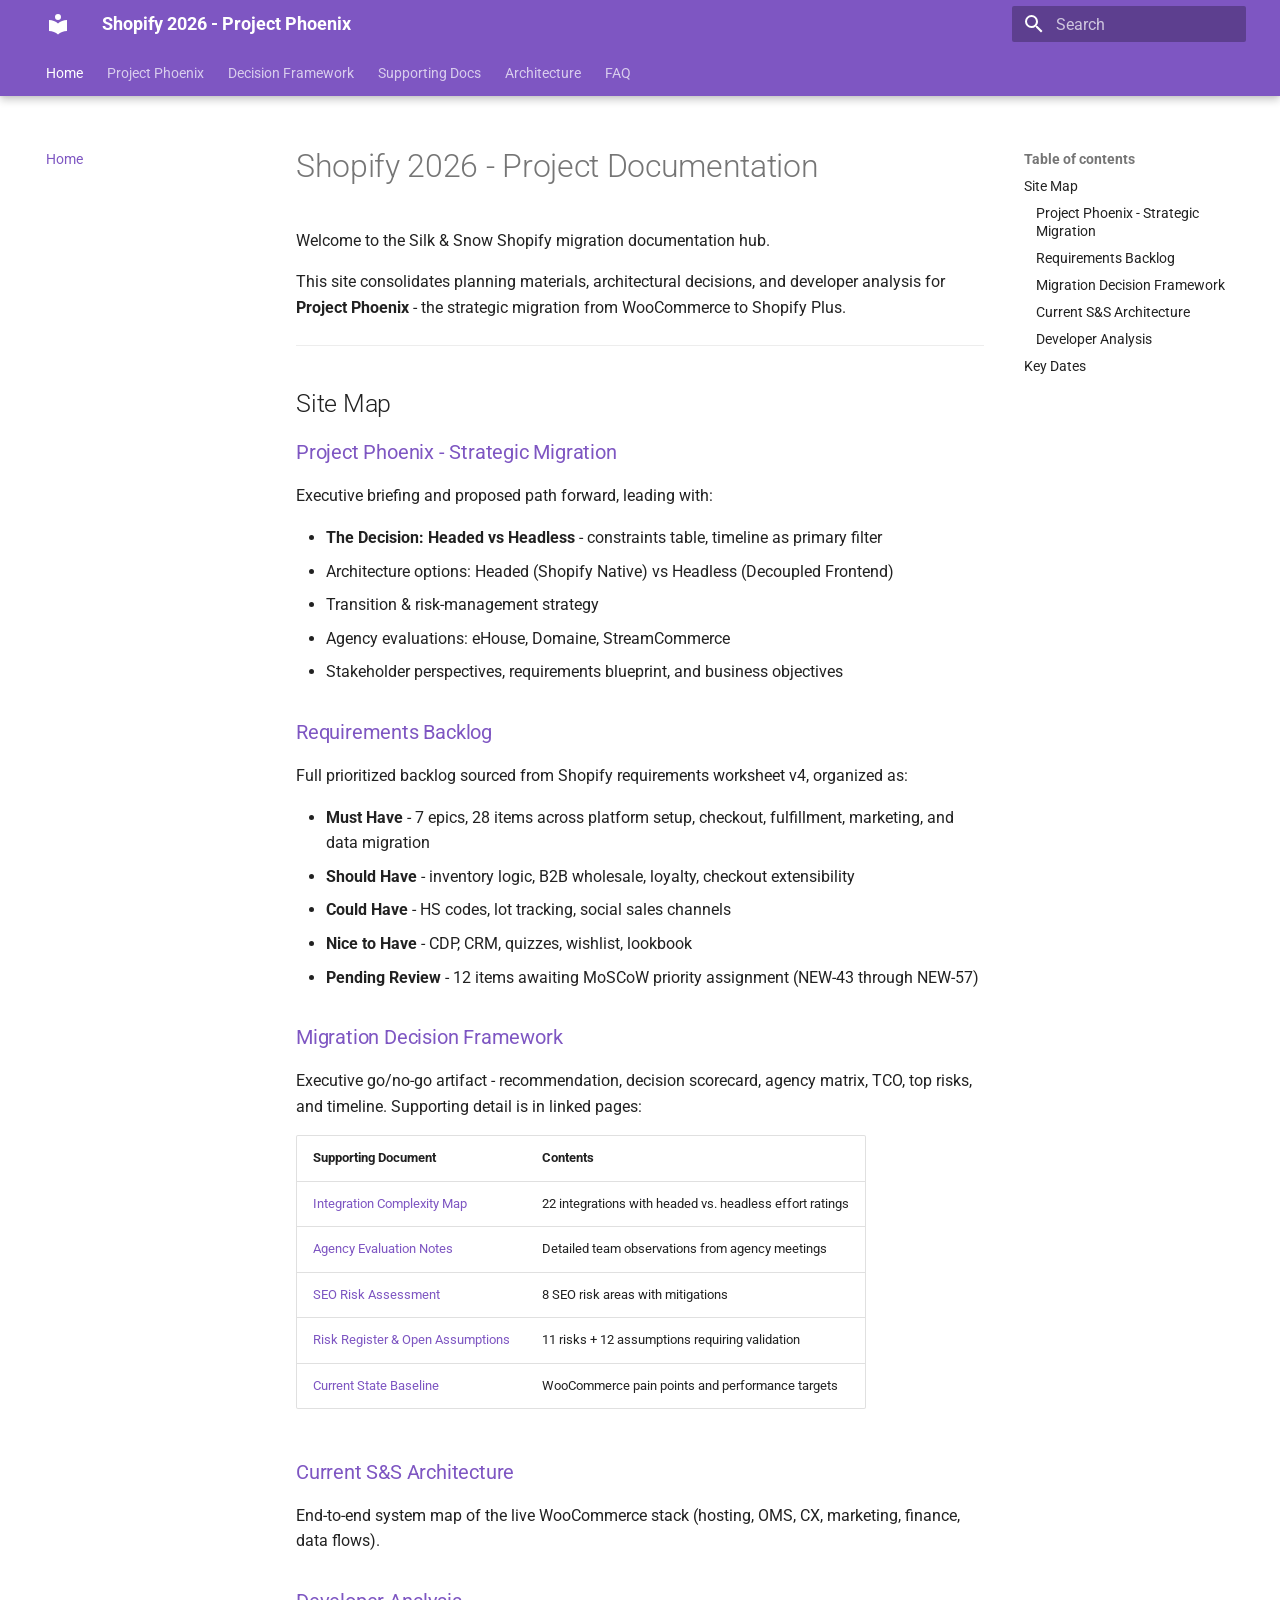
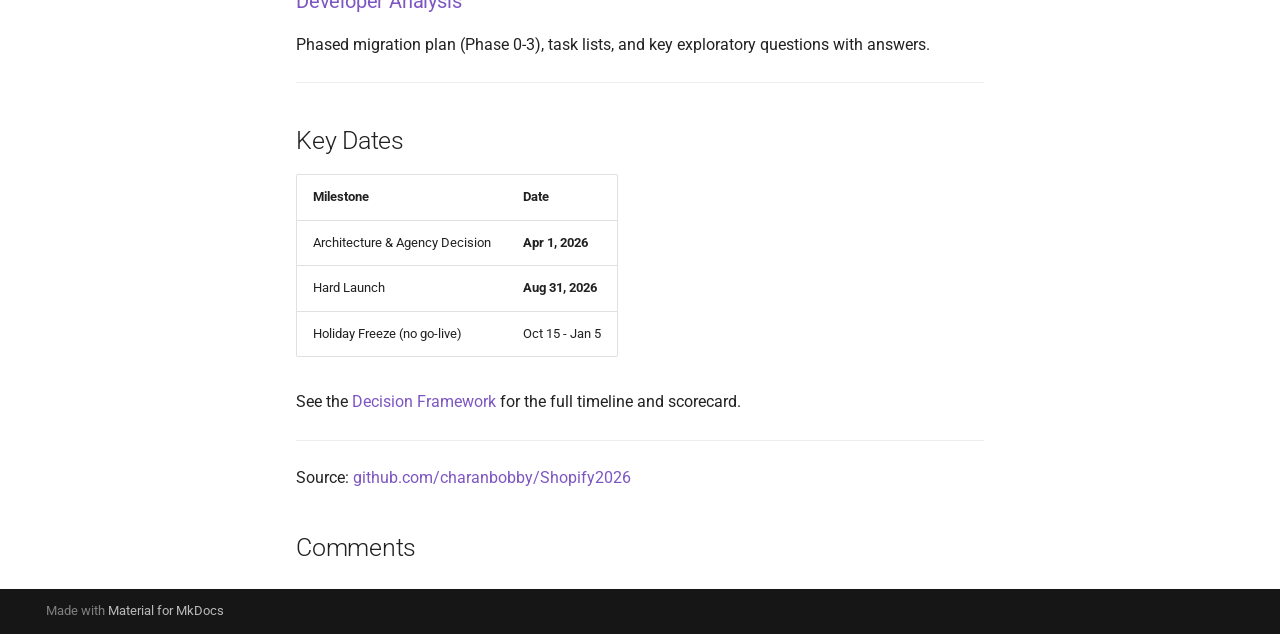
<file: index.html>
<!doctype html>
<html lang="en" class="no-js">
  <head>
    
      <meta charset="utf-8">
      <meta name="viewport" content="width=device-width,initial-scale=1">
      
      
      
        <link rel="canonical" href="https://charanbobby.github.io/Shopify2026/index.html">
      
      
      
        <link rel="next" href="project-phoenix.html">
      
      
        
      
      
      <link rel="icon" href="assets/images/favicon.png">
      <meta name="generator" content="mkdocs-1.6.1, mkdocs-material-9.7.6">
    
    
      
        <title>Shopify 2026 - Project Phoenix</title>
      
    
    
      <link rel="stylesheet" href="assets/stylesheets/main.484c7ddc.min.css">
      
        
        <link rel="stylesheet" href="assets/stylesheets/palette.ab4e12ef.min.css">
      
      


    
    
      
    
    
      
        
        
        <link rel="preconnect" href="https://fonts.gstatic.com" crossorigin>
        <link rel="stylesheet" href="https://fonts.googleapis.com/css?family=Roboto:300,300i,400,400i,700,700i%7CRoboto+Mono:400,400i,700,700i&display=fallback">
        <style>:root{--md-text-font:"Roboto";--md-code-font:"Roboto Mono"}</style>
      
    
    
      <link rel="stylesheet" href="stylesheets/extra.css">
    
    <script>__md_scope=new URL(".",location),__md_hash=e=>[...e].reduce(((e,_)=>(e<<5)-e+_.charCodeAt(0)),0),__md_get=(e,_=localStorage,t=__md_scope)=>JSON.parse(_.getItem(t.pathname+"."+e)),__md_set=(e,_,t=localStorage,a=__md_scope)=>{try{t.setItem(a.pathname+"."+e,JSON.stringify(_))}catch(e){}}</script>
    
      

    
    
  </head>
  
  
    
    
    
    
    
    <body dir="ltr" data-md-color-scheme="default" data-md-color-primary="deep-purple" data-md-color-accent="purple">
  
    
    <input class="md-toggle" data-md-toggle="drawer" type="checkbox" id="__drawer" autocomplete="off">
    <input class="md-toggle" data-md-toggle="search" type="checkbox" id="__search" autocomplete="off">
    <label class="md-overlay" for="__drawer"></label>
    <div data-md-component="skip">
      
        
        <a href="#shopify-2026-project-documentation" class="md-skip">
          Skip to content
        </a>
      
    </div>
    <div data-md-component="announce">
      
    </div>
    
    
      

  

<header class="md-header md-header--shadow md-header--lifted" data-md-component="header">
  <nav class="md-header__inner md-grid" aria-label="Header">
    <a href="index.html" title="Shopify 2026 - Project Phoenix" class="md-header__button md-logo" aria-label="Shopify 2026 - Project Phoenix" data-md-component="logo">
      
  
  <svg xmlns="http://www.w3.org/2000/svg" viewBox="0 0 24 24"><path d="M12 8a3 3 0 0 0 3-3 3 3 0 0 0-3-3 3 3 0 0 0-3 3 3 3 0 0 0 3 3m0 3.54C9.64 9.35 6.5 8 3 8v11c3.5 0 6.64 1.35 9 3.54 2.36-2.19 5.5-3.54 9-3.54V8c-3.5 0-6.64 1.35-9 3.54"/></svg>

    </a>
    <label class="md-header__button md-icon" for="__drawer">
      
      <svg xmlns="http://www.w3.org/2000/svg" viewBox="0 0 24 24"><path d="M3 6h18v2H3zm0 5h18v2H3zm0 5h18v2H3z"/></svg>
    </label>
    <div class="md-header__title" data-md-component="header-title">
      <div class="md-header__ellipsis">
        <div class="md-header__topic">
          <span class="md-ellipsis">
            Shopify 2026 - Project Phoenix
          </span>
        </div>
        <div class="md-header__topic" data-md-component="header-topic">
          <span class="md-ellipsis">
            
              Home
            
          </span>
        </div>
      </div>
    </div>
    
      
    
    
    
    
      
      
        <label class="md-header__button md-icon" for="__search">
          
          <svg xmlns="http://www.w3.org/2000/svg" viewBox="0 0 24 24"><path d="M9.5 3A6.5 6.5 0 0 1 16 9.5c0 1.61-.59 3.09-1.56 4.23l.27.27h.79l5 5-1.5 1.5-5-5v-.79l-.27-.27A6.52 6.52 0 0 1 9.5 16 6.5 6.5 0 0 1 3 9.5 6.5 6.5 0 0 1 9.5 3m0 2C7 5 5 7 5 9.5S7 14 9.5 14 14 12 14 9.5 12 5 9.5 5"/></svg>
        </label>
        <div class="md-search" data-md-component="search" role="dialog">
  <label class="md-search__overlay" for="__search"></label>
  <div class="md-search__inner" role="search">
    <form class="md-search__form" name="search">
      <input type="text" class="md-search__input" name="query" aria-label="Search" placeholder="Search" autocapitalize="off" autocorrect="off" autocomplete="off" spellcheck="false" data-md-component="search-query" required>
      <label class="md-search__icon md-icon" for="__search">
        
        <svg xmlns="http://www.w3.org/2000/svg" viewBox="0 0 24 24"><path d="M9.5 3A6.5 6.5 0 0 1 16 9.5c0 1.61-.59 3.09-1.56 4.23l.27.27h.79l5 5-1.5 1.5-5-5v-.79l-.27-.27A6.52 6.52 0 0 1 9.5 16 6.5 6.5 0 0 1 3 9.5 6.5 6.5 0 0 1 9.5 3m0 2C7 5 5 7 5 9.5S7 14 9.5 14 14 12 14 9.5 12 5 9.5 5"/></svg>
        
        <svg xmlns="http://www.w3.org/2000/svg" viewBox="0 0 24 24"><path d="M20 11v2H8l5.5 5.5-1.42 1.42L4.16 12l7.92-7.92L13.5 5.5 8 11z"/></svg>
      </label>
      <nav class="md-search__options" aria-label="Search">
        
        <button type="reset" class="md-search__icon md-icon" title="Clear" aria-label="Clear" tabindex="-1">
          
          <svg xmlns="http://www.w3.org/2000/svg" viewBox="0 0 24 24"><path d="M19 6.41 17.59 5 12 10.59 6.41 5 5 6.41 10.59 12 5 17.59 6.41 19 12 13.41 17.59 19 19 17.59 13.41 12z"/></svg>
        </button>
      </nav>
      
    </form>
    <div class="md-search__output">
      <div class="md-search__scrollwrap" tabindex="0" data-md-scrollfix>
        <div class="md-search-result" data-md-component="search-result">
          <div class="md-search-result__meta">
            Initializing search
          </div>
          <ol class="md-search-result__list" role="presentation"></ol>
        </div>
      </div>
    </div>
  </div>
</div>
      
    
    
  </nav>
  
    
      
<nav class="md-tabs" aria-label="Tabs" data-md-component="tabs">
  <div class="md-grid">
    <ul class="md-tabs__list">
      
        
  
  
  
    
  
  
    <li class="md-tabs__item md-tabs__item--active">
      <a href="index.html" class="md-tabs__link">
        
  
  
    
  
  Home

      </a>
    </li>
  

      
        
  
  
  
  
    
    
      <li class="md-tabs__item">
        <a href="project-phoenix.html" class="md-tabs__link">
          
  
  
  Project Phoenix

        </a>
      </li>
    
  

      
        
  
  
  
  
    <li class="md-tabs__item">
      <a href="decision-framework.html" class="md-tabs__link">
        
  
  
    
  
  Decision Framework

      </a>
    </li>
  

      
        
  
  
  
  
    
    
      <li class="md-tabs__item">
        <a href="integration-map.html" class="md-tabs__link">
          
  
  
  Supporting Docs

        </a>
      </li>
    
  

      
        
  
  
  
  
    
    
      <li class="md-tabs__item">
        <a href="current-sns-architecture.html" class="md-tabs__link">
          
  
  
  Architecture

        </a>
      </li>
    
  

      
        
  
  
  
  
    <li class="md-tabs__item">
      <a href="faq.html" class="md-tabs__link">
        
  
  
    
  
  FAQ

      </a>
    </li>
  

      
    </ul>
  </div>
</nav>
    
  
</header>
    
    <div class="md-container" data-md-component="container">
      
      
        
      
      <main class="md-main" data-md-component="main">
        <div class="md-main__inner md-grid">
          
            
              
              <div class="md-sidebar md-sidebar--primary" data-md-component="sidebar" data-md-type="navigation" >
                <div class="md-sidebar__scrollwrap">
                  <div class="md-sidebar__inner">
                    


  


<nav class="md-nav md-nav--primary md-nav--lifted" aria-label="Navigation" data-md-level="0">
  <label class="md-nav__title" for="__drawer">
    <a href="index.html" title="Shopify 2026 - Project Phoenix" class="md-nav__button md-logo" aria-label="Shopify 2026 - Project Phoenix" data-md-component="logo">
      
  
  <svg xmlns="http://www.w3.org/2000/svg" viewBox="0 0 24 24"><path d="M12 8a3 3 0 0 0 3-3 3 3 0 0 0-3-3 3 3 0 0 0-3 3 3 3 0 0 0 3 3m0 3.54C9.64 9.35 6.5 8 3 8v11c3.5 0 6.64 1.35 9 3.54 2.36-2.19 5.5-3.54 9-3.54V8c-3.5 0-6.64 1.35-9 3.54"/></svg>

    </a>
    Shopify 2026 - Project Phoenix
  </label>
  
  <ul class="md-nav__list" data-md-scrollfix>
    
      
      
  
  
    
  
  
  
    <li class="md-nav__item md-nav__item--active">
      
      <input class="md-nav__toggle md-toggle" type="checkbox" id="__toc">
      
      
        
      
      
        <label class="md-nav__link md-nav__link--active" for="__toc">
          
  
  
  <span class="md-ellipsis">
    
  
    Home
  

    
  </span>
  
  

          <span class="md-nav__icon md-icon"></span>
        </label>
      
      <a href="index.html" class="md-nav__link md-nav__link--active">
        
  
  
  <span class="md-ellipsis">
    
  
    Home
  

    
  </span>
  
  

      </a>
      
        

<nav class="md-nav md-nav--secondary" aria-label="Table of contents">
  
  
  
    
  
  
    <label class="md-nav__title" for="__toc">
      <span class="md-nav__icon md-icon"></span>
      Table of contents
    </label>
    <ul class="md-nav__list" data-md-component="toc" data-md-scrollfix>
      
        <li class="md-nav__item">
  <a href="#site-map" class="md-nav__link">
    <span class="md-ellipsis">
      
        Site Map
      
    </span>
  </a>
  
    <nav class="md-nav" aria-label="Site Map">
      <ul class="md-nav__list">
        
          <li class="md-nav__item">
  <a href="#project-phoenix-strategic-migration" class="md-nav__link">
    <span class="md-ellipsis">
      
        Project Phoenix - Strategic Migration
      
    </span>
  </a>
  
</li>
        
          <li class="md-nav__item">
  <a href="#requirements-backlog" class="md-nav__link">
    <span class="md-ellipsis">
      
        Requirements Backlog
      
    </span>
  </a>
  
</li>
        
          <li class="md-nav__item">
  <a href="#migration-decision-framework" class="md-nav__link">
    <span class="md-ellipsis">
      
        Migration Decision Framework
      
    </span>
  </a>
  
</li>
        
          <li class="md-nav__item">
  <a href="#current-ss-architecture" class="md-nav__link">
    <span class="md-ellipsis">
      
        Current S&amp;S Architecture
      
    </span>
  </a>
  
</li>
        
          <li class="md-nav__item">
  <a href="#developer-analysis" class="md-nav__link">
    <span class="md-ellipsis">
      
        Developer Analysis
      
    </span>
  </a>
  
</li>
        
      </ul>
    </nav>
  
</li>
      
        <li class="md-nav__item">
  <a href="#key-dates" class="md-nav__link">
    <span class="md-ellipsis">
      
        Key Dates
      
    </span>
  </a>
  
</li>
      
    </ul>
  
</nav>
      
    </li>
  

    
      
      
  
  
  
  
    
    
    
    
      
      
        
      
    
    
    <li class="md-nav__item md-nav__item--nested">
      
        
        
        <input class="md-nav__toggle md-toggle " type="checkbox" id="__nav_2" >
        
          
          <label class="md-nav__link" for="__nav_2" id="__nav_2_label" tabindex="0">
            
  
  
  <span class="md-ellipsis">
    
  
    Project Phoenix
  

    
  </span>
  
  

            <span class="md-nav__icon md-icon"></span>
          </label>
        
        <nav class="md-nav" data-md-level="1" aria-labelledby="__nav_2_label" aria-expanded="false">
          <label class="md-nav__title" for="__nav_2">
            <span class="md-nav__icon md-icon"></span>
            
  
    Project Phoenix
  

          </label>
          <ul class="md-nav__list" data-md-scrollfix>
            
              
                
  
  
  
  
    <li class="md-nav__item">
      <a href="project-phoenix.html" class="md-nav__link">
        
  
  
  <span class="md-ellipsis">
    
  
    Strategic Migration
  

    
  </span>
  
  

      </a>
    </li>
  

              
            
              
                
  
  
  
  
    <li class="md-nav__item">
      <a href="requirements-backlog.html" class="md-nav__link">
        
  
  
  <span class="md-ellipsis">
    
  
    Requirements Backlog
  

    
  </span>
  
  

      </a>
    </li>
  

              
            
          </ul>
        </nav>
      
    </li>
  

    
      
      
  
  
  
  
    <li class="md-nav__item">
      <a href="decision-framework.html" class="md-nav__link">
        
  
  
  <span class="md-ellipsis">
    
  
    Decision Framework
  

    
  </span>
  
  

      </a>
    </li>
  

    
      
      
  
  
  
  
    
    
    
    
      
      
        
      
    
    
    <li class="md-nav__item md-nav__item--nested">
      
        
        
        <input class="md-nav__toggle md-toggle " type="checkbox" id="__nav_4" >
        
          
          <label class="md-nav__link" for="__nav_4" id="__nav_4_label" tabindex="0">
            
  
  
  <span class="md-ellipsis">
    
  
    Supporting Docs
  

    
  </span>
  
  

            <span class="md-nav__icon md-icon"></span>
          </label>
        
        <nav class="md-nav" data-md-level="1" aria-labelledby="__nav_4_label" aria-expanded="false">
          <label class="md-nav__title" for="__nav_4">
            <span class="md-nav__icon md-icon"></span>
            
  
    Supporting Docs
  

          </label>
          <ul class="md-nav__list" data-md-scrollfix>
            
              
                
  
  
  
  
    <li class="md-nav__item">
      <a href="integration-map.html" class="md-nav__link">
        
  
  
  <span class="md-ellipsis">
    
  
    Integration Map
  

    
  </span>
  
  

      </a>
    </li>
  

              
            
              
                
  
  
  
  
    <li class="md-nav__item">
      <a href="agency-notes.html" class="md-nav__link">
        
  
  
  <span class="md-ellipsis">
    
  
    Agency Notes
  

    
  </span>
  
  

      </a>
    </li>
  

              
            
              
                
  
  
  
  
    <li class="md-nav__item">
      <a href="seo-risk-assessment.html" class="md-nav__link">
        
  
  
  <span class="md-ellipsis">
    
  
    SEO Risk Assessment
  

    
  </span>
  
  

      </a>
    </li>
  

              
            
              
                
  
  
  
  
    <li class="md-nav__item">
      <a href="risk-register.html" class="md-nav__link">
        
  
  
  <span class="md-ellipsis">
    
  
    Risk Register
  

    
  </span>
  
  

      </a>
    </li>
  

              
            
              
                
  
  
  
  
    <li class="md-nav__item">
      <a href="current-state-baseline.html" class="md-nav__link">
        
  
  
  <span class="md-ellipsis">
    
  
    Current State Baseline
  

    
  </span>
  
  

      </a>
    </li>
  

              
            
          </ul>
        </nav>
      
    </li>
  

    
      
      
  
  
  
  
    
    
    
    
      
      
        
      
    
    
    <li class="md-nav__item md-nav__item--nested">
      
        
        
        <input class="md-nav__toggle md-toggle " type="checkbox" id="__nav_5" >
        
          
          <label class="md-nav__link" for="__nav_5" id="__nav_5_label" tabindex="0">
            
  
  
  <span class="md-ellipsis">
    
  
    Architecture
  

    
  </span>
  
  

            <span class="md-nav__icon md-icon"></span>
          </label>
        
        <nav class="md-nav" data-md-level="1" aria-labelledby="__nav_5_label" aria-expanded="false">
          <label class="md-nav__title" for="__nav_5">
            <span class="md-nav__icon md-icon"></span>
            
  
    Architecture
  

          </label>
          <ul class="md-nav__list" data-md-scrollfix>
            
              
                
  
  
  
  
    <li class="md-nav__item">
      <a href="current-sns-architecture.html" class="md-nav__link">
        
  
  
  <span class="md-ellipsis">
    
  
    Current S&S Architecture
  

    
  </span>
  
  

      </a>
    </li>
  

              
            
              
                
  
  
  
  
    <li class="md-nav__item">
      <a href="short-term-strategy.html" class="md-nav__link">
        
  
  
  <span class="md-ellipsis">
    
  
    Short-Term Strategy
  

    
  </span>
  
  

      </a>
    </li>
  

              
            
          </ul>
        </nav>
      
    </li>
  

    
      
      
  
  
  
  
    <li class="md-nav__item">
      <a href="faq.html" class="md-nav__link">
        
  
  
  <span class="md-ellipsis">
    
  
    FAQ
  

    
  </span>
  
  

      </a>
    </li>
  

    
  </ul>
</nav>
                  </div>
                </div>
              </div>
            
            
              
              <div class="md-sidebar md-sidebar--secondary" data-md-component="sidebar" data-md-type="toc" >
                <div class="md-sidebar__scrollwrap">
                  <div class="md-sidebar__inner">
                    

<nav class="md-nav md-nav--secondary" aria-label="Table of contents">
  
  
  
    
  
  
    <label class="md-nav__title" for="__toc">
      <span class="md-nav__icon md-icon"></span>
      Table of contents
    </label>
    <ul class="md-nav__list" data-md-component="toc" data-md-scrollfix>
      
        <li class="md-nav__item">
  <a href="#site-map" class="md-nav__link">
    <span class="md-ellipsis">
      
        Site Map
      
    </span>
  </a>
  
    <nav class="md-nav" aria-label="Site Map">
      <ul class="md-nav__list">
        
          <li class="md-nav__item">
  <a href="#project-phoenix-strategic-migration" class="md-nav__link">
    <span class="md-ellipsis">
      
        Project Phoenix - Strategic Migration
      
    </span>
  </a>
  
</li>
        
          <li class="md-nav__item">
  <a href="#requirements-backlog" class="md-nav__link">
    <span class="md-ellipsis">
      
        Requirements Backlog
      
    </span>
  </a>
  
</li>
        
          <li class="md-nav__item">
  <a href="#migration-decision-framework" class="md-nav__link">
    <span class="md-ellipsis">
      
        Migration Decision Framework
      
    </span>
  </a>
  
</li>
        
          <li class="md-nav__item">
  <a href="#current-ss-architecture" class="md-nav__link">
    <span class="md-ellipsis">
      
        Current S&amp;S Architecture
      
    </span>
  </a>
  
</li>
        
          <li class="md-nav__item">
  <a href="#developer-analysis" class="md-nav__link">
    <span class="md-ellipsis">
      
        Developer Analysis
      
    </span>
  </a>
  
</li>
        
      </ul>
    </nav>
  
</li>
      
        <li class="md-nav__item">
  <a href="#key-dates" class="md-nav__link">
    <span class="md-ellipsis">
      
        Key Dates
      
    </span>
  </a>
  
</li>
      
    </ul>
  
</nav>
                  </div>
                </div>
              </div>
            
          
          
            <div class="md-content" data-md-component="content">
              
              <article class="md-content__inner md-typeset">
                
                  



<h1 id="shopify-2026-project-documentation">Shopify 2026 - Project Documentation<a class="headerlink" href="#shopify-2026-project-documentation" title="Permanent link">&para;</a></h1>
<p>Welcome to the Silk &amp; Snow Shopify migration documentation hub.</p>
<p>This site consolidates planning materials, architectural decisions, and developer analysis for <strong>Project Phoenix</strong> - the strategic migration from WooCommerce to Shopify Plus.</p>
<hr />
<h2 id="site-map">Site Map<a class="headerlink" href="#site-map" title="Permanent link">&para;</a></h2>
<h3 id="project-phoenix-strategic-migration"><a href="project-phoenix.html">Project Phoenix - Strategic Migration</a><a class="headerlink" href="#project-phoenix-strategic-migration" title="Permanent link">&para;</a></h3>
<p>Executive briefing and proposed path forward, leading with:</p>
<ul>
<li><strong>The Decision: Headed vs Headless</strong> - constraints table, timeline as primary filter</li>
<li>Architecture options: Headed (Shopify Native) vs Headless (Decoupled Frontend)</li>
<li>Transition &amp; risk-management strategy</li>
<li>Agency evaluations: eHouse, Domaine, StreamCommerce</li>
<li>Stakeholder perspectives, requirements blueprint, and business objectives</li>
</ul>
<h3 id="requirements-backlog"><a href="requirements-backlog.html">Requirements Backlog</a><a class="headerlink" href="#requirements-backlog" title="Permanent link">&para;</a></h3>
<p>Full prioritized backlog sourced from Shopify requirements worksheet v4, organized as:</p>
<ul>
<li><strong>Must Have</strong> - 7 epics, 28 items across platform setup, checkout, fulfillment, marketing, and data migration</li>
<li><strong>Should Have</strong> - inventory logic, B2B wholesale, loyalty, checkout extensibility</li>
<li><strong>Could Have</strong> - HS codes, lot tracking, social sales channels</li>
<li><strong>Nice to Have</strong> - CDP, CRM, quizzes, wishlist, lookbook</li>
<li><strong>Pending Review</strong> - 12 items awaiting MoSCoW priority assignment (NEW-43 through NEW-57)</li>
</ul>
<h3 id="migration-decision-framework"><a href="decision-framework.html">Migration Decision Framework</a><a class="headerlink" href="#migration-decision-framework" title="Permanent link">&para;</a></h3>
<p>Executive go/no-go artifact - recommendation, decision scorecard, agency matrix, TCO, top risks, and timeline. Supporting detail is in linked pages:</p>
<table>
<thead>
<tr>
<th>Supporting Document</th>
<th>Contents</th>
</tr>
</thead>
<tbody>
<tr>
<td><a href="integration-map.html">Integration Complexity Map</a></td>
<td>22 integrations with headed vs. headless effort ratings</td>
</tr>
<tr>
<td><a href="agency-notes.html">Agency Evaluation Notes</a></td>
<td>Detailed team observations from agency meetings</td>
</tr>
<tr>
<td><a href="seo-risk-assessment.html">SEO Risk Assessment</a></td>
<td>8 SEO risk areas with mitigations</td>
</tr>
<tr>
<td><a href="risk-register.html">Risk Register &amp; Open Assumptions</a></td>
<td>11 risks + 12 assumptions requiring validation</td>
</tr>
<tr>
<td><a href="current-state-baseline.html">Current State Baseline</a></td>
<td>WooCommerce pain points and performance targets</td>
</tr>
</tbody>
</table>
<h3 id="current-ss-architecture"><a href="current-sns-architecture.html">Current S&amp;S Architecture</a><a class="headerlink" href="#current-ss-architecture" title="Permanent link">&para;</a></h3>
<p>End-to-end system map of the live WooCommerce stack (hosting, OMS, CX, marketing, finance, data flows).</p>
<h3 id="developer-analysis"><a href="short-term-strategy.html">Developer Analysis</a><a class="headerlink" href="#developer-analysis" title="Permanent link">&para;</a></h3>
<p>Phased migration plan (Phase 0-3), task lists, and key exploratory questions with answers.</p>
<hr />
<h2 id="key-dates">Key Dates<a class="headerlink" href="#key-dates" title="Permanent link">&para;</a></h2>
<table>
<thead>
<tr>
<th>Milestone</th>
<th>Date</th>
</tr>
</thead>
<tbody>
<tr>
<td>Architecture &amp; Agency Decision</td>
<td><strong>Apr 1, 2026</strong></td>
</tr>
<tr>
<td>Hard Launch</td>
<td><strong>Aug 31, 2026</strong></td>
</tr>
<tr>
<td>Holiday Freeze (no go-live)</td>
<td>Oct 15 - Jan 5</td>
</tr>
</tbody>
</table>
<p>See the <a href="decision-framework.html">Decision Framework</a> for the full timeline and scorecard.</p>
<hr />
<p>Source: <a href="https://github.com/charanbobby/Shopify2026">github.com/charanbobby/Shopify2026</a></p>







  
  





<h2 id="__comments">Comments</h2>
<script src="https://giscus.app/client.js"
        data-repo="charanbobby/Shopify2026"
        data-repo-id="R_kgDORkW7oQ"
        data-category="Q&A"
        data-category-id="DIC_kwDORkW7oc4C4LSl"
        data-mapping="pathname"
        data-strict="0"
        data-reactions-enabled="1"
        data-emit-metadata="0"
        data-input-position="bottom"
        data-theme="preferred_color_scheme"
        data-lang="en"
        crossorigin="anonymous"
        async>
</script>
                
              </article>
            </div>
          
          
<script>var target=document.getElementById(location.hash.slice(1));target&&target.name&&(target.checked=target.name.startsWith("__tabbed_"))</script>
        </div>
        
          <button type="button" class="md-top md-icon" data-md-component="top" hidden>
  
  <svg xmlns="http://www.w3.org/2000/svg" viewBox="0 0 24 24"><path d="M13 20h-2V8l-5.5 5.5-1.42-1.42L12 4.16l7.92 7.92-1.42 1.42L13 8z"/></svg>
  Back to top
</button>
        
      </main>
      
        <footer class="md-footer">
  
  <div class="md-footer-meta md-typeset">
    <div class="md-footer-meta__inner md-grid">
      <div class="md-copyright">
  
  
    Made with
    <a href="https://squidfunk.github.io/mkdocs-material/" target="_blank" rel="noopener">
      Material for MkDocs
    </a>
  
</div>
      
    </div>
  </div>
</footer>
      
    </div>
    <div class="md-dialog" data-md-component="dialog">
      <div class="md-dialog__inner md-typeset"></div>
    </div>
    
      <div class="md-progress" data-md-component="progress" role="progressbar"></div>
    
    
    
      
      
      <script id="__config" type="application/json">{"annotate": null, "base": ".", "features": ["navigation.tabs", "navigation.tabs.sticky", "navigation.top", "navigation.sections", "navigation.instant", "navigation.instant.progress", "search.highlight"], "search": "assets/javascripts/workers/search.2c215733.min.js", "tags": null, "translations": {"clipboard.copied": "Copied to clipboard", "clipboard.copy": "Copy to clipboard", "search.result.more.one": "1 more on this page", "search.result.more.other": "# more on this page", "search.result.none": "No matching documents", "search.result.one": "1 matching document", "search.result.other": "# matching documents", "search.result.placeholder": "Type to start searching", "search.result.term.missing": "Missing", "select.version": "Select version"}, "version": null}</script>
    
    
      <script src="assets/javascripts/bundle.79ae519e.min.js"></script>
      
    
  </body>
</html>
</file>
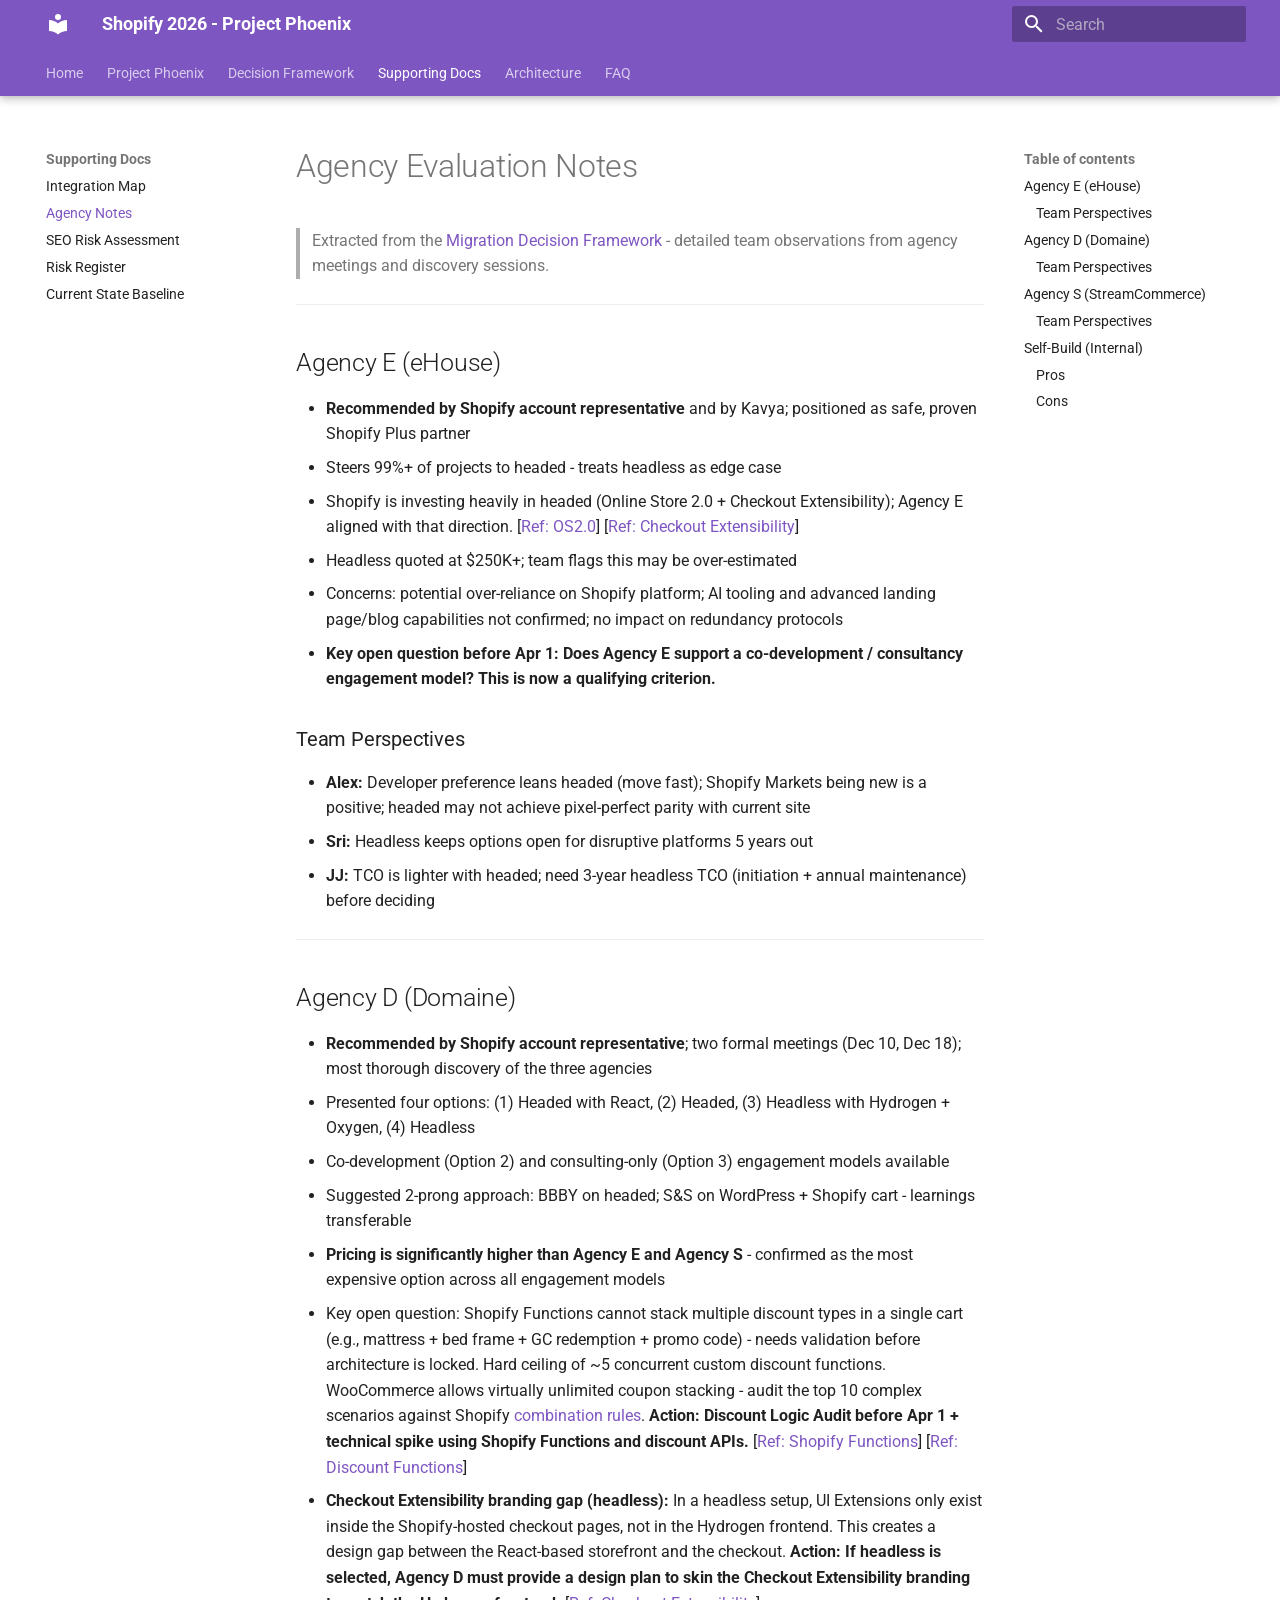
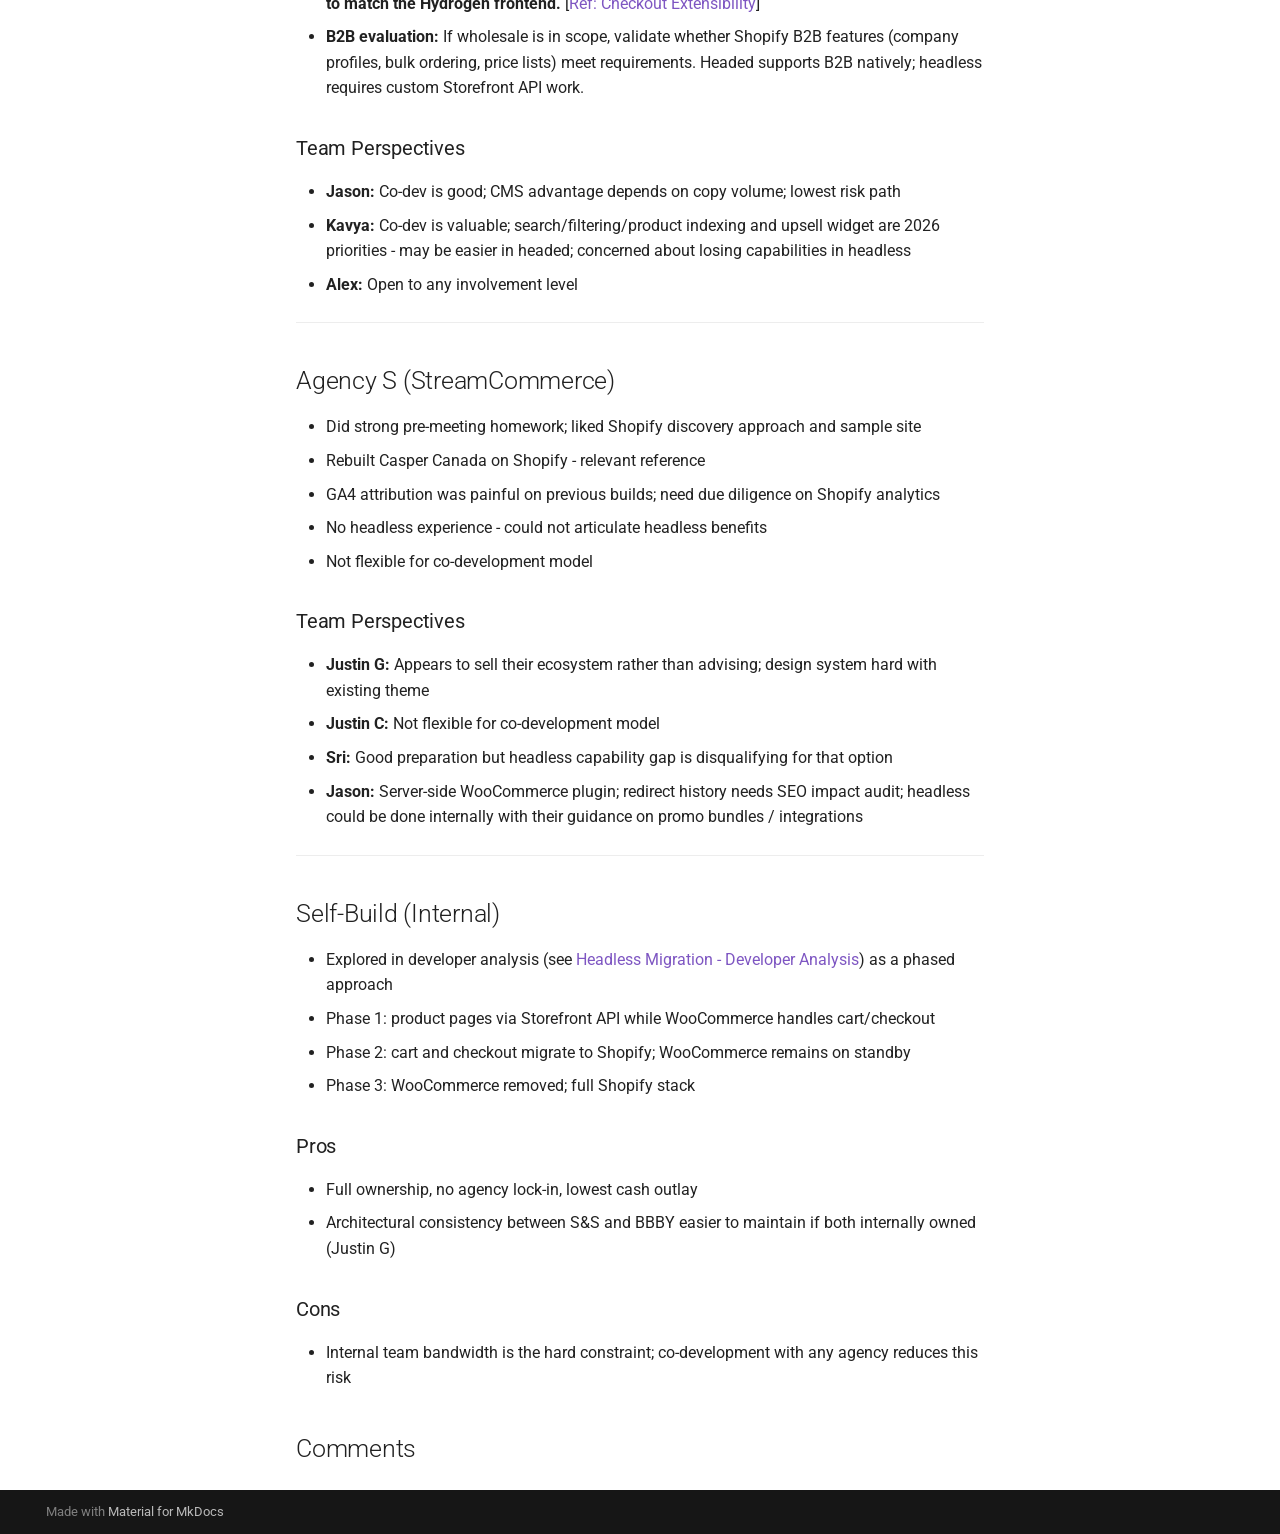
<file: agency-notes.html>
<!doctype html>
<html lang="en" class="no-js">
  <head>
    
      <meta charset="utf-8">
      <meta name="viewport" content="width=device-width,initial-scale=1">
      
      
      
        <link rel="canonical" href="https://charanbobby.github.io/Shopify2026/agency-notes.html">
      
      
        <link rel="prev" href="integration-map.html">
      
      
        <link rel="next" href="seo-risk-assessment.html">
      
      
        
      
      
      <link rel="icon" href="assets/images/favicon.png">
      <meta name="generator" content="mkdocs-1.6.1, mkdocs-material-9.7.6">
    
    
      
        <title>Agency Notes - Shopify 2026 - Project Phoenix</title>
      
    
    
      <link rel="stylesheet" href="assets/stylesheets/main.484c7ddc.min.css">
      
        
        <link rel="stylesheet" href="assets/stylesheets/palette.ab4e12ef.min.css">
      
      


    
    
      
    
    
      
        
        
        <link rel="preconnect" href="https://fonts.gstatic.com" crossorigin>
        <link rel="stylesheet" href="https://fonts.googleapis.com/css?family=Roboto:300,300i,400,400i,700,700i%7CRoboto+Mono:400,400i,700,700i&display=fallback">
        <style>:root{--md-text-font:"Roboto";--md-code-font:"Roboto Mono"}</style>
      
    
    
      <link rel="stylesheet" href="stylesheets/extra.css">
    
    <script>__md_scope=new URL(".",location),__md_hash=e=>[...e].reduce(((e,_)=>(e<<5)-e+_.charCodeAt(0)),0),__md_get=(e,_=localStorage,t=__md_scope)=>JSON.parse(_.getItem(t.pathname+"."+e)),__md_set=(e,_,t=localStorage,a=__md_scope)=>{try{t.setItem(a.pathname+"."+e,JSON.stringify(_))}catch(e){}}</script>
    
      

    
    
  </head>
  
  
    
    
    
    
    
    <body dir="ltr" data-md-color-scheme="default" data-md-color-primary="deep-purple" data-md-color-accent="purple">
  
    
    <input class="md-toggle" data-md-toggle="drawer" type="checkbox" id="__drawer" autocomplete="off">
    <input class="md-toggle" data-md-toggle="search" type="checkbox" id="__search" autocomplete="off">
    <label class="md-overlay" for="__drawer"></label>
    <div data-md-component="skip">
      
        
        <a href="#agency-evaluation-notes" class="md-skip">
          Skip to content
        </a>
      
    </div>
    <div data-md-component="announce">
      
    </div>
    
    
      

  

<header class="md-header md-header--shadow md-header--lifted" data-md-component="header">
  <nav class="md-header__inner md-grid" aria-label="Header">
    <a href="index.html" title="Shopify 2026 - Project Phoenix" class="md-header__button md-logo" aria-label="Shopify 2026 - Project Phoenix" data-md-component="logo">
      
  
  <svg xmlns="http://www.w3.org/2000/svg" viewBox="0 0 24 24"><path d="M12 8a3 3 0 0 0 3-3 3 3 0 0 0-3-3 3 3 0 0 0-3 3 3 3 0 0 0 3 3m0 3.54C9.64 9.35 6.5 8 3 8v11c3.5 0 6.64 1.35 9 3.54 2.36-2.19 5.5-3.54 9-3.54V8c-3.5 0-6.64 1.35-9 3.54"/></svg>

    </a>
    <label class="md-header__button md-icon" for="__drawer">
      
      <svg xmlns="http://www.w3.org/2000/svg" viewBox="0 0 24 24"><path d="M3 6h18v2H3zm0 5h18v2H3zm0 5h18v2H3z"/></svg>
    </label>
    <div class="md-header__title" data-md-component="header-title">
      <div class="md-header__ellipsis">
        <div class="md-header__topic">
          <span class="md-ellipsis">
            Shopify 2026 - Project Phoenix
          </span>
        </div>
        <div class="md-header__topic" data-md-component="header-topic">
          <span class="md-ellipsis">
            
              Agency Notes
            
          </span>
        </div>
      </div>
    </div>
    
      
    
    
    
    
      
      
        <label class="md-header__button md-icon" for="__search">
          
          <svg xmlns="http://www.w3.org/2000/svg" viewBox="0 0 24 24"><path d="M9.5 3A6.5 6.5 0 0 1 16 9.5c0 1.61-.59 3.09-1.56 4.23l.27.27h.79l5 5-1.5 1.5-5-5v-.79l-.27-.27A6.52 6.52 0 0 1 9.5 16 6.5 6.5 0 0 1 3 9.5 6.5 6.5 0 0 1 9.5 3m0 2C7 5 5 7 5 9.5S7 14 9.5 14 14 12 14 9.5 12 5 9.5 5"/></svg>
        </label>
        <div class="md-search" data-md-component="search" role="dialog">
  <label class="md-search__overlay" for="__search"></label>
  <div class="md-search__inner" role="search">
    <form class="md-search__form" name="search">
      <input type="text" class="md-search__input" name="query" aria-label="Search" placeholder="Search" autocapitalize="off" autocorrect="off" autocomplete="off" spellcheck="false" data-md-component="search-query" required>
      <label class="md-search__icon md-icon" for="__search">
        
        <svg xmlns="http://www.w3.org/2000/svg" viewBox="0 0 24 24"><path d="M9.5 3A6.5 6.5 0 0 1 16 9.5c0 1.61-.59 3.09-1.56 4.23l.27.27h.79l5 5-1.5 1.5-5-5v-.79l-.27-.27A6.52 6.52 0 0 1 9.5 16 6.5 6.5 0 0 1 3 9.5 6.5 6.5 0 0 1 9.5 3m0 2C7 5 5 7 5 9.5S7 14 9.5 14 14 12 14 9.5 12 5 9.5 5"/></svg>
        
        <svg xmlns="http://www.w3.org/2000/svg" viewBox="0 0 24 24"><path d="M20 11v2H8l5.5 5.5-1.42 1.42L4.16 12l7.92-7.92L13.5 5.5 8 11z"/></svg>
      </label>
      <nav class="md-search__options" aria-label="Search">
        
        <button type="reset" class="md-search__icon md-icon" title="Clear" aria-label="Clear" tabindex="-1">
          
          <svg xmlns="http://www.w3.org/2000/svg" viewBox="0 0 24 24"><path d="M19 6.41 17.59 5 12 10.59 6.41 5 5 6.41 10.59 12 5 17.59 6.41 19 12 13.41 17.59 19 19 17.59 13.41 12z"/></svg>
        </button>
      </nav>
      
    </form>
    <div class="md-search__output">
      <div class="md-search__scrollwrap" tabindex="0" data-md-scrollfix>
        <div class="md-search-result" data-md-component="search-result">
          <div class="md-search-result__meta">
            Initializing search
          </div>
          <ol class="md-search-result__list" role="presentation"></ol>
        </div>
      </div>
    </div>
  </div>
</div>
      
    
    
  </nav>
  
    
      
<nav class="md-tabs" aria-label="Tabs" data-md-component="tabs">
  <div class="md-grid">
    <ul class="md-tabs__list">
      
        
  
  
  
  
    <li class="md-tabs__item">
      <a href="index.html" class="md-tabs__link">
        
  
  
    
  
  Home

      </a>
    </li>
  

      
        
  
  
  
  
    
    
      <li class="md-tabs__item">
        <a href="project-phoenix.html" class="md-tabs__link">
          
  
  
  Project Phoenix

        </a>
      </li>
    
  

      
        
  
  
  
  
    <li class="md-tabs__item">
      <a href="decision-framework.html" class="md-tabs__link">
        
  
  
    
  
  Decision Framework

      </a>
    </li>
  

      
        
  
  
  
    
  
  
    
    
      <li class="md-tabs__item md-tabs__item--active">
        <a href="integration-map.html" class="md-tabs__link">
          
  
  
  Supporting Docs

        </a>
      </li>
    
  

      
        
  
  
  
  
    
    
      <li class="md-tabs__item">
        <a href="current-sns-architecture.html" class="md-tabs__link">
          
  
  
  Architecture

        </a>
      </li>
    
  

      
        
  
  
  
  
    <li class="md-tabs__item">
      <a href="faq.html" class="md-tabs__link">
        
  
  
    
  
  FAQ

      </a>
    </li>
  

      
    </ul>
  </div>
</nav>
    
  
</header>
    
    <div class="md-container" data-md-component="container">
      
      
        
      
      <main class="md-main" data-md-component="main">
        <div class="md-main__inner md-grid">
          
            
              
              <div class="md-sidebar md-sidebar--primary" data-md-component="sidebar" data-md-type="navigation" >
                <div class="md-sidebar__scrollwrap">
                  <div class="md-sidebar__inner">
                    


  


<nav class="md-nav md-nav--primary md-nav--lifted" aria-label="Navigation" data-md-level="0">
  <label class="md-nav__title" for="__drawer">
    <a href="index.html" title="Shopify 2026 - Project Phoenix" class="md-nav__button md-logo" aria-label="Shopify 2026 - Project Phoenix" data-md-component="logo">
      
  
  <svg xmlns="http://www.w3.org/2000/svg" viewBox="0 0 24 24"><path d="M12 8a3 3 0 0 0 3-3 3 3 0 0 0-3-3 3 3 0 0 0-3 3 3 3 0 0 0 3 3m0 3.54C9.64 9.35 6.5 8 3 8v11c3.5 0 6.64 1.35 9 3.54 2.36-2.19 5.5-3.54 9-3.54V8c-3.5 0-6.64 1.35-9 3.54"/></svg>

    </a>
    Shopify 2026 - Project Phoenix
  </label>
  
  <ul class="md-nav__list" data-md-scrollfix>
    
      
      
  
  
  
  
    <li class="md-nav__item">
      <a href="index.html" class="md-nav__link">
        
  
  
  <span class="md-ellipsis">
    
  
    Home
  

    
  </span>
  
  

      </a>
    </li>
  

    
      
      
  
  
  
  
    
    
    
    
      
      
        
      
    
    
    <li class="md-nav__item md-nav__item--nested">
      
        
        
        <input class="md-nav__toggle md-toggle " type="checkbox" id="__nav_2" >
        
          
          <label class="md-nav__link" for="__nav_2" id="__nav_2_label" tabindex="0">
            
  
  
  <span class="md-ellipsis">
    
  
    Project Phoenix
  

    
  </span>
  
  

            <span class="md-nav__icon md-icon"></span>
          </label>
        
        <nav class="md-nav" data-md-level="1" aria-labelledby="__nav_2_label" aria-expanded="false">
          <label class="md-nav__title" for="__nav_2">
            <span class="md-nav__icon md-icon"></span>
            
  
    Project Phoenix
  

          </label>
          <ul class="md-nav__list" data-md-scrollfix>
            
              
                
  
  
  
  
    <li class="md-nav__item">
      <a href="project-phoenix.html" class="md-nav__link">
        
  
  
  <span class="md-ellipsis">
    
  
    Strategic Migration
  

    
  </span>
  
  

      </a>
    </li>
  

              
            
              
                
  
  
  
  
    <li class="md-nav__item">
      <a href="requirements-backlog.html" class="md-nav__link">
        
  
  
  <span class="md-ellipsis">
    
  
    Requirements Backlog
  

    
  </span>
  
  

      </a>
    </li>
  

              
            
          </ul>
        </nav>
      
    </li>
  

    
      
      
  
  
  
  
    <li class="md-nav__item">
      <a href="decision-framework.html" class="md-nav__link">
        
  
  
  <span class="md-ellipsis">
    
  
    Decision Framework
  

    
  </span>
  
  

      </a>
    </li>
  

    
      
      
  
  
    
  
  
  
    
    
    
    
      
        
        
      
      
        
      
    
    
    <li class="md-nav__item md-nav__item--active md-nav__item--section md-nav__item--nested">
      
        
        
        <input class="md-nav__toggle md-toggle " type="checkbox" id="__nav_4" checked>
        
          
          <label class="md-nav__link" for="__nav_4" id="__nav_4_label" tabindex="">
            
  
  
  <span class="md-ellipsis">
    
  
    Supporting Docs
  

    
  </span>
  
  

            <span class="md-nav__icon md-icon"></span>
          </label>
        
        <nav class="md-nav" data-md-level="1" aria-labelledby="__nav_4_label" aria-expanded="true">
          <label class="md-nav__title" for="__nav_4">
            <span class="md-nav__icon md-icon"></span>
            
  
    Supporting Docs
  

          </label>
          <ul class="md-nav__list" data-md-scrollfix>
            
              
                
  
  
  
  
    <li class="md-nav__item">
      <a href="integration-map.html" class="md-nav__link">
        
  
  
  <span class="md-ellipsis">
    
  
    Integration Map
  

    
  </span>
  
  

      </a>
    </li>
  

              
            
              
                
  
  
    
  
  
  
    <li class="md-nav__item md-nav__item--active">
      
      <input class="md-nav__toggle md-toggle" type="checkbox" id="__toc">
      
      
        
      
      
        <label class="md-nav__link md-nav__link--active" for="__toc">
          
  
  
  <span class="md-ellipsis">
    
  
    Agency Notes
  

    
  </span>
  
  

          <span class="md-nav__icon md-icon"></span>
        </label>
      
      <a href="agency-notes.html" class="md-nav__link md-nav__link--active">
        
  
  
  <span class="md-ellipsis">
    
  
    Agency Notes
  

    
  </span>
  
  

      </a>
      
        

<nav class="md-nav md-nav--secondary" aria-label="Table of contents">
  
  
  
    
  
  
    <label class="md-nav__title" for="__toc">
      <span class="md-nav__icon md-icon"></span>
      Table of contents
    </label>
    <ul class="md-nav__list" data-md-component="toc" data-md-scrollfix>
      
        <li class="md-nav__item">
  <a href="#agency-e-ehouse" class="md-nav__link">
    <span class="md-ellipsis">
      
        Agency E (eHouse)
      
    </span>
  </a>
  
    <nav class="md-nav" aria-label="Agency E (eHouse)">
      <ul class="md-nav__list">
        
          <li class="md-nav__item">
  <a href="#team-perspectives" class="md-nav__link">
    <span class="md-ellipsis">
      
        Team Perspectives
      
    </span>
  </a>
  
</li>
        
      </ul>
    </nav>
  
</li>
      
        <li class="md-nav__item">
  <a href="#agency-d-domaine" class="md-nav__link">
    <span class="md-ellipsis">
      
        Agency D (Domaine)
      
    </span>
  </a>
  
    <nav class="md-nav" aria-label="Agency D (Domaine)">
      <ul class="md-nav__list">
        
          <li class="md-nav__item">
  <a href="#team-perspectives_1" class="md-nav__link">
    <span class="md-ellipsis">
      
        Team Perspectives
      
    </span>
  </a>
  
</li>
        
      </ul>
    </nav>
  
</li>
      
        <li class="md-nav__item">
  <a href="#agency-s-streamcommerce" class="md-nav__link">
    <span class="md-ellipsis">
      
        Agency S (StreamCommerce)
      
    </span>
  </a>
  
    <nav class="md-nav" aria-label="Agency S (StreamCommerce)">
      <ul class="md-nav__list">
        
          <li class="md-nav__item">
  <a href="#team-perspectives_2" class="md-nav__link">
    <span class="md-ellipsis">
      
        Team Perspectives
      
    </span>
  </a>
  
</li>
        
      </ul>
    </nav>
  
</li>
      
        <li class="md-nav__item">
  <a href="#self-build-internal" class="md-nav__link">
    <span class="md-ellipsis">
      
        Self-Build (Internal)
      
    </span>
  </a>
  
    <nav class="md-nav" aria-label="Self-Build (Internal)">
      <ul class="md-nav__list">
        
          <li class="md-nav__item">
  <a href="#pros" class="md-nav__link">
    <span class="md-ellipsis">
      
        Pros
      
    </span>
  </a>
  
</li>
        
          <li class="md-nav__item">
  <a href="#cons" class="md-nav__link">
    <span class="md-ellipsis">
      
        Cons
      
    </span>
  </a>
  
</li>
        
      </ul>
    </nav>
  
</li>
      
    </ul>
  
</nav>
      
    </li>
  

              
            
              
                
  
  
  
  
    <li class="md-nav__item">
      <a href="seo-risk-assessment.html" class="md-nav__link">
        
  
  
  <span class="md-ellipsis">
    
  
    SEO Risk Assessment
  

    
  </span>
  
  

      </a>
    </li>
  

              
            
              
                
  
  
  
  
    <li class="md-nav__item">
      <a href="risk-register.html" class="md-nav__link">
        
  
  
  <span class="md-ellipsis">
    
  
    Risk Register
  

    
  </span>
  
  

      </a>
    </li>
  

              
            
              
                
  
  
  
  
    <li class="md-nav__item">
      <a href="current-state-baseline.html" class="md-nav__link">
        
  
  
  <span class="md-ellipsis">
    
  
    Current State Baseline
  

    
  </span>
  
  

      </a>
    </li>
  

              
            
          </ul>
        </nav>
      
    </li>
  

    
      
      
  
  
  
  
    
    
    
    
      
      
        
      
    
    
    <li class="md-nav__item md-nav__item--nested">
      
        
        
        <input class="md-nav__toggle md-toggle " type="checkbox" id="__nav_5" >
        
          
          <label class="md-nav__link" for="__nav_5" id="__nav_5_label" tabindex="0">
            
  
  
  <span class="md-ellipsis">
    
  
    Architecture
  

    
  </span>
  
  

            <span class="md-nav__icon md-icon"></span>
          </label>
        
        <nav class="md-nav" data-md-level="1" aria-labelledby="__nav_5_label" aria-expanded="false">
          <label class="md-nav__title" for="__nav_5">
            <span class="md-nav__icon md-icon"></span>
            
  
    Architecture
  

          </label>
          <ul class="md-nav__list" data-md-scrollfix>
            
              
                
  
  
  
  
    <li class="md-nav__item">
      <a href="current-sns-architecture.html" class="md-nav__link">
        
  
  
  <span class="md-ellipsis">
    
  
    Current S&S Architecture
  

    
  </span>
  
  

      </a>
    </li>
  

              
            
              
                
  
  
  
  
    <li class="md-nav__item">
      <a href="short-term-strategy.html" class="md-nav__link">
        
  
  
  <span class="md-ellipsis">
    
  
    Short-Term Strategy
  

    
  </span>
  
  

      </a>
    </li>
  

              
            
          </ul>
        </nav>
      
    </li>
  

    
      
      
  
  
  
  
    <li class="md-nav__item">
      <a href="faq.html" class="md-nav__link">
        
  
  
  <span class="md-ellipsis">
    
  
    FAQ
  

    
  </span>
  
  

      </a>
    </li>
  

    
  </ul>
</nav>
                  </div>
                </div>
              </div>
            
            
              
              <div class="md-sidebar md-sidebar--secondary" data-md-component="sidebar" data-md-type="toc" >
                <div class="md-sidebar__scrollwrap">
                  <div class="md-sidebar__inner">
                    

<nav class="md-nav md-nav--secondary" aria-label="Table of contents">
  
  
  
    
  
  
    <label class="md-nav__title" for="__toc">
      <span class="md-nav__icon md-icon"></span>
      Table of contents
    </label>
    <ul class="md-nav__list" data-md-component="toc" data-md-scrollfix>
      
        <li class="md-nav__item">
  <a href="#agency-e-ehouse" class="md-nav__link">
    <span class="md-ellipsis">
      
        Agency E (eHouse)
      
    </span>
  </a>
  
    <nav class="md-nav" aria-label="Agency E (eHouse)">
      <ul class="md-nav__list">
        
          <li class="md-nav__item">
  <a href="#team-perspectives" class="md-nav__link">
    <span class="md-ellipsis">
      
        Team Perspectives
      
    </span>
  </a>
  
</li>
        
      </ul>
    </nav>
  
</li>
      
        <li class="md-nav__item">
  <a href="#agency-d-domaine" class="md-nav__link">
    <span class="md-ellipsis">
      
        Agency D (Domaine)
      
    </span>
  </a>
  
    <nav class="md-nav" aria-label="Agency D (Domaine)">
      <ul class="md-nav__list">
        
          <li class="md-nav__item">
  <a href="#team-perspectives_1" class="md-nav__link">
    <span class="md-ellipsis">
      
        Team Perspectives
      
    </span>
  </a>
  
</li>
        
      </ul>
    </nav>
  
</li>
      
        <li class="md-nav__item">
  <a href="#agency-s-streamcommerce" class="md-nav__link">
    <span class="md-ellipsis">
      
        Agency S (StreamCommerce)
      
    </span>
  </a>
  
    <nav class="md-nav" aria-label="Agency S (StreamCommerce)">
      <ul class="md-nav__list">
        
          <li class="md-nav__item">
  <a href="#team-perspectives_2" class="md-nav__link">
    <span class="md-ellipsis">
      
        Team Perspectives
      
    </span>
  </a>
  
</li>
        
      </ul>
    </nav>
  
</li>
      
        <li class="md-nav__item">
  <a href="#self-build-internal" class="md-nav__link">
    <span class="md-ellipsis">
      
        Self-Build (Internal)
      
    </span>
  </a>
  
    <nav class="md-nav" aria-label="Self-Build (Internal)">
      <ul class="md-nav__list">
        
          <li class="md-nav__item">
  <a href="#pros" class="md-nav__link">
    <span class="md-ellipsis">
      
        Pros
      
    </span>
  </a>
  
</li>
        
          <li class="md-nav__item">
  <a href="#cons" class="md-nav__link">
    <span class="md-ellipsis">
      
        Cons
      
    </span>
  </a>
  
</li>
        
      </ul>
    </nav>
  
</li>
      
    </ul>
  
</nav>
                  </div>
                </div>
              </div>
            
          
          
            <div class="md-content" data-md-component="content">
              
              <article class="md-content__inner md-typeset">
                
                  



<h1 id="agency-evaluation-notes">Agency Evaluation Notes<a class="headerlink" href="#agency-evaluation-notes" title="Permanent link">&para;</a></h1>
<blockquote>
<p>Extracted from the <a href="decision-framework.html">Migration Decision Framework</a> - detailed team observations from agency meetings and discovery sessions.</p>
</blockquote>
<hr />
<h2 id="agency-e-ehouse">Agency E (eHouse)<a class="headerlink" href="#agency-e-ehouse" title="Permanent link">&para;</a></h2>
<ul>
<li><strong>Recommended by Shopify account representative</strong> and by Kavya; positioned as safe, proven Shopify Plus partner</li>
<li>Steers 99%+ of projects to headed - treats headless as edge case</li>
<li>Shopify is investing heavily in headed (Online Store 2.0 + Checkout Extensibility); Agency E aligned with that direction. [<a href="https://shopify.dev/docs/storefronts/themes/os20">Ref: OS2.0</a>] [<a href="https://shopify.dev/docs/apps/build/checkout">Ref: Checkout Extensibility</a>]</li>
<li>Headless quoted at $250K+; team flags this may be over-estimated</li>
<li>Concerns: potential over-reliance on Shopify platform; AI tooling and advanced landing page/blog capabilities not confirmed; no impact on redundancy protocols</li>
<li><strong>Key open question before Apr 1: Does Agency E support a co-development / consultancy engagement model? This is now a qualifying criterion.</strong></li>
</ul>
<h3 id="team-perspectives">Team Perspectives<a class="headerlink" href="#team-perspectives" title="Permanent link">&para;</a></h3>
<ul>
<li><strong>Alex:</strong> Developer preference leans headed (move fast); Shopify Markets being new is a positive; headed may not achieve pixel-perfect parity with current site</li>
<li><strong>Sri:</strong> Headless keeps options open for disruptive platforms 5 years out</li>
<li><strong>JJ:</strong> TCO is lighter with headed; need 3-year headless TCO (initiation + annual maintenance) before deciding</li>
</ul>
<hr />
<h2 id="agency-d-domaine">Agency D (Domaine)<a class="headerlink" href="#agency-d-domaine" title="Permanent link">&para;</a></h2>
<ul>
<li><strong>Recommended by Shopify account representative</strong>; two formal meetings (Dec 10, Dec 18); most thorough discovery of the three agencies</li>
<li>Presented four options: (1) Headed with React, (2) Headed, (3) Headless with Hydrogen + Oxygen, (4) Headless</li>
<li>Co-development (Option 2) and consulting-only (Option 3) engagement models available</li>
<li>Suggested 2-prong approach: BBBY on headed; S&amp;S on WordPress + Shopify cart - learnings transferable</li>
<li><strong>Pricing is significantly higher than Agency E and Agency S</strong> - confirmed as the most expensive option across all engagement models</li>
<li>Key open question: Shopify Functions cannot stack multiple discount types in a single cart (e.g., mattress + bed frame + GC redemption + promo code) - needs validation before architecture is locked. Hard ceiling of ~5 concurrent custom discount functions. WooCommerce allows virtually unlimited coupon stacking - audit the top 10 complex scenarios against Shopify <a href="https://help.shopify.com/en/manual/discounts/combining-discounts">combination rules</a>. <strong>Action: Discount Logic Audit before Apr 1 + technical spike using Shopify Functions and discount APIs.</strong> [<a href="https://shopify.dev/docs/api/functions">Ref: Shopify Functions</a>] [<a href="https://shopify.dev/docs/apps/discounts/functions">Ref: Discount Functions</a>]</li>
<li><strong>Checkout Extensibility branding gap (headless):</strong> In a headless setup, UI Extensions only exist inside the Shopify-hosted checkout pages, not in the Hydrogen frontend. This creates a design gap between the React-based storefront and the checkout. <strong>Action: If headless is selected, Agency D must provide a design plan to skin the Checkout Extensibility branding to match the Hydrogen frontend.</strong> [<a href="https://shopify.dev/docs/apps/build/checkout">Ref: Checkout Extensibility</a>]</li>
<li><strong>B2B evaluation:</strong> If wholesale is in scope, validate whether Shopify B2B features (company profiles, bulk ordering, price lists) meet requirements. Headed supports B2B natively; headless requires custom Storefront API work.</li>
</ul>
<h3 id="team-perspectives_1">Team Perspectives<a class="headerlink" href="#team-perspectives_1" title="Permanent link">&para;</a></h3>
<ul>
<li><strong>Jason:</strong> Co-dev is good; CMS advantage depends on copy volume; lowest risk path</li>
<li><strong>Kavya:</strong> Co-dev is valuable; search/filtering/product indexing and upsell widget are 2026 priorities - may be easier in headed; concerned about losing capabilities in headless</li>
<li><strong>Alex:</strong> Open to any involvement level</li>
</ul>
<hr />
<h2 id="agency-s-streamcommerce">Agency S (StreamCommerce)<a class="headerlink" href="#agency-s-streamcommerce" title="Permanent link">&para;</a></h2>
<ul>
<li>Did strong pre-meeting homework; liked Shopify discovery approach and sample site</li>
<li>Rebuilt Casper Canada on Shopify - relevant reference</li>
<li>GA4 attribution was painful on previous builds; need due diligence on Shopify analytics</li>
<li>No headless experience - could not articulate headless benefits</li>
<li>Not flexible for co-development model</li>
</ul>
<h3 id="team-perspectives_2">Team Perspectives<a class="headerlink" href="#team-perspectives_2" title="Permanent link">&para;</a></h3>
<ul>
<li><strong>Justin G:</strong> Appears to sell their ecosystem rather than advising; design system hard with existing theme</li>
<li><strong>Justin C:</strong> Not flexible for co-development model</li>
<li><strong>Sri:</strong> Good preparation but headless capability gap is disqualifying for that option</li>
<li><strong>Jason:</strong> Server-side WooCommerce plugin; redirect history needs SEO impact audit; headless could be done internally with their guidance on promo bundles / integrations</li>
</ul>
<hr />
<h2 id="self-build-internal">Self-Build (Internal)<a class="headerlink" href="#self-build-internal" title="Permanent link">&para;</a></h2>
<ul>
<li>Explored in developer analysis (see <a href="short-term-strategy.html">Headless Migration - Developer Analysis</a>) as a phased approach</li>
<li>Phase 1: product pages via Storefront API while WooCommerce handles cart/checkout</li>
<li>Phase 2: cart and checkout migrate to Shopify; WooCommerce remains on standby</li>
<li>Phase 3: WooCommerce removed; full Shopify stack</li>
</ul>
<h3 id="pros">Pros<a class="headerlink" href="#pros" title="Permanent link">&para;</a></h3>
<ul>
<li>Full ownership, no agency lock-in, lowest cash outlay</li>
<li>Architectural consistency between S&amp;S and BBBY easier to maintain if both internally owned (Justin G)</li>
</ul>
<h3 id="cons">Cons<a class="headerlink" href="#cons" title="Permanent link">&para;</a></h3>
<ul>
<li>Internal team bandwidth is the hard constraint; co-development with any agency reduces this risk</li>
</ul>







  
  





<h2 id="__comments">Comments</h2>
<script src="https://giscus.app/client.js"
        data-repo="charanbobby/Shopify2026"
        data-repo-id="R_kgDORkW7oQ"
        data-category="Q&A"
        data-category-id="DIC_kwDORkW7oc4C4LSl"
        data-mapping="pathname"
        data-strict="0"
        data-reactions-enabled="1"
        data-emit-metadata="0"
        data-input-position="bottom"
        data-theme="preferred_color_scheme"
        data-lang="en"
        crossorigin="anonymous"
        async>
</script>
                
              </article>
            </div>
          
          
<script>var target=document.getElementById(location.hash.slice(1));target&&target.name&&(target.checked=target.name.startsWith("__tabbed_"))</script>
        </div>
        
          <button type="button" class="md-top md-icon" data-md-component="top" hidden>
  
  <svg xmlns="http://www.w3.org/2000/svg" viewBox="0 0 24 24"><path d="M13 20h-2V8l-5.5 5.5-1.42-1.42L12 4.16l7.92 7.92-1.42 1.42L13 8z"/></svg>
  Back to top
</button>
        
      </main>
      
        <footer class="md-footer">
  
  <div class="md-footer-meta md-typeset">
    <div class="md-footer-meta__inner md-grid">
      <div class="md-copyright">
  
  
    Made with
    <a href="https://squidfunk.github.io/mkdocs-material/" target="_blank" rel="noopener">
      Material for MkDocs
    </a>
  
</div>
      
    </div>
  </div>
</footer>
      
    </div>
    <div class="md-dialog" data-md-component="dialog">
      <div class="md-dialog__inner md-typeset"></div>
    </div>
    
      <div class="md-progress" data-md-component="progress" role="progressbar"></div>
    
    
    
      
      
      <script id="__config" type="application/json">{"annotate": null, "base": ".", "features": ["navigation.tabs", "navigation.tabs.sticky", "navigation.top", "navigation.sections", "navigation.instant", "navigation.instant.progress", "search.highlight"], "search": "assets/javascripts/workers/search.2c215733.min.js", "tags": null, "translations": {"clipboard.copied": "Copied to clipboard", "clipboard.copy": "Copy to clipboard", "search.result.more.one": "1 more on this page", "search.result.more.other": "# more on this page", "search.result.none": "No matching documents", "search.result.one": "1 matching document", "search.result.other": "# matching documents", "search.result.placeholder": "Type to start searching", "search.result.term.missing": "Missing", "select.version": "Select version"}, "version": null}</script>
    
    
      <script src="assets/javascripts/bundle.79ae519e.min.js"></script>
      
    
  </body>
</html>
</file>
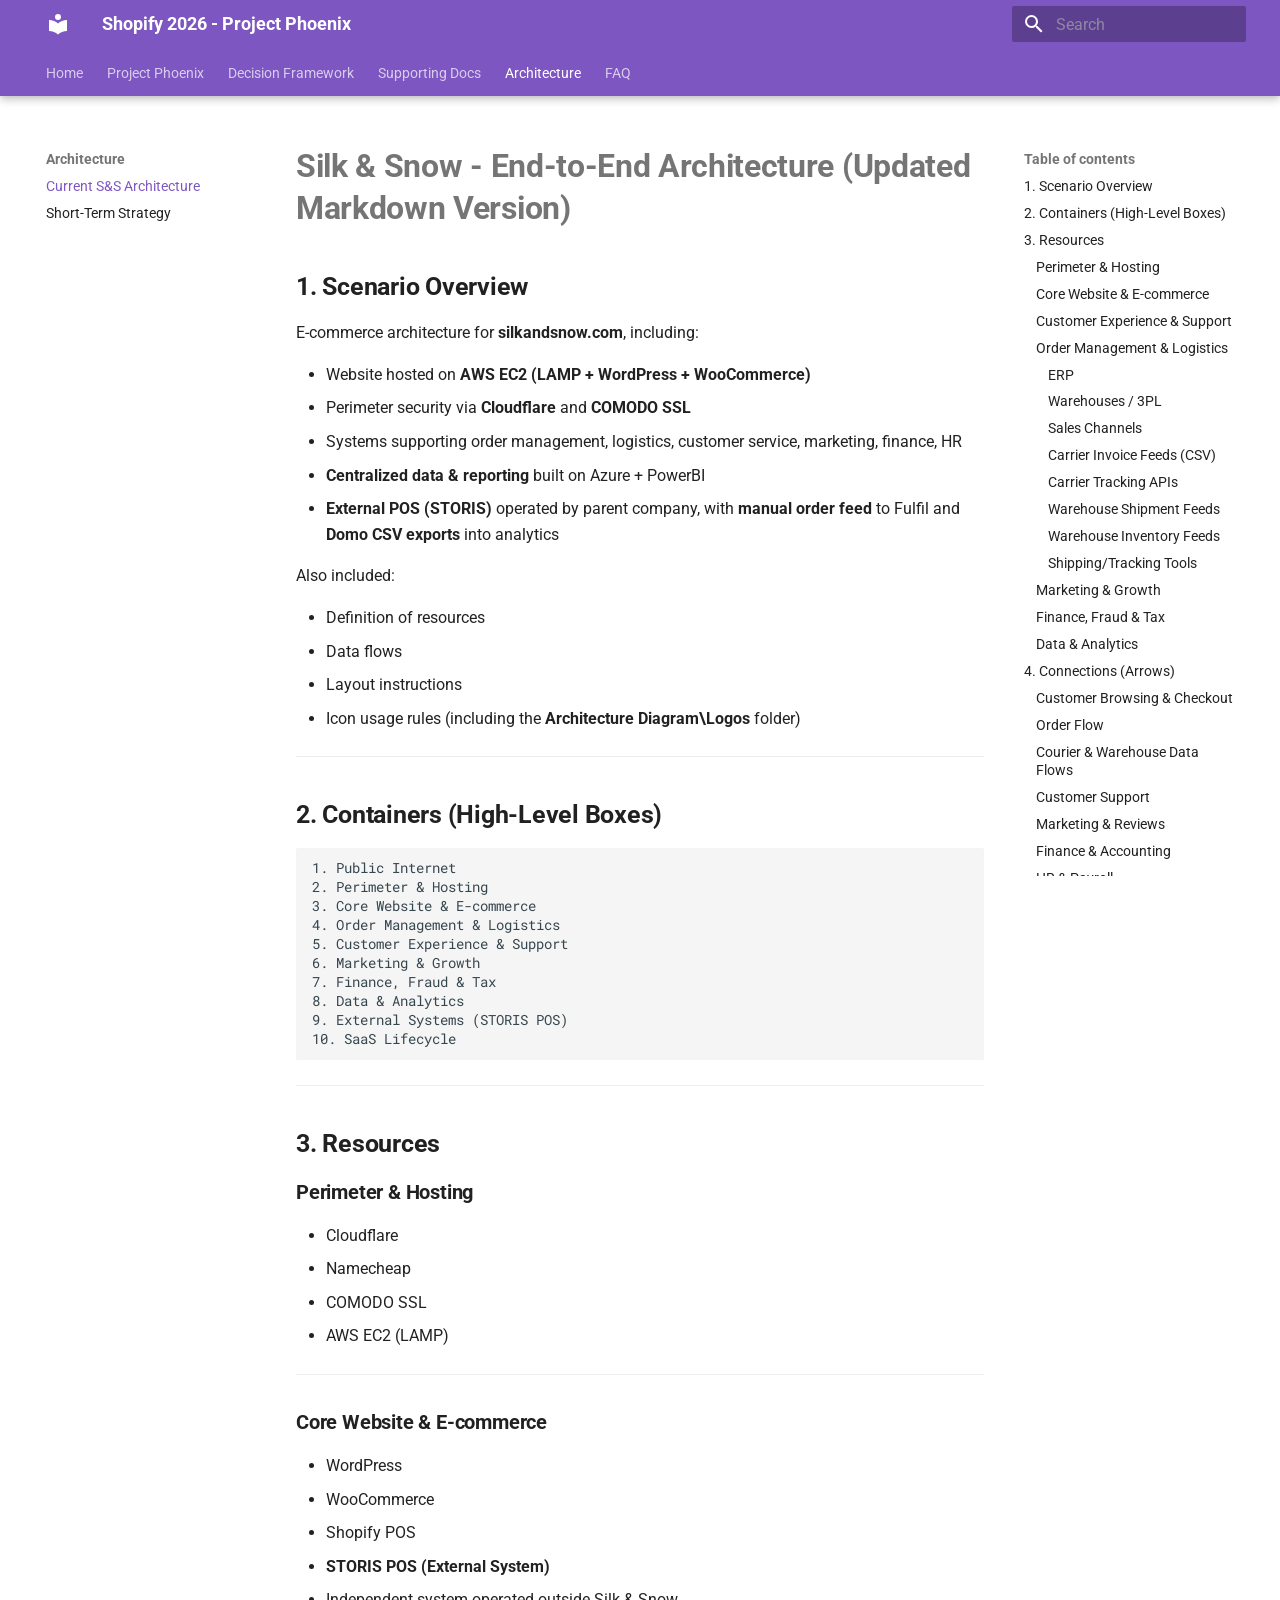
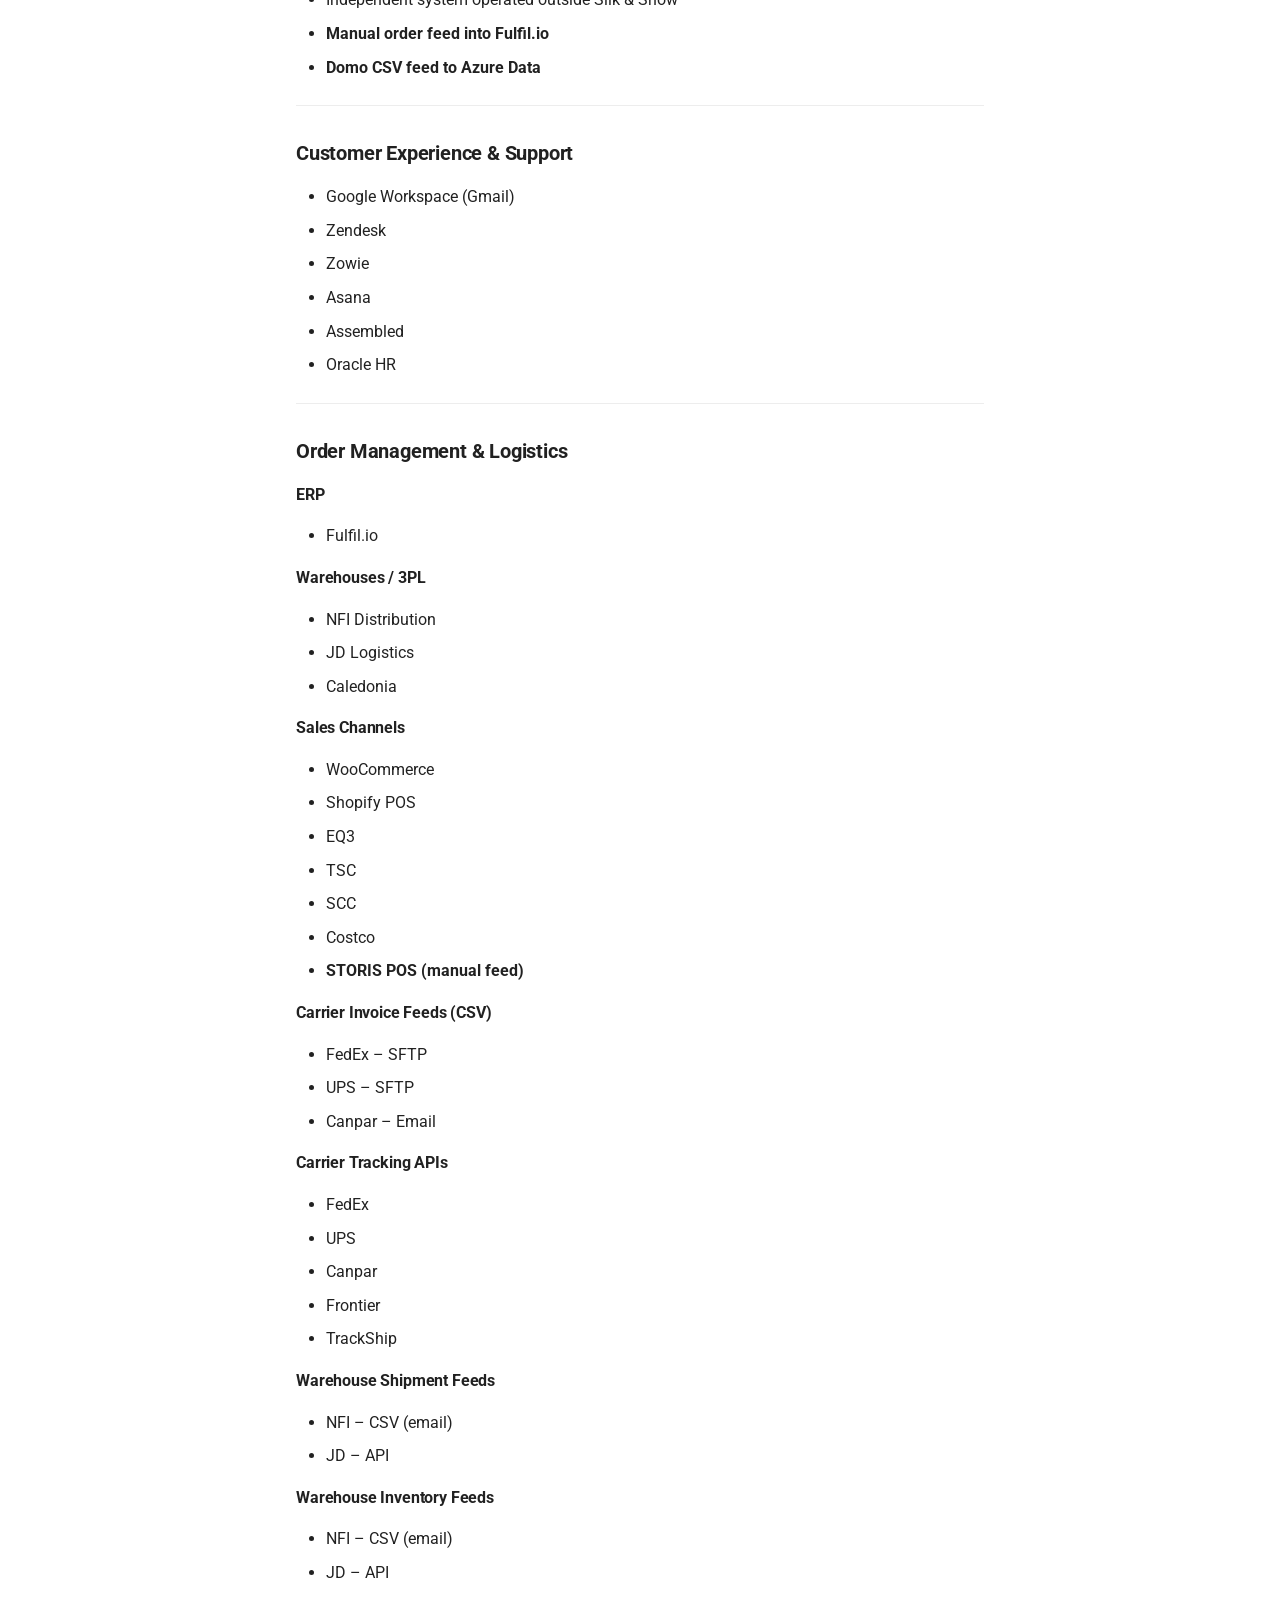
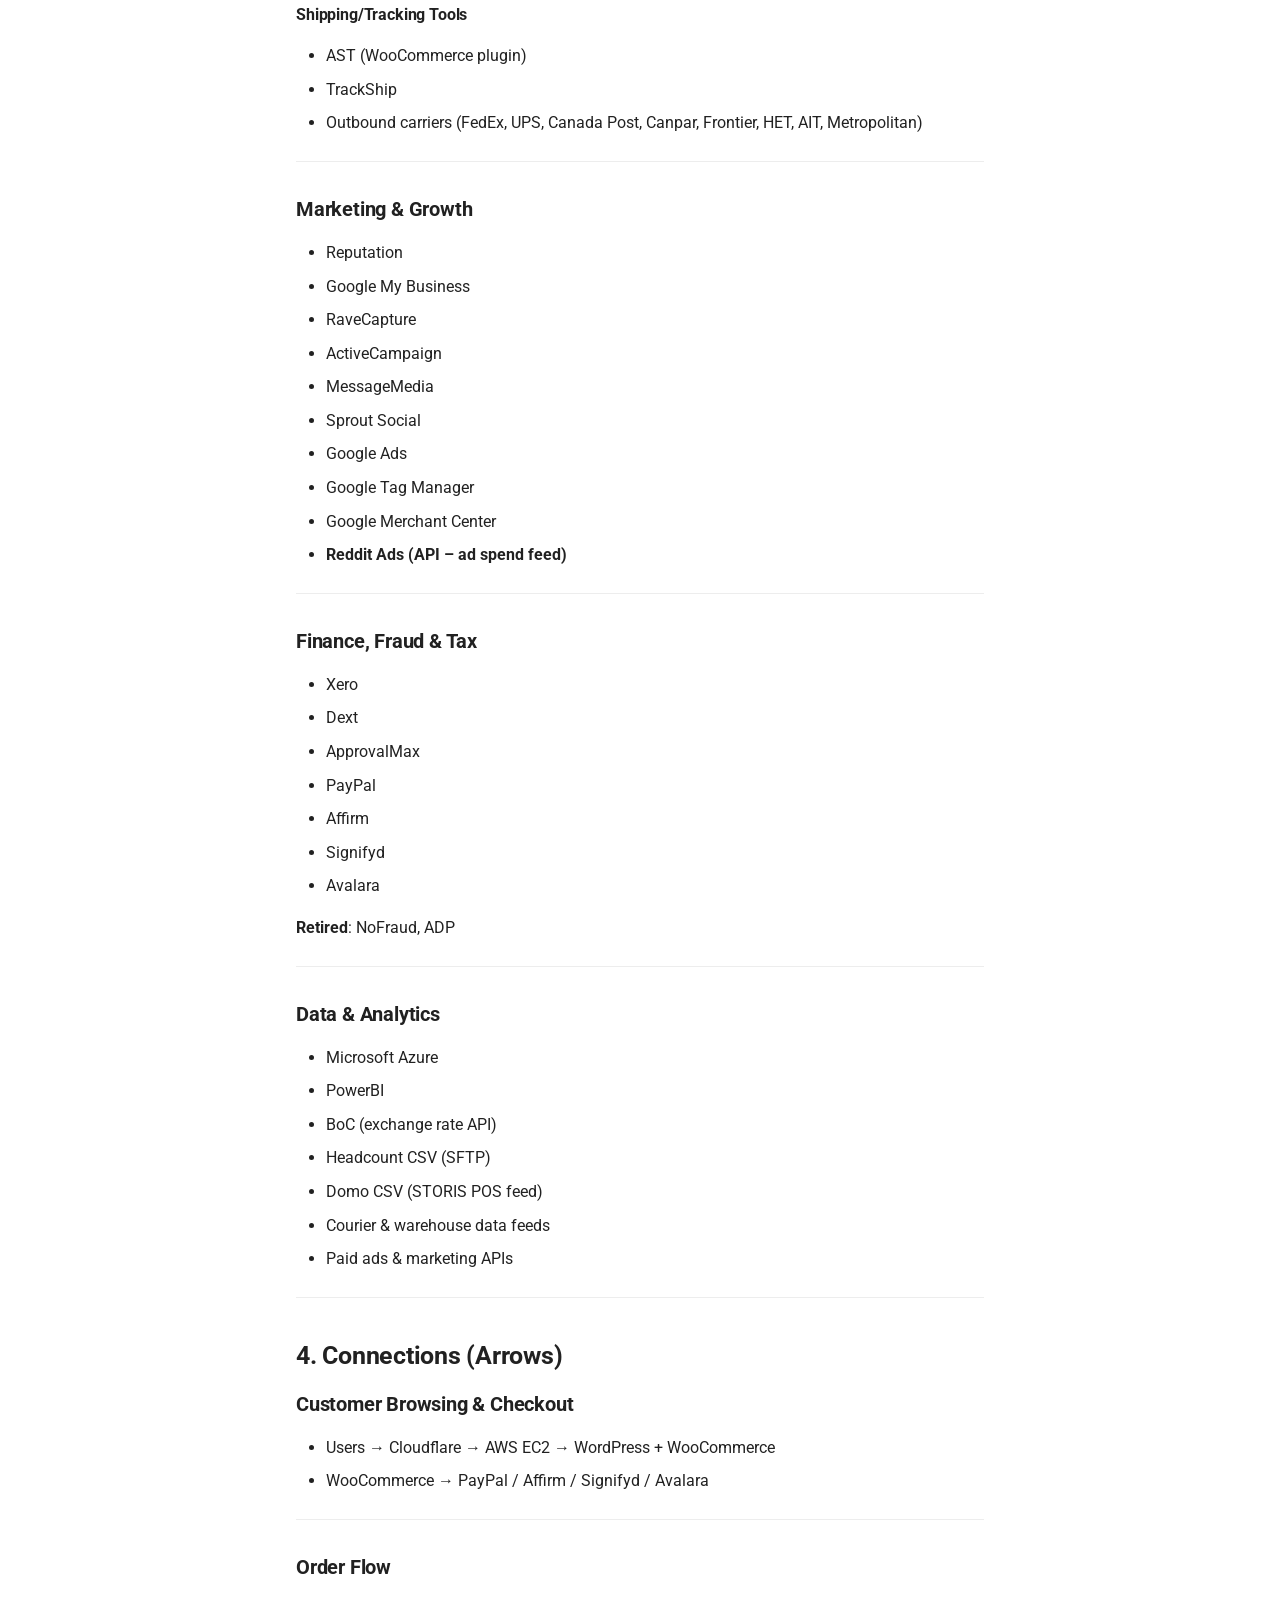
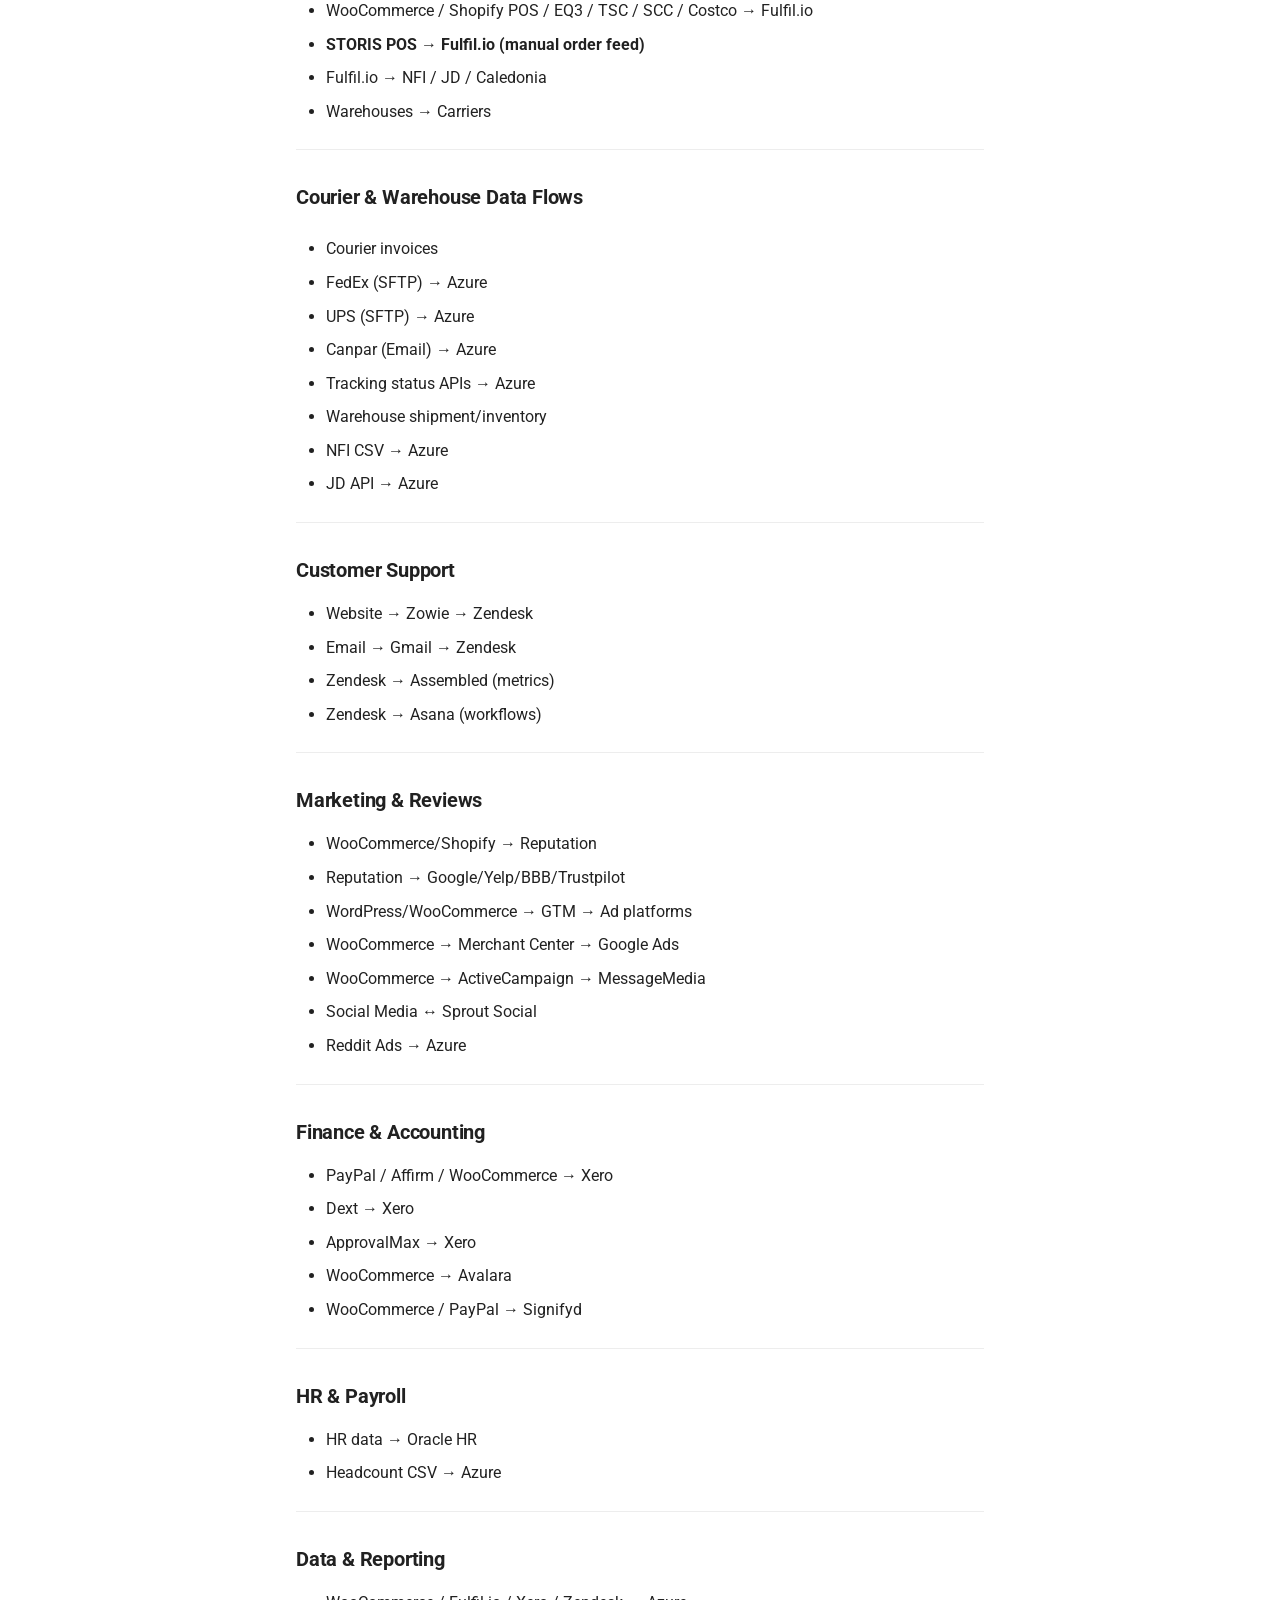
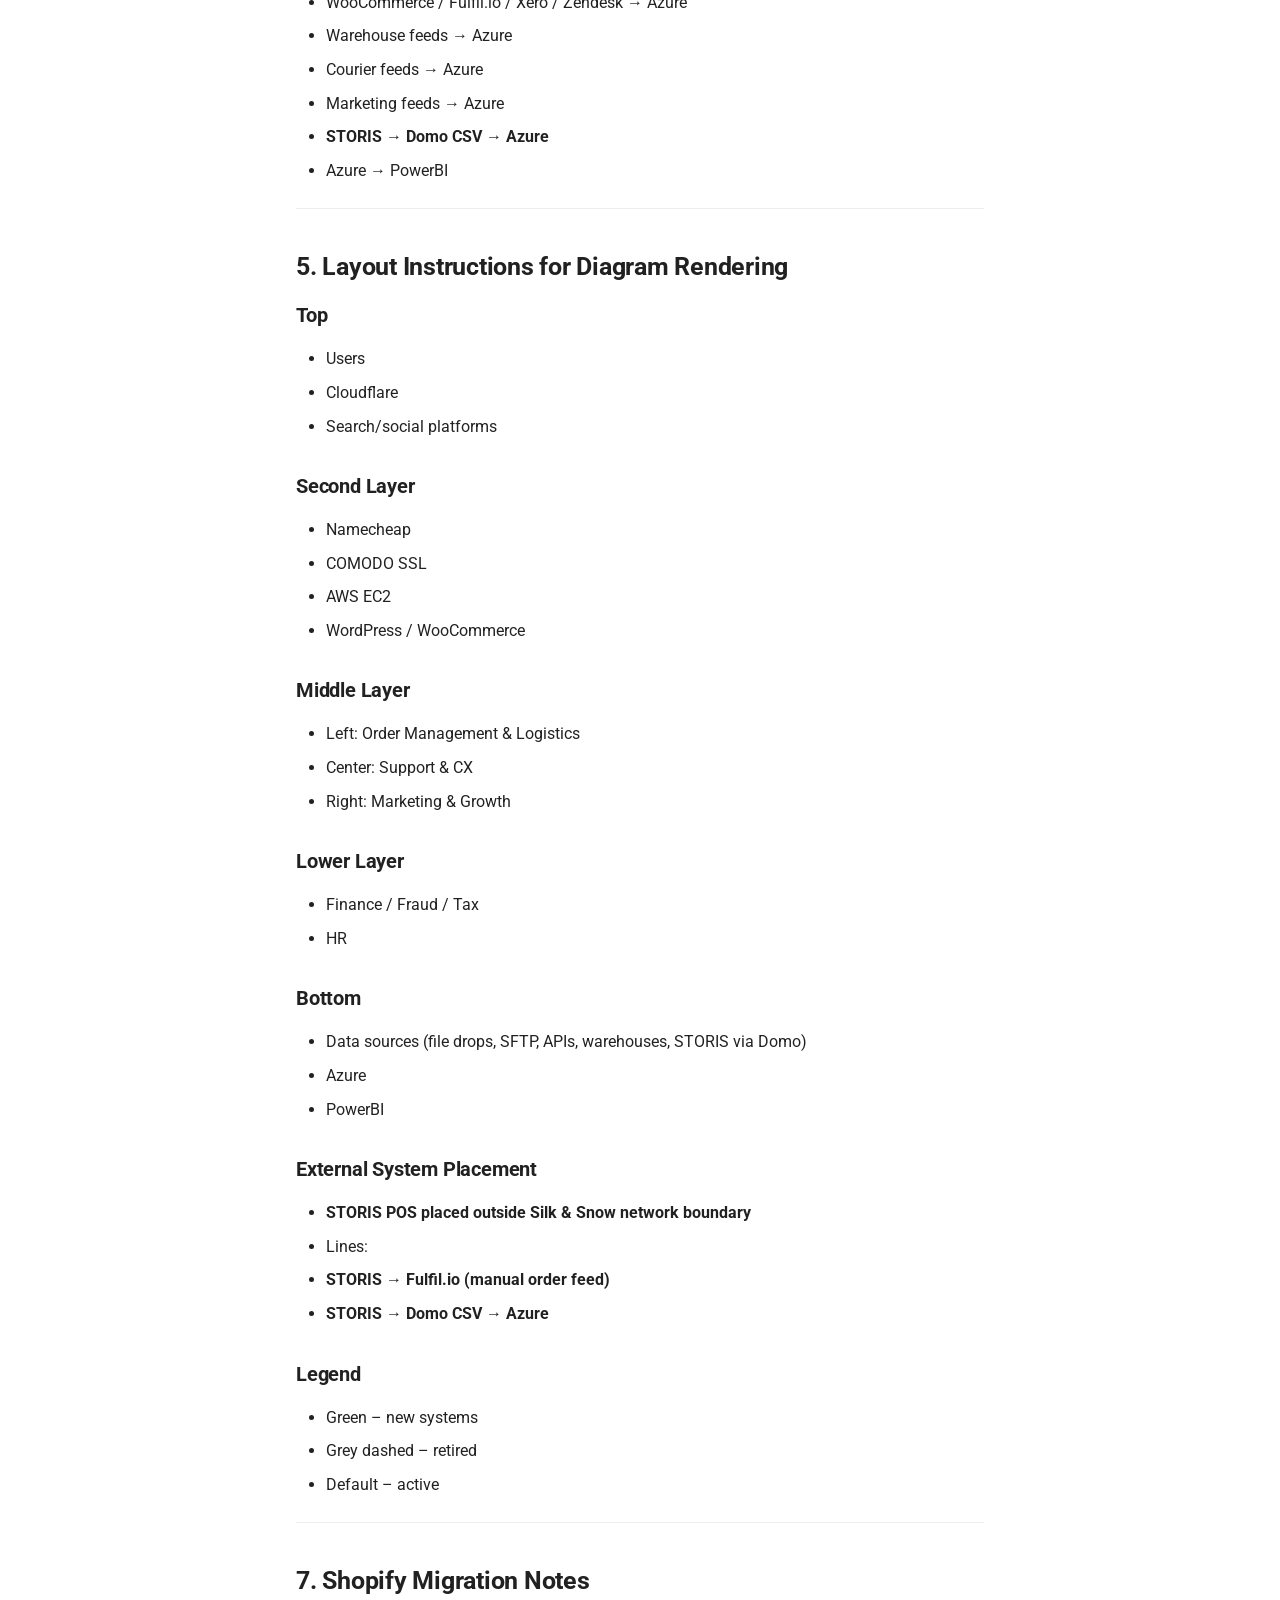
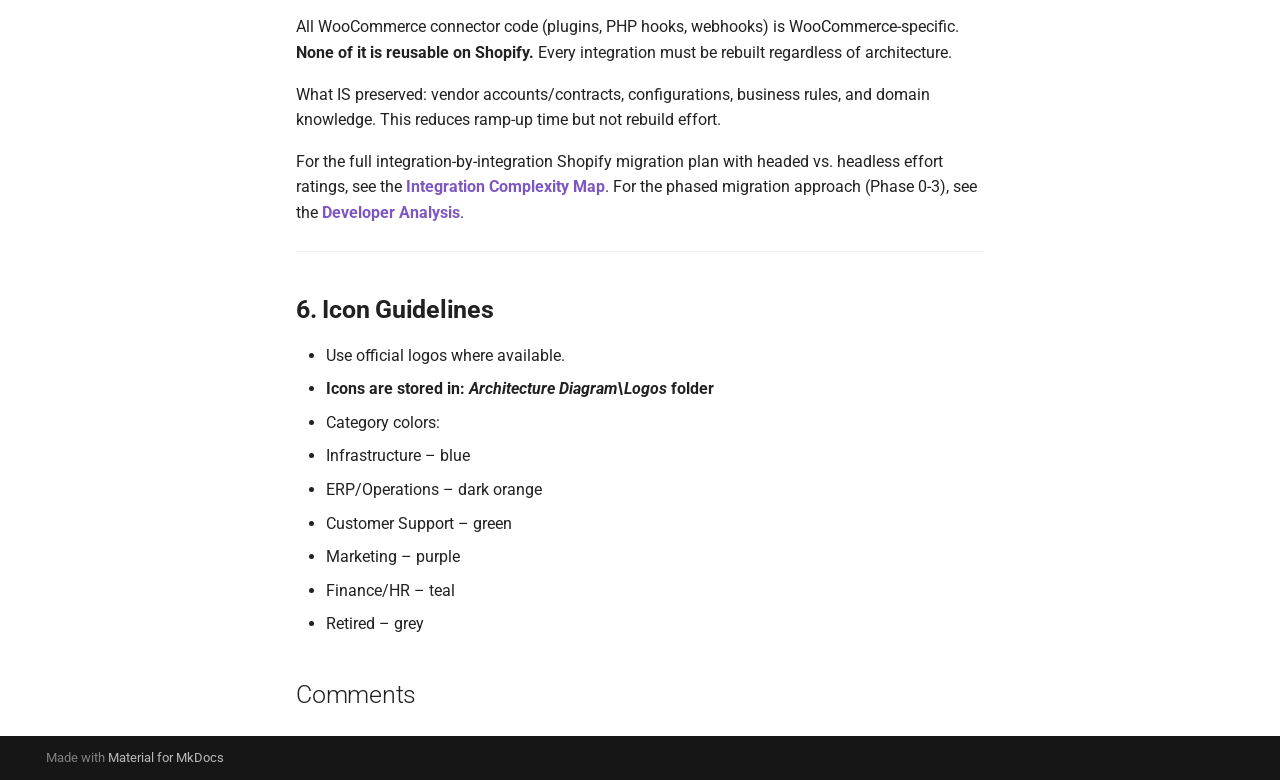
<file: current-sns-architecture.html>
<!doctype html>
<html lang="en" class="no-js">
  <head>
    
      <meta charset="utf-8">
      <meta name="viewport" content="width=device-width,initial-scale=1">
      
      
      
        <link rel="canonical" href="https://charanbobby.github.io/Shopify2026/current-sns-architecture.html">
      
      
        <link rel="prev" href="current-state-baseline.html">
      
      
        <link rel="next" href="short-term-strategy.html">
      
      
        
      
      
      <link rel="icon" href="assets/images/favicon.png">
      <meta name="generator" content="mkdocs-1.6.1, mkdocs-material-9.7.6">
    
    
      
        <title>Current S&S Architecture - Shopify 2026 - Project Phoenix</title>
      
    
    
      <link rel="stylesheet" href="assets/stylesheets/main.484c7ddc.min.css">
      
        
        <link rel="stylesheet" href="assets/stylesheets/palette.ab4e12ef.min.css">
      
      


    
    
      
    
    
      
        
        
        <link rel="preconnect" href="https://fonts.gstatic.com" crossorigin>
        <link rel="stylesheet" href="https://fonts.googleapis.com/css?family=Roboto:300,300i,400,400i,700,700i%7CRoboto+Mono:400,400i,700,700i&display=fallback">
        <style>:root{--md-text-font:"Roboto";--md-code-font:"Roboto Mono"}</style>
      
    
    
      <link rel="stylesheet" href="stylesheets/extra.css">
    
    <script>__md_scope=new URL(".",location),__md_hash=e=>[...e].reduce(((e,_)=>(e<<5)-e+_.charCodeAt(0)),0),__md_get=(e,_=localStorage,t=__md_scope)=>JSON.parse(_.getItem(t.pathname+"."+e)),__md_set=(e,_,t=localStorage,a=__md_scope)=>{try{t.setItem(a.pathname+"."+e,JSON.stringify(_))}catch(e){}}</script>
    
      

    
    
  </head>
  
  
    
    
    
    
    
    <body dir="ltr" data-md-color-scheme="default" data-md-color-primary="deep-purple" data-md-color-accent="purple">
  
    
    <input class="md-toggle" data-md-toggle="drawer" type="checkbox" id="__drawer" autocomplete="off">
    <input class="md-toggle" data-md-toggle="search" type="checkbox" id="__search" autocomplete="off">
    <label class="md-overlay" for="__drawer"></label>
    <div data-md-component="skip">
      
        
        <a href="#silk-snow-end-to-end-architecture-updated-markdown-version" class="md-skip">
          Skip to content
        </a>
      
    </div>
    <div data-md-component="announce">
      
    </div>
    
    
      

  

<header class="md-header md-header--shadow md-header--lifted" data-md-component="header">
  <nav class="md-header__inner md-grid" aria-label="Header">
    <a href="index.html" title="Shopify 2026 - Project Phoenix" class="md-header__button md-logo" aria-label="Shopify 2026 - Project Phoenix" data-md-component="logo">
      
  
  <svg xmlns="http://www.w3.org/2000/svg" viewBox="0 0 24 24"><path d="M12 8a3 3 0 0 0 3-3 3 3 0 0 0-3-3 3 3 0 0 0-3 3 3 3 0 0 0 3 3m0 3.54C9.64 9.35 6.5 8 3 8v11c3.5 0 6.64 1.35 9 3.54 2.36-2.19 5.5-3.54 9-3.54V8c-3.5 0-6.64 1.35-9 3.54"/></svg>

    </a>
    <label class="md-header__button md-icon" for="__drawer">
      
      <svg xmlns="http://www.w3.org/2000/svg" viewBox="0 0 24 24"><path d="M3 6h18v2H3zm0 5h18v2H3zm0 5h18v2H3z"/></svg>
    </label>
    <div class="md-header__title" data-md-component="header-title">
      <div class="md-header__ellipsis">
        <div class="md-header__topic">
          <span class="md-ellipsis">
            Shopify 2026 - Project Phoenix
          </span>
        </div>
        <div class="md-header__topic" data-md-component="header-topic">
          <span class="md-ellipsis">
            
              Current S&S Architecture
            
          </span>
        </div>
      </div>
    </div>
    
      
    
    
    
    
      
      
        <label class="md-header__button md-icon" for="__search">
          
          <svg xmlns="http://www.w3.org/2000/svg" viewBox="0 0 24 24"><path d="M9.5 3A6.5 6.5 0 0 1 16 9.5c0 1.61-.59 3.09-1.56 4.23l.27.27h.79l5 5-1.5 1.5-5-5v-.79l-.27-.27A6.52 6.52 0 0 1 9.5 16 6.5 6.5 0 0 1 3 9.5 6.5 6.5 0 0 1 9.5 3m0 2C7 5 5 7 5 9.5S7 14 9.5 14 14 12 14 9.5 12 5 9.5 5"/></svg>
        </label>
        <div class="md-search" data-md-component="search" role="dialog">
  <label class="md-search__overlay" for="__search"></label>
  <div class="md-search__inner" role="search">
    <form class="md-search__form" name="search">
      <input type="text" class="md-search__input" name="query" aria-label="Search" placeholder="Search" autocapitalize="off" autocorrect="off" autocomplete="off" spellcheck="false" data-md-component="search-query" required>
      <label class="md-search__icon md-icon" for="__search">
        
        <svg xmlns="http://www.w3.org/2000/svg" viewBox="0 0 24 24"><path d="M9.5 3A6.5 6.5 0 0 1 16 9.5c0 1.61-.59 3.09-1.56 4.23l.27.27h.79l5 5-1.5 1.5-5-5v-.79l-.27-.27A6.52 6.52 0 0 1 9.5 16 6.5 6.5 0 0 1 3 9.5 6.5 6.5 0 0 1 9.5 3m0 2C7 5 5 7 5 9.5S7 14 9.5 14 14 12 14 9.5 12 5 9.5 5"/></svg>
        
        <svg xmlns="http://www.w3.org/2000/svg" viewBox="0 0 24 24"><path d="M20 11v2H8l5.5 5.5-1.42 1.42L4.16 12l7.92-7.92L13.5 5.5 8 11z"/></svg>
      </label>
      <nav class="md-search__options" aria-label="Search">
        
        <button type="reset" class="md-search__icon md-icon" title="Clear" aria-label="Clear" tabindex="-1">
          
          <svg xmlns="http://www.w3.org/2000/svg" viewBox="0 0 24 24"><path d="M19 6.41 17.59 5 12 10.59 6.41 5 5 6.41 10.59 12 5 17.59 6.41 19 12 13.41 17.59 19 19 17.59 13.41 12z"/></svg>
        </button>
      </nav>
      
    </form>
    <div class="md-search__output">
      <div class="md-search__scrollwrap" tabindex="0" data-md-scrollfix>
        <div class="md-search-result" data-md-component="search-result">
          <div class="md-search-result__meta">
            Initializing search
          </div>
          <ol class="md-search-result__list" role="presentation"></ol>
        </div>
      </div>
    </div>
  </div>
</div>
      
    
    
  </nav>
  
    
      
<nav class="md-tabs" aria-label="Tabs" data-md-component="tabs">
  <div class="md-grid">
    <ul class="md-tabs__list">
      
        
  
  
  
  
    <li class="md-tabs__item">
      <a href="index.html" class="md-tabs__link">
        
  
  
    
  
  Home

      </a>
    </li>
  

      
        
  
  
  
  
    
    
      <li class="md-tabs__item">
        <a href="project-phoenix.html" class="md-tabs__link">
          
  
  
  Project Phoenix

        </a>
      </li>
    
  

      
        
  
  
  
  
    <li class="md-tabs__item">
      <a href="decision-framework.html" class="md-tabs__link">
        
  
  
    
  
  Decision Framework

      </a>
    </li>
  

      
        
  
  
  
  
    
    
      <li class="md-tabs__item">
        <a href="integration-map.html" class="md-tabs__link">
          
  
  
  Supporting Docs

        </a>
      </li>
    
  

      
        
  
  
  
    
  
  
    
    
      <li class="md-tabs__item md-tabs__item--active">
        <a href="current-sns-architecture.html" class="md-tabs__link">
          
  
  
  Architecture

        </a>
      </li>
    
  

      
        
  
  
  
  
    <li class="md-tabs__item">
      <a href="faq.html" class="md-tabs__link">
        
  
  
    
  
  FAQ

      </a>
    </li>
  

      
    </ul>
  </div>
</nav>
    
  
</header>
    
    <div class="md-container" data-md-component="container">
      
      
        
      
      <main class="md-main" data-md-component="main">
        <div class="md-main__inner md-grid">
          
            
              
              <div class="md-sidebar md-sidebar--primary" data-md-component="sidebar" data-md-type="navigation" >
                <div class="md-sidebar__scrollwrap">
                  <div class="md-sidebar__inner">
                    


  


<nav class="md-nav md-nav--primary md-nav--lifted" aria-label="Navigation" data-md-level="0">
  <label class="md-nav__title" for="__drawer">
    <a href="index.html" title="Shopify 2026 - Project Phoenix" class="md-nav__button md-logo" aria-label="Shopify 2026 - Project Phoenix" data-md-component="logo">
      
  
  <svg xmlns="http://www.w3.org/2000/svg" viewBox="0 0 24 24"><path d="M12 8a3 3 0 0 0 3-3 3 3 0 0 0-3-3 3 3 0 0 0-3 3 3 3 0 0 0 3 3m0 3.54C9.64 9.35 6.5 8 3 8v11c3.5 0 6.64 1.35 9 3.54 2.36-2.19 5.5-3.54 9-3.54V8c-3.5 0-6.64 1.35-9 3.54"/></svg>

    </a>
    Shopify 2026 - Project Phoenix
  </label>
  
  <ul class="md-nav__list" data-md-scrollfix>
    
      
      
  
  
  
  
    <li class="md-nav__item">
      <a href="index.html" class="md-nav__link">
        
  
  
  <span class="md-ellipsis">
    
  
    Home
  

    
  </span>
  
  

      </a>
    </li>
  

    
      
      
  
  
  
  
    
    
    
    
      
      
        
      
    
    
    <li class="md-nav__item md-nav__item--nested">
      
        
        
        <input class="md-nav__toggle md-toggle " type="checkbox" id="__nav_2" >
        
          
          <label class="md-nav__link" for="__nav_2" id="__nav_2_label" tabindex="0">
            
  
  
  <span class="md-ellipsis">
    
  
    Project Phoenix
  

    
  </span>
  
  

            <span class="md-nav__icon md-icon"></span>
          </label>
        
        <nav class="md-nav" data-md-level="1" aria-labelledby="__nav_2_label" aria-expanded="false">
          <label class="md-nav__title" for="__nav_2">
            <span class="md-nav__icon md-icon"></span>
            
  
    Project Phoenix
  

          </label>
          <ul class="md-nav__list" data-md-scrollfix>
            
              
                
  
  
  
  
    <li class="md-nav__item">
      <a href="project-phoenix.html" class="md-nav__link">
        
  
  
  <span class="md-ellipsis">
    
  
    Strategic Migration
  

    
  </span>
  
  

      </a>
    </li>
  

              
            
              
                
  
  
  
  
    <li class="md-nav__item">
      <a href="requirements-backlog.html" class="md-nav__link">
        
  
  
  <span class="md-ellipsis">
    
  
    Requirements Backlog
  

    
  </span>
  
  

      </a>
    </li>
  

              
            
          </ul>
        </nav>
      
    </li>
  

    
      
      
  
  
  
  
    <li class="md-nav__item">
      <a href="decision-framework.html" class="md-nav__link">
        
  
  
  <span class="md-ellipsis">
    
  
    Decision Framework
  

    
  </span>
  
  

      </a>
    </li>
  

    
      
      
  
  
  
  
    
    
    
    
      
      
        
      
    
    
    <li class="md-nav__item md-nav__item--nested">
      
        
        
        <input class="md-nav__toggle md-toggle " type="checkbox" id="__nav_4" >
        
          
          <label class="md-nav__link" for="__nav_4" id="__nav_4_label" tabindex="0">
            
  
  
  <span class="md-ellipsis">
    
  
    Supporting Docs
  

    
  </span>
  
  

            <span class="md-nav__icon md-icon"></span>
          </label>
        
        <nav class="md-nav" data-md-level="1" aria-labelledby="__nav_4_label" aria-expanded="false">
          <label class="md-nav__title" for="__nav_4">
            <span class="md-nav__icon md-icon"></span>
            
  
    Supporting Docs
  

          </label>
          <ul class="md-nav__list" data-md-scrollfix>
            
              
                
  
  
  
  
    <li class="md-nav__item">
      <a href="integration-map.html" class="md-nav__link">
        
  
  
  <span class="md-ellipsis">
    
  
    Integration Map
  

    
  </span>
  
  

      </a>
    </li>
  

              
            
              
                
  
  
  
  
    <li class="md-nav__item">
      <a href="agency-notes.html" class="md-nav__link">
        
  
  
  <span class="md-ellipsis">
    
  
    Agency Notes
  

    
  </span>
  
  

      </a>
    </li>
  

              
            
              
                
  
  
  
  
    <li class="md-nav__item">
      <a href="seo-risk-assessment.html" class="md-nav__link">
        
  
  
  <span class="md-ellipsis">
    
  
    SEO Risk Assessment
  

    
  </span>
  
  

      </a>
    </li>
  

              
            
              
                
  
  
  
  
    <li class="md-nav__item">
      <a href="risk-register.html" class="md-nav__link">
        
  
  
  <span class="md-ellipsis">
    
  
    Risk Register
  

    
  </span>
  
  

      </a>
    </li>
  

              
            
              
                
  
  
  
  
    <li class="md-nav__item">
      <a href="current-state-baseline.html" class="md-nav__link">
        
  
  
  <span class="md-ellipsis">
    
  
    Current State Baseline
  

    
  </span>
  
  

      </a>
    </li>
  

              
            
          </ul>
        </nav>
      
    </li>
  

    
      
      
  
  
    
  
  
  
    
    
    
    
      
        
        
      
      
        
      
    
    
    <li class="md-nav__item md-nav__item--active md-nav__item--section md-nav__item--nested">
      
        
        
        <input class="md-nav__toggle md-toggle " type="checkbox" id="__nav_5" checked>
        
          
          <label class="md-nav__link" for="__nav_5" id="__nav_5_label" tabindex="">
            
  
  
  <span class="md-ellipsis">
    
  
    Architecture
  

    
  </span>
  
  

            <span class="md-nav__icon md-icon"></span>
          </label>
        
        <nav class="md-nav" data-md-level="1" aria-labelledby="__nav_5_label" aria-expanded="true">
          <label class="md-nav__title" for="__nav_5">
            <span class="md-nav__icon md-icon"></span>
            
  
    Architecture
  

          </label>
          <ul class="md-nav__list" data-md-scrollfix>
            
              
                
  
  
    
  
  
  
    <li class="md-nav__item md-nav__item--active">
      
      <input class="md-nav__toggle md-toggle" type="checkbox" id="__toc">
      
      
        
      
      
        <label class="md-nav__link md-nav__link--active" for="__toc">
          
  
  
  <span class="md-ellipsis">
    
  
    Current S&S Architecture
  

    
  </span>
  
  

          <span class="md-nav__icon md-icon"></span>
        </label>
      
      <a href="current-sns-architecture.html" class="md-nav__link md-nav__link--active">
        
  
  
  <span class="md-ellipsis">
    
  
    Current S&S Architecture
  

    
  </span>
  
  

      </a>
      
        

<nav class="md-nav md-nav--secondary" aria-label="Table of contents">
  
  
  
    
  
  
    <label class="md-nav__title" for="__toc">
      <span class="md-nav__icon md-icon"></span>
      Table of contents
    </label>
    <ul class="md-nav__list" data-md-component="toc" data-md-scrollfix>
      
        <li class="md-nav__item">
  <a href="#1-scenario-overview" class="md-nav__link">
    <span class="md-ellipsis">
      
        1. Scenario Overview
      
    </span>
  </a>
  
</li>
      
        <li class="md-nav__item">
  <a href="#2-containers-high-level-boxes" class="md-nav__link">
    <span class="md-ellipsis">
      
        2. Containers (High-Level Boxes)
      
    </span>
  </a>
  
</li>
      
        <li class="md-nav__item">
  <a href="#3-resources" class="md-nav__link">
    <span class="md-ellipsis">
      
        3. Resources
      
    </span>
  </a>
  
    <nav class="md-nav" aria-label="3. Resources">
      <ul class="md-nav__list">
        
          <li class="md-nav__item">
  <a href="#perimeter-hosting" class="md-nav__link">
    <span class="md-ellipsis">
      
        Perimeter &amp; Hosting
      
    </span>
  </a>
  
</li>
        
          <li class="md-nav__item">
  <a href="#core-website-e-commerce" class="md-nav__link">
    <span class="md-ellipsis">
      
        Core Website &amp; E-commerce
      
    </span>
  </a>
  
</li>
        
          <li class="md-nav__item">
  <a href="#customer-experience-support" class="md-nav__link">
    <span class="md-ellipsis">
      
        Customer Experience &amp; Support
      
    </span>
  </a>
  
</li>
        
          <li class="md-nav__item">
  <a href="#order-management-logistics" class="md-nav__link">
    <span class="md-ellipsis">
      
        Order Management &amp; Logistics
      
    </span>
  </a>
  
    <nav class="md-nav" aria-label="Order Management &amp; Logistics">
      <ul class="md-nav__list">
        
          <li class="md-nav__item">
  <a href="#erp" class="md-nav__link">
    <span class="md-ellipsis">
      
        ERP
      
    </span>
  </a>
  
</li>
        
          <li class="md-nav__item">
  <a href="#warehouses-3pl" class="md-nav__link">
    <span class="md-ellipsis">
      
        Warehouses / 3PL
      
    </span>
  </a>
  
</li>
        
          <li class="md-nav__item">
  <a href="#sales-channels" class="md-nav__link">
    <span class="md-ellipsis">
      
        Sales Channels
      
    </span>
  </a>
  
</li>
        
          <li class="md-nav__item">
  <a href="#carrier-invoice-feeds-csv" class="md-nav__link">
    <span class="md-ellipsis">
      
        Carrier Invoice Feeds (CSV)
      
    </span>
  </a>
  
</li>
        
          <li class="md-nav__item">
  <a href="#carrier-tracking-apis" class="md-nav__link">
    <span class="md-ellipsis">
      
        Carrier Tracking APIs
      
    </span>
  </a>
  
</li>
        
          <li class="md-nav__item">
  <a href="#warehouse-shipment-feeds" class="md-nav__link">
    <span class="md-ellipsis">
      
        Warehouse Shipment Feeds
      
    </span>
  </a>
  
</li>
        
          <li class="md-nav__item">
  <a href="#warehouse-inventory-feeds" class="md-nav__link">
    <span class="md-ellipsis">
      
        Warehouse Inventory Feeds
      
    </span>
  </a>
  
</li>
        
          <li class="md-nav__item">
  <a href="#shippingtracking-tools" class="md-nav__link">
    <span class="md-ellipsis">
      
        Shipping/Tracking Tools
      
    </span>
  </a>
  
</li>
        
      </ul>
    </nav>
  
</li>
        
          <li class="md-nav__item">
  <a href="#marketing-growth" class="md-nav__link">
    <span class="md-ellipsis">
      
        Marketing &amp; Growth
      
    </span>
  </a>
  
</li>
        
          <li class="md-nav__item">
  <a href="#finance-fraud-tax" class="md-nav__link">
    <span class="md-ellipsis">
      
        Finance, Fraud &amp; Tax
      
    </span>
  </a>
  
</li>
        
          <li class="md-nav__item">
  <a href="#data-analytics" class="md-nav__link">
    <span class="md-ellipsis">
      
        Data &amp; Analytics
      
    </span>
  </a>
  
</li>
        
      </ul>
    </nav>
  
</li>
      
        <li class="md-nav__item">
  <a href="#4-connections-arrows" class="md-nav__link">
    <span class="md-ellipsis">
      
        4. Connections (Arrows)
      
    </span>
  </a>
  
    <nav class="md-nav" aria-label="4. Connections (Arrows)">
      <ul class="md-nav__list">
        
          <li class="md-nav__item">
  <a href="#customer-browsing-checkout" class="md-nav__link">
    <span class="md-ellipsis">
      
        Customer Browsing &amp; Checkout
      
    </span>
  </a>
  
</li>
        
          <li class="md-nav__item">
  <a href="#order-flow" class="md-nav__link">
    <span class="md-ellipsis">
      
        Order Flow
      
    </span>
  </a>
  
</li>
        
          <li class="md-nav__item">
  <a href="#courier-warehouse-data-flows" class="md-nav__link">
    <span class="md-ellipsis">
      
        Courier &amp; Warehouse Data Flows
      
    </span>
  </a>
  
</li>
        
          <li class="md-nav__item">
  <a href="#customer-support" class="md-nav__link">
    <span class="md-ellipsis">
      
        Customer Support
      
    </span>
  </a>
  
</li>
        
          <li class="md-nav__item">
  <a href="#marketing-reviews" class="md-nav__link">
    <span class="md-ellipsis">
      
        Marketing &amp; Reviews
      
    </span>
  </a>
  
</li>
        
          <li class="md-nav__item">
  <a href="#finance-accounting" class="md-nav__link">
    <span class="md-ellipsis">
      
        Finance &amp; Accounting
      
    </span>
  </a>
  
</li>
        
          <li class="md-nav__item">
  <a href="#hr-payroll" class="md-nav__link">
    <span class="md-ellipsis">
      
        HR &amp; Payroll
      
    </span>
  </a>
  
</li>
        
          <li class="md-nav__item">
  <a href="#data-reporting" class="md-nav__link">
    <span class="md-ellipsis">
      
        Data &amp; Reporting
      
    </span>
  </a>
  
</li>
        
      </ul>
    </nav>
  
</li>
      
        <li class="md-nav__item">
  <a href="#5-layout-instructions-for-diagram-rendering" class="md-nav__link">
    <span class="md-ellipsis">
      
        5. Layout Instructions for Diagram Rendering
      
    </span>
  </a>
  
    <nav class="md-nav" aria-label="5. Layout Instructions for Diagram Rendering">
      <ul class="md-nav__list">
        
          <li class="md-nav__item">
  <a href="#top" class="md-nav__link">
    <span class="md-ellipsis">
      
        Top
      
    </span>
  </a>
  
</li>
        
          <li class="md-nav__item">
  <a href="#second-layer" class="md-nav__link">
    <span class="md-ellipsis">
      
        Second Layer
      
    </span>
  </a>
  
</li>
        
          <li class="md-nav__item">
  <a href="#middle-layer" class="md-nav__link">
    <span class="md-ellipsis">
      
        Middle Layer
      
    </span>
  </a>
  
</li>
        
          <li class="md-nav__item">
  <a href="#lower-layer" class="md-nav__link">
    <span class="md-ellipsis">
      
        Lower Layer
      
    </span>
  </a>
  
</li>
        
          <li class="md-nav__item">
  <a href="#bottom" class="md-nav__link">
    <span class="md-ellipsis">
      
        Bottom
      
    </span>
  </a>
  
</li>
        
          <li class="md-nav__item">
  <a href="#external-system-placement" class="md-nav__link">
    <span class="md-ellipsis">
      
        External System Placement
      
    </span>
  </a>
  
</li>
        
          <li class="md-nav__item">
  <a href="#legend" class="md-nav__link">
    <span class="md-ellipsis">
      
        Legend
      
    </span>
  </a>
  
</li>
        
      </ul>
    </nav>
  
</li>
      
        <li class="md-nav__item">
  <a href="#7-shopify-migration-notes" class="md-nav__link">
    <span class="md-ellipsis">
      
        7. Shopify Migration Notes
      
    </span>
  </a>
  
</li>
      
        <li class="md-nav__item">
  <a href="#6-icon-guidelines" class="md-nav__link">
    <span class="md-ellipsis">
      
        6. Icon Guidelines
      
    </span>
  </a>
  
</li>
      
    </ul>
  
</nav>
      
    </li>
  

              
            
              
                
  
  
  
  
    <li class="md-nav__item">
      <a href="short-term-strategy.html" class="md-nav__link">
        
  
  
  <span class="md-ellipsis">
    
  
    Short-Term Strategy
  

    
  </span>
  
  

      </a>
    </li>
  

              
            
          </ul>
        </nav>
      
    </li>
  

    
      
      
  
  
  
  
    <li class="md-nav__item">
      <a href="faq.html" class="md-nav__link">
        
  
  
  <span class="md-ellipsis">
    
  
    FAQ
  

    
  </span>
  
  

      </a>
    </li>
  

    
  </ul>
</nav>
                  </div>
                </div>
              </div>
            
            
              
              <div class="md-sidebar md-sidebar--secondary" data-md-component="sidebar" data-md-type="toc" >
                <div class="md-sidebar__scrollwrap">
                  <div class="md-sidebar__inner">
                    

<nav class="md-nav md-nav--secondary" aria-label="Table of contents">
  
  
  
    
  
  
    <label class="md-nav__title" for="__toc">
      <span class="md-nav__icon md-icon"></span>
      Table of contents
    </label>
    <ul class="md-nav__list" data-md-component="toc" data-md-scrollfix>
      
        <li class="md-nav__item">
  <a href="#1-scenario-overview" class="md-nav__link">
    <span class="md-ellipsis">
      
        1. Scenario Overview
      
    </span>
  </a>
  
</li>
      
        <li class="md-nav__item">
  <a href="#2-containers-high-level-boxes" class="md-nav__link">
    <span class="md-ellipsis">
      
        2. Containers (High-Level Boxes)
      
    </span>
  </a>
  
</li>
      
        <li class="md-nav__item">
  <a href="#3-resources" class="md-nav__link">
    <span class="md-ellipsis">
      
        3. Resources
      
    </span>
  </a>
  
    <nav class="md-nav" aria-label="3. Resources">
      <ul class="md-nav__list">
        
          <li class="md-nav__item">
  <a href="#perimeter-hosting" class="md-nav__link">
    <span class="md-ellipsis">
      
        Perimeter &amp; Hosting
      
    </span>
  </a>
  
</li>
        
          <li class="md-nav__item">
  <a href="#core-website-e-commerce" class="md-nav__link">
    <span class="md-ellipsis">
      
        Core Website &amp; E-commerce
      
    </span>
  </a>
  
</li>
        
          <li class="md-nav__item">
  <a href="#customer-experience-support" class="md-nav__link">
    <span class="md-ellipsis">
      
        Customer Experience &amp; Support
      
    </span>
  </a>
  
</li>
        
          <li class="md-nav__item">
  <a href="#order-management-logistics" class="md-nav__link">
    <span class="md-ellipsis">
      
        Order Management &amp; Logistics
      
    </span>
  </a>
  
    <nav class="md-nav" aria-label="Order Management &amp; Logistics">
      <ul class="md-nav__list">
        
          <li class="md-nav__item">
  <a href="#erp" class="md-nav__link">
    <span class="md-ellipsis">
      
        ERP
      
    </span>
  </a>
  
</li>
        
          <li class="md-nav__item">
  <a href="#warehouses-3pl" class="md-nav__link">
    <span class="md-ellipsis">
      
        Warehouses / 3PL
      
    </span>
  </a>
  
</li>
        
          <li class="md-nav__item">
  <a href="#sales-channels" class="md-nav__link">
    <span class="md-ellipsis">
      
        Sales Channels
      
    </span>
  </a>
  
</li>
        
          <li class="md-nav__item">
  <a href="#carrier-invoice-feeds-csv" class="md-nav__link">
    <span class="md-ellipsis">
      
        Carrier Invoice Feeds (CSV)
      
    </span>
  </a>
  
</li>
        
          <li class="md-nav__item">
  <a href="#carrier-tracking-apis" class="md-nav__link">
    <span class="md-ellipsis">
      
        Carrier Tracking APIs
      
    </span>
  </a>
  
</li>
        
          <li class="md-nav__item">
  <a href="#warehouse-shipment-feeds" class="md-nav__link">
    <span class="md-ellipsis">
      
        Warehouse Shipment Feeds
      
    </span>
  </a>
  
</li>
        
          <li class="md-nav__item">
  <a href="#warehouse-inventory-feeds" class="md-nav__link">
    <span class="md-ellipsis">
      
        Warehouse Inventory Feeds
      
    </span>
  </a>
  
</li>
        
          <li class="md-nav__item">
  <a href="#shippingtracking-tools" class="md-nav__link">
    <span class="md-ellipsis">
      
        Shipping/Tracking Tools
      
    </span>
  </a>
  
</li>
        
      </ul>
    </nav>
  
</li>
        
          <li class="md-nav__item">
  <a href="#marketing-growth" class="md-nav__link">
    <span class="md-ellipsis">
      
        Marketing &amp; Growth
      
    </span>
  </a>
  
</li>
        
          <li class="md-nav__item">
  <a href="#finance-fraud-tax" class="md-nav__link">
    <span class="md-ellipsis">
      
        Finance, Fraud &amp; Tax
      
    </span>
  </a>
  
</li>
        
          <li class="md-nav__item">
  <a href="#data-analytics" class="md-nav__link">
    <span class="md-ellipsis">
      
        Data &amp; Analytics
      
    </span>
  </a>
  
</li>
        
      </ul>
    </nav>
  
</li>
      
        <li class="md-nav__item">
  <a href="#4-connections-arrows" class="md-nav__link">
    <span class="md-ellipsis">
      
        4. Connections (Arrows)
      
    </span>
  </a>
  
    <nav class="md-nav" aria-label="4. Connections (Arrows)">
      <ul class="md-nav__list">
        
          <li class="md-nav__item">
  <a href="#customer-browsing-checkout" class="md-nav__link">
    <span class="md-ellipsis">
      
        Customer Browsing &amp; Checkout
      
    </span>
  </a>
  
</li>
        
          <li class="md-nav__item">
  <a href="#order-flow" class="md-nav__link">
    <span class="md-ellipsis">
      
        Order Flow
      
    </span>
  </a>
  
</li>
        
          <li class="md-nav__item">
  <a href="#courier-warehouse-data-flows" class="md-nav__link">
    <span class="md-ellipsis">
      
        Courier &amp; Warehouse Data Flows
      
    </span>
  </a>
  
</li>
        
          <li class="md-nav__item">
  <a href="#customer-support" class="md-nav__link">
    <span class="md-ellipsis">
      
        Customer Support
      
    </span>
  </a>
  
</li>
        
          <li class="md-nav__item">
  <a href="#marketing-reviews" class="md-nav__link">
    <span class="md-ellipsis">
      
        Marketing &amp; Reviews
      
    </span>
  </a>
  
</li>
        
          <li class="md-nav__item">
  <a href="#finance-accounting" class="md-nav__link">
    <span class="md-ellipsis">
      
        Finance &amp; Accounting
      
    </span>
  </a>
  
</li>
        
          <li class="md-nav__item">
  <a href="#hr-payroll" class="md-nav__link">
    <span class="md-ellipsis">
      
        HR &amp; Payroll
      
    </span>
  </a>
  
</li>
        
          <li class="md-nav__item">
  <a href="#data-reporting" class="md-nav__link">
    <span class="md-ellipsis">
      
        Data &amp; Reporting
      
    </span>
  </a>
  
</li>
        
      </ul>
    </nav>
  
</li>
      
        <li class="md-nav__item">
  <a href="#5-layout-instructions-for-diagram-rendering" class="md-nav__link">
    <span class="md-ellipsis">
      
        5. Layout Instructions for Diagram Rendering
      
    </span>
  </a>
  
    <nav class="md-nav" aria-label="5. Layout Instructions for Diagram Rendering">
      <ul class="md-nav__list">
        
          <li class="md-nav__item">
  <a href="#top" class="md-nav__link">
    <span class="md-ellipsis">
      
        Top
      
    </span>
  </a>
  
</li>
        
          <li class="md-nav__item">
  <a href="#second-layer" class="md-nav__link">
    <span class="md-ellipsis">
      
        Second Layer
      
    </span>
  </a>
  
</li>
        
          <li class="md-nav__item">
  <a href="#middle-layer" class="md-nav__link">
    <span class="md-ellipsis">
      
        Middle Layer
      
    </span>
  </a>
  
</li>
        
          <li class="md-nav__item">
  <a href="#lower-layer" class="md-nav__link">
    <span class="md-ellipsis">
      
        Lower Layer
      
    </span>
  </a>
  
</li>
        
          <li class="md-nav__item">
  <a href="#bottom" class="md-nav__link">
    <span class="md-ellipsis">
      
        Bottom
      
    </span>
  </a>
  
</li>
        
          <li class="md-nav__item">
  <a href="#external-system-placement" class="md-nav__link">
    <span class="md-ellipsis">
      
        External System Placement
      
    </span>
  </a>
  
</li>
        
          <li class="md-nav__item">
  <a href="#legend" class="md-nav__link">
    <span class="md-ellipsis">
      
        Legend
      
    </span>
  </a>
  
</li>
        
      </ul>
    </nav>
  
</li>
      
        <li class="md-nav__item">
  <a href="#7-shopify-migration-notes" class="md-nav__link">
    <span class="md-ellipsis">
      
        7. Shopify Migration Notes
      
    </span>
  </a>
  
</li>
      
        <li class="md-nav__item">
  <a href="#6-icon-guidelines" class="md-nav__link">
    <span class="md-ellipsis">
      
        6. Icon Guidelines
      
    </span>
  </a>
  
</li>
      
    </ul>
  
</nav>
                  </div>
                </div>
              </div>
            
          
          
            <div class="md-content" data-md-component="content">
              
              <article class="md-content__inner md-typeset">
                
                  



<h1 id="silk-snow-end-to-end-architecture-updated-markdown-version"><strong>Silk &amp; Snow - End-to-End Architecture (Updated Markdown Version)</strong><a class="headerlink" href="#silk-snow-end-to-end-architecture-updated-markdown-version" title="Permanent link">&para;</a></h1>
<h2 id="1-scenario-overview"><strong>1. Scenario Overview</strong><a class="headerlink" href="#1-scenario-overview" title="Permanent link">&para;</a></h2>
<p>E-commerce architecture for <strong>silkandsnow.com</strong>, including:</p>
<ul>
<li>Website hosted on <strong>AWS EC2 (LAMP + WordPress + WooCommerce)</strong></li>
<li>Perimeter security via <strong>Cloudflare</strong> and <strong>COMODO SSL</strong></li>
<li>Systems supporting order management, logistics, customer service, marketing, finance, HR</li>
<li><strong>Centralized data &amp; reporting</strong> built on Azure + PowerBI</li>
<li><strong>External POS (STORIS)</strong> operated by parent company, with <strong>manual order feed</strong> to Fulfil and <strong>Domo CSV exports</strong> into analytics</li>
</ul>
<p>Also included:</p>
<ul>
<li>Definition of resources</li>
<li>Data flows</li>
<li>Layout instructions</li>
<li>Icon usage rules (including the <strong>Architecture Diagram\Logos</strong> folder)</li>
</ul>
<hr />
<h2 id="2-containers-high-level-boxes"><strong>2. Containers (High-Level Boxes)</strong><a class="headerlink" href="#2-containers-high-level-boxes" title="Permanent link">&para;</a></h2>
<div class="highlight"><pre><span></span><code>1. Public Internet
2. Perimeter &amp; Hosting
3. Core Website &amp; E-commerce
4. Order Management &amp; Logistics
5. Customer Experience &amp; Support
6. Marketing &amp; Growth
7. Finance, Fraud &amp; Tax
8. Data &amp; Analytics
9. External Systems (STORIS POS)
10. SaaS Lifecycle
</code></pre></div>
<hr />
<h2 id="3-resources"><strong>3. Resources</strong><a class="headerlink" href="#3-resources" title="Permanent link">&para;</a></h2>
<h3 id="perimeter-hosting"><strong>Perimeter &amp; Hosting</strong><a class="headerlink" href="#perimeter-hosting" title="Permanent link">&para;</a></h3>
<ul>
<li>Cloudflare</li>
<li>Namecheap</li>
<li>COMODO SSL</li>
<li>AWS EC2 (LAMP)</li>
</ul>
<hr />
<h3 id="core-website-e-commerce"><strong>Core Website &amp; E-commerce</strong><a class="headerlink" href="#core-website-e-commerce" title="Permanent link">&para;</a></h3>
<ul>
<li>WordPress</li>
<li>WooCommerce</li>
<li>Shopify POS</li>
<li>
<p><strong>STORIS POS (External System)</strong></p>
</li>
<li>
<p>Independent system operated outside Silk &amp; Snow</p>
</li>
<li><strong>Manual order feed into Fulfil.io</strong></li>
<li><strong>Domo CSV feed to Azure Data</strong></li>
</ul>
<hr />
<h3 id="customer-experience-support"><strong>Customer Experience &amp; Support</strong><a class="headerlink" href="#customer-experience-support" title="Permanent link">&para;</a></h3>
<ul>
<li>Google Workspace (Gmail)</li>
<li>Zendesk</li>
<li>Zowie</li>
<li>Asana</li>
<li>Assembled</li>
<li>Oracle HR</li>
</ul>
<hr />
<h3 id="order-management-logistics"><strong>Order Management &amp; Logistics</strong><a class="headerlink" href="#order-management-logistics" title="Permanent link">&para;</a></h3>
<h4 id="erp">ERP<a class="headerlink" href="#erp" title="Permanent link">&para;</a></h4>
<ul>
<li>Fulfil.io</li>
</ul>
<h4 id="warehouses-3pl">Warehouses / 3PL<a class="headerlink" href="#warehouses-3pl" title="Permanent link">&para;</a></h4>
<ul>
<li>NFI Distribution</li>
<li>JD Logistics</li>
<li>Caledonia</li>
</ul>
<h4 id="sales-channels">Sales Channels<a class="headerlink" href="#sales-channels" title="Permanent link">&para;</a></h4>
<ul>
<li>WooCommerce</li>
<li>Shopify POS</li>
<li>EQ3</li>
<li>TSC</li>
<li>SCC</li>
<li>Costco</li>
<li><strong>STORIS POS (manual feed)</strong></li>
</ul>
<h4 id="carrier-invoice-feeds-csv">Carrier Invoice Feeds (CSV)<a class="headerlink" href="#carrier-invoice-feeds-csv" title="Permanent link">&para;</a></h4>
<ul>
<li>FedEx – SFTP</li>
<li>UPS – SFTP</li>
<li>Canpar – Email</li>
</ul>
<h4 id="carrier-tracking-apis">Carrier Tracking APIs<a class="headerlink" href="#carrier-tracking-apis" title="Permanent link">&para;</a></h4>
<ul>
<li>FedEx</li>
<li>UPS</li>
<li>Canpar</li>
<li>Frontier</li>
<li>TrackShip</li>
</ul>
<h4 id="warehouse-shipment-feeds">Warehouse Shipment Feeds<a class="headerlink" href="#warehouse-shipment-feeds" title="Permanent link">&para;</a></h4>
<ul>
<li>NFI – CSV (email)</li>
<li>JD – API</li>
</ul>
<h4 id="warehouse-inventory-feeds">Warehouse Inventory Feeds<a class="headerlink" href="#warehouse-inventory-feeds" title="Permanent link">&para;</a></h4>
<ul>
<li>NFI – CSV (email)</li>
<li>JD – API</li>
</ul>
<h4 id="shippingtracking-tools">Shipping/Tracking Tools<a class="headerlink" href="#shippingtracking-tools" title="Permanent link">&para;</a></h4>
<ul>
<li>AST (WooCommerce plugin)</li>
<li>TrackShip</li>
<li>Outbound carriers (FedEx, UPS, Canada Post, Canpar, Frontier, HET, AIT, Metropolitan)</li>
</ul>
<hr />
<h3 id="marketing-growth"><strong>Marketing &amp; Growth</strong><a class="headerlink" href="#marketing-growth" title="Permanent link">&para;</a></h3>
<ul>
<li>Reputation</li>
<li>Google My Business</li>
<li>RaveCapture</li>
<li>ActiveCampaign</li>
<li>MessageMedia</li>
<li>Sprout Social</li>
<li>Google Ads</li>
<li>Google Tag Manager</li>
<li>Google Merchant Center</li>
<li><strong>Reddit Ads (API – ad spend feed)</strong></li>
</ul>
<hr />
<h3 id="finance-fraud-tax"><strong>Finance, Fraud &amp; Tax</strong><a class="headerlink" href="#finance-fraud-tax" title="Permanent link">&para;</a></h3>
<ul>
<li>Xero</li>
<li>Dext</li>
<li>ApprovalMax</li>
<li>PayPal</li>
<li>Affirm</li>
<li>Signifyd</li>
<li>Avalara</li>
</ul>
<p><strong>Retired</strong>: NoFraud, ADP</p>
<hr />
<h3 id="data-analytics"><strong>Data &amp; Analytics</strong><a class="headerlink" href="#data-analytics" title="Permanent link">&para;</a></h3>
<ul>
<li>Microsoft Azure</li>
<li>PowerBI</li>
<li>BoC (exchange rate API)</li>
<li>Headcount CSV (SFTP)</li>
<li>Domo CSV (STORIS POS feed)</li>
<li>Courier &amp; warehouse data feeds</li>
<li>Paid ads &amp; marketing APIs</li>
</ul>
<hr />
<h2 id="4-connections-arrows"><strong>4. Connections (Arrows)</strong><a class="headerlink" href="#4-connections-arrows" title="Permanent link">&para;</a></h2>
<h3 id="customer-browsing-checkout"><strong>Customer Browsing &amp; Checkout</strong><a class="headerlink" href="#customer-browsing-checkout" title="Permanent link">&para;</a></h3>
<ul>
<li>Users → Cloudflare → AWS EC2 → WordPress + WooCommerce</li>
<li>WooCommerce → PayPal / Affirm / Signifyd / Avalara</li>
</ul>
<hr />
<h3 id="order-flow"><strong>Order Flow</strong><a class="headerlink" href="#order-flow" title="Permanent link">&para;</a></h3>
<ul>
<li>WooCommerce / Shopify POS / EQ3 / TSC / SCC / Costco → Fulfil.io</li>
<li><strong>STORIS POS → Fulfil.io (manual order feed)</strong></li>
<li>Fulfil.io → NFI / JD / Caledonia</li>
<li>Warehouses → Carriers</li>
</ul>
<hr />
<h3 id="courier-warehouse-data-flows"><strong>Courier &amp; Warehouse Data Flows</strong><a class="headerlink" href="#courier-warehouse-data-flows" title="Permanent link">&para;</a></h3>
<ul>
<li>
<p>Courier invoices</p>
</li>
<li>
<p>FedEx (SFTP) → Azure</p>
</li>
<li>UPS (SFTP) → Azure</li>
<li>Canpar (Email) → Azure</li>
<li>Tracking status APIs → Azure</li>
<li>
<p>Warehouse shipment/inventory</p>
</li>
<li>
<p>NFI CSV → Azure</p>
</li>
<li>JD API → Azure</li>
</ul>
<hr />
<h3 id="customer-support"><strong>Customer Support</strong><a class="headerlink" href="#customer-support" title="Permanent link">&para;</a></h3>
<ul>
<li>Website → Zowie → Zendesk</li>
<li>Email → Gmail → Zendesk</li>
<li>Zendesk → Assembled (metrics)</li>
<li>Zendesk → Asana (workflows)</li>
</ul>
<hr />
<h3 id="marketing-reviews"><strong>Marketing &amp; Reviews</strong><a class="headerlink" href="#marketing-reviews" title="Permanent link">&para;</a></h3>
<ul>
<li>WooCommerce/Shopify → Reputation</li>
<li>Reputation → Google/Yelp/BBB/Trustpilot</li>
<li>WordPress/WooCommerce → GTM → Ad platforms</li>
<li>WooCommerce → Merchant Center → Google Ads</li>
<li>WooCommerce → ActiveCampaign → MessageMedia</li>
<li>Social Media ↔ Sprout Social</li>
<li>Reddit Ads → Azure</li>
</ul>
<hr />
<h3 id="finance-accounting"><strong>Finance &amp; Accounting</strong><a class="headerlink" href="#finance-accounting" title="Permanent link">&para;</a></h3>
<ul>
<li>PayPal / Affirm / WooCommerce → Xero</li>
<li>Dext → Xero</li>
<li>ApprovalMax → Xero</li>
<li>WooCommerce → Avalara</li>
<li>WooCommerce / PayPal → Signifyd</li>
</ul>
<hr />
<h3 id="hr-payroll"><strong>HR &amp; Payroll</strong><a class="headerlink" href="#hr-payroll" title="Permanent link">&para;</a></h3>
<ul>
<li>HR data → Oracle HR</li>
<li>Headcount CSV → Azure</li>
</ul>
<hr />
<h3 id="data-reporting"><strong>Data &amp; Reporting</strong><a class="headerlink" href="#data-reporting" title="Permanent link">&para;</a></h3>
<ul>
<li>WooCommerce / Fulfil.io / Xero / Zendesk → Azure</li>
<li>Warehouse feeds → Azure</li>
<li>Courier feeds → Azure</li>
<li>Marketing feeds → Azure</li>
<li><strong>STORIS → Domo CSV → Azure</strong></li>
<li>Azure → PowerBI</li>
</ul>
<hr />
<h2 id="5-layout-instructions-for-diagram-rendering"><strong>5. Layout Instructions for Diagram Rendering</strong><a class="headerlink" href="#5-layout-instructions-for-diagram-rendering" title="Permanent link">&para;</a></h2>
<h3 id="top"><strong>Top</strong><a class="headerlink" href="#top" title="Permanent link">&para;</a></h3>
<ul>
<li>Users</li>
<li>Cloudflare</li>
<li>Search/social platforms</li>
</ul>
<h3 id="second-layer"><strong>Second Layer</strong><a class="headerlink" href="#second-layer" title="Permanent link">&para;</a></h3>
<ul>
<li>Namecheap</li>
<li>COMODO SSL</li>
<li>AWS EC2</li>
<li>WordPress / WooCommerce</li>
</ul>
<h3 id="middle-layer"><strong>Middle Layer</strong><a class="headerlink" href="#middle-layer" title="Permanent link">&para;</a></h3>
<ul>
<li>Left: Order Management &amp; Logistics</li>
<li>Center: Support &amp; CX</li>
<li>Right: Marketing &amp; Growth</li>
</ul>
<h3 id="lower-layer"><strong>Lower Layer</strong><a class="headerlink" href="#lower-layer" title="Permanent link">&para;</a></h3>
<ul>
<li>Finance / Fraud / Tax</li>
<li>HR</li>
</ul>
<h3 id="bottom"><strong>Bottom</strong><a class="headerlink" href="#bottom" title="Permanent link">&para;</a></h3>
<ul>
<li>Data sources (file drops, SFTP, APIs, warehouses, STORIS via Domo)</li>
<li>Azure</li>
<li>PowerBI</li>
</ul>
<h3 id="external-system-placement"><strong>External System Placement</strong><a class="headerlink" href="#external-system-placement" title="Permanent link">&para;</a></h3>
<ul>
<li><strong>STORIS POS placed outside Silk &amp; Snow network boundary</strong></li>
<li>
<p>Lines:</p>
</li>
<li>
<p><strong>STORIS → Fulfil.io (manual order feed)</strong></p>
</li>
<li><strong>STORIS → Domo CSV → Azure</strong></li>
</ul>
<h3 id="legend"><strong>Legend</strong><a class="headerlink" href="#legend" title="Permanent link">&para;</a></h3>
<ul>
<li>Green – new systems</li>
<li>Grey dashed – retired</li>
<li>Default – active</li>
</ul>
<hr />
<h2 id="7-shopify-migration-notes"><strong>7. Shopify Migration Notes</strong><a class="headerlink" href="#7-shopify-migration-notes" title="Permanent link">&para;</a></h2>
<p>All WooCommerce connector code (plugins, PHP hooks, webhooks) is WooCommerce-specific. <strong>None of it is reusable on Shopify.</strong> Every integration must be rebuilt regardless of architecture.</p>
<p>What IS preserved: vendor accounts/contracts, configurations, business rules, and domain knowledge. This reduces ramp-up time but not rebuild effort.</p>
<p>For the full integration-by-integration Shopify migration plan with headed vs. headless effort ratings, see the <strong><a href="integration-map.html">Integration Complexity Map</a></strong>. For the phased migration approach (Phase 0-3), see the <strong><a href="short-term-strategy.html">Developer Analysis</a></strong>.</p>
<hr />
<h2 id="6-icon-guidelines"><strong>6. Icon Guidelines</strong><a class="headerlink" href="#6-icon-guidelines" title="Permanent link">&para;</a></h2>
<ul>
<li>Use official logos where available.</li>
<li><strong>Icons are stored in: <em>Architecture Diagram\Logos</em> folder</strong></li>
<li>
<p>Category colors:</p>
</li>
<li>
<p>Infrastructure – blue</p>
</li>
<li>ERP/Operations – dark orange</li>
<li>Customer Support – green</li>
<li>Marketing – purple</li>
<li>Finance/HR – teal</li>
<li>Retired – grey</li>
</ul>







  
  





<h2 id="__comments">Comments</h2>
<script src="https://giscus.app/client.js"
        data-repo="charanbobby/Shopify2026"
        data-repo-id="R_kgDORkW7oQ"
        data-category="Q&A"
        data-category-id="DIC_kwDORkW7oc4C4LSl"
        data-mapping="pathname"
        data-strict="0"
        data-reactions-enabled="1"
        data-emit-metadata="0"
        data-input-position="bottom"
        data-theme="preferred_color_scheme"
        data-lang="en"
        crossorigin="anonymous"
        async>
</script>
                
              </article>
            </div>
          
          
<script>var target=document.getElementById(location.hash.slice(1));target&&target.name&&(target.checked=target.name.startsWith("__tabbed_"))</script>
        </div>
        
          <button type="button" class="md-top md-icon" data-md-component="top" hidden>
  
  <svg xmlns="http://www.w3.org/2000/svg" viewBox="0 0 24 24"><path d="M13 20h-2V8l-5.5 5.5-1.42-1.42L12 4.16l7.92 7.92-1.42 1.42L13 8z"/></svg>
  Back to top
</button>
        
      </main>
      
        <footer class="md-footer">
  
  <div class="md-footer-meta md-typeset">
    <div class="md-footer-meta__inner md-grid">
      <div class="md-copyright">
  
  
    Made with
    <a href="https://squidfunk.github.io/mkdocs-material/" target="_blank" rel="noopener">
      Material for MkDocs
    </a>
  
</div>
      
    </div>
  </div>
</footer>
      
    </div>
    <div class="md-dialog" data-md-component="dialog">
      <div class="md-dialog__inner md-typeset"></div>
    </div>
    
      <div class="md-progress" data-md-component="progress" role="progressbar"></div>
    
    
    
      
      
      <script id="__config" type="application/json">{"annotate": null, "base": ".", "features": ["navigation.tabs", "navigation.tabs.sticky", "navigation.top", "navigation.sections", "navigation.instant", "navigation.instant.progress", "search.highlight"], "search": "assets/javascripts/workers/search.2c215733.min.js", "tags": null, "translations": {"clipboard.copied": "Copied to clipboard", "clipboard.copy": "Copy to clipboard", "search.result.more.one": "1 more on this page", "search.result.more.other": "# more on this page", "search.result.none": "No matching documents", "search.result.one": "1 matching document", "search.result.other": "# matching documents", "search.result.placeholder": "Type to start searching", "search.result.term.missing": "Missing", "select.version": "Select version"}, "version": null}</script>
    
    
      <script src="assets/javascripts/bundle.79ae519e.min.js"></script>
      
    
  </body>
</html>
</file>
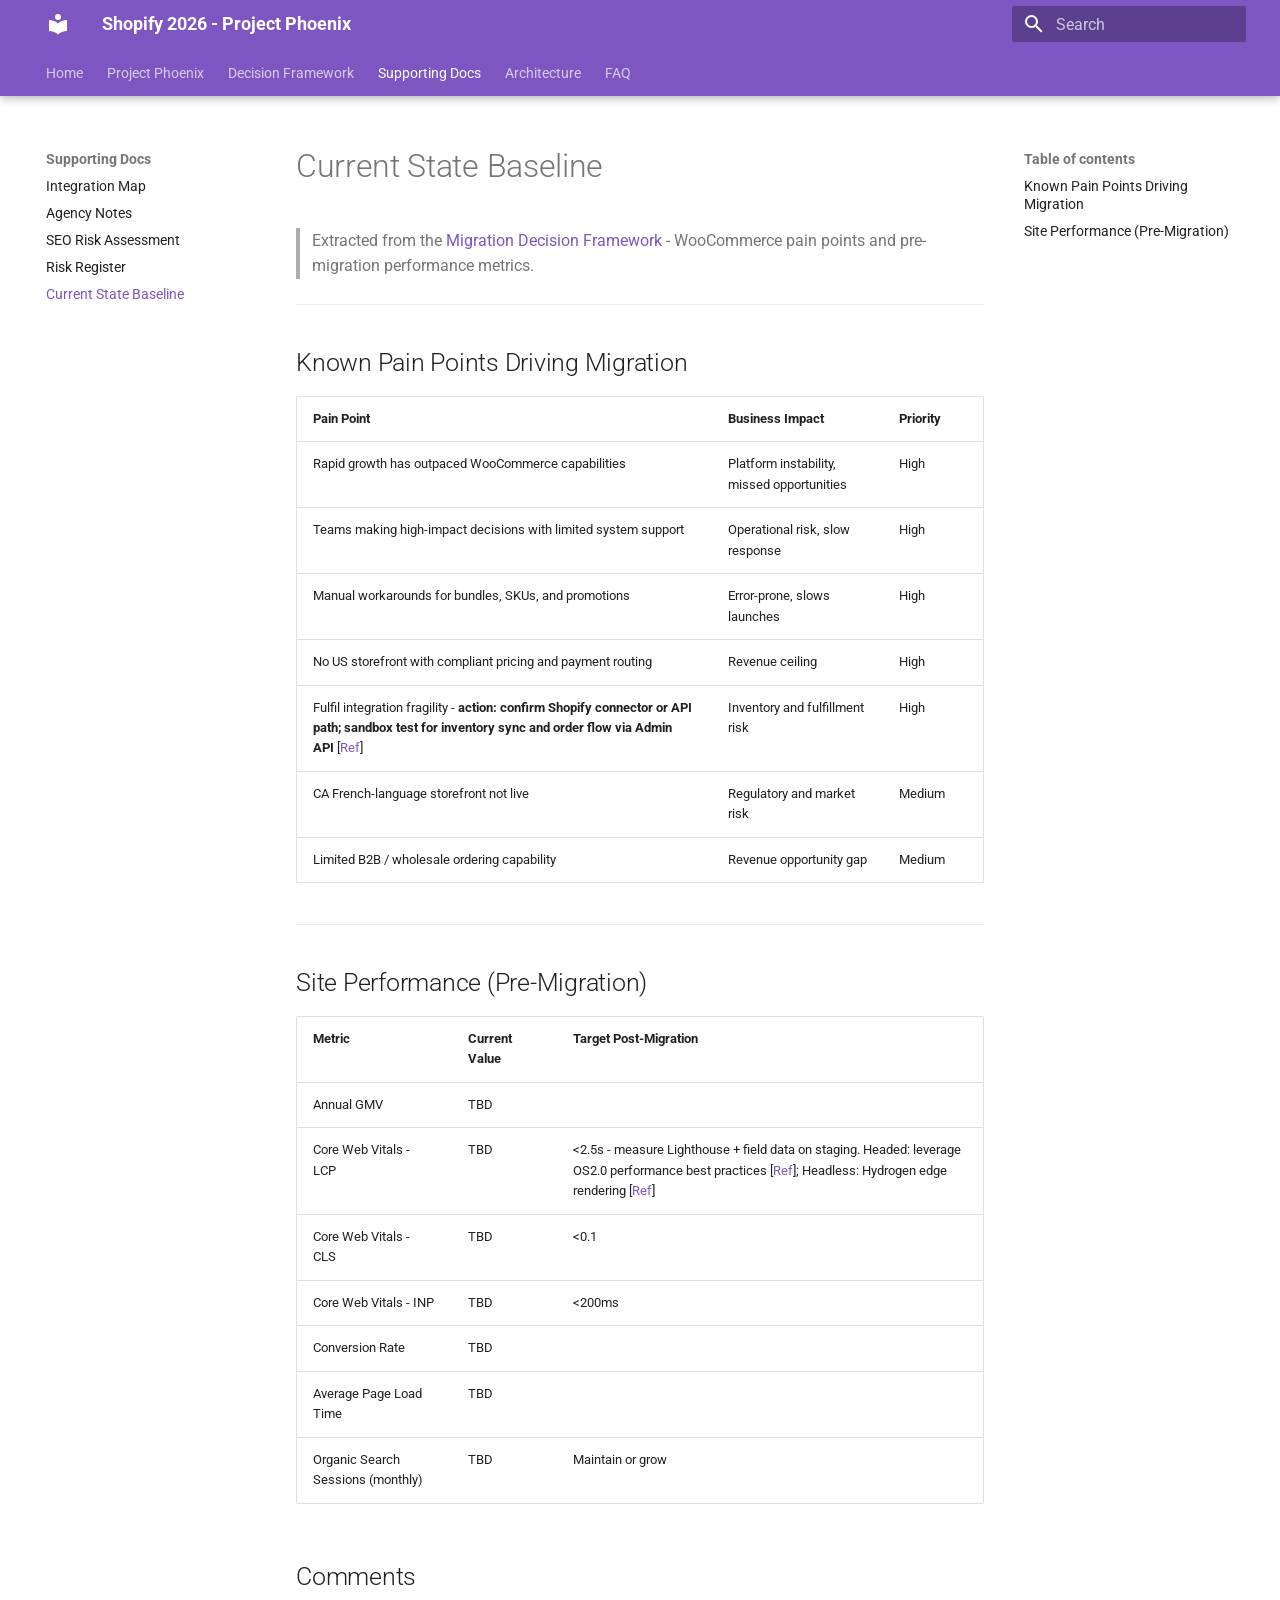
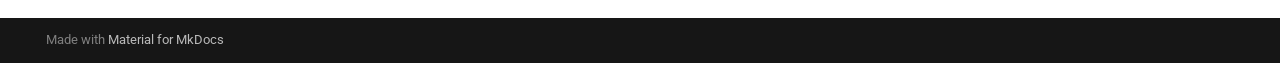
<file: current-state-baseline.html>
<!doctype html>
<html lang="en" class="no-js">
  <head>
    
      <meta charset="utf-8">
      <meta name="viewport" content="width=device-width,initial-scale=1">
      
      
      
        <link rel="canonical" href="https://charanbobby.github.io/Shopify2026/current-state-baseline.html">
      
      
        <link rel="prev" href="risk-register.html">
      
      
        <link rel="next" href="current-sns-architecture.html">
      
      
        
      
      
      <link rel="icon" href="assets/images/favicon.png">
      <meta name="generator" content="mkdocs-1.6.1, mkdocs-material-9.7.6">
    
    
      
        <title>Current State Baseline - Shopify 2026 - Project Phoenix</title>
      
    
    
      <link rel="stylesheet" href="assets/stylesheets/main.484c7ddc.min.css">
      
        
        <link rel="stylesheet" href="assets/stylesheets/palette.ab4e12ef.min.css">
      
      


    
    
      
    
    
      
        
        
        <link rel="preconnect" href="https://fonts.gstatic.com" crossorigin>
        <link rel="stylesheet" href="https://fonts.googleapis.com/css?family=Roboto:300,300i,400,400i,700,700i%7CRoboto+Mono:400,400i,700,700i&display=fallback">
        <style>:root{--md-text-font:"Roboto";--md-code-font:"Roboto Mono"}</style>
      
    
    
      <link rel="stylesheet" href="stylesheets/extra.css">
    
    <script>__md_scope=new URL(".",location),__md_hash=e=>[...e].reduce(((e,_)=>(e<<5)-e+_.charCodeAt(0)),0),__md_get=(e,_=localStorage,t=__md_scope)=>JSON.parse(_.getItem(t.pathname+"."+e)),__md_set=(e,_,t=localStorage,a=__md_scope)=>{try{t.setItem(a.pathname+"."+e,JSON.stringify(_))}catch(e){}}</script>
    
      

    
    
  </head>
  
  
    
    
    
    
    
    <body dir="ltr" data-md-color-scheme="default" data-md-color-primary="deep-purple" data-md-color-accent="purple">
  
    
    <input class="md-toggle" data-md-toggle="drawer" type="checkbox" id="__drawer" autocomplete="off">
    <input class="md-toggle" data-md-toggle="search" type="checkbox" id="__search" autocomplete="off">
    <label class="md-overlay" for="__drawer"></label>
    <div data-md-component="skip">
      
        
        <a href="#current-state-baseline" class="md-skip">
          Skip to content
        </a>
      
    </div>
    <div data-md-component="announce">
      
    </div>
    
    
      

  

<header class="md-header md-header--shadow md-header--lifted" data-md-component="header">
  <nav class="md-header__inner md-grid" aria-label="Header">
    <a href="index.html" title="Shopify 2026 - Project Phoenix" class="md-header__button md-logo" aria-label="Shopify 2026 - Project Phoenix" data-md-component="logo">
      
  
  <svg xmlns="http://www.w3.org/2000/svg" viewBox="0 0 24 24"><path d="M12 8a3 3 0 0 0 3-3 3 3 0 0 0-3-3 3 3 0 0 0-3 3 3 3 0 0 0 3 3m0 3.54C9.64 9.35 6.5 8 3 8v11c3.5 0 6.64 1.35 9 3.54 2.36-2.19 5.5-3.54 9-3.54V8c-3.5 0-6.64 1.35-9 3.54"/></svg>

    </a>
    <label class="md-header__button md-icon" for="__drawer">
      
      <svg xmlns="http://www.w3.org/2000/svg" viewBox="0 0 24 24"><path d="M3 6h18v2H3zm0 5h18v2H3zm0 5h18v2H3z"/></svg>
    </label>
    <div class="md-header__title" data-md-component="header-title">
      <div class="md-header__ellipsis">
        <div class="md-header__topic">
          <span class="md-ellipsis">
            Shopify 2026 - Project Phoenix
          </span>
        </div>
        <div class="md-header__topic" data-md-component="header-topic">
          <span class="md-ellipsis">
            
              Current State Baseline
            
          </span>
        </div>
      </div>
    </div>
    
      
    
    
    
    
      
      
        <label class="md-header__button md-icon" for="__search">
          
          <svg xmlns="http://www.w3.org/2000/svg" viewBox="0 0 24 24"><path d="M9.5 3A6.5 6.5 0 0 1 16 9.5c0 1.61-.59 3.09-1.56 4.23l.27.27h.79l5 5-1.5 1.5-5-5v-.79l-.27-.27A6.52 6.52 0 0 1 9.5 16 6.5 6.5 0 0 1 3 9.5 6.5 6.5 0 0 1 9.5 3m0 2C7 5 5 7 5 9.5S7 14 9.5 14 14 12 14 9.5 12 5 9.5 5"/></svg>
        </label>
        <div class="md-search" data-md-component="search" role="dialog">
  <label class="md-search__overlay" for="__search"></label>
  <div class="md-search__inner" role="search">
    <form class="md-search__form" name="search">
      <input type="text" class="md-search__input" name="query" aria-label="Search" placeholder="Search" autocapitalize="off" autocorrect="off" autocomplete="off" spellcheck="false" data-md-component="search-query" required>
      <label class="md-search__icon md-icon" for="__search">
        
        <svg xmlns="http://www.w3.org/2000/svg" viewBox="0 0 24 24"><path d="M9.5 3A6.5 6.5 0 0 1 16 9.5c0 1.61-.59 3.09-1.56 4.23l.27.27h.79l5 5-1.5 1.5-5-5v-.79l-.27-.27A6.52 6.52 0 0 1 9.5 16 6.5 6.5 0 0 1 3 9.5 6.5 6.5 0 0 1 9.5 3m0 2C7 5 5 7 5 9.5S7 14 9.5 14 14 12 14 9.5 12 5 9.5 5"/></svg>
        
        <svg xmlns="http://www.w3.org/2000/svg" viewBox="0 0 24 24"><path d="M20 11v2H8l5.5 5.5-1.42 1.42L4.16 12l7.92-7.92L13.5 5.5 8 11z"/></svg>
      </label>
      <nav class="md-search__options" aria-label="Search">
        
        <button type="reset" class="md-search__icon md-icon" title="Clear" aria-label="Clear" tabindex="-1">
          
          <svg xmlns="http://www.w3.org/2000/svg" viewBox="0 0 24 24"><path d="M19 6.41 17.59 5 12 10.59 6.41 5 5 6.41 10.59 12 5 17.59 6.41 19 12 13.41 17.59 19 19 17.59 13.41 12z"/></svg>
        </button>
      </nav>
      
    </form>
    <div class="md-search__output">
      <div class="md-search__scrollwrap" tabindex="0" data-md-scrollfix>
        <div class="md-search-result" data-md-component="search-result">
          <div class="md-search-result__meta">
            Initializing search
          </div>
          <ol class="md-search-result__list" role="presentation"></ol>
        </div>
      </div>
    </div>
  </div>
</div>
      
    
    
  </nav>
  
    
      
<nav class="md-tabs" aria-label="Tabs" data-md-component="tabs">
  <div class="md-grid">
    <ul class="md-tabs__list">
      
        
  
  
  
  
    <li class="md-tabs__item">
      <a href="index.html" class="md-tabs__link">
        
  
  
    
  
  Home

      </a>
    </li>
  

      
        
  
  
  
  
    
    
      <li class="md-tabs__item">
        <a href="project-phoenix.html" class="md-tabs__link">
          
  
  
  Project Phoenix

        </a>
      </li>
    
  

      
        
  
  
  
  
    <li class="md-tabs__item">
      <a href="decision-framework.html" class="md-tabs__link">
        
  
  
    
  
  Decision Framework

      </a>
    </li>
  

      
        
  
  
  
    
  
  
    
    
      <li class="md-tabs__item md-tabs__item--active">
        <a href="integration-map.html" class="md-tabs__link">
          
  
  
  Supporting Docs

        </a>
      </li>
    
  

      
        
  
  
  
  
    
    
      <li class="md-tabs__item">
        <a href="current-sns-architecture.html" class="md-tabs__link">
          
  
  
  Architecture

        </a>
      </li>
    
  

      
        
  
  
  
  
    <li class="md-tabs__item">
      <a href="faq.html" class="md-tabs__link">
        
  
  
    
  
  FAQ

      </a>
    </li>
  

      
    </ul>
  </div>
</nav>
    
  
</header>
    
    <div class="md-container" data-md-component="container">
      
      
        
      
      <main class="md-main" data-md-component="main">
        <div class="md-main__inner md-grid">
          
            
              
              <div class="md-sidebar md-sidebar--primary" data-md-component="sidebar" data-md-type="navigation" >
                <div class="md-sidebar__scrollwrap">
                  <div class="md-sidebar__inner">
                    


  


<nav class="md-nav md-nav--primary md-nav--lifted" aria-label="Navigation" data-md-level="0">
  <label class="md-nav__title" for="__drawer">
    <a href="index.html" title="Shopify 2026 - Project Phoenix" class="md-nav__button md-logo" aria-label="Shopify 2026 - Project Phoenix" data-md-component="logo">
      
  
  <svg xmlns="http://www.w3.org/2000/svg" viewBox="0 0 24 24"><path d="M12 8a3 3 0 0 0 3-3 3 3 0 0 0-3-3 3 3 0 0 0-3 3 3 3 0 0 0 3 3m0 3.54C9.64 9.35 6.5 8 3 8v11c3.5 0 6.64 1.35 9 3.54 2.36-2.19 5.5-3.54 9-3.54V8c-3.5 0-6.64 1.35-9 3.54"/></svg>

    </a>
    Shopify 2026 - Project Phoenix
  </label>
  
  <ul class="md-nav__list" data-md-scrollfix>
    
      
      
  
  
  
  
    <li class="md-nav__item">
      <a href="index.html" class="md-nav__link">
        
  
  
  <span class="md-ellipsis">
    
  
    Home
  

    
  </span>
  
  

      </a>
    </li>
  

    
      
      
  
  
  
  
    
    
    
    
      
      
        
      
    
    
    <li class="md-nav__item md-nav__item--nested">
      
        
        
        <input class="md-nav__toggle md-toggle " type="checkbox" id="__nav_2" >
        
          
          <label class="md-nav__link" for="__nav_2" id="__nav_2_label" tabindex="0">
            
  
  
  <span class="md-ellipsis">
    
  
    Project Phoenix
  

    
  </span>
  
  

            <span class="md-nav__icon md-icon"></span>
          </label>
        
        <nav class="md-nav" data-md-level="1" aria-labelledby="__nav_2_label" aria-expanded="false">
          <label class="md-nav__title" for="__nav_2">
            <span class="md-nav__icon md-icon"></span>
            
  
    Project Phoenix
  

          </label>
          <ul class="md-nav__list" data-md-scrollfix>
            
              
                
  
  
  
  
    <li class="md-nav__item">
      <a href="project-phoenix.html" class="md-nav__link">
        
  
  
  <span class="md-ellipsis">
    
  
    Strategic Migration
  

    
  </span>
  
  

      </a>
    </li>
  

              
            
              
                
  
  
  
  
    <li class="md-nav__item">
      <a href="requirements-backlog.html" class="md-nav__link">
        
  
  
  <span class="md-ellipsis">
    
  
    Requirements Backlog
  

    
  </span>
  
  

      </a>
    </li>
  

              
            
          </ul>
        </nav>
      
    </li>
  

    
      
      
  
  
  
  
    <li class="md-nav__item">
      <a href="decision-framework.html" class="md-nav__link">
        
  
  
  <span class="md-ellipsis">
    
  
    Decision Framework
  

    
  </span>
  
  

      </a>
    </li>
  

    
      
      
  
  
    
  
  
  
    
    
    
    
      
        
        
      
      
        
      
    
    
    <li class="md-nav__item md-nav__item--active md-nav__item--section md-nav__item--nested">
      
        
        
        <input class="md-nav__toggle md-toggle " type="checkbox" id="__nav_4" checked>
        
          
          <label class="md-nav__link" for="__nav_4" id="__nav_4_label" tabindex="">
            
  
  
  <span class="md-ellipsis">
    
  
    Supporting Docs
  

    
  </span>
  
  

            <span class="md-nav__icon md-icon"></span>
          </label>
        
        <nav class="md-nav" data-md-level="1" aria-labelledby="__nav_4_label" aria-expanded="true">
          <label class="md-nav__title" for="__nav_4">
            <span class="md-nav__icon md-icon"></span>
            
  
    Supporting Docs
  

          </label>
          <ul class="md-nav__list" data-md-scrollfix>
            
              
                
  
  
  
  
    <li class="md-nav__item">
      <a href="integration-map.html" class="md-nav__link">
        
  
  
  <span class="md-ellipsis">
    
  
    Integration Map
  

    
  </span>
  
  

      </a>
    </li>
  

              
            
              
                
  
  
  
  
    <li class="md-nav__item">
      <a href="agency-notes.html" class="md-nav__link">
        
  
  
  <span class="md-ellipsis">
    
  
    Agency Notes
  

    
  </span>
  
  

      </a>
    </li>
  

              
            
              
                
  
  
  
  
    <li class="md-nav__item">
      <a href="seo-risk-assessment.html" class="md-nav__link">
        
  
  
  <span class="md-ellipsis">
    
  
    SEO Risk Assessment
  

    
  </span>
  
  

      </a>
    </li>
  

              
            
              
                
  
  
  
  
    <li class="md-nav__item">
      <a href="risk-register.html" class="md-nav__link">
        
  
  
  <span class="md-ellipsis">
    
  
    Risk Register
  

    
  </span>
  
  

      </a>
    </li>
  

              
            
              
                
  
  
    
  
  
  
    <li class="md-nav__item md-nav__item--active">
      
      <input class="md-nav__toggle md-toggle" type="checkbox" id="__toc">
      
      
        
      
      
        <label class="md-nav__link md-nav__link--active" for="__toc">
          
  
  
  <span class="md-ellipsis">
    
  
    Current State Baseline
  

    
  </span>
  
  

          <span class="md-nav__icon md-icon"></span>
        </label>
      
      <a href="current-state-baseline.html" class="md-nav__link md-nav__link--active">
        
  
  
  <span class="md-ellipsis">
    
  
    Current State Baseline
  

    
  </span>
  
  

      </a>
      
        

<nav class="md-nav md-nav--secondary" aria-label="Table of contents">
  
  
  
    
  
  
    <label class="md-nav__title" for="__toc">
      <span class="md-nav__icon md-icon"></span>
      Table of contents
    </label>
    <ul class="md-nav__list" data-md-component="toc" data-md-scrollfix>
      
        <li class="md-nav__item">
  <a href="#known-pain-points-driving-migration" class="md-nav__link">
    <span class="md-ellipsis">
      
        Known Pain Points Driving Migration
      
    </span>
  </a>
  
</li>
      
        <li class="md-nav__item">
  <a href="#site-performance-pre-migration" class="md-nav__link">
    <span class="md-ellipsis">
      
        Site Performance (Pre-Migration)
      
    </span>
  </a>
  
</li>
      
    </ul>
  
</nav>
      
    </li>
  

              
            
          </ul>
        </nav>
      
    </li>
  

    
      
      
  
  
  
  
    
    
    
    
      
      
        
      
    
    
    <li class="md-nav__item md-nav__item--nested">
      
        
        
        <input class="md-nav__toggle md-toggle " type="checkbox" id="__nav_5" >
        
          
          <label class="md-nav__link" for="__nav_5" id="__nav_5_label" tabindex="0">
            
  
  
  <span class="md-ellipsis">
    
  
    Architecture
  

    
  </span>
  
  

            <span class="md-nav__icon md-icon"></span>
          </label>
        
        <nav class="md-nav" data-md-level="1" aria-labelledby="__nav_5_label" aria-expanded="false">
          <label class="md-nav__title" for="__nav_5">
            <span class="md-nav__icon md-icon"></span>
            
  
    Architecture
  

          </label>
          <ul class="md-nav__list" data-md-scrollfix>
            
              
                
  
  
  
  
    <li class="md-nav__item">
      <a href="current-sns-architecture.html" class="md-nav__link">
        
  
  
  <span class="md-ellipsis">
    
  
    Current S&S Architecture
  

    
  </span>
  
  

      </a>
    </li>
  

              
            
              
                
  
  
  
  
    <li class="md-nav__item">
      <a href="short-term-strategy.html" class="md-nav__link">
        
  
  
  <span class="md-ellipsis">
    
  
    Short-Term Strategy
  

    
  </span>
  
  

      </a>
    </li>
  

              
            
          </ul>
        </nav>
      
    </li>
  

    
      
      
  
  
  
  
    <li class="md-nav__item">
      <a href="faq.html" class="md-nav__link">
        
  
  
  <span class="md-ellipsis">
    
  
    FAQ
  

    
  </span>
  
  

      </a>
    </li>
  

    
  </ul>
</nav>
                  </div>
                </div>
              </div>
            
            
              
              <div class="md-sidebar md-sidebar--secondary" data-md-component="sidebar" data-md-type="toc" >
                <div class="md-sidebar__scrollwrap">
                  <div class="md-sidebar__inner">
                    

<nav class="md-nav md-nav--secondary" aria-label="Table of contents">
  
  
  
    
  
  
    <label class="md-nav__title" for="__toc">
      <span class="md-nav__icon md-icon"></span>
      Table of contents
    </label>
    <ul class="md-nav__list" data-md-component="toc" data-md-scrollfix>
      
        <li class="md-nav__item">
  <a href="#known-pain-points-driving-migration" class="md-nav__link">
    <span class="md-ellipsis">
      
        Known Pain Points Driving Migration
      
    </span>
  </a>
  
</li>
      
        <li class="md-nav__item">
  <a href="#site-performance-pre-migration" class="md-nav__link">
    <span class="md-ellipsis">
      
        Site Performance (Pre-Migration)
      
    </span>
  </a>
  
</li>
      
    </ul>
  
</nav>
                  </div>
                </div>
              </div>
            
          
          
            <div class="md-content" data-md-component="content">
              
              <article class="md-content__inner md-typeset">
                
                  



<h1 id="current-state-baseline">Current State Baseline<a class="headerlink" href="#current-state-baseline" title="Permanent link">&para;</a></h1>
<blockquote>
<p>Extracted from the <a href="decision-framework.html">Migration Decision Framework</a> - WooCommerce pain points and pre-migration performance metrics.</p>
</blockquote>
<hr />
<h2 id="known-pain-points-driving-migration">Known Pain Points Driving Migration<a class="headerlink" href="#known-pain-points-driving-migration" title="Permanent link">&para;</a></h2>
<table>
<thead>
<tr>
<th>Pain Point</th>
<th>Business Impact</th>
<th>Priority</th>
</tr>
</thead>
<tbody>
<tr>
<td>Rapid growth has outpaced WooCommerce capabilities</td>
<td>Platform instability, missed opportunities</td>
<td>High</td>
</tr>
<tr>
<td>Teams making high-impact decisions with limited system support</td>
<td>Operational risk, slow response</td>
<td>High</td>
</tr>
<tr>
<td>Manual workarounds for bundles, SKUs, and promotions</td>
<td>Error-prone, slows launches</td>
<td>High</td>
</tr>
<tr>
<td>No US storefront with compliant pricing and payment routing</td>
<td>Revenue ceiling</td>
<td>High</td>
</tr>
<tr>
<td>Fulfil integration fragility - <strong>action: confirm Shopify connector or API path; sandbox test for inventory sync and order flow via Admin API</strong> [<a href="https://shopify.dev/docs/admin-api">Ref</a>]</td>
<td>Inventory and fulfillment risk</td>
<td>High</td>
</tr>
<tr>
<td>CA French-language storefront not live</td>
<td>Regulatory and market risk</td>
<td>Medium</td>
</tr>
<tr>
<td>Limited B2B / wholesale ordering capability</td>
<td>Revenue opportunity gap</td>
<td>Medium</td>
</tr>
</tbody>
</table>
<hr />
<h2 id="site-performance-pre-migration">Site Performance (Pre-Migration)<a class="headerlink" href="#site-performance-pre-migration" title="Permanent link">&para;</a></h2>
<table>
<thead>
<tr>
<th>Metric</th>
<th>Current Value</th>
<th>Target Post-Migration</th>
</tr>
</thead>
<tbody>
<tr>
<td>Annual GMV</td>
<td>TBD</td>
<td></td>
</tr>
<tr>
<td>Core Web Vitals - LCP</td>
<td>TBD</td>
<td>&lt;2.5s - measure Lighthouse + field data on staging. Headed: leverage OS2.0 performance best practices [<a href="https://shopify.dev/docs/storefronts/themes/os20">Ref</a>]; Headless: Hydrogen edge rendering [<a href="https://shopify.dev/docs/storefronts/headless/hydrogen/migrate">Ref</a>]</td>
</tr>
<tr>
<td>Core Web Vitals - CLS</td>
<td>TBD</td>
<td>&lt;0.1</td>
</tr>
<tr>
<td>Core Web Vitals - INP</td>
<td>TBD</td>
<td>&lt;200ms</td>
</tr>
<tr>
<td>Conversion Rate</td>
<td>TBD</td>
<td></td>
</tr>
<tr>
<td>Average Page Load Time</td>
<td>TBD</td>
<td></td>
</tr>
<tr>
<td>Organic Search Sessions (monthly)</td>
<td>TBD</td>
<td>Maintain or grow</td>
</tr>
</tbody>
</table>







  
  





<h2 id="__comments">Comments</h2>
<script src="https://giscus.app/client.js"
        data-repo="charanbobby/Shopify2026"
        data-repo-id="R_kgDORkW7oQ"
        data-category="Q&A"
        data-category-id="DIC_kwDORkW7oc4C4LSl"
        data-mapping="pathname"
        data-strict="0"
        data-reactions-enabled="1"
        data-emit-metadata="0"
        data-input-position="bottom"
        data-theme="preferred_color_scheme"
        data-lang="en"
        crossorigin="anonymous"
        async>
</script>
                
              </article>
            </div>
          
          
<script>var target=document.getElementById(location.hash.slice(1));target&&target.name&&(target.checked=target.name.startsWith("__tabbed_"))</script>
        </div>
        
          <button type="button" class="md-top md-icon" data-md-component="top" hidden>
  
  <svg xmlns="http://www.w3.org/2000/svg" viewBox="0 0 24 24"><path d="M13 20h-2V8l-5.5 5.5-1.42-1.42L12 4.16l7.92 7.92-1.42 1.42L13 8z"/></svg>
  Back to top
</button>
        
      </main>
      
        <footer class="md-footer">
  
  <div class="md-footer-meta md-typeset">
    <div class="md-footer-meta__inner md-grid">
      <div class="md-copyright">
  
  
    Made with
    <a href="https://squidfunk.github.io/mkdocs-material/" target="_blank" rel="noopener">
      Material for MkDocs
    </a>
  
</div>
      
    </div>
  </div>
</footer>
      
    </div>
    <div class="md-dialog" data-md-component="dialog">
      <div class="md-dialog__inner md-typeset"></div>
    </div>
    
      <div class="md-progress" data-md-component="progress" role="progressbar"></div>
    
    
    
      
      
      <script id="__config" type="application/json">{"annotate": null, "base": ".", "features": ["navigation.tabs", "navigation.tabs.sticky", "navigation.top", "navigation.sections", "navigation.instant", "navigation.instant.progress", "search.highlight"], "search": "assets/javascripts/workers/search.2c215733.min.js", "tags": null, "translations": {"clipboard.copied": "Copied to clipboard", "clipboard.copy": "Copy to clipboard", "search.result.more.one": "1 more on this page", "search.result.more.other": "# more on this page", "search.result.none": "No matching documents", "search.result.one": "1 matching document", "search.result.other": "# matching documents", "search.result.placeholder": "Type to start searching", "search.result.term.missing": "Missing", "select.version": "Select version"}, "version": null}</script>
    
    
      <script src="assets/javascripts/bundle.79ae519e.min.js"></script>
      
    
  </body>
</html>
</file>
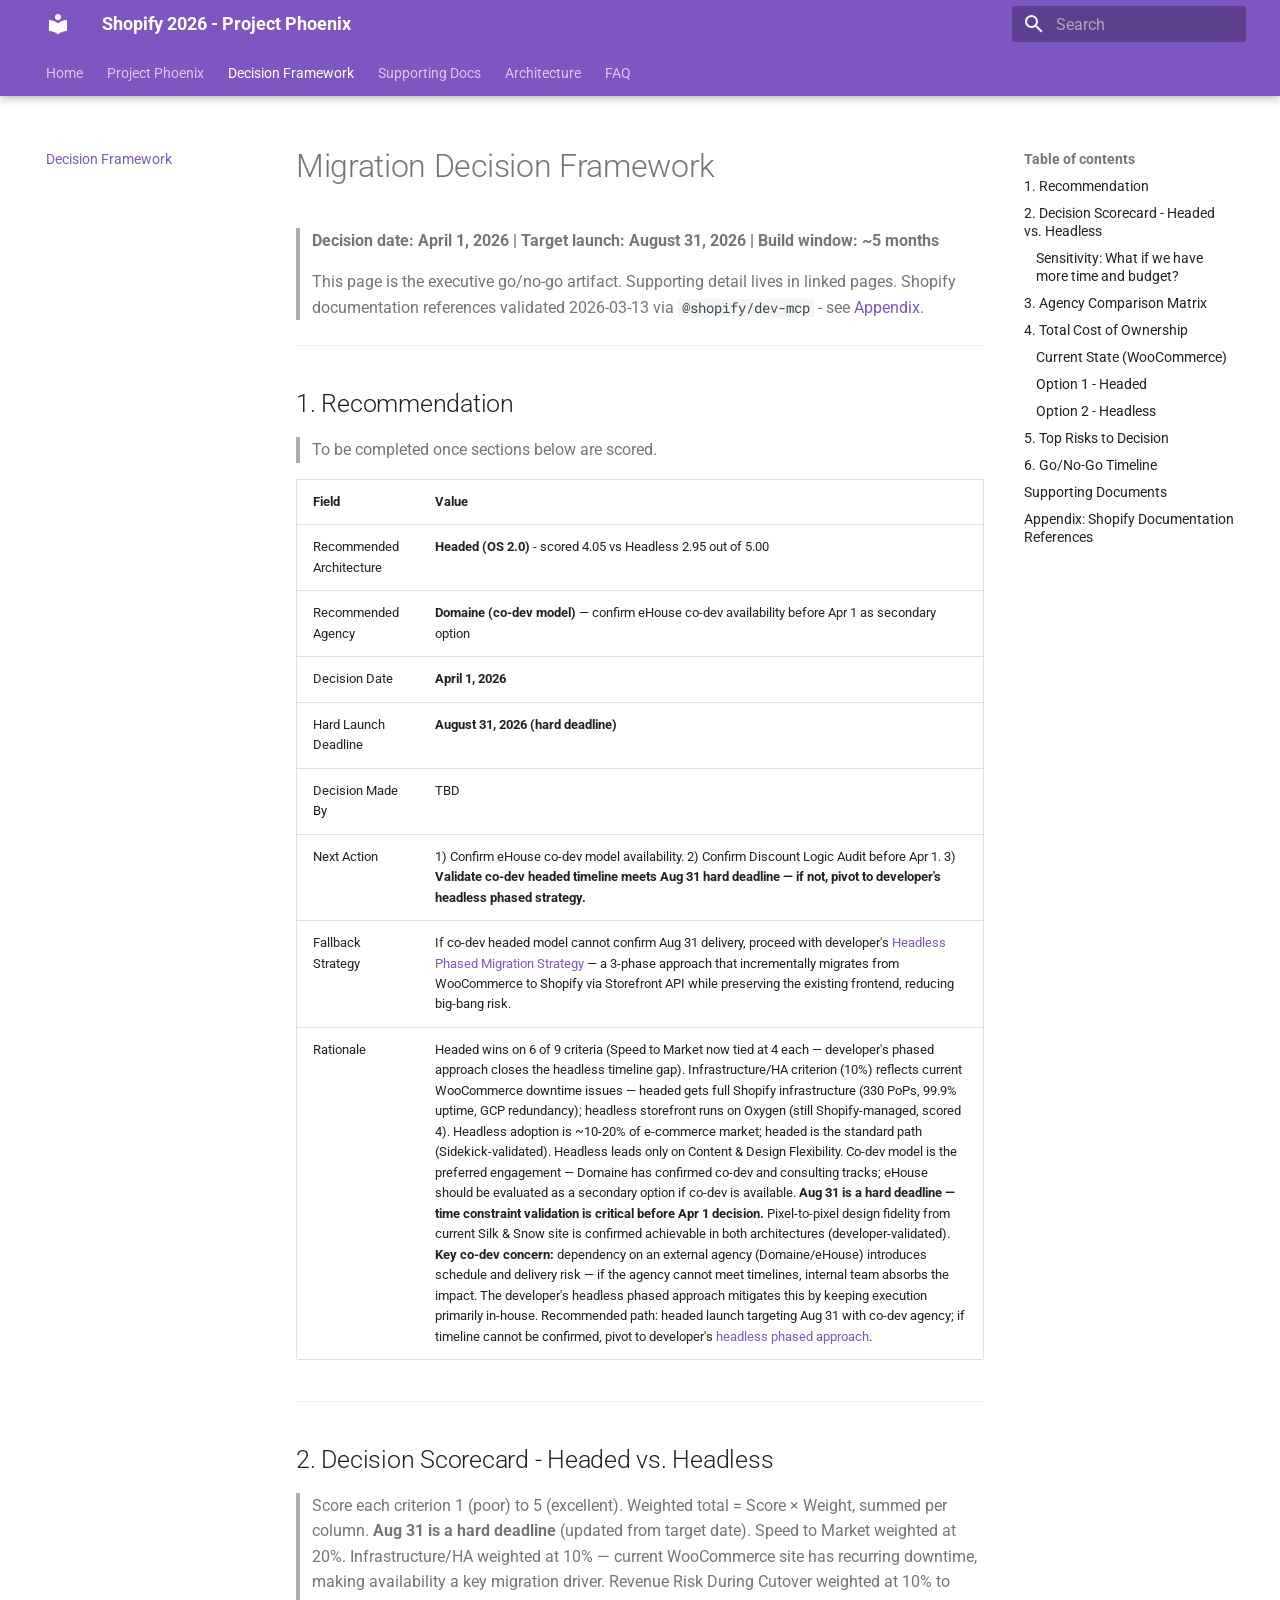
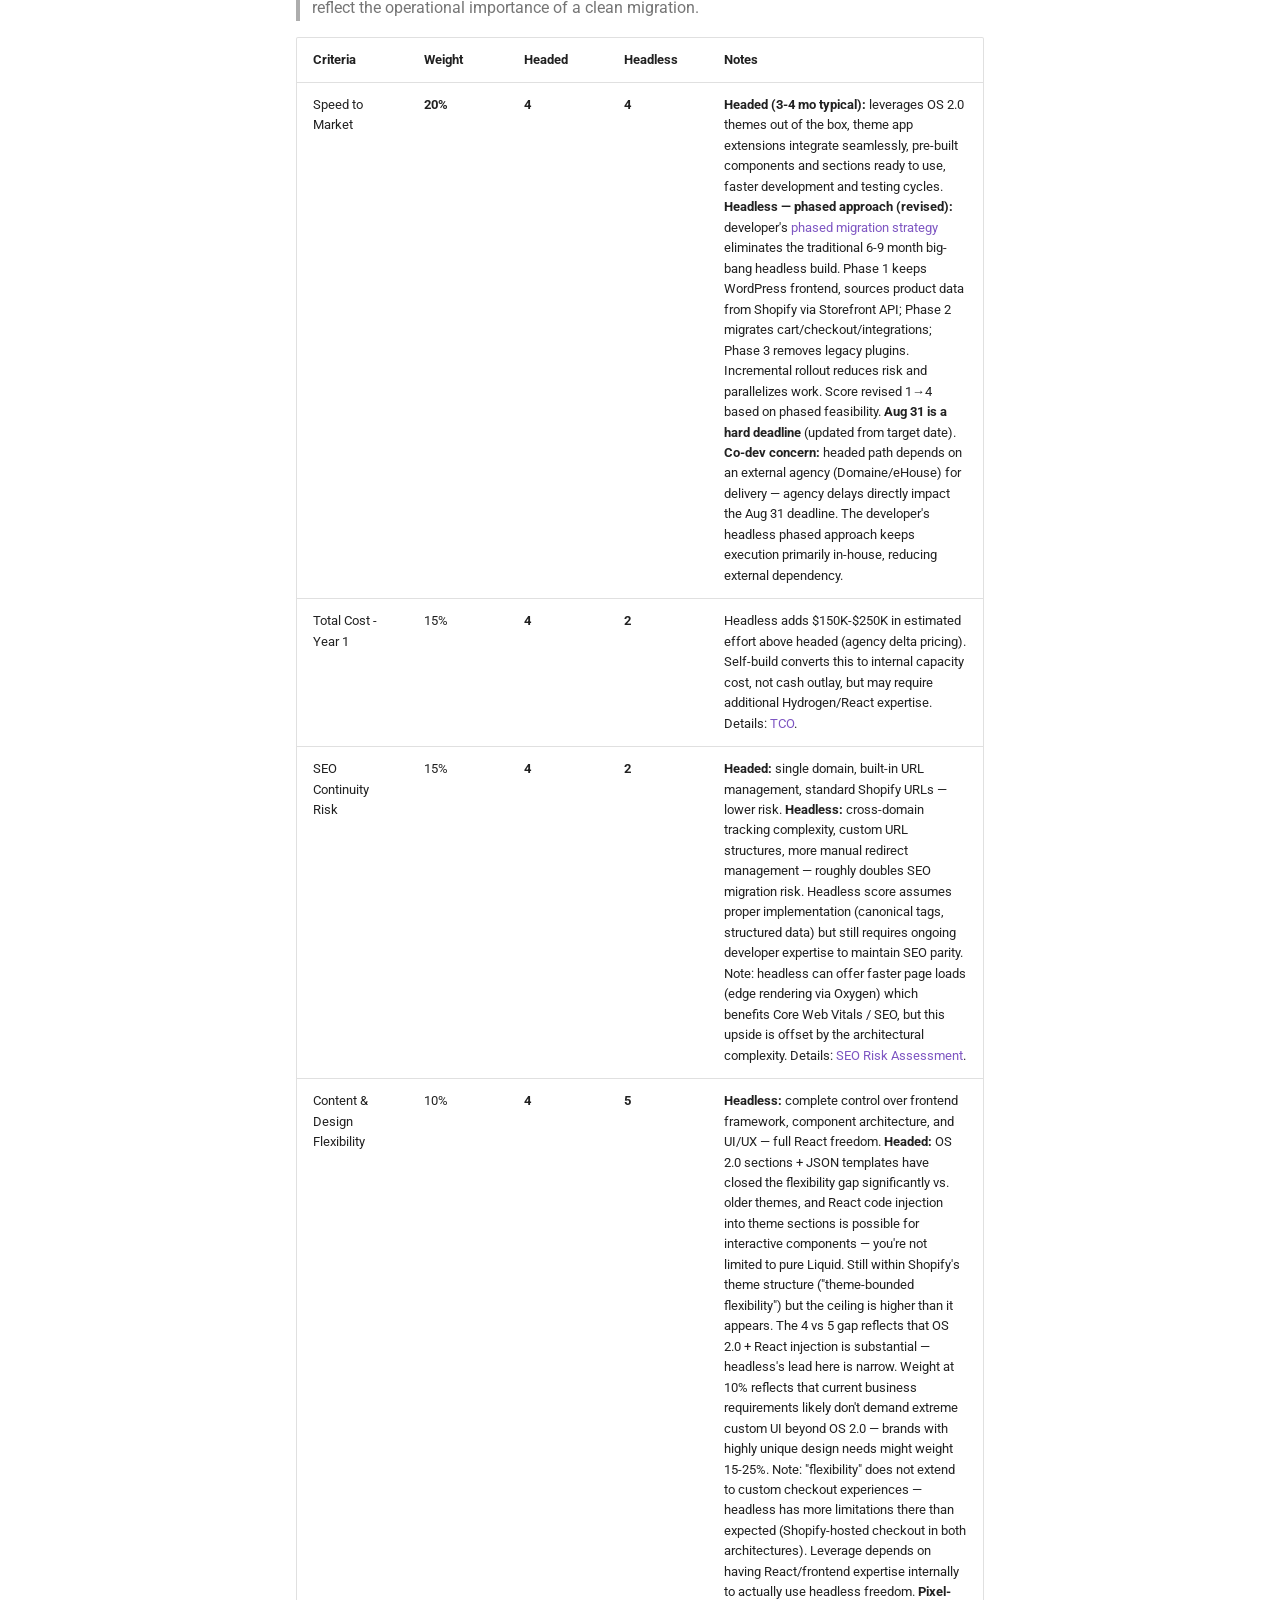
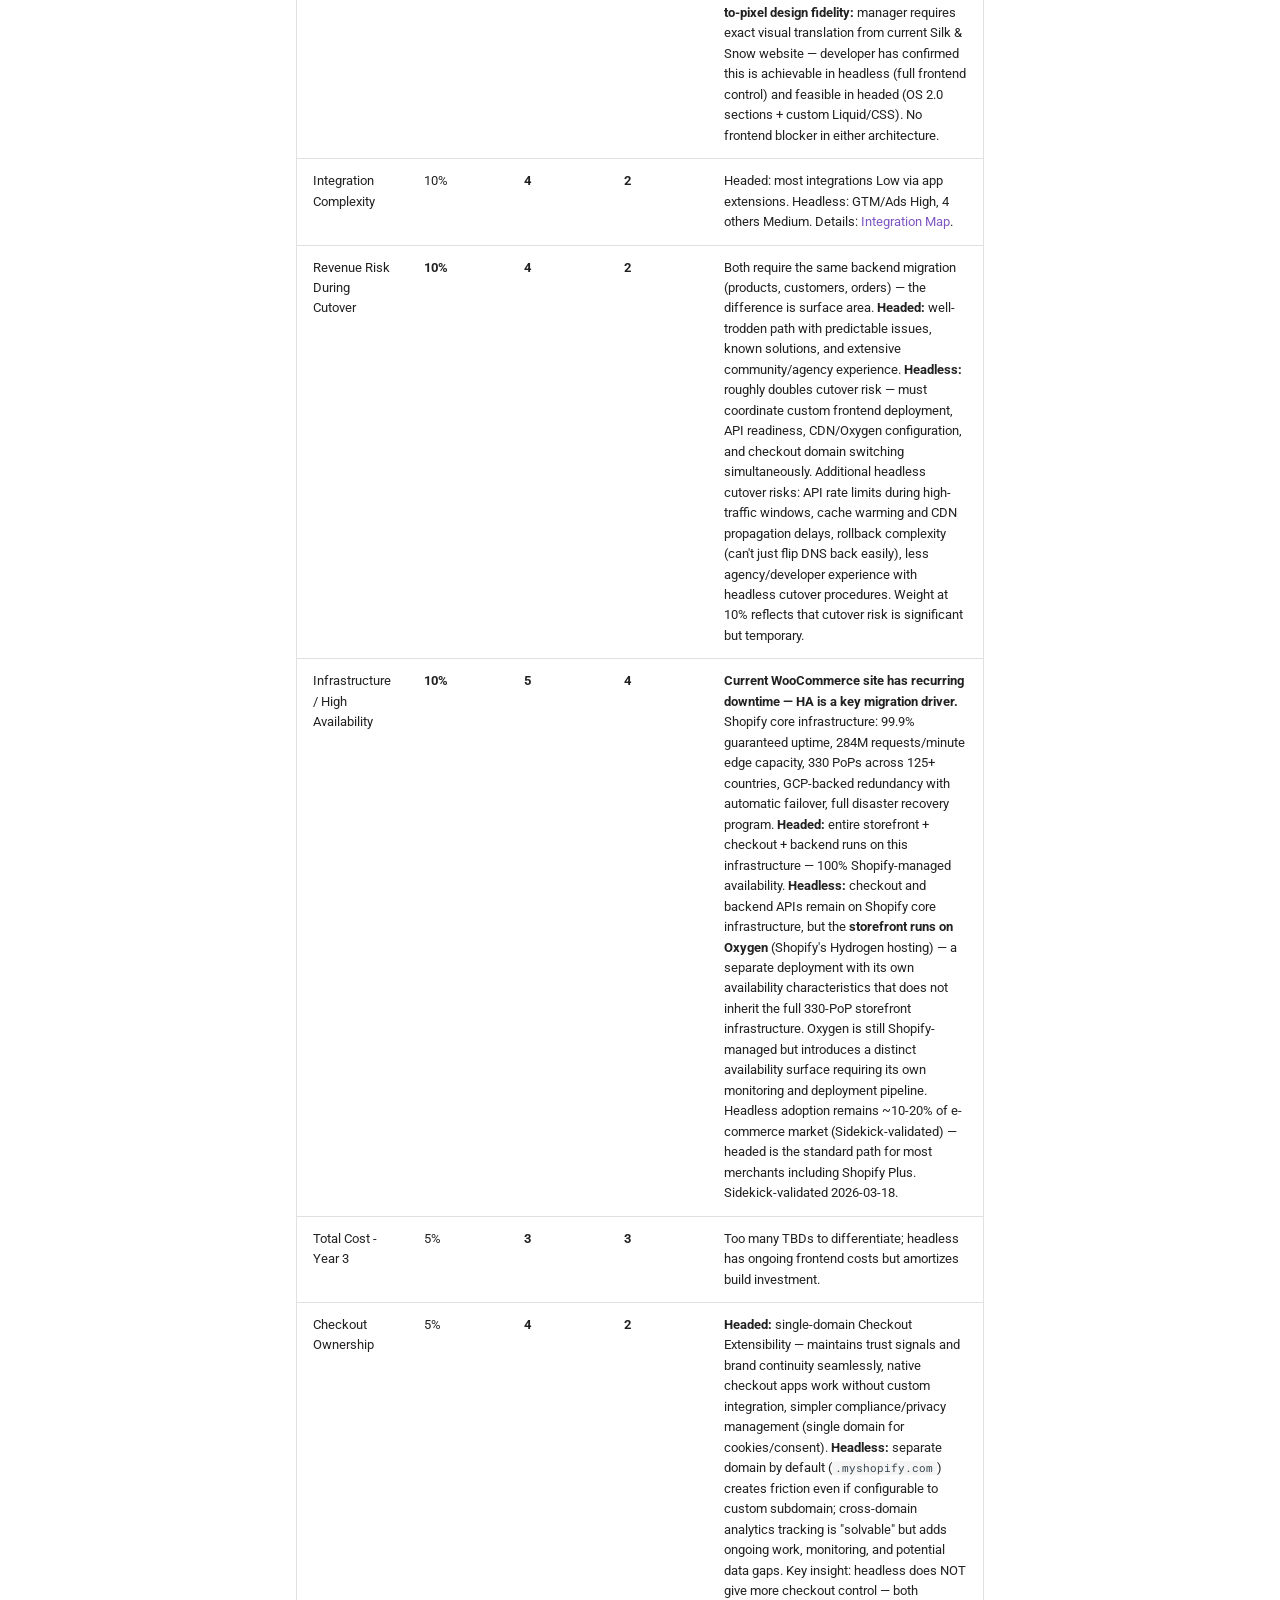
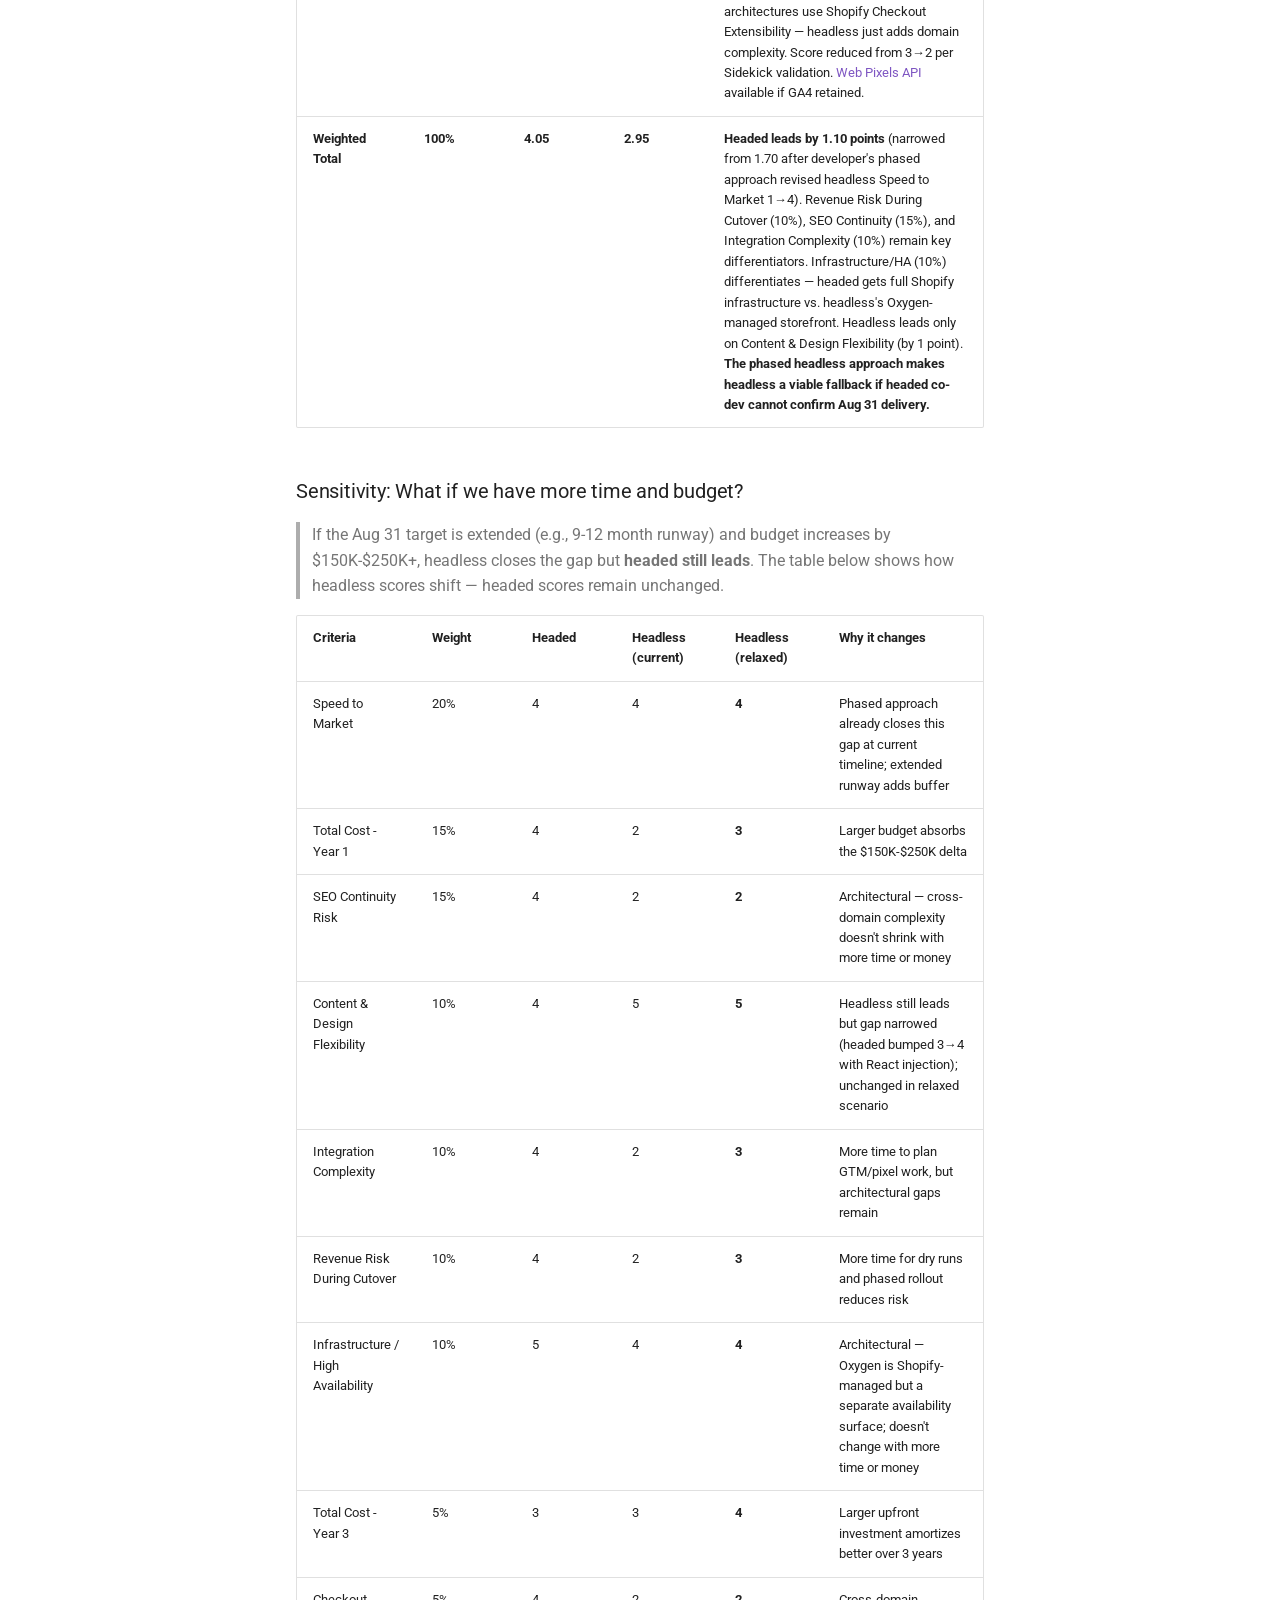
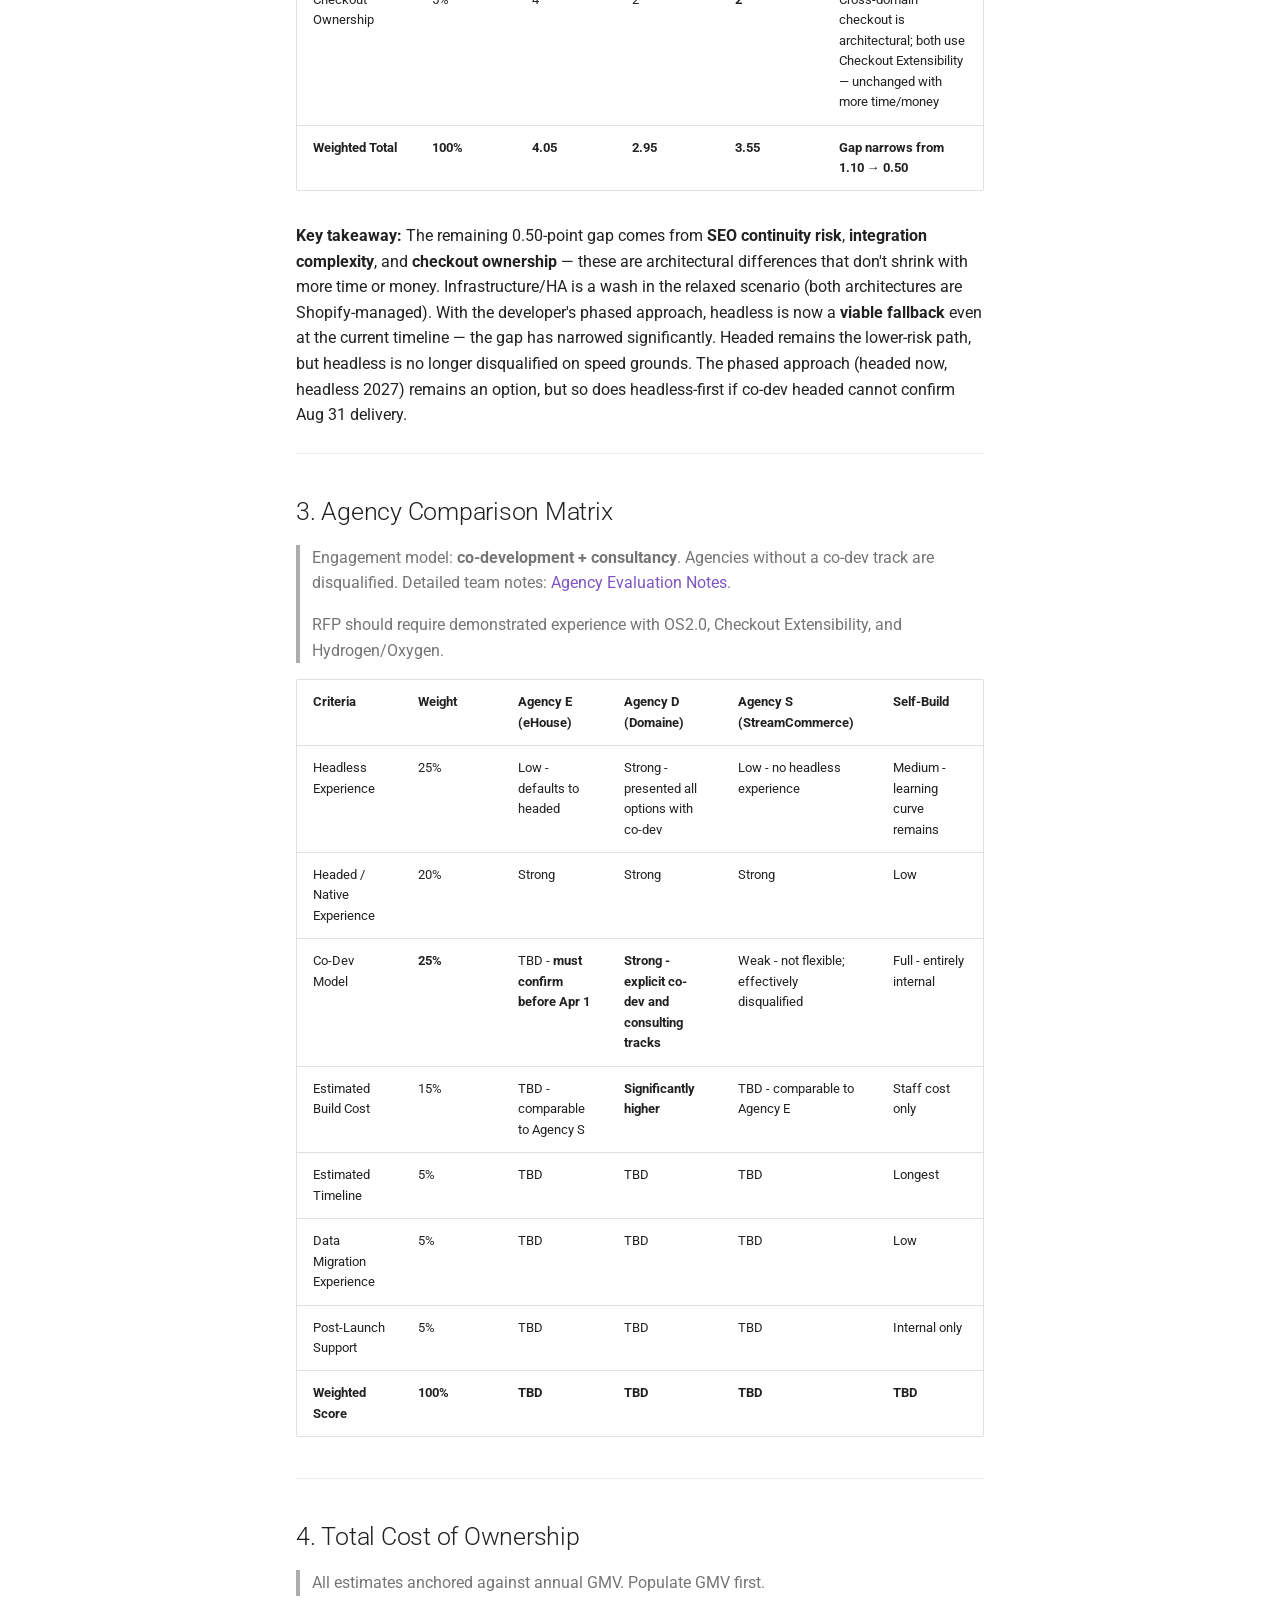
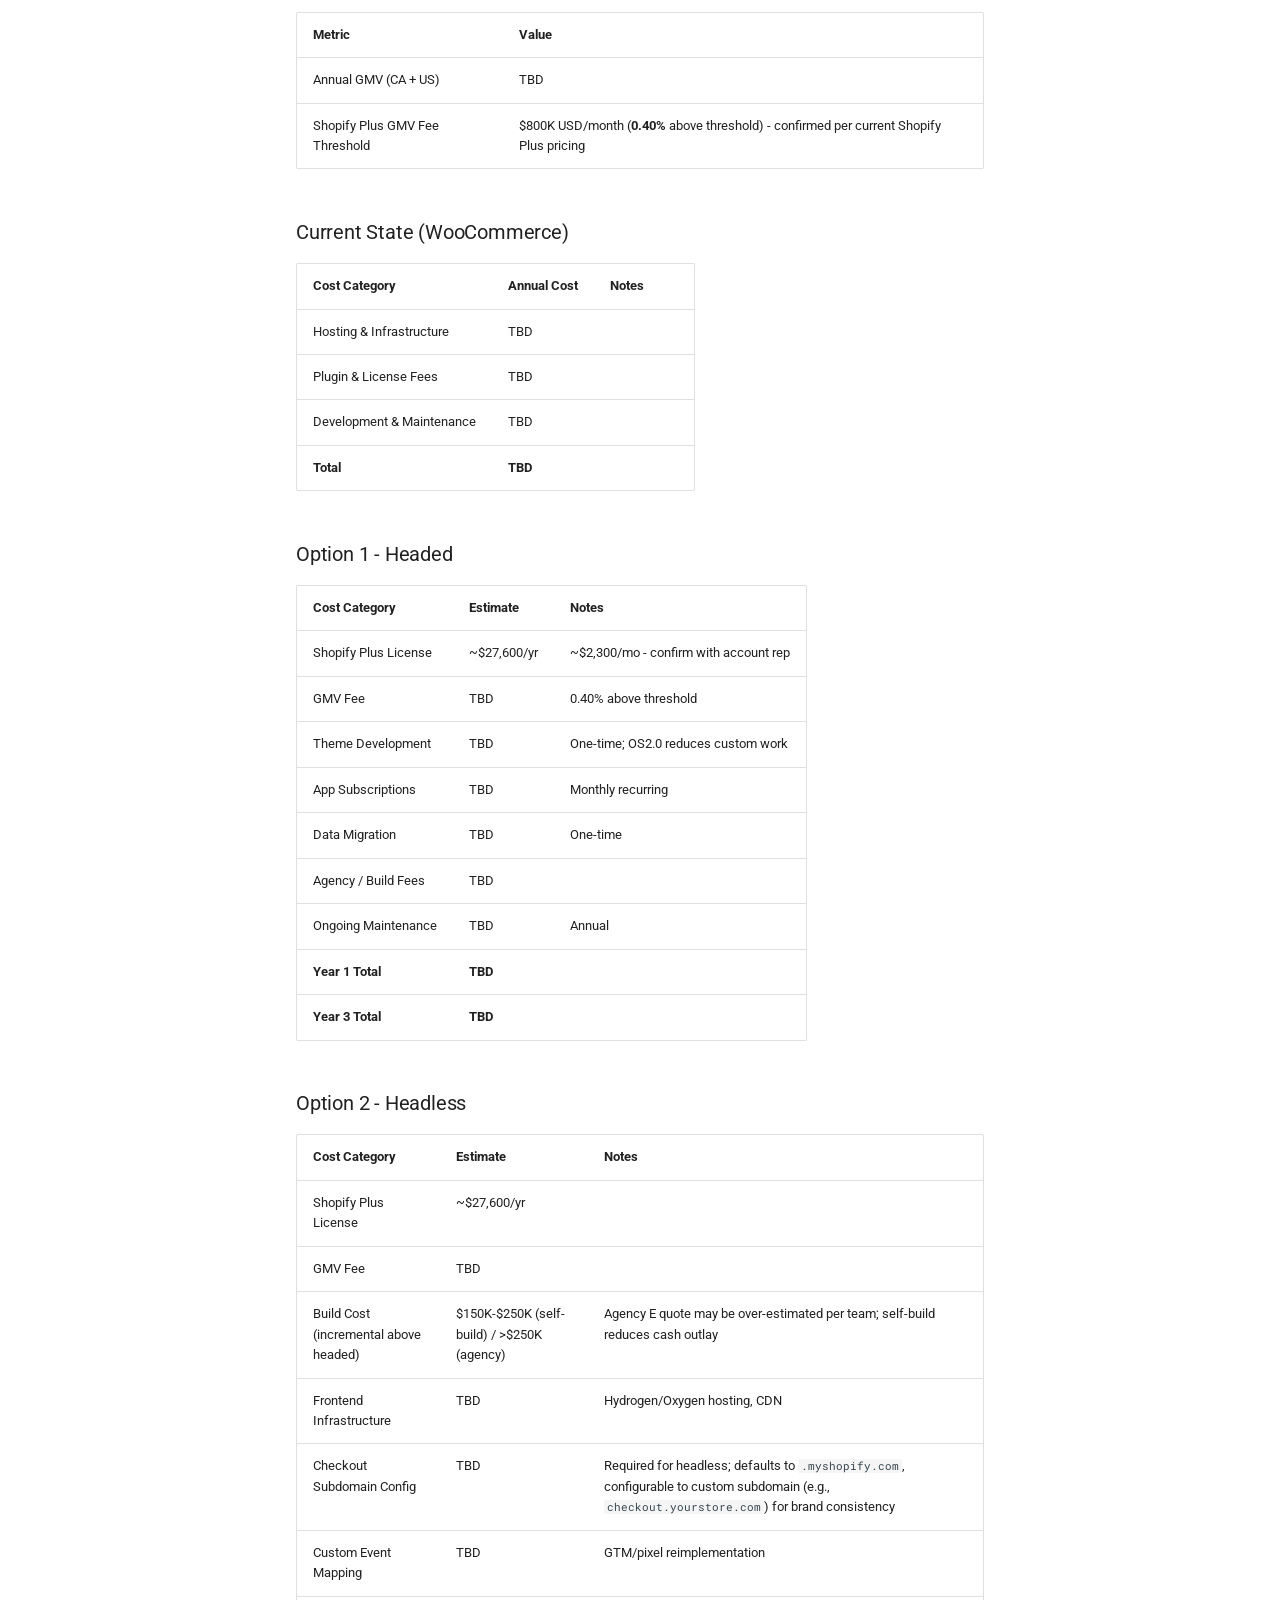
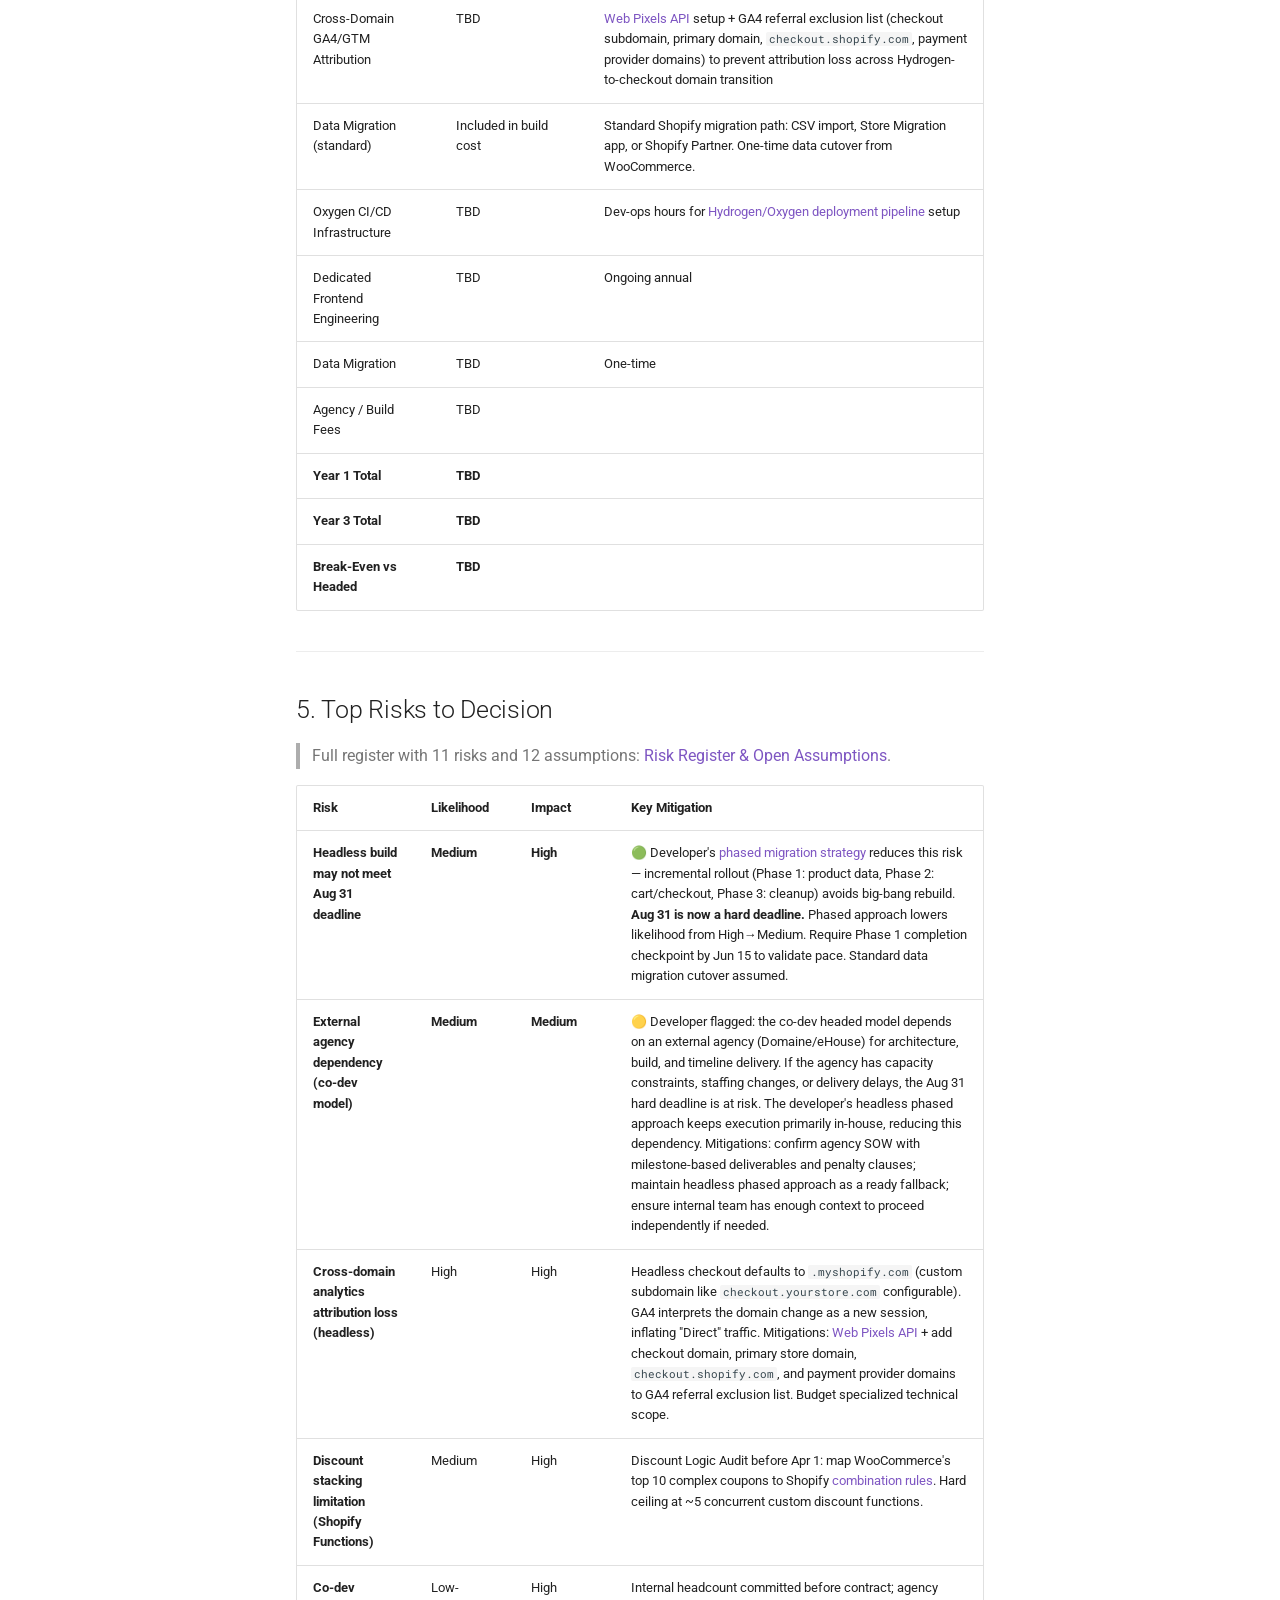
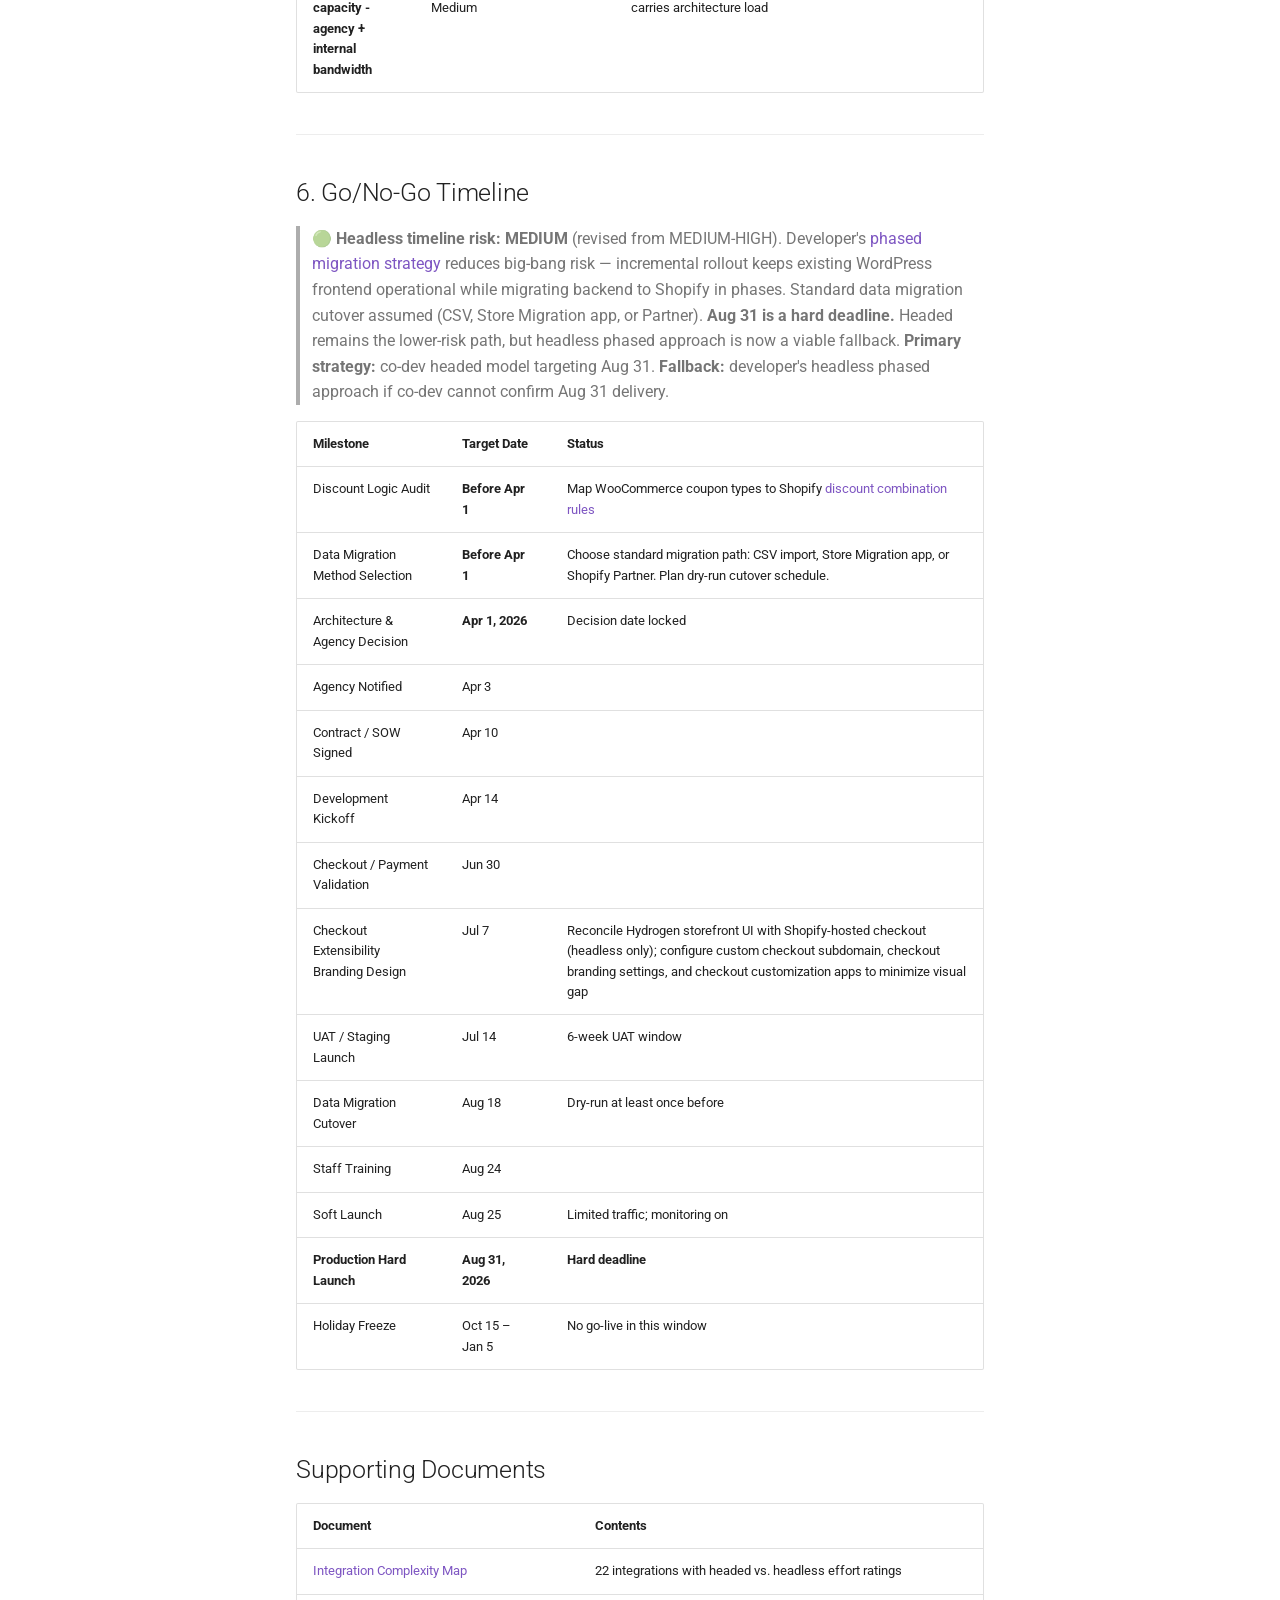
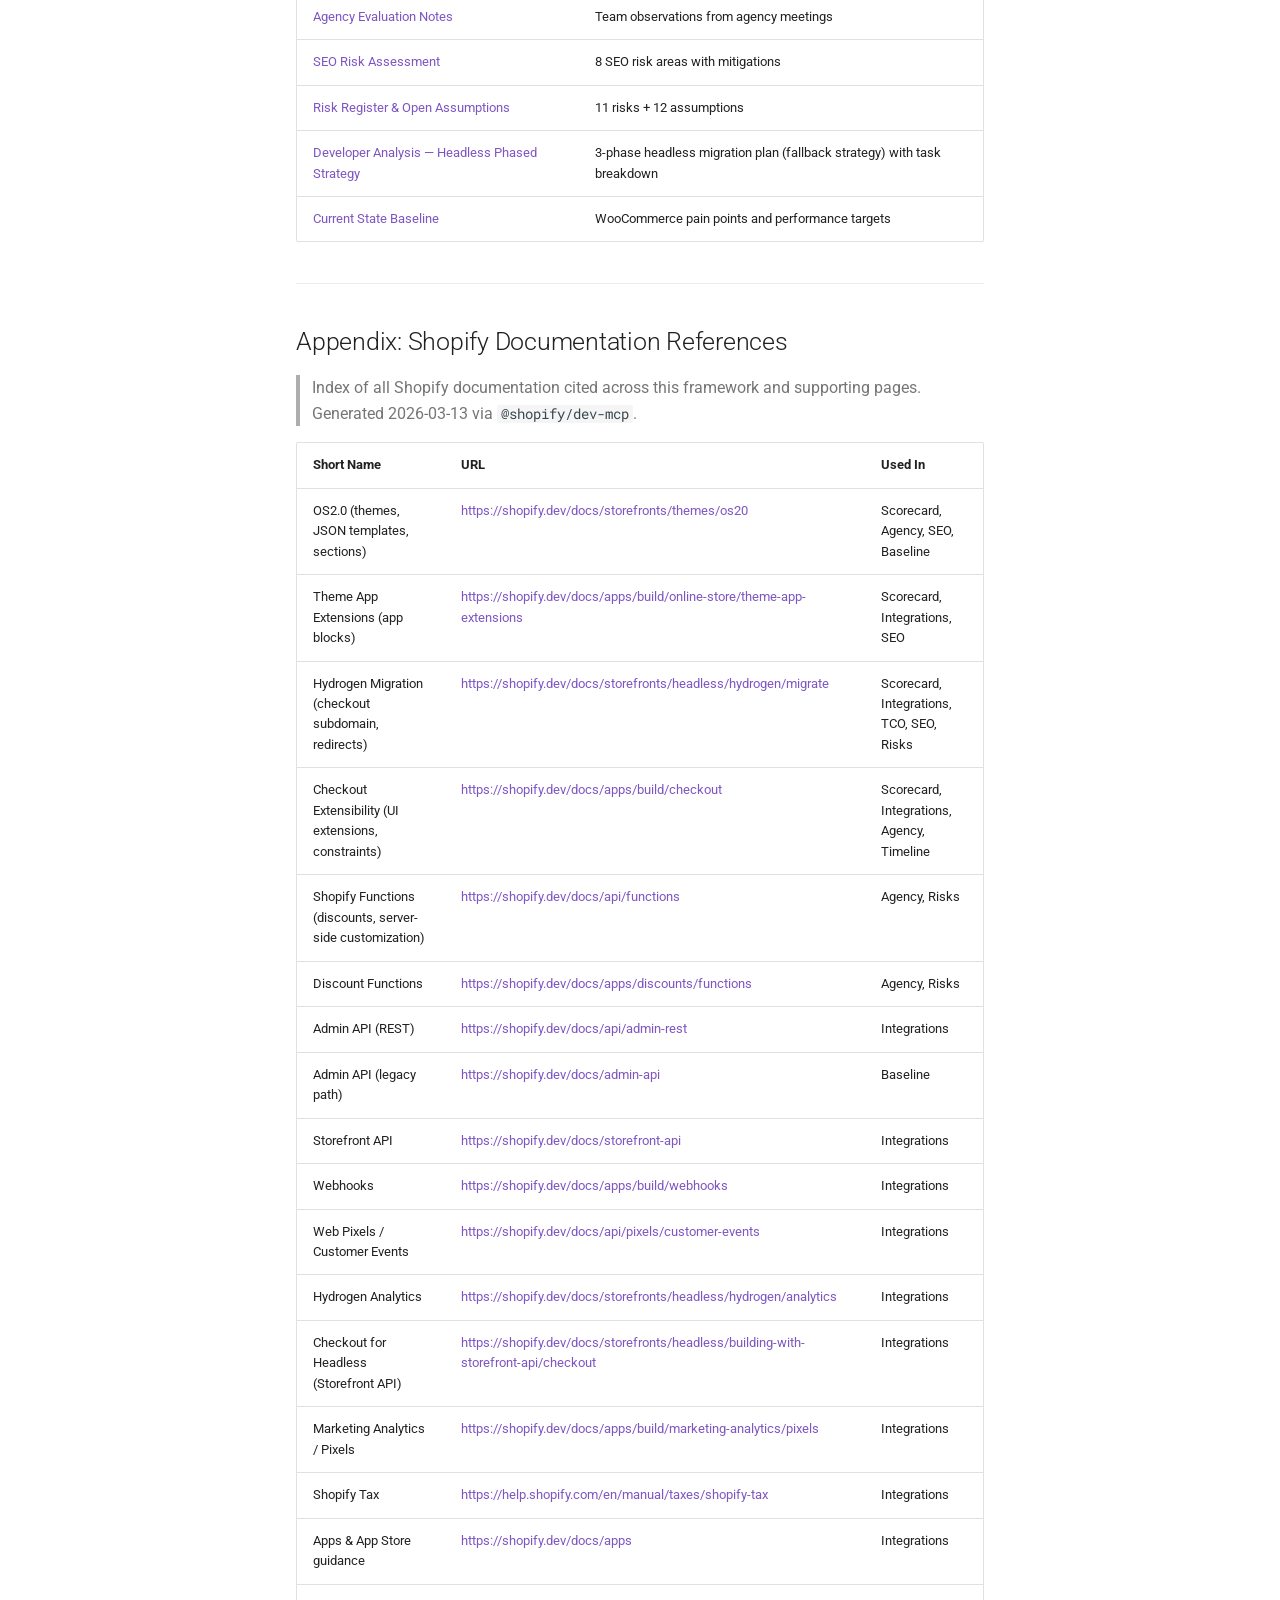
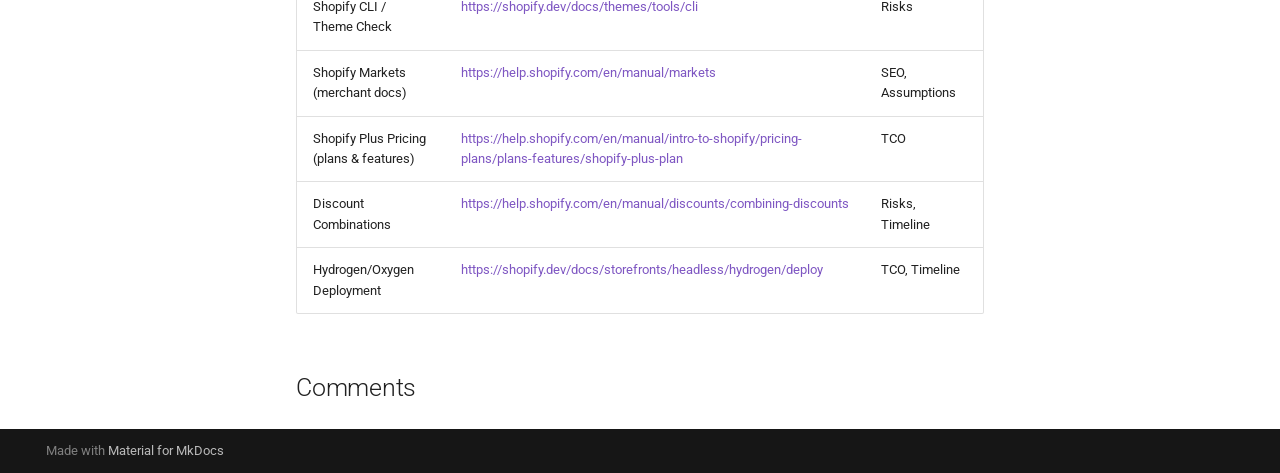
<file: decision-framework.html>
<!doctype html>
<html lang="en" class="no-js">
  <head>
    
      <meta charset="utf-8">
      <meta name="viewport" content="width=device-width,initial-scale=1">
      
      
      
        <link rel="canonical" href="https://charanbobby.github.io/Shopify2026/decision-framework.html">
      
      
        <link rel="prev" href="requirements-backlog.html">
      
      
        <link rel="next" href="integration-map.html">
      
      
        
      
      
      <link rel="icon" href="assets/images/favicon.png">
      <meta name="generator" content="mkdocs-1.6.1, mkdocs-material-9.7.6">
    
    
      
        <title>Decision Framework - Shopify 2026 - Project Phoenix</title>
      
    
    
      <link rel="stylesheet" href="assets/stylesheets/main.484c7ddc.min.css">
      
        
        <link rel="stylesheet" href="assets/stylesheets/palette.ab4e12ef.min.css">
      
      


    
    
      
    
    
      
        
        
        <link rel="preconnect" href="https://fonts.gstatic.com" crossorigin>
        <link rel="stylesheet" href="https://fonts.googleapis.com/css?family=Roboto:300,300i,400,400i,700,700i%7CRoboto+Mono:400,400i,700,700i&display=fallback">
        <style>:root{--md-text-font:"Roboto";--md-code-font:"Roboto Mono"}</style>
      
    
    
      <link rel="stylesheet" href="stylesheets/extra.css">
    
    <script>__md_scope=new URL(".",location),__md_hash=e=>[...e].reduce(((e,_)=>(e<<5)-e+_.charCodeAt(0)),0),__md_get=(e,_=localStorage,t=__md_scope)=>JSON.parse(_.getItem(t.pathname+"."+e)),__md_set=(e,_,t=localStorage,a=__md_scope)=>{try{t.setItem(a.pathname+"."+e,JSON.stringify(_))}catch(e){}}</script>
    
      

    
    
  </head>
  
  
    
    
    
    
    
    <body dir="ltr" data-md-color-scheme="default" data-md-color-primary="deep-purple" data-md-color-accent="purple">
  
    
    <input class="md-toggle" data-md-toggle="drawer" type="checkbox" id="__drawer" autocomplete="off">
    <input class="md-toggle" data-md-toggle="search" type="checkbox" id="__search" autocomplete="off">
    <label class="md-overlay" for="__drawer"></label>
    <div data-md-component="skip">
      
        
        <a href="#migration-decision-framework" class="md-skip">
          Skip to content
        </a>
      
    </div>
    <div data-md-component="announce">
      
    </div>
    
    
      

  

<header class="md-header md-header--shadow md-header--lifted" data-md-component="header">
  <nav class="md-header__inner md-grid" aria-label="Header">
    <a href="index.html" title="Shopify 2026 - Project Phoenix" class="md-header__button md-logo" aria-label="Shopify 2026 - Project Phoenix" data-md-component="logo">
      
  
  <svg xmlns="http://www.w3.org/2000/svg" viewBox="0 0 24 24"><path d="M12 8a3 3 0 0 0 3-3 3 3 0 0 0-3-3 3 3 0 0 0-3 3 3 3 0 0 0 3 3m0 3.54C9.64 9.35 6.5 8 3 8v11c3.5 0 6.64 1.35 9 3.54 2.36-2.19 5.5-3.54 9-3.54V8c-3.5 0-6.64 1.35-9 3.54"/></svg>

    </a>
    <label class="md-header__button md-icon" for="__drawer">
      
      <svg xmlns="http://www.w3.org/2000/svg" viewBox="0 0 24 24"><path d="M3 6h18v2H3zm0 5h18v2H3zm0 5h18v2H3z"/></svg>
    </label>
    <div class="md-header__title" data-md-component="header-title">
      <div class="md-header__ellipsis">
        <div class="md-header__topic">
          <span class="md-ellipsis">
            Shopify 2026 - Project Phoenix
          </span>
        </div>
        <div class="md-header__topic" data-md-component="header-topic">
          <span class="md-ellipsis">
            
              Decision Framework
            
          </span>
        </div>
      </div>
    </div>
    
      
    
    
    
    
      
      
        <label class="md-header__button md-icon" for="__search">
          
          <svg xmlns="http://www.w3.org/2000/svg" viewBox="0 0 24 24"><path d="M9.5 3A6.5 6.5 0 0 1 16 9.5c0 1.61-.59 3.09-1.56 4.23l.27.27h.79l5 5-1.5 1.5-5-5v-.79l-.27-.27A6.52 6.52 0 0 1 9.5 16 6.5 6.5 0 0 1 3 9.5 6.5 6.5 0 0 1 9.5 3m0 2C7 5 5 7 5 9.5S7 14 9.5 14 14 12 14 9.5 12 5 9.5 5"/></svg>
        </label>
        <div class="md-search" data-md-component="search" role="dialog">
  <label class="md-search__overlay" for="__search"></label>
  <div class="md-search__inner" role="search">
    <form class="md-search__form" name="search">
      <input type="text" class="md-search__input" name="query" aria-label="Search" placeholder="Search" autocapitalize="off" autocorrect="off" autocomplete="off" spellcheck="false" data-md-component="search-query" required>
      <label class="md-search__icon md-icon" for="__search">
        
        <svg xmlns="http://www.w3.org/2000/svg" viewBox="0 0 24 24"><path d="M9.5 3A6.5 6.5 0 0 1 16 9.5c0 1.61-.59 3.09-1.56 4.23l.27.27h.79l5 5-1.5 1.5-5-5v-.79l-.27-.27A6.52 6.52 0 0 1 9.5 16 6.5 6.5 0 0 1 3 9.5 6.5 6.5 0 0 1 9.5 3m0 2C7 5 5 7 5 9.5S7 14 9.5 14 14 12 14 9.5 12 5 9.5 5"/></svg>
        
        <svg xmlns="http://www.w3.org/2000/svg" viewBox="0 0 24 24"><path d="M20 11v2H8l5.5 5.5-1.42 1.42L4.16 12l7.92-7.92L13.5 5.5 8 11z"/></svg>
      </label>
      <nav class="md-search__options" aria-label="Search">
        
        <button type="reset" class="md-search__icon md-icon" title="Clear" aria-label="Clear" tabindex="-1">
          
          <svg xmlns="http://www.w3.org/2000/svg" viewBox="0 0 24 24"><path d="M19 6.41 17.59 5 12 10.59 6.41 5 5 6.41 10.59 12 5 17.59 6.41 19 12 13.41 17.59 19 19 17.59 13.41 12z"/></svg>
        </button>
      </nav>
      
    </form>
    <div class="md-search__output">
      <div class="md-search__scrollwrap" tabindex="0" data-md-scrollfix>
        <div class="md-search-result" data-md-component="search-result">
          <div class="md-search-result__meta">
            Initializing search
          </div>
          <ol class="md-search-result__list" role="presentation"></ol>
        </div>
      </div>
    </div>
  </div>
</div>
      
    
    
  </nav>
  
    
      
<nav class="md-tabs" aria-label="Tabs" data-md-component="tabs">
  <div class="md-grid">
    <ul class="md-tabs__list">
      
        
  
  
  
  
    <li class="md-tabs__item">
      <a href="index.html" class="md-tabs__link">
        
  
  
    
  
  Home

      </a>
    </li>
  

      
        
  
  
  
  
    
    
      <li class="md-tabs__item">
        <a href="project-phoenix.html" class="md-tabs__link">
          
  
  
  Project Phoenix

        </a>
      </li>
    
  

      
        
  
  
  
    
  
  
    <li class="md-tabs__item md-tabs__item--active">
      <a href="decision-framework.html" class="md-tabs__link">
        
  
  
    
  
  Decision Framework

      </a>
    </li>
  

      
        
  
  
  
  
    
    
      <li class="md-tabs__item">
        <a href="integration-map.html" class="md-tabs__link">
          
  
  
  Supporting Docs

        </a>
      </li>
    
  

      
        
  
  
  
  
    
    
      <li class="md-tabs__item">
        <a href="current-sns-architecture.html" class="md-tabs__link">
          
  
  
  Architecture

        </a>
      </li>
    
  

      
        
  
  
  
  
    <li class="md-tabs__item">
      <a href="faq.html" class="md-tabs__link">
        
  
  
    
  
  FAQ

      </a>
    </li>
  

      
    </ul>
  </div>
</nav>
    
  
</header>
    
    <div class="md-container" data-md-component="container">
      
      
        
      
      <main class="md-main" data-md-component="main">
        <div class="md-main__inner md-grid">
          
            
              
              <div class="md-sidebar md-sidebar--primary" data-md-component="sidebar" data-md-type="navigation" >
                <div class="md-sidebar__scrollwrap">
                  <div class="md-sidebar__inner">
                    


  


<nav class="md-nav md-nav--primary md-nav--lifted" aria-label="Navigation" data-md-level="0">
  <label class="md-nav__title" for="__drawer">
    <a href="index.html" title="Shopify 2026 - Project Phoenix" class="md-nav__button md-logo" aria-label="Shopify 2026 - Project Phoenix" data-md-component="logo">
      
  
  <svg xmlns="http://www.w3.org/2000/svg" viewBox="0 0 24 24"><path d="M12 8a3 3 0 0 0 3-3 3 3 0 0 0-3-3 3 3 0 0 0-3 3 3 3 0 0 0 3 3m0 3.54C9.64 9.35 6.5 8 3 8v11c3.5 0 6.64 1.35 9 3.54 2.36-2.19 5.5-3.54 9-3.54V8c-3.5 0-6.64 1.35-9 3.54"/></svg>

    </a>
    Shopify 2026 - Project Phoenix
  </label>
  
  <ul class="md-nav__list" data-md-scrollfix>
    
      
      
  
  
  
  
    <li class="md-nav__item">
      <a href="index.html" class="md-nav__link">
        
  
  
  <span class="md-ellipsis">
    
  
    Home
  

    
  </span>
  
  

      </a>
    </li>
  

    
      
      
  
  
  
  
    
    
    
    
      
      
        
      
    
    
    <li class="md-nav__item md-nav__item--nested">
      
        
        
        <input class="md-nav__toggle md-toggle " type="checkbox" id="__nav_2" >
        
          
          <label class="md-nav__link" for="__nav_2" id="__nav_2_label" tabindex="0">
            
  
  
  <span class="md-ellipsis">
    
  
    Project Phoenix
  

    
  </span>
  
  

            <span class="md-nav__icon md-icon"></span>
          </label>
        
        <nav class="md-nav" data-md-level="1" aria-labelledby="__nav_2_label" aria-expanded="false">
          <label class="md-nav__title" for="__nav_2">
            <span class="md-nav__icon md-icon"></span>
            
  
    Project Phoenix
  

          </label>
          <ul class="md-nav__list" data-md-scrollfix>
            
              
                
  
  
  
  
    <li class="md-nav__item">
      <a href="project-phoenix.html" class="md-nav__link">
        
  
  
  <span class="md-ellipsis">
    
  
    Strategic Migration
  

    
  </span>
  
  

      </a>
    </li>
  

              
            
              
                
  
  
  
  
    <li class="md-nav__item">
      <a href="requirements-backlog.html" class="md-nav__link">
        
  
  
  <span class="md-ellipsis">
    
  
    Requirements Backlog
  

    
  </span>
  
  

      </a>
    </li>
  

              
            
          </ul>
        </nav>
      
    </li>
  

    
      
      
  
  
    
  
  
  
    <li class="md-nav__item md-nav__item--active">
      
      <input class="md-nav__toggle md-toggle" type="checkbox" id="__toc">
      
      
        
      
      
        <label class="md-nav__link md-nav__link--active" for="__toc">
          
  
  
  <span class="md-ellipsis">
    
  
    Decision Framework
  

    
  </span>
  
  

          <span class="md-nav__icon md-icon"></span>
        </label>
      
      <a href="decision-framework.html" class="md-nav__link md-nav__link--active">
        
  
  
  <span class="md-ellipsis">
    
  
    Decision Framework
  

    
  </span>
  
  

      </a>
      
        

<nav class="md-nav md-nav--secondary" aria-label="Table of contents">
  
  
  
    
  
  
    <label class="md-nav__title" for="__toc">
      <span class="md-nav__icon md-icon"></span>
      Table of contents
    </label>
    <ul class="md-nav__list" data-md-component="toc" data-md-scrollfix>
      
        <li class="md-nav__item">
  <a href="#1-recommendation" class="md-nav__link">
    <span class="md-ellipsis">
      
        1. Recommendation
      
    </span>
  </a>
  
</li>
      
        <li class="md-nav__item">
  <a href="#2-decision-scorecard-headed-vs-headless" class="md-nav__link">
    <span class="md-ellipsis">
      
        2. Decision Scorecard - Headed vs. Headless
      
    </span>
  </a>
  
    <nav class="md-nav" aria-label="2. Decision Scorecard - Headed vs. Headless">
      <ul class="md-nav__list">
        
          <li class="md-nav__item">
  <a href="#sensitivity-what-if-we-have-more-time-and-budget" class="md-nav__link">
    <span class="md-ellipsis">
      
        Sensitivity: What if we have more time and budget?
      
    </span>
  </a>
  
</li>
        
      </ul>
    </nav>
  
</li>
      
        <li class="md-nav__item">
  <a href="#3-agency-comparison-matrix" class="md-nav__link">
    <span class="md-ellipsis">
      
        3. Agency Comparison Matrix
      
    </span>
  </a>
  
</li>
      
        <li class="md-nav__item">
  <a href="#4-total-cost-of-ownership" class="md-nav__link">
    <span class="md-ellipsis">
      
        4. Total Cost of Ownership
      
    </span>
  </a>
  
    <nav class="md-nav" aria-label="4. Total Cost of Ownership">
      <ul class="md-nav__list">
        
          <li class="md-nav__item">
  <a href="#current-state-woocommerce" class="md-nav__link">
    <span class="md-ellipsis">
      
        Current State (WooCommerce)
      
    </span>
  </a>
  
</li>
        
          <li class="md-nav__item">
  <a href="#option-1-headed" class="md-nav__link">
    <span class="md-ellipsis">
      
        Option 1 - Headed
      
    </span>
  </a>
  
</li>
        
          <li class="md-nav__item">
  <a href="#option-2-headless" class="md-nav__link">
    <span class="md-ellipsis">
      
        Option 2 - Headless
      
    </span>
  </a>
  
</li>
        
      </ul>
    </nav>
  
</li>
      
        <li class="md-nav__item">
  <a href="#5-top-risks-to-decision" class="md-nav__link">
    <span class="md-ellipsis">
      
        5. Top Risks to Decision
      
    </span>
  </a>
  
</li>
      
        <li class="md-nav__item">
  <a href="#6-gono-go-timeline" class="md-nav__link">
    <span class="md-ellipsis">
      
        6. Go/No-Go Timeline
      
    </span>
  </a>
  
</li>
      
        <li class="md-nav__item">
  <a href="#supporting-documents" class="md-nav__link">
    <span class="md-ellipsis">
      
        Supporting Documents
      
    </span>
  </a>
  
</li>
      
        <li class="md-nav__item">
  <a href="#appendix-shopify-documentation-references" class="md-nav__link">
    <span class="md-ellipsis">
      
        Appendix: Shopify Documentation References
      
    </span>
  </a>
  
</li>
      
    </ul>
  
</nav>
      
    </li>
  

    
      
      
  
  
  
  
    
    
    
    
      
      
        
      
    
    
    <li class="md-nav__item md-nav__item--nested">
      
        
        
        <input class="md-nav__toggle md-toggle " type="checkbox" id="__nav_4" >
        
          
          <label class="md-nav__link" for="__nav_4" id="__nav_4_label" tabindex="0">
            
  
  
  <span class="md-ellipsis">
    
  
    Supporting Docs
  

    
  </span>
  
  

            <span class="md-nav__icon md-icon"></span>
          </label>
        
        <nav class="md-nav" data-md-level="1" aria-labelledby="__nav_4_label" aria-expanded="false">
          <label class="md-nav__title" for="__nav_4">
            <span class="md-nav__icon md-icon"></span>
            
  
    Supporting Docs
  

          </label>
          <ul class="md-nav__list" data-md-scrollfix>
            
              
                
  
  
  
  
    <li class="md-nav__item">
      <a href="integration-map.html" class="md-nav__link">
        
  
  
  <span class="md-ellipsis">
    
  
    Integration Map
  

    
  </span>
  
  

      </a>
    </li>
  

              
            
              
                
  
  
  
  
    <li class="md-nav__item">
      <a href="agency-notes.html" class="md-nav__link">
        
  
  
  <span class="md-ellipsis">
    
  
    Agency Notes
  

    
  </span>
  
  

      </a>
    </li>
  

              
            
              
                
  
  
  
  
    <li class="md-nav__item">
      <a href="seo-risk-assessment.html" class="md-nav__link">
        
  
  
  <span class="md-ellipsis">
    
  
    SEO Risk Assessment
  

    
  </span>
  
  

      </a>
    </li>
  

              
            
              
                
  
  
  
  
    <li class="md-nav__item">
      <a href="risk-register.html" class="md-nav__link">
        
  
  
  <span class="md-ellipsis">
    
  
    Risk Register
  

    
  </span>
  
  

      </a>
    </li>
  

              
            
              
                
  
  
  
  
    <li class="md-nav__item">
      <a href="current-state-baseline.html" class="md-nav__link">
        
  
  
  <span class="md-ellipsis">
    
  
    Current State Baseline
  

    
  </span>
  
  

      </a>
    </li>
  

              
            
          </ul>
        </nav>
      
    </li>
  

    
      
      
  
  
  
  
    
    
    
    
      
      
        
      
    
    
    <li class="md-nav__item md-nav__item--nested">
      
        
        
        <input class="md-nav__toggle md-toggle " type="checkbox" id="__nav_5" >
        
          
          <label class="md-nav__link" for="__nav_5" id="__nav_5_label" tabindex="0">
            
  
  
  <span class="md-ellipsis">
    
  
    Architecture
  

    
  </span>
  
  

            <span class="md-nav__icon md-icon"></span>
          </label>
        
        <nav class="md-nav" data-md-level="1" aria-labelledby="__nav_5_label" aria-expanded="false">
          <label class="md-nav__title" for="__nav_5">
            <span class="md-nav__icon md-icon"></span>
            
  
    Architecture
  

          </label>
          <ul class="md-nav__list" data-md-scrollfix>
            
              
                
  
  
  
  
    <li class="md-nav__item">
      <a href="current-sns-architecture.html" class="md-nav__link">
        
  
  
  <span class="md-ellipsis">
    
  
    Current S&S Architecture
  

    
  </span>
  
  

      </a>
    </li>
  

              
            
              
                
  
  
  
  
    <li class="md-nav__item">
      <a href="short-term-strategy.html" class="md-nav__link">
        
  
  
  <span class="md-ellipsis">
    
  
    Short-Term Strategy
  

    
  </span>
  
  

      </a>
    </li>
  

              
            
          </ul>
        </nav>
      
    </li>
  

    
      
      
  
  
  
  
    <li class="md-nav__item">
      <a href="faq.html" class="md-nav__link">
        
  
  
  <span class="md-ellipsis">
    
  
    FAQ
  

    
  </span>
  
  

      </a>
    </li>
  

    
  </ul>
</nav>
                  </div>
                </div>
              </div>
            
            
              
              <div class="md-sidebar md-sidebar--secondary" data-md-component="sidebar" data-md-type="toc" >
                <div class="md-sidebar__scrollwrap">
                  <div class="md-sidebar__inner">
                    

<nav class="md-nav md-nav--secondary" aria-label="Table of contents">
  
  
  
    
  
  
    <label class="md-nav__title" for="__toc">
      <span class="md-nav__icon md-icon"></span>
      Table of contents
    </label>
    <ul class="md-nav__list" data-md-component="toc" data-md-scrollfix>
      
        <li class="md-nav__item">
  <a href="#1-recommendation" class="md-nav__link">
    <span class="md-ellipsis">
      
        1. Recommendation
      
    </span>
  </a>
  
</li>
      
        <li class="md-nav__item">
  <a href="#2-decision-scorecard-headed-vs-headless" class="md-nav__link">
    <span class="md-ellipsis">
      
        2. Decision Scorecard - Headed vs. Headless
      
    </span>
  </a>
  
    <nav class="md-nav" aria-label="2. Decision Scorecard - Headed vs. Headless">
      <ul class="md-nav__list">
        
          <li class="md-nav__item">
  <a href="#sensitivity-what-if-we-have-more-time-and-budget" class="md-nav__link">
    <span class="md-ellipsis">
      
        Sensitivity: What if we have more time and budget?
      
    </span>
  </a>
  
</li>
        
      </ul>
    </nav>
  
</li>
      
        <li class="md-nav__item">
  <a href="#3-agency-comparison-matrix" class="md-nav__link">
    <span class="md-ellipsis">
      
        3. Agency Comparison Matrix
      
    </span>
  </a>
  
</li>
      
        <li class="md-nav__item">
  <a href="#4-total-cost-of-ownership" class="md-nav__link">
    <span class="md-ellipsis">
      
        4. Total Cost of Ownership
      
    </span>
  </a>
  
    <nav class="md-nav" aria-label="4. Total Cost of Ownership">
      <ul class="md-nav__list">
        
          <li class="md-nav__item">
  <a href="#current-state-woocommerce" class="md-nav__link">
    <span class="md-ellipsis">
      
        Current State (WooCommerce)
      
    </span>
  </a>
  
</li>
        
          <li class="md-nav__item">
  <a href="#option-1-headed" class="md-nav__link">
    <span class="md-ellipsis">
      
        Option 1 - Headed
      
    </span>
  </a>
  
</li>
        
          <li class="md-nav__item">
  <a href="#option-2-headless" class="md-nav__link">
    <span class="md-ellipsis">
      
        Option 2 - Headless
      
    </span>
  </a>
  
</li>
        
      </ul>
    </nav>
  
</li>
      
        <li class="md-nav__item">
  <a href="#5-top-risks-to-decision" class="md-nav__link">
    <span class="md-ellipsis">
      
        5. Top Risks to Decision
      
    </span>
  </a>
  
</li>
      
        <li class="md-nav__item">
  <a href="#6-gono-go-timeline" class="md-nav__link">
    <span class="md-ellipsis">
      
        6. Go/No-Go Timeline
      
    </span>
  </a>
  
</li>
      
        <li class="md-nav__item">
  <a href="#supporting-documents" class="md-nav__link">
    <span class="md-ellipsis">
      
        Supporting Documents
      
    </span>
  </a>
  
</li>
      
        <li class="md-nav__item">
  <a href="#appendix-shopify-documentation-references" class="md-nav__link">
    <span class="md-ellipsis">
      
        Appendix: Shopify Documentation References
      
    </span>
  </a>
  
</li>
      
    </ul>
  
</nav>
                  </div>
                </div>
              </div>
            
          
          
            <div class="md-content" data-md-component="content">
              
              <article class="md-content__inner md-typeset">
                
                  



<h1 id="migration-decision-framework">Migration Decision Framework<a class="headerlink" href="#migration-decision-framework" title="Permanent link">&para;</a></h1>
<blockquote>
<p><strong>Decision date: April 1, 2026 | Target launch: August 31, 2026 | Build window: ~5 months</strong></p>
<p>This page is the executive go/no-go artifact. Supporting detail lives in linked pages. Shopify documentation references validated 2026-03-13 via <code>@shopify/dev-mcp</code> - see <a href="#appendix-shopify-documentation-references">Appendix</a>.</p>
</blockquote>
<hr />
<h2 id="1-recommendation">1. Recommendation<a class="headerlink" href="#1-recommendation" title="Permanent link">&para;</a></h2>
<blockquote>
<p>To be completed once sections below are scored.</p>
</blockquote>
<table>
<thead>
<tr>
<th>Field</th>
<th>Value</th>
</tr>
</thead>
<tbody>
<tr>
<td>Recommended Architecture</td>
<td><strong>Headed (OS 2.0)</strong> - scored 4.05 vs Headless 2.95 out of 5.00</td>
</tr>
<tr>
<td>Recommended Agency</td>
<td><strong>Domaine (co-dev model)</strong> — confirm eHouse co-dev availability before Apr 1 as secondary option</td>
</tr>
<tr>
<td>Decision Date</td>
<td><strong>April 1, 2026</strong></td>
</tr>
<tr>
<td>Hard Launch Deadline</td>
<td><strong>August 31, 2026 (hard deadline)</strong></td>
</tr>
<tr>
<td>Decision Made By</td>
<td>TBD</td>
</tr>
<tr>
<td>Next Action</td>
<td>1) Confirm eHouse co-dev model availability. 2) Confirm Discount Logic Audit before Apr 1. 3) <strong>Validate co-dev headed timeline meets Aug 31 hard deadline — if not, pivot to developer's headless phased strategy.</strong></td>
</tr>
<tr>
<td>Fallback Strategy</td>
<td>If co-dev headed model cannot confirm Aug 31 delivery, proceed with developer's <a href="short-term-strategy.html">Headless Phased Migration Strategy</a> — a 3-phase approach that incrementally migrates from WooCommerce to Shopify via Storefront API while preserving the existing frontend, reducing big-bang risk.</td>
</tr>
<tr>
<td>Rationale</td>
<td>Headed wins on 6 of 9 criteria (Speed to Market now tied at 4 each — developer's phased approach closes the headless timeline gap). Infrastructure/HA criterion (10%) reflects current WooCommerce downtime issues — headed gets full Shopify infrastructure (330 PoPs, 99.9% uptime, GCP redundancy); headless storefront runs on Oxygen (still Shopify-managed, scored 4). Headless adoption is ~10-20% of e-commerce market; headed is the standard path (Sidekick-validated). Headless leads only on Content &amp; Design Flexibility. Co-dev model is the preferred engagement — Domaine has confirmed co-dev and consulting tracks; eHouse should be evaluated as a secondary option if co-dev is available. <strong>Aug 31 is a hard deadline — time constraint validation is critical before Apr 1 decision.</strong> Pixel-to-pixel design fidelity from current Silk &amp; Snow site is confirmed achievable in both architectures (developer-validated). <strong>Key co-dev concern:</strong> dependency on an external agency (Domaine/eHouse) introduces schedule and delivery risk — if the agency cannot meet timelines, internal team absorbs the impact. The developer's headless phased approach mitigates this by keeping execution primarily in-house. Recommended path: headed launch targeting Aug 31 with co-dev agency; if timeline cannot be confirmed, pivot to developer's <a href="short-term-strategy.html">headless phased approach</a>.</td>
</tr>
</tbody>
</table>
<hr />
<h2 id="2-decision-scorecard-headed-vs-headless">2. Decision Scorecard - Headed vs. Headless<a class="headerlink" href="#2-decision-scorecard-headed-vs-headless" title="Permanent link">&para;</a></h2>
<blockquote>
<p>Score each criterion 1 (poor) to 5 (excellent). Weighted total = Score × Weight, summed per column. <strong>Aug 31 is a hard deadline</strong> (updated from target date). Speed to Market weighted at 20%. Infrastructure/HA weighted at 10% — current WooCommerce site has recurring downtime, making availability a key migration driver. Revenue Risk During Cutover weighted at 10% to reflect the operational importance of a clean migration.</p>
</blockquote>
<table>
<thead>
<tr>
<th>Criteria</th>
<th>Weight</th>
<th>Headed</th>
<th>Headless</th>
<th>Notes</th>
</tr>
</thead>
<tbody>
<tr>
<td>Speed to Market</td>
<td><strong>20%</strong></td>
<td><strong>4</strong></td>
<td><strong>4</strong></td>
<td><strong>Headed (3-4 mo typical):</strong> leverages OS 2.0 themes out of the box, theme app extensions integrate seamlessly, pre-built components and sections ready to use, faster development and testing cycles. <strong>Headless — phased approach (revised):</strong> developer's <a href="short-term-strategy.html">phased migration strategy</a> eliminates the traditional 6-9 month big-bang headless build. Phase 1 keeps WordPress frontend, sources product data from Shopify via Storefront API; Phase 2 migrates cart/checkout/integrations; Phase 3 removes legacy plugins. Incremental rollout reduces risk and parallelizes work. Score revised 1→4 based on phased feasibility. <strong>Aug 31 is a hard deadline</strong> (updated from target date). <strong>Co-dev concern:</strong> headed path depends on an external agency (Domaine/eHouse) for delivery — agency delays directly impact the Aug 31 deadline. The developer's headless phased approach keeps execution primarily in-house, reducing external dependency.</td>
</tr>
<tr>
<td>Total Cost - Year 1</td>
<td>15%</td>
<td><strong>4</strong></td>
<td><strong>2</strong></td>
<td>Headless adds $150K-$250K in estimated effort above headed (agency delta pricing). Self-build converts this to internal capacity cost, not cash outlay, but may require additional Hydrogen/React expertise. Details: <a href="#4-total-cost-of-ownership">TCO</a>.</td>
</tr>
<tr>
<td>SEO Continuity Risk</td>
<td>15%</td>
<td><strong>4</strong></td>
<td><strong>2</strong></td>
<td><strong>Headed:</strong> single domain, built-in URL management, standard Shopify URLs — lower risk. <strong>Headless:</strong> cross-domain tracking complexity, custom URL structures, more manual redirect management — roughly doubles SEO migration risk. Headless score assumes proper implementation (canonical tags, structured data) but still requires ongoing developer expertise to maintain SEO parity. Note: headless can offer faster page loads (edge rendering via Oxygen) which benefits Core Web Vitals / SEO, but this upside is offset by the architectural complexity. Details: <a href="seo-risk-assessment.html">SEO Risk Assessment</a>.</td>
</tr>
<tr>
<td>Content &amp; Design Flexibility</td>
<td>10%</td>
<td><strong>4</strong></td>
<td><strong>5</strong></td>
<td><strong>Headless:</strong> complete control over frontend framework, component architecture, and UI/UX — full React freedom. <strong>Headed:</strong> OS 2.0 sections + JSON templates have closed the flexibility gap significantly vs. older themes, and React code injection into theme sections is possible for interactive components — you're not limited to pure Liquid. Still within Shopify's theme structure ("theme-bounded flexibility") but the ceiling is higher than it appears. The 4 vs 5 gap reflects that OS 2.0 + React injection is substantial — headless's lead here is narrow. Weight at 10% reflects that current business requirements likely don't demand extreme custom UI beyond OS 2.0 — brands with highly unique design needs might weight 15-25%. Note: "flexibility" does not extend to custom checkout experiences — headless has more limitations there than expected (Shopify-hosted checkout in both architectures). Leverage depends on having React/frontend expertise internally to actually use headless freedom. <strong>Pixel-to-pixel design fidelity:</strong> manager requires exact visual translation from current Silk &amp; Snow website — developer has confirmed this is achievable in headless (full frontend control) and feasible in headed (OS 2.0 sections + custom Liquid/CSS). No frontend blocker in either architecture.</td>
</tr>
<tr>
<td>Integration Complexity</td>
<td>10%</td>
<td><strong>4</strong></td>
<td><strong>2</strong></td>
<td>Headed: most integrations Low via app extensions. Headless: GTM/Ads High, 4 others Medium. Details: <a href="integration-map.html">Integration Map</a>.</td>
</tr>
<tr>
<td>Revenue Risk During Cutover</td>
<td><strong>10%</strong></td>
<td><strong>4</strong></td>
<td><strong>2</strong></td>
<td>Both require the same backend migration (products, customers, orders) — the difference is surface area. <strong>Headed:</strong> well-trodden path with predictable issues, known solutions, and extensive community/agency experience. <strong>Headless:</strong> roughly doubles cutover risk — must coordinate custom frontend deployment, API readiness, CDN/Oxygen configuration, and checkout domain switching simultaneously. Additional headless cutover risks: API rate limits during high-traffic windows, cache warming and CDN propagation delays, rollback complexity (can't just flip DNS back easily), less agency/developer experience with headless cutover procedures. Weight at 10% reflects that cutover risk is significant but temporary.</td>
</tr>
<tr>
<td>Infrastructure / High Availability</td>
<td><strong>10%</strong></td>
<td><strong>5</strong></td>
<td><strong>4</strong></td>
<td><strong>Current WooCommerce site has recurring downtime — HA is a key migration driver.</strong> Shopify core infrastructure: 99.9% guaranteed uptime, 284M requests/minute edge capacity, 330 PoPs across 125+ countries, GCP-backed redundancy with automatic failover, full disaster recovery program. <strong>Headed:</strong> entire storefront + checkout + backend runs on this infrastructure — 100% Shopify-managed availability. <strong>Headless:</strong> checkout and backend APIs remain on Shopify core infrastructure, but the <strong>storefront runs on Oxygen</strong> (Shopify's Hydrogen hosting) — a separate deployment with its own availability characteristics that does not inherit the full 330-PoP storefront infrastructure. Oxygen is still Shopify-managed but introduces a distinct availability surface requiring its own monitoring and deployment pipeline. Headless adoption remains ~10-20% of e-commerce market (Sidekick-validated) — headed is the standard path for most merchants including Shopify Plus. Sidekick-validated 2026-03-18.</td>
</tr>
<tr>
<td>Total Cost - Year 3</td>
<td>5%</td>
<td><strong>3</strong></td>
<td><strong>3</strong></td>
<td>Too many TBDs to differentiate; headless has ongoing frontend costs but amortizes build investment.</td>
</tr>
<tr>
<td>Checkout Ownership</td>
<td>5%</td>
<td><strong>4</strong></td>
<td><strong>2</strong></td>
<td><strong>Headed:</strong> single-domain Checkout Extensibility — maintains trust signals and brand continuity seamlessly, native checkout apps work without custom integration, simpler compliance/privacy management (single domain for cookies/consent). <strong>Headless:</strong> separate domain by default (<code>.myshopify.com</code>) creates friction even if configurable to custom subdomain; cross-domain analytics tracking is "solvable" but adds ongoing work, monitoring, and potential data gaps. Key insight: headless does NOT give more checkout control — both architectures use Shopify Checkout Extensibility — headless just adds domain complexity. Score reduced from 3→2 per Sidekick validation. <a href="https://shopify.dev/docs/api/pixels/customer-events">Web Pixels API</a> available if GA4 retained.</td>
</tr>
<tr>
<td><strong>Weighted Total</strong></td>
<td><strong>100%</strong></td>
<td><strong>4.05</strong></td>
<td><strong>2.95</strong></td>
<td><strong>Headed leads by 1.10 points</strong> (narrowed from 1.70 after developer's phased approach revised headless Speed to Market 1→4). Revenue Risk During Cutover (10%), SEO Continuity (15%), and Integration Complexity (10%) remain key differentiators. Infrastructure/HA (10%) differentiates — headed gets full Shopify infrastructure vs. headless's Oxygen-managed storefront. Headless leads only on Content &amp; Design Flexibility (by 1 point). <strong>The phased headless approach makes headless a viable fallback if headed co-dev cannot confirm Aug 31 delivery.</strong></td>
</tr>
</tbody>
</table>
<h3 id="sensitivity-what-if-we-have-more-time-and-budget">Sensitivity: What if we have more time and budget?<a class="headerlink" href="#sensitivity-what-if-we-have-more-time-and-budget" title="Permanent link">&para;</a></h3>
<blockquote>
<p>If the Aug 31 target is extended (e.g., 9-12 month runway) and budget increases by $150K-$250K+, headless closes the gap but <strong>headed still leads</strong>. The table below shows how headless scores shift — headed scores remain unchanged.</p>
</blockquote>
<table>
<thead>
<tr>
<th>Criteria</th>
<th>Weight</th>
<th>Headed</th>
<th>Headless (current)</th>
<th>Headless (relaxed)</th>
<th>Why it changes</th>
</tr>
</thead>
<tbody>
<tr>
<td>Speed to Market</td>
<td>20%</td>
<td>4</td>
<td>4</td>
<td><strong>4</strong></td>
<td>Phased approach already closes this gap at current timeline; extended runway adds buffer</td>
</tr>
<tr>
<td>Total Cost - Year 1</td>
<td>15%</td>
<td>4</td>
<td>2</td>
<td><strong>3</strong></td>
<td>Larger budget absorbs the $150K-$250K delta</td>
</tr>
<tr>
<td>SEO Continuity Risk</td>
<td>15%</td>
<td>4</td>
<td>2</td>
<td><strong>2</strong></td>
<td>Architectural — cross-domain complexity doesn't shrink with more time or money</td>
</tr>
<tr>
<td>Content &amp; Design Flexibility</td>
<td>10%</td>
<td>4</td>
<td>5</td>
<td><strong>5</strong></td>
<td>Headless still leads but gap narrowed (headed bumped 3→4 with React injection); unchanged in relaxed scenario</td>
</tr>
<tr>
<td>Integration Complexity</td>
<td>10%</td>
<td>4</td>
<td>2</td>
<td><strong>3</strong></td>
<td>More time to plan GTM/pixel work, but architectural gaps remain</td>
</tr>
<tr>
<td>Revenue Risk During Cutover</td>
<td>10%</td>
<td>4</td>
<td>2</td>
<td><strong>3</strong></td>
<td>More time for dry runs and phased rollout reduces risk</td>
</tr>
<tr>
<td>Infrastructure / High Availability</td>
<td>10%</td>
<td>5</td>
<td>4</td>
<td><strong>4</strong></td>
<td>Architectural — Oxygen is Shopify-managed but a separate availability surface; doesn't change with more time or money</td>
</tr>
<tr>
<td>Total Cost - Year 3</td>
<td>5%</td>
<td>3</td>
<td>3</td>
<td><strong>4</strong></td>
<td>Larger upfront investment amortizes better over 3 years</td>
</tr>
<tr>
<td>Checkout Ownership</td>
<td>5%</td>
<td>4</td>
<td>2</td>
<td><strong>2</strong></td>
<td>Cross-domain checkout is architectural; both use Checkout Extensibility — unchanged with more time/money</td>
</tr>
<tr>
<td><strong>Weighted Total</strong></td>
<td><strong>100%</strong></td>
<td><strong>4.05</strong></td>
<td><strong>2.95</strong></td>
<td><strong>3.55</strong></td>
<td><strong>Gap narrows from 1.10 → 0.50</strong></td>
</tr>
</tbody>
</table>
<p><strong>Key takeaway:</strong> The remaining 0.50-point gap comes from <strong>SEO continuity risk</strong>, <strong>integration complexity</strong>, and <strong>checkout ownership</strong> — these are architectural differences that don't shrink with more time or money. Infrastructure/HA is a wash in the relaxed scenario (both architectures are Shopify-managed). With the developer's phased approach, headless is now a <strong>viable fallback</strong> even at the current timeline — the gap has narrowed significantly. Headed remains the lower-risk path, but headless is no longer disqualified on speed grounds. The phased approach (headed now, headless 2027) remains an option, but so does headless-first if co-dev headed cannot confirm Aug 31 delivery.</p>
<hr />
<h2 id="3-agency-comparison-matrix">3. Agency Comparison Matrix<a class="headerlink" href="#3-agency-comparison-matrix" title="Permanent link">&para;</a></h2>
<blockquote>
<p>Engagement model: <strong>co-development + consultancy</strong>. Agencies without a co-dev track are disqualified. Detailed team notes: <a href="agency-notes.html">Agency Evaluation Notes</a>.</p>
<p>RFP should require demonstrated experience with OS2.0, Checkout Extensibility, and Hydrogen/Oxygen.</p>
</blockquote>
<table>
<thead>
<tr>
<th>Criteria</th>
<th>Weight</th>
<th>Agency E (eHouse)</th>
<th>Agency D (Domaine)</th>
<th>Agency S (StreamCommerce)</th>
<th>Self-Build</th>
</tr>
</thead>
<tbody>
<tr>
<td>Headless Experience</td>
<td>25%</td>
<td>Low - defaults to headed</td>
<td>Strong - presented all options with co-dev</td>
<td>Low - no headless experience</td>
<td>Medium - learning curve remains</td>
</tr>
<tr>
<td>Headed / Native Experience</td>
<td>20%</td>
<td>Strong</td>
<td>Strong</td>
<td>Strong</td>
<td>Low</td>
</tr>
<tr>
<td>Co-Dev Model</td>
<td><strong>25%</strong></td>
<td>TBD - <strong>must confirm before Apr 1</strong></td>
<td><strong>Strong - explicit co-dev and consulting tracks</strong></td>
<td>Weak - not flexible; effectively disqualified</td>
<td>Full - entirely internal</td>
</tr>
<tr>
<td>Estimated Build Cost</td>
<td>15%</td>
<td>TBD - comparable to Agency S</td>
<td><strong>Significantly higher</strong></td>
<td>TBD - comparable to Agency E</td>
<td>Staff cost only</td>
</tr>
<tr>
<td>Estimated Timeline</td>
<td>5%</td>
<td>TBD</td>
<td>TBD</td>
<td>TBD</td>
<td>Longest</td>
</tr>
<tr>
<td>Data Migration Experience</td>
<td>5%</td>
<td>TBD</td>
<td>TBD</td>
<td>TBD</td>
<td>Low</td>
</tr>
<tr>
<td>Post-Launch Support</td>
<td>5%</td>
<td>TBD</td>
<td>TBD</td>
<td>TBD</td>
<td>Internal only</td>
</tr>
<tr>
<td><strong>Weighted Score</strong></td>
<td><strong>100%</strong></td>
<td><strong>TBD</strong></td>
<td><strong>TBD</strong></td>
<td><strong>TBD</strong></td>
<td><strong>TBD</strong></td>
</tr>
</tbody>
</table>
<hr />
<h2 id="4-total-cost-of-ownership">4. Total Cost of Ownership<a class="headerlink" href="#4-total-cost-of-ownership" title="Permanent link">&para;</a></h2>
<blockquote>
<p>All estimates anchored against annual GMV. Populate GMV first.</p>
</blockquote>
<table>
<thead>
<tr>
<th>Metric</th>
<th>Value</th>
</tr>
</thead>
<tbody>
<tr>
<td>Annual GMV (CA + US)</td>
<td>TBD</td>
</tr>
<tr>
<td>Shopify Plus GMV Fee Threshold</td>
<td>$800K USD/month (<strong>0.40%</strong> above threshold) - confirmed per current Shopify Plus pricing</td>
</tr>
</tbody>
</table>
<h3 id="current-state-woocommerce">Current State (WooCommerce)<a class="headerlink" href="#current-state-woocommerce" title="Permanent link">&para;</a></h3>
<table>
<thead>
<tr>
<th>Cost Category</th>
<th>Annual Cost</th>
<th>Notes</th>
</tr>
</thead>
<tbody>
<tr>
<td>Hosting &amp; Infrastructure</td>
<td>TBD</td>
<td></td>
</tr>
<tr>
<td>Plugin &amp; License Fees</td>
<td>TBD</td>
<td></td>
</tr>
<tr>
<td>Development &amp; Maintenance</td>
<td>TBD</td>
<td></td>
</tr>
<tr>
<td><strong>Total</strong></td>
<td><strong>TBD</strong></td>
<td></td>
</tr>
</tbody>
</table>
<h3 id="option-1-headed">Option 1 - Headed<a class="headerlink" href="#option-1-headed" title="Permanent link">&para;</a></h3>
<table>
<thead>
<tr>
<th>Cost Category</th>
<th>Estimate</th>
<th>Notes</th>
</tr>
</thead>
<tbody>
<tr>
<td>Shopify Plus License</td>
<td>~$27,600/yr</td>
<td>~$2,300/mo - confirm with account rep</td>
</tr>
<tr>
<td>GMV Fee</td>
<td>TBD</td>
<td>0.40% above threshold</td>
</tr>
<tr>
<td>Theme Development</td>
<td>TBD</td>
<td>One-time; OS2.0 reduces custom work</td>
</tr>
<tr>
<td>App Subscriptions</td>
<td>TBD</td>
<td>Monthly recurring</td>
</tr>
<tr>
<td>Data Migration</td>
<td>TBD</td>
<td>One-time</td>
</tr>
<tr>
<td>Agency / Build Fees</td>
<td>TBD</td>
<td></td>
</tr>
<tr>
<td>Ongoing Maintenance</td>
<td>TBD</td>
<td>Annual</td>
</tr>
<tr>
<td><strong>Year 1 Total</strong></td>
<td><strong>TBD</strong></td>
<td></td>
</tr>
<tr>
<td><strong>Year 3 Total</strong></td>
<td><strong>TBD</strong></td>
<td></td>
</tr>
</tbody>
</table>
<h3 id="option-2-headless">Option 2 - Headless<a class="headerlink" href="#option-2-headless" title="Permanent link">&para;</a></h3>
<table>
<thead>
<tr>
<th>Cost Category</th>
<th>Estimate</th>
<th>Notes</th>
</tr>
</thead>
<tbody>
<tr>
<td>Shopify Plus License</td>
<td>~$27,600/yr</td>
<td></td>
</tr>
<tr>
<td>GMV Fee</td>
<td>TBD</td>
<td></td>
</tr>
<tr>
<td>Build Cost (incremental above headed)</td>
<td>$150K-$250K (self-build) / &gt;$250K (agency)</td>
<td>Agency E quote may be over-estimated per team; self-build reduces cash outlay</td>
</tr>
<tr>
<td>Frontend Infrastructure</td>
<td>TBD</td>
<td>Hydrogen/Oxygen hosting, CDN</td>
</tr>
<tr>
<td>Checkout Subdomain Config</td>
<td>TBD</td>
<td>Required for headless; defaults to <code>.myshopify.com</code>, configurable to custom subdomain (e.g., <code>checkout.yourstore.com</code>) for brand consistency</td>
</tr>
<tr>
<td>Custom Event Mapping</td>
<td>TBD</td>
<td>GTM/pixel reimplementation</td>
</tr>
<tr>
<td>Cross-Domain GA4/GTM Attribution</td>
<td>TBD</td>
<td><a href="https://shopify.dev/docs/api/pixels/customer-events">Web Pixels API</a> setup + GA4 referral exclusion list (checkout subdomain, primary domain, <code>checkout.shopify.com</code>, payment provider domains) to prevent attribution loss across Hydrogen-to-checkout domain transition</td>
</tr>
<tr>
<td>Data Migration (standard)</td>
<td>Included in build cost</td>
<td>Standard Shopify migration path: CSV import, Store Migration app, or Shopify Partner. One-time data cutover from WooCommerce.</td>
</tr>
<tr>
<td>Oxygen CI/CD Infrastructure</td>
<td>TBD</td>
<td>Dev-ops hours for <a href="https://shopify.dev/docs/storefronts/headless/hydrogen/deploy">Hydrogen/Oxygen deployment pipeline</a> setup</td>
</tr>
<tr>
<td>Dedicated Frontend Engineering</td>
<td>TBD</td>
<td>Ongoing annual</td>
</tr>
<tr>
<td>Data Migration</td>
<td>TBD</td>
<td>One-time</td>
</tr>
<tr>
<td>Agency / Build Fees</td>
<td>TBD</td>
<td></td>
</tr>
<tr>
<td><strong>Year 1 Total</strong></td>
<td><strong>TBD</strong></td>
<td></td>
</tr>
<tr>
<td><strong>Year 3 Total</strong></td>
<td><strong>TBD</strong></td>
<td></td>
</tr>
<tr>
<td><strong>Break-Even vs Headed</strong></td>
<td><strong>TBD</strong></td>
<td></td>
</tr>
</tbody>
</table>
<hr />
<h2 id="5-top-risks-to-decision">5. Top Risks to Decision<a class="headerlink" href="#5-top-risks-to-decision" title="Permanent link">&para;</a></h2>
<blockquote>
<p>Full register with 11 risks and 12 assumptions: <a href="risk-register.html">Risk Register &amp; Open Assumptions</a>.</p>
</blockquote>
<table>
<thead>
<tr>
<th>Risk</th>
<th>Likelihood</th>
<th>Impact</th>
<th>Key Mitigation</th>
</tr>
</thead>
<tbody>
<tr>
<td><strong>Headless build may not meet Aug 31 deadline</strong></td>
<td><strong>Medium</strong></td>
<td><strong>High</strong></td>
<td>🟢 Developer's <a href="short-term-strategy.html">phased migration strategy</a> reduces this risk — incremental rollout (Phase 1: product data, Phase 2: cart/checkout, Phase 3: cleanup) avoids big-bang rebuild. <strong>Aug 31 is now a hard deadline.</strong> Phased approach lowers likelihood from High→Medium. Require Phase 1 completion checkpoint by Jun 15 to validate pace. Standard data migration cutover assumed.</td>
</tr>
<tr>
<td><strong>External agency dependency (co-dev model)</strong></td>
<td><strong>Medium</strong></td>
<td><strong>Medium</strong></td>
<td>🟡 Developer flagged: the co-dev headed model depends on an external agency (Domaine/eHouse) for architecture, build, and timeline delivery. If the agency has capacity constraints, staffing changes, or delivery delays, the Aug 31 hard deadline is at risk. The developer's headless phased approach keeps execution primarily in-house, reducing this dependency. Mitigations: confirm agency SOW with milestone-based deliverables and penalty clauses; maintain headless phased approach as a ready fallback; ensure internal team has enough context to proceed independently if needed.</td>
</tr>
<tr>
<td><strong>Cross-domain analytics attribution loss (headless)</strong></td>
<td>High</td>
<td>High</td>
<td>Headless checkout defaults to <code>.myshopify.com</code> (custom subdomain like <code>checkout.yourstore.com</code> configurable). GA4 interprets the domain change as a new session, inflating "Direct" traffic. Mitigations: <a href="https://shopify.dev/docs/api/pixels/customer-events">Web Pixels API</a> + add checkout domain, primary store domain, <code>checkout.shopify.com</code>, and payment provider domains to GA4 referral exclusion list. Budget specialized technical scope.</td>
</tr>
<tr>
<td><strong>Discount stacking limitation (Shopify Functions)</strong></td>
<td>Medium</td>
<td>High</td>
<td>Discount Logic Audit before Apr 1: map WooCommerce's top 10 complex coupons to Shopify <a href="https://help.shopify.com/en/manual/discounts/combining-discounts">combination rules</a>. Hard ceiling at ~5 concurrent custom discount functions.</td>
</tr>
<tr>
<td><strong>Co-dev capacity - agency + internal bandwidth</strong></td>
<td>Low-Medium</td>
<td>High</td>
<td>Internal headcount committed before contract; agency carries architecture load</td>
</tr>
</tbody>
</table>
<hr />
<h2 id="6-gono-go-timeline">6. Go/No-Go Timeline<a class="headerlink" href="#6-gono-go-timeline" title="Permanent link">&para;</a></h2>
<blockquote>
<p>🟢 <strong>Headless timeline risk: MEDIUM</strong> (revised from MEDIUM-HIGH). Developer's <a href="short-term-strategy.html">phased migration strategy</a> reduces big-bang risk — incremental rollout keeps existing WordPress frontend operational while migrating backend to Shopify in phases. Standard data migration cutover assumed (CSV, Store Migration app, or Partner). <strong>Aug 31 is a hard deadline.</strong> Headed remains the lower-risk path, but headless phased approach is now a viable fallback. <strong>Primary strategy:</strong> co-dev headed model targeting Aug 31. <strong>Fallback:</strong> developer's headless phased approach if co-dev cannot confirm Aug 31 delivery.</p>
</blockquote>
<table>
<thead>
<tr>
<th>Milestone</th>
<th>Target Date</th>
<th>Status</th>
</tr>
</thead>
<tbody>
<tr>
<td>Discount Logic Audit</td>
<td><strong>Before Apr 1</strong></td>
<td>Map WooCommerce coupon types to Shopify <a href="https://help.shopify.com/en/manual/discounts/combining-discounts">discount combination rules</a></td>
</tr>
<tr>
<td>Data Migration Method Selection</td>
<td><strong>Before Apr 1</strong></td>
<td>Choose standard migration path: CSV import, Store Migration app, or Shopify Partner. Plan dry-run cutover schedule.</td>
</tr>
<tr>
<td>Architecture &amp; Agency Decision</td>
<td><strong>Apr 1, 2026</strong></td>
<td>Decision date locked</td>
</tr>
<tr>
<td>Agency Notified</td>
<td>Apr 3</td>
<td></td>
</tr>
<tr>
<td>Contract / SOW Signed</td>
<td>Apr 10</td>
<td></td>
</tr>
<tr>
<td>Development Kickoff</td>
<td>Apr 14</td>
<td></td>
</tr>
<tr>
<td>Checkout / Payment Validation</td>
<td>Jun 30</td>
<td></td>
</tr>
<tr>
<td>Checkout Extensibility Branding Design</td>
<td>Jul 7</td>
<td>Reconcile Hydrogen storefront UI with Shopify-hosted checkout (headless only); configure custom checkout subdomain, checkout branding settings, and checkout customization apps to minimize visual gap</td>
</tr>
<tr>
<td>UAT / Staging Launch</td>
<td>Jul 14</td>
<td>6-week UAT window</td>
</tr>
<tr>
<td>Data Migration Cutover</td>
<td>Aug 18</td>
<td>Dry-run at least once before</td>
</tr>
<tr>
<td>Staff Training</td>
<td>Aug 24</td>
<td></td>
</tr>
<tr>
<td>Soft Launch</td>
<td>Aug 25</td>
<td>Limited traffic; monitoring on</td>
</tr>
<tr>
<td><strong>Production Hard Launch</strong></td>
<td><strong>Aug 31, 2026</strong></td>
<td><strong>Hard deadline</strong></td>
</tr>
<tr>
<td>Holiday Freeze</td>
<td>Oct 15 – Jan 5</td>
<td>No go-live in this window</td>
</tr>
</tbody>
</table>
<hr />
<h2 id="supporting-documents">Supporting Documents<a class="headerlink" href="#supporting-documents" title="Permanent link">&para;</a></h2>
<table>
<thead>
<tr>
<th>Document</th>
<th>Contents</th>
</tr>
</thead>
<tbody>
<tr>
<td><a href="integration-map.html">Integration Complexity Map</a></td>
<td>22 integrations with headed vs. headless effort ratings</td>
</tr>
<tr>
<td><a href="agency-notes.html">Agency Evaluation Notes</a></td>
<td>Team observations from agency meetings</td>
</tr>
<tr>
<td><a href="seo-risk-assessment.html">SEO Risk Assessment</a></td>
<td>8 SEO risk areas with mitigations</td>
</tr>
<tr>
<td><a href="risk-register.html">Risk Register &amp; Open Assumptions</a></td>
<td>11 risks + 12 assumptions</td>
</tr>
<tr>
<td><a href="short-term-strategy.html">Developer Analysis — Headless Phased Strategy</a></td>
<td>3-phase headless migration plan (fallback strategy) with task breakdown</td>
</tr>
<tr>
<td><a href="current-state-baseline.html">Current State Baseline</a></td>
<td>WooCommerce pain points and performance targets</td>
</tr>
</tbody>
</table>
<hr />
<h2 id="appendix-shopify-documentation-references">Appendix: Shopify Documentation References<a class="headerlink" href="#appendix-shopify-documentation-references" title="Permanent link">&para;</a></h2>
<blockquote>
<p>Index of all Shopify documentation cited across this framework and supporting pages. Generated 2026-03-13 via <code>@shopify/dev-mcp</code>.</p>
</blockquote>
<table>
<thead>
<tr>
<th>Short Name</th>
<th>URL</th>
<th>Used In</th>
</tr>
</thead>
<tbody>
<tr>
<td>OS2.0 (themes, JSON templates, sections)</td>
<td><a href="https://shopify.dev/docs/storefronts/themes/os20">https://shopify.dev/docs/storefronts/themes/os20</a></td>
<td>Scorecard, Agency, SEO, Baseline</td>
</tr>
<tr>
<td>Theme App Extensions (app blocks)</td>
<td><a href="https://shopify.dev/docs/apps/build/online-store/theme-app-extensions">https://shopify.dev/docs/apps/build/online-store/theme-app-extensions</a></td>
<td>Scorecard, Integrations, SEO</td>
</tr>
<tr>
<td>Hydrogen Migration (checkout subdomain, redirects)</td>
<td><a href="https://shopify.dev/docs/storefronts/headless/hydrogen/migrate">https://shopify.dev/docs/storefronts/headless/hydrogen/migrate</a></td>
<td>Scorecard, Integrations, TCO, SEO, Risks</td>
</tr>
<tr>
<td>Checkout Extensibility (UI extensions, constraints)</td>
<td><a href="https://shopify.dev/docs/apps/build/checkout">https://shopify.dev/docs/apps/build/checkout</a></td>
<td>Scorecard, Integrations, Agency, Timeline</td>
</tr>
<tr>
<td>Shopify Functions (discounts, server-side customization)</td>
<td><a href="https://shopify.dev/docs/api/functions">https://shopify.dev/docs/api/functions</a></td>
<td>Agency, Risks</td>
</tr>
<tr>
<td>Discount Functions</td>
<td><a href="https://shopify.dev/docs/apps/discounts/functions">https://shopify.dev/docs/apps/discounts/functions</a></td>
<td>Agency, Risks</td>
</tr>
<tr>
<td>Admin API (REST)</td>
<td><a href="https://shopify.dev/docs/api/admin-rest">https://shopify.dev/docs/api/admin-rest</a></td>
<td>Integrations</td>
</tr>
<tr>
<td>Admin API (legacy path)</td>
<td><a href="https://shopify.dev/docs/admin-api">https://shopify.dev/docs/admin-api</a></td>
<td>Baseline</td>
</tr>
<tr>
<td>Storefront API</td>
<td><a href="https://shopify.dev/docs/storefront-api">https://shopify.dev/docs/storefront-api</a></td>
<td>Integrations</td>
</tr>
<tr>
<td>Webhooks</td>
<td><a href="https://shopify.dev/docs/apps/build/webhooks">https://shopify.dev/docs/apps/build/webhooks</a></td>
<td>Integrations</td>
</tr>
<tr>
<td>Web Pixels / Customer Events</td>
<td><a href="https://shopify.dev/docs/api/pixels/customer-events">https://shopify.dev/docs/api/pixels/customer-events</a></td>
<td>Integrations</td>
</tr>
<tr>
<td>Hydrogen Analytics</td>
<td><a href="https://shopify.dev/docs/storefronts/headless/hydrogen/analytics">https://shopify.dev/docs/storefronts/headless/hydrogen/analytics</a></td>
<td>Integrations</td>
</tr>
<tr>
<td>Checkout for Headless (Storefront API)</td>
<td><a href="https://shopify.dev/docs/storefronts/headless/building-with-storefront-api/checkout">https://shopify.dev/docs/storefronts/headless/building-with-storefront-api/checkout</a></td>
<td>Integrations</td>
</tr>
<tr>
<td>Marketing Analytics / Pixels</td>
<td><a href="https://shopify.dev/docs/apps/build/marketing-analytics/pixels">https://shopify.dev/docs/apps/build/marketing-analytics/pixels</a></td>
<td>Integrations</td>
</tr>
<tr>
<td>Shopify Tax</td>
<td><a href="https://help.shopify.com/en/manual/taxes/shopify-tax">https://help.shopify.com/en/manual/taxes/shopify-tax</a></td>
<td>Integrations</td>
</tr>
<tr>
<td>Apps &amp; App Store guidance</td>
<td><a href="https://shopify.dev/docs/apps">https://shopify.dev/docs/apps</a></td>
<td>Integrations</td>
</tr>
<tr>
<td>Shopify CLI / Theme Check</td>
<td><a href="https://shopify.dev/docs/themes/tools/cli">https://shopify.dev/docs/themes/tools/cli</a></td>
<td>Risks</td>
</tr>
<tr>
<td>Shopify Markets (merchant docs)</td>
<td><a href="https://help.shopify.com/en/manual/markets">https://help.shopify.com/en/manual/markets</a></td>
<td>SEO, Assumptions</td>
</tr>
<tr>
<td>Shopify Plus Pricing (plans &amp; features)</td>
<td><a href="https://help.shopify.com/en/manual/intro-to-shopify/pricing-plans/plans-features/shopify-plus-plan">https://help.shopify.com/en/manual/intro-to-shopify/pricing-plans/plans-features/shopify-plus-plan</a></td>
<td>TCO</td>
</tr>
<tr>
<td>Discount Combinations</td>
<td><a href="https://help.shopify.com/en/manual/discounts/combining-discounts">https://help.shopify.com/en/manual/discounts/combining-discounts</a></td>
<td>Risks, Timeline</td>
</tr>
<tr>
<td>Hydrogen/Oxygen Deployment</td>
<td><a href="https://shopify.dev/docs/storefronts/headless/hydrogen/deploy">https://shopify.dev/docs/storefronts/headless/hydrogen/deploy</a></td>
<td>TCO, Timeline</td>
</tr>
</tbody>
</table>







  
  





<h2 id="__comments">Comments</h2>
<script src="https://giscus.app/client.js"
        data-repo="charanbobby/Shopify2026"
        data-repo-id="R_kgDORkW7oQ"
        data-category="Q&A"
        data-category-id="DIC_kwDORkW7oc4C4LSl"
        data-mapping="pathname"
        data-strict="0"
        data-reactions-enabled="1"
        data-emit-metadata="0"
        data-input-position="bottom"
        data-theme="preferred_color_scheme"
        data-lang="en"
        crossorigin="anonymous"
        async>
</script>
                
              </article>
            </div>
          
          
<script>var target=document.getElementById(location.hash.slice(1));target&&target.name&&(target.checked=target.name.startsWith("__tabbed_"))</script>
        </div>
        
          <button type="button" class="md-top md-icon" data-md-component="top" hidden>
  
  <svg xmlns="http://www.w3.org/2000/svg" viewBox="0 0 24 24"><path d="M13 20h-2V8l-5.5 5.5-1.42-1.42L12 4.16l7.92 7.92-1.42 1.42L13 8z"/></svg>
  Back to top
</button>
        
      </main>
      
        <footer class="md-footer">
  
  <div class="md-footer-meta md-typeset">
    <div class="md-footer-meta__inner md-grid">
      <div class="md-copyright">
  
  
    Made with
    <a href="https://squidfunk.github.io/mkdocs-material/" target="_blank" rel="noopener">
      Material for MkDocs
    </a>
  
</div>
      
    </div>
  </div>
</footer>
      
    </div>
    <div class="md-dialog" data-md-component="dialog">
      <div class="md-dialog__inner md-typeset"></div>
    </div>
    
      <div class="md-progress" data-md-component="progress" role="progressbar"></div>
    
    
    
      
      
      <script id="__config" type="application/json">{"annotate": null, "base": ".", "features": ["navigation.tabs", "navigation.tabs.sticky", "navigation.top", "navigation.sections", "navigation.instant", "navigation.instant.progress", "search.highlight"], "search": "assets/javascripts/workers/search.2c215733.min.js", "tags": null, "translations": {"clipboard.copied": "Copied to clipboard", "clipboard.copy": "Copy to clipboard", "search.result.more.one": "1 more on this page", "search.result.more.other": "# more on this page", "search.result.none": "No matching documents", "search.result.one": "1 matching document", "search.result.other": "# matching documents", "search.result.placeholder": "Type to start searching", "search.result.term.missing": "Missing", "select.version": "Select version"}, "version": null}</script>
    
    
      <script src="assets/javascripts/bundle.79ae519e.min.js"></script>
      
    
  </body>
</html>
</file>
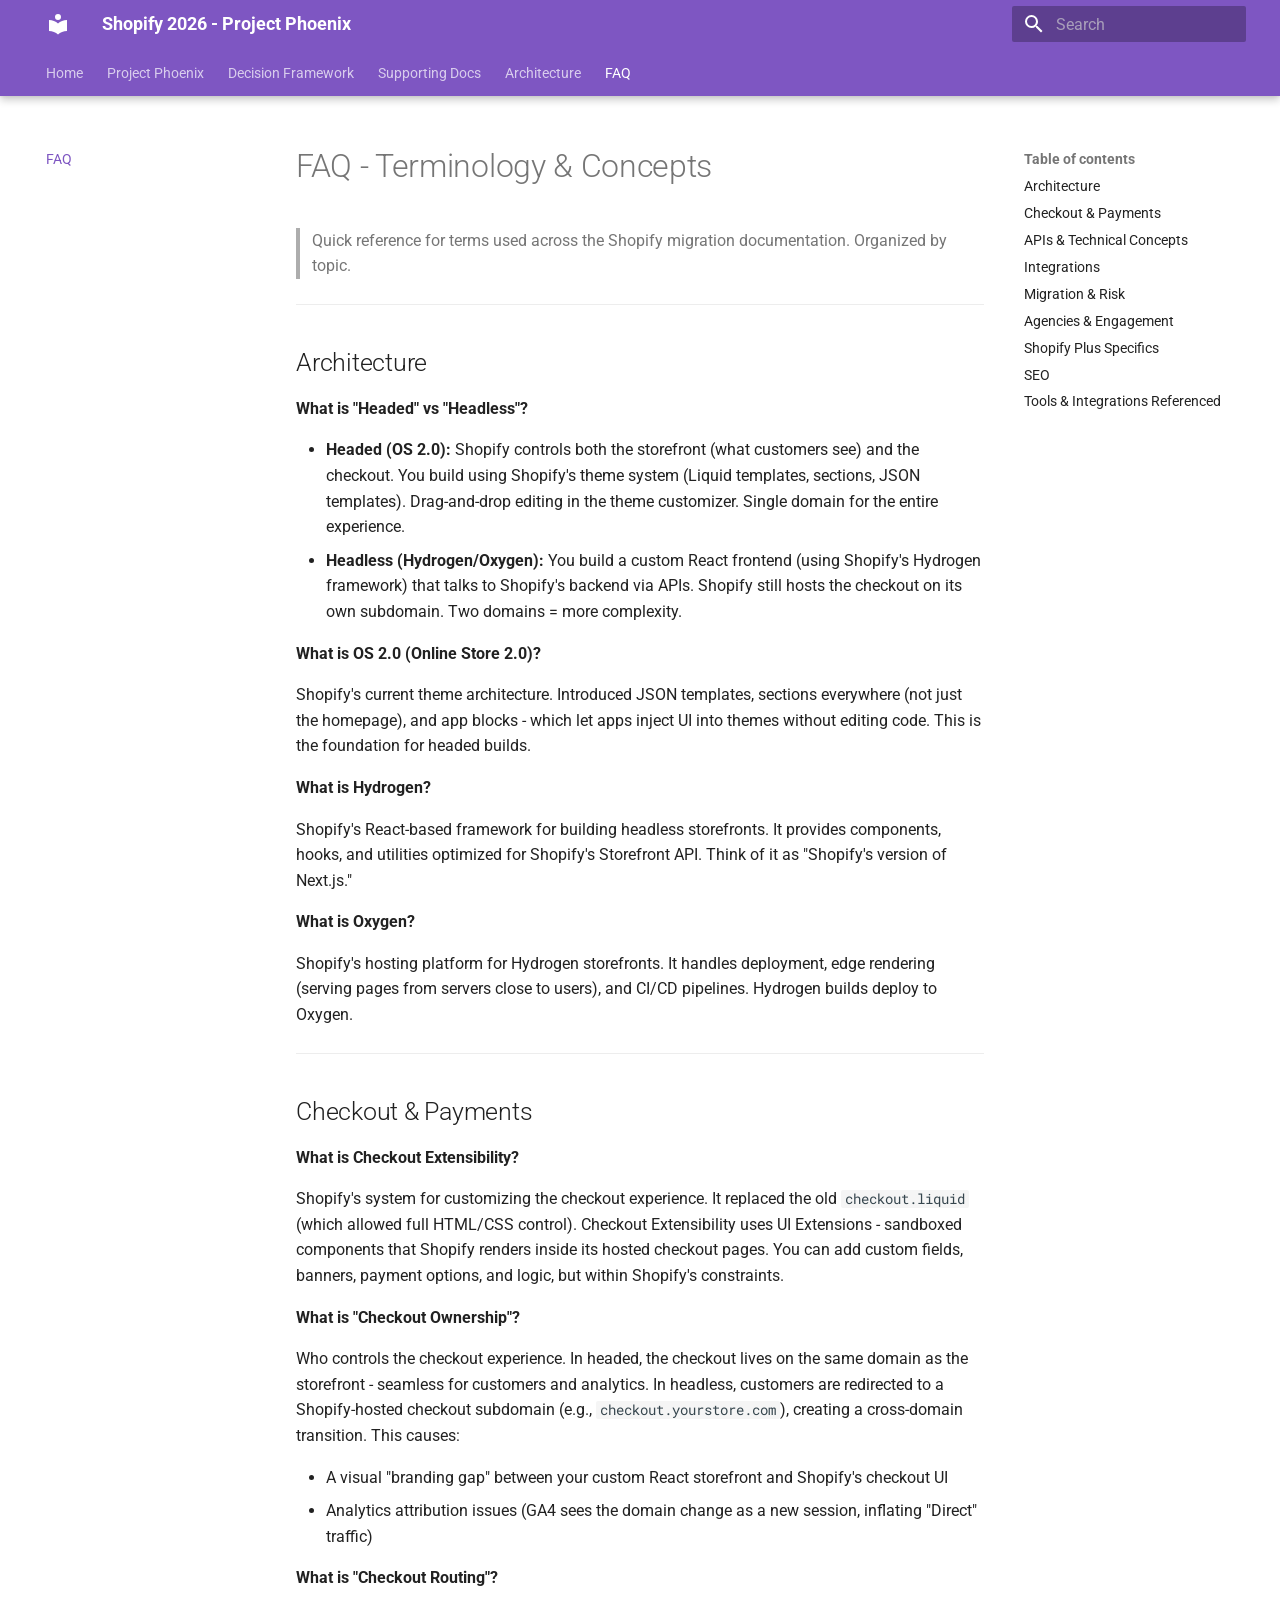
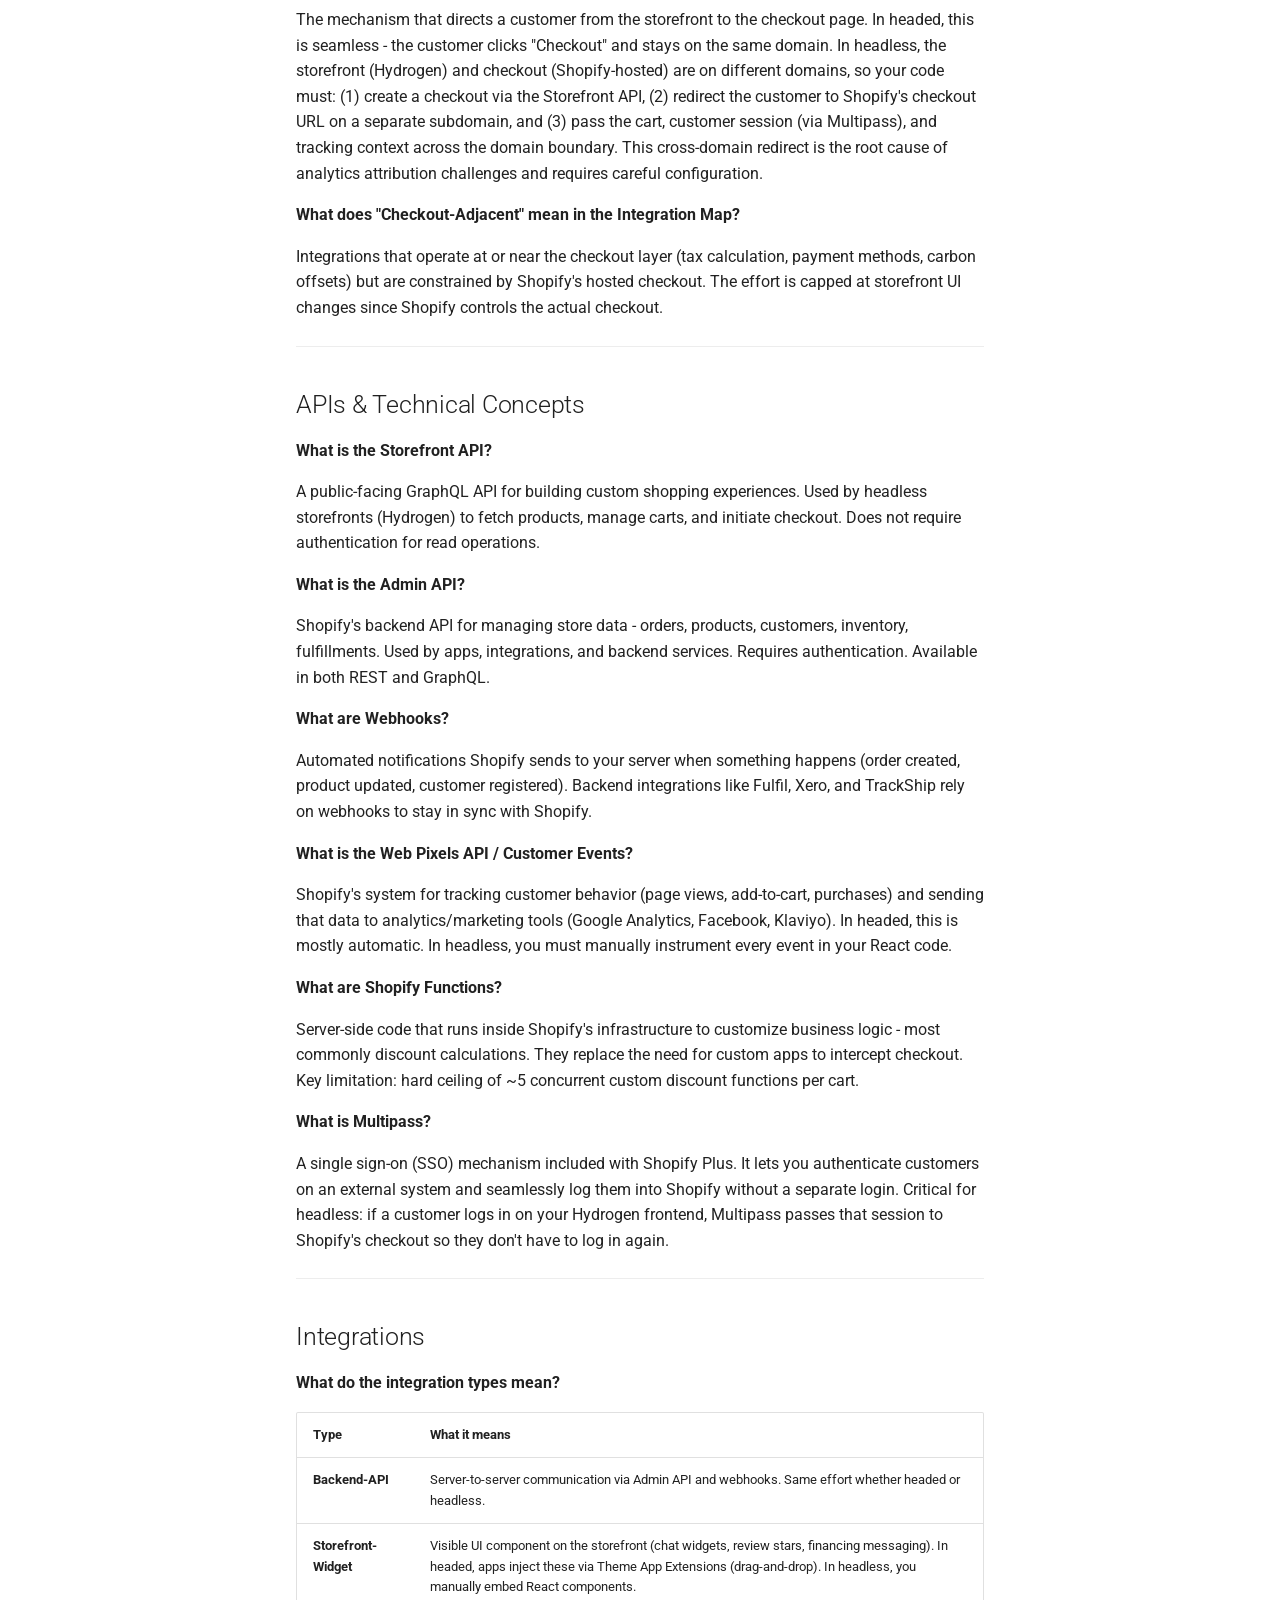
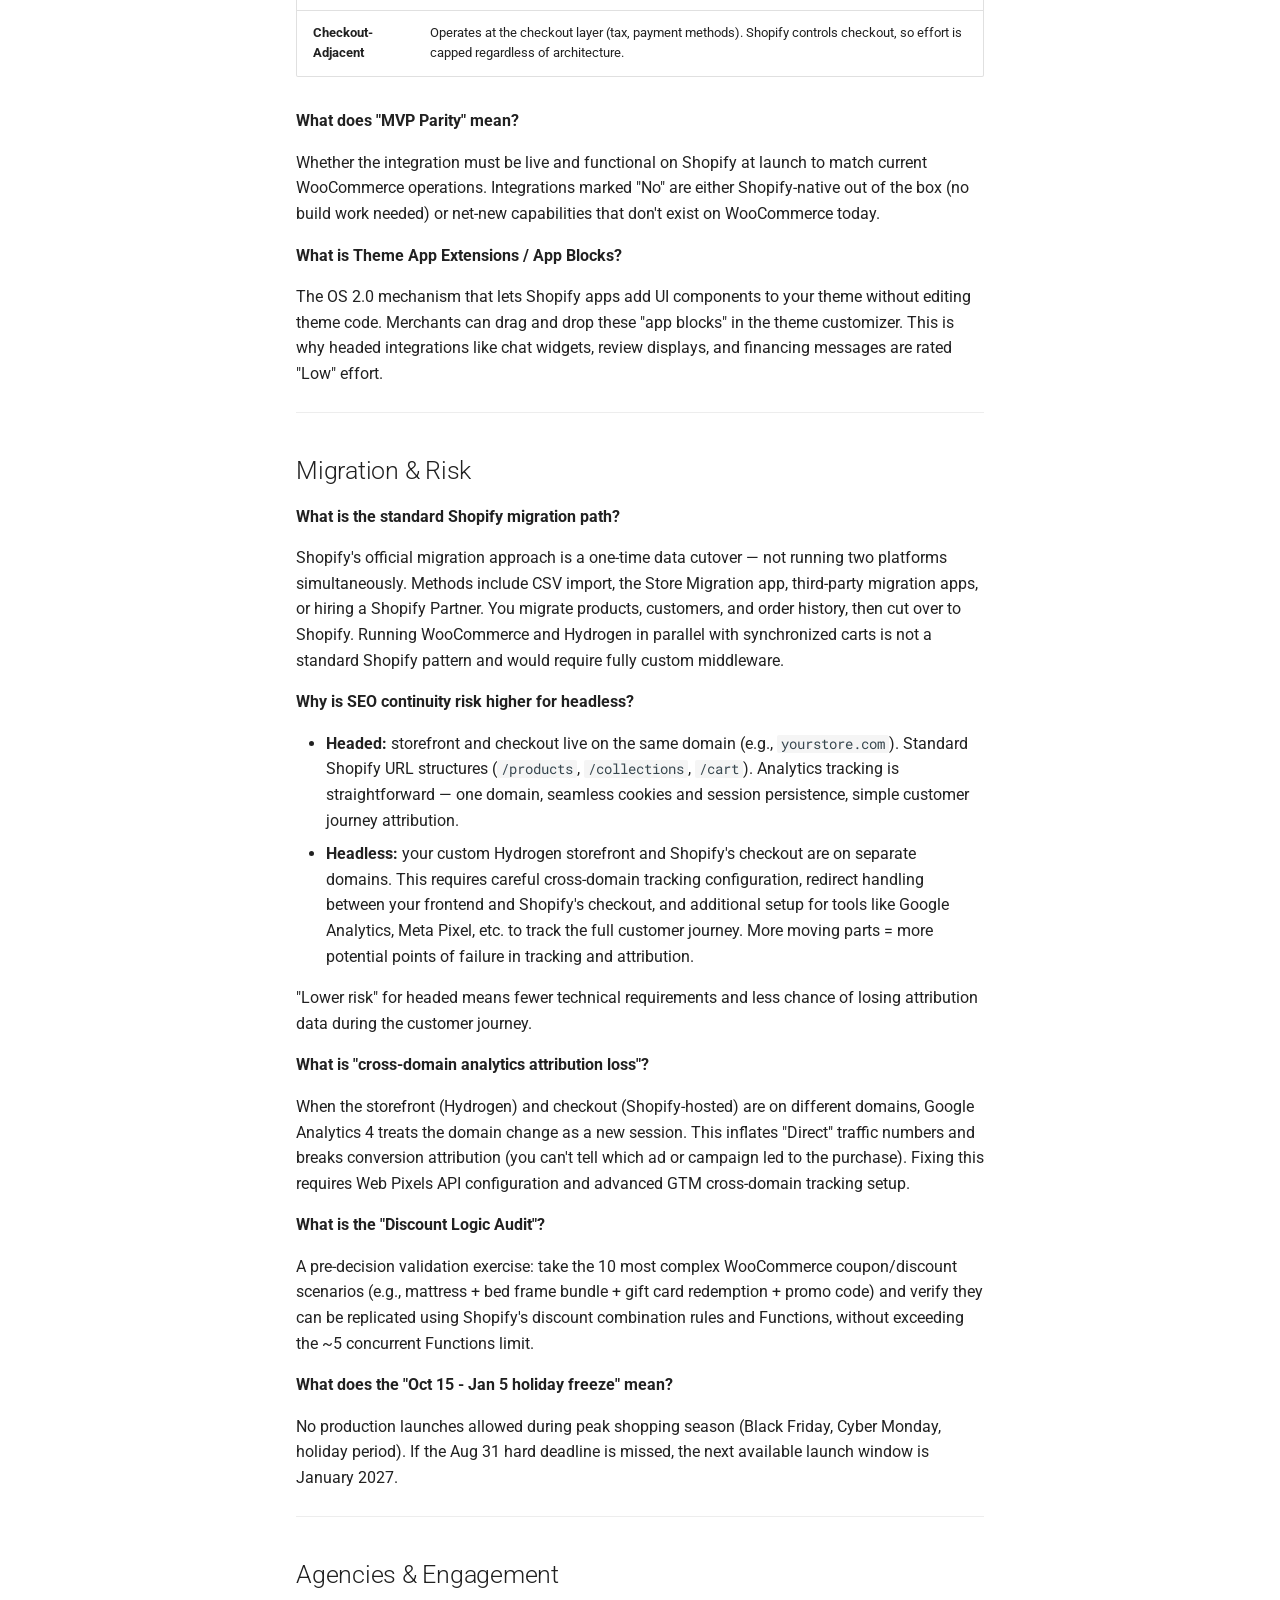
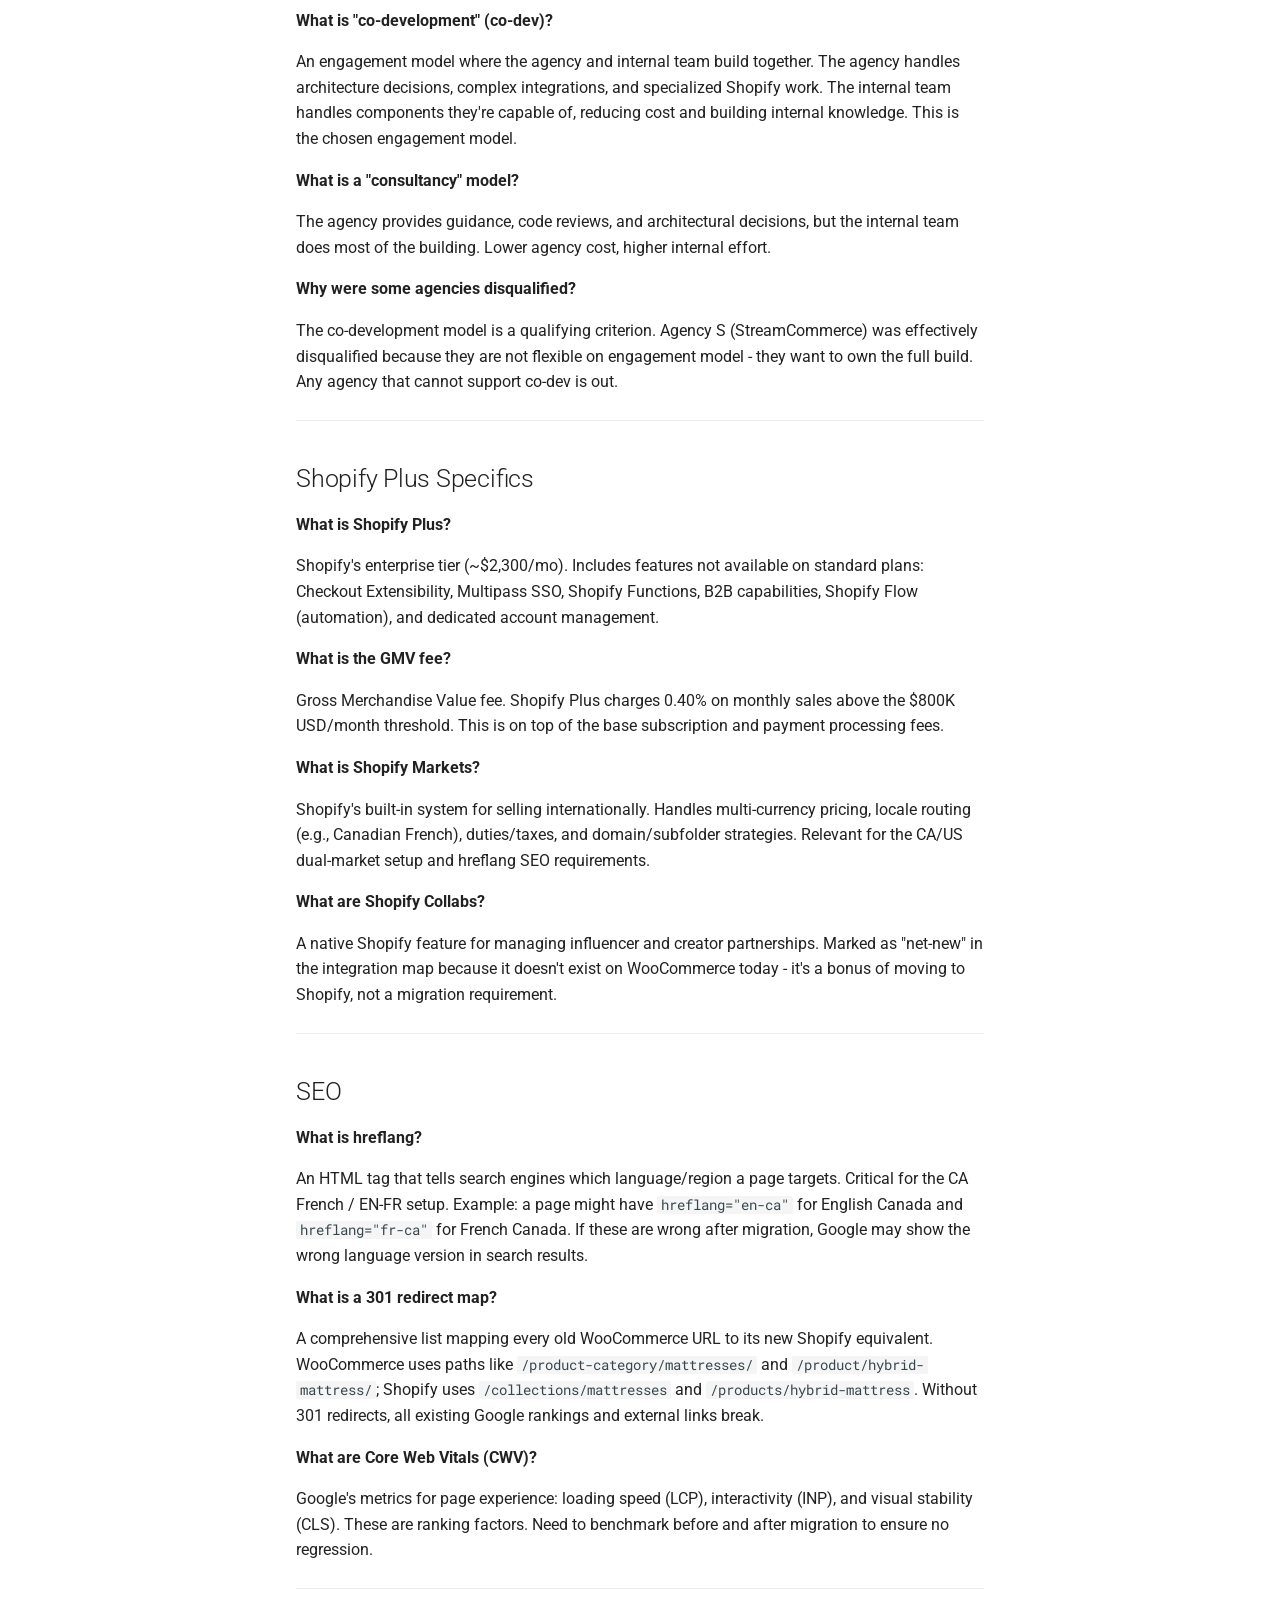
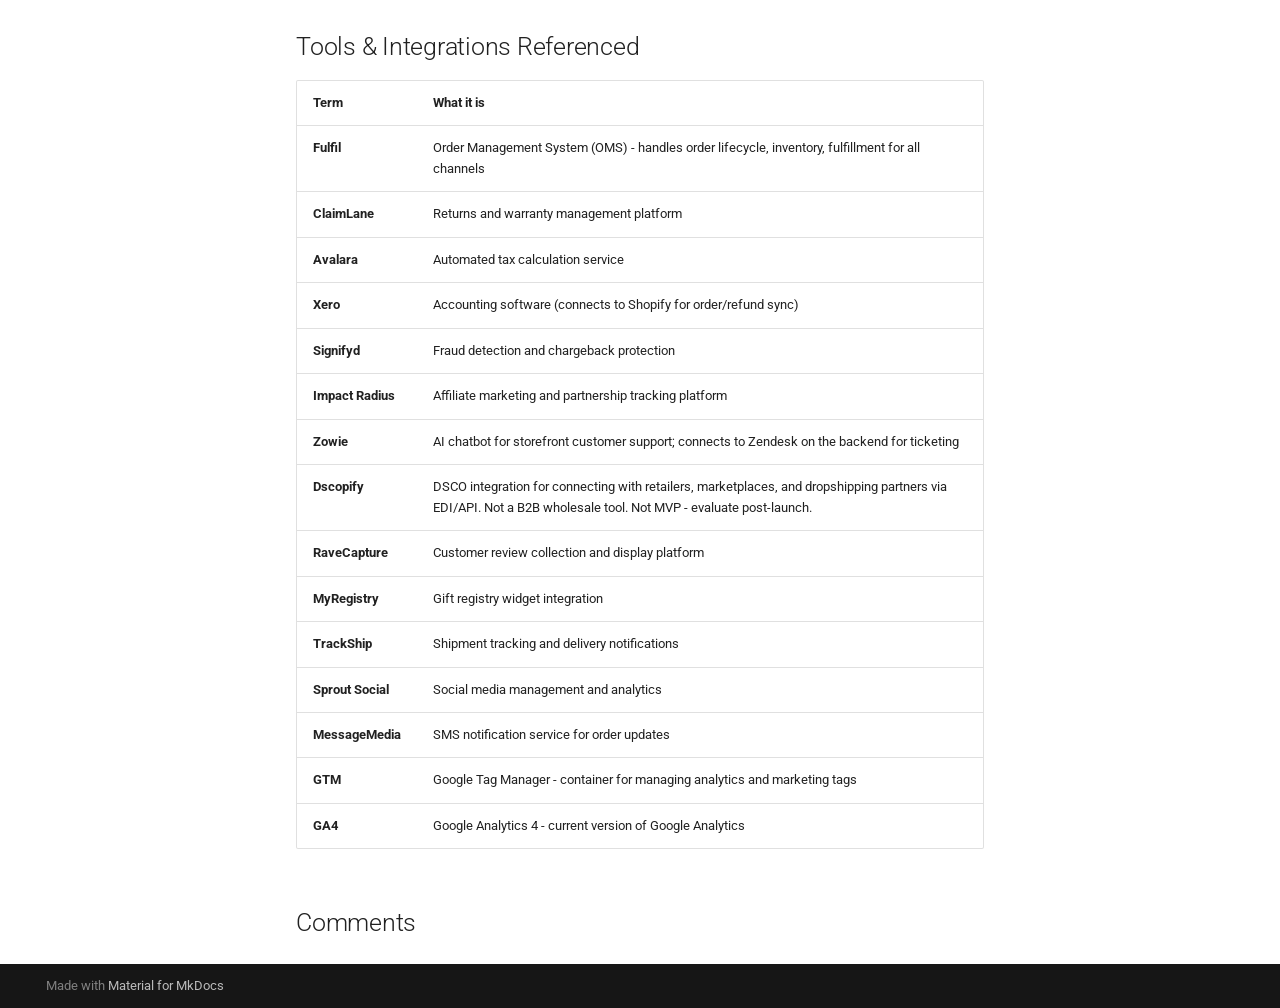
<file: faq.html>
<!doctype html>
<html lang="en" class="no-js">
  <head>
    
      <meta charset="utf-8">
      <meta name="viewport" content="width=device-width,initial-scale=1">
      
      
      
        <link rel="canonical" href="https://charanbobby.github.io/Shopify2026/faq.html">
      
      
        <link rel="prev" href="short-term-strategy.html">
      
      
      
        
      
      
      <link rel="icon" href="assets/images/favicon.png">
      <meta name="generator" content="mkdocs-1.6.1, mkdocs-material-9.7.6">
    
    
      
        <title>FAQ - Shopify 2026 - Project Phoenix</title>
      
    
    
      <link rel="stylesheet" href="assets/stylesheets/main.484c7ddc.min.css">
      
        
        <link rel="stylesheet" href="assets/stylesheets/palette.ab4e12ef.min.css">
      
      


    
    
      
    
    
      
        
        
        <link rel="preconnect" href="https://fonts.gstatic.com" crossorigin>
        <link rel="stylesheet" href="https://fonts.googleapis.com/css?family=Roboto:300,300i,400,400i,700,700i%7CRoboto+Mono:400,400i,700,700i&display=fallback">
        <style>:root{--md-text-font:"Roboto";--md-code-font:"Roboto Mono"}</style>
      
    
    
      <link rel="stylesheet" href="stylesheets/extra.css">
    
    <script>__md_scope=new URL(".",location),__md_hash=e=>[...e].reduce(((e,_)=>(e<<5)-e+_.charCodeAt(0)),0),__md_get=(e,_=localStorage,t=__md_scope)=>JSON.parse(_.getItem(t.pathname+"."+e)),__md_set=(e,_,t=localStorage,a=__md_scope)=>{try{t.setItem(a.pathname+"."+e,JSON.stringify(_))}catch(e){}}</script>
    
      

    
    
  </head>
  
  
    
    
    
    
    
    <body dir="ltr" data-md-color-scheme="default" data-md-color-primary="deep-purple" data-md-color-accent="purple">
  
    
    <input class="md-toggle" data-md-toggle="drawer" type="checkbox" id="__drawer" autocomplete="off">
    <input class="md-toggle" data-md-toggle="search" type="checkbox" id="__search" autocomplete="off">
    <label class="md-overlay" for="__drawer"></label>
    <div data-md-component="skip">
      
        
        <a href="#faq-terminology-concepts" class="md-skip">
          Skip to content
        </a>
      
    </div>
    <div data-md-component="announce">
      
    </div>
    
    
      

  

<header class="md-header md-header--shadow md-header--lifted" data-md-component="header">
  <nav class="md-header__inner md-grid" aria-label="Header">
    <a href="index.html" title="Shopify 2026 - Project Phoenix" class="md-header__button md-logo" aria-label="Shopify 2026 - Project Phoenix" data-md-component="logo">
      
  
  <svg xmlns="http://www.w3.org/2000/svg" viewBox="0 0 24 24"><path d="M12 8a3 3 0 0 0 3-3 3 3 0 0 0-3-3 3 3 0 0 0-3 3 3 3 0 0 0 3 3m0 3.54C9.64 9.35 6.5 8 3 8v11c3.5 0 6.64 1.35 9 3.54 2.36-2.19 5.5-3.54 9-3.54V8c-3.5 0-6.64 1.35-9 3.54"/></svg>

    </a>
    <label class="md-header__button md-icon" for="__drawer">
      
      <svg xmlns="http://www.w3.org/2000/svg" viewBox="0 0 24 24"><path d="M3 6h18v2H3zm0 5h18v2H3zm0 5h18v2H3z"/></svg>
    </label>
    <div class="md-header__title" data-md-component="header-title">
      <div class="md-header__ellipsis">
        <div class="md-header__topic">
          <span class="md-ellipsis">
            Shopify 2026 - Project Phoenix
          </span>
        </div>
        <div class="md-header__topic" data-md-component="header-topic">
          <span class="md-ellipsis">
            
              FAQ
            
          </span>
        </div>
      </div>
    </div>
    
      
    
    
    
    
      
      
        <label class="md-header__button md-icon" for="__search">
          
          <svg xmlns="http://www.w3.org/2000/svg" viewBox="0 0 24 24"><path d="M9.5 3A6.5 6.5 0 0 1 16 9.5c0 1.61-.59 3.09-1.56 4.23l.27.27h.79l5 5-1.5 1.5-5-5v-.79l-.27-.27A6.52 6.52 0 0 1 9.5 16 6.5 6.5 0 0 1 3 9.5 6.5 6.5 0 0 1 9.5 3m0 2C7 5 5 7 5 9.5S7 14 9.5 14 14 12 14 9.5 12 5 9.5 5"/></svg>
        </label>
        <div class="md-search" data-md-component="search" role="dialog">
  <label class="md-search__overlay" for="__search"></label>
  <div class="md-search__inner" role="search">
    <form class="md-search__form" name="search">
      <input type="text" class="md-search__input" name="query" aria-label="Search" placeholder="Search" autocapitalize="off" autocorrect="off" autocomplete="off" spellcheck="false" data-md-component="search-query" required>
      <label class="md-search__icon md-icon" for="__search">
        
        <svg xmlns="http://www.w3.org/2000/svg" viewBox="0 0 24 24"><path d="M9.5 3A6.5 6.5 0 0 1 16 9.5c0 1.61-.59 3.09-1.56 4.23l.27.27h.79l5 5-1.5 1.5-5-5v-.79l-.27-.27A6.52 6.52 0 0 1 9.5 16 6.5 6.5 0 0 1 3 9.5 6.5 6.5 0 0 1 9.5 3m0 2C7 5 5 7 5 9.5S7 14 9.5 14 14 12 14 9.5 12 5 9.5 5"/></svg>
        
        <svg xmlns="http://www.w3.org/2000/svg" viewBox="0 0 24 24"><path d="M20 11v2H8l5.5 5.5-1.42 1.42L4.16 12l7.92-7.92L13.5 5.5 8 11z"/></svg>
      </label>
      <nav class="md-search__options" aria-label="Search">
        
        <button type="reset" class="md-search__icon md-icon" title="Clear" aria-label="Clear" tabindex="-1">
          
          <svg xmlns="http://www.w3.org/2000/svg" viewBox="0 0 24 24"><path d="M19 6.41 17.59 5 12 10.59 6.41 5 5 6.41 10.59 12 5 17.59 6.41 19 12 13.41 17.59 19 19 17.59 13.41 12z"/></svg>
        </button>
      </nav>
      
    </form>
    <div class="md-search__output">
      <div class="md-search__scrollwrap" tabindex="0" data-md-scrollfix>
        <div class="md-search-result" data-md-component="search-result">
          <div class="md-search-result__meta">
            Initializing search
          </div>
          <ol class="md-search-result__list" role="presentation"></ol>
        </div>
      </div>
    </div>
  </div>
</div>
      
    
    
  </nav>
  
    
      
<nav class="md-tabs" aria-label="Tabs" data-md-component="tabs">
  <div class="md-grid">
    <ul class="md-tabs__list">
      
        
  
  
  
  
    <li class="md-tabs__item">
      <a href="index.html" class="md-tabs__link">
        
  
  
    
  
  Home

      </a>
    </li>
  

      
        
  
  
  
  
    
    
      <li class="md-tabs__item">
        <a href="project-phoenix.html" class="md-tabs__link">
          
  
  
  Project Phoenix

        </a>
      </li>
    
  

      
        
  
  
  
  
    <li class="md-tabs__item">
      <a href="decision-framework.html" class="md-tabs__link">
        
  
  
    
  
  Decision Framework

      </a>
    </li>
  

      
        
  
  
  
  
    
    
      <li class="md-tabs__item">
        <a href="integration-map.html" class="md-tabs__link">
          
  
  
  Supporting Docs

        </a>
      </li>
    
  

      
        
  
  
  
  
    
    
      <li class="md-tabs__item">
        <a href="current-sns-architecture.html" class="md-tabs__link">
          
  
  
  Architecture

        </a>
      </li>
    
  

      
        
  
  
  
    
  
  
    <li class="md-tabs__item md-tabs__item--active">
      <a href="faq.html" class="md-tabs__link">
        
  
  
    
  
  FAQ

      </a>
    </li>
  

      
    </ul>
  </div>
</nav>
    
  
</header>
    
    <div class="md-container" data-md-component="container">
      
      
        
      
      <main class="md-main" data-md-component="main">
        <div class="md-main__inner md-grid">
          
            
              
              <div class="md-sidebar md-sidebar--primary" data-md-component="sidebar" data-md-type="navigation" >
                <div class="md-sidebar__scrollwrap">
                  <div class="md-sidebar__inner">
                    


  


<nav class="md-nav md-nav--primary md-nav--lifted" aria-label="Navigation" data-md-level="0">
  <label class="md-nav__title" for="__drawer">
    <a href="index.html" title="Shopify 2026 - Project Phoenix" class="md-nav__button md-logo" aria-label="Shopify 2026 - Project Phoenix" data-md-component="logo">
      
  
  <svg xmlns="http://www.w3.org/2000/svg" viewBox="0 0 24 24"><path d="M12 8a3 3 0 0 0 3-3 3 3 0 0 0-3-3 3 3 0 0 0-3 3 3 3 0 0 0 3 3m0 3.54C9.64 9.35 6.5 8 3 8v11c3.5 0 6.64 1.35 9 3.54 2.36-2.19 5.5-3.54 9-3.54V8c-3.5 0-6.64 1.35-9 3.54"/></svg>

    </a>
    Shopify 2026 - Project Phoenix
  </label>
  
  <ul class="md-nav__list" data-md-scrollfix>
    
      
      
  
  
  
  
    <li class="md-nav__item">
      <a href="index.html" class="md-nav__link">
        
  
  
  <span class="md-ellipsis">
    
  
    Home
  

    
  </span>
  
  

      </a>
    </li>
  

    
      
      
  
  
  
  
    
    
    
    
      
      
        
      
    
    
    <li class="md-nav__item md-nav__item--nested">
      
        
        
        <input class="md-nav__toggle md-toggle " type="checkbox" id="__nav_2" >
        
          
          <label class="md-nav__link" for="__nav_2" id="__nav_2_label" tabindex="0">
            
  
  
  <span class="md-ellipsis">
    
  
    Project Phoenix
  

    
  </span>
  
  

            <span class="md-nav__icon md-icon"></span>
          </label>
        
        <nav class="md-nav" data-md-level="1" aria-labelledby="__nav_2_label" aria-expanded="false">
          <label class="md-nav__title" for="__nav_2">
            <span class="md-nav__icon md-icon"></span>
            
  
    Project Phoenix
  

          </label>
          <ul class="md-nav__list" data-md-scrollfix>
            
              
                
  
  
  
  
    <li class="md-nav__item">
      <a href="project-phoenix.html" class="md-nav__link">
        
  
  
  <span class="md-ellipsis">
    
  
    Strategic Migration
  

    
  </span>
  
  

      </a>
    </li>
  

              
            
              
                
  
  
  
  
    <li class="md-nav__item">
      <a href="requirements-backlog.html" class="md-nav__link">
        
  
  
  <span class="md-ellipsis">
    
  
    Requirements Backlog
  

    
  </span>
  
  

      </a>
    </li>
  

              
            
          </ul>
        </nav>
      
    </li>
  

    
      
      
  
  
  
  
    <li class="md-nav__item">
      <a href="decision-framework.html" class="md-nav__link">
        
  
  
  <span class="md-ellipsis">
    
  
    Decision Framework
  

    
  </span>
  
  

      </a>
    </li>
  

    
      
      
  
  
  
  
    
    
    
    
      
      
        
      
    
    
    <li class="md-nav__item md-nav__item--nested">
      
        
        
        <input class="md-nav__toggle md-toggle " type="checkbox" id="__nav_4" >
        
          
          <label class="md-nav__link" for="__nav_4" id="__nav_4_label" tabindex="0">
            
  
  
  <span class="md-ellipsis">
    
  
    Supporting Docs
  

    
  </span>
  
  

            <span class="md-nav__icon md-icon"></span>
          </label>
        
        <nav class="md-nav" data-md-level="1" aria-labelledby="__nav_4_label" aria-expanded="false">
          <label class="md-nav__title" for="__nav_4">
            <span class="md-nav__icon md-icon"></span>
            
  
    Supporting Docs
  

          </label>
          <ul class="md-nav__list" data-md-scrollfix>
            
              
                
  
  
  
  
    <li class="md-nav__item">
      <a href="integration-map.html" class="md-nav__link">
        
  
  
  <span class="md-ellipsis">
    
  
    Integration Map
  

    
  </span>
  
  

      </a>
    </li>
  

              
            
              
                
  
  
  
  
    <li class="md-nav__item">
      <a href="agency-notes.html" class="md-nav__link">
        
  
  
  <span class="md-ellipsis">
    
  
    Agency Notes
  

    
  </span>
  
  

      </a>
    </li>
  

              
            
              
                
  
  
  
  
    <li class="md-nav__item">
      <a href="seo-risk-assessment.html" class="md-nav__link">
        
  
  
  <span class="md-ellipsis">
    
  
    SEO Risk Assessment
  

    
  </span>
  
  

      </a>
    </li>
  

              
            
              
                
  
  
  
  
    <li class="md-nav__item">
      <a href="risk-register.html" class="md-nav__link">
        
  
  
  <span class="md-ellipsis">
    
  
    Risk Register
  

    
  </span>
  
  

      </a>
    </li>
  

              
            
              
                
  
  
  
  
    <li class="md-nav__item">
      <a href="current-state-baseline.html" class="md-nav__link">
        
  
  
  <span class="md-ellipsis">
    
  
    Current State Baseline
  

    
  </span>
  
  

      </a>
    </li>
  

              
            
          </ul>
        </nav>
      
    </li>
  

    
      
      
  
  
  
  
    
    
    
    
      
      
        
      
    
    
    <li class="md-nav__item md-nav__item--nested">
      
        
        
        <input class="md-nav__toggle md-toggle " type="checkbox" id="__nav_5" >
        
          
          <label class="md-nav__link" for="__nav_5" id="__nav_5_label" tabindex="0">
            
  
  
  <span class="md-ellipsis">
    
  
    Architecture
  

    
  </span>
  
  

            <span class="md-nav__icon md-icon"></span>
          </label>
        
        <nav class="md-nav" data-md-level="1" aria-labelledby="__nav_5_label" aria-expanded="false">
          <label class="md-nav__title" for="__nav_5">
            <span class="md-nav__icon md-icon"></span>
            
  
    Architecture
  

          </label>
          <ul class="md-nav__list" data-md-scrollfix>
            
              
                
  
  
  
  
    <li class="md-nav__item">
      <a href="current-sns-architecture.html" class="md-nav__link">
        
  
  
  <span class="md-ellipsis">
    
  
    Current S&S Architecture
  

    
  </span>
  
  

      </a>
    </li>
  

              
            
              
                
  
  
  
  
    <li class="md-nav__item">
      <a href="short-term-strategy.html" class="md-nav__link">
        
  
  
  <span class="md-ellipsis">
    
  
    Short-Term Strategy
  

    
  </span>
  
  

      </a>
    </li>
  

              
            
          </ul>
        </nav>
      
    </li>
  

    
      
      
  
  
    
  
  
  
    <li class="md-nav__item md-nav__item--active">
      
      <input class="md-nav__toggle md-toggle" type="checkbox" id="__toc">
      
      
        
      
      
        <label class="md-nav__link md-nav__link--active" for="__toc">
          
  
  
  <span class="md-ellipsis">
    
  
    FAQ
  

    
  </span>
  
  

          <span class="md-nav__icon md-icon"></span>
        </label>
      
      <a href="faq.html" class="md-nav__link md-nav__link--active">
        
  
  
  <span class="md-ellipsis">
    
  
    FAQ
  

    
  </span>
  
  

      </a>
      
        

<nav class="md-nav md-nav--secondary" aria-label="Table of contents">
  
  
  
    
  
  
    <label class="md-nav__title" for="__toc">
      <span class="md-nav__icon md-icon"></span>
      Table of contents
    </label>
    <ul class="md-nav__list" data-md-component="toc" data-md-scrollfix>
      
        <li class="md-nav__item">
  <a href="#architecture" class="md-nav__link">
    <span class="md-ellipsis">
      
        Architecture
      
    </span>
  </a>
  
</li>
      
        <li class="md-nav__item">
  <a href="#checkout-payments" class="md-nav__link">
    <span class="md-ellipsis">
      
        Checkout &amp; Payments
      
    </span>
  </a>
  
</li>
      
        <li class="md-nav__item">
  <a href="#apis-technical-concepts" class="md-nav__link">
    <span class="md-ellipsis">
      
        APIs &amp; Technical Concepts
      
    </span>
  </a>
  
</li>
      
        <li class="md-nav__item">
  <a href="#integrations" class="md-nav__link">
    <span class="md-ellipsis">
      
        Integrations
      
    </span>
  </a>
  
</li>
      
        <li class="md-nav__item">
  <a href="#migration-risk" class="md-nav__link">
    <span class="md-ellipsis">
      
        Migration &amp; Risk
      
    </span>
  </a>
  
</li>
      
        <li class="md-nav__item">
  <a href="#agencies-engagement" class="md-nav__link">
    <span class="md-ellipsis">
      
        Agencies &amp; Engagement
      
    </span>
  </a>
  
</li>
      
        <li class="md-nav__item">
  <a href="#shopify-plus-specifics" class="md-nav__link">
    <span class="md-ellipsis">
      
        Shopify Plus Specifics
      
    </span>
  </a>
  
</li>
      
        <li class="md-nav__item">
  <a href="#seo" class="md-nav__link">
    <span class="md-ellipsis">
      
        SEO
      
    </span>
  </a>
  
</li>
      
        <li class="md-nav__item">
  <a href="#tools-integrations-referenced" class="md-nav__link">
    <span class="md-ellipsis">
      
        Tools &amp; Integrations Referenced
      
    </span>
  </a>
  
</li>
      
    </ul>
  
</nav>
      
    </li>
  

    
  </ul>
</nav>
                  </div>
                </div>
              </div>
            
            
              
              <div class="md-sidebar md-sidebar--secondary" data-md-component="sidebar" data-md-type="toc" >
                <div class="md-sidebar__scrollwrap">
                  <div class="md-sidebar__inner">
                    

<nav class="md-nav md-nav--secondary" aria-label="Table of contents">
  
  
  
    
  
  
    <label class="md-nav__title" for="__toc">
      <span class="md-nav__icon md-icon"></span>
      Table of contents
    </label>
    <ul class="md-nav__list" data-md-component="toc" data-md-scrollfix>
      
        <li class="md-nav__item">
  <a href="#architecture" class="md-nav__link">
    <span class="md-ellipsis">
      
        Architecture
      
    </span>
  </a>
  
</li>
      
        <li class="md-nav__item">
  <a href="#checkout-payments" class="md-nav__link">
    <span class="md-ellipsis">
      
        Checkout &amp; Payments
      
    </span>
  </a>
  
</li>
      
        <li class="md-nav__item">
  <a href="#apis-technical-concepts" class="md-nav__link">
    <span class="md-ellipsis">
      
        APIs &amp; Technical Concepts
      
    </span>
  </a>
  
</li>
      
        <li class="md-nav__item">
  <a href="#integrations" class="md-nav__link">
    <span class="md-ellipsis">
      
        Integrations
      
    </span>
  </a>
  
</li>
      
        <li class="md-nav__item">
  <a href="#migration-risk" class="md-nav__link">
    <span class="md-ellipsis">
      
        Migration &amp; Risk
      
    </span>
  </a>
  
</li>
      
        <li class="md-nav__item">
  <a href="#agencies-engagement" class="md-nav__link">
    <span class="md-ellipsis">
      
        Agencies &amp; Engagement
      
    </span>
  </a>
  
</li>
      
        <li class="md-nav__item">
  <a href="#shopify-plus-specifics" class="md-nav__link">
    <span class="md-ellipsis">
      
        Shopify Plus Specifics
      
    </span>
  </a>
  
</li>
      
        <li class="md-nav__item">
  <a href="#seo" class="md-nav__link">
    <span class="md-ellipsis">
      
        SEO
      
    </span>
  </a>
  
</li>
      
        <li class="md-nav__item">
  <a href="#tools-integrations-referenced" class="md-nav__link">
    <span class="md-ellipsis">
      
        Tools &amp; Integrations Referenced
      
    </span>
  </a>
  
</li>
      
    </ul>
  
</nav>
                  </div>
                </div>
              </div>
            
          
          
            <div class="md-content" data-md-component="content">
              
              <article class="md-content__inner md-typeset">
                
                  



<h1 id="faq-terminology-concepts">FAQ - Terminology &amp; Concepts<a class="headerlink" href="#faq-terminology-concepts" title="Permanent link">&para;</a></h1>
<blockquote>
<p>Quick reference for terms used across the Shopify migration documentation. Organized by topic.</p>
</blockquote>
<hr />
<h2 id="architecture">Architecture<a class="headerlink" href="#architecture" title="Permanent link">&para;</a></h2>
<p><strong>What is "Headed" vs "Headless"?</strong></p>
<ul>
<li><strong>Headed (OS 2.0):</strong> Shopify controls both the storefront (what customers see) and the checkout. You build using Shopify's theme system (Liquid templates, sections, JSON templates). Drag-and-drop editing in the theme customizer. Single domain for the entire experience.</li>
<li><strong>Headless (Hydrogen/Oxygen):</strong> You build a custom React frontend (using Shopify's Hydrogen framework) that talks to Shopify's backend via APIs. Shopify still hosts the checkout on its own subdomain. Two domains = more complexity.</li>
</ul>
<p><strong>What is OS 2.0 (Online Store 2.0)?</strong></p>
<p>Shopify's current theme architecture. Introduced JSON templates, sections everywhere (not just the homepage), and app blocks - which let apps inject UI into themes without editing code. This is the foundation for headed builds.</p>
<p><strong>What is Hydrogen?</strong></p>
<p>Shopify's React-based framework for building headless storefronts. It provides components, hooks, and utilities optimized for Shopify's Storefront API. Think of it as "Shopify's version of Next.js."</p>
<p><strong>What is Oxygen?</strong></p>
<p>Shopify's hosting platform for Hydrogen storefronts. It handles deployment, edge rendering (serving pages from servers close to users), and CI/CD pipelines. Hydrogen builds deploy to Oxygen.</p>
<hr />
<h2 id="checkout-payments">Checkout &amp; Payments<a class="headerlink" href="#checkout-payments" title="Permanent link">&para;</a></h2>
<p><strong>What is Checkout Extensibility?</strong></p>
<p>Shopify's system for customizing the checkout experience. It replaced the old <code>checkout.liquid</code> (which allowed full HTML/CSS control). Checkout Extensibility uses UI Extensions - sandboxed components that Shopify renders inside its hosted checkout pages. You can add custom fields, banners, payment options, and logic, but within Shopify's constraints.</p>
<p><strong>What is "Checkout Ownership"?</strong></p>
<p>Who controls the checkout experience. In headed, the checkout lives on the same domain as the storefront - seamless for customers and analytics. In headless, customers are redirected to a Shopify-hosted checkout subdomain (e.g., <code>checkout.yourstore.com</code>), creating a cross-domain transition. This causes:</p>
<ul>
<li>A visual "branding gap" between your custom React storefront and Shopify's checkout UI</li>
<li>Analytics attribution issues (GA4 sees the domain change as a new session, inflating "Direct" traffic)</li>
</ul>
<p><strong>What is "Checkout Routing"?</strong></p>
<p>The mechanism that directs a customer from the storefront to the checkout page. In headed, this is seamless - the customer clicks "Checkout" and stays on the same domain. In headless, the storefront (Hydrogen) and checkout (Shopify-hosted) are on different domains, so your code must: (1) create a checkout via the Storefront API, (2) redirect the customer to Shopify's checkout URL on a separate subdomain, and (3) pass the cart, customer session (via Multipass), and tracking context across the domain boundary. This cross-domain redirect is the root cause of analytics attribution challenges and requires careful configuration.</p>
<p><strong>What does "Checkout-Adjacent" mean in the Integration Map?</strong></p>
<p>Integrations that operate at or near the checkout layer (tax calculation, payment methods, carbon offsets) but are constrained by Shopify's hosted checkout. The effort is capped at storefront UI changes since Shopify controls the actual checkout.</p>
<hr />
<h2 id="apis-technical-concepts">APIs &amp; Technical Concepts<a class="headerlink" href="#apis-technical-concepts" title="Permanent link">&para;</a></h2>
<p><strong>What is the Storefront API?</strong></p>
<p>A public-facing GraphQL API for building custom shopping experiences. Used by headless storefronts (Hydrogen) to fetch products, manage carts, and initiate checkout. Does not require authentication for read operations.</p>
<p><strong>What is the Admin API?</strong></p>
<p>Shopify's backend API for managing store data - orders, products, customers, inventory, fulfillments. Used by apps, integrations, and backend services. Requires authentication. Available in both REST and GraphQL.</p>
<p><strong>What are Webhooks?</strong></p>
<p>Automated notifications Shopify sends to your server when something happens (order created, product updated, customer registered). Backend integrations like Fulfil, Xero, and TrackShip rely on webhooks to stay in sync with Shopify.</p>
<p><strong>What is the Web Pixels API / Customer Events?</strong></p>
<p>Shopify's system for tracking customer behavior (page views, add-to-cart, purchases) and sending that data to analytics/marketing tools (Google Analytics, Facebook, Klaviyo). In headed, this is mostly automatic. In headless, you must manually instrument every event in your React code.</p>
<p><strong>What are Shopify Functions?</strong></p>
<p>Server-side code that runs inside Shopify's infrastructure to customize business logic - most commonly discount calculations. They replace the need for custom apps to intercept checkout. Key limitation: hard ceiling of ~5 concurrent custom discount functions per cart.</p>
<p><strong>What is Multipass?</strong></p>
<p>A single sign-on (SSO) mechanism included with Shopify Plus. It lets you authenticate customers on an external system and seamlessly log them into Shopify without a separate login. Critical for headless: if a customer logs in on your Hydrogen frontend, Multipass passes that session to Shopify's checkout so they don't have to log in again.</p>
<hr />
<h2 id="integrations">Integrations<a class="headerlink" href="#integrations" title="Permanent link">&para;</a></h2>
<p><strong>What do the integration types mean?</strong></p>
<table>
<thead>
<tr>
<th>Type</th>
<th>What it means</th>
</tr>
</thead>
<tbody>
<tr>
<td><strong>Backend-API</strong></td>
<td>Server-to-server communication via Admin API and webhooks. Same effort whether headed or headless.</td>
</tr>
<tr>
<td><strong>Storefront-Widget</strong></td>
<td>Visible UI component on the storefront (chat widgets, review stars, financing messaging). In headed, apps inject these via Theme App Extensions (drag-and-drop). In headless, you manually embed React components.</td>
</tr>
<tr>
<td><strong>Checkout-Adjacent</strong></td>
<td>Operates at the checkout layer (tax, payment methods). Shopify controls checkout, so effort is capped regardless of architecture.</td>
</tr>
</tbody>
</table>
<p><strong>What does "MVP Parity" mean?</strong></p>
<p>Whether the integration must be live and functional on Shopify at launch to match current WooCommerce operations. Integrations marked "No" are either Shopify-native out of the box (no build work needed) or net-new capabilities that don't exist on WooCommerce today.</p>
<p><strong>What is Theme App Extensions / App Blocks?</strong></p>
<p>The OS 2.0 mechanism that lets Shopify apps add UI components to your theme without editing theme code. Merchants can drag and drop these "app blocks" in the theme customizer. This is why headed integrations like chat widgets, review displays, and financing messages are rated "Low" effort.</p>
<hr />
<h2 id="migration-risk">Migration &amp; Risk<a class="headerlink" href="#migration-risk" title="Permanent link">&para;</a></h2>
<p><strong>What is the standard Shopify migration path?</strong></p>
<p>Shopify's official migration approach is a one-time data cutover — not running two platforms simultaneously. Methods include CSV import, the Store Migration app, third-party migration apps, or hiring a Shopify Partner. You migrate products, customers, and order history, then cut over to Shopify. Running WooCommerce and Hydrogen in parallel with synchronized carts is not a standard Shopify pattern and would require fully custom middleware.</p>
<p><strong>Why is SEO continuity risk higher for headless?</strong></p>
<ul>
<li><strong>Headed:</strong> storefront and checkout live on the same domain (e.g., <code>yourstore.com</code>). Standard Shopify URL structures (<code>/products</code>, <code>/collections</code>, <code>/cart</code>). Analytics tracking is straightforward — one domain, seamless cookies and session persistence, simple customer journey attribution.</li>
<li><strong>Headless:</strong> your custom Hydrogen storefront and Shopify's checkout are on separate domains. This requires careful cross-domain tracking configuration, redirect handling between your frontend and Shopify's checkout, and additional setup for tools like Google Analytics, Meta Pixel, etc. to track the full customer journey. More moving parts = more potential points of failure in tracking and attribution.</li>
</ul>
<p>"Lower risk" for headed means fewer technical requirements and less chance of losing attribution data during the customer journey.</p>
<p><strong>What is "cross-domain analytics attribution loss"?</strong></p>
<p>When the storefront (Hydrogen) and checkout (Shopify-hosted) are on different domains, Google Analytics 4 treats the domain change as a new session. This inflates "Direct" traffic numbers and breaks conversion attribution (you can't tell which ad or campaign led to the purchase). Fixing this requires Web Pixels API configuration and advanced GTM cross-domain tracking setup.</p>
<p><strong>What is the "Discount Logic Audit"?</strong></p>
<p>A pre-decision validation exercise: take the 10 most complex WooCommerce coupon/discount scenarios (e.g., mattress + bed frame bundle + gift card redemption + promo code) and verify they can be replicated using Shopify's discount combination rules and Functions, without exceeding the ~5 concurrent Functions limit.</p>
<p><strong>What does the "Oct 15 - Jan 5 holiday freeze" mean?</strong></p>
<p>No production launches allowed during peak shopping season (Black Friday, Cyber Monday, holiday period). If the Aug 31 hard deadline is missed, the next available launch window is January 2027.</p>
<hr />
<h2 id="agencies-engagement">Agencies &amp; Engagement<a class="headerlink" href="#agencies-engagement" title="Permanent link">&para;</a></h2>
<p><strong>What is "co-development" (co-dev)?</strong></p>
<p>An engagement model where the agency and internal team build together. The agency handles architecture decisions, complex integrations, and specialized Shopify work. The internal team handles components they're capable of, reducing cost and building internal knowledge. This is the chosen engagement model.</p>
<p><strong>What is a "consultancy" model?</strong></p>
<p>The agency provides guidance, code reviews, and architectural decisions, but the internal team does most of the building. Lower agency cost, higher internal effort.</p>
<p><strong>Why were some agencies disqualified?</strong></p>
<p>The co-development model is a qualifying criterion. Agency S (StreamCommerce) was effectively disqualified because they are not flexible on engagement model - they want to own the full build. Any agency that cannot support co-dev is out.</p>
<hr />
<h2 id="shopify-plus-specifics">Shopify Plus Specifics<a class="headerlink" href="#shopify-plus-specifics" title="Permanent link">&para;</a></h2>
<p><strong>What is Shopify Plus?</strong></p>
<p>Shopify's enterprise tier (~$2,300/mo). Includes features not available on standard plans: Checkout Extensibility, Multipass SSO, Shopify Functions, B2B capabilities, Shopify Flow (automation), and dedicated account management.</p>
<p><strong>What is the GMV fee?</strong></p>
<p>Gross Merchandise Value fee. Shopify Plus charges 0.40% on monthly sales above the $800K USD/month threshold. This is on top of the base subscription and payment processing fees.</p>
<p><strong>What is Shopify Markets?</strong></p>
<p>Shopify's built-in system for selling internationally. Handles multi-currency pricing, locale routing (e.g., Canadian French), duties/taxes, and domain/subfolder strategies. Relevant for the CA/US dual-market setup and hreflang SEO requirements.</p>
<p><strong>What are Shopify Collabs?</strong></p>
<p>A native Shopify feature for managing influencer and creator partnerships. Marked as "net-new" in the integration map because it doesn't exist on WooCommerce today - it's a bonus of moving to Shopify, not a migration requirement.</p>
<hr />
<h2 id="seo">SEO<a class="headerlink" href="#seo" title="Permanent link">&para;</a></h2>
<p><strong>What is hreflang?</strong></p>
<p>An HTML tag that tells search engines which language/region a page targets. Critical for the CA French / EN-FR setup. Example: a page might have <code>hreflang="en-ca"</code> for English Canada and <code>hreflang="fr-ca"</code> for French Canada. If these are wrong after migration, Google may show the wrong language version in search results.</p>
<p><strong>What is a 301 redirect map?</strong></p>
<p>A comprehensive list mapping every old WooCommerce URL to its new Shopify equivalent. WooCommerce uses paths like <code>/product-category/mattresses/</code> and <code>/product/hybrid-mattress/</code>; Shopify uses <code>/collections/mattresses</code> and <code>/products/hybrid-mattress</code>. Without 301 redirects, all existing Google rankings and external links break.</p>
<p><strong>What are Core Web Vitals (CWV)?</strong></p>
<p>Google's metrics for page experience: loading speed (LCP), interactivity (INP), and visual stability (CLS). These are ranking factors. Need to benchmark before and after migration to ensure no regression.</p>
<hr />
<h2 id="tools-integrations-referenced">Tools &amp; Integrations Referenced<a class="headerlink" href="#tools-integrations-referenced" title="Permanent link">&para;</a></h2>
<table>
<thead>
<tr>
<th>Term</th>
<th>What it is</th>
</tr>
</thead>
<tbody>
<tr>
<td><strong>Fulfil</strong></td>
<td>Order Management System (OMS) - handles order lifecycle, inventory, fulfillment for all channels</td>
</tr>
<tr>
<td><strong>ClaimLane</strong></td>
<td>Returns and warranty management platform</td>
</tr>
<tr>
<td><strong>Avalara</strong></td>
<td>Automated tax calculation service</td>
</tr>
<tr>
<td><strong>Xero</strong></td>
<td>Accounting software (connects to Shopify for order/refund sync)</td>
</tr>
<tr>
<td><strong>Signifyd</strong></td>
<td>Fraud detection and chargeback protection</td>
</tr>
<tr>
<td><strong>Impact Radius</strong></td>
<td>Affiliate marketing and partnership tracking platform</td>
</tr>
<tr>
<td><strong>Zowie</strong></td>
<td>AI chatbot for storefront customer support; connects to Zendesk on the backend for ticketing</td>
</tr>
<tr>
<td><strong>Dscopify</strong></td>
<td>DSCO integration for connecting with retailers, marketplaces, and dropshipping partners via EDI/API. Not a B2B wholesale tool. Not MVP - evaluate post-launch.</td>
</tr>
<tr>
<td><strong>RaveCapture</strong></td>
<td>Customer review collection and display platform</td>
</tr>
<tr>
<td><strong>MyRegistry</strong></td>
<td>Gift registry widget integration</td>
</tr>
<tr>
<td><strong>TrackShip</strong></td>
<td>Shipment tracking and delivery notifications</td>
</tr>
<tr>
<td><strong>Sprout Social</strong></td>
<td>Social media management and analytics</td>
</tr>
<tr>
<td><strong>MessageMedia</strong></td>
<td>SMS notification service for order updates</td>
</tr>
<tr>
<td><strong>GTM</strong></td>
<td>Google Tag Manager - container for managing analytics and marketing tags</td>
</tr>
<tr>
<td><strong>GA4</strong></td>
<td>Google Analytics 4 - current version of Google Analytics</td>
</tr>
</tbody>
</table>







  
  





<h2 id="__comments">Comments</h2>
<script src="https://giscus.app/client.js"
        data-repo="charanbobby/Shopify2026"
        data-repo-id="R_kgDORkW7oQ"
        data-category="Q&A"
        data-category-id="DIC_kwDORkW7oc4C4LSl"
        data-mapping="pathname"
        data-strict="0"
        data-reactions-enabled="1"
        data-emit-metadata="0"
        data-input-position="bottom"
        data-theme="preferred_color_scheme"
        data-lang="en"
        crossorigin="anonymous"
        async>
</script>
                
              </article>
            </div>
          
          
<script>var target=document.getElementById(location.hash.slice(1));target&&target.name&&(target.checked=target.name.startsWith("__tabbed_"))</script>
        </div>
        
          <button type="button" class="md-top md-icon" data-md-component="top" hidden>
  
  <svg xmlns="http://www.w3.org/2000/svg" viewBox="0 0 24 24"><path d="M13 20h-2V8l-5.5 5.5-1.42-1.42L12 4.16l7.92 7.92-1.42 1.42L13 8z"/></svg>
  Back to top
</button>
        
      </main>
      
        <footer class="md-footer">
  
  <div class="md-footer-meta md-typeset">
    <div class="md-footer-meta__inner md-grid">
      <div class="md-copyright">
  
  
    Made with
    <a href="https://squidfunk.github.io/mkdocs-material/" target="_blank" rel="noopener">
      Material for MkDocs
    </a>
  
</div>
      
    </div>
  </div>
</footer>
      
    </div>
    <div class="md-dialog" data-md-component="dialog">
      <div class="md-dialog__inner md-typeset"></div>
    </div>
    
      <div class="md-progress" data-md-component="progress" role="progressbar"></div>
    
    
    
      
      
      <script id="__config" type="application/json">{"annotate": null, "base": ".", "features": ["navigation.tabs", "navigation.tabs.sticky", "navigation.top", "navigation.sections", "navigation.instant", "navigation.instant.progress", "search.highlight"], "search": "assets/javascripts/workers/search.2c215733.min.js", "tags": null, "translations": {"clipboard.copied": "Copied to clipboard", "clipboard.copy": "Copy to clipboard", "search.result.more.one": "1 more on this page", "search.result.more.other": "# more on this page", "search.result.none": "No matching documents", "search.result.one": "1 matching document", "search.result.other": "# matching documents", "search.result.placeholder": "Type to start searching", "search.result.term.missing": "Missing", "select.version": "Select version"}, "version": null}</script>
    
    
      <script src="assets/javascripts/bundle.79ae519e.min.js"></script>
      
    
  </body>
</html>
</file>
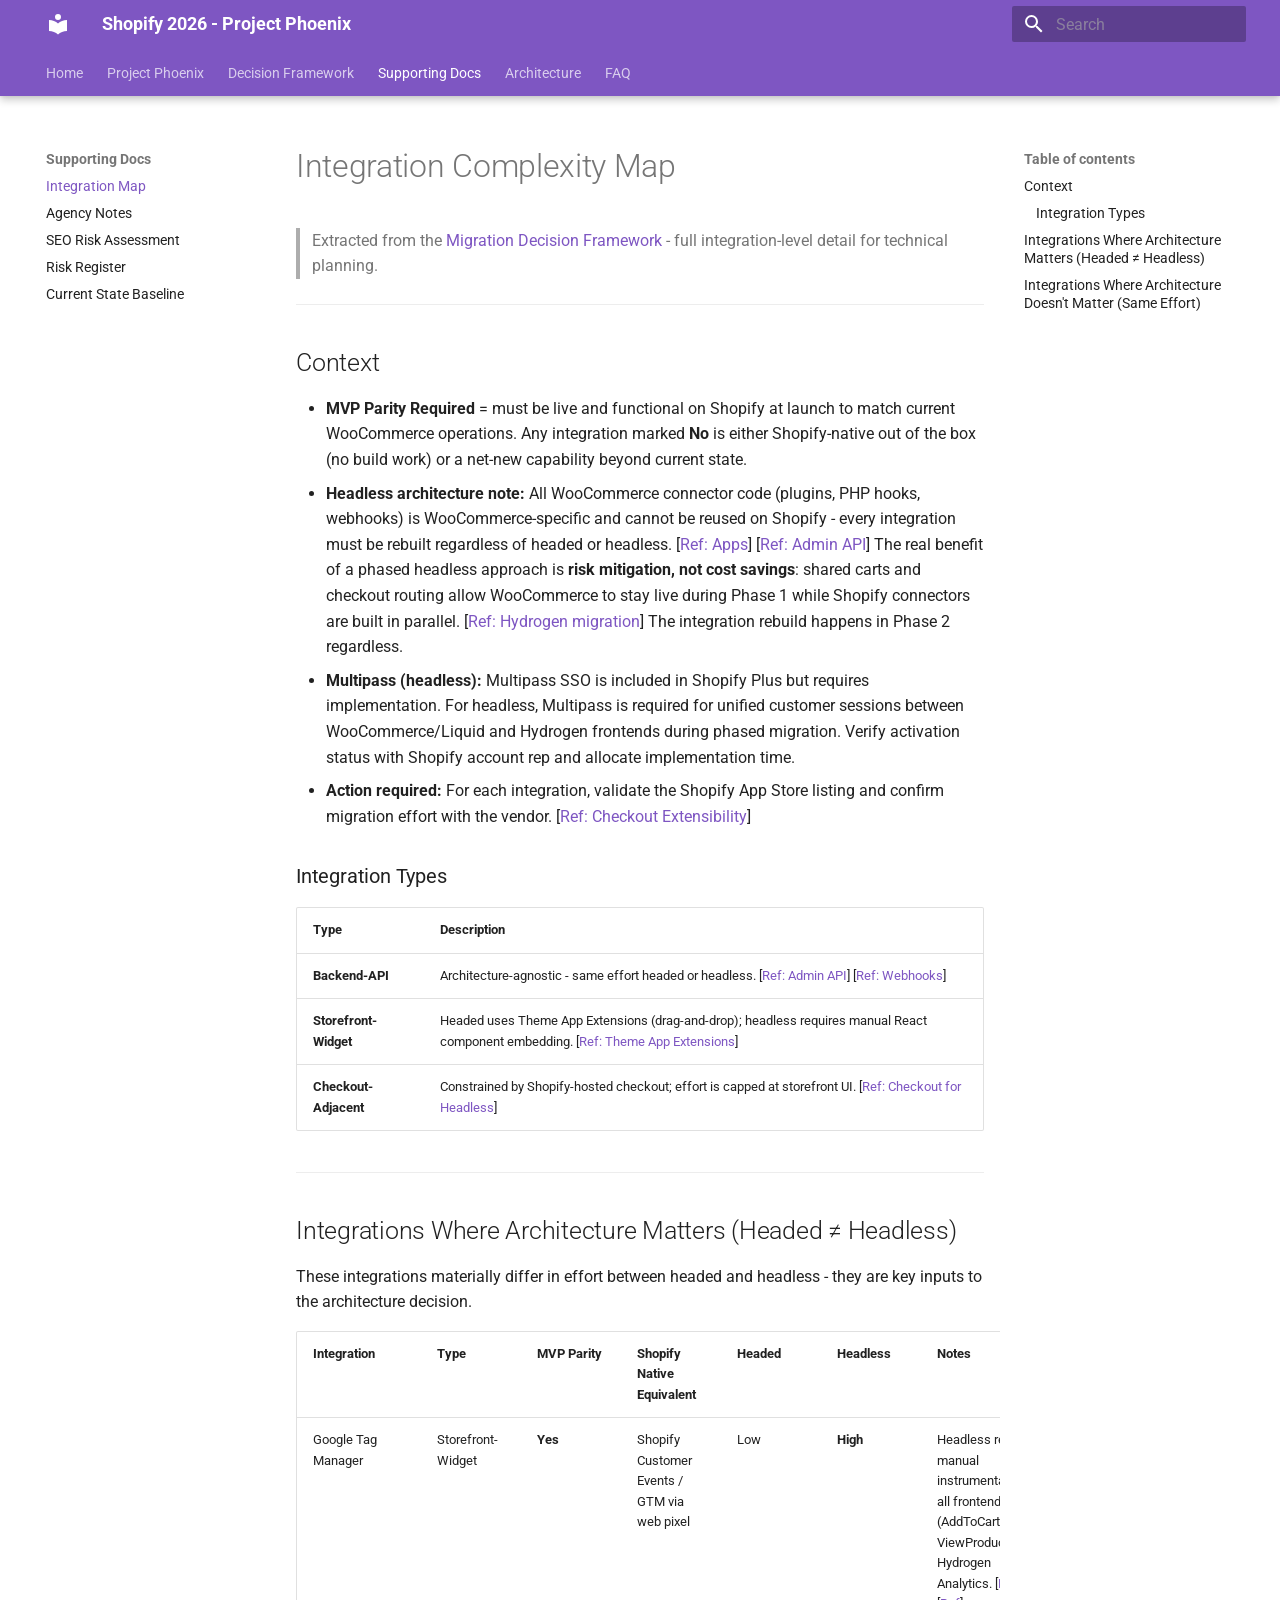
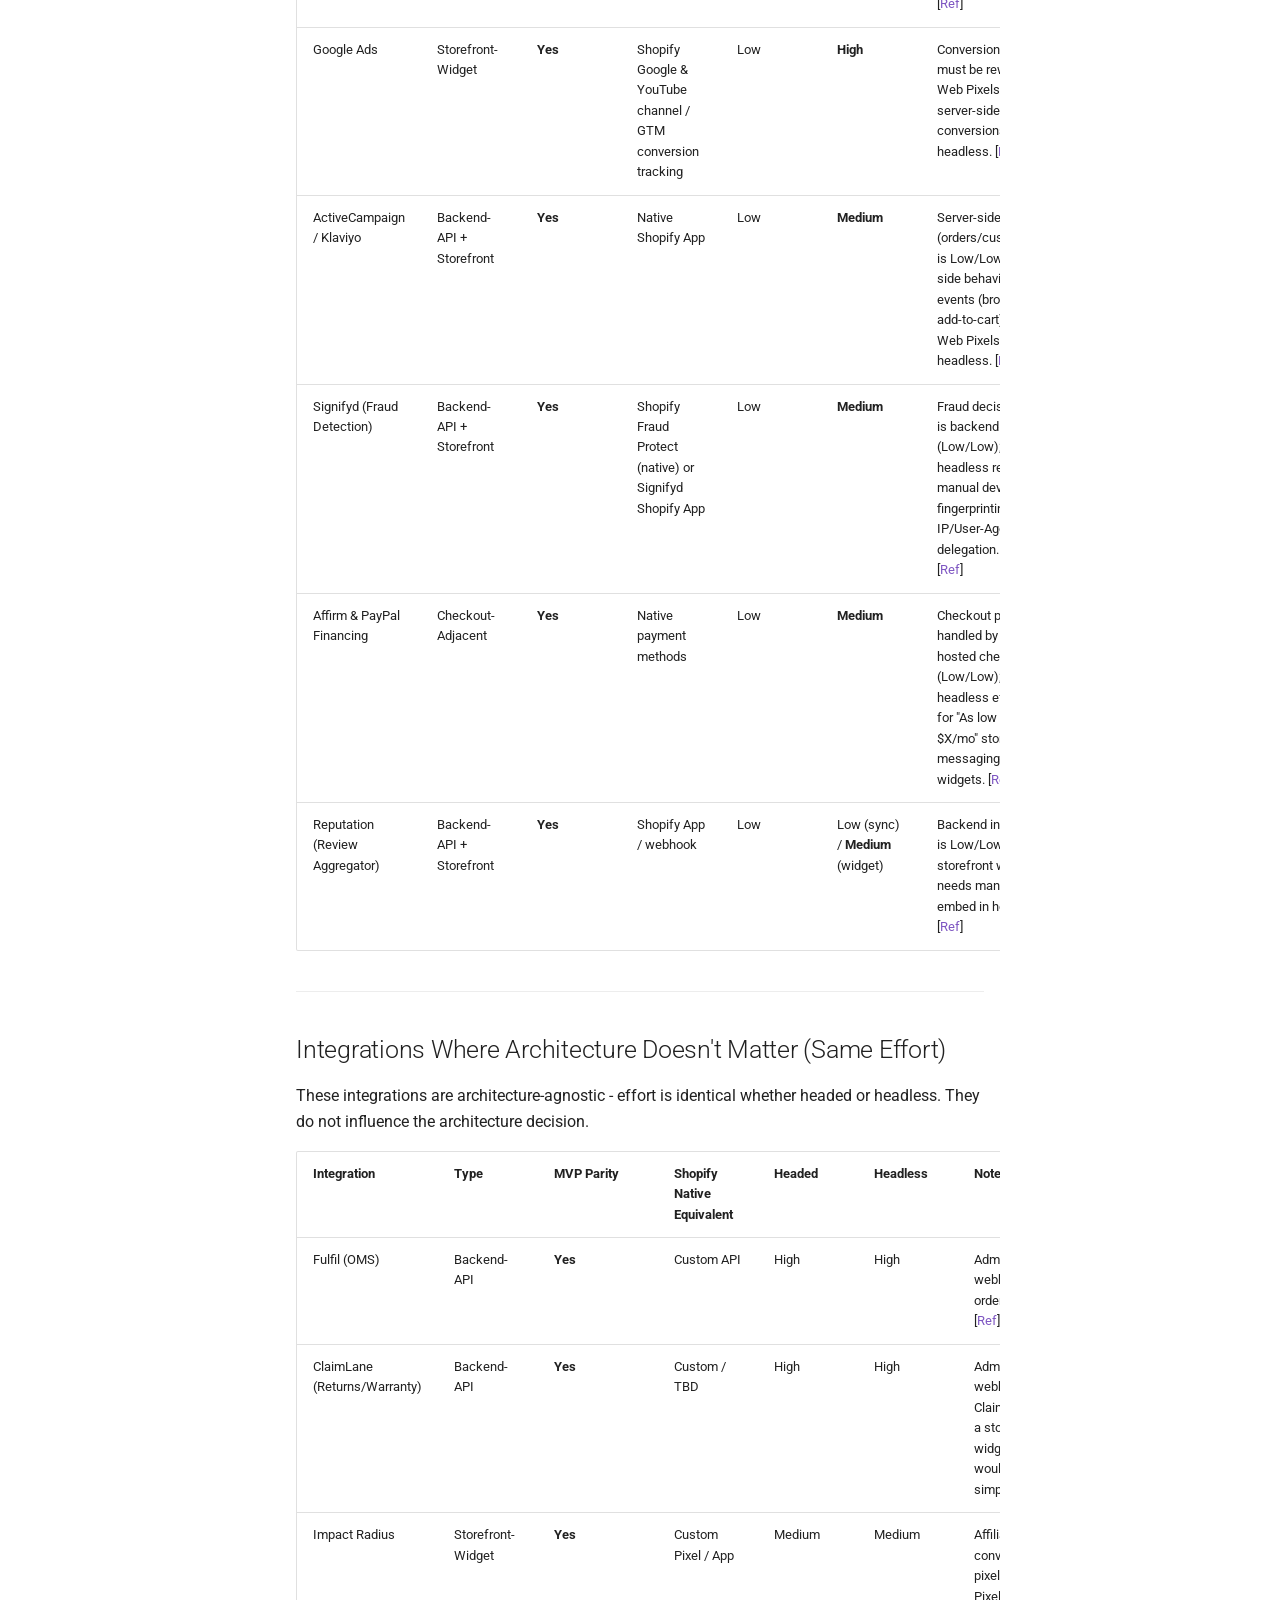
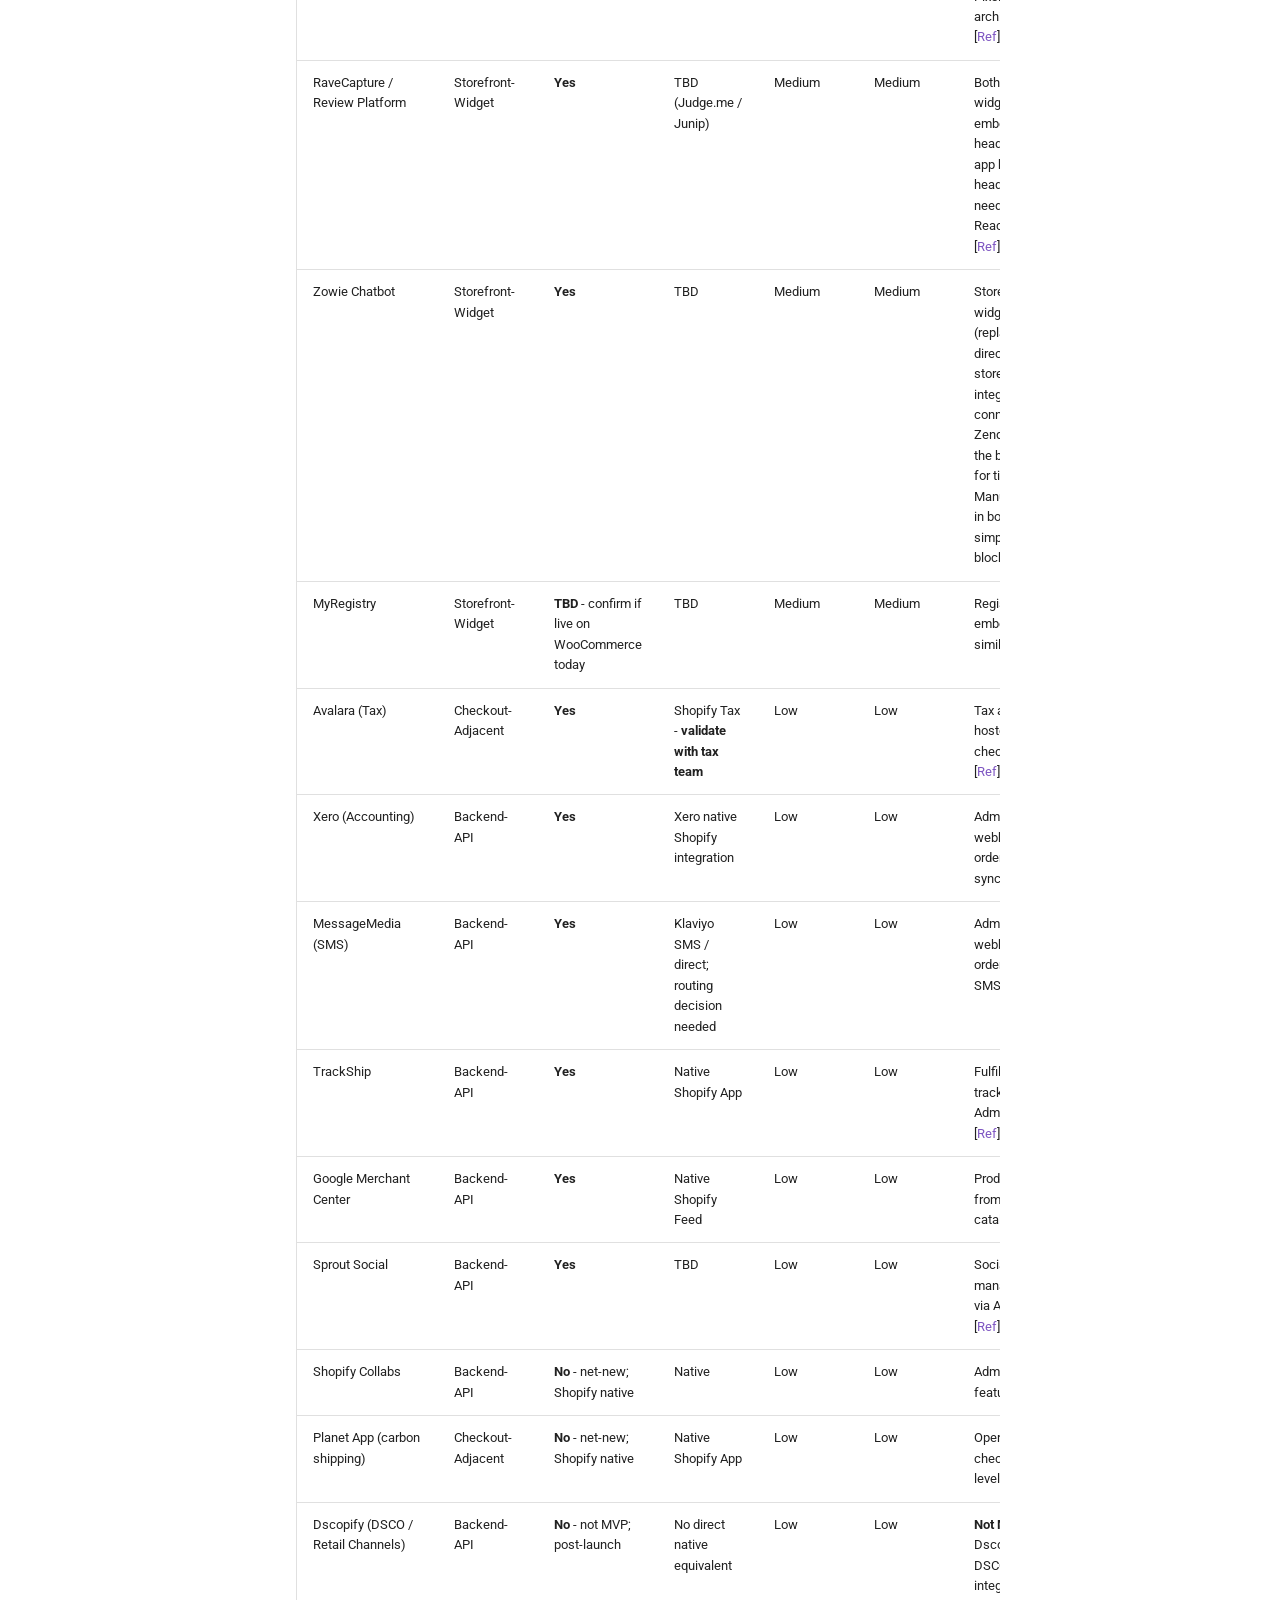
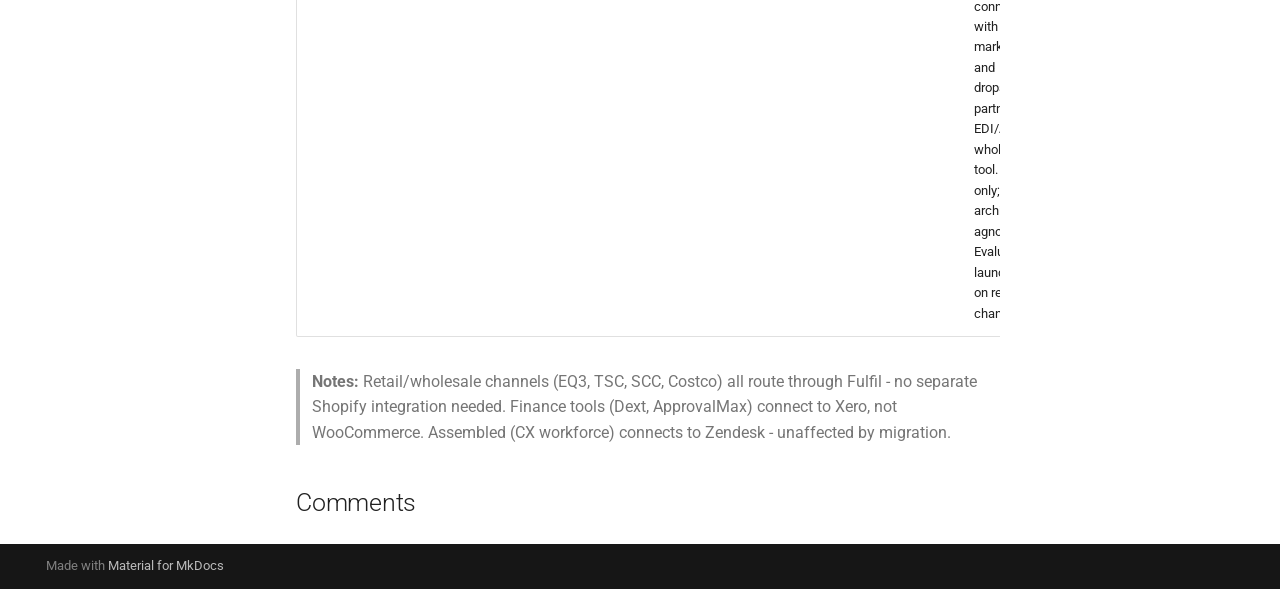
<file: integration-map.html>
<!doctype html>
<html lang="en" class="no-js">
  <head>
    
      <meta charset="utf-8">
      <meta name="viewport" content="width=device-width,initial-scale=1">
      
      
      
        <link rel="canonical" href="https://charanbobby.github.io/Shopify2026/integration-map.html">
      
      
        <link rel="prev" href="decision-framework.html">
      
      
        <link rel="next" href="agency-notes.html">
      
      
        
      
      
      <link rel="icon" href="assets/images/favicon.png">
      <meta name="generator" content="mkdocs-1.6.1, mkdocs-material-9.7.6">
    
    
      
        <title>Integration Map - Shopify 2026 - Project Phoenix</title>
      
    
    
      <link rel="stylesheet" href="assets/stylesheets/main.484c7ddc.min.css">
      
        
        <link rel="stylesheet" href="assets/stylesheets/palette.ab4e12ef.min.css">
      
      


    
    
      
    
    
      
        
        
        <link rel="preconnect" href="https://fonts.gstatic.com" crossorigin>
        <link rel="stylesheet" href="https://fonts.googleapis.com/css?family=Roboto:300,300i,400,400i,700,700i%7CRoboto+Mono:400,400i,700,700i&display=fallback">
        <style>:root{--md-text-font:"Roboto";--md-code-font:"Roboto Mono"}</style>
      
    
    
      <link rel="stylesheet" href="stylesheets/extra.css">
    
    <script>__md_scope=new URL(".",location),__md_hash=e=>[...e].reduce(((e,_)=>(e<<5)-e+_.charCodeAt(0)),0),__md_get=(e,_=localStorage,t=__md_scope)=>JSON.parse(_.getItem(t.pathname+"."+e)),__md_set=(e,_,t=localStorage,a=__md_scope)=>{try{t.setItem(a.pathname+"."+e,JSON.stringify(_))}catch(e){}}</script>
    
      

    
    
  </head>
  
  
    
    
    
    
    
    <body dir="ltr" data-md-color-scheme="default" data-md-color-primary="deep-purple" data-md-color-accent="purple">
  
    
    <input class="md-toggle" data-md-toggle="drawer" type="checkbox" id="__drawer" autocomplete="off">
    <input class="md-toggle" data-md-toggle="search" type="checkbox" id="__search" autocomplete="off">
    <label class="md-overlay" for="__drawer"></label>
    <div data-md-component="skip">
      
        
        <a href="#integration-complexity-map" class="md-skip">
          Skip to content
        </a>
      
    </div>
    <div data-md-component="announce">
      
    </div>
    
    
      

  

<header class="md-header md-header--shadow md-header--lifted" data-md-component="header">
  <nav class="md-header__inner md-grid" aria-label="Header">
    <a href="index.html" title="Shopify 2026 - Project Phoenix" class="md-header__button md-logo" aria-label="Shopify 2026 - Project Phoenix" data-md-component="logo">
      
  
  <svg xmlns="http://www.w3.org/2000/svg" viewBox="0 0 24 24"><path d="M12 8a3 3 0 0 0 3-3 3 3 0 0 0-3-3 3 3 0 0 0-3 3 3 3 0 0 0 3 3m0 3.54C9.64 9.35 6.5 8 3 8v11c3.5 0 6.64 1.35 9 3.54 2.36-2.19 5.5-3.54 9-3.54V8c-3.5 0-6.64 1.35-9 3.54"/></svg>

    </a>
    <label class="md-header__button md-icon" for="__drawer">
      
      <svg xmlns="http://www.w3.org/2000/svg" viewBox="0 0 24 24"><path d="M3 6h18v2H3zm0 5h18v2H3zm0 5h18v2H3z"/></svg>
    </label>
    <div class="md-header__title" data-md-component="header-title">
      <div class="md-header__ellipsis">
        <div class="md-header__topic">
          <span class="md-ellipsis">
            Shopify 2026 - Project Phoenix
          </span>
        </div>
        <div class="md-header__topic" data-md-component="header-topic">
          <span class="md-ellipsis">
            
              Integration Map
            
          </span>
        </div>
      </div>
    </div>
    
      
    
    
    
    
      
      
        <label class="md-header__button md-icon" for="__search">
          
          <svg xmlns="http://www.w3.org/2000/svg" viewBox="0 0 24 24"><path d="M9.5 3A6.5 6.5 0 0 1 16 9.5c0 1.61-.59 3.09-1.56 4.23l.27.27h.79l5 5-1.5 1.5-5-5v-.79l-.27-.27A6.52 6.52 0 0 1 9.5 16 6.5 6.5 0 0 1 3 9.5 6.5 6.5 0 0 1 9.5 3m0 2C7 5 5 7 5 9.5S7 14 9.5 14 14 12 14 9.5 12 5 9.5 5"/></svg>
        </label>
        <div class="md-search" data-md-component="search" role="dialog">
  <label class="md-search__overlay" for="__search"></label>
  <div class="md-search__inner" role="search">
    <form class="md-search__form" name="search">
      <input type="text" class="md-search__input" name="query" aria-label="Search" placeholder="Search" autocapitalize="off" autocorrect="off" autocomplete="off" spellcheck="false" data-md-component="search-query" required>
      <label class="md-search__icon md-icon" for="__search">
        
        <svg xmlns="http://www.w3.org/2000/svg" viewBox="0 0 24 24"><path d="M9.5 3A6.5 6.5 0 0 1 16 9.5c0 1.61-.59 3.09-1.56 4.23l.27.27h.79l5 5-1.5 1.5-5-5v-.79l-.27-.27A6.52 6.52 0 0 1 9.5 16 6.5 6.5 0 0 1 3 9.5 6.5 6.5 0 0 1 9.5 3m0 2C7 5 5 7 5 9.5S7 14 9.5 14 14 12 14 9.5 12 5 9.5 5"/></svg>
        
        <svg xmlns="http://www.w3.org/2000/svg" viewBox="0 0 24 24"><path d="M20 11v2H8l5.5 5.5-1.42 1.42L4.16 12l7.92-7.92L13.5 5.5 8 11z"/></svg>
      </label>
      <nav class="md-search__options" aria-label="Search">
        
        <button type="reset" class="md-search__icon md-icon" title="Clear" aria-label="Clear" tabindex="-1">
          
          <svg xmlns="http://www.w3.org/2000/svg" viewBox="0 0 24 24"><path d="M19 6.41 17.59 5 12 10.59 6.41 5 5 6.41 10.59 12 5 17.59 6.41 19 12 13.41 17.59 19 19 17.59 13.41 12z"/></svg>
        </button>
      </nav>
      
    </form>
    <div class="md-search__output">
      <div class="md-search__scrollwrap" tabindex="0" data-md-scrollfix>
        <div class="md-search-result" data-md-component="search-result">
          <div class="md-search-result__meta">
            Initializing search
          </div>
          <ol class="md-search-result__list" role="presentation"></ol>
        </div>
      </div>
    </div>
  </div>
</div>
      
    
    
  </nav>
  
    
      
<nav class="md-tabs" aria-label="Tabs" data-md-component="tabs">
  <div class="md-grid">
    <ul class="md-tabs__list">
      
        
  
  
  
  
    <li class="md-tabs__item">
      <a href="index.html" class="md-tabs__link">
        
  
  
    
  
  Home

      </a>
    </li>
  

      
        
  
  
  
  
    
    
      <li class="md-tabs__item">
        <a href="project-phoenix.html" class="md-tabs__link">
          
  
  
  Project Phoenix

        </a>
      </li>
    
  

      
        
  
  
  
  
    <li class="md-tabs__item">
      <a href="decision-framework.html" class="md-tabs__link">
        
  
  
    
  
  Decision Framework

      </a>
    </li>
  

      
        
  
  
  
    
  
  
    
    
      <li class="md-tabs__item md-tabs__item--active">
        <a href="integration-map.html" class="md-tabs__link">
          
  
  
  Supporting Docs

        </a>
      </li>
    
  

      
        
  
  
  
  
    
    
      <li class="md-tabs__item">
        <a href="current-sns-architecture.html" class="md-tabs__link">
          
  
  
  Architecture

        </a>
      </li>
    
  

      
        
  
  
  
  
    <li class="md-tabs__item">
      <a href="faq.html" class="md-tabs__link">
        
  
  
    
  
  FAQ

      </a>
    </li>
  

      
    </ul>
  </div>
</nav>
    
  
</header>
    
    <div class="md-container" data-md-component="container">
      
      
        
      
      <main class="md-main" data-md-component="main">
        <div class="md-main__inner md-grid">
          
            
              
              <div class="md-sidebar md-sidebar--primary" data-md-component="sidebar" data-md-type="navigation" >
                <div class="md-sidebar__scrollwrap">
                  <div class="md-sidebar__inner">
                    


  


<nav class="md-nav md-nav--primary md-nav--lifted" aria-label="Navigation" data-md-level="0">
  <label class="md-nav__title" for="__drawer">
    <a href="index.html" title="Shopify 2026 - Project Phoenix" class="md-nav__button md-logo" aria-label="Shopify 2026 - Project Phoenix" data-md-component="logo">
      
  
  <svg xmlns="http://www.w3.org/2000/svg" viewBox="0 0 24 24"><path d="M12 8a3 3 0 0 0 3-3 3 3 0 0 0-3-3 3 3 0 0 0-3 3 3 3 0 0 0 3 3m0 3.54C9.64 9.35 6.5 8 3 8v11c3.5 0 6.64 1.35 9 3.54 2.36-2.19 5.5-3.54 9-3.54V8c-3.5 0-6.64 1.35-9 3.54"/></svg>

    </a>
    Shopify 2026 - Project Phoenix
  </label>
  
  <ul class="md-nav__list" data-md-scrollfix>
    
      
      
  
  
  
  
    <li class="md-nav__item">
      <a href="index.html" class="md-nav__link">
        
  
  
  <span class="md-ellipsis">
    
  
    Home
  

    
  </span>
  
  

      </a>
    </li>
  

    
      
      
  
  
  
  
    
    
    
    
      
      
        
      
    
    
    <li class="md-nav__item md-nav__item--nested">
      
        
        
        <input class="md-nav__toggle md-toggle " type="checkbox" id="__nav_2" >
        
          
          <label class="md-nav__link" for="__nav_2" id="__nav_2_label" tabindex="0">
            
  
  
  <span class="md-ellipsis">
    
  
    Project Phoenix
  

    
  </span>
  
  

            <span class="md-nav__icon md-icon"></span>
          </label>
        
        <nav class="md-nav" data-md-level="1" aria-labelledby="__nav_2_label" aria-expanded="false">
          <label class="md-nav__title" for="__nav_2">
            <span class="md-nav__icon md-icon"></span>
            
  
    Project Phoenix
  

          </label>
          <ul class="md-nav__list" data-md-scrollfix>
            
              
                
  
  
  
  
    <li class="md-nav__item">
      <a href="project-phoenix.html" class="md-nav__link">
        
  
  
  <span class="md-ellipsis">
    
  
    Strategic Migration
  

    
  </span>
  
  

      </a>
    </li>
  

              
            
              
                
  
  
  
  
    <li class="md-nav__item">
      <a href="requirements-backlog.html" class="md-nav__link">
        
  
  
  <span class="md-ellipsis">
    
  
    Requirements Backlog
  

    
  </span>
  
  

      </a>
    </li>
  

              
            
          </ul>
        </nav>
      
    </li>
  

    
      
      
  
  
  
  
    <li class="md-nav__item">
      <a href="decision-framework.html" class="md-nav__link">
        
  
  
  <span class="md-ellipsis">
    
  
    Decision Framework
  

    
  </span>
  
  

      </a>
    </li>
  

    
      
      
  
  
    
  
  
  
    
    
    
    
      
        
        
      
      
        
      
    
    
    <li class="md-nav__item md-nav__item--active md-nav__item--section md-nav__item--nested">
      
        
        
        <input class="md-nav__toggle md-toggle " type="checkbox" id="__nav_4" checked>
        
          
          <label class="md-nav__link" for="__nav_4" id="__nav_4_label" tabindex="">
            
  
  
  <span class="md-ellipsis">
    
  
    Supporting Docs
  

    
  </span>
  
  

            <span class="md-nav__icon md-icon"></span>
          </label>
        
        <nav class="md-nav" data-md-level="1" aria-labelledby="__nav_4_label" aria-expanded="true">
          <label class="md-nav__title" for="__nav_4">
            <span class="md-nav__icon md-icon"></span>
            
  
    Supporting Docs
  

          </label>
          <ul class="md-nav__list" data-md-scrollfix>
            
              
                
  
  
    
  
  
  
    <li class="md-nav__item md-nav__item--active">
      
      <input class="md-nav__toggle md-toggle" type="checkbox" id="__toc">
      
      
        
      
      
        <label class="md-nav__link md-nav__link--active" for="__toc">
          
  
  
  <span class="md-ellipsis">
    
  
    Integration Map
  

    
  </span>
  
  

          <span class="md-nav__icon md-icon"></span>
        </label>
      
      <a href="integration-map.html" class="md-nav__link md-nav__link--active">
        
  
  
  <span class="md-ellipsis">
    
  
    Integration Map
  

    
  </span>
  
  

      </a>
      
        

<nav class="md-nav md-nav--secondary" aria-label="Table of contents">
  
  
  
    
  
  
    <label class="md-nav__title" for="__toc">
      <span class="md-nav__icon md-icon"></span>
      Table of contents
    </label>
    <ul class="md-nav__list" data-md-component="toc" data-md-scrollfix>
      
        <li class="md-nav__item">
  <a href="#context" class="md-nav__link">
    <span class="md-ellipsis">
      
        Context
      
    </span>
  </a>
  
    <nav class="md-nav" aria-label="Context">
      <ul class="md-nav__list">
        
          <li class="md-nav__item">
  <a href="#integration-types" class="md-nav__link">
    <span class="md-ellipsis">
      
        Integration Types
      
    </span>
  </a>
  
</li>
        
      </ul>
    </nav>
  
</li>
      
        <li class="md-nav__item">
  <a href="#integrations-where-architecture-matters-headed-headless" class="md-nav__link">
    <span class="md-ellipsis">
      
        Integrations Where Architecture Matters (Headed ≠ Headless)
      
    </span>
  </a>
  
</li>
      
        <li class="md-nav__item">
  <a href="#integrations-where-architecture-doesnt-matter-same-effort" class="md-nav__link">
    <span class="md-ellipsis">
      
        Integrations Where Architecture Doesn't Matter (Same Effort)
      
    </span>
  </a>
  
</li>
      
    </ul>
  
</nav>
      
    </li>
  

              
            
              
                
  
  
  
  
    <li class="md-nav__item">
      <a href="agency-notes.html" class="md-nav__link">
        
  
  
  <span class="md-ellipsis">
    
  
    Agency Notes
  

    
  </span>
  
  

      </a>
    </li>
  

              
            
              
                
  
  
  
  
    <li class="md-nav__item">
      <a href="seo-risk-assessment.html" class="md-nav__link">
        
  
  
  <span class="md-ellipsis">
    
  
    SEO Risk Assessment
  

    
  </span>
  
  

      </a>
    </li>
  

              
            
              
                
  
  
  
  
    <li class="md-nav__item">
      <a href="risk-register.html" class="md-nav__link">
        
  
  
  <span class="md-ellipsis">
    
  
    Risk Register
  

    
  </span>
  
  

      </a>
    </li>
  

              
            
              
                
  
  
  
  
    <li class="md-nav__item">
      <a href="current-state-baseline.html" class="md-nav__link">
        
  
  
  <span class="md-ellipsis">
    
  
    Current State Baseline
  

    
  </span>
  
  

      </a>
    </li>
  

              
            
          </ul>
        </nav>
      
    </li>
  

    
      
      
  
  
  
  
    
    
    
    
      
      
        
      
    
    
    <li class="md-nav__item md-nav__item--nested">
      
        
        
        <input class="md-nav__toggle md-toggle " type="checkbox" id="__nav_5" >
        
          
          <label class="md-nav__link" for="__nav_5" id="__nav_5_label" tabindex="0">
            
  
  
  <span class="md-ellipsis">
    
  
    Architecture
  

    
  </span>
  
  

            <span class="md-nav__icon md-icon"></span>
          </label>
        
        <nav class="md-nav" data-md-level="1" aria-labelledby="__nav_5_label" aria-expanded="false">
          <label class="md-nav__title" for="__nav_5">
            <span class="md-nav__icon md-icon"></span>
            
  
    Architecture
  

          </label>
          <ul class="md-nav__list" data-md-scrollfix>
            
              
                
  
  
  
  
    <li class="md-nav__item">
      <a href="current-sns-architecture.html" class="md-nav__link">
        
  
  
  <span class="md-ellipsis">
    
  
    Current S&S Architecture
  

    
  </span>
  
  

      </a>
    </li>
  

              
            
              
                
  
  
  
  
    <li class="md-nav__item">
      <a href="short-term-strategy.html" class="md-nav__link">
        
  
  
  <span class="md-ellipsis">
    
  
    Short-Term Strategy
  

    
  </span>
  
  

      </a>
    </li>
  

              
            
          </ul>
        </nav>
      
    </li>
  

    
      
      
  
  
  
  
    <li class="md-nav__item">
      <a href="faq.html" class="md-nav__link">
        
  
  
  <span class="md-ellipsis">
    
  
    FAQ
  

    
  </span>
  
  

      </a>
    </li>
  

    
  </ul>
</nav>
                  </div>
                </div>
              </div>
            
            
              
              <div class="md-sidebar md-sidebar--secondary" data-md-component="sidebar" data-md-type="toc" >
                <div class="md-sidebar__scrollwrap">
                  <div class="md-sidebar__inner">
                    

<nav class="md-nav md-nav--secondary" aria-label="Table of contents">
  
  
  
    
  
  
    <label class="md-nav__title" for="__toc">
      <span class="md-nav__icon md-icon"></span>
      Table of contents
    </label>
    <ul class="md-nav__list" data-md-component="toc" data-md-scrollfix>
      
        <li class="md-nav__item">
  <a href="#context" class="md-nav__link">
    <span class="md-ellipsis">
      
        Context
      
    </span>
  </a>
  
    <nav class="md-nav" aria-label="Context">
      <ul class="md-nav__list">
        
          <li class="md-nav__item">
  <a href="#integration-types" class="md-nav__link">
    <span class="md-ellipsis">
      
        Integration Types
      
    </span>
  </a>
  
</li>
        
      </ul>
    </nav>
  
</li>
      
        <li class="md-nav__item">
  <a href="#integrations-where-architecture-matters-headed-headless" class="md-nav__link">
    <span class="md-ellipsis">
      
        Integrations Where Architecture Matters (Headed ≠ Headless)
      
    </span>
  </a>
  
</li>
      
        <li class="md-nav__item">
  <a href="#integrations-where-architecture-doesnt-matter-same-effort" class="md-nav__link">
    <span class="md-ellipsis">
      
        Integrations Where Architecture Doesn't Matter (Same Effort)
      
    </span>
  </a>
  
</li>
      
    </ul>
  
</nav>
                  </div>
                </div>
              </div>
            
          
          
            <div class="md-content" data-md-component="content">
              
              <article class="md-content__inner md-typeset">
                
                  



<h1 id="integration-complexity-map">Integration Complexity Map<a class="headerlink" href="#integration-complexity-map" title="Permanent link">&para;</a></h1>
<blockquote>
<p>Extracted from the <a href="decision-framework.html">Migration Decision Framework</a> - full integration-level detail for technical planning.</p>
</blockquote>
<hr />
<h2 id="context">Context<a class="headerlink" href="#context" title="Permanent link">&para;</a></h2>
<ul>
<li><strong>MVP Parity Required</strong> = must be live and functional on Shopify at launch to match current WooCommerce operations. Any integration marked <strong>No</strong> is either Shopify-native out of the box (no build work) or a net-new capability beyond current state.</li>
<li><strong>Headless architecture note:</strong> All WooCommerce connector code (plugins, PHP hooks, webhooks) is WooCommerce-specific and cannot be reused on Shopify - every integration must be rebuilt regardless of headed or headless. [<a href="https://shopify.dev/docs/apps">Ref: Apps</a>] [<a href="https://shopify.dev/docs/admin-api">Ref: Admin API</a>] The real benefit of a phased headless approach is <strong>risk mitigation, not cost savings</strong>: shared carts and checkout routing allow WooCommerce to stay live during Phase 1 while Shopify connectors are built in parallel. [<a href="https://shopify.dev/docs/storefronts/headless/hydrogen/migrate">Ref: Hydrogen migration</a>] The integration rebuild happens in Phase 2 regardless.</li>
<li><strong>Multipass (headless):</strong> Multipass SSO is included in Shopify Plus but requires implementation. For headless, Multipass is required for unified customer sessions between WooCommerce/Liquid and Hydrogen frontends during phased migration. Verify activation status with Shopify account rep and allocate implementation time.</li>
<li><strong>Action required:</strong> For each integration, validate the Shopify App Store listing and confirm migration effort with the vendor. [<a href="https://shopify.dev/docs/apps/build/checkout">Ref: Checkout Extensibility</a>]</li>
</ul>
<h3 id="integration-types">Integration Types<a class="headerlink" href="#integration-types" title="Permanent link">&para;</a></h3>
<table>
<thead>
<tr>
<th>Type</th>
<th>Description</th>
</tr>
</thead>
<tbody>
<tr>
<td><strong>Backend-API</strong></td>
<td>Architecture-agnostic - same effort headed or headless. [<a href="https://shopify.dev/docs/api/admin-rest">Ref: Admin API</a>] [<a href="https://shopify.dev/docs/apps/build/webhooks">Ref: Webhooks</a>]</td>
</tr>
<tr>
<td><strong>Storefront-Widget</strong></td>
<td>Headed uses Theme App Extensions (drag-and-drop); headless requires manual React component embedding. [<a href="https://shopify.dev/docs/apps/build/online-store/theme-app-extensions">Ref: Theme App Extensions</a>]</td>
</tr>
<tr>
<td><strong>Checkout-Adjacent</strong></td>
<td>Constrained by Shopify-hosted checkout; effort is capped at storefront UI. [<a href="https://shopify.dev/docs/storefronts/headless/building-with-storefront-api/checkout">Ref: Checkout for Headless</a>]</td>
</tr>
</tbody>
</table>
<hr />
<h2 id="integrations-where-architecture-matters-headed-headless">Integrations Where Architecture Matters (Headed ≠ Headless)<a class="headerlink" href="#integrations-where-architecture-matters-headed-headless" title="Permanent link">&para;</a></h2>
<p>These integrations materially differ in effort between headed and headless - they are key inputs to the architecture decision.</p>
<table>
<thead>
<tr>
<th>Integration</th>
<th>Type</th>
<th>MVP Parity</th>
<th>Shopify Native Equivalent</th>
<th>Headed</th>
<th>Headless</th>
<th>Notes</th>
</tr>
</thead>
<tbody>
<tr>
<td>Google Tag Manager</td>
<td>Storefront-Widget</td>
<td><strong>Yes</strong></td>
<td>Shopify Customer Events / GTM via web pixel</td>
<td>Low</td>
<td><strong>High</strong></td>
<td>Headless requires manual instrumentation of all frontend triggers (AddToCart, ViewProduct) via Hydrogen Analytics. [<a href="https://shopify.dev/docs/api/pixels/customer-events">Ref</a>] [<a href="https://shopify.dev/docs/storefronts/headless/hydrogen/analytics">Ref</a>]</td>
</tr>
<tr>
<td>Google Ads</td>
<td>Storefront-Widget</td>
<td><strong>Yes</strong></td>
<td>Shopify Google &amp; YouTube channel / GTM conversion tracking</td>
<td>Low</td>
<td><strong>High</strong></td>
<td>Conversion pixels must be rewired via Web Pixels API or server-side conversions for headless. [<a href="https://shopify.dev/docs/api/pixels/customer-events">Ref</a>]</td>
</tr>
<tr>
<td>ActiveCampaign / Klaviyo</td>
<td>Backend-API + Storefront</td>
<td><strong>Yes</strong></td>
<td>Native Shopify App</td>
<td>Low</td>
<td><strong>Medium</strong></td>
<td>Server-side sync (orders/customers) is Low/Low; client-side behavioral events (browse, add-to-cart) require Web Pixels API in headless. [<a href="https://shopify.dev/docs/api/pixels/customer-events">Ref</a>]</td>
</tr>
<tr>
<td>Signifyd (Fraud Detection)</td>
<td>Backend-API + Storefront</td>
<td><strong>Yes</strong></td>
<td>Shopify Fraud Protect (native) or Signifyd Shopify App</td>
<td>Low</td>
<td><strong>Medium</strong></td>
<td>Fraud decisioning is backend (Low/Low); headless requires manual device fingerprinting + IP/User-Agent delegation. [<a href="https://shopify.dev/docs/api/storefront">Ref</a>] [<a href="https://shopify.dev/docs/apps/build/checkout">Ref</a>]</td>
</tr>
<tr>
<td>Affirm &amp; PayPal Financing</td>
<td>Checkout-Adjacent</td>
<td><strong>Yes</strong></td>
<td>Native payment methods</td>
<td>Low</td>
<td><strong>Medium</strong></td>
<td>Checkout payment handled by Shopify-hosted checkout (Low/Low); headless effort is for "As low as $X/mo" storefront messaging widgets. [<a href="https://shopify.dev/docs/storefronts/headless/building-with-storefront-api/checkout">Ref</a>] [<a href="https://shopify.dev/docs/apps/build/checkout">Ref</a>]</td>
</tr>
<tr>
<td>Reputation (Review Aggregator)</td>
<td>Backend-API + Storefront</td>
<td><strong>Yes</strong></td>
<td>Shopify App / webhook</td>
<td>Low</td>
<td>Low (sync) / <strong>Medium</strong> (widget)</td>
<td>Backend ingestion is Low/Low; storefront widget needs manual embed in headless. [<a href="https://shopify.dev/docs/apps/build/webhooks">Ref</a>]</td>
</tr>
</tbody>
</table>
<hr />
<h2 id="integrations-where-architecture-doesnt-matter-same-effort">Integrations Where Architecture Doesn't Matter (Same Effort)<a class="headerlink" href="#integrations-where-architecture-doesnt-matter-same-effort" title="Permanent link">&para;</a></h2>
<p>These integrations are architecture-agnostic - effort is identical whether headed or headless. They do not influence the architecture decision.</p>
<table>
<thead>
<tr>
<th>Integration</th>
<th>Type</th>
<th>MVP Parity</th>
<th>Shopify Native Equivalent</th>
<th>Headed</th>
<th>Headless</th>
<th>Notes</th>
</tr>
</thead>
<tbody>
<tr>
<td>Fulfil (OMS)</td>
<td>Backend-API</td>
<td><strong>Yes</strong></td>
<td>Custom API</td>
<td>High</td>
<td>High</td>
<td>Admin API + webhooks for order lifecycle. [<a href="https://shopify.dev/docs/api/admin-rest">Ref</a>]</td>
</tr>
<tr>
<td>ClaimLane (Returns/Warranty)</td>
<td>Backend-API</td>
<td><strong>Yes</strong></td>
<td>Custom / TBD</td>
<td>High</td>
<td>High</td>
<td>Admin API + webhooks. If ClaimLane has a storefront widget, headed would be simpler.</td>
</tr>
<tr>
<td>Impact Radius</td>
<td>Storefront-Widget</td>
<td><strong>Yes</strong></td>
<td>Custom Pixel / App</td>
<td>Medium</td>
<td>Medium</td>
<td>Affiliate conversion pixels via Web Pixels in both architectures. [<a href="https://shopify.dev/docs/apps/build/marketing-analytics/pixels">Ref</a>]</td>
</tr>
<tr>
<td>RaveCapture / Review Platform</td>
<td>Storefront-Widget</td>
<td><strong>Yes</strong></td>
<td>TBD (Judge.me / Junip)</td>
<td>Medium</td>
<td>Medium</td>
<td>Both need widget embedding; headed uses app blocks, headless needs React/API. [<a href="https://shopify.dev/docs/apps/build/online-store/theme-app-extensions">Ref</a>]</td>
</tr>
<tr>
<td>Zowie Chatbot</td>
<td>Storefront-Widget</td>
<td><strong>Yes</strong></td>
<td>TBD</td>
<td>Medium</td>
<td>Medium</td>
<td>Storefront chat widget (replaces direct Zendesk storefront integration); connects to Zendesk on the backend for ticketing. Manual embed in both; headed simpler via app blocks. [<a href="https://shopify.dev/docs/apps/build/online-store/theme-app-extensions">Ref</a>]</td>
</tr>
<tr>
<td>MyRegistry</td>
<td>Storefront-Widget</td>
<td><strong>TBD</strong> - confirm if live on WooCommerce today</td>
<td>TBD</td>
<td>Medium</td>
<td>Medium</td>
<td>Registry widget embedding similar in both.</td>
</tr>
<tr>
<td>Avalara (Tax)</td>
<td>Checkout-Adjacent</td>
<td><strong>Yes</strong></td>
<td>Shopify Tax - <strong>validate with tax team</strong></td>
<td>Low</td>
<td>Low</td>
<td>Tax at Shopify-hosted checkout layer. [<a href="https://help.shopify.com/en/manual/taxes/shopify-tax">Ref</a>]</td>
</tr>
<tr>
<td>Xero (Accounting)</td>
<td>Backend-API</td>
<td><strong>Yes</strong></td>
<td>Xero native Shopify integration</td>
<td>Low</td>
<td>Low</td>
<td>Admin API + webhooks for order/refund sync. [<a href="https://shopify.dev/docs/api/admin-rest">Ref</a>]</td>
</tr>
<tr>
<td>MessageMedia (SMS)</td>
<td>Backend-API</td>
<td><strong>Yes</strong></td>
<td>Klaviyo SMS / direct; routing decision needed</td>
<td>Low</td>
<td>Low</td>
<td>Admin API + webhooks for order-triggered SMS. [<a href="https://shopify.dev/docs/api/admin-rest">Ref</a>]</td>
</tr>
<tr>
<td>TrackShip</td>
<td>Backend-API</td>
<td><strong>Yes</strong></td>
<td>Native Shopify App</td>
<td>Low</td>
<td>Low</td>
<td>Fulfillment tracking via Admin API. [<a href="https://shopify.dev/docs/api/admin-rest">Ref</a>]</td>
</tr>
<tr>
<td>Google Merchant Center</td>
<td>Backend-API</td>
<td><strong>Yes</strong></td>
<td>Native Shopify Feed</td>
<td>Low</td>
<td>Low</td>
<td>Product feed from Admin catalog. [<a href="https://shopify.dev/docs/api/admin-rest">Ref</a>]</td>
</tr>
<tr>
<td>Sprout Social</td>
<td>Backend-API</td>
<td><strong>Yes</strong></td>
<td>TBD</td>
<td>Low</td>
<td>Low</td>
<td>Social management via API sync. [<a href="https://shopify.dev/docs/api/admin-rest">Ref</a>]</td>
</tr>
<tr>
<td>Shopify Collabs</td>
<td>Backend-API</td>
<td><strong>No</strong> - net-new; Shopify native</td>
<td>Native</td>
<td>Low</td>
<td>Low</td>
<td>Admin/channel feature.</td>
</tr>
<tr>
<td>Planet App (carbon shipping)</td>
<td>Checkout-Adjacent</td>
<td><strong>No</strong> - net-new; Shopify native</td>
<td>Native Shopify App</td>
<td>Low</td>
<td>Low</td>
<td>Operates at checkout/order level. [<a href="https://shopify.dev/docs/apps/build/checkout">Ref</a>]</td>
</tr>
<tr>
<td>Dscopify (DSCO / Retail Channels)</td>
<td>Backend-API</td>
<td><strong>No</strong> - not MVP; post-launch</td>
<td>No direct native equivalent</td>
<td>Low</td>
<td>Low</td>
<td><strong>Not MVP.</strong> Dscopify is a DSCO integration for connecting with retailers, marketplaces, and dropshipping partners via EDI/API - not a wholesale B2B tool. Backend-only; architecture-agnostic. Evaluate post-launch based on retail channel needs.</td>
</tr>
</tbody>
</table>
<blockquote>
<p><strong>Notes:</strong> Retail/wholesale channels (EQ3, TSC, SCC, Costco) all route through Fulfil - no separate Shopify integration needed. Finance tools (Dext, ApprovalMax) connect to Xero, not WooCommerce. Assembled (CX workforce) connects to Zendesk - unaffected by migration.</p>
</blockquote>







  
  





<h2 id="__comments">Comments</h2>
<script src="https://giscus.app/client.js"
        data-repo="charanbobby/Shopify2026"
        data-repo-id="R_kgDORkW7oQ"
        data-category="Q&A"
        data-category-id="DIC_kwDORkW7oc4C4LSl"
        data-mapping="pathname"
        data-strict="0"
        data-reactions-enabled="1"
        data-emit-metadata="0"
        data-input-position="bottom"
        data-theme="preferred_color_scheme"
        data-lang="en"
        crossorigin="anonymous"
        async>
</script>
                
              </article>
            </div>
          
          
<script>var target=document.getElementById(location.hash.slice(1));target&&target.name&&(target.checked=target.name.startsWith("__tabbed_"))</script>
        </div>
        
          <button type="button" class="md-top md-icon" data-md-component="top" hidden>
  
  <svg xmlns="http://www.w3.org/2000/svg" viewBox="0 0 24 24"><path d="M13 20h-2V8l-5.5 5.5-1.42-1.42L12 4.16l7.92 7.92-1.42 1.42L13 8z"/></svg>
  Back to top
</button>
        
      </main>
      
        <footer class="md-footer">
  
  <div class="md-footer-meta md-typeset">
    <div class="md-footer-meta__inner md-grid">
      <div class="md-copyright">
  
  
    Made with
    <a href="https://squidfunk.github.io/mkdocs-material/" target="_blank" rel="noopener">
      Material for MkDocs
    </a>
  
</div>
      
    </div>
  </div>
</footer>
      
    </div>
    <div class="md-dialog" data-md-component="dialog">
      <div class="md-dialog__inner md-typeset"></div>
    </div>
    
      <div class="md-progress" data-md-component="progress" role="progressbar"></div>
    
    
    
      
      
      <script id="__config" type="application/json">{"annotate": null, "base": ".", "features": ["navigation.tabs", "navigation.tabs.sticky", "navigation.top", "navigation.sections", "navigation.instant", "navigation.instant.progress", "search.highlight"], "search": "assets/javascripts/workers/search.2c215733.min.js", "tags": null, "translations": {"clipboard.copied": "Copied to clipboard", "clipboard.copy": "Copy to clipboard", "search.result.more.one": "1 more on this page", "search.result.more.other": "# more on this page", "search.result.none": "No matching documents", "search.result.one": "1 matching document", "search.result.other": "# matching documents", "search.result.placeholder": "Type to start searching", "search.result.term.missing": "Missing", "select.version": "Select version"}, "version": null}</script>
    
    
      <script src="assets/javascripts/bundle.79ae519e.min.js"></script>
      
    
  </body>
</html>
</file>
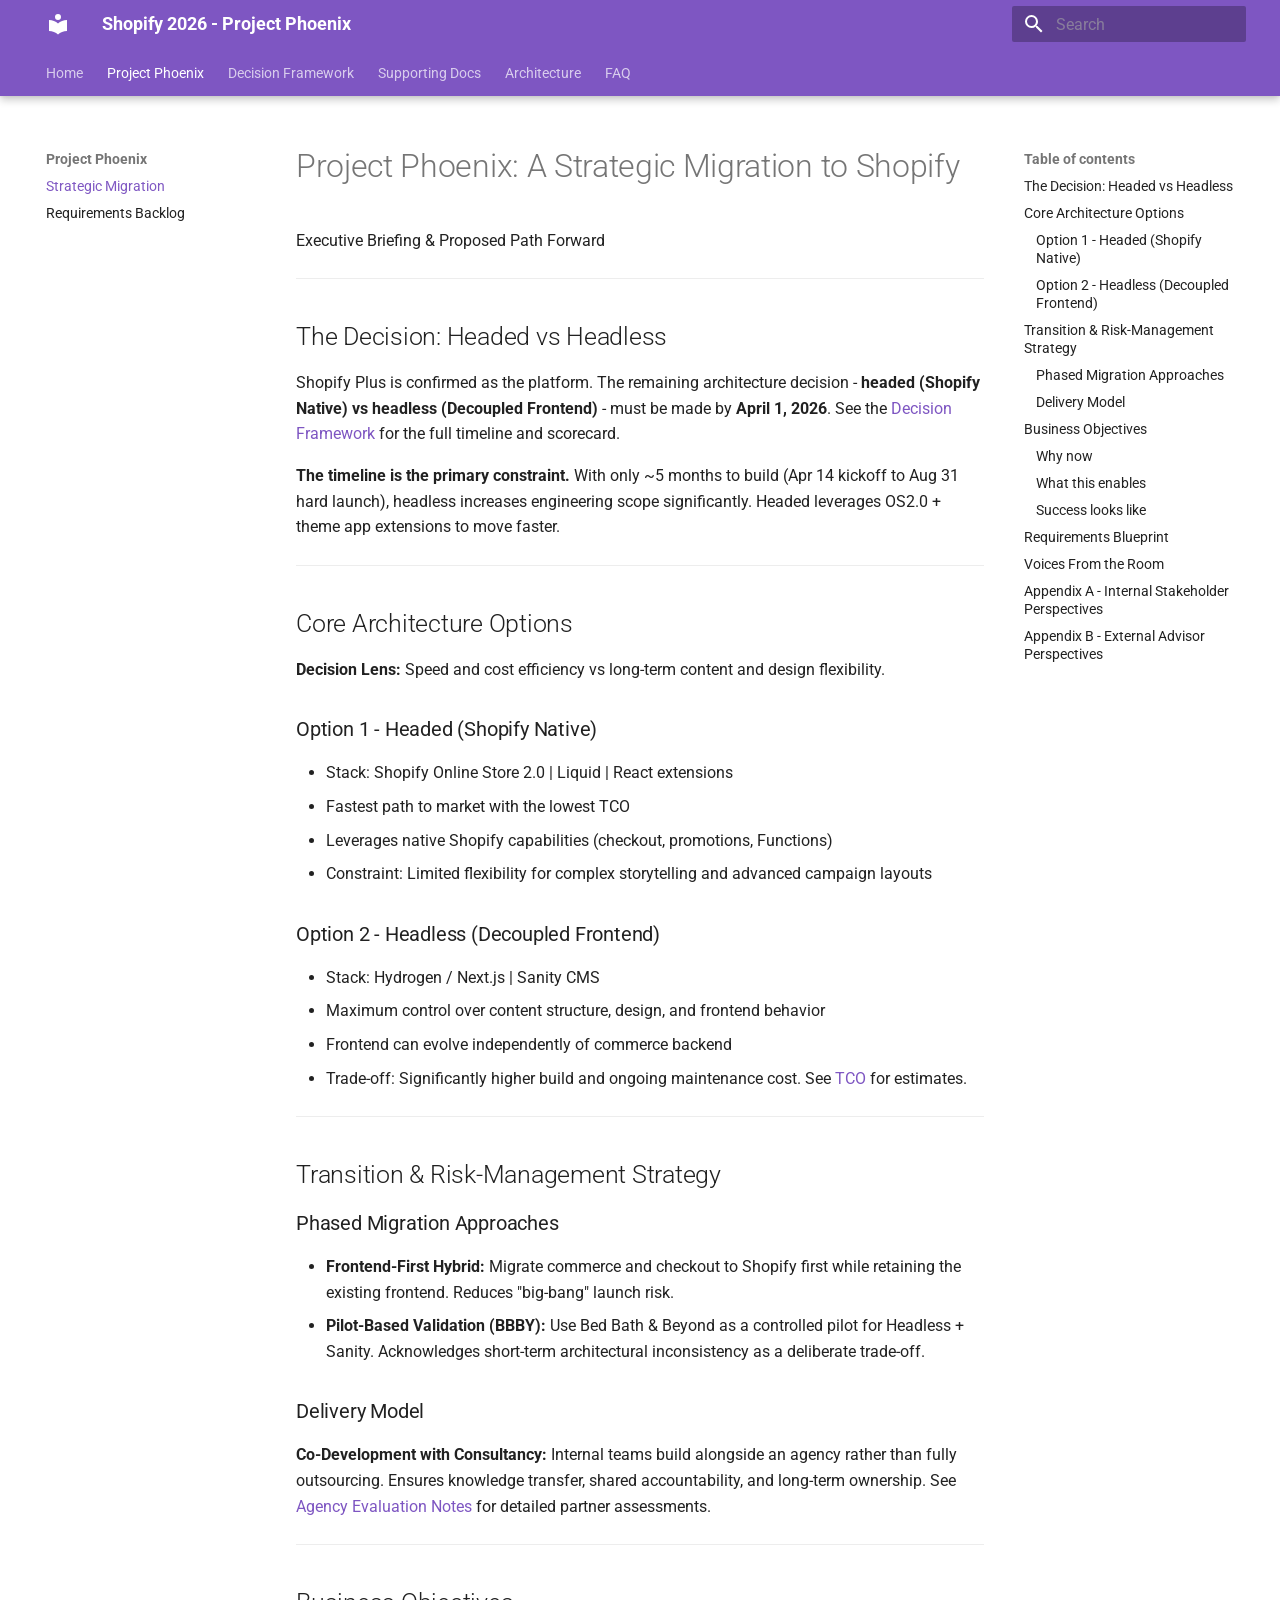
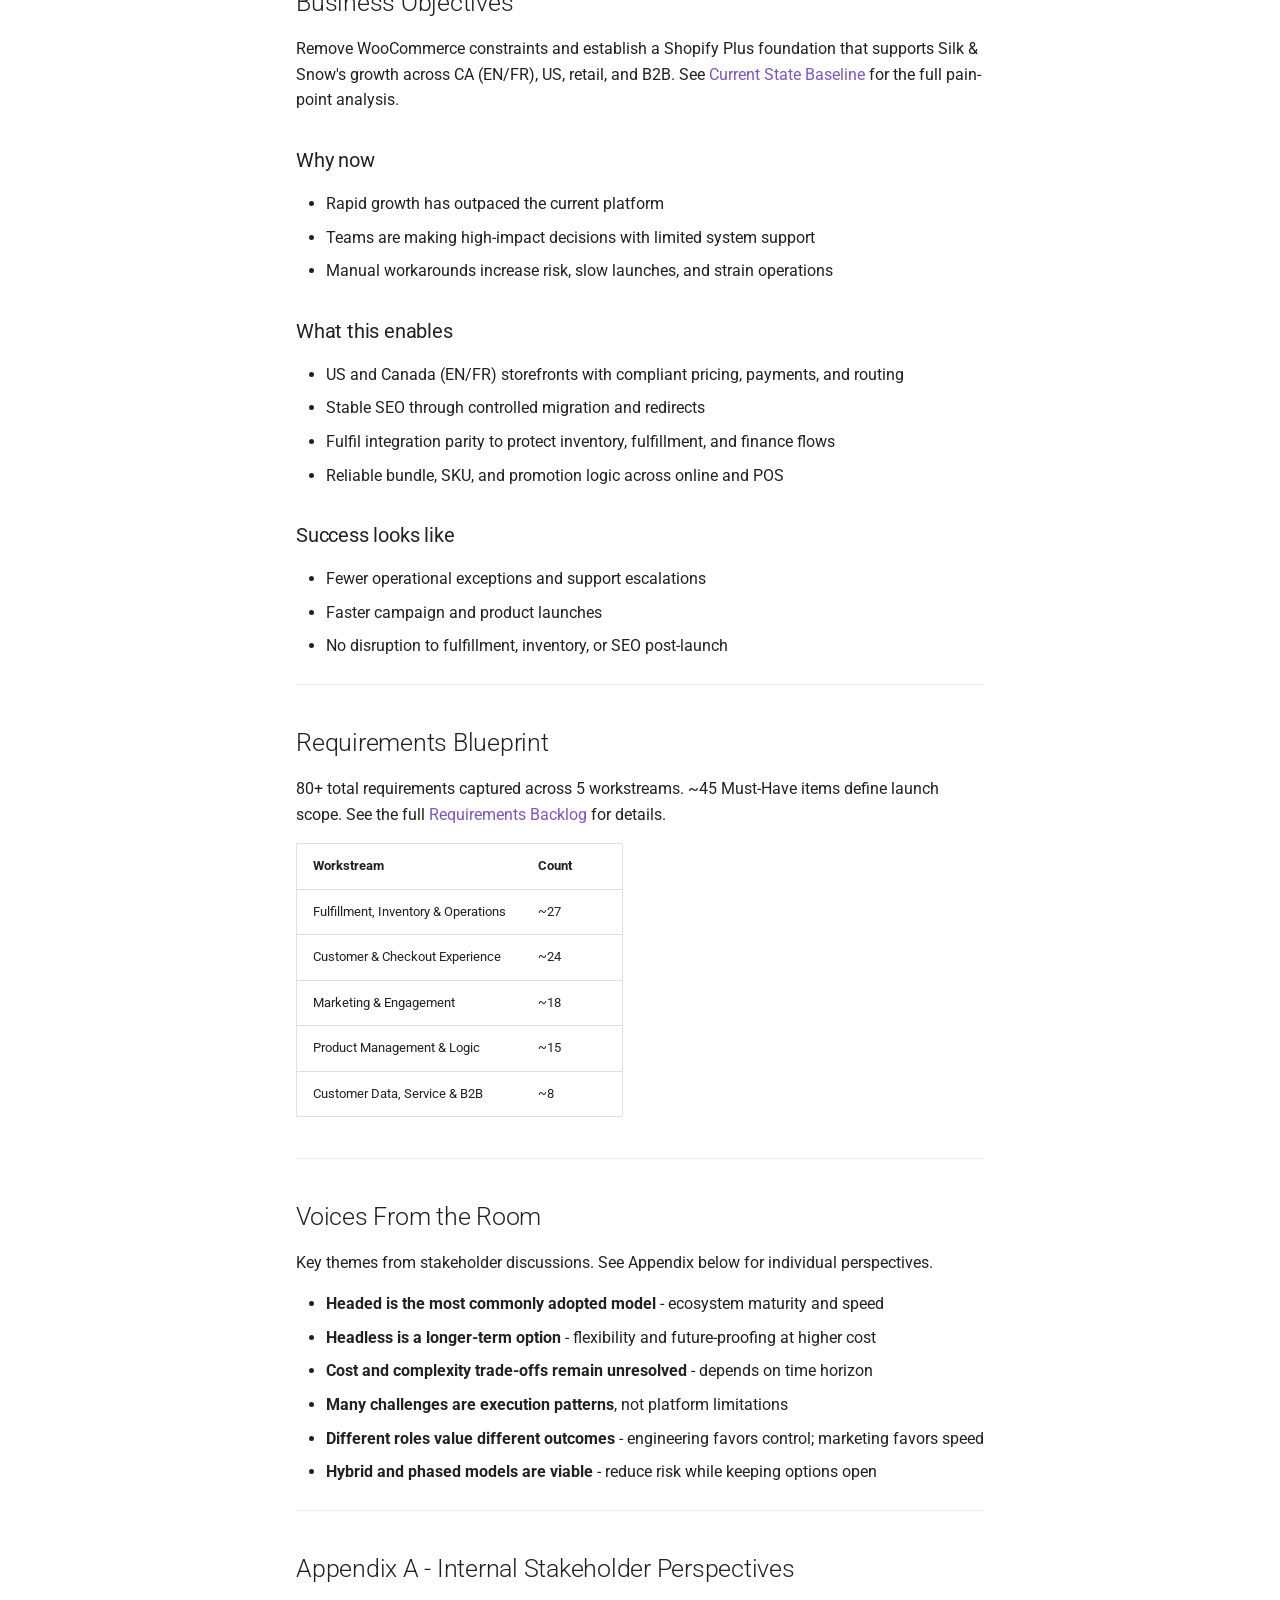
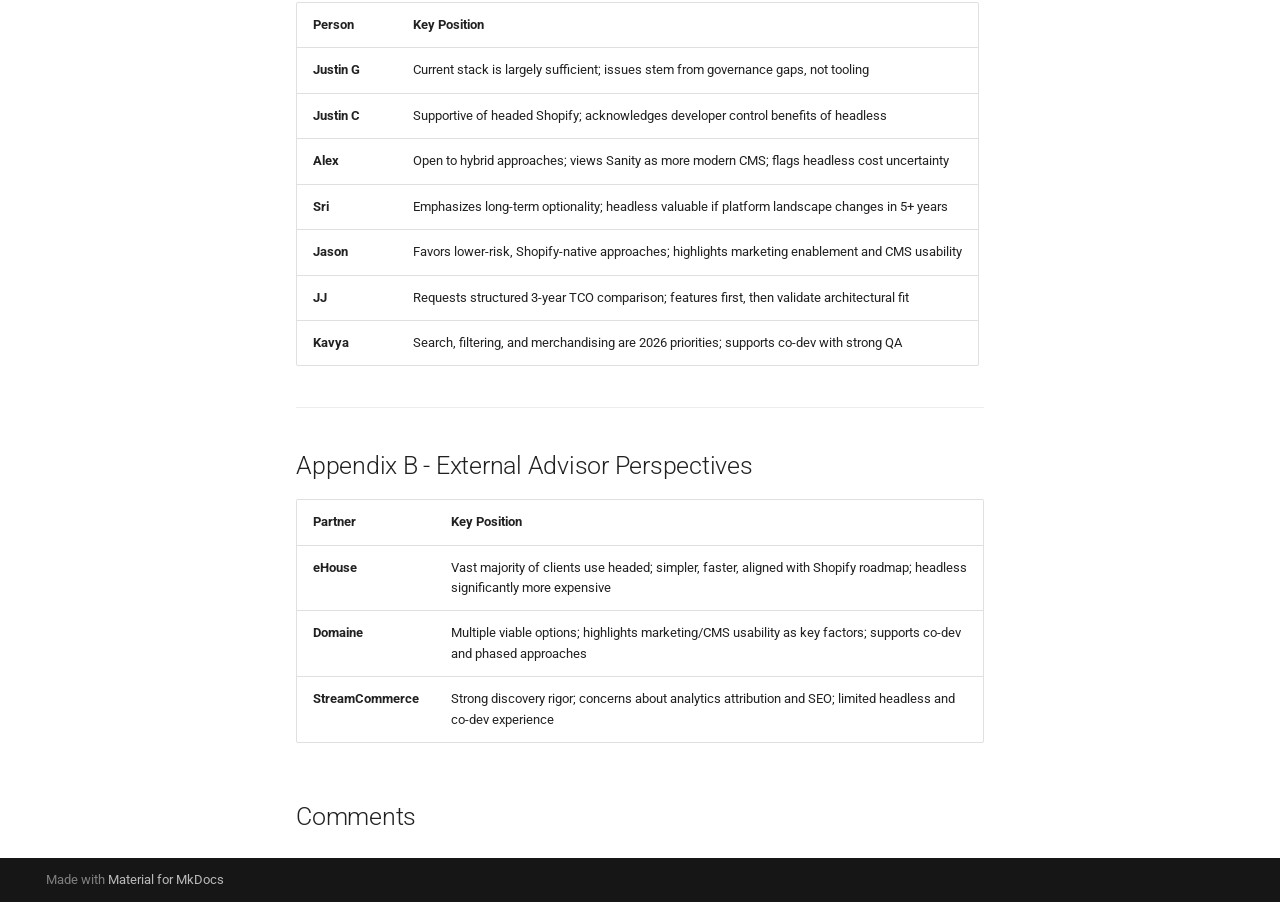
<file: project-phoenix.html>
<!doctype html>
<html lang="en" class="no-js">
  <head>
    
      <meta charset="utf-8">
      <meta name="viewport" content="width=device-width,initial-scale=1">
      
      
      
        <link rel="canonical" href="https://charanbobby.github.io/Shopify2026/project-phoenix.html">
      
      
        <link rel="prev" href="index.html">
      
      
        <link rel="next" href="requirements-backlog.html">
      
      
        
      
      
      <link rel="icon" href="assets/images/favicon.png">
      <meta name="generator" content="mkdocs-1.6.1, mkdocs-material-9.7.6">
    
    
      
        <title>Strategic Migration - Shopify 2026 - Project Phoenix</title>
      
    
    
      <link rel="stylesheet" href="assets/stylesheets/main.484c7ddc.min.css">
      
        
        <link rel="stylesheet" href="assets/stylesheets/palette.ab4e12ef.min.css">
      
      


    
    
      
    
    
      
        
        
        <link rel="preconnect" href="https://fonts.gstatic.com" crossorigin>
        <link rel="stylesheet" href="https://fonts.googleapis.com/css?family=Roboto:300,300i,400,400i,700,700i%7CRoboto+Mono:400,400i,700,700i&display=fallback">
        <style>:root{--md-text-font:"Roboto";--md-code-font:"Roboto Mono"}</style>
      
    
    
      <link rel="stylesheet" href="stylesheets/extra.css">
    
    <script>__md_scope=new URL(".",location),__md_hash=e=>[...e].reduce(((e,_)=>(e<<5)-e+_.charCodeAt(0)),0),__md_get=(e,_=localStorage,t=__md_scope)=>JSON.parse(_.getItem(t.pathname+"."+e)),__md_set=(e,_,t=localStorage,a=__md_scope)=>{try{t.setItem(a.pathname+"."+e,JSON.stringify(_))}catch(e){}}</script>
    
      

    
    
  </head>
  
  
    
    
    
    
    
    <body dir="ltr" data-md-color-scheme="default" data-md-color-primary="deep-purple" data-md-color-accent="purple">
  
    
    <input class="md-toggle" data-md-toggle="drawer" type="checkbox" id="__drawer" autocomplete="off">
    <input class="md-toggle" data-md-toggle="search" type="checkbox" id="__search" autocomplete="off">
    <label class="md-overlay" for="__drawer"></label>
    <div data-md-component="skip">
      
        
        <a href="#project-phoenix-a-strategic-migration-to-shopify" class="md-skip">
          Skip to content
        </a>
      
    </div>
    <div data-md-component="announce">
      
    </div>
    
    
      

  

<header class="md-header md-header--shadow md-header--lifted" data-md-component="header">
  <nav class="md-header__inner md-grid" aria-label="Header">
    <a href="index.html" title="Shopify 2026 - Project Phoenix" class="md-header__button md-logo" aria-label="Shopify 2026 - Project Phoenix" data-md-component="logo">
      
  
  <svg xmlns="http://www.w3.org/2000/svg" viewBox="0 0 24 24"><path d="M12 8a3 3 0 0 0 3-3 3 3 0 0 0-3-3 3 3 0 0 0-3 3 3 3 0 0 0 3 3m0 3.54C9.64 9.35 6.5 8 3 8v11c3.5 0 6.64 1.35 9 3.54 2.36-2.19 5.5-3.54 9-3.54V8c-3.5 0-6.64 1.35-9 3.54"/></svg>

    </a>
    <label class="md-header__button md-icon" for="__drawer">
      
      <svg xmlns="http://www.w3.org/2000/svg" viewBox="0 0 24 24"><path d="M3 6h18v2H3zm0 5h18v2H3zm0 5h18v2H3z"/></svg>
    </label>
    <div class="md-header__title" data-md-component="header-title">
      <div class="md-header__ellipsis">
        <div class="md-header__topic">
          <span class="md-ellipsis">
            Shopify 2026 - Project Phoenix
          </span>
        </div>
        <div class="md-header__topic" data-md-component="header-topic">
          <span class="md-ellipsis">
            
              Strategic Migration
            
          </span>
        </div>
      </div>
    </div>
    
      
    
    
    
    
      
      
        <label class="md-header__button md-icon" for="__search">
          
          <svg xmlns="http://www.w3.org/2000/svg" viewBox="0 0 24 24"><path d="M9.5 3A6.5 6.5 0 0 1 16 9.5c0 1.61-.59 3.09-1.56 4.23l.27.27h.79l5 5-1.5 1.5-5-5v-.79l-.27-.27A6.52 6.52 0 0 1 9.5 16 6.5 6.5 0 0 1 3 9.5 6.5 6.5 0 0 1 9.5 3m0 2C7 5 5 7 5 9.5S7 14 9.5 14 14 12 14 9.5 12 5 9.5 5"/></svg>
        </label>
        <div class="md-search" data-md-component="search" role="dialog">
  <label class="md-search__overlay" for="__search"></label>
  <div class="md-search__inner" role="search">
    <form class="md-search__form" name="search">
      <input type="text" class="md-search__input" name="query" aria-label="Search" placeholder="Search" autocapitalize="off" autocorrect="off" autocomplete="off" spellcheck="false" data-md-component="search-query" required>
      <label class="md-search__icon md-icon" for="__search">
        
        <svg xmlns="http://www.w3.org/2000/svg" viewBox="0 0 24 24"><path d="M9.5 3A6.5 6.5 0 0 1 16 9.5c0 1.61-.59 3.09-1.56 4.23l.27.27h.79l5 5-1.5 1.5-5-5v-.79l-.27-.27A6.52 6.52 0 0 1 9.5 16 6.5 6.5 0 0 1 3 9.5 6.5 6.5 0 0 1 9.5 3m0 2C7 5 5 7 5 9.5S7 14 9.5 14 14 12 14 9.5 12 5 9.5 5"/></svg>
        
        <svg xmlns="http://www.w3.org/2000/svg" viewBox="0 0 24 24"><path d="M20 11v2H8l5.5 5.5-1.42 1.42L4.16 12l7.92-7.92L13.5 5.5 8 11z"/></svg>
      </label>
      <nav class="md-search__options" aria-label="Search">
        
        <button type="reset" class="md-search__icon md-icon" title="Clear" aria-label="Clear" tabindex="-1">
          
          <svg xmlns="http://www.w3.org/2000/svg" viewBox="0 0 24 24"><path d="M19 6.41 17.59 5 12 10.59 6.41 5 5 6.41 10.59 12 5 17.59 6.41 19 12 13.41 17.59 19 19 17.59 13.41 12z"/></svg>
        </button>
      </nav>
      
    </form>
    <div class="md-search__output">
      <div class="md-search__scrollwrap" tabindex="0" data-md-scrollfix>
        <div class="md-search-result" data-md-component="search-result">
          <div class="md-search-result__meta">
            Initializing search
          </div>
          <ol class="md-search-result__list" role="presentation"></ol>
        </div>
      </div>
    </div>
  </div>
</div>
      
    
    
  </nav>
  
    
      
<nav class="md-tabs" aria-label="Tabs" data-md-component="tabs">
  <div class="md-grid">
    <ul class="md-tabs__list">
      
        
  
  
  
  
    <li class="md-tabs__item">
      <a href="index.html" class="md-tabs__link">
        
  
  
    
  
  Home

      </a>
    </li>
  

      
        
  
  
  
    
  
  
    
    
      <li class="md-tabs__item md-tabs__item--active">
        <a href="project-phoenix.html" class="md-tabs__link">
          
  
  
  Project Phoenix

        </a>
      </li>
    
  

      
        
  
  
  
  
    <li class="md-tabs__item">
      <a href="decision-framework.html" class="md-tabs__link">
        
  
  
    
  
  Decision Framework

      </a>
    </li>
  

      
        
  
  
  
  
    
    
      <li class="md-tabs__item">
        <a href="integration-map.html" class="md-tabs__link">
          
  
  
  Supporting Docs

        </a>
      </li>
    
  

      
        
  
  
  
  
    
    
      <li class="md-tabs__item">
        <a href="current-sns-architecture.html" class="md-tabs__link">
          
  
  
  Architecture

        </a>
      </li>
    
  

      
        
  
  
  
  
    <li class="md-tabs__item">
      <a href="faq.html" class="md-tabs__link">
        
  
  
    
  
  FAQ

      </a>
    </li>
  

      
    </ul>
  </div>
</nav>
    
  
</header>
    
    <div class="md-container" data-md-component="container">
      
      
        
      
      <main class="md-main" data-md-component="main">
        <div class="md-main__inner md-grid">
          
            
              
              <div class="md-sidebar md-sidebar--primary" data-md-component="sidebar" data-md-type="navigation" >
                <div class="md-sidebar__scrollwrap">
                  <div class="md-sidebar__inner">
                    


  


<nav class="md-nav md-nav--primary md-nav--lifted" aria-label="Navigation" data-md-level="0">
  <label class="md-nav__title" for="__drawer">
    <a href="index.html" title="Shopify 2026 - Project Phoenix" class="md-nav__button md-logo" aria-label="Shopify 2026 - Project Phoenix" data-md-component="logo">
      
  
  <svg xmlns="http://www.w3.org/2000/svg" viewBox="0 0 24 24"><path d="M12 8a3 3 0 0 0 3-3 3 3 0 0 0-3-3 3 3 0 0 0-3 3 3 3 0 0 0 3 3m0 3.54C9.64 9.35 6.5 8 3 8v11c3.5 0 6.64 1.35 9 3.54 2.36-2.19 5.5-3.54 9-3.54V8c-3.5 0-6.64 1.35-9 3.54"/></svg>

    </a>
    Shopify 2026 - Project Phoenix
  </label>
  
  <ul class="md-nav__list" data-md-scrollfix>
    
      
      
  
  
  
  
    <li class="md-nav__item">
      <a href="index.html" class="md-nav__link">
        
  
  
  <span class="md-ellipsis">
    
  
    Home
  

    
  </span>
  
  

      </a>
    </li>
  

    
      
      
  
  
    
  
  
  
    
    
    
    
      
        
        
      
      
        
      
    
    
    <li class="md-nav__item md-nav__item--active md-nav__item--section md-nav__item--nested">
      
        
        
        <input class="md-nav__toggle md-toggle " type="checkbox" id="__nav_2" checked>
        
          
          <label class="md-nav__link" for="__nav_2" id="__nav_2_label" tabindex="">
            
  
  
  <span class="md-ellipsis">
    
  
    Project Phoenix
  

    
  </span>
  
  

            <span class="md-nav__icon md-icon"></span>
          </label>
        
        <nav class="md-nav" data-md-level="1" aria-labelledby="__nav_2_label" aria-expanded="true">
          <label class="md-nav__title" for="__nav_2">
            <span class="md-nav__icon md-icon"></span>
            
  
    Project Phoenix
  

          </label>
          <ul class="md-nav__list" data-md-scrollfix>
            
              
                
  
  
    
  
  
  
    <li class="md-nav__item md-nav__item--active">
      
      <input class="md-nav__toggle md-toggle" type="checkbox" id="__toc">
      
      
        
      
      
        <label class="md-nav__link md-nav__link--active" for="__toc">
          
  
  
  <span class="md-ellipsis">
    
  
    Strategic Migration
  

    
  </span>
  
  

          <span class="md-nav__icon md-icon"></span>
        </label>
      
      <a href="project-phoenix.html" class="md-nav__link md-nav__link--active">
        
  
  
  <span class="md-ellipsis">
    
  
    Strategic Migration
  

    
  </span>
  
  

      </a>
      
        

<nav class="md-nav md-nav--secondary" aria-label="Table of contents">
  
  
  
    
  
  
    <label class="md-nav__title" for="__toc">
      <span class="md-nav__icon md-icon"></span>
      Table of contents
    </label>
    <ul class="md-nav__list" data-md-component="toc" data-md-scrollfix>
      
        <li class="md-nav__item">
  <a href="#the-decision-headed-vs-headless" class="md-nav__link">
    <span class="md-ellipsis">
      
        The Decision: Headed vs Headless
      
    </span>
  </a>
  
</li>
      
        <li class="md-nav__item">
  <a href="#core-architecture-options" class="md-nav__link">
    <span class="md-ellipsis">
      
        Core Architecture Options
      
    </span>
  </a>
  
    <nav class="md-nav" aria-label="Core Architecture Options">
      <ul class="md-nav__list">
        
          <li class="md-nav__item">
  <a href="#option-1-headed-shopify-native" class="md-nav__link">
    <span class="md-ellipsis">
      
        Option 1 - Headed (Shopify Native)
      
    </span>
  </a>
  
</li>
        
          <li class="md-nav__item">
  <a href="#option-2-headless-decoupled-frontend" class="md-nav__link">
    <span class="md-ellipsis">
      
        Option 2 - Headless (Decoupled Frontend)
      
    </span>
  </a>
  
</li>
        
      </ul>
    </nav>
  
</li>
      
        <li class="md-nav__item">
  <a href="#transition-risk-management-strategy" class="md-nav__link">
    <span class="md-ellipsis">
      
        Transition &amp; Risk-Management Strategy
      
    </span>
  </a>
  
    <nav class="md-nav" aria-label="Transition &amp; Risk-Management Strategy">
      <ul class="md-nav__list">
        
          <li class="md-nav__item">
  <a href="#phased-migration-approaches" class="md-nav__link">
    <span class="md-ellipsis">
      
        Phased Migration Approaches
      
    </span>
  </a>
  
</li>
        
          <li class="md-nav__item">
  <a href="#delivery-model" class="md-nav__link">
    <span class="md-ellipsis">
      
        Delivery Model
      
    </span>
  </a>
  
</li>
        
      </ul>
    </nav>
  
</li>
      
        <li class="md-nav__item">
  <a href="#business-objectives" class="md-nav__link">
    <span class="md-ellipsis">
      
        Business Objectives
      
    </span>
  </a>
  
    <nav class="md-nav" aria-label="Business Objectives">
      <ul class="md-nav__list">
        
          <li class="md-nav__item">
  <a href="#why-now" class="md-nav__link">
    <span class="md-ellipsis">
      
        Why now
      
    </span>
  </a>
  
</li>
        
          <li class="md-nav__item">
  <a href="#what-this-enables" class="md-nav__link">
    <span class="md-ellipsis">
      
        What this enables
      
    </span>
  </a>
  
</li>
        
          <li class="md-nav__item">
  <a href="#success-looks-like" class="md-nav__link">
    <span class="md-ellipsis">
      
        Success looks like
      
    </span>
  </a>
  
</li>
        
      </ul>
    </nav>
  
</li>
      
        <li class="md-nav__item">
  <a href="#requirements-blueprint" class="md-nav__link">
    <span class="md-ellipsis">
      
        Requirements Blueprint
      
    </span>
  </a>
  
</li>
      
        <li class="md-nav__item">
  <a href="#voices-from-the-room" class="md-nav__link">
    <span class="md-ellipsis">
      
        Voices From the Room
      
    </span>
  </a>
  
</li>
      
        <li class="md-nav__item">
  <a href="#appendix-a-internal-stakeholder-perspectives" class="md-nav__link">
    <span class="md-ellipsis">
      
        Appendix A - Internal Stakeholder Perspectives
      
    </span>
  </a>
  
</li>
      
        <li class="md-nav__item">
  <a href="#appendix-b-external-advisor-perspectives" class="md-nav__link">
    <span class="md-ellipsis">
      
        Appendix B - External Advisor Perspectives
      
    </span>
  </a>
  
</li>
      
    </ul>
  
</nav>
      
    </li>
  

              
            
              
                
  
  
  
  
    <li class="md-nav__item">
      <a href="requirements-backlog.html" class="md-nav__link">
        
  
  
  <span class="md-ellipsis">
    
  
    Requirements Backlog
  

    
  </span>
  
  

      </a>
    </li>
  

              
            
          </ul>
        </nav>
      
    </li>
  

    
      
      
  
  
  
  
    <li class="md-nav__item">
      <a href="decision-framework.html" class="md-nav__link">
        
  
  
  <span class="md-ellipsis">
    
  
    Decision Framework
  

    
  </span>
  
  

      </a>
    </li>
  

    
      
      
  
  
  
  
    
    
    
    
      
      
        
      
    
    
    <li class="md-nav__item md-nav__item--nested">
      
        
        
        <input class="md-nav__toggle md-toggle " type="checkbox" id="__nav_4" >
        
          
          <label class="md-nav__link" for="__nav_4" id="__nav_4_label" tabindex="0">
            
  
  
  <span class="md-ellipsis">
    
  
    Supporting Docs
  

    
  </span>
  
  

            <span class="md-nav__icon md-icon"></span>
          </label>
        
        <nav class="md-nav" data-md-level="1" aria-labelledby="__nav_4_label" aria-expanded="false">
          <label class="md-nav__title" for="__nav_4">
            <span class="md-nav__icon md-icon"></span>
            
  
    Supporting Docs
  

          </label>
          <ul class="md-nav__list" data-md-scrollfix>
            
              
                
  
  
  
  
    <li class="md-nav__item">
      <a href="integration-map.html" class="md-nav__link">
        
  
  
  <span class="md-ellipsis">
    
  
    Integration Map
  

    
  </span>
  
  

      </a>
    </li>
  

              
            
              
                
  
  
  
  
    <li class="md-nav__item">
      <a href="agency-notes.html" class="md-nav__link">
        
  
  
  <span class="md-ellipsis">
    
  
    Agency Notes
  

    
  </span>
  
  

      </a>
    </li>
  

              
            
              
                
  
  
  
  
    <li class="md-nav__item">
      <a href="seo-risk-assessment.html" class="md-nav__link">
        
  
  
  <span class="md-ellipsis">
    
  
    SEO Risk Assessment
  

    
  </span>
  
  

      </a>
    </li>
  

              
            
              
                
  
  
  
  
    <li class="md-nav__item">
      <a href="risk-register.html" class="md-nav__link">
        
  
  
  <span class="md-ellipsis">
    
  
    Risk Register
  

    
  </span>
  
  

      </a>
    </li>
  

              
            
              
                
  
  
  
  
    <li class="md-nav__item">
      <a href="current-state-baseline.html" class="md-nav__link">
        
  
  
  <span class="md-ellipsis">
    
  
    Current State Baseline
  

    
  </span>
  
  

      </a>
    </li>
  

              
            
          </ul>
        </nav>
      
    </li>
  

    
      
      
  
  
  
  
    
    
    
    
      
      
        
      
    
    
    <li class="md-nav__item md-nav__item--nested">
      
        
        
        <input class="md-nav__toggle md-toggle " type="checkbox" id="__nav_5" >
        
          
          <label class="md-nav__link" for="__nav_5" id="__nav_5_label" tabindex="0">
            
  
  
  <span class="md-ellipsis">
    
  
    Architecture
  

    
  </span>
  
  

            <span class="md-nav__icon md-icon"></span>
          </label>
        
        <nav class="md-nav" data-md-level="1" aria-labelledby="__nav_5_label" aria-expanded="false">
          <label class="md-nav__title" for="__nav_5">
            <span class="md-nav__icon md-icon"></span>
            
  
    Architecture
  

          </label>
          <ul class="md-nav__list" data-md-scrollfix>
            
              
                
  
  
  
  
    <li class="md-nav__item">
      <a href="current-sns-architecture.html" class="md-nav__link">
        
  
  
  <span class="md-ellipsis">
    
  
    Current S&S Architecture
  

    
  </span>
  
  

      </a>
    </li>
  

              
            
              
                
  
  
  
  
    <li class="md-nav__item">
      <a href="short-term-strategy.html" class="md-nav__link">
        
  
  
  <span class="md-ellipsis">
    
  
    Short-Term Strategy
  

    
  </span>
  
  

      </a>
    </li>
  

              
            
          </ul>
        </nav>
      
    </li>
  

    
      
      
  
  
  
  
    <li class="md-nav__item">
      <a href="faq.html" class="md-nav__link">
        
  
  
  <span class="md-ellipsis">
    
  
    FAQ
  

    
  </span>
  
  

      </a>
    </li>
  

    
  </ul>
</nav>
                  </div>
                </div>
              </div>
            
            
              
              <div class="md-sidebar md-sidebar--secondary" data-md-component="sidebar" data-md-type="toc" >
                <div class="md-sidebar__scrollwrap">
                  <div class="md-sidebar__inner">
                    

<nav class="md-nav md-nav--secondary" aria-label="Table of contents">
  
  
  
    
  
  
    <label class="md-nav__title" for="__toc">
      <span class="md-nav__icon md-icon"></span>
      Table of contents
    </label>
    <ul class="md-nav__list" data-md-component="toc" data-md-scrollfix>
      
        <li class="md-nav__item">
  <a href="#the-decision-headed-vs-headless" class="md-nav__link">
    <span class="md-ellipsis">
      
        The Decision: Headed vs Headless
      
    </span>
  </a>
  
</li>
      
        <li class="md-nav__item">
  <a href="#core-architecture-options" class="md-nav__link">
    <span class="md-ellipsis">
      
        Core Architecture Options
      
    </span>
  </a>
  
    <nav class="md-nav" aria-label="Core Architecture Options">
      <ul class="md-nav__list">
        
          <li class="md-nav__item">
  <a href="#option-1-headed-shopify-native" class="md-nav__link">
    <span class="md-ellipsis">
      
        Option 1 - Headed (Shopify Native)
      
    </span>
  </a>
  
</li>
        
          <li class="md-nav__item">
  <a href="#option-2-headless-decoupled-frontend" class="md-nav__link">
    <span class="md-ellipsis">
      
        Option 2 - Headless (Decoupled Frontend)
      
    </span>
  </a>
  
</li>
        
      </ul>
    </nav>
  
</li>
      
        <li class="md-nav__item">
  <a href="#transition-risk-management-strategy" class="md-nav__link">
    <span class="md-ellipsis">
      
        Transition &amp; Risk-Management Strategy
      
    </span>
  </a>
  
    <nav class="md-nav" aria-label="Transition &amp; Risk-Management Strategy">
      <ul class="md-nav__list">
        
          <li class="md-nav__item">
  <a href="#phased-migration-approaches" class="md-nav__link">
    <span class="md-ellipsis">
      
        Phased Migration Approaches
      
    </span>
  </a>
  
</li>
        
          <li class="md-nav__item">
  <a href="#delivery-model" class="md-nav__link">
    <span class="md-ellipsis">
      
        Delivery Model
      
    </span>
  </a>
  
</li>
        
      </ul>
    </nav>
  
</li>
      
        <li class="md-nav__item">
  <a href="#business-objectives" class="md-nav__link">
    <span class="md-ellipsis">
      
        Business Objectives
      
    </span>
  </a>
  
    <nav class="md-nav" aria-label="Business Objectives">
      <ul class="md-nav__list">
        
          <li class="md-nav__item">
  <a href="#why-now" class="md-nav__link">
    <span class="md-ellipsis">
      
        Why now
      
    </span>
  </a>
  
</li>
        
          <li class="md-nav__item">
  <a href="#what-this-enables" class="md-nav__link">
    <span class="md-ellipsis">
      
        What this enables
      
    </span>
  </a>
  
</li>
        
          <li class="md-nav__item">
  <a href="#success-looks-like" class="md-nav__link">
    <span class="md-ellipsis">
      
        Success looks like
      
    </span>
  </a>
  
</li>
        
      </ul>
    </nav>
  
</li>
      
        <li class="md-nav__item">
  <a href="#requirements-blueprint" class="md-nav__link">
    <span class="md-ellipsis">
      
        Requirements Blueprint
      
    </span>
  </a>
  
</li>
      
        <li class="md-nav__item">
  <a href="#voices-from-the-room" class="md-nav__link">
    <span class="md-ellipsis">
      
        Voices From the Room
      
    </span>
  </a>
  
</li>
      
        <li class="md-nav__item">
  <a href="#appendix-a-internal-stakeholder-perspectives" class="md-nav__link">
    <span class="md-ellipsis">
      
        Appendix A - Internal Stakeholder Perspectives
      
    </span>
  </a>
  
</li>
      
        <li class="md-nav__item">
  <a href="#appendix-b-external-advisor-perspectives" class="md-nav__link">
    <span class="md-ellipsis">
      
        Appendix B - External Advisor Perspectives
      
    </span>
  </a>
  
</li>
      
    </ul>
  
</nav>
                  </div>
                </div>
              </div>
            
          
          
            <div class="md-content" data-md-component="content">
              
              <article class="md-content__inner md-typeset">
                
                  



<h1 id="project-phoenix-a-strategic-migration-to-shopify">Project Phoenix: A Strategic Migration to Shopify<a class="headerlink" href="#project-phoenix-a-strategic-migration-to-shopify" title="Permanent link">&para;</a></h1>
<p>Executive Briefing &amp; Proposed Path Forward</p>
<hr />
<h2 id="the-decision-headed-vs-headless">The Decision: Headed vs Headless<a class="headerlink" href="#the-decision-headed-vs-headless" title="Permanent link">&para;</a></h2>
<p>Shopify Plus is confirmed as the platform. The remaining architecture decision - <strong>headed (Shopify Native) vs headless (Decoupled Frontend)</strong> - must be made by <strong>April 1, 2026</strong>. See the <a href="decision-framework.html">Decision Framework</a> for the full timeline and scorecard.</p>
<p><strong>The timeline is the primary constraint.</strong> With only ~5 months to build (Apr 14 kickoff to Aug 31 hard launch), headless increases engineering scope significantly. Headed leverages OS2.0 + theme app extensions to move faster.</p>
<hr />
<h2 id="core-architecture-options">Core Architecture Options<a class="headerlink" href="#core-architecture-options" title="Permanent link">&para;</a></h2>
<p><strong>Decision Lens:</strong> Speed and cost efficiency vs long-term content and design flexibility.</p>
<h3 id="option-1-headed-shopify-native">Option 1 - Headed (Shopify Native)<a class="headerlink" href="#option-1-headed-shopify-native" title="Permanent link">&para;</a></h3>
<ul>
<li>Stack: Shopify Online Store 2.0 | Liquid | React extensions</li>
<li>Fastest path to market with the lowest TCO</li>
<li>Leverages native Shopify capabilities (checkout, promotions, Functions)</li>
<li>Constraint: Limited flexibility for complex storytelling and advanced campaign layouts</li>
</ul>
<h3 id="option-2-headless-decoupled-frontend">Option 2 - Headless (Decoupled Frontend)<a class="headerlink" href="#option-2-headless-decoupled-frontend" title="Permanent link">&para;</a></h3>
<ul>
<li>Stack: Hydrogen / Next.js | Sanity CMS</li>
<li>Maximum control over content structure, design, and frontend behavior</li>
<li>Frontend can evolve independently of commerce backend</li>
<li>Trade-off: Significantly higher build and ongoing maintenance cost. See <a href="decision-framework.html#4-total-cost-of-ownership">TCO</a> for estimates.</li>
</ul>
<hr />
<h2 id="transition-risk-management-strategy">Transition &amp; Risk-Management Strategy<a class="headerlink" href="#transition-risk-management-strategy" title="Permanent link">&para;</a></h2>
<h3 id="phased-migration-approaches">Phased Migration Approaches<a class="headerlink" href="#phased-migration-approaches" title="Permanent link">&para;</a></h3>
<ul>
<li><strong>Frontend-First Hybrid:</strong> Migrate commerce and checkout to Shopify first while retaining the existing frontend. Reduces "big-bang" launch risk.</li>
<li><strong>Pilot-Based Validation (BBBY):</strong> Use Bed Bath &amp; Beyond as a controlled pilot for Headless + Sanity. Acknowledges short-term architectural inconsistency as a deliberate trade-off.</li>
</ul>
<h3 id="delivery-model">Delivery Model<a class="headerlink" href="#delivery-model" title="Permanent link">&para;</a></h3>
<p><strong>Co-Development with Consultancy:</strong> Internal teams build alongside an agency rather than fully outsourcing. Ensures knowledge transfer, shared accountability, and long-term ownership. See <a href="agency-notes.html">Agency Evaluation Notes</a> for detailed partner assessments.</p>
<hr />
<h2 id="business-objectives">Business Objectives<a class="headerlink" href="#business-objectives" title="Permanent link">&para;</a></h2>
<p>Remove WooCommerce constraints and establish a Shopify Plus foundation that supports Silk &amp; Snow's growth across CA (EN/FR), US, retail, and B2B. See <a href="current-state-baseline.html">Current State Baseline</a> for the full pain-point analysis.</p>
<h3 id="why-now">Why now<a class="headerlink" href="#why-now" title="Permanent link">&para;</a></h3>
<ul>
<li>Rapid growth has outpaced the current platform</li>
<li>Teams are making high-impact decisions with limited system support</li>
<li>Manual workarounds increase risk, slow launches, and strain operations</li>
</ul>
<h3 id="what-this-enables">What this enables<a class="headerlink" href="#what-this-enables" title="Permanent link">&para;</a></h3>
<ul>
<li>US and Canada (EN/FR) storefronts with compliant pricing, payments, and routing</li>
<li>Stable SEO through controlled migration and redirects</li>
<li>Fulfil integration parity to protect inventory, fulfillment, and finance flows</li>
<li>Reliable bundle, SKU, and promotion logic across online and POS</li>
</ul>
<h3 id="success-looks-like">Success looks like<a class="headerlink" href="#success-looks-like" title="Permanent link">&para;</a></h3>
<ul>
<li>Fewer operational exceptions and support escalations</li>
<li>Faster campaign and product launches</li>
<li>No disruption to fulfillment, inventory, or SEO post-launch</li>
</ul>
<hr />
<h2 id="requirements-blueprint">Requirements Blueprint<a class="headerlink" href="#requirements-blueprint" title="Permanent link">&para;</a></h2>
<p>80+ total requirements captured across 5 workstreams. ~45 Must-Have items define launch scope. See the full <a href="requirements-backlog.html">Requirements Backlog</a> for details.</p>
<table>
<thead>
<tr>
<th>Workstream</th>
<th>Count</th>
</tr>
</thead>
<tbody>
<tr>
<td>Fulfillment, Inventory &amp; Operations</td>
<td>~27</td>
</tr>
<tr>
<td>Customer &amp; Checkout Experience</td>
<td>~24</td>
</tr>
<tr>
<td>Marketing &amp; Engagement</td>
<td>~18</td>
</tr>
<tr>
<td>Product Management &amp; Logic</td>
<td>~15</td>
</tr>
<tr>
<td>Customer Data, Service &amp; B2B</td>
<td>~8</td>
</tr>
</tbody>
</table>
<hr />
<h2 id="voices-from-the-room">Voices From the Room<a class="headerlink" href="#voices-from-the-room" title="Permanent link">&para;</a></h2>
<p>Key themes from stakeholder discussions. See Appendix below for individual perspectives.</p>
<ul>
<li><strong>Headed is the most commonly adopted model</strong> - ecosystem maturity and speed</li>
<li><strong>Headless is a longer-term option</strong> - flexibility and future-proofing at higher cost</li>
<li><strong>Cost and complexity trade-offs remain unresolved</strong> - depends on time horizon</li>
<li><strong>Many challenges are execution patterns</strong>, not platform limitations</li>
<li><strong>Different roles value different outcomes</strong> - engineering favors control; marketing favors speed</li>
<li><strong>Hybrid and phased models are viable</strong> - reduce risk while keeping options open</li>
</ul>
<hr />
<h2 id="appendix-a-internal-stakeholder-perspectives">Appendix A - Internal Stakeholder Perspectives<a class="headerlink" href="#appendix-a-internal-stakeholder-perspectives" title="Permanent link">&para;</a></h2>
<table>
<thead>
<tr>
<th>Person</th>
<th>Key Position</th>
</tr>
</thead>
<tbody>
<tr>
<td><strong>Justin G</strong></td>
<td>Current stack is largely sufficient; issues stem from governance gaps, not tooling</td>
</tr>
<tr>
<td><strong>Justin C</strong></td>
<td>Supportive of headed Shopify; acknowledges developer control benefits of headless</td>
</tr>
<tr>
<td><strong>Alex</strong></td>
<td>Open to hybrid approaches; views Sanity as more modern CMS; flags headless cost uncertainty</td>
</tr>
<tr>
<td><strong>Sri</strong></td>
<td>Emphasizes long-term optionality; headless valuable if platform landscape changes in 5+ years</td>
</tr>
<tr>
<td><strong>Jason</strong></td>
<td>Favors lower-risk, Shopify-native approaches; highlights marketing enablement and CMS usability</td>
</tr>
<tr>
<td><strong>JJ</strong></td>
<td>Requests structured 3-year TCO comparison; features first, then validate architectural fit</td>
</tr>
<tr>
<td><strong>Kavya</strong></td>
<td>Search, filtering, and merchandising are 2026 priorities; supports co-dev with strong QA</td>
</tr>
</tbody>
</table>
<hr />
<h2 id="appendix-b-external-advisor-perspectives">Appendix B - External Advisor Perspectives<a class="headerlink" href="#appendix-b-external-advisor-perspectives" title="Permanent link">&para;</a></h2>
<table>
<thead>
<tr>
<th>Partner</th>
<th>Key Position</th>
</tr>
</thead>
<tbody>
<tr>
<td><strong>eHouse</strong></td>
<td>Vast majority of clients use headed; simpler, faster, aligned with Shopify roadmap; headless significantly more expensive</td>
</tr>
<tr>
<td><strong>Domaine</strong></td>
<td>Multiple viable options; highlights marketing/CMS usability as key factors; supports co-dev and phased approaches</td>
</tr>
<tr>
<td><strong>StreamCommerce</strong></td>
<td>Strong discovery rigor; concerns about analytics attribution and SEO; limited headless and co-dev experience</td>
</tr>
</tbody>
</table>







  
  





<h2 id="__comments">Comments</h2>
<script src="https://giscus.app/client.js"
        data-repo="charanbobby/Shopify2026"
        data-repo-id="R_kgDORkW7oQ"
        data-category="Q&A"
        data-category-id="DIC_kwDORkW7oc4C4LSl"
        data-mapping="pathname"
        data-strict="0"
        data-reactions-enabled="1"
        data-emit-metadata="0"
        data-input-position="bottom"
        data-theme="preferred_color_scheme"
        data-lang="en"
        crossorigin="anonymous"
        async>
</script>
                
              </article>
            </div>
          
          
<script>var target=document.getElementById(location.hash.slice(1));target&&target.name&&(target.checked=target.name.startsWith("__tabbed_"))</script>
        </div>
        
          <button type="button" class="md-top md-icon" data-md-component="top" hidden>
  
  <svg xmlns="http://www.w3.org/2000/svg" viewBox="0 0 24 24"><path d="M13 20h-2V8l-5.5 5.5-1.42-1.42L12 4.16l7.92 7.92-1.42 1.42L13 8z"/></svg>
  Back to top
</button>
        
      </main>
      
        <footer class="md-footer">
  
  <div class="md-footer-meta md-typeset">
    <div class="md-footer-meta__inner md-grid">
      <div class="md-copyright">
  
  
    Made with
    <a href="https://squidfunk.github.io/mkdocs-material/" target="_blank" rel="noopener">
      Material for MkDocs
    </a>
  
</div>
      
    </div>
  </div>
</footer>
      
    </div>
    <div class="md-dialog" data-md-component="dialog">
      <div class="md-dialog__inner md-typeset"></div>
    </div>
    
      <div class="md-progress" data-md-component="progress" role="progressbar"></div>
    
    
    
      
      
      <script id="__config" type="application/json">{"annotate": null, "base": ".", "features": ["navigation.tabs", "navigation.tabs.sticky", "navigation.top", "navigation.sections", "navigation.instant", "navigation.instant.progress", "search.highlight"], "search": "assets/javascripts/workers/search.2c215733.min.js", "tags": null, "translations": {"clipboard.copied": "Copied to clipboard", "clipboard.copy": "Copy to clipboard", "search.result.more.one": "1 more on this page", "search.result.more.other": "# more on this page", "search.result.none": "No matching documents", "search.result.one": "1 matching document", "search.result.other": "# matching documents", "search.result.placeholder": "Type to start searching", "search.result.term.missing": "Missing", "select.version": "Select version"}, "version": null}</script>
    
    
      <script src="assets/javascripts/bundle.79ae519e.min.js"></script>
      
    
  </body>
</html>
</file>
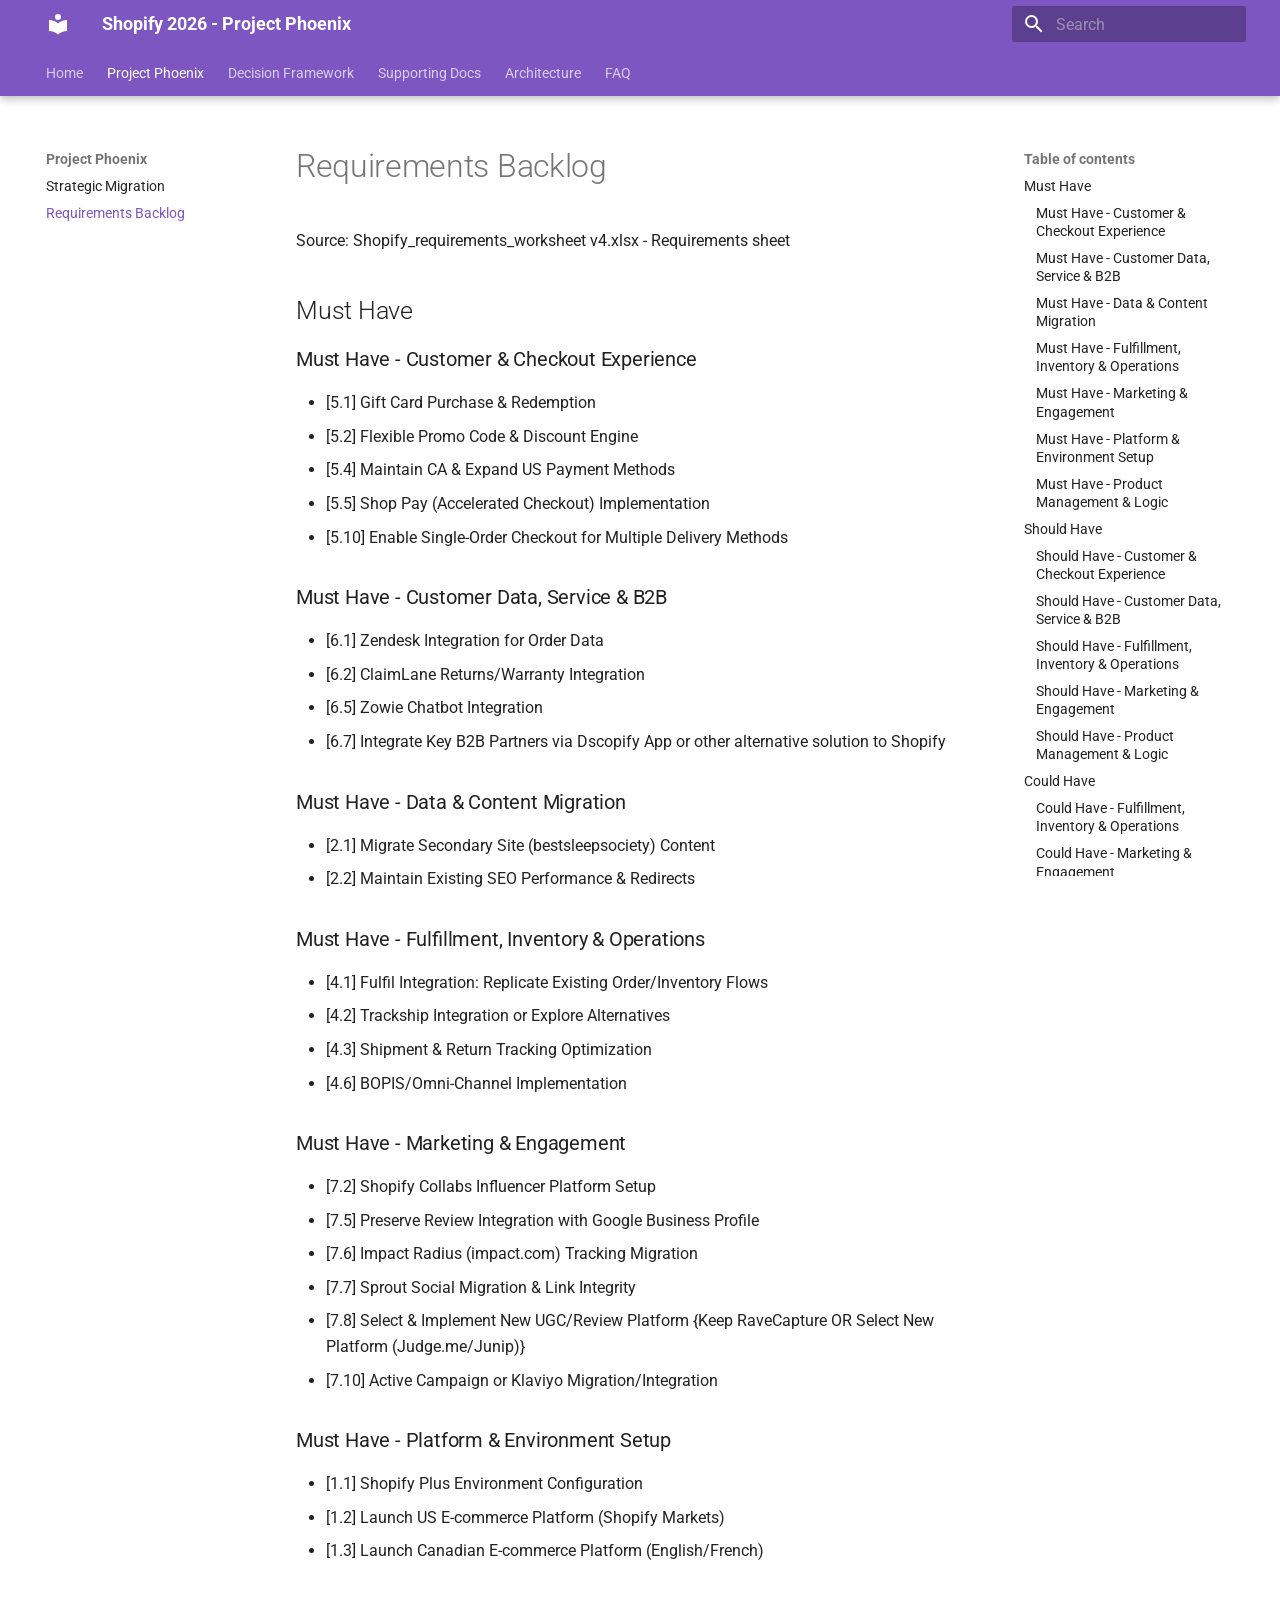
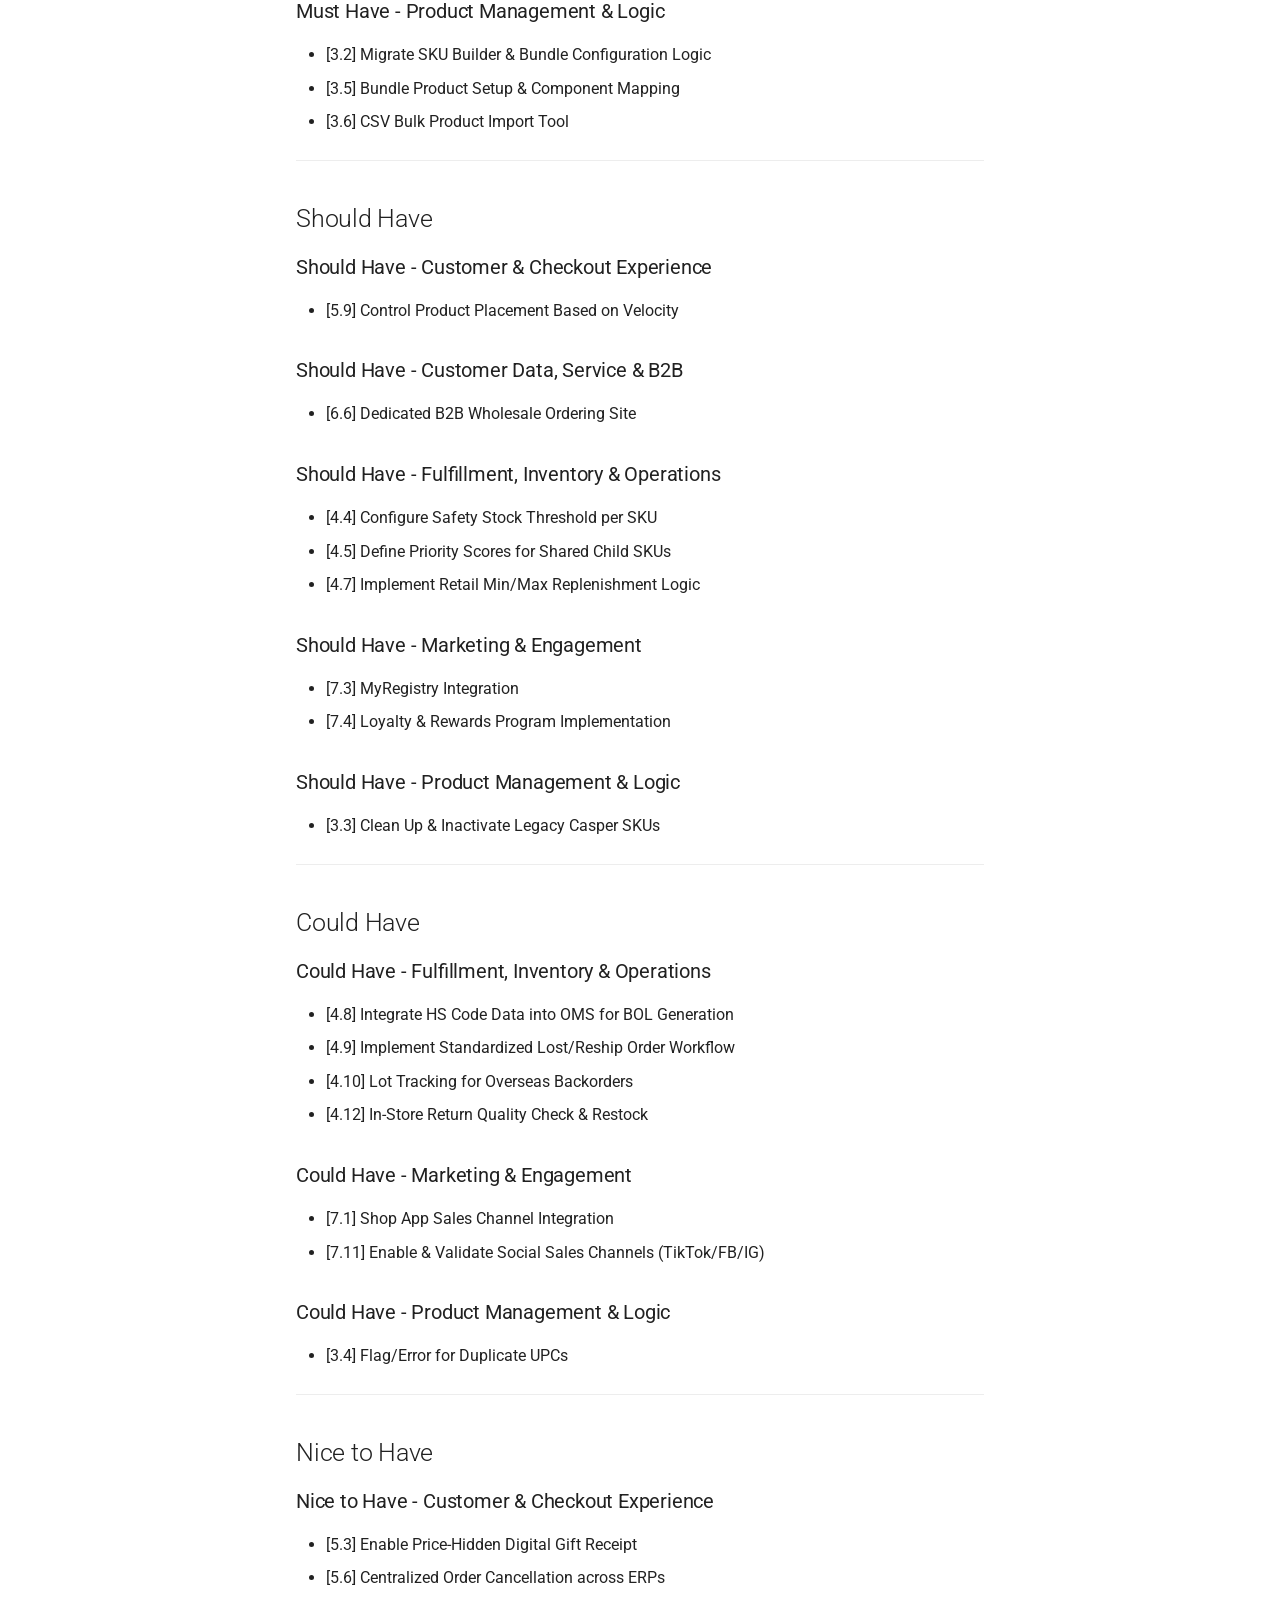
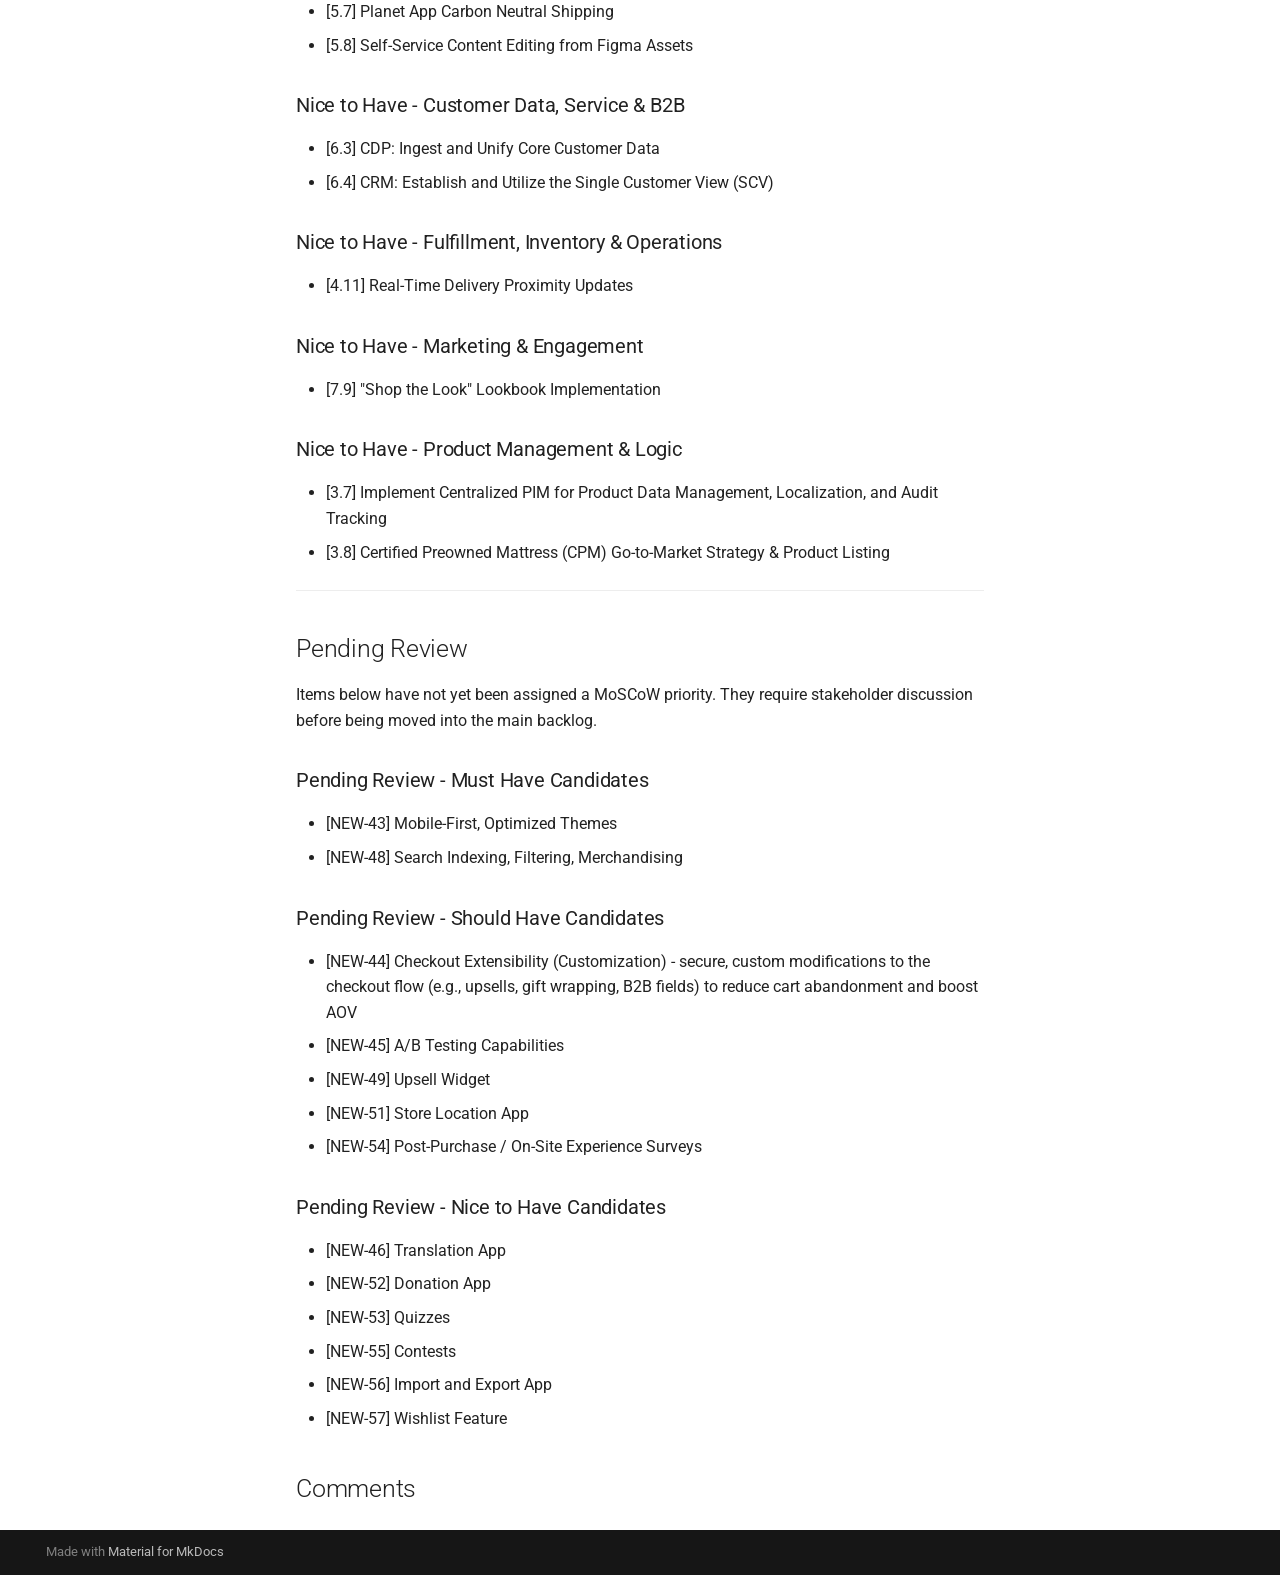
<file: requirements-backlog.html>
<!doctype html>
<html lang="en" class="no-js">
  <head>
    
      <meta charset="utf-8">
      <meta name="viewport" content="width=device-width,initial-scale=1">
      
      
      
        <link rel="canonical" href="https://charanbobby.github.io/Shopify2026/requirements-backlog.html">
      
      
        <link rel="prev" href="project-phoenix.html">
      
      
        <link rel="next" href="decision-framework.html">
      
      
        
      
      
      <link rel="icon" href="assets/images/favicon.png">
      <meta name="generator" content="mkdocs-1.6.1, mkdocs-material-9.7.6">
    
    
      
        <title>Requirements Backlog - Shopify 2026 - Project Phoenix</title>
      
    
    
      <link rel="stylesheet" href="assets/stylesheets/main.484c7ddc.min.css">
      
        
        <link rel="stylesheet" href="assets/stylesheets/palette.ab4e12ef.min.css">
      
      


    
    
      
    
    
      
        
        
        <link rel="preconnect" href="https://fonts.gstatic.com" crossorigin>
        <link rel="stylesheet" href="https://fonts.googleapis.com/css?family=Roboto:300,300i,400,400i,700,700i%7CRoboto+Mono:400,400i,700,700i&display=fallback">
        <style>:root{--md-text-font:"Roboto";--md-code-font:"Roboto Mono"}</style>
      
    
    
      <link rel="stylesheet" href="stylesheets/extra.css">
    
    <script>__md_scope=new URL(".",location),__md_hash=e=>[...e].reduce(((e,_)=>(e<<5)-e+_.charCodeAt(0)),0),__md_get=(e,_=localStorage,t=__md_scope)=>JSON.parse(_.getItem(t.pathname+"."+e)),__md_set=(e,_,t=localStorage,a=__md_scope)=>{try{t.setItem(a.pathname+"."+e,JSON.stringify(_))}catch(e){}}</script>
    
      

    
    
  </head>
  
  
    
    
    
    
    
    <body dir="ltr" data-md-color-scheme="default" data-md-color-primary="deep-purple" data-md-color-accent="purple">
  
    
    <input class="md-toggle" data-md-toggle="drawer" type="checkbox" id="__drawer" autocomplete="off">
    <input class="md-toggle" data-md-toggle="search" type="checkbox" id="__search" autocomplete="off">
    <label class="md-overlay" for="__drawer"></label>
    <div data-md-component="skip">
      
        
        <a href="#requirements-backlog" class="md-skip">
          Skip to content
        </a>
      
    </div>
    <div data-md-component="announce">
      
    </div>
    
    
      

  

<header class="md-header md-header--shadow md-header--lifted" data-md-component="header">
  <nav class="md-header__inner md-grid" aria-label="Header">
    <a href="index.html" title="Shopify 2026 - Project Phoenix" class="md-header__button md-logo" aria-label="Shopify 2026 - Project Phoenix" data-md-component="logo">
      
  
  <svg xmlns="http://www.w3.org/2000/svg" viewBox="0 0 24 24"><path d="M12 8a3 3 0 0 0 3-3 3 3 0 0 0-3-3 3 3 0 0 0-3 3 3 3 0 0 0 3 3m0 3.54C9.64 9.35 6.5 8 3 8v11c3.5 0 6.64 1.35 9 3.54 2.36-2.19 5.5-3.54 9-3.54V8c-3.5 0-6.64 1.35-9 3.54"/></svg>

    </a>
    <label class="md-header__button md-icon" for="__drawer">
      
      <svg xmlns="http://www.w3.org/2000/svg" viewBox="0 0 24 24"><path d="M3 6h18v2H3zm0 5h18v2H3zm0 5h18v2H3z"/></svg>
    </label>
    <div class="md-header__title" data-md-component="header-title">
      <div class="md-header__ellipsis">
        <div class="md-header__topic">
          <span class="md-ellipsis">
            Shopify 2026 - Project Phoenix
          </span>
        </div>
        <div class="md-header__topic" data-md-component="header-topic">
          <span class="md-ellipsis">
            
              Requirements Backlog
            
          </span>
        </div>
      </div>
    </div>
    
      
    
    
    
    
      
      
        <label class="md-header__button md-icon" for="__search">
          
          <svg xmlns="http://www.w3.org/2000/svg" viewBox="0 0 24 24"><path d="M9.5 3A6.5 6.5 0 0 1 16 9.5c0 1.61-.59 3.09-1.56 4.23l.27.27h.79l5 5-1.5 1.5-5-5v-.79l-.27-.27A6.52 6.52 0 0 1 9.5 16 6.5 6.5 0 0 1 3 9.5 6.5 6.5 0 0 1 9.5 3m0 2C7 5 5 7 5 9.5S7 14 9.5 14 14 12 14 9.5 12 5 9.5 5"/></svg>
        </label>
        <div class="md-search" data-md-component="search" role="dialog">
  <label class="md-search__overlay" for="__search"></label>
  <div class="md-search__inner" role="search">
    <form class="md-search__form" name="search">
      <input type="text" class="md-search__input" name="query" aria-label="Search" placeholder="Search" autocapitalize="off" autocorrect="off" autocomplete="off" spellcheck="false" data-md-component="search-query" required>
      <label class="md-search__icon md-icon" for="__search">
        
        <svg xmlns="http://www.w3.org/2000/svg" viewBox="0 0 24 24"><path d="M9.5 3A6.5 6.5 0 0 1 16 9.5c0 1.61-.59 3.09-1.56 4.23l.27.27h.79l5 5-1.5 1.5-5-5v-.79l-.27-.27A6.52 6.52 0 0 1 9.5 16 6.5 6.5 0 0 1 3 9.5 6.5 6.5 0 0 1 9.5 3m0 2C7 5 5 7 5 9.5S7 14 9.5 14 14 12 14 9.5 12 5 9.5 5"/></svg>
        
        <svg xmlns="http://www.w3.org/2000/svg" viewBox="0 0 24 24"><path d="M20 11v2H8l5.5 5.5-1.42 1.42L4.16 12l7.92-7.92L13.5 5.5 8 11z"/></svg>
      </label>
      <nav class="md-search__options" aria-label="Search">
        
        <button type="reset" class="md-search__icon md-icon" title="Clear" aria-label="Clear" tabindex="-1">
          
          <svg xmlns="http://www.w3.org/2000/svg" viewBox="0 0 24 24"><path d="M19 6.41 17.59 5 12 10.59 6.41 5 5 6.41 10.59 12 5 17.59 6.41 19 12 13.41 17.59 19 19 17.59 13.41 12z"/></svg>
        </button>
      </nav>
      
    </form>
    <div class="md-search__output">
      <div class="md-search__scrollwrap" tabindex="0" data-md-scrollfix>
        <div class="md-search-result" data-md-component="search-result">
          <div class="md-search-result__meta">
            Initializing search
          </div>
          <ol class="md-search-result__list" role="presentation"></ol>
        </div>
      </div>
    </div>
  </div>
</div>
      
    
    
  </nav>
  
    
      
<nav class="md-tabs" aria-label="Tabs" data-md-component="tabs">
  <div class="md-grid">
    <ul class="md-tabs__list">
      
        
  
  
  
  
    <li class="md-tabs__item">
      <a href="index.html" class="md-tabs__link">
        
  
  
    
  
  Home

      </a>
    </li>
  

      
        
  
  
  
    
  
  
    
    
      <li class="md-tabs__item md-tabs__item--active">
        <a href="project-phoenix.html" class="md-tabs__link">
          
  
  
  Project Phoenix

        </a>
      </li>
    
  

      
        
  
  
  
  
    <li class="md-tabs__item">
      <a href="decision-framework.html" class="md-tabs__link">
        
  
  
    
  
  Decision Framework

      </a>
    </li>
  

      
        
  
  
  
  
    
    
      <li class="md-tabs__item">
        <a href="integration-map.html" class="md-tabs__link">
          
  
  
  Supporting Docs

        </a>
      </li>
    
  

      
        
  
  
  
  
    
    
      <li class="md-tabs__item">
        <a href="current-sns-architecture.html" class="md-tabs__link">
          
  
  
  Architecture

        </a>
      </li>
    
  

      
        
  
  
  
  
    <li class="md-tabs__item">
      <a href="faq.html" class="md-tabs__link">
        
  
  
    
  
  FAQ

      </a>
    </li>
  

      
    </ul>
  </div>
</nav>
    
  
</header>
    
    <div class="md-container" data-md-component="container">
      
      
        
      
      <main class="md-main" data-md-component="main">
        <div class="md-main__inner md-grid">
          
            
              
              <div class="md-sidebar md-sidebar--primary" data-md-component="sidebar" data-md-type="navigation" >
                <div class="md-sidebar__scrollwrap">
                  <div class="md-sidebar__inner">
                    


  


<nav class="md-nav md-nav--primary md-nav--lifted" aria-label="Navigation" data-md-level="0">
  <label class="md-nav__title" for="__drawer">
    <a href="index.html" title="Shopify 2026 - Project Phoenix" class="md-nav__button md-logo" aria-label="Shopify 2026 - Project Phoenix" data-md-component="logo">
      
  
  <svg xmlns="http://www.w3.org/2000/svg" viewBox="0 0 24 24"><path d="M12 8a3 3 0 0 0 3-3 3 3 0 0 0-3-3 3 3 0 0 0-3 3 3 3 0 0 0 3 3m0 3.54C9.64 9.35 6.5 8 3 8v11c3.5 0 6.64 1.35 9 3.54 2.36-2.19 5.5-3.54 9-3.54V8c-3.5 0-6.64 1.35-9 3.54"/></svg>

    </a>
    Shopify 2026 - Project Phoenix
  </label>
  
  <ul class="md-nav__list" data-md-scrollfix>
    
      
      
  
  
  
  
    <li class="md-nav__item">
      <a href="index.html" class="md-nav__link">
        
  
  
  <span class="md-ellipsis">
    
  
    Home
  

    
  </span>
  
  

      </a>
    </li>
  

    
      
      
  
  
    
  
  
  
    
    
    
    
      
        
        
      
      
        
      
    
    
    <li class="md-nav__item md-nav__item--active md-nav__item--section md-nav__item--nested">
      
        
        
        <input class="md-nav__toggle md-toggle " type="checkbox" id="__nav_2" checked>
        
          
          <label class="md-nav__link" for="__nav_2" id="__nav_2_label" tabindex="">
            
  
  
  <span class="md-ellipsis">
    
  
    Project Phoenix
  

    
  </span>
  
  

            <span class="md-nav__icon md-icon"></span>
          </label>
        
        <nav class="md-nav" data-md-level="1" aria-labelledby="__nav_2_label" aria-expanded="true">
          <label class="md-nav__title" for="__nav_2">
            <span class="md-nav__icon md-icon"></span>
            
  
    Project Phoenix
  

          </label>
          <ul class="md-nav__list" data-md-scrollfix>
            
              
                
  
  
  
  
    <li class="md-nav__item">
      <a href="project-phoenix.html" class="md-nav__link">
        
  
  
  <span class="md-ellipsis">
    
  
    Strategic Migration
  

    
  </span>
  
  

      </a>
    </li>
  

              
            
              
                
  
  
    
  
  
  
    <li class="md-nav__item md-nav__item--active">
      
      <input class="md-nav__toggle md-toggle" type="checkbox" id="__toc">
      
      
        
      
      
        <label class="md-nav__link md-nav__link--active" for="__toc">
          
  
  
  <span class="md-ellipsis">
    
  
    Requirements Backlog
  

    
  </span>
  
  

          <span class="md-nav__icon md-icon"></span>
        </label>
      
      <a href="requirements-backlog.html" class="md-nav__link md-nav__link--active">
        
  
  
  <span class="md-ellipsis">
    
  
    Requirements Backlog
  

    
  </span>
  
  

      </a>
      
        

<nav class="md-nav md-nav--secondary" aria-label="Table of contents">
  
  
  
    
  
  
    <label class="md-nav__title" for="__toc">
      <span class="md-nav__icon md-icon"></span>
      Table of contents
    </label>
    <ul class="md-nav__list" data-md-component="toc" data-md-scrollfix>
      
        <li class="md-nav__item">
  <a href="#must-have" class="md-nav__link">
    <span class="md-ellipsis">
      
        Must Have
      
    </span>
  </a>
  
    <nav class="md-nav" aria-label="Must Have">
      <ul class="md-nav__list">
        
          <li class="md-nav__item">
  <a href="#must-have-customer-checkout-experience" class="md-nav__link">
    <span class="md-ellipsis">
      
        Must Have - Customer &amp; Checkout Experience
      
    </span>
  </a>
  
</li>
        
          <li class="md-nav__item">
  <a href="#must-have-customer-data-service-b2b" class="md-nav__link">
    <span class="md-ellipsis">
      
        Must Have - Customer Data, Service &amp; B2B
      
    </span>
  </a>
  
</li>
        
          <li class="md-nav__item">
  <a href="#must-have-data-content-migration" class="md-nav__link">
    <span class="md-ellipsis">
      
        Must Have - Data &amp; Content Migration
      
    </span>
  </a>
  
</li>
        
          <li class="md-nav__item">
  <a href="#must-have-fulfillment-inventory-operations" class="md-nav__link">
    <span class="md-ellipsis">
      
        Must Have - Fulfillment, Inventory &amp; Operations
      
    </span>
  </a>
  
</li>
        
          <li class="md-nav__item">
  <a href="#must-have-marketing-engagement" class="md-nav__link">
    <span class="md-ellipsis">
      
        Must Have - Marketing &amp; Engagement
      
    </span>
  </a>
  
</li>
        
          <li class="md-nav__item">
  <a href="#must-have-platform-environment-setup" class="md-nav__link">
    <span class="md-ellipsis">
      
        Must Have - Platform &amp; Environment Setup
      
    </span>
  </a>
  
</li>
        
          <li class="md-nav__item">
  <a href="#must-have-product-management-logic" class="md-nav__link">
    <span class="md-ellipsis">
      
        Must Have - Product Management &amp; Logic
      
    </span>
  </a>
  
</li>
        
      </ul>
    </nav>
  
</li>
      
        <li class="md-nav__item">
  <a href="#should-have" class="md-nav__link">
    <span class="md-ellipsis">
      
        Should Have
      
    </span>
  </a>
  
    <nav class="md-nav" aria-label="Should Have">
      <ul class="md-nav__list">
        
          <li class="md-nav__item">
  <a href="#should-have-customer-checkout-experience" class="md-nav__link">
    <span class="md-ellipsis">
      
        Should Have - Customer &amp; Checkout Experience
      
    </span>
  </a>
  
</li>
        
          <li class="md-nav__item">
  <a href="#should-have-customer-data-service-b2b" class="md-nav__link">
    <span class="md-ellipsis">
      
        Should Have - Customer Data, Service &amp; B2B
      
    </span>
  </a>
  
</li>
        
          <li class="md-nav__item">
  <a href="#should-have-fulfillment-inventory-operations" class="md-nav__link">
    <span class="md-ellipsis">
      
        Should Have - Fulfillment, Inventory &amp; Operations
      
    </span>
  </a>
  
</li>
        
          <li class="md-nav__item">
  <a href="#should-have-marketing-engagement" class="md-nav__link">
    <span class="md-ellipsis">
      
        Should Have - Marketing &amp; Engagement
      
    </span>
  </a>
  
</li>
        
          <li class="md-nav__item">
  <a href="#should-have-product-management-logic" class="md-nav__link">
    <span class="md-ellipsis">
      
        Should Have - Product Management &amp; Logic
      
    </span>
  </a>
  
</li>
        
      </ul>
    </nav>
  
</li>
      
        <li class="md-nav__item">
  <a href="#could-have" class="md-nav__link">
    <span class="md-ellipsis">
      
        Could Have
      
    </span>
  </a>
  
    <nav class="md-nav" aria-label="Could Have">
      <ul class="md-nav__list">
        
          <li class="md-nav__item">
  <a href="#could-have-fulfillment-inventory-operations" class="md-nav__link">
    <span class="md-ellipsis">
      
        Could Have - Fulfillment, Inventory &amp; Operations
      
    </span>
  </a>
  
</li>
        
          <li class="md-nav__item">
  <a href="#could-have-marketing-engagement" class="md-nav__link">
    <span class="md-ellipsis">
      
        Could Have - Marketing &amp; Engagement
      
    </span>
  </a>
  
</li>
        
          <li class="md-nav__item">
  <a href="#could-have-product-management-logic" class="md-nav__link">
    <span class="md-ellipsis">
      
        Could Have - Product Management &amp; Logic
      
    </span>
  </a>
  
</li>
        
      </ul>
    </nav>
  
</li>
      
        <li class="md-nav__item">
  <a href="#nice-to-have" class="md-nav__link">
    <span class="md-ellipsis">
      
        Nice to Have
      
    </span>
  </a>
  
    <nav class="md-nav" aria-label="Nice to Have">
      <ul class="md-nav__list">
        
          <li class="md-nav__item">
  <a href="#nice-to-have-customer-checkout-experience" class="md-nav__link">
    <span class="md-ellipsis">
      
        Nice to Have - Customer &amp; Checkout Experience
      
    </span>
  </a>
  
</li>
        
          <li class="md-nav__item">
  <a href="#nice-to-have-customer-data-service-b2b" class="md-nav__link">
    <span class="md-ellipsis">
      
        Nice to Have - Customer Data, Service &amp; B2B
      
    </span>
  </a>
  
</li>
        
          <li class="md-nav__item">
  <a href="#nice-to-have-fulfillment-inventory-operations" class="md-nav__link">
    <span class="md-ellipsis">
      
        Nice to Have - Fulfillment, Inventory &amp; Operations
      
    </span>
  </a>
  
</li>
        
          <li class="md-nav__item">
  <a href="#nice-to-have-marketing-engagement" class="md-nav__link">
    <span class="md-ellipsis">
      
        Nice to Have - Marketing &amp; Engagement
      
    </span>
  </a>
  
</li>
        
          <li class="md-nav__item">
  <a href="#nice-to-have-product-management-logic" class="md-nav__link">
    <span class="md-ellipsis">
      
        Nice to Have - Product Management &amp; Logic
      
    </span>
  </a>
  
</li>
        
      </ul>
    </nav>
  
</li>
      
        <li class="md-nav__item">
  <a href="#pending-review" class="md-nav__link">
    <span class="md-ellipsis">
      
        Pending Review
      
    </span>
  </a>
  
    <nav class="md-nav" aria-label="Pending Review">
      <ul class="md-nav__list">
        
          <li class="md-nav__item">
  <a href="#pending-review-must-have-candidates" class="md-nav__link">
    <span class="md-ellipsis">
      
        Pending Review - Must Have Candidates
      
    </span>
  </a>
  
</li>
        
          <li class="md-nav__item">
  <a href="#pending-review-should-have-candidates" class="md-nav__link">
    <span class="md-ellipsis">
      
        Pending Review - Should Have Candidates
      
    </span>
  </a>
  
</li>
        
          <li class="md-nav__item">
  <a href="#pending-review-nice-to-have-candidates" class="md-nav__link">
    <span class="md-ellipsis">
      
        Pending Review - Nice to Have Candidates
      
    </span>
  </a>
  
</li>
        
      </ul>
    </nav>
  
</li>
      
    </ul>
  
</nav>
      
    </li>
  

              
            
          </ul>
        </nav>
      
    </li>
  

    
      
      
  
  
  
  
    <li class="md-nav__item">
      <a href="decision-framework.html" class="md-nav__link">
        
  
  
  <span class="md-ellipsis">
    
  
    Decision Framework
  

    
  </span>
  
  

      </a>
    </li>
  

    
      
      
  
  
  
  
    
    
    
    
      
      
        
      
    
    
    <li class="md-nav__item md-nav__item--nested">
      
        
        
        <input class="md-nav__toggle md-toggle " type="checkbox" id="__nav_4" >
        
          
          <label class="md-nav__link" for="__nav_4" id="__nav_4_label" tabindex="0">
            
  
  
  <span class="md-ellipsis">
    
  
    Supporting Docs
  

    
  </span>
  
  

            <span class="md-nav__icon md-icon"></span>
          </label>
        
        <nav class="md-nav" data-md-level="1" aria-labelledby="__nav_4_label" aria-expanded="false">
          <label class="md-nav__title" for="__nav_4">
            <span class="md-nav__icon md-icon"></span>
            
  
    Supporting Docs
  

          </label>
          <ul class="md-nav__list" data-md-scrollfix>
            
              
                
  
  
  
  
    <li class="md-nav__item">
      <a href="integration-map.html" class="md-nav__link">
        
  
  
  <span class="md-ellipsis">
    
  
    Integration Map
  

    
  </span>
  
  

      </a>
    </li>
  

              
            
              
                
  
  
  
  
    <li class="md-nav__item">
      <a href="agency-notes.html" class="md-nav__link">
        
  
  
  <span class="md-ellipsis">
    
  
    Agency Notes
  

    
  </span>
  
  

      </a>
    </li>
  

              
            
              
                
  
  
  
  
    <li class="md-nav__item">
      <a href="seo-risk-assessment.html" class="md-nav__link">
        
  
  
  <span class="md-ellipsis">
    
  
    SEO Risk Assessment
  

    
  </span>
  
  

      </a>
    </li>
  

              
            
              
                
  
  
  
  
    <li class="md-nav__item">
      <a href="risk-register.html" class="md-nav__link">
        
  
  
  <span class="md-ellipsis">
    
  
    Risk Register
  

    
  </span>
  
  

      </a>
    </li>
  

              
            
              
                
  
  
  
  
    <li class="md-nav__item">
      <a href="current-state-baseline.html" class="md-nav__link">
        
  
  
  <span class="md-ellipsis">
    
  
    Current State Baseline
  

    
  </span>
  
  

      </a>
    </li>
  

              
            
          </ul>
        </nav>
      
    </li>
  

    
      
      
  
  
  
  
    
    
    
    
      
      
        
      
    
    
    <li class="md-nav__item md-nav__item--nested">
      
        
        
        <input class="md-nav__toggle md-toggle " type="checkbox" id="__nav_5" >
        
          
          <label class="md-nav__link" for="__nav_5" id="__nav_5_label" tabindex="0">
            
  
  
  <span class="md-ellipsis">
    
  
    Architecture
  

    
  </span>
  
  

            <span class="md-nav__icon md-icon"></span>
          </label>
        
        <nav class="md-nav" data-md-level="1" aria-labelledby="__nav_5_label" aria-expanded="false">
          <label class="md-nav__title" for="__nav_5">
            <span class="md-nav__icon md-icon"></span>
            
  
    Architecture
  

          </label>
          <ul class="md-nav__list" data-md-scrollfix>
            
              
                
  
  
  
  
    <li class="md-nav__item">
      <a href="current-sns-architecture.html" class="md-nav__link">
        
  
  
  <span class="md-ellipsis">
    
  
    Current S&S Architecture
  

    
  </span>
  
  

      </a>
    </li>
  

              
            
              
                
  
  
  
  
    <li class="md-nav__item">
      <a href="short-term-strategy.html" class="md-nav__link">
        
  
  
  <span class="md-ellipsis">
    
  
    Short-Term Strategy
  

    
  </span>
  
  

      </a>
    </li>
  

              
            
          </ul>
        </nav>
      
    </li>
  

    
      
      
  
  
  
  
    <li class="md-nav__item">
      <a href="faq.html" class="md-nav__link">
        
  
  
  <span class="md-ellipsis">
    
  
    FAQ
  

    
  </span>
  
  

      </a>
    </li>
  

    
  </ul>
</nav>
                  </div>
                </div>
              </div>
            
            
              
              <div class="md-sidebar md-sidebar--secondary" data-md-component="sidebar" data-md-type="toc" >
                <div class="md-sidebar__scrollwrap">
                  <div class="md-sidebar__inner">
                    

<nav class="md-nav md-nav--secondary" aria-label="Table of contents">
  
  
  
    
  
  
    <label class="md-nav__title" for="__toc">
      <span class="md-nav__icon md-icon"></span>
      Table of contents
    </label>
    <ul class="md-nav__list" data-md-component="toc" data-md-scrollfix>
      
        <li class="md-nav__item">
  <a href="#must-have" class="md-nav__link">
    <span class="md-ellipsis">
      
        Must Have
      
    </span>
  </a>
  
    <nav class="md-nav" aria-label="Must Have">
      <ul class="md-nav__list">
        
          <li class="md-nav__item">
  <a href="#must-have-customer-checkout-experience" class="md-nav__link">
    <span class="md-ellipsis">
      
        Must Have - Customer &amp; Checkout Experience
      
    </span>
  </a>
  
</li>
        
          <li class="md-nav__item">
  <a href="#must-have-customer-data-service-b2b" class="md-nav__link">
    <span class="md-ellipsis">
      
        Must Have - Customer Data, Service &amp; B2B
      
    </span>
  </a>
  
</li>
        
          <li class="md-nav__item">
  <a href="#must-have-data-content-migration" class="md-nav__link">
    <span class="md-ellipsis">
      
        Must Have - Data &amp; Content Migration
      
    </span>
  </a>
  
</li>
        
          <li class="md-nav__item">
  <a href="#must-have-fulfillment-inventory-operations" class="md-nav__link">
    <span class="md-ellipsis">
      
        Must Have - Fulfillment, Inventory &amp; Operations
      
    </span>
  </a>
  
</li>
        
          <li class="md-nav__item">
  <a href="#must-have-marketing-engagement" class="md-nav__link">
    <span class="md-ellipsis">
      
        Must Have - Marketing &amp; Engagement
      
    </span>
  </a>
  
</li>
        
          <li class="md-nav__item">
  <a href="#must-have-platform-environment-setup" class="md-nav__link">
    <span class="md-ellipsis">
      
        Must Have - Platform &amp; Environment Setup
      
    </span>
  </a>
  
</li>
        
          <li class="md-nav__item">
  <a href="#must-have-product-management-logic" class="md-nav__link">
    <span class="md-ellipsis">
      
        Must Have - Product Management &amp; Logic
      
    </span>
  </a>
  
</li>
        
      </ul>
    </nav>
  
</li>
      
        <li class="md-nav__item">
  <a href="#should-have" class="md-nav__link">
    <span class="md-ellipsis">
      
        Should Have
      
    </span>
  </a>
  
    <nav class="md-nav" aria-label="Should Have">
      <ul class="md-nav__list">
        
          <li class="md-nav__item">
  <a href="#should-have-customer-checkout-experience" class="md-nav__link">
    <span class="md-ellipsis">
      
        Should Have - Customer &amp; Checkout Experience
      
    </span>
  </a>
  
</li>
        
          <li class="md-nav__item">
  <a href="#should-have-customer-data-service-b2b" class="md-nav__link">
    <span class="md-ellipsis">
      
        Should Have - Customer Data, Service &amp; B2B
      
    </span>
  </a>
  
</li>
        
          <li class="md-nav__item">
  <a href="#should-have-fulfillment-inventory-operations" class="md-nav__link">
    <span class="md-ellipsis">
      
        Should Have - Fulfillment, Inventory &amp; Operations
      
    </span>
  </a>
  
</li>
        
          <li class="md-nav__item">
  <a href="#should-have-marketing-engagement" class="md-nav__link">
    <span class="md-ellipsis">
      
        Should Have - Marketing &amp; Engagement
      
    </span>
  </a>
  
</li>
        
          <li class="md-nav__item">
  <a href="#should-have-product-management-logic" class="md-nav__link">
    <span class="md-ellipsis">
      
        Should Have - Product Management &amp; Logic
      
    </span>
  </a>
  
</li>
        
      </ul>
    </nav>
  
</li>
      
        <li class="md-nav__item">
  <a href="#could-have" class="md-nav__link">
    <span class="md-ellipsis">
      
        Could Have
      
    </span>
  </a>
  
    <nav class="md-nav" aria-label="Could Have">
      <ul class="md-nav__list">
        
          <li class="md-nav__item">
  <a href="#could-have-fulfillment-inventory-operations" class="md-nav__link">
    <span class="md-ellipsis">
      
        Could Have - Fulfillment, Inventory &amp; Operations
      
    </span>
  </a>
  
</li>
        
          <li class="md-nav__item">
  <a href="#could-have-marketing-engagement" class="md-nav__link">
    <span class="md-ellipsis">
      
        Could Have - Marketing &amp; Engagement
      
    </span>
  </a>
  
</li>
        
          <li class="md-nav__item">
  <a href="#could-have-product-management-logic" class="md-nav__link">
    <span class="md-ellipsis">
      
        Could Have - Product Management &amp; Logic
      
    </span>
  </a>
  
</li>
        
      </ul>
    </nav>
  
</li>
      
        <li class="md-nav__item">
  <a href="#nice-to-have" class="md-nav__link">
    <span class="md-ellipsis">
      
        Nice to Have
      
    </span>
  </a>
  
    <nav class="md-nav" aria-label="Nice to Have">
      <ul class="md-nav__list">
        
          <li class="md-nav__item">
  <a href="#nice-to-have-customer-checkout-experience" class="md-nav__link">
    <span class="md-ellipsis">
      
        Nice to Have - Customer &amp; Checkout Experience
      
    </span>
  </a>
  
</li>
        
          <li class="md-nav__item">
  <a href="#nice-to-have-customer-data-service-b2b" class="md-nav__link">
    <span class="md-ellipsis">
      
        Nice to Have - Customer Data, Service &amp; B2B
      
    </span>
  </a>
  
</li>
        
          <li class="md-nav__item">
  <a href="#nice-to-have-fulfillment-inventory-operations" class="md-nav__link">
    <span class="md-ellipsis">
      
        Nice to Have - Fulfillment, Inventory &amp; Operations
      
    </span>
  </a>
  
</li>
        
          <li class="md-nav__item">
  <a href="#nice-to-have-marketing-engagement" class="md-nav__link">
    <span class="md-ellipsis">
      
        Nice to Have - Marketing &amp; Engagement
      
    </span>
  </a>
  
</li>
        
          <li class="md-nav__item">
  <a href="#nice-to-have-product-management-logic" class="md-nav__link">
    <span class="md-ellipsis">
      
        Nice to Have - Product Management &amp; Logic
      
    </span>
  </a>
  
</li>
        
      </ul>
    </nav>
  
</li>
      
        <li class="md-nav__item">
  <a href="#pending-review" class="md-nav__link">
    <span class="md-ellipsis">
      
        Pending Review
      
    </span>
  </a>
  
    <nav class="md-nav" aria-label="Pending Review">
      <ul class="md-nav__list">
        
          <li class="md-nav__item">
  <a href="#pending-review-must-have-candidates" class="md-nav__link">
    <span class="md-ellipsis">
      
        Pending Review - Must Have Candidates
      
    </span>
  </a>
  
</li>
        
          <li class="md-nav__item">
  <a href="#pending-review-should-have-candidates" class="md-nav__link">
    <span class="md-ellipsis">
      
        Pending Review - Should Have Candidates
      
    </span>
  </a>
  
</li>
        
          <li class="md-nav__item">
  <a href="#pending-review-nice-to-have-candidates" class="md-nav__link">
    <span class="md-ellipsis">
      
        Pending Review - Nice to Have Candidates
      
    </span>
  </a>
  
</li>
        
      </ul>
    </nav>
  
</li>
      
    </ul>
  
</nav>
                  </div>
                </div>
              </div>
            
          
          
            <div class="md-content" data-md-component="content">
              
              <article class="md-content__inner md-typeset">
                
                  



<h1 id="requirements-backlog">Requirements Backlog<a class="headerlink" href="#requirements-backlog" title="Permanent link">&para;</a></h1>
<p>Source: Shopify_requirements_worksheet v4.xlsx - Requirements sheet</p>
<h2 id="must-have">Must Have<a class="headerlink" href="#must-have" title="Permanent link">&para;</a></h2>
<h3 id="must-have-customer-checkout-experience">Must Have - Customer &amp; Checkout Experience<a class="headerlink" href="#must-have-customer-checkout-experience" title="Permanent link">&para;</a></h3>
<ul>
<li>[5.1] Gift Card Purchase &amp; Redemption</li>
<li>[5.2] Flexible Promo Code &amp; Discount Engine</li>
<li>[5.4] Maintain CA &amp; Expand US Payment Methods</li>
<li>[5.5] Shop Pay (Accelerated Checkout) Implementation</li>
<li>[5.10] Enable Single-Order Checkout for Multiple Delivery Methods</li>
</ul>
<h3 id="must-have-customer-data-service-b2b">Must Have - Customer Data, Service &amp; B2B<a class="headerlink" href="#must-have-customer-data-service-b2b" title="Permanent link">&para;</a></h3>
<ul>
<li>[6.1] Zendesk Integration for Order Data</li>
<li>[6.2] ClaimLane Returns/Warranty Integration</li>
<li>[6.5] Zowie Chatbot Integration</li>
<li>[6.7] Integrate Key B2B Partners via Dscopify App or other alternative solution to Shopify</li>
</ul>
<h3 id="must-have-data-content-migration">Must Have - Data &amp; Content Migration<a class="headerlink" href="#must-have-data-content-migration" title="Permanent link">&para;</a></h3>
<ul>
<li>[2.1] Migrate Secondary Site (bestsleepsociety) Content</li>
<li>[2.2] Maintain Existing SEO Performance &amp; Redirects</li>
</ul>
<h3 id="must-have-fulfillment-inventory-operations">Must Have - Fulfillment, Inventory &amp; Operations<a class="headerlink" href="#must-have-fulfillment-inventory-operations" title="Permanent link">&para;</a></h3>
<ul>
<li>[4.1] Fulfil Integration: Replicate Existing Order/Inventory Flows</li>
<li>[4.2] Trackship Integration or Explore Alternatives</li>
<li>[4.3] Shipment &amp; Return Tracking Optimization</li>
<li>[4.6] BOPIS/Omni-Channel Implementation</li>
</ul>
<h3 id="must-have-marketing-engagement">Must Have - Marketing &amp; Engagement<a class="headerlink" href="#must-have-marketing-engagement" title="Permanent link">&para;</a></h3>
<ul>
<li>[7.2] Shopify Collabs Influencer Platform Setup</li>
<li>[7.5] Preserve Review Integration with Google Business Profile</li>
<li>[7.6] Impact Radius (impact.com) Tracking Migration</li>
<li>[7.7] Sprout Social Migration &amp; Link Integrity</li>
<li>[7.8] Select &amp; Implement New UGC/Review Platform {Keep RaveCapture OR Select New Platform (Judge.me/Junip)}</li>
<li>[7.10] Active Campaign or Klaviyo Migration/Integration</li>
</ul>
<h3 id="must-have-platform-environment-setup">Must Have - Platform &amp; Environment Setup<a class="headerlink" href="#must-have-platform-environment-setup" title="Permanent link">&para;</a></h3>
<ul>
<li>[1.1] Shopify Plus Environment Configuration</li>
<li>[1.2] Launch US E-commerce Platform (Shopify Markets)</li>
<li>[1.3] Launch Canadian E-commerce Platform (English/French)</li>
</ul>
<h3 id="must-have-product-management-logic">Must Have - Product Management &amp; Logic<a class="headerlink" href="#must-have-product-management-logic" title="Permanent link">&para;</a></h3>
<ul>
<li>[3.2] Migrate SKU Builder &amp; Bundle Configuration Logic</li>
<li>[3.5] Bundle Product Setup &amp; Component Mapping</li>
<li>[3.6] CSV Bulk Product Import Tool</li>
</ul>
<hr />
<h2 id="should-have">Should Have<a class="headerlink" href="#should-have" title="Permanent link">&para;</a></h2>
<h3 id="should-have-customer-checkout-experience">Should Have - Customer &amp; Checkout Experience<a class="headerlink" href="#should-have-customer-checkout-experience" title="Permanent link">&para;</a></h3>
<ul>
<li>[5.9] Control Product Placement Based on Velocity</li>
</ul>
<h3 id="should-have-customer-data-service-b2b">Should Have - Customer Data, Service &amp; B2B<a class="headerlink" href="#should-have-customer-data-service-b2b" title="Permanent link">&para;</a></h3>
<ul>
<li>[6.6] Dedicated B2B Wholesale Ordering Site</li>
</ul>
<h3 id="should-have-fulfillment-inventory-operations">Should Have - Fulfillment, Inventory &amp; Operations<a class="headerlink" href="#should-have-fulfillment-inventory-operations" title="Permanent link">&para;</a></h3>
<ul>
<li>[4.4] Configure Safety Stock Threshold per SKU</li>
<li>[4.5] Define Priority Scores for Shared Child SKUs</li>
<li>[4.7] Implement Retail Min/Max Replenishment Logic</li>
</ul>
<h3 id="should-have-marketing-engagement">Should Have - Marketing &amp; Engagement<a class="headerlink" href="#should-have-marketing-engagement" title="Permanent link">&para;</a></h3>
<ul>
<li>[7.3] MyRegistry Integration</li>
<li>[7.4] Loyalty &amp; Rewards Program Implementation</li>
</ul>
<h3 id="should-have-product-management-logic">Should Have - Product Management &amp; Logic<a class="headerlink" href="#should-have-product-management-logic" title="Permanent link">&para;</a></h3>
<ul>
<li>[3.3] Clean Up &amp; Inactivate Legacy Casper SKUs</li>
</ul>
<hr />
<h2 id="could-have">Could Have<a class="headerlink" href="#could-have" title="Permanent link">&para;</a></h2>
<h3 id="could-have-fulfillment-inventory-operations">Could Have - Fulfillment, Inventory &amp; Operations<a class="headerlink" href="#could-have-fulfillment-inventory-operations" title="Permanent link">&para;</a></h3>
<ul>
<li>[4.8] Integrate HS Code Data into OMS for BOL Generation</li>
<li>[4.9] Implement Standardized Lost/Reship Order Workflow</li>
<li>[4.10] Lot Tracking for Overseas Backorders</li>
<li>[4.12] In-Store Return Quality Check &amp; Restock</li>
</ul>
<h3 id="could-have-marketing-engagement">Could Have - Marketing &amp; Engagement<a class="headerlink" href="#could-have-marketing-engagement" title="Permanent link">&para;</a></h3>
<ul>
<li>[7.1] Shop App Sales Channel Integration</li>
<li>[7.11] Enable &amp; Validate Social Sales Channels (TikTok/FB/IG)</li>
</ul>
<h3 id="could-have-product-management-logic">Could Have - Product Management &amp; Logic<a class="headerlink" href="#could-have-product-management-logic" title="Permanent link">&para;</a></h3>
<ul>
<li>[3.4] Flag/Error for Duplicate UPCs</li>
</ul>
<hr />
<h2 id="nice-to-have">Nice to Have<a class="headerlink" href="#nice-to-have" title="Permanent link">&para;</a></h2>
<h3 id="nice-to-have-customer-checkout-experience">Nice to Have - Customer &amp; Checkout Experience<a class="headerlink" href="#nice-to-have-customer-checkout-experience" title="Permanent link">&para;</a></h3>
<ul>
<li>[5.3] Enable Price-Hidden Digital Gift Receipt</li>
<li>[5.6] Centralized Order Cancellation across ERPs</li>
<li>[5.7] Planet App Carbon Neutral Shipping</li>
<li>[5.8] Self-Service Content Editing from Figma Assets</li>
</ul>
<h3 id="nice-to-have-customer-data-service-b2b">Nice to Have - Customer Data, Service &amp; B2B<a class="headerlink" href="#nice-to-have-customer-data-service-b2b" title="Permanent link">&para;</a></h3>
<ul>
<li>[6.3] CDP: Ingest and Unify Core Customer Data</li>
<li>[6.4] CRM: Establish and Utilize the Single Customer View (SCV)</li>
</ul>
<h3 id="nice-to-have-fulfillment-inventory-operations">Nice to Have - Fulfillment, Inventory &amp; Operations<a class="headerlink" href="#nice-to-have-fulfillment-inventory-operations" title="Permanent link">&para;</a></h3>
<ul>
<li>[4.11] Real-Time Delivery Proximity Updates</li>
</ul>
<h3 id="nice-to-have-marketing-engagement">Nice to Have - Marketing &amp; Engagement<a class="headerlink" href="#nice-to-have-marketing-engagement" title="Permanent link">&para;</a></h3>
<ul>
<li>[7.9] "Shop the Look" Lookbook Implementation</li>
</ul>
<h3 id="nice-to-have-product-management-logic">Nice to Have - Product Management &amp; Logic<a class="headerlink" href="#nice-to-have-product-management-logic" title="Permanent link">&para;</a></h3>
<ul>
<li>[3.7] Implement Centralized PIM for Product Data Management, Localization, and Audit Tracking</li>
<li>[3.8] Certified Preowned Mattress (CPM) Go-to-Market Strategy &amp; Product Listing</li>
</ul>
<hr />
<h2 id="pending-review">Pending Review<a class="headerlink" href="#pending-review" title="Permanent link">&para;</a></h2>
<p>Items below have not yet been assigned a MoSCoW priority. They require stakeholder discussion before being moved into the main backlog.</p>
<h3 id="pending-review-must-have-candidates">Pending Review - Must Have Candidates<a class="headerlink" href="#pending-review-must-have-candidates" title="Permanent link">&para;</a></h3>
<ul>
<li>[NEW-43] Mobile-First, Optimized Themes</li>
<li>[NEW-48] Search Indexing, Filtering, Merchandising</li>
</ul>
<h3 id="pending-review-should-have-candidates">Pending Review - Should Have Candidates<a class="headerlink" href="#pending-review-should-have-candidates" title="Permanent link">&para;</a></h3>
<ul>
<li>[NEW-44] Checkout Extensibility (Customization) - secure, custom modifications to the checkout flow (e.g., upsells, gift wrapping, B2B fields) to reduce cart abandonment and boost AOV</li>
<li>[NEW-45] A/B Testing Capabilities</li>
<li>[NEW-49] Upsell Widget</li>
<li>[NEW-51] Store Location App</li>
<li>[NEW-54] Post-Purchase / On-Site Experience Surveys</li>
</ul>
<h3 id="pending-review-nice-to-have-candidates">Pending Review - Nice to Have Candidates<a class="headerlink" href="#pending-review-nice-to-have-candidates" title="Permanent link">&para;</a></h3>
<ul>
<li>[NEW-46] Translation App</li>
<li>[NEW-52] Donation App</li>
<li>[NEW-53] Quizzes</li>
<li>[NEW-55] Contests</li>
<li>[NEW-56] Import and Export App</li>
<li>[NEW-57] Wishlist Feature</li>
</ul>







  
  





<h2 id="__comments">Comments</h2>
<script src="https://giscus.app/client.js"
        data-repo="charanbobby/Shopify2026"
        data-repo-id="R_kgDORkW7oQ"
        data-category="Q&A"
        data-category-id="DIC_kwDORkW7oc4C4LSl"
        data-mapping="pathname"
        data-strict="0"
        data-reactions-enabled="1"
        data-emit-metadata="0"
        data-input-position="bottom"
        data-theme="preferred_color_scheme"
        data-lang="en"
        crossorigin="anonymous"
        async>
</script>
                
              </article>
            </div>
          
          
<script>var target=document.getElementById(location.hash.slice(1));target&&target.name&&(target.checked=target.name.startsWith("__tabbed_"))</script>
        </div>
        
          <button type="button" class="md-top md-icon" data-md-component="top" hidden>
  
  <svg xmlns="http://www.w3.org/2000/svg" viewBox="0 0 24 24"><path d="M13 20h-2V8l-5.5 5.5-1.42-1.42L12 4.16l7.92 7.92-1.42 1.42L13 8z"/></svg>
  Back to top
</button>
        
      </main>
      
        <footer class="md-footer">
  
  <div class="md-footer-meta md-typeset">
    <div class="md-footer-meta__inner md-grid">
      <div class="md-copyright">
  
  
    Made with
    <a href="https://squidfunk.github.io/mkdocs-material/" target="_blank" rel="noopener">
      Material for MkDocs
    </a>
  
</div>
      
    </div>
  </div>
</footer>
      
    </div>
    <div class="md-dialog" data-md-component="dialog">
      <div class="md-dialog__inner md-typeset"></div>
    </div>
    
      <div class="md-progress" data-md-component="progress" role="progressbar"></div>
    
    
    
      
      
      <script id="__config" type="application/json">{"annotate": null, "base": ".", "features": ["navigation.tabs", "navigation.tabs.sticky", "navigation.top", "navigation.sections", "navigation.instant", "navigation.instant.progress", "search.highlight"], "search": "assets/javascripts/workers/search.2c215733.min.js", "tags": null, "translations": {"clipboard.copied": "Copied to clipboard", "clipboard.copy": "Copy to clipboard", "search.result.more.one": "1 more on this page", "search.result.more.other": "# more on this page", "search.result.none": "No matching documents", "search.result.one": "1 matching document", "search.result.other": "# matching documents", "search.result.placeholder": "Type to start searching", "search.result.term.missing": "Missing", "select.version": "Select version"}, "version": null}</script>
    
    
      <script src="assets/javascripts/bundle.79ae519e.min.js"></script>
      
    
  </body>
</html>
</file>
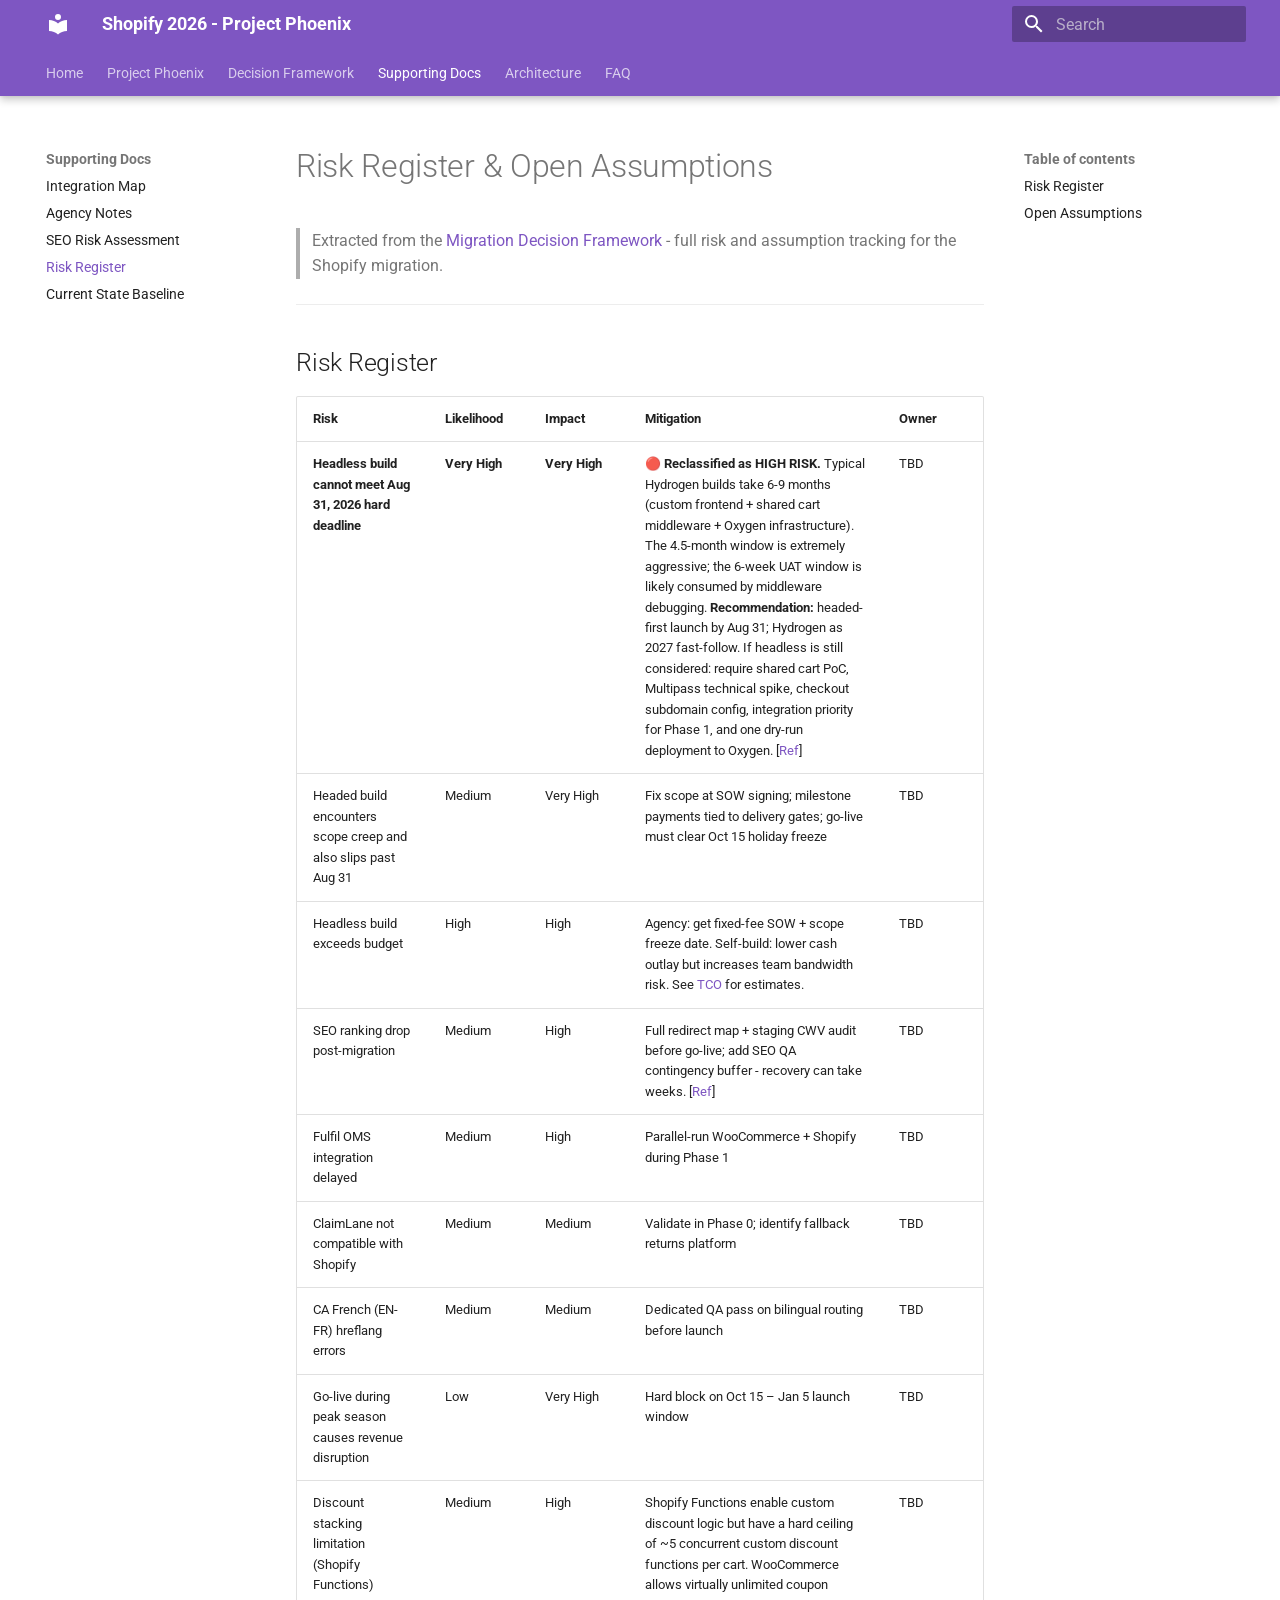
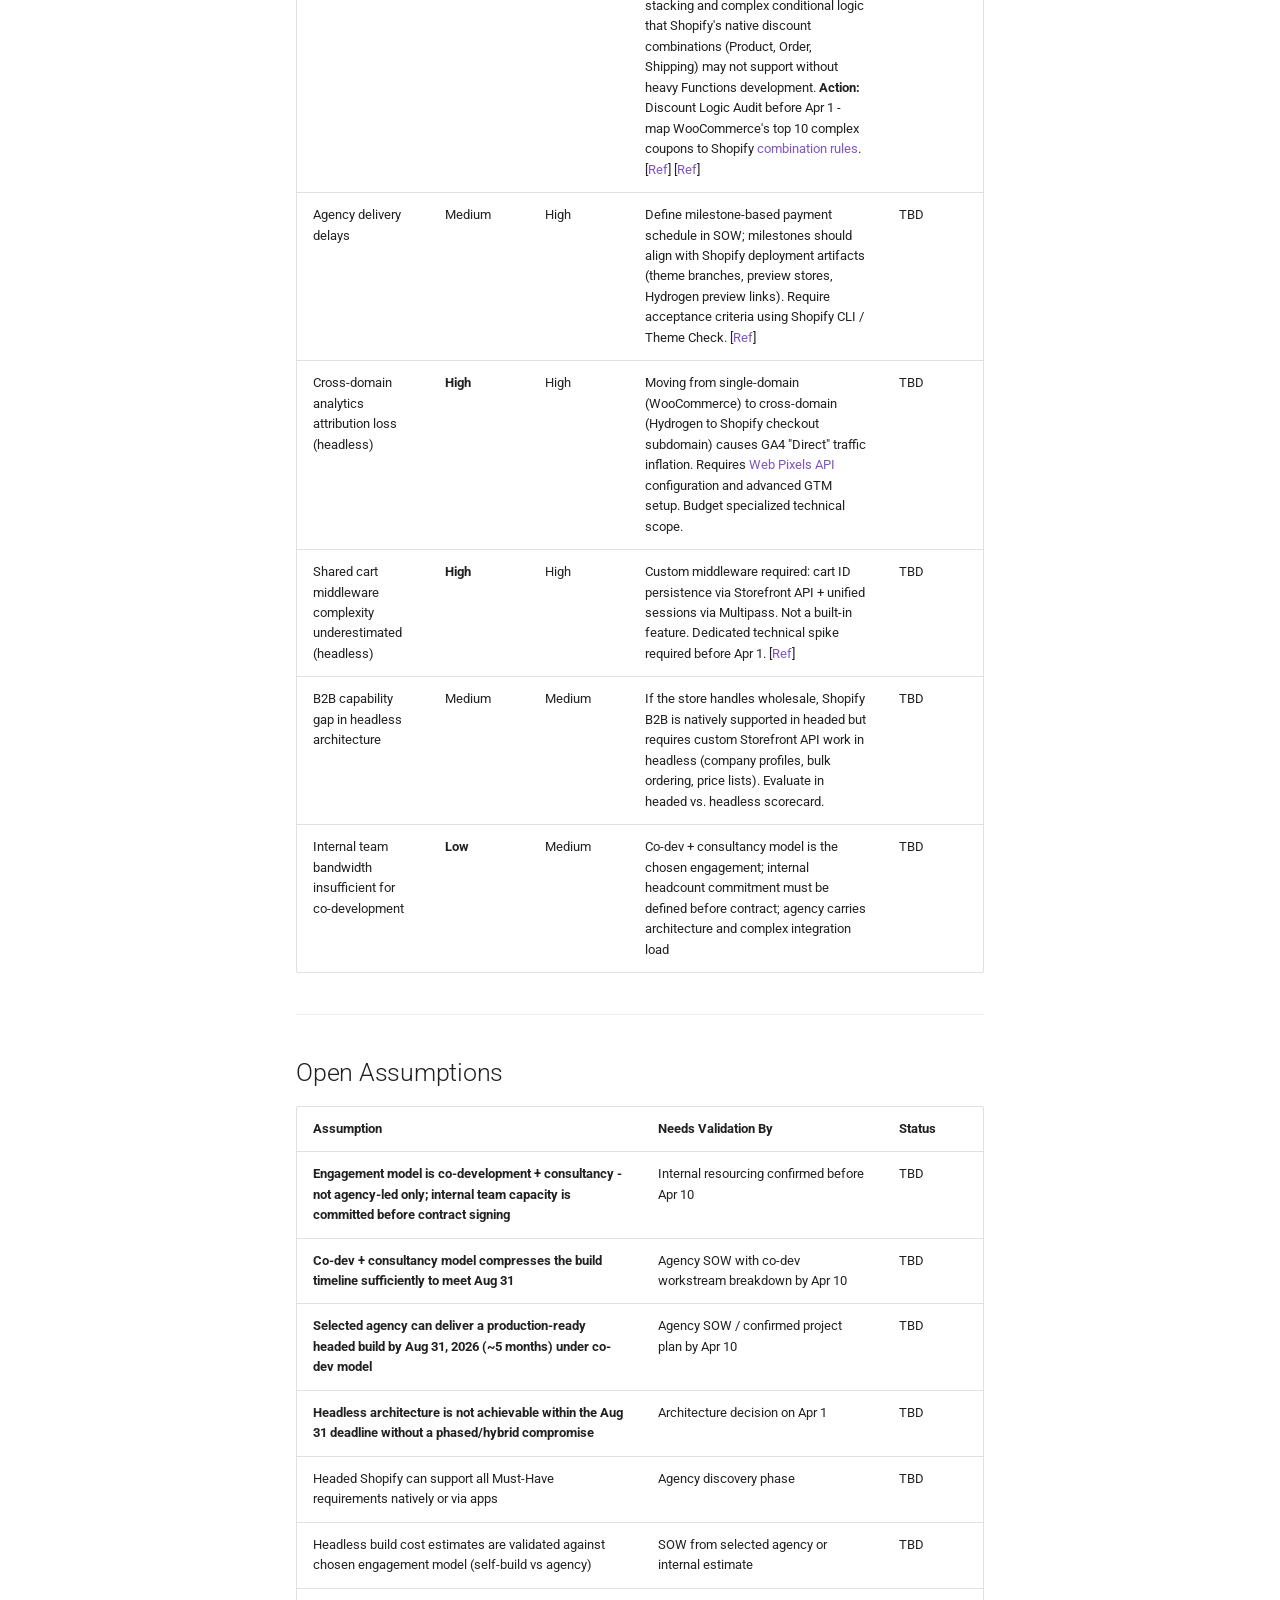
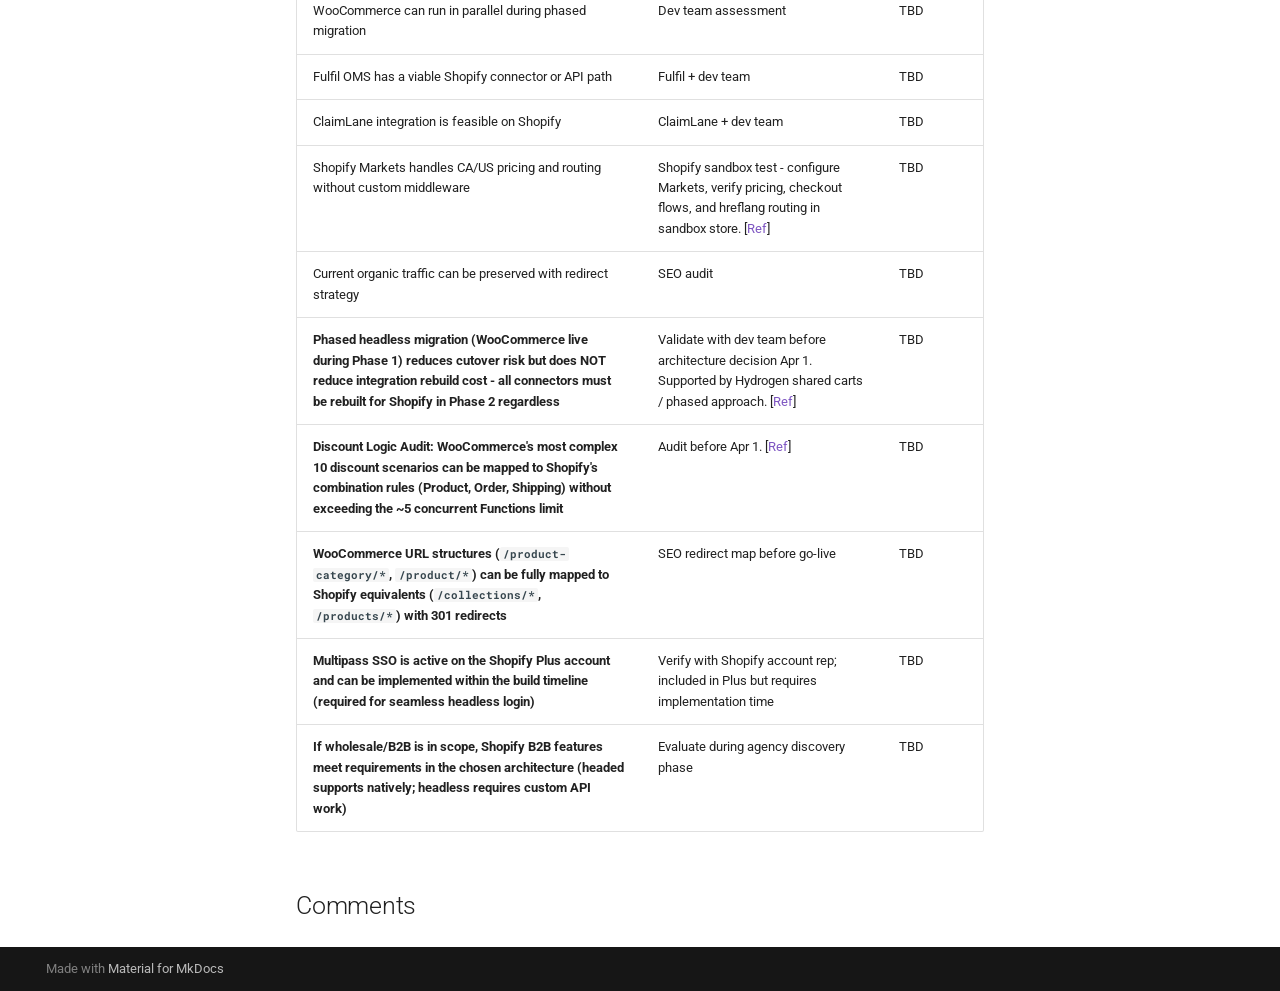
<file: risk-register.html>
<!doctype html>
<html lang="en" class="no-js">
  <head>
    
      <meta charset="utf-8">
      <meta name="viewport" content="width=device-width,initial-scale=1">
      
      
      
        <link rel="canonical" href="https://charanbobby.github.io/Shopify2026/risk-register.html">
      
      
        <link rel="prev" href="seo-risk-assessment.html">
      
      
        <link rel="next" href="current-state-baseline.html">
      
      
        
      
      
      <link rel="icon" href="assets/images/favicon.png">
      <meta name="generator" content="mkdocs-1.6.1, mkdocs-material-9.7.6">
    
    
      
        <title>Risk Register - Shopify 2026 - Project Phoenix</title>
      
    
    
      <link rel="stylesheet" href="assets/stylesheets/main.484c7ddc.min.css">
      
        
        <link rel="stylesheet" href="assets/stylesheets/palette.ab4e12ef.min.css">
      
      


    
    
      
    
    
      
        
        
        <link rel="preconnect" href="https://fonts.gstatic.com" crossorigin>
        <link rel="stylesheet" href="https://fonts.googleapis.com/css?family=Roboto:300,300i,400,400i,700,700i%7CRoboto+Mono:400,400i,700,700i&display=fallback">
        <style>:root{--md-text-font:"Roboto";--md-code-font:"Roboto Mono"}</style>
      
    
    
      <link rel="stylesheet" href="stylesheets/extra.css">
    
    <script>__md_scope=new URL(".",location),__md_hash=e=>[...e].reduce(((e,_)=>(e<<5)-e+_.charCodeAt(0)),0),__md_get=(e,_=localStorage,t=__md_scope)=>JSON.parse(_.getItem(t.pathname+"."+e)),__md_set=(e,_,t=localStorage,a=__md_scope)=>{try{t.setItem(a.pathname+"."+e,JSON.stringify(_))}catch(e){}}</script>
    
      

    
    
  </head>
  
  
    
    
    
    
    
    <body dir="ltr" data-md-color-scheme="default" data-md-color-primary="deep-purple" data-md-color-accent="purple">
  
    
    <input class="md-toggle" data-md-toggle="drawer" type="checkbox" id="__drawer" autocomplete="off">
    <input class="md-toggle" data-md-toggle="search" type="checkbox" id="__search" autocomplete="off">
    <label class="md-overlay" for="__drawer"></label>
    <div data-md-component="skip">
      
        
        <a href="#risk-register-open-assumptions" class="md-skip">
          Skip to content
        </a>
      
    </div>
    <div data-md-component="announce">
      
    </div>
    
    
      

  

<header class="md-header md-header--shadow md-header--lifted" data-md-component="header">
  <nav class="md-header__inner md-grid" aria-label="Header">
    <a href="index.html" title="Shopify 2026 - Project Phoenix" class="md-header__button md-logo" aria-label="Shopify 2026 - Project Phoenix" data-md-component="logo">
      
  
  <svg xmlns="http://www.w3.org/2000/svg" viewBox="0 0 24 24"><path d="M12 8a3 3 0 0 0 3-3 3 3 0 0 0-3-3 3 3 0 0 0-3 3 3 3 0 0 0 3 3m0 3.54C9.64 9.35 6.5 8 3 8v11c3.5 0 6.64 1.35 9 3.54 2.36-2.19 5.5-3.54 9-3.54V8c-3.5 0-6.64 1.35-9 3.54"/></svg>

    </a>
    <label class="md-header__button md-icon" for="__drawer">
      
      <svg xmlns="http://www.w3.org/2000/svg" viewBox="0 0 24 24"><path d="M3 6h18v2H3zm0 5h18v2H3zm0 5h18v2H3z"/></svg>
    </label>
    <div class="md-header__title" data-md-component="header-title">
      <div class="md-header__ellipsis">
        <div class="md-header__topic">
          <span class="md-ellipsis">
            Shopify 2026 - Project Phoenix
          </span>
        </div>
        <div class="md-header__topic" data-md-component="header-topic">
          <span class="md-ellipsis">
            
              Risk Register
            
          </span>
        </div>
      </div>
    </div>
    
      
    
    
    
    
      
      
        <label class="md-header__button md-icon" for="__search">
          
          <svg xmlns="http://www.w3.org/2000/svg" viewBox="0 0 24 24"><path d="M9.5 3A6.5 6.5 0 0 1 16 9.5c0 1.61-.59 3.09-1.56 4.23l.27.27h.79l5 5-1.5 1.5-5-5v-.79l-.27-.27A6.52 6.52 0 0 1 9.5 16 6.5 6.5 0 0 1 3 9.5 6.5 6.5 0 0 1 9.5 3m0 2C7 5 5 7 5 9.5S7 14 9.5 14 14 12 14 9.5 12 5 9.5 5"/></svg>
        </label>
        <div class="md-search" data-md-component="search" role="dialog">
  <label class="md-search__overlay" for="__search"></label>
  <div class="md-search__inner" role="search">
    <form class="md-search__form" name="search">
      <input type="text" class="md-search__input" name="query" aria-label="Search" placeholder="Search" autocapitalize="off" autocorrect="off" autocomplete="off" spellcheck="false" data-md-component="search-query" required>
      <label class="md-search__icon md-icon" for="__search">
        
        <svg xmlns="http://www.w3.org/2000/svg" viewBox="0 0 24 24"><path d="M9.5 3A6.5 6.5 0 0 1 16 9.5c0 1.61-.59 3.09-1.56 4.23l.27.27h.79l5 5-1.5 1.5-5-5v-.79l-.27-.27A6.52 6.52 0 0 1 9.5 16 6.5 6.5 0 0 1 3 9.5 6.5 6.5 0 0 1 9.5 3m0 2C7 5 5 7 5 9.5S7 14 9.5 14 14 12 14 9.5 12 5 9.5 5"/></svg>
        
        <svg xmlns="http://www.w3.org/2000/svg" viewBox="0 0 24 24"><path d="M20 11v2H8l5.5 5.5-1.42 1.42L4.16 12l7.92-7.92L13.5 5.5 8 11z"/></svg>
      </label>
      <nav class="md-search__options" aria-label="Search">
        
        <button type="reset" class="md-search__icon md-icon" title="Clear" aria-label="Clear" tabindex="-1">
          
          <svg xmlns="http://www.w3.org/2000/svg" viewBox="0 0 24 24"><path d="M19 6.41 17.59 5 12 10.59 6.41 5 5 6.41 10.59 12 5 17.59 6.41 19 12 13.41 17.59 19 19 17.59 13.41 12z"/></svg>
        </button>
      </nav>
      
    </form>
    <div class="md-search__output">
      <div class="md-search__scrollwrap" tabindex="0" data-md-scrollfix>
        <div class="md-search-result" data-md-component="search-result">
          <div class="md-search-result__meta">
            Initializing search
          </div>
          <ol class="md-search-result__list" role="presentation"></ol>
        </div>
      </div>
    </div>
  </div>
</div>
      
    
    
  </nav>
  
    
      
<nav class="md-tabs" aria-label="Tabs" data-md-component="tabs">
  <div class="md-grid">
    <ul class="md-tabs__list">
      
        
  
  
  
  
    <li class="md-tabs__item">
      <a href="index.html" class="md-tabs__link">
        
  
  
    
  
  Home

      </a>
    </li>
  

      
        
  
  
  
  
    
    
      <li class="md-tabs__item">
        <a href="project-phoenix.html" class="md-tabs__link">
          
  
  
  Project Phoenix

        </a>
      </li>
    
  

      
        
  
  
  
  
    <li class="md-tabs__item">
      <a href="decision-framework.html" class="md-tabs__link">
        
  
  
    
  
  Decision Framework

      </a>
    </li>
  

      
        
  
  
  
    
  
  
    
    
      <li class="md-tabs__item md-tabs__item--active">
        <a href="integration-map.html" class="md-tabs__link">
          
  
  
  Supporting Docs

        </a>
      </li>
    
  

      
        
  
  
  
  
    
    
      <li class="md-tabs__item">
        <a href="current-sns-architecture.html" class="md-tabs__link">
          
  
  
  Architecture

        </a>
      </li>
    
  

      
        
  
  
  
  
    <li class="md-tabs__item">
      <a href="faq.html" class="md-tabs__link">
        
  
  
    
  
  FAQ

      </a>
    </li>
  

      
    </ul>
  </div>
</nav>
    
  
</header>
    
    <div class="md-container" data-md-component="container">
      
      
        
      
      <main class="md-main" data-md-component="main">
        <div class="md-main__inner md-grid">
          
            
              
              <div class="md-sidebar md-sidebar--primary" data-md-component="sidebar" data-md-type="navigation" >
                <div class="md-sidebar__scrollwrap">
                  <div class="md-sidebar__inner">
                    


  


<nav class="md-nav md-nav--primary md-nav--lifted" aria-label="Navigation" data-md-level="0">
  <label class="md-nav__title" for="__drawer">
    <a href="index.html" title="Shopify 2026 - Project Phoenix" class="md-nav__button md-logo" aria-label="Shopify 2026 - Project Phoenix" data-md-component="logo">
      
  
  <svg xmlns="http://www.w3.org/2000/svg" viewBox="0 0 24 24"><path d="M12 8a3 3 0 0 0 3-3 3 3 0 0 0-3-3 3 3 0 0 0-3 3 3 3 0 0 0 3 3m0 3.54C9.64 9.35 6.5 8 3 8v11c3.5 0 6.64 1.35 9 3.54 2.36-2.19 5.5-3.54 9-3.54V8c-3.5 0-6.64 1.35-9 3.54"/></svg>

    </a>
    Shopify 2026 - Project Phoenix
  </label>
  
  <ul class="md-nav__list" data-md-scrollfix>
    
      
      
  
  
  
  
    <li class="md-nav__item">
      <a href="index.html" class="md-nav__link">
        
  
  
  <span class="md-ellipsis">
    
  
    Home
  

    
  </span>
  
  

      </a>
    </li>
  

    
      
      
  
  
  
  
    
    
    
    
      
      
        
      
    
    
    <li class="md-nav__item md-nav__item--nested">
      
        
        
        <input class="md-nav__toggle md-toggle " type="checkbox" id="__nav_2" >
        
          
          <label class="md-nav__link" for="__nav_2" id="__nav_2_label" tabindex="0">
            
  
  
  <span class="md-ellipsis">
    
  
    Project Phoenix
  

    
  </span>
  
  

            <span class="md-nav__icon md-icon"></span>
          </label>
        
        <nav class="md-nav" data-md-level="1" aria-labelledby="__nav_2_label" aria-expanded="false">
          <label class="md-nav__title" for="__nav_2">
            <span class="md-nav__icon md-icon"></span>
            
  
    Project Phoenix
  

          </label>
          <ul class="md-nav__list" data-md-scrollfix>
            
              
                
  
  
  
  
    <li class="md-nav__item">
      <a href="project-phoenix.html" class="md-nav__link">
        
  
  
  <span class="md-ellipsis">
    
  
    Strategic Migration
  

    
  </span>
  
  

      </a>
    </li>
  

              
            
              
                
  
  
  
  
    <li class="md-nav__item">
      <a href="requirements-backlog.html" class="md-nav__link">
        
  
  
  <span class="md-ellipsis">
    
  
    Requirements Backlog
  

    
  </span>
  
  

      </a>
    </li>
  

              
            
          </ul>
        </nav>
      
    </li>
  

    
      
      
  
  
  
  
    <li class="md-nav__item">
      <a href="decision-framework.html" class="md-nav__link">
        
  
  
  <span class="md-ellipsis">
    
  
    Decision Framework
  

    
  </span>
  
  

      </a>
    </li>
  

    
      
      
  
  
    
  
  
  
    
    
    
    
      
        
        
      
      
        
      
    
    
    <li class="md-nav__item md-nav__item--active md-nav__item--section md-nav__item--nested">
      
        
        
        <input class="md-nav__toggle md-toggle " type="checkbox" id="__nav_4" checked>
        
          
          <label class="md-nav__link" for="__nav_4" id="__nav_4_label" tabindex="">
            
  
  
  <span class="md-ellipsis">
    
  
    Supporting Docs
  

    
  </span>
  
  

            <span class="md-nav__icon md-icon"></span>
          </label>
        
        <nav class="md-nav" data-md-level="1" aria-labelledby="__nav_4_label" aria-expanded="true">
          <label class="md-nav__title" for="__nav_4">
            <span class="md-nav__icon md-icon"></span>
            
  
    Supporting Docs
  

          </label>
          <ul class="md-nav__list" data-md-scrollfix>
            
              
                
  
  
  
  
    <li class="md-nav__item">
      <a href="integration-map.html" class="md-nav__link">
        
  
  
  <span class="md-ellipsis">
    
  
    Integration Map
  

    
  </span>
  
  

      </a>
    </li>
  

              
            
              
                
  
  
  
  
    <li class="md-nav__item">
      <a href="agency-notes.html" class="md-nav__link">
        
  
  
  <span class="md-ellipsis">
    
  
    Agency Notes
  

    
  </span>
  
  

      </a>
    </li>
  

              
            
              
                
  
  
  
  
    <li class="md-nav__item">
      <a href="seo-risk-assessment.html" class="md-nav__link">
        
  
  
  <span class="md-ellipsis">
    
  
    SEO Risk Assessment
  

    
  </span>
  
  

      </a>
    </li>
  

              
            
              
                
  
  
    
  
  
  
    <li class="md-nav__item md-nav__item--active">
      
      <input class="md-nav__toggle md-toggle" type="checkbox" id="__toc">
      
      
        
      
      
        <label class="md-nav__link md-nav__link--active" for="__toc">
          
  
  
  <span class="md-ellipsis">
    
  
    Risk Register
  

    
  </span>
  
  

          <span class="md-nav__icon md-icon"></span>
        </label>
      
      <a href="risk-register.html" class="md-nav__link md-nav__link--active">
        
  
  
  <span class="md-ellipsis">
    
  
    Risk Register
  

    
  </span>
  
  

      </a>
      
        

<nav class="md-nav md-nav--secondary" aria-label="Table of contents">
  
  
  
    
  
  
    <label class="md-nav__title" for="__toc">
      <span class="md-nav__icon md-icon"></span>
      Table of contents
    </label>
    <ul class="md-nav__list" data-md-component="toc" data-md-scrollfix>
      
        <li class="md-nav__item">
  <a href="#risk-register" class="md-nav__link">
    <span class="md-ellipsis">
      
        Risk Register
      
    </span>
  </a>
  
</li>
      
        <li class="md-nav__item">
  <a href="#open-assumptions" class="md-nav__link">
    <span class="md-ellipsis">
      
        Open Assumptions
      
    </span>
  </a>
  
</li>
      
    </ul>
  
</nav>
      
    </li>
  

              
            
              
                
  
  
  
  
    <li class="md-nav__item">
      <a href="current-state-baseline.html" class="md-nav__link">
        
  
  
  <span class="md-ellipsis">
    
  
    Current State Baseline
  

    
  </span>
  
  

      </a>
    </li>
  

              
            
          </ul>
        </nav>
      
    </li>
  

    
      
      
  
  
  
  
    
    
    
    
      
      
        
      
    
    
    <li class="md-nav__item md-nav__item--nested">
      
        
        
        <input class="md-nav__toggle md-toggle " type="checkbox" id="__nav_5" >
        
          
          <label class="md-nav__link" for="__nav_5" id="__nav_5_label" tabindex="0">
            
  
  
  <span class="md-ellipsis">
    
  
    Architecture
  

    
  </span>
  
  

            <span class="md-nav__icon md-icon"></span>
          </label>
        
        <nav class="md-nav" data-md-level="1" aria-labelledby="__nav_5_label" aria-expanded="false">
          <label class="md-nav__title" for="__nav_5">
            <span class="md-nav__icon md-icon"></span>
            
  
    Architecture
  

          </label>
          <ul class="md-nav__list" data-md-scrollfix>
            
              
                
  
  
  
  
    <li class="md-nav__item">
      <a href="current-sns-architecture.html" class="md-nav__link">
        
  
  
  <span class="md-ellipsis">
    
  
    Current S&S Architecture
  

    
  </span>
  
  

      </a>
    </li>
  

              
            
              
                
  
  
  
  
    <li class="md-nav__item">
      <a href="short-term-strategy.html" class="md-nav__link">
        
  
  
  <span class="md-ellipsis">
    
  
    Short-Term Strategy
  

    
  </span>
  
  

      </a>
    </li>
  

              
            
          </ul>
        </nav>
      
    </li>
  

    
      
      
  
  
  
  
    <li class="md-nav__item">
      <a href="faq.html" class="md-nav__link">
        
  
  
  <span class="md-ellipsis">
    
  
    FAQ
  

    
  </span>
  
  

      </a>
    </li>
  

    
  </ul>
</nav>
                  </div>
                </div>
              </div>
            
            
              
              <div class="md-sidebar md-sidebar--secondary" data-md-component="sidebar" data-md-type="toc" >
                <div class="md-sidebar__scrollwrap">
                  <div class="md-sidebar__inner">
                    

<nav class="md-nav md-nav--secondary" aria-label="Table of contents">
  
  
  
    
  
  
    <label class="md-nav__title" for="__toc">
      <span class="md-nav__icon md-icon"></span>
      Table of contents
    </label>
    <ul class="md-nav__list" data-md-component="toc" data-md-scrollfix>
      
        <li class="md-nav__item">
  <a href="#risk-register" class="md-nav__link">
    <span class="md-ellipsis">
      
        Risk Register
      
    </span>
  </a>
  
</li>
      
        <li class="md-nav__item">
  <a href="#open-assumptions" class="md-nav__link">
    <span class="md-ellipsis">
      
        Open Assumptions
      
    </span>
  </a>
  
</li>
      
    </ul>
  
</nav>
                  </div>
                </div>
              </div>
            
          
          
            <div class="md-content" data-md-component="content">
              
              <article class="md-content__inner md-typeset">
                
                  



<h1 id="risk-register-open-assumptions">Risk Register &amp; Open Assumptions<a class="headerlink" href="#risk-register-open-assumptions" title="Permanent link">&para;</a></h1>
<blockquote>
<p>Extracted from the <a href="decision-framework.html">Migration Decision Framework</a> - full risk and assumption tracking for the Shopify migration.</p>
</blockquote>
<hr />
<h2 id="risk-register">Risk Register<a class="headerlink" href="#risk-register" title="Permanent link">&para;</a></h2>
<table>
<thead>
<tr>
<th>Risk</th>
<th>Likelihood</th>
<th>Impact</th>
<th>Mitigation</th>
<th>Owner</th>
</tr>
</thead>
<tbody>
<tr>
<td><strong>Headless build cannot meet Aug 31, 2026 hard deadline</strong></td>
<td><strong>Very High</strong></td>
<td><strong>Very High</strong></td>
<td>🔴 <strong>Reclassified as HIGH RISK.</strong> Typical Hydrogen builds take 6-9 months (custom frontend + shared cart middleware + Oxygen infrastructure). The 4.5-month window is extremely aggressive; the 6-week UAT window is likely consumed by middleware debugging. <strong>Recommendation:</strong> headed-first launch by Aug 31; Hydrogen as 2027 fast-follow. If headless is still considered: require shared cart PoC, Multipass technical spike, checkout subdomain config, integration priority for Phase 1, and one dry-run deployment to Oxygen. [<a href="https://shopify.dev/docs/storefronts/headless/hydrogen/migrate">Ref</a>]</td>
<td>TBD</td>
</tr>
<tr>
<td>Headed build encounters scope creep and also slips past Aug 31</td>
<td>Medium</td>
<td>Very High</td>
<td>Fix scope at SOW signing; milestone payments tied to delivery gates; go-live must clear Oct 15 holiday freeze</td>
<td>TBD</td>
</tr>
<tr>
<td>Headless build exceeds budget</td>
<td>High</td>
<td>High</td>
<td>Agency: get fixed-fee SOW + scope freeze date. Self-build: lower cash outlay but increases team bandwidth risk. See <a href="decision-framework.html#4-total-cost-of-ownership">TCO</a> for estimates.</td>
<td>TBD</td>
</tr>
<tr>
<td>SEO ranking drop post-migration</td>
<td>Medium</td>
<td>High</td>
<td>Full redirect map + staging CWV audit before go-live; add SEO QA contingency buffer - recovery can take weeks. [<a href="https://shopify.dev/docs/storefronts/headless/hydrogen/migrate">Ref</a>]</td>
<td>TBD</td>
</tr>
<tr>
<td>Fulfil OMS integration delayed</td>
<td>Medium</td>
<td>High</td>
<td>Parallel-run WooCommerce + Shopify during Phase 1</td>
<td>TBD</td>
</tr>
<tr>
<td>ClaimLane not compatible with Shopify</td>
<td>Medium</td>
<td>Medium</td>
<td>Validate in Phase 0; identify fallback returns platform</td>
<td>TBD</td>
</tr>
<tr>
<td>CA French (EN-FR) hreflang errors</td>
<td>Medium</td>
<td>Medium</td>
<td>Dedicated QA pass on bilingual routing before launch</td>
<td>TBD</td>
</tr>
<tr>
<td>Go-live during peak season causes revenue disruption</td>
<td>Low</td>
<td>Very High</td>
<td>Hard block on Oct 15 – Jan 5 launch window</td>
<td>TBD</td>
</tr>
<tr>
<td>Discount stacking limitation (Shopify Functions)</td>
<td>Medium</td>
<td>High</td>
<td>Shopify Functions enable custom discount logic but have a hard ceiling of ~5 concurrent custom discount functions per cart. WooCommerce allows virtually unlimited coupon stacking and complex conditional logic that Shopify's native discount combinations (Product, Order, Shipping) may not support without heavy Functions development. <strong>Action:</strong> Discount Logic Audit before Apr 1 - map WooCommerce's top 10 complex coupons to Shopify <a href="https://help.shopify.com/en/manual/discounts/combining-discounts">combination rules</a>. [<a href="https://shopify.dev/docs/api/functions">Ref</a>] [<a href="https://shopify.dev/docs/apps/discounts/functions">Ref</a>]</td>
<td>TBD</td>
</tr>
<tr>
<td>Agency delivery delays</td>
<td>Medium</td>
<td>High</td>
<td>Define milestone-based payment schedule in SOW; milestones should align with Shopify deployment artifacts (theme branches, preview stores, Hydrogen preview links). Require acceptance criteria using Shopify CLI / Theme Check. [<a href="https://shopify.dev/docs/themes/tools/cli">Ref</a>]</td>
<td>TBD</td>
</tr>
<tr>
<td>Cross-domain analytics attribution loss (headless)</td>
<td><strong>High</strong></td>
<td>High</td>
<td>Moving from single-domain (WooCommerce) to cross-domain (Hydrogen to Shopify checkout subdomain) causes GA4 "Direct" traffic inflation. Requires <a href="https://shopify.dev/docs/api/pixels/customer-events">Web Pixels API</a> configuration and advanced GTM setup. Budget specialized technical scope.</td>
<td>TBD</td>
</tr>
<tr>
<td>Shared cart middleware complexity underestimated (headless)</td>
<td><strong>High</strong></td>
<td>High</td>
<td>Custom middleware required: cart ID persistence via Storefront API + unified sessions via Multipass. Not a built-in feature. Dedicated technical spike required before Apr 1. [<a href="https://shopify.dev/docs/storefronts/headless/hydrogen/migrate">Ref</a>]</td>
<td>TBD</td>
</tr>
<tr>
<td>B2B capability gap in headless architecture</td>
<td>Medium</td>
<td>Medium</td>
<td>If the store handles wholesale, Shopify B2B is natively supported in headed but requires custom Storefront API work in headless (company profiles, bulk ordering, price lists). Evaluate in headed vs. headless scorecard.</td>
<td>TBD</td>
</tr>
<tr>
<td>Internal team bandwidth insufficient for co-development</td>
<td><strong>Low</strong></td>
<td>Medium</td>
<td>Co-dev + consultancy model is the chosen engagement; internal headcount commitment must be defined before contract; agency carries architecture and complex integration load</td>
<td>TBD</td>
</tr>
</tbody>
</table>
<hr />
<h2 id="open-assumptions">Open Assumptions<a class="headerlink" href="#open-assumptions" title="Permanent link">&para;</a></h2>
<table>
<thead>
<tr>
<th>Assumption</th>
<th>Needs Validation By</th>
<th>Status</th>
</tr>
</thead>
<tbody>
<tr>
<td><strong>Engagement model is co-development + consultancy - not agency-led only; internal team capacity is committed before contract signing</strong></td>
<td>Internal resourcing confirmed before Apr 10</td>
<td>TBD</td>
</tr>
<tr>
<td><strong>Co-dev + consultancy model compresses the build timeline sufficiently to meet Aug 31</strong></td>
<td>Agency SOW with co-dev workstream breakdown by Apr 10</td>
<td>TBD</td>
</tr>
<tr>
<td><strong>Selected agency can deliver a production-ready headed build by Aug 31, 2026 (~5 months) under co-dev model</strong></td>
<td>Agency SOW / confirmed project plan by Apr 10</td>
<td>TBD</td>
</tr>
<tr>
<td><strong>Headless architecture is not achievable within the Aug 31 deadline without a phased/hybrid compromise</strong></td>
<td>Architecture decision on Apr 1</td>
<td>TBD</td>
</tr>
<tr>
<td>Headed Shopify can support all Must-Have requirements natively or via apps</td>
<td>Agency discovery phase</td>
<td>TBD</td>
</tr>
<tr>
<td>Headless build cost estimates are validated against chosen engagement model (self-build vs agency)</td>
<td>SOW from selected agency or internal estimate</td>
<td>TBD</td>
</tr>
<tr>
<td>WooCommerce can run in parallel during phased migration</td>
<td>Dev team assessment</td>
<td>TBD</td>
</tr>
<tr>
<td>Fulfil OMS has a viable Shopify connector or API path</td>
<td>Fulfil + dev team</td>
<td>TBD</td>
</tr>
<tr>
<td>ClaimLane integration is feasible on Shopify</td>
<td>ClaimLane + dev team</td>
<td>TBD</td>
</tr>
<tr>
<td>Shopify Markets handles CA/US pricing and routing without custom middleware</td>
<td>Shopify sandbox test - configure Markets, verify pricing, checkout flows, and hreflang routing in sandbox store. [<a href="https://help.shopify.com/en/manual/markets">Ref</a>]</td>
<td>TBD</td>
</tr>
<tr>
<td>Current organic traffic can be preserved with redirect strategy</td>
<td>SEO audit</td>
<td>TBD</td>
</tr>
<tr>
<td><strong>Phased headless migration (WooCommerce live during Phase 1) reduces cutover risk but does NOT reduce integration rebuild cost - all connectors must be rebuilt for Shopify in Phase 2 regardless</strong></td>
<td>Validate with dev team before architecture decision Apr 1. Supported by Hydrogen shared carts / phased approach. [<a href="https://shopify.dev/docs/storefronts/headless/hydrogen/migrate">Ref</a>]</td>
<td>TBD</td>
</tr>
<tr>
<td><strong>Discount Logic Audit: WooCommerce's most complex 10 discount scenarios can be mapped to Shopify's combination rules (Product, Order, Shipping) without exceeding the ~5 concurrent Functions limit</strong></td>
<td>Audit before Apr 1. [<a href="https://help.shopify.com/en/manual/discounts/combining-discounts">Ref</a>]</td>
<td>TBD</td>
</tr>
<tr>
<td><strong>WooCommerce URL structures (<code>/product-category/*</code>, <code>/product/*</code>) can be fully mapped to Shopify equivalents (<code>/collections/*</code>, <code>/products/*</code>) with 301 redirects</strong></td>
<td>SEO redirect map before go-live</td>
<td>TBD</td>
</tr>
<tr>
<td><strong>Multipass SSO is active on the Shopify Plus account and can be implemented within the build timeline (required for seamless headless login)</strong></td>
<td>Verify with Shopify account rep; included in Plus but requires implementation time</td>
<td>TBD</td>
</tr>
<tr>
<td><strong>If wholesale/B2B is in scope, Shopify B2B features meet requirements in the chosen architecture (headed supports natively; headless requires custom API work)</strong></td>
<td>Evaluate during agency discovery phase</td>
<td>TBD</td>
</tr>
</tbody>
</table>







  
  





<h2 id="__comments">Comments</h2>
<script src="https://giscus.app/client.js"
        data-repo="charanbobby/Shopify2026"
        data-repo-id="R_kgDORkW7oQ"
        data-category="Q&A"
        data-category-id="DIC_kwDORkW7oc4C4LSl"
        data-mapping="pathname"
        data-strict="0"
        data-reactions-enabled="1"
        data-emit-metadata="0"
        data-input-position="bottom"
        data-theme="preferred_color_scheme"
        data-lang="en"
        crossorigin="anonymous"
        async>
</script>
                
              </article>
            </div>
          
          
<script>var target=document.getElementById(location.hash.slice(1));target&&target.name&&(target.checked=target.name.startsWith("__tabbed_"))</script>
        </div>
        
          <button type="button" class="md-top md-icon" data-md-component="top" hidden>
  
  <svg xmlns="http://www.w3.org/2000/svg" viewBox="0 0 24 24"><path d="M13 20h-2V8l-5.5 5.5-1.42-1.42L12 4.16l7.92 7.92-1.42 1.42L13 8z"/></svg>
  Back to top
</button>
        
      </main>
      
        <footer class="md-footer">
  
  <div class="md-footer-meta md-typeset">
    <div class="md-footer-meta__inner md-grid">
      <div class="md-copyright">
  
  
    Made with
    <a href="https://squidfunk.github.io/mkdocs-material/" target="_blank" rel="noopener">
      Material for MkDocs
    </a>
  
</div>
      
    </div>
  </div>
</footer>
      
    </div>
    <div class="md-dialog" data-md-component="dialog">
      <div class="md-dialog__inner md-typeset"></div>
    </div>
    
      <div class="md-progress" data-md-component="progress" role="progressbar"></div>
    
    
    
      
      
      <script id="__config" type="application/json">{"annotate": null, "base": ".", "features": ["navigation.tabs", "navigation.tabs.sticky", "navigation.top", "navigation.sections", "navigation.instant", "navigation.instant.progress", "search.highlight"], "search": "assets/javascripts/workers/search.2c215733.min.js", "tags": null, "translations": {"clipboard.copied": "Copied to clipboard", "clipboard.copy": "Copy to clipboard", "search.result.more.one": "1 more on this page", "search.result.more.other": "# more on this page", "search.result.none": "No matching documents", "search.result.one": "1 matching document", "search.result.other": "# matching documents", "search.result.placeholder": "Type to start searching", "search.result.term.missing": "Missing", "select.version": "Select version"}, "version": null}</script>
    
    
      <script src="assets/javascripts/bundle.79ae519e.min.js"></script>
      
    
  </body>
</html>
</file>
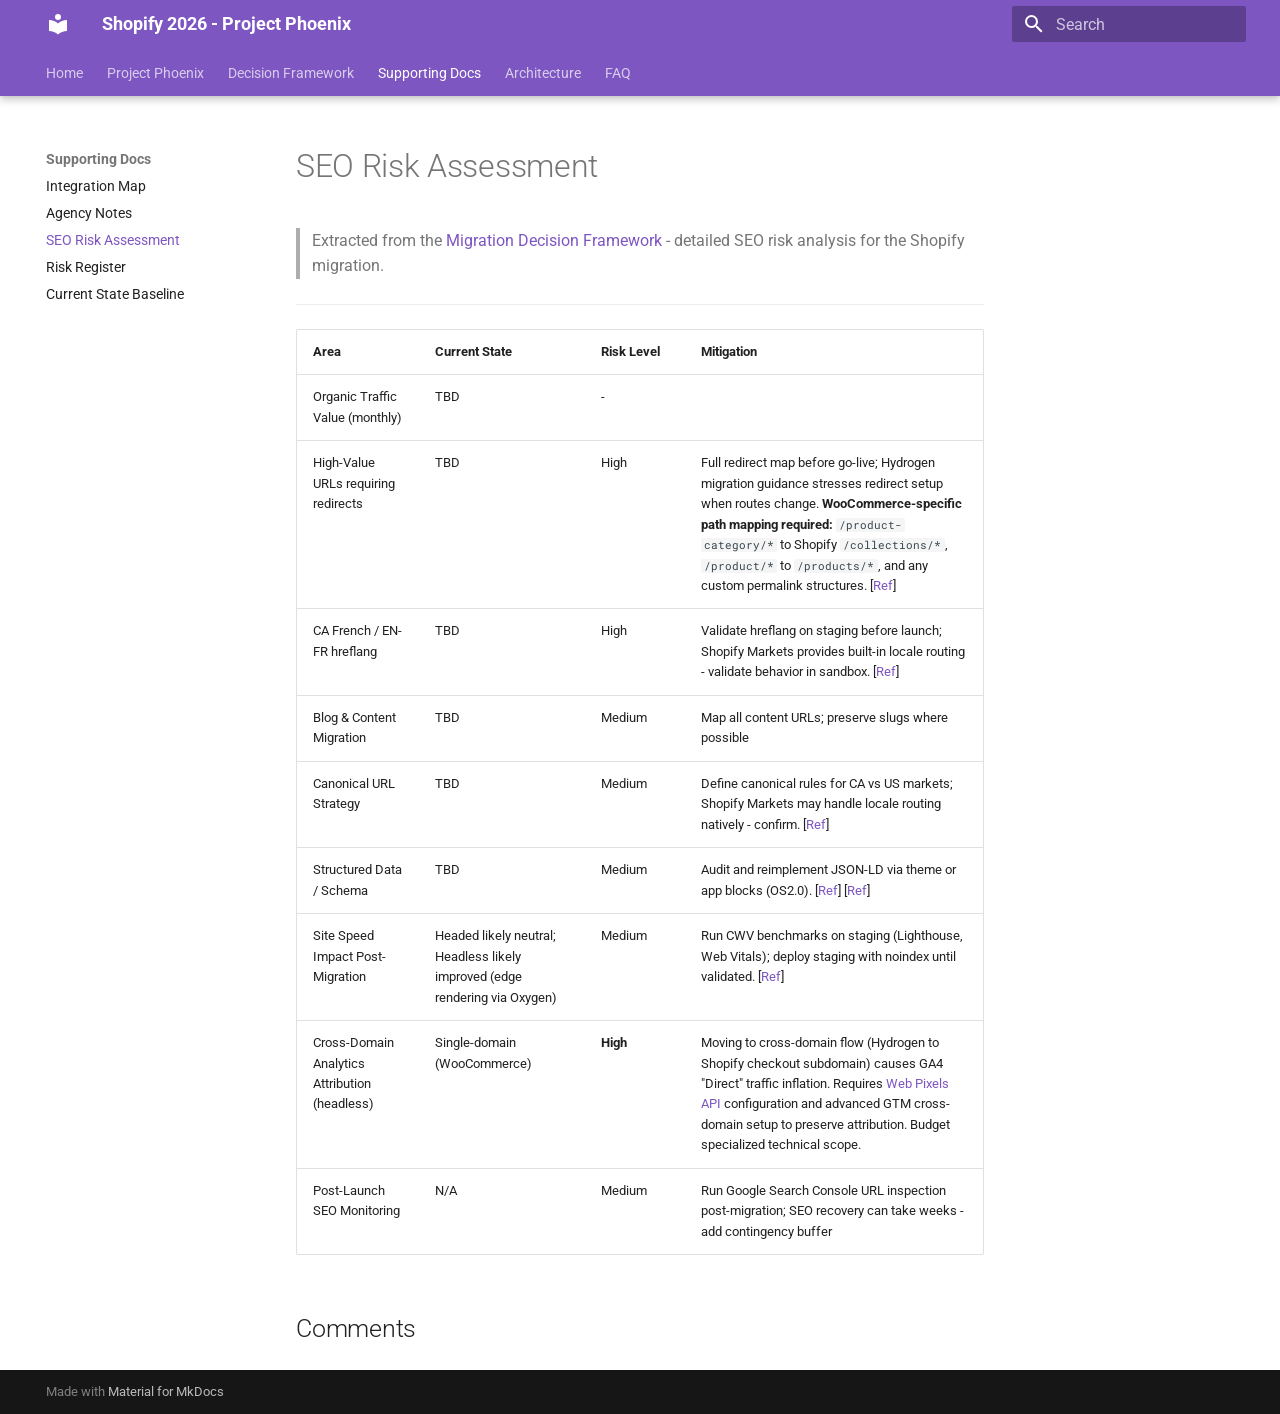
<file: seo-risk-assessment.html>
<!doctype html>
<html lang="en" class="no-js">
  <head>
    
      <meta charset="utf-8">
      <meta name="viewport" content="width=device-width,initial-scale=1">
      
      
      
        <link rel="canonical" href="https://charanbobby.github.io/Shopify2026/seo-risk-assessment.html">
      
      
        <link rel="prev" href="agency-notes.html">
      
      
        <link rel="next" href="risk-register.html">
      
      
        
      
      
      <link rel="icon" href="assets/images/favicon.png">
      <meta name="generator" content="mkdocs-1.6.1, mkdocs-material-9.7.6">
    
    
      
        <title>SEO Risk Assessment - Shopify 2026 - Project Phoenix</title>
      
    
    
      <link rel="stylesheet" href="assets/stylesheets/main.484c7ddc.min.css">
      
        
        <link rel="stylesheet" href="assets/stylesheets/palette.ab4e12ef.min.css">
      
      


    
    
      
    
    
      
        
        
        <link rel="preconnect" href="https://fonts.gstatic.com" crossorigin>
        <link rel="stylesheet" href="https://fonts.googleapis.com/css?family=Roboto:300,300i,400,400i,700,700i%7CRoboto+Mono:400,400i,700,700i&display=fallback">
        <style>:root{--md-text-font:"Roboto";--md-code-font:"Roboto Mono"}</style>
      
    
    
      <link rel="stylesheet" href="stylesheets/extra.css">
    
    <script>__md_scope=new URL(".",location),__md_hash=e=>[...e].reduce(((e,_)=>(e<<5)-e+_.charCodeAt(0)),0),__md_get=(e,_=localStorage,t=__md_scope)=>JSON.parse(_.getItem(t.pathname+"."+e)),__md_set=(e,_,t=localStorage,a=__md_scope)=>{try{t.setItem(a.pathname+"."+e,JSON.stringify(_))}catch(e){}}</script>
    
      

    
    
  </head>
  
  
    
    
    
    
    
    <body dir="ltr" data-md-color-scheme="default" data-md-color-primary="deep-purple" data-md-color-accent="purple">
  
    
    <input class="md-toggle" data-md-toggle="drawer" type="checkbox" id="__drawer" autocomplete="off">
    <input class="md-toggle" data-md-toggle="search" type="checkbox" id="__search" autocomplete="off">
    <label class="md-overlay" for="__drawer"></label>
    <div data-md-component="skip">
      
        
        <a href="#seo-risk-assessment" class="md-skip">
          Skip to content
        </a>
      
    </div>
    <div data-md-component="announce">
      
    </div>
    
    
      

  

<header class="md-header md-header--shadow md-header--lifted" data-md-component="header">
  <nav class="md-header__inner md-grid" aria-label="Header">
    <a href="index.html" title="Shopify 2026 - Project Phoenix" class="md-header__button md-logo" aria-label="Shopify 2026 - Project Phoenix" data-md-component="logo">
      
  
  <svg xmlns="http://www.w3.org/2000/svg" viewBox="0 0 24 24"><path d="M12 8a3 3 0 0 0 3-3 3 3 0 0 0-3-3 3 3 0 0 0-3 3 3 3 0 0 0 3 3m0 3.54C9.64 9.35 6.5 8 3 8v11c3.5 0 6.64 1.35 9 3.54 2.36-2.19 5.5-3.54 9-3.54V8c-3.5 0-6.64 1.35-9 3.54"/></svg>

    </a>
    <label class="md-header__button md-icon" for="__drawer">
      
      <svg xmlns="http://www.w3.org/2000/svg" viewBox="0 0 24 24"><path d="M3 6h18v2H3zm0 5h18v2H3zm0 5h18v2H3z"/></svg>
    </label>
    <div class="md-header__title" data-md-component="header-title">
      <div class="md-header__ellipsis">
        <div class="md-header__topic">
          <span class="md-ellipsis">
            Shopify 2026 - Project Phoenix
          </span>
        </div>
        <div class="md-header__topic" data-md-component="header-topic">
          <span class="md-ellipsis">
            
              SEO Risk Assessment
            
          </span>
        </div>
      </div>
    </div>
    
      
    
    
    
    
      
      
        <label class="md-header__button md-icon" for="__search">
          
          <svg xmlns="http://www.w3.org/2000/svg" viewBox="0 0 24 24"><path d="M9.5 3A6.5 6.5 0 0 1 16 9.5c0 1.61-.59 3.09-1.56 4.23l.27.27h.79l5 5-1.5 1.5-5-5v-.79l-.27-.27A6.52 6.52 0 0 1 9.5 16 6.5 6.5 0 0 1 3 9.5 6.5 6.5 0 0 1 9.5 3m0 2C7 5 5 7 5 9.5S7 14 9.5 14 14 12 14 9.5 12 5 9.5 5"/></svg>
        </label>
        <div class="md-search" data-md-component="search" role="dialog">
  <label class="md-search__overlay" for="__search"></label>
  <div class="md-search__inner" role="search">
    <form class="md-search__form" name="search">
      <input type="text" class="md-search__input" name="query" aria-label="Search" placeholder="Search" autocapitalize="off" autocorrect="off" autocomplete="off" spellcheck="false" data-md-component="search-query" required>
      <label class="md-search__icon md-icon" for="__search">
        
        <svg xmlns="http://www.w3.org/2000/svg" viewBox="0 0 24 24"><path d="M9.5 3A6.5 6.5 0 0 1 16 9.5c0 1.61-.59 3.09-1.56 4.23l.27.27h.79l5 5-1.5 1.5-5-5v-.79l-.27-.27A6.52 6.52 0 0 1 9.5 16 6.5 6.5 0 0 1 3 9.5 6.5 6.5 0 0 1 9.5 3m0 2C7 5 5 7 5 9.5S7 14 9.5 14 14 12 14 9.5 12 5 9.5 5"/></svg>
        
        <svg xmlns="http://www.w3.org/2000/svg" viewBox="0 0 24 24"><path d="M20 11v2H8l5.5 5.5-1.42 1.42L4.16 12l7.92-7.92L13.5 5.5 8 11z"/></svg>
      </label>
      <nav class="md-search__options" aria-label="Search">
        
        <button type="reset" class="md-search__icon md-icon" title="Clear" aria-label="Clear" tabindex="-1">
          
          <svg xmlns="http://www.w3.org/2000/svg" viewBox="0 0 24 24"><path d="M19 6.41 17.59 5 12 10.59 6.41 5 5 6.41 10.59 12 5 17.59 6.41 19 12 13.41 17.59 19 19 17.59 13.41 12z"/></svg>
        </button>
      </nav>
      
    </form>
    <div class="md-search__output">
      <div class="md-search__scrollwrap" tabindex="0" data-md-scrollfix>
        <div class="md-search-result" data-md-component="search-result">
          <div class="md-search-result__meta">
            Initializing search
          </div>
          <ol class="md-search-result__list" role="presentation"></ol>
        </div>
      </div>
    </div>
  </div>
</div>
      
    
    
  </nav>
  
    
      
<nav class="md-tabs" aria-label="Tabs" data-md-component="tabs">
  <div class="md-grid">
    <ul class="md-tabs__list">
      
        
  
  
  
  
    <li class="md-tabs__item">
      <a href="index.html" class="md-tabs__link">
        
  
  
    
  
  Home

      </a>
    </li>
  

      
        
  
  
  
  
    
    
      <li class="md-tabs__item">
        <a href="project-phoenix.html" class="md-tabs__link">
          
  
  
  Project Phoenix

        </a>
      </li>
    
  

      
        
  
  
  
  
    <li class="md-tabs__item">
      <a href="decision-framework.html" class="md-tabs__link">
        
  
  
    
  
  Decision Framework

      </a>
    </li>
  

      
        
  
  
  
    
  
  
    
    
      <li class="md-tabs__item md-tabs__item--active">
        <a href="integration-map.html" class="md-tabs__link">
          
  
  
  Supporting Docs

        </a>
      </li>
    
  

      
        
  
  
  
  
    
    
      <li class="md-tabs__item">
        <a href="current-sns-architecture.html" class="md-tabs__link">
          
  
  
  Architecture

        </a>
      </li>
    
  

      
        
  
  
  
  
    <li class="md-tabs__item">
      <a href="faq.html" class="md-tabs__link">
        
  
  
    
  
  FAQ

      </a>
    </li>
  

      
    </ul>
  </div>
</nav>
    
  
</header>
    
    <div class="md-container" data-md-component="container">
      
      
        
      
      <main class="md-main" data-md-component="main">
        <div class="md-main__inner md-grid">
          
            
              
              <div class="md-sidebar md-sidebar--primary" data-md-component="sidebar" data-md-type="navigation" >
                <div class="md-sidebar__scrollwrap">
                  <div class="md-sidebar__inner">
                    


  


<nav class="md-nav md-nav--primary md-nav--lifted" aria-label="Navigation" data-md-level="0">
  <label class="md-nav__title" for="__drawer">
    <a href="index.html" title="Shopify 2026 - Project Phoenix" class="md-nav__button md-logo" aria-label="Shopify 2026 - Project Phoenix" data-md-component="logo">
      
  
  <svg xmlns="http://www.w3.org/2000/svg" viewBox="0 0 24 24"><path d="M12 8a3 3 0 0 0 3-3 3 3 0 0 0-3-3 3 3 0 0 0-3 3 3 3 0 0 0 3 3m0 3.54C9.64 9.35 6.5 8 3 8v11c3.5 0 6.64 1.35 9 3.54 2.36-2.19 5.5-3.54 9-3.54V8c-3.5 0-6.64 1.35-9 3.54"/></svg>

    </a>
    Shopify 2026 - Project Phoenix
  </label>
  
  <ul class="md-nav__list" data-md-scrollfix>
    
      
      
  
  
  
  
    <li class="md-nav__item">
      <a href="index.html" class="md-nav__link">
        
  
  
  <span class="md-ellipsis">
    
  
    Home
  

    
  </span>
  
  

      </a>
    </li>
  

    
      
      
  
  
  
  
    
    
    
    
      
      
        
      
    
    
    <li class="md-nav__item md-nav__item--nested">
      
        
        
        <input class="md-nav__toggle md-toggle " type="checkbox" id="__nav_2" >
        
          
          <label class="md-nav__link" for="__nav_2" id="__nav_2_label" tabindex="0">
            
  
  
  <span class="md-ellipsis">
    
  
    Project Phoenix
  

    
  </span>
  
  

            <span class="md-nav__icon md-icon"></span>
          </label>
        
        <nav class="md-nav" data-md-level="1" aria-labelledby="__nav_2_label" aria-expanded="false">
          <label class="md-nav__title" for="__nav_2">
            <span class="md-nav__icon md-icon"></span>
            
  
    Project Phoenix
  

          </label>
          <ul class="md-nav__list" data-md-scrollfix>
            
              
                
  
  
  
  
    <li class="md-nav__item">
      <a href="project-phoenix.html" class="md-nav__link">
        
  
  
  <span class="md-ellipsis">
    
  
    Strategic Migration
  

    
  </span>
  
  

      </a>
    </li>
  

              
            
              
                
  
  
  
  
    <li class="md-nav__item">
      <a href="requirements-backlog.html" class="md-nav__link">
        
  
  
  <span class="md-ellipsis">
    
  
    Requirements Backlog
  

    
  </span>
  
  

      </a>
    </li>
  

              
            
          </ul>
        </nav>
      
    </li>
  

    
      
      
  
  
  
  
    <li class="md-nav__item">
      <a href="decision-framework.html" class="md-nav__link">
        
  
  
  <span class="md-ellipsis">
    
  
    Decision Framework
  

    
  </span>
  
  

      </a>
    </li>
  

    
      
      
  
  
    
  
  
  
    
    
    
    
      
        
        
      
      
        
      
    
    
    <li class="md-nav__item md-nav__item--active md-nav__item--section md-nav__item--nested">
      
        
        
        <input class="md-nav__toggle md-toggle " type="checkbox" id="__nav_4" checked>
        
          
          <label class="md-nav__link" for="__nav_4" id="__nav_4_label" tabindex="">
            
  
  
  <span class="md-ellipsis">
    
  
    Supporting Docs
  

    
  </span>
  
  

            <span class="md-nav__icon md-icon"></span>
          </label>
        
        <nav class="md-nav" data-md-level="1" aria-labelledby="__nav_4_label" aria-expanded="true">
          <label class="md-nav__title" for="__nav_4">
            <span class="md-nav__icon md-icon"></span>
            
  
    Supporting Docs
  

          </label>
          <ul class="md-nav__list" data-md-scrollfix>
            
              
                
  
  
  
  
    <li class="md-nav__item">
      <a href="integration-map.html" class="md-nav__link">
        
  
  
  <span class="md-ellipsis">
    
  
    Integration Map
  

    
  </span>
  
  

      </a>
    </li>
  

              
            
              
                
  
  
  
  
    <li class="md-nav__item">
      <a href="agency-notes.html" class="md-nav__link">
        
  
  
  <span class="md-ellipsis">
    
  
    Agency Notes
  

    
  </span>
  
  

      </a>
    </li>
  

              
            
              
                
  
  
    
  
  
  
    <li class="md-nav__item md-nav__item--active">
      
      <input class="md-nav__toggle md-toggle" type="checkbox" id="__toc">
      
      
        
      
      
      <a href="seo-risk-assessment.html" class="md-nav__link md-nav__link--active">
        
  
  
  <span class="md-ellipsis">
    
  
    SEO Risk Assessment
  

    
  </span>
  
  

      </a>
      
    </li>
  

              
            
              
                
  
  
  
  
    <li class="md-nav__item">
      <a href="risk-register.html" class="md-nav__link">
        
  
  
  <span class="md-ellipsis">
    
  
    Risk Register
  

    
  </span>
  
  

      </a>
    </li>
  

              
            
              
                
  
  
  
  
    <li class="md-nav__item">
      <a href="current-state-baseline.html" class="md-nav__link">
        
  
  
  <span class="md-ellipsis">
    
  
    Current State Baseline
  

    
  </span>
  
  

      </a>
    </li>
  

              
            
          </ul>
        </nav>
      
    </li>
  

    
      
      
  
  
  
  
    
    
    
    
      
      
        
      
    
    
    <li class="md-nav__item md-nav__item--nested">
      
        
        
        <input class="md-nav__toggle md-toggle " type="checkbox" id="__nav_5" >
        
          
          <label class="md-nav__link" for="__nav_5" id="__nav_5_label" tabindex="0">
            
  
  
  <span class="md-ellipsis">
    
  
    Architecture
  

    
  </span>
  
  

            <span class="md-nav__icon md-icon"></span>
          </label>
        
        <nav class="md-nav" data-md-level="1" aria-labelledby="__nav_5_label" aria-expanded="false">
          <label class="md-nav__title" for="__nav_5">
            <span class="md-nav__icon md-icon"></span>
            
  
    Architecture
  

          </label>
          <ul class="md-nav__list" data-md-scrollfix>
            
              
                
  
  
  
  
    <li class="md-nav__item">
      <a href="current-sns-architecture.html" class="md-nav__link">
        
  
  
  <span class="md-ellipsis">
    
  
    Current S&S Architecture
  

    
  </span>
  
  

      </a>
    </li>
  

              
            
              
                
  
  
  
  
    <li class="md-nav__item">
      <a href="short-term-strategy.html" class="md-nav__link">
        
  
  
  <span class="md-ellipsis">
    
  
    Short-Term Strategy
  

    
  </span>
  
  

      </a>
    </li>
  

              
            
          </ul>
        </nav>
      
    </li>
  

    
      
      
  
  
  
  
    <li class="md-nav__item">
      <a href="faq.html" class="md-nav__link">
        
  
  
  <span class="md-ellipsis">
    
  
    FAQ
  

    
  </span>
  
  

      </a>
    </li>
  

    
  </ul>
</nav>
                  </div>
                </div>
              </div>
            
            
              
              <div class="md-sidebar md-sidebar--secondary" data-md-component="sidebar" data-md-type="toc" >
                <div class="md-sidebar__scrollwrap">
                  <div class="md-sidebar__inner">
                    

<nav class="md-nav md-nav--secondary" aria-label="Table of contents">
  
  
  
    
  
  
</nav>
                  </div>
                </div>
              </div>
            
          
          
            <div class="md-content" data-md-component="content">
              
              <article class="md-content__inner md-typeset">
                
                  



<h1 id="seo-risk-assessment">SEO Risk Assessment<a class="headerlink" href="#seo-risk-assessment" title="Permanent link">&para;</a></h1>
<blockquote>
<p>Extracted from the <a href="decision-framework.html">Migration Decision Framework</a> - detailed SEO risk analysis for the Shopify migration.</p>
</blockquote>
<hr />
<table>
<thead>
<tr>
<th>Area</th>
<th>Current State</th>
<th>Risk Level</th>
<th>Mitigation</th>
</tr>
</thead>
<tbody>
<tr>
<td>Organic Traffic Value (monthly)</td>
<td>TBD</td>
<td>-</td>
<td></td>
</tr>
<tr>
<td>High-Value URLs requiring redirects</td>
<td>TBD</td>
<td>High</td>
<td>Full redirect map before go-live; Hydrogen migration guidance stresses redirect setup when routes change. <strong>WooCommerce-specific path mapping required:</strong> <code>/product-category/*</code> to Shopify <code>/collections/*</code>, <code>/product/*</code> to <code>/products/*</code>, and any custom permalink structures. [<a href="https://shopify.dev/docs/storefronts/headless/hydrogen/migrate">Ref</a>]</td>
</tr>
<tr>
<td>CA French / EN-FR hreflang</td>
<td>TBD</td>
<td>High</td>
<td>Validate hreflang on staging before launch; Shopify Markets provides built-in locale routing - validate behavior in sandbox. [<a href="https://help.shopify.com/en/manual/markets">Ref</a>]</td>
</tr>
<tr>
<td>Blog &amp; Content Migration</td>
<td>TBD</td>
<td>Medium</td>
<td>Map all content URLs; preserve slugs where possible</td>
</tr>
<tr>
<td>Canonical URL Strategy</td>
<td>TBD</td>
<td>Medium</td>
<td>Define canonical rules for CA vs US markets; Shopify Markets may handle locale routing natively - confirm. [<a href="https://help.shopify.com/en/manual/markets">Ref</a>]</td>
</tr>
<tr>
<td>Structured Data / Schema</td>
<td>TBD</td>
<td>Medium</td>
<td>Audit and reimplement JSON-LD via theme or app blocks (OS2.0). [<a href="https://shopify.dev/docs/storefronts/themes/os20">Ref</a>] [<a href="https://shopify.dev/docs/apps/build/online-store/theme-app-extensions">Ref</a>]</td>
</tr>
<tr>
<td>Site Speed Impact Post-Migration</td>
<td>Headed likely neutral; Headless likely improved (edge rendering via Oxygen)</td>
<td>Medium</td>
<td>Run CWV benchmarks on staging (Lighthouse, Web Vitals); deploy staging with noindex until validated. [<a href="https://shopify.dev/docs/storefronts/headless/hydrogen/migrate">Ref</a>]</td>
</tr>
<tr>
<td>Cross-Domain Analytics Attribution (headless)</td>
<td>Single-domain (WooCommerce)</td>
<td><strong>High</strong></td>
<td>Moving to cross-domain flow (Hydrogen to Shopify checkout subdomain) causes GA4 "Direct" traffic inflation. Requires <a href="https://shopify.dev/docs/api/pixels/customer-events">Web Pixels API</a> configuration and advanced GTM cross-domain setup to preserve attribution. Budget specialized technical scope.</td>
</tr>
<tr>
<td>Post-Launch SEO Monitoring</td>
<td>N/A</td>
<td>Medium</td>
<td>Run Google Search Console URL inspection post-migration; SEO recovery can take weeks - add contingency buffer</td>
</tr>
</tbody>
</table>







  
  





<h2 id="__comments">Comments</h2>
<script src="https://giscus.app/client.js"
        data-repo="charanbobby/Shopify2026"
        data-repo-id="R_kgDORkW7oQ"
        data-category="Q&A"
        data-category-id="DIC_kwDORkW7oc4C4LSl"
        data-mapping="pathname"
        data-strict="0"
        data-reactions-enabled="1"
        data-emit-metadata="0"
        data-input-position="bottom"
        data-theme="preferred_color_scheme"
        data-lang="en"
        crossorigin="anonymous"
        async>
</script>
                
              </article>
            </div>
          
          
<script>var target=document.getElementById(location.hash.slice(1));target&&target.name&&(target.checked=target.name.startsWith("__tabbed_"))</script>
        </div>
        
          <button type="button" class="md-top md-icon" data-md-component="top" hidden>
  
  <svg xmlns="http://www.w3.org/2000/svg" viewBox="0 0 24 24"><path d="M13 20h-2V8l-5.5 5.5-1.42-1.42L12 4.16l7.92 7.92-1.42 1.42L13 8z"/></svg>
  Back to top
</button>
        
      </main>
      
        <footer class="md-footer">
  
  <div class="md-footer-meta md-typeset">
    <div class="md-footer-meta__inner md-grid">
      <div class="md-copyright">
  
  
    Made with
    <a href="https://squidfunk.github.io/mkdocs-material/" target="_blank" rel="noopener">
      Material for MkDocs
    </a>
  
</div>
      
    </div>
  </div>
</footer>
      
    </div>
    <div class="md-dialog" data-md-component="dialog">
      <div class="md-dialog__inner md-typeset"></div>
    </div>
    
      <div class="md-progress" data-md-component="progress" role="progressbar"></div>
    
    
    
      
      
      <script id="__config" type="application/json">{"annotate": null, "base": ".", "features": ["navigation.tabs", "navigation.tabs.sticky", "navigation.top", "navigation.sections", "navigation.instant", "navigation.instant.progress", "search.highlight"], "search": "assets/javascripts/workers/search.2c215733.min.js", "tags": null, "translations": {"clipboard.copied": "Copied to clipboard", "clipboard.copy": "Copy to clipboard", "search.result.more.one": "1 more on this page", "search.result.more.other": "# more on this page", "search.result.none": "No matching documents", "search.result.one": "1 matching document", "search.result.other": "# matching documents", "search.result.placeholder": "Type to start searching", "search.result.term.missing": "Missing", "select.version": "Select version"}, "version": null}</script>
    
    
      <script src="assets/javascripts/bundle.79ae519e.min.js"></script>
      
    
  </body>
</html>
</file>
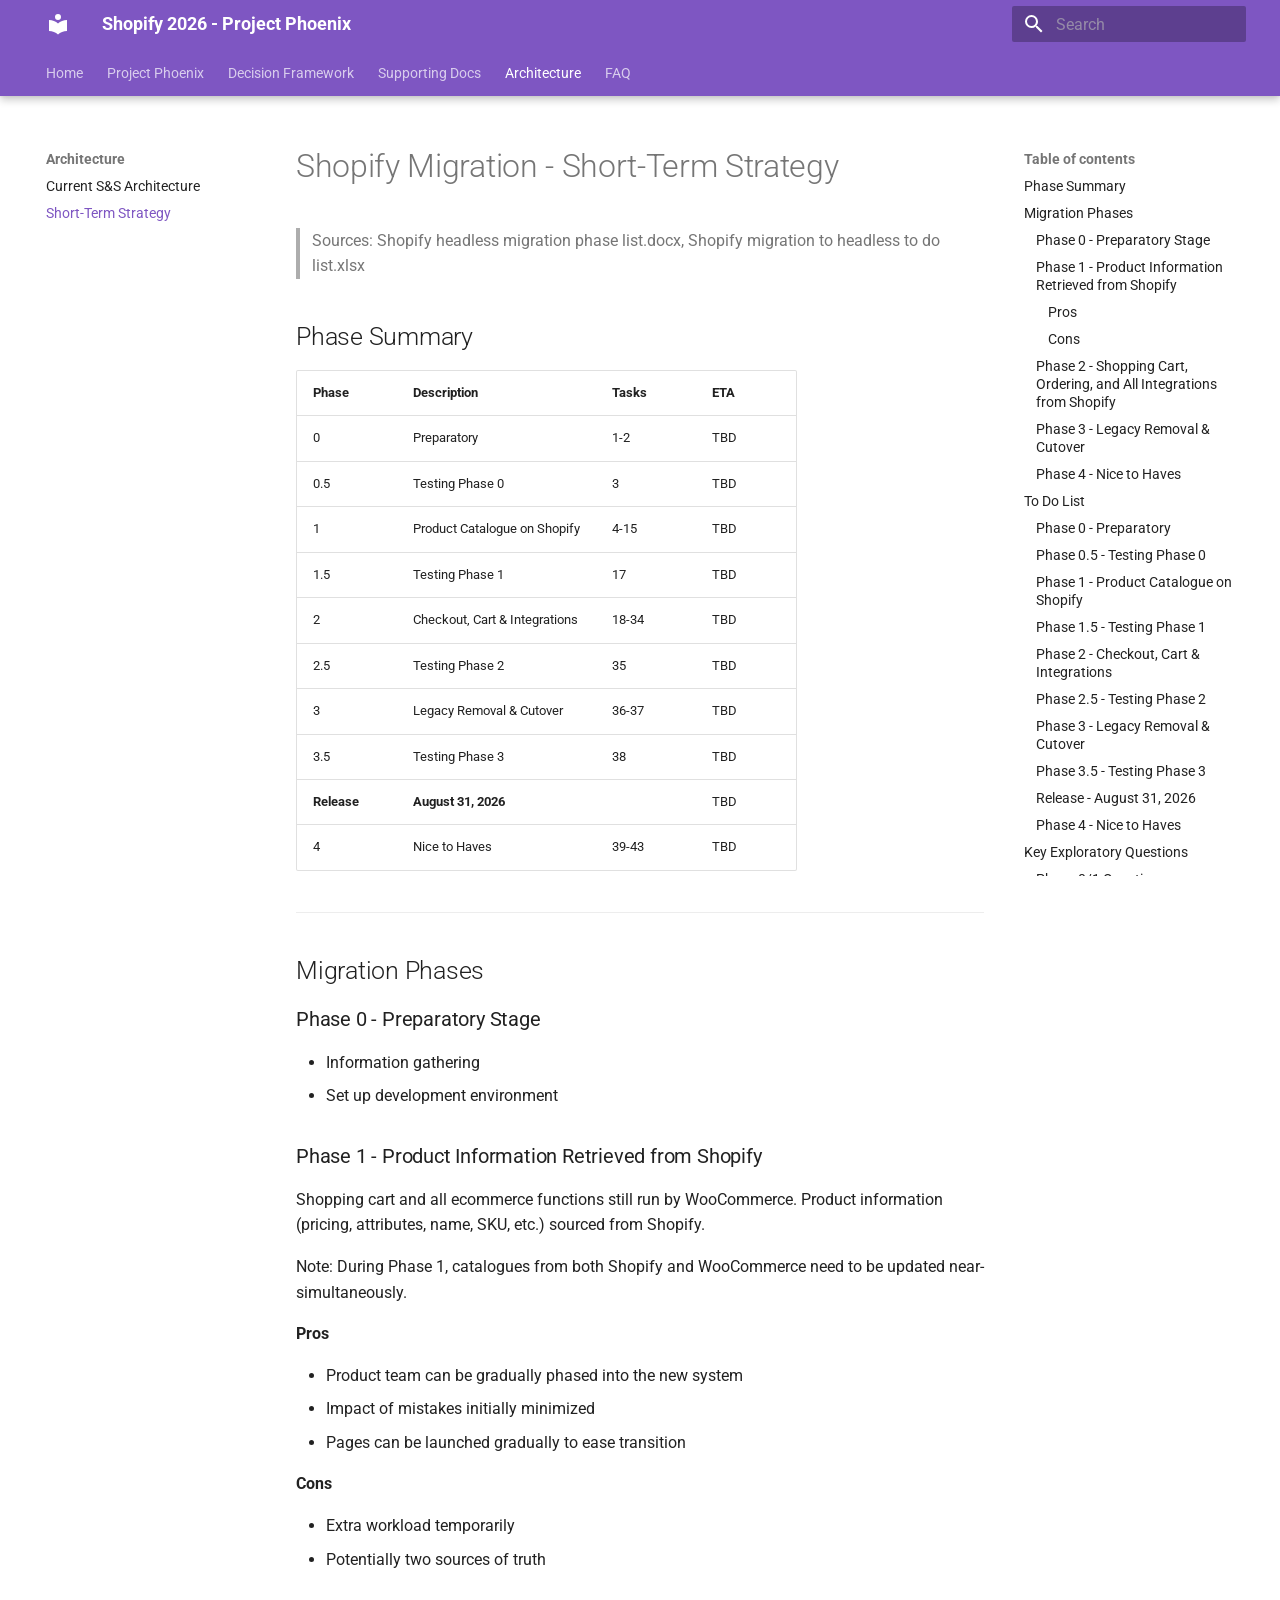
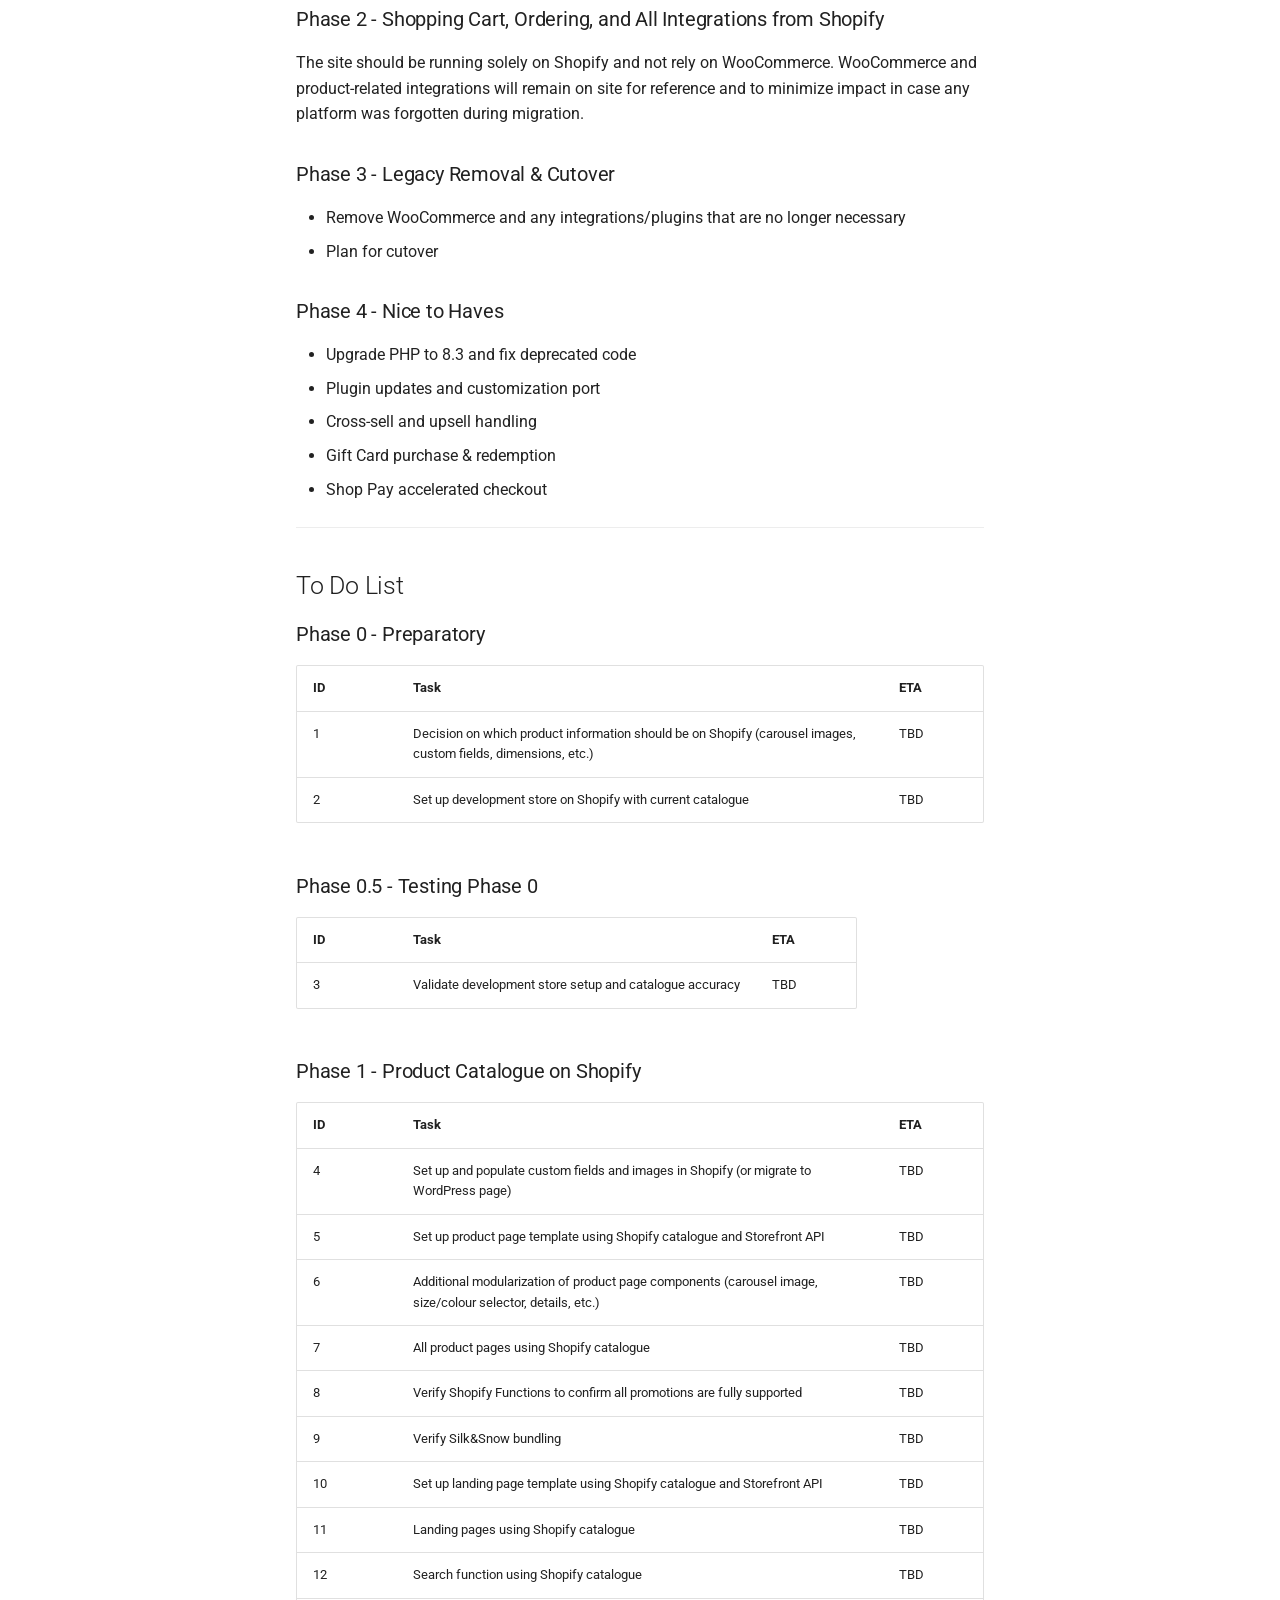
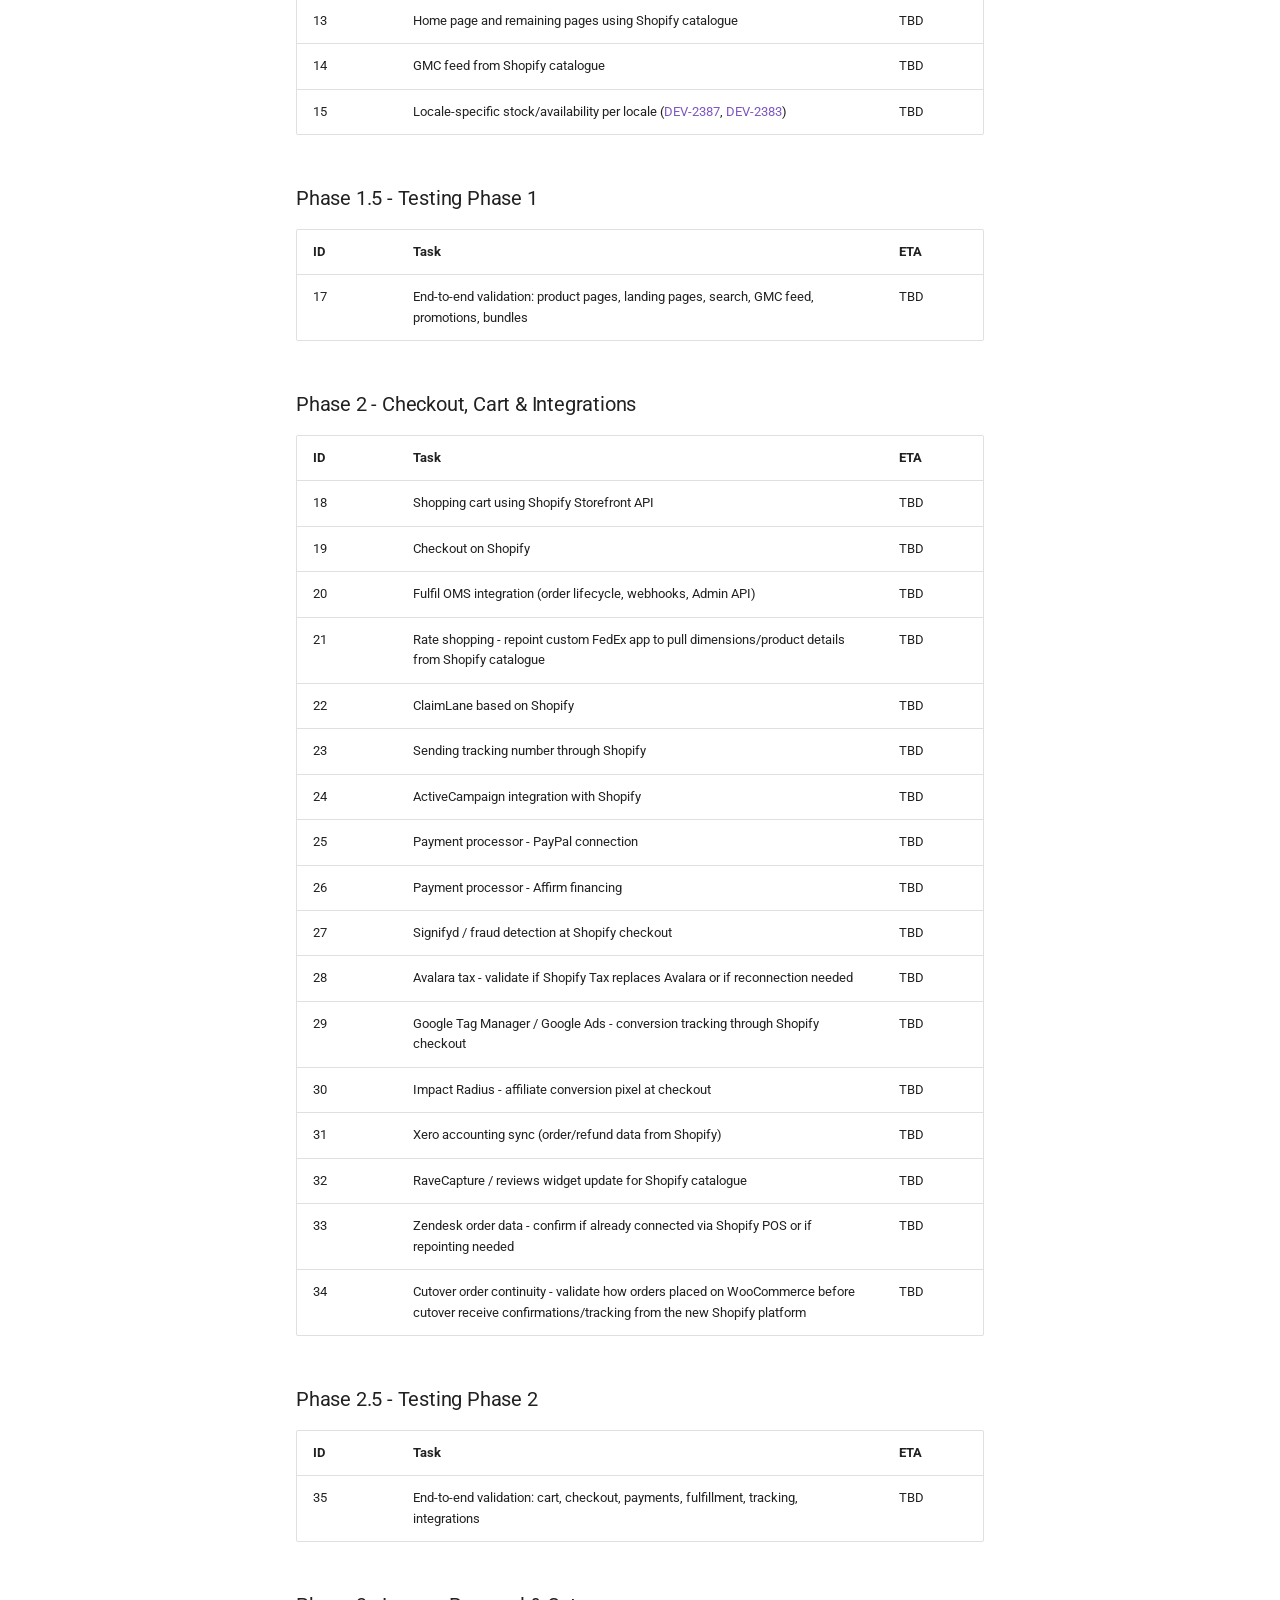
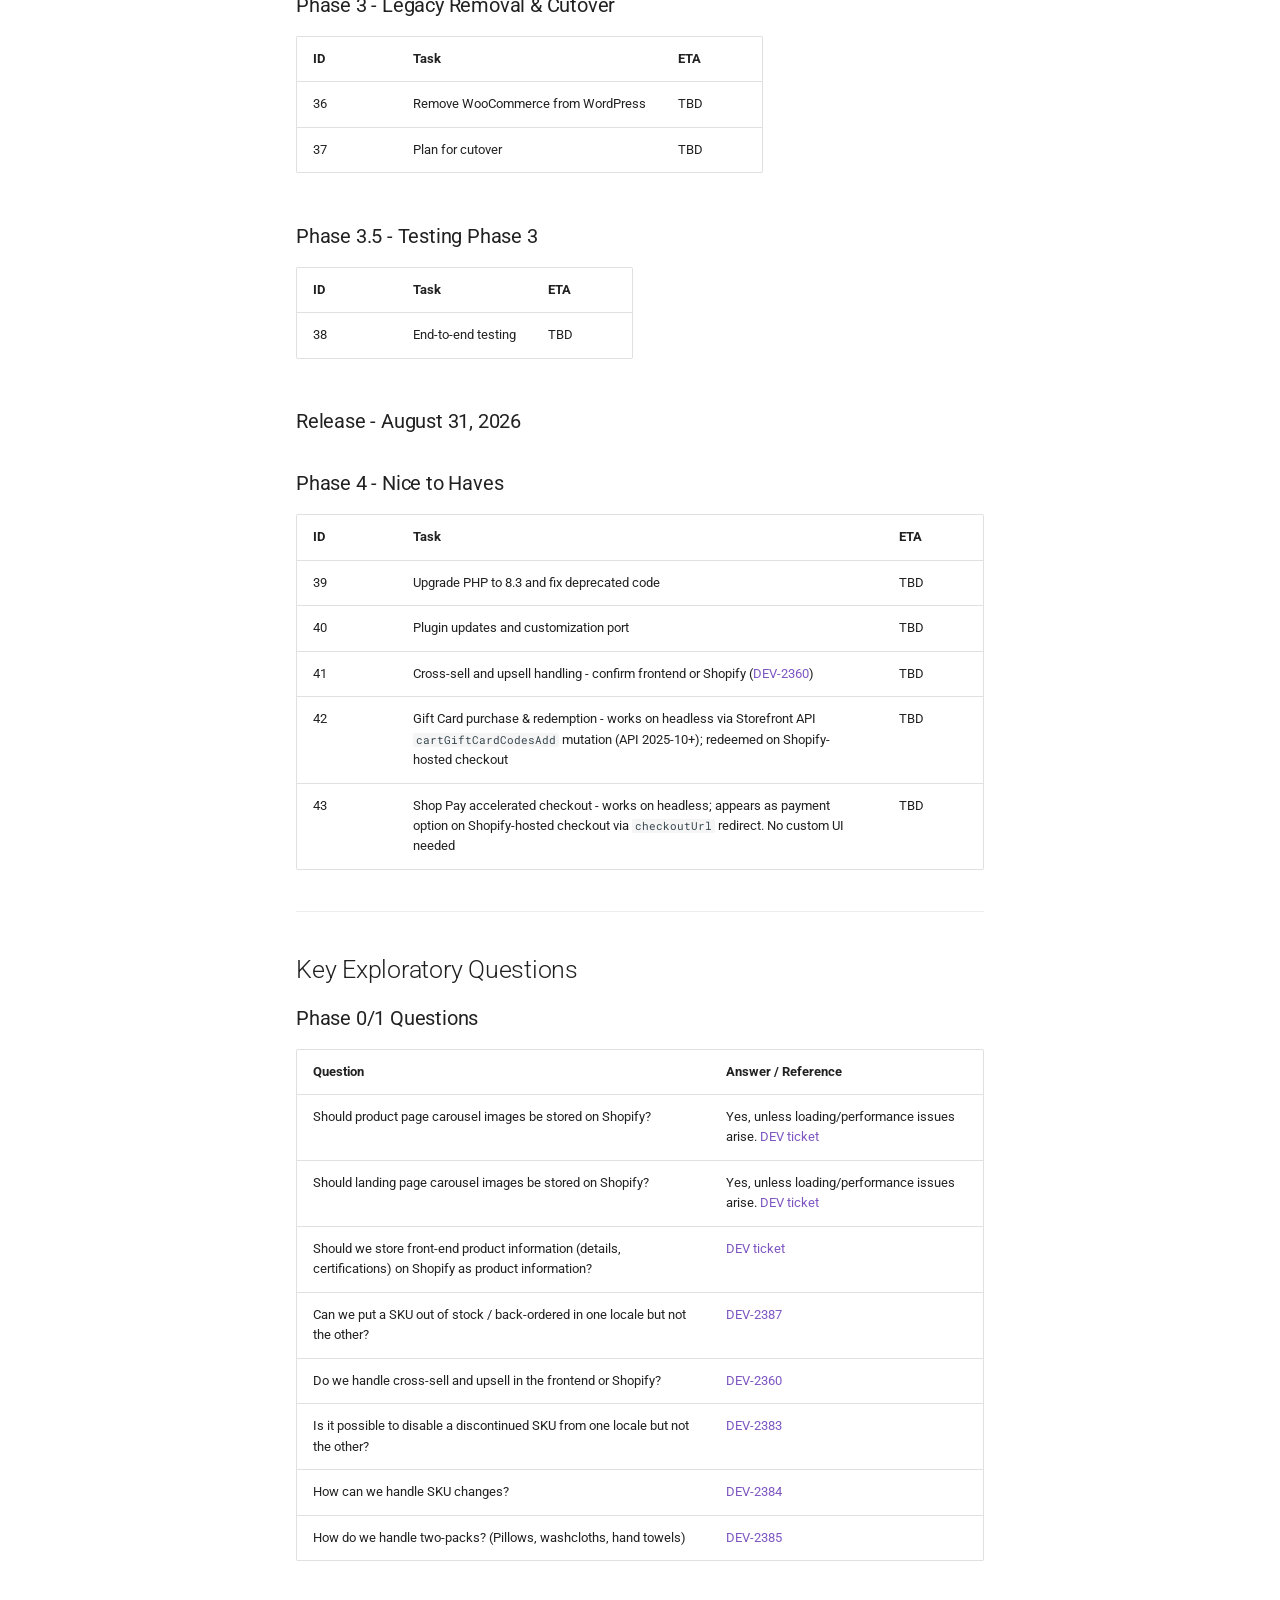
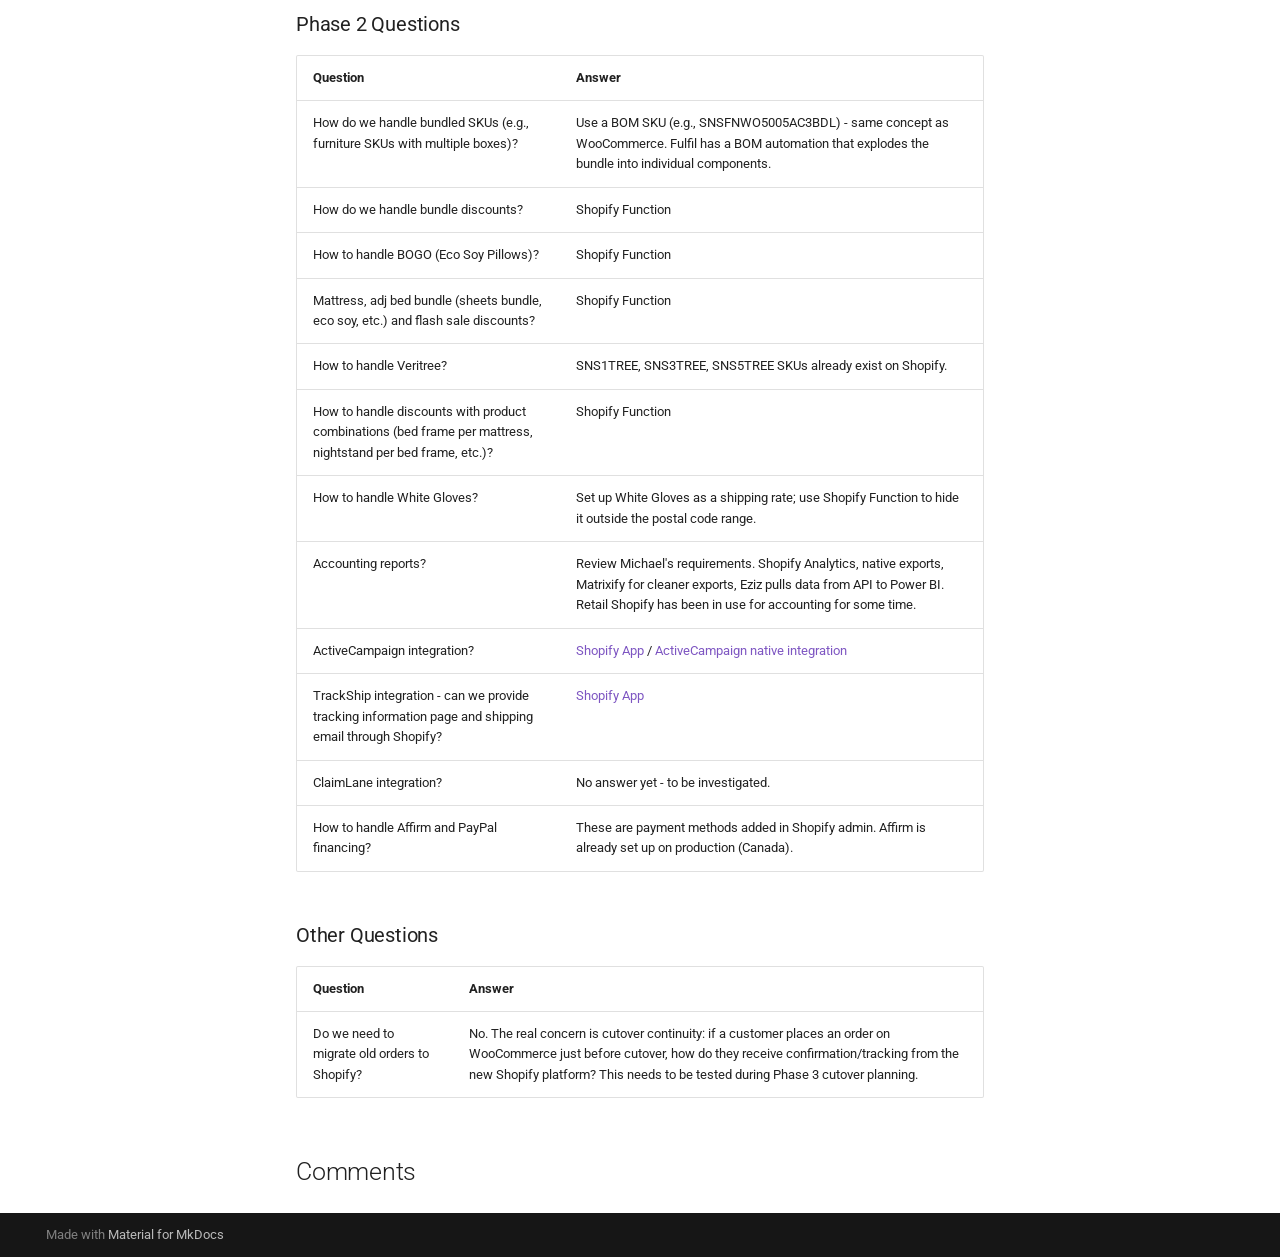
<file: short-term-strategy.html>
<!doctype html>
<html lang="en" class="no-js">
  <head>
    
      <meta charset="utf-8">
      <meta name="viewport" content="width=device-width,initial-scale=1">
      
      
      
        <link rel="canonical" href="https://charanbobby.github.io/Shopify2026/short-term-strategy.html">
      
      
        <link rel="prev" href="current-sns-architecture.html">
      
      
        <link rel="next" href="faq.html">
      
      
        
      
      
      <link rel="icon" href="assets/images/favicon.png">
      <meta name="generator" content="mkdocs-1.6.1, mkdocs-material-9.7.6">
    
    
      
        <title>Short-Term Strategy - Shopify 2026 - Project Phoenix</title>
      
    
    
      <link rel="stylesheet" href="assets/stylesheets/main.484c7ddc.min.css">
      
        
        <link rel="stylesheet" href="assets/stylesheets/palette.ab4e12ef.min.css">
      
      


    
    
      
    
    
      
        
        
        <link rel="preconnect" href="https://fonts.gstatic.com" crossorigin>
        <link rel="stylesheet" href="https://fonts.googleapis.com/css?family=Roboto:300,300i,400,400i,700,700i%7CRoboto+Mono:400,400i,700,700i&display=fallback">
        <style>:root{--md-text-font:"Roboto";--md-code-font:"Roboto Mono"}</style>
      
    
    
      <link rel="stylesheet" href="stylesheets/extra.css">
    
    <script>__md_scope=new URL(".",location),__md_hash=e=>[...e].reduce(((e,_)=>(e<<5)-e+_.charCodeAt(0)),0),__md_get=(e,_=localStorage,t=__md_scope)=>JSON.parse(_.getItem(t.pathname+"."+e)),__md_set=(e,_,t=localStorage,a=__md_scope)=>{try{t.setItem(a.pathname+"."+e,JSON.stringify(_))}catch(e){}}</script>
    
      

    
    
  </head>
  
  
    
    
    
    
    
    <body dir="ltr" data-md-color-scheme="default" data-md-color-primary="deep-purple" data-md-color-accent="purple">
  
    
    <input class="md-toggle" data-md-toggle="drawer" type="checkbox" id="__drawer" autocomplete="off">
    <input class="md-toggle" data-md-toggle="search" type="checkbox" id="__search" autocomplete="off">
    <label class="md-overlay" for="__drawer"></label>
    <div data-md-component="skip">
      
        
        <a href="#shopify-migration-short-term-strategy" class="md-skip">
          Skip to content
        </a>
      
    </div>
    <div data-md-component="announce">
      
    </div>
    
    
      

  

<header class="md-header md-header--shadow md-header--lifted" data-md-component="header">
  <nav class="md-header__inner md-grid" aria-label="Header">
    <a href="index.html" title="Shopify 2026 - Project Phoenix" class="md-header__button md-logo" aria-label="Shopify 2026 - Project Phoenix" data-md-component="logo">
      
  
  <svg xmlns="http://www.w3.org/2000/svg" viewBox="0 0 24 24"><path d="M12 8a3 3 0 0 0 3-3 3 3 0 0 0-3-3 3 3 0 0 0-3 3 3 3 0 0 0 3 3m0 3.54C9.64 9.35 6.5 8 3 8v11c3.5 0 6.64 1.35 9 3.54 2.36-2.19 5.5-3.54 9-3.54V8c-3.5 0-6.64 1.35-9 3.54"/></svg>

    </a>
    <label class="md-header__button md-icon" for="__drawer">
      
      <svg xmlns="http://www.w3.org/2000/svg" viewBox="0 0 24 24"><path d="M3 6h18v2H3zm0 5h18v2H3zm0 5h18v2H3z"/></svg>
    </label>
    <div class="md-header__title" data-md-component="header-title">
      <div class="md-header__ellipsis">
        <div class="md-header__topic">
          <span class="md-ellipsis">
            Shopify 2026 - Project Phoenix
          </span>
        </div>
        <div class="md-header__topic" data-md-component="header-topic">
          <span class="md-ellipsis">
            
              Short-Term Strategy
            
          </span>
        </div>
      </div>
    </div>
    
      
    
    
    
    
      
      
        <label class="md-header__button md-icon" for="__search">
          
          <svg xmlns="http://www.w3.org/2000/svg" viewBox="0 0 24 24"><path d="M9.5 3A6.5 6.5 0 0 1 16 9.5c0 1.61-.59 3.09-1.56 4.23l.27.27h.79l5 5-1.5 1.5-5-5v-.79l-.27-.27A6.52 6.52 0 0 1 9.5 16 6.5 6.5 0 0 1 3 9.5 6.5 6.5 0 0 1 9.5 3m0 2C7 5 5 7 5 9.5S7 14 9.5 14 14 12 14 9.5 12 5 9.5 5"/></svg>
        </label>
        <div class="md-search" data-md-component="search" role="dialog">
  <label class="md-search__overlay" for="__search"></label>
  <div class="md-search__inner" role="search">
    <form class="md-search__form" name="search">
      <input type="text" class="md-search__input" name="query" aria-label="Search" placeholder="Search" autocapitalize="off" autocorrect="off" autocomplete="off" spellcheck="false" data-md-component="search-query" required>
      <label class="md-search__icon md-icon" for="__search">
        
        <svg xmlns="http://www.w3.org/2000/svg" viewBox="0 0 24 24"><path d="M9.5 3A6.5 6.5 0 0 1 16 9.5c0 1.61-.59 3.09-1.56 4.23l.27.27h.79l5 5-1.5 1.5-5-5v-.79l-.27-.27A6.52 6.52 0 0 1 9.5 16 6.5 6.5 0 0 1 3 9.5 6.5 6.5 0 0 1 9.5 3m0 2C7 5 5 7 5 9.5S7 14 9.5 14 14 12 14 9.5 12 5 9.5 5"/></svg>
        
        <svg xmlns="http://www.w3.org/2000/svg" viewBox="0 0 24 24"><path d="M20 11v2H8l5.5 5.5-1.42 1.42L4.16 12l7.92-7.92L13.5 5.5 8 11z"/></svg>
      </label>
      <nav class="md-search__options" aria-label="Search">
        
        <button type="reset" class="md-search__icon md-icon" title="Clear" aria-label="Clear" tabindex="-1">
          
          <svg xmlns="http://www.w3.org/2000/svg" viewBox="0 0 24 24"><path d="M19 6.41 17.59 5 12 10.59 6.41 5 5 6.41 10.59 12 5 17.59 6.41 19 12 13.41 17.59 19 19 17.59 13.41 12z"/></svg>
        </button>
      </nav>
      
    </form>
    <div class="md-search__output">
      <div class="md-search__scrollwrap" tabindex="0" data-md-scrollfix>
        <div class="md-search-result" data-md-component="search-result">
          <div class="md-search-result__meta">
            Initializing search
          </div>
          <ol class="md-search-result__list" role="presentation"></ol>
        </div>
      </div>
    </div>
  </div>
</div>
      
    
    
  </nav>
  
    
      
<nav class="md-tabs" aria-label="Tabs" data-md-component="tabs">
  <div class="md-grid">
    <ul class="md-tabs__list">
      
        
  
  
  
  
    <li class="md-tabs__item">
      <a href="index.html" class="md-tabs__link">
        
  
  
    
  
  Home

      </a>
    </li>
  

      
        
  
  
  
  
    
    
      <li class="md-tabs__item">
        <a href="project-phoenix.html" class="md-tabs__link">
          
  
  
  Project Phoenix

        </a>
      </li>
    
  

      
        
  
  
  
  
    <li class="md-tabs__item">
      <a href="decision-framework.html" class="md-tabs__link">
        
  
  
    
  
  Decision Framework

      </a>
    </li>
  

      
        
  
  
  
  
    
    
      <li class="md-tabs__item">
        <a href="integration-map.html" class="md-tabs__link">
          
  
  
  Supporting Docs

        </a>
      </li>
    
  

      
        
  
  
  
    
  
  
    
    
      <li class="md-tabs__item md-tabs__item--active">
        <a href="current-sns-architecture.html" class="md-tabs__link">
          
  
  
  Architecture

        </a>
      </li>
    
  

      
        
  
  
  
  
    <li class="md-tabs__item">
      <a href="faq.html" class="md-tabs__link">
        
  
  
    
  
  FAQ

      </a>
    </li>
  

      
    </ul>
  </div>
</nav>
    
  
</header>
    
    <div class="md-container" data-md-component="container">
      
      
        
      
      <main class="md-main" data-md-component="main">
        <div class="md-main__inner md-grid">
          
            
              
              <div class="md-sidebar md-sidebar--primary" data-md-component="sidebar" data-md-type="navigation" >
                <div class="md-sidebar__scrollwrap">
                  <div class="md-sidebar__inner">
                    


  


<nav class="md-nav md-nav--primary md-nav--lifted" aria-label="Navigation" data-md-level="0">
  <label class="md-nav__title" for="__drawer">
    <a href="index.html" title="Shopify 2026 - Project Phoenix" class="md-nav__button md-logo" aria-label="Shopify 2026 - Project Phoenix" data-md-component="logo">
      
  
  <svg xmlns="http://www.w3.org/2000/svg" viewBox="0 0 24 24"><path d="M12 8a3 3 0 0 0 3-3 3 3 0 0 0-3-3 3 3 0 0 0-3 3 3 3 0 0 0 3 3m0 3.54C9.64 9.35 6.5 8 3 8v11c3.5 0 6.64 1.35 9 3.54 2.36-2.19 5.5-3.54 9-3.54V8c-3.5 0-6.64 1.35-9 3.54"/></svg>

    </a>
    Shopify 2026 - Project Phoenix
  </label>
  
  <ul class="md-nav__list" data-md-scrollfix>
    
      
      
  
  
  
  
    <li class="md-nav__item">
      <a href="index.html" class="md-nav__link">
        
  
  
  <span class="md-ellipsis">
    
  
    Home
  

    
  </span>
  
  

      </a>
    </li>
  

    
      
      
  
  
  
  
    
    
    
    
      
      
        
      
    
    
    <li class="md-nav__item md-nav__item--nested">
      
        
        
        <input class="md-nav__toggle md-toggle " type="checkbox" id="__nav_2" >
        
          
          <label class="md-nav__link" for="__nav_2" id="__nav_2_label" tabindex="0">
            
  
  
  <span class="md-ellipsis">
    
  
    Project Phoenix
  

    
  </span>
  
  

            <span class="md-nav__icon md-icon"></span>
          </label>
        
        <nav class="md-nav" data-md-level="1" aria-labelledby="__nav_2_label" aria-expanded="false">
          <label class="md-nav__title" for="__nav_2">
            <span class="md-nav__icon md-icon"></span>
            
  
    Project Phoenix
  

          </label>
          <ul class="md-nav__list" data-md-scrollfix>
            
              
                
  
  
  
  
    <li class="md-nav__item">
      <a href="project-phoenix.html" class="md-nav__link">
        
  
  
  <span class="md-ellipsis">
    
  
    Strategic Migration
  

    
  </span>
  
  

      </a>
    </li>
  

              
            
              
                
  
  
  
  
    <li class="md-nav__item">
      <a href="requirements-backlog.html" class="md-nav__link">
        
  
  
  <span class="md-ellipsis">
    
  
    Requirements Backlog
  

    
  </span>
  
  

      </a>
    </li>
  

              
            
          </ul>
        </nav>
      
    </li>
  

    
      
      
  
  
  
  
    <li class="md-nav__item">
      <a href="decision-framework.html" class="md-nav__link">
        
  
  
  <span class="md-ellipsis">
    
  
    Decision Framework
  

    
  </span>
  
  

      </a>
    </li>
  

    
      
      
  
  
  
  
    
    
    
    
      
      
        
      
    
    
    <li class="md-nav__item md-nav__item--nested">
      
        
        
        <input class="md-nav__toggle md-toggle " type="checkbox" id="__nav_4" >
        
          
          <label class="md-nav__link" for="__nav_4" id="__nav_4_label" tabindex="0">
            
  
  
  <span class="md-ellipsis">
    
  
    Supporting Docs
  

    
  </span>
  
  

            <span class="md-nav__icon md-icon"></span>
          </label>
        
        <nav class="md-nav" data-md-level="1" aria-labelledby="__nav_4_label" aria-expanded="false">
          <label class="md-nav__title" for="__nav_4">
            <span class="md-nav__icon md-icon"></span>
            
  
    Supporting Docs
  

          </label>
          <ul class="md-nav__list" data-md-scrollfix>
            
              
                
  
  
  
  
    <li class="md-nav__item">
      <a href="integration-map.html" class="md-nav__link">
        
  
  
  <span class="md-ellipsis">
    
  
    Integration Map
  

    
  </span>
  
  

      </a>
    </li>
  

              
            
              
                
  
  
  
  
    <li class="md-nav__item">
      <a href="agency-notes.html" class="md-nav__link">
        
  
  
  <span class="md-ellipsis">
    
  
    Agency Notes
  

    
  </span>
  
  

      </a>
    </li>
  

              
            
              
                
  
  
  
  
    <li class="md-nav__item">
      <a href="seo-risk-assessment.html" class="md-nav__link">
        
  
  
  <span class="md-ellipsis">
    
  
    SEO Risk Assessment
  

    
  </span>
  
  

      </a>
    </li>
  

              
            
              
                
  
  
  
  
    <li class="md-nav__item">
      <a href="risk-register.html" class="md-nav__link">
        
  
  
  <span class="md-ellipsis">
    
  
    Risk Register
  

    
  </span>
  
  

      </a>
    </li>
  

              
            
              
                
  
  
  
  
    <li class="md-nav__item">
      <a href="current-state-baseline.html" class="md-nav__link">
        
  
  
  <span class="md-ellipsis">
    
  
    Current State Baseline
  

    
  </span>
  
  

      </a>
    </li>
  

              
            
          </ul>
        </nav>
      
    </li>
  

    
      
      
  
  
    
  
  
  
    
    
    
    
      
        
        
      
      
        
      
    
    
    <li class="md-nav__item md-nav__item--active md-nav__item--section md-nav__item--nested">
      
        
        
        <input class="md-nav__toggle md-toggle " type="checkbox" id="__nav_5" checked>
        
          
          <label class="md-nav__link" for="__nav_5" id="__nav_5_label" tabindex="">
            
  
  
  <span class="md-ellipsis">
    
  
    Architecture
  

    
  </span>
  
  

            <span class="md-nav__icon md-icon"></span>
          </label>
        
        <nav class="md-nav" data-md-level="1" aria-labelledby="__nav_5_label" aria-expanded="true">
          <label class="md-nav__title" for="__nav_5">
            <span class="md-nav__icon md-icon"></span>
            
  
    Architecture
  

          </label>
          <ul class="md-nav__list" data-md-scrollfix>
            
              
                
  
  
  
  
    <li class="md-nav__item">
      <a href="current-sns-architecture.html" class="md-nav__link">
        
  
  
  <span class="md-ellipsis">
    
  
    Current S&S Architecture
  

    
  </span>
  
  

      </a>
    </li>
  

              
            
              
                
  
  
    
  
  
  
    <li class="md-nav__item md-nav__item--active">
      
      <input class="md-nav__toggle md-toggle" type="checkbox" id="__toc">
      
      
        
      
      
        <label class="md-nav__link md-nav__link--active" for="__toc">
          
  
  
  <span class="md-ellipsis">
    
  
    Short-Term Strategy
  

    
  </span>
  
  

          <span class="md-nav__icon md-icon"></span>
        </label>
      
      <a href="short-term-strategy.html" class="md-nav__link md-nav__link--active">
        
  
  
  <span class="md-ellipsis">
    
  
    Short-Term Strategy
  

    
  </span>
  
  

      </a>
      
        

<nav class="md-nav md-nav--secondary" aria-label="Table of contents">
  
  
  
    
  
  
    <label class="md-nav__title" for="__toc">
      <span class="md-nav__icon md-icon"></span>
      Table of contents
    </label>
    <ul class="md-nav__list" data-md-component="toc" data-md-scrollfix>
      
        <li class="md-nav__item">
  <a href="#phase-summary" class="md-nav__link">
    <span class="md-ellipsis">
      
        Phase Summary
      
    </span>
  </a>
  
</li>
      
        <li class="md-nav__item">
  <a href="#migration-phases" class="md-nav__link">
    <span class="md-ellipsis">
      
        Migration Phases
      
    </span>
  </a>
  
    <nav class="md-nav" aria-label="Migration Phases">
      <ul class="md-nav__list">
        
          <li class="md-nav__item">
  <a href="#phase-0-preparatory-stage" class="md-nav__link">
    <span class="md-ellipsis">
      
        Phase 0 - Preparatory Stage
      
    </span>
  </a>
  
</li>
        
          <li class="md-nav__item">
  <a href="#phase-1-product-information-retrieved-from-shopify" class="md-nav__link">
    <span class="md-ellipsis">
      
        Phase 1 - Product Information Retrieved from Shopify
      
    </span>
  </a>
  
    <nav class="md-nav" aria-label="Phase 1 - Product Information Retrieved from Shopify">
      <ul class="md-nav__list">
        
          <li class="md-nav__item">
  <a href="#pros" class="md-nav__link">
    <span class="md-ellipsis">
      
        Pros
      
    </span>
  </a>
  
</li>
        
          <li class="md-nav__item">
  <a href="#cons" class="md-nav__link">
    <span class="md-ellipsis">
      
        Cons
      
    </span>
  </a>
  
</li>
        
      </ul>
    </nav>
  
</li>
        
          <li class="md-nav__item">
  <a href="#phase-2-shopping-cart-ordering-and-all-integrations-from-shopify" class="md-nav__link">
    <span class="md-ellipsis">
      
        Phase 2 - Shopping Cart, Ordering, and All Integrations from Shopify
      
    </span>
  </a>
  
</li>
        
          <li class="md-nav__item">
  <a href="#phase-3-legacy-removal-cutover" class="md-nav__link">
    <span class="md-ellipsis">
      
        Phase 3 - Legacy Removal &amp; Cutover
      
    </span>
  </a>
  
</li>
        
          <li class="md-nav__item">
  <a href="#phase-4-nice-to-haves" class="md-nav__link">
    <span class="md-ellipsis">
      
        Phase 4 - Nice to Haves
      
    </span>
  </a>
  
</li>
        
      </ul>
    </nav>
  
</li>
      
        <li class="md-nav__item">
  <a href="#to-do-list" class="md-nav__link">
    <span class="md-ellipsis">
      
        To Do List
      
    </span>
  </a>
  
    <nav class="md-nav" aria-label="To Do List">
      <ul class="md-nav__list">
        
          <li class="md-nav__item">
  <a href="#phase-0-preparatory" class="md-nav__link">
    <span class="md-ellipsis">
      
        Phase 0 - Preparatory
      
    </span>
  </a>
  
</li>
        
          <li class="md-nav__item">
  <a href="#phase-05-testing-phase-0" class="md-nav__link">
    <span class="md-ellipsis">
      
        Phase 0.5 - Testing Phase 0
      
    </span>
  </a>
  
</li>
        
          <li class="md-nav__item">
  <a href="#phase-1-product-catalogue-on-shopify" class="md-nav__link">
    <span class="md-ellipsis">
      
        Phase 1 - Product Catalogue on Shopify
      
    </span>
  </a>
  
</li>
        
          <li class="md-nav__item">
  <a href="#phase-15-testing-phase-1" class="md-nav__link">
    <span class="md-ellipsis">
      
        Phase 1.5 - Testing Phase 1
      
    </span>
  </a>
  
</li>
        
          <li class="md-nav__item">
  <a href="#phase-2-checkout-cart-integrations" class="md-nav__link">
    <span class="md-ellipsis">
      
        Phase 2 - Checkout, Cart &amp; Integrations
      
    </span>
  </a>
  
</li>
        
          <li class="md-nav__item">
  <a href="#phase-25-testing-phase-2" class="md-nav__link">
    <span class="md-ellipsis">
      
        Phase 2.5 - Testing Phase 2
      
    </span>
  </a>
  
</li>
        
          <li class="md-nav__item">
  <a href="#phase-3-legacy-removal-cutover_1" class="md-nav__link">
    <span class="md-ellipsis">
      
        Phase 3 - Legacy Removal &amp; Cutover
      
    </span>
  </a>
  
</li>
        
          <li class="md-nav__item">
  <a href="#phase-35-testing-phase-3" class="md-nav__link">
    <span class="md-ellipsis">
      
        Phase 3.5 - Testing Phase 3
      
    </span>
  </a>
  
</li>
        
          <li class="md-nav__item">
  <a href="#release-august-31-2026" class="md-nav__link">
    <span class="md-ellipsis">
      
        Release - August 31, 2026
      
    </span>
  </a>
  
</li>
        
          <li class="md-nav__item">
  <a href="#phase-4-nice-to-haves_1" class="md-nav__link">
    <span class="md-ellipsis">
      
        Phase 4 - Nice to Haves
      
    </span>
  </a>
  
</li>
        
      </ul>
    </nav>
  
</li>
      
        <li class="md-nav__item">
  <a href="#key-exploratory-questions" class="md-nav__link">
    <span class="md-ellipsis">
      
        Key Exploratory Questions
      
    </span>
  </a>
  
    <nav class="md-nav" aria-label="Key Exploratory Questions">
      <ul class="md-nav__list">
        
          <li class="md-nav__item">
  <a href="#phase-01-questions" class="md-nav__link">
    <span class="md-ellipsis">
      
        Phase 0/1 Questions
      
    </span>
  </a>
  
</li>
        
          <li class="md-nav__item">
  <a href="#phase-2-questions" class="md-nav__link">
    <span class="md-ellipsis">
      
        Phase 2 Questions
      
    </span>
  </a>
  
</li>
        
          <li class="md-nav__item">
  <a href="#other-questions" class="md-nav__link">
    <span class="md-ellipsis">
      
        Other Questions
      
    </span>
  </a>
  
</li>
        
      </ul>
    </nav>
  
</li>
      
    </ul>
  
</nav>
      
    </li>
  

              
            
          </ul>
        </nav>
      
    </li>
  

    
      
      
  
  
  
  
    <li class="md-nav__item">
      <a href="faq.html" class="md-nav__link">
        
  
  
  <span class="md-ellipsis">
    
  
    FAQ
  

    
  </span>
  
  

      </a>
    </li>
  

    
  </ul>
</nav>
                  </div>
                </div>
              </div>
            
            
              
              <div class="md-sidebar md-sidebar--secondary" data-md-component="sidebar" data-md-type="toc" >
                <div class="md-sidebar__scrollwrap">
                  <div class="md-sidebar__inner">
                    

<nav class="md-nav md-nav--secondary" aria-label="Table of contents">
  
  
  
    
  
  
    <label class="md-nav__title" for="__toc">
      <span class="md-nav__icon md-icon"></span>
      Table of contents
    </label>
    <ul class="md-nav__list" data-md-component="toc" data-md-scrollfix>
      
        <li class="md-nav__item">
  <a href="#phase-summary" class="md-nav__link">
    <span class="md-ellipsis">
      
        Phase Summary
      
    </span>
  </a>
  
</li>
      
        <li class="md-nav__item">
  <a href="#migration-phases" class="md-nav__link">
    <span class="md-ellipsis">
      
        Migration Phases
      
    </span>
  </a>
  
    <nav class="md-nav" aria-label="Migration Phases">
      <ul class="md-nav__list">
        
          <li class="md-nav__item">
  <a href="#phase-0-preparatory-stage" class="md-nav__link">
    <span class="md-ellipsis">
      
        Phase 0 - Preparatory Stage
      
    </span>
  </a>
  
</li>
        
          <li class="md-nav__item">
  <a href="#phase-1-product-information-retrieved-from-shopify" class="md-nav__link">
    <span class="md-ellipsis">
      
        Phase 1 - Product Information Retrieved from Shopify
      
    </span>
  </a>
  
    <nav class="md-nav" aria-label="Phase 1 - Product Information Retrieved from Shopify">
      <ul class="md-nav__list">
        
          <li class="md-nav__item">
  <a href="#pros" class="md-nav__link">
    <span class="md-ellipsis">
      
        Pros
      
    </span>
  </a>
  
</li>
        
          <li class="md-nav__item">
  <a href="#cons" class="md-nav__link">
    <span class="md-ellipsis">
      
        Cons
      
    </span>
  </a>
  
</li>
        
      </ul>
    </nav>
  
</li>
        
          <li class="md-nav__item">
  <a href="#phase-2-shopping-cart-ordering-and-all-integrations-from-shopify" class="md-nav__link">
    <span class="md-ellipsis">
      
        Phase 2 - Shopping Cart, Ordering, and All Integrations from Shopify
      
    </span>
  </a>
  
</li>
        
          <li class="md-nav__item">
  <a href="#phase-3-legacy-removal-cutover" class="md-nav__link">
    <span class="md-ellipsis">
      
        Phase 3 - Legacy Removal &amp; Cutover
      
    </span>
  </a>
  
</li>
        
          <li class="md-nav__item">
  <a href="#phase-4-nice-to-haves" class="md-nav__link">
    <span class="md-ellipsis">
      
        Phase 4 - Nice to Haves
      
    </span>
  </a>
  
</li>
        
      </ul>
    </nav>
  
</li>
      
        <li class="md-nav__item">
  <a href="#to-do-list" class="md-nav__link">
    <span class="md-ellipsis">
      
        To Do List
      
    </span>
  </a>
  
    <nav class="md-nav" aria-label="To Do List">
      <ul class="md-nav__list">
        
          <li class="md-nav__item">
  <a href="#phase-0-preparatory" class="md-nav__link">
    <span class="md-ellipsis">
      
        Phase 0 - Preparatory
      
    </span>
  </a>
  
</li>
        
          <li class="md-nav__item">
  <a href="#phase-05-testing-phase-0" class="md-nav__link">
    <span class="md-ellipsis">
      
        Phase 0.5 - Testing Phase 0
      
    </span>
  </a>
  
</li>
        
          <li class="md-nav__item">
  <a href="#phase-1-product-catalogue-on-shopify" class="md-nav__link">
    <span class="md-ellipsis">
      
        Phase 1 - Product Catalogue on Shopify
      
    </span>
  </a>
  
</li>
        
          <li class="md-nav__item">
  <a href="#phase-15-testing-phase-1" class="md-nav__link">
    <span class="md-ellipsis">
      
        Phase 1.5 - Testing Phase 1
      
    </span>
  </a>
  
</li>
        
          <li class="md-nav__item">
  <a href="#phase-2-checkout-cart-integrations" class="md-nav__link">
    <span class="md-ellipsis">
      
        Phase 2 - Checkout, Cart &amp; Integrations
      
    </span>
  </a>
  
</li>
        
          <li class="md-nav__item">
  <a href="#phase-25-testing-phase-2" class="md-nav__link">
    <span class="md-ellipsis">
      
        Phase 2.5 - Testing Phase 2
      
    </span>
  </a>
  
</li>
        
          <li class="md-nav__item">
  <a href="#phase-3-legacy-removal-cutover_1" class="md-nav__link">
    <span class="md-ellipsis">
      
        Phase 3 - Legacy Removal &amp; Cutover
      
    </span>
  </a>
  
</li>
        
          <li class="md-nav__item">
  <a href="#phase-35-testing-phase-3" class="md-nav__link">
    <span class="md-ellipsis">
      
        Phase 3.5 - Testing Phase 3
      
    </span>
  </a>
  
</li>
        
          <li class="md-nav__item">
  <a href="#release-august-31-2026" class="md-nav__link">
    <span class="md-ellipsis">
      
        Release - August 31, 2026
      
    </span>
  </a>
  
</li>
        
          <li class="md-nav__item">
  <a href="#phase-4-nice-to-haves_1" class="md-nav__link">
    <span class="md-ellipsis">
      
        Phase 4 - Nice to Haves
      
    </span>
  </a>
  
</li>
        
      </ul>
    </nav>
  
</li>
      
        <li class="md-nav__item">
  <a href="#key-exploratory-questions" class="md-nav__link">
    <span class="md-ellipsis">
      
        Key Exploratory Questions
      
    </span>
  </a>
  
    <nav class="md-nav" aria-label="Key Exploratory Questions">
      <ul class="md-nav__list">
        
          <li class="md-nav__item">
  <a href="#phase-01-questions" class="md-nav__link">
    <span class="md-ellipsis">
      
        Phase 0/1 Questions
      
    </span>
  </a>
  
</li>
        
          <li class="md-nav__item">
  <a href="#phase-2-questions" class="md-nav__link">
    <span class="md-ellipsis">
      
        Phase 2 Questions
      
    </span>
  </a>
  
</li>
        
          <li class="md-nav__item">
  <a href="#other-questions" class="md-nav__link">
    <span class="md-ellipsis">
      
        Other Questions
      
    </span>
  </a>
  
</li>
        
      </ul>
    </nav>
  
</li>
      
    </ul>
  
</nav>
                  </div>
                </div>
              </div>
            
          
          
            <div class="md-content" data-md-component="content">
              
              <article class="md-content__inner md-typeset">
                
                  



<h1 id="shopify-migration-short-term-strategy">Shopify Migration - Short-Term Strategy<a class="headerlink" href="#shopify-migration-short-term-strategy" title="Permanent link">&para;</a></h1>
<blockquote>
<p>Sources: Shopify headless migration phase list.docx, Shopify migration to headless to do list.xlsx</p>
</blockquote>
<h2 id="phase-summary">Phase Summary<a class="headerlink" href="#phase-summary" title="Permanent link">&para;</a></h2>
<table>
<thead>
<tr>
<th>Phase</th>
<th>Description</th>
<th>Tasks</th>
<th>ETA</th>
</tr>
</thead>
<tbody>
<tr>
<td>0</td>
<td>Preparatory</td>
<td>1-2</td>
<td>TBD</td>
</tr>
<tr>
<td>0.5</td>
<td>Testing Phase 0</td>
<td>3</td>
<td>TBD</td>
</tr>
<tr>
<td>1</td>
<td>Product Catalogue on Shopify</td>
<td>4-15</td>
<td>TBD</td>
</tr>
<tr>
<td>1.5</td>
<td>Testing Phase 1</td>
<td>17</td>
<td>TBD</td>
</tr>
<tr>
<td>2</td>
<td>Checkout, Cart &amp; Integrations</td>
<td>18-34</td>
<td>TBD</td>
</tr>
<tr>
<td>2.5</td>
<td>Testing Phase 2</td>
<td>35</td>
<td>TBD</td>
</tr>
<tr>
<td>3</td>
<td>Legacy Removal &amp; Cutover</td>
<td>36-37</td>
<td>TBD</td>
</tr>
<tr>
<td>3.5</td>
<td>Testing Phase 3</td>
<td>38</td>
<td>TBD</td>
</tr>
<tr>
<td><strong>Release</strong></td>
<td><strong>August 31, 2026</strong></td>
<td></td>
<td>TBD</td>
</tr>
<tr>
<td>4</td>
<td>Nice to Haves</td>
<td>39-43</td>
<td>TBD</td>
</tr>
</tbody>
</table>
<hr />
<h2 id="migration-phases">Migration Phases<a class="headerlink" href="#migration-phases" title="Permanent link">&para;</a></h2>
<h3 id="phase-0-preparatory-stage">Phase 0 - Preparatory Stage<a class="headerlink" href="#phase-0-preparatory-stage" title="Permanent link">&para;</a></h3>
<ul>
<li>Information gathering</li>
<li>Set up development environment</li>
</ul>
<h3 id="phase-1-product-information-retrieved-from-shopify">Phase 1 - Product Information Retrieved from Shopify<a class="headerlink" href="#phase-1-product-information-retrieved-from-shopify" title="Permanent link">&para;</a></h3>
<p>Shopping cart and all ecommerce functions still run by WooCommerce. Product information (pricing, attributes, name, SKU, etc.) sourced from Shopify.</p>
<p>Note: During Phase 1, catalogues from both Shopify and WooCommerce need to be updated near-simultaneously.</p>
<h4 id="pros">Pros<a class="headerlink" href="#pros" title="Permanent link">&para;</a></h4>
<ul>
<li>Product team can be gradually phased into the new system</li>
<li>Impact of mistakes initially minimized</li>
<li>Pages can be launched gradually to ease transition</li>
</ul>
<h4 id="cons">Cons<a class="headerlink" href="#cons" title="Permanent link">&para;</a></h4>
<ul>
<li>Extra workload temporarily</li>
<li>Potentially two sources of truth</li>
</ul>
<h3 id="phase-2-shopping-cart-ordering-and-all-integrations-from-shopify">Phase 2 - Shopping Cart, Ordering, and All Integrations from Shopify<a class="headerlink" href="#phase-2-shopping-cart-ordering-and-all-integrations-from-shopify" title="Permanent link">&para;</a></h3>
<p>The site should be running solely on Shopify and not rely on WooCommerce. WooCommerce and product-related integrations will remain on site for reference and to minimize impact in case any platform was forgotten during migration.</p>
<h3 id="phase-3-legacy-removal-cutover">Phase 3 - Legacy Removal &amp; Cutover<a class="headerlink" href="#phase-3-legacy-removal-cutover" title="Permanent link">&para;</a></h3>
<ul>
<li>Remove WooCommerce and any integrations/plugins that are no longer necessary</li>
<li>Plan for cutover</li>
</ul>
<h3 id="phase-4-nice-to-haves">Phase 4 - Nice to Haves<a class="headerlink" href="#phase-4-nice-to-haves" title="Permanent link">&para;</a></h3>
<ul>
<li>Upgrade PHP to 8.3 and fix deprecated code</li>
<li>Plugin updates and customization port</li>
<li>Cross-sell and upsell handling</li>
<li>Gift Card purchase &amp; redemption</li>
<li>Shop Pay accelerated checkout</li>
</ul>
<hr />
<h2 id="to-do-list">To Do List<a class="headerlink" href="#to-do-list" title="Permanent link">&para;</a></h2>
<h3 id="phase-0-preparatory">Phase 0 - Preparatory<a class="headerlink" href="#phase-0-preparatory" title="Permanent link">&para;</a></h3>
<table>
<thead>
<tr>
<th>ID</th>
<th>Task</th>
<th>ETA</th>
</tr>
</thead>
<tbody>
<tr>
<td>1</td>
<td>Decision on which product information should be on Shopify (carousel images, custom fields, dimensions, etc.)</td>
<td>TBD</td>
</tr>
<tr>
<td>2</td>
<td>Set up development store on Shopify with current catalogue</td>
<td>TBD</td>
</tr>
</tbody>
</table>
<h3 id="phase-05-testing-phase-0">Phase 0.5 - Testing Phase 0<a class="headerlink" href="#phase-05-testing-phase-0" title="Permanent link">&para;</a></h3>
<table>
<thead>
<tr>
<th>ID</th>
<th>Task</th>
<th>ETA</th>
</tr>
</thead>
<tbody>
<tr>
<td>3</td>
<td>Validate development store setup and catalogue accuracy</td>
<td>TBD</td>
</tr>
</tbody>
</table>
<h3 id="phase-1-product-catalogue-on-shopify">Phase 1 - Product Catalogue on Shopify<a class="headerlink" href="#phase-1-product-catalogue-on-shopify" title="Permanent link">&para;</a></h3>
<table>
<thead>
<tr>
<th>ID</th>
<th>Task</th>
<th>ETA</th>
</tr>
</thead>
<tbody>
<tr>
<td>4</td>
<td>Set up and populate custom fields and images in Shopify (or migrate to WordPress page)</td>
<td>TBD</td>
</tr>
<tr>
<td>5</td>
<td>Set up product page template using Shopify catalogue and Storefront API</td>
<td>TBD</td>
</tr>
<tr>
<td>6</td>
<td>Additional modularization of product page components (carousel image, size/colour selector, details, etc.)</td>
<td>TBD</td>
</tr>
<tr>
<td>7</td>
<td>All product pages using Shopify catalogue</td>
<td>TBD</td>
</tr>
<tr>
<td>8</td>
<td>Verify Shopify Functions to confirm all promotions are fully supported</td>
<td>TBD</td>
</tr>
<tr>
<td>9</td>
<td>Verify Silk&amp;Snow bundling</td>
<td>TBD</td>
</tr>
<tr>
<td>10</td>
<td>Set up landing page template using Shopify catalogue and Storefront API</td>
<td>TBD</td>
</tr>
<tr>
<td>11</td>
<td>Landing pages using Shopify catalogue</td>
<td>TBD</td>
</tr>
<tr>
<td>12</td>
<td>Search function using Shopify catalogue</td>
<td>TBD</td>
</tr>
<tr>
<td>13</td>
<td>Home page and remaining pages using Shopify catalogue</td>
<td>TBD</td>
</tr>
<tr>
<td>14</td>
<td>GMC feed from Shopify catalogue</td>
<td>TBD</td>
</tr>
<tr>
<td>15</td>
<td>Locale-specific stock/availability per locale (<a href="https://app.clickup.com/t/9014235134/DEV-2387">DEV-2387</a>, <a href="https://app.clickup.com/t/9014235134/DEV-2383">DEV-2383</a>)</td>
<td>TBD</td>
</tr>
</tbody>
</table>
<h3 id="phase-15-testing-phase-1">Phase 1.5 - Testing Phase 1<a class="headerlink" href="#phase-15-testing-phase-1" title="Permanent link">&para;</a></h3>
<table>
<thead>
<tr>
<th>ID</th>
<th>Task</th>
<th>ETA</th>
</tr>
</thead>
<tbody>
<tr>
<td>17</td>
<td>End-to-end validation: product pages, landing pages, search, GMC feed, promotions, bundles</td>
<td>TBD</td>
</tr>
</tbody>
</table>
<h3 id="phase-2-checkout-cart-integrations">Phase 2 - Checkout, Cart &amp; Integrations<a class="headerlink" href="#phase-2-checkout-cart-integrations" title="Permanent link">&para;</a></h3>
<table>
<thead>
<tr>
<th>ID</th>
<th>Task</th>
<th>ETA</th>
</tr>
</thead>
<tbody>
<tr>
<td>18</td>
<td>Shopping cart using Shopify Storefront API</td>
<td>TBD</td>
</tr>
<tr>
<td>19</td>
<td>Checkout on Shopify</td>
<td>TBD</td>
</tr>
<tr>
<td>20</td>
<td>Fulfil OMS integration (order lifecycle, webhooks, Admin API)</td>
<td>TBD</td>
</tr>
<tr>
<td>21</td>
<td>Rate shopping - repoint custom FedEx app to pull dimensions/product details from Shopify catalogue</td>
<td>TBD</td>
</tr>
<tr>
<td>22</td>
<td>ClaimLane based on Shopify</td>
<td>TBD</td>
</tr>
<tr>
<td>23</td>
<td>Sending tracking number through Shopify</td>
<td>TBD</td>
</tr>
<tr>
<td>24</td>
<td>ActiveCampaign integration with Shopify</td>
<td>TBD</td>
</tr>
<tr>
<td>25</td>
<td>Payment processor - PayPal connection</td>
<td>TBD</td>
</tr>
<tr>
<td>26</td>
<td>Payment processor - Affirm financing</td>
<td>TBD</td>
</tr>
<tr>
<td>27</td>
<td>Signifyd / fraud detection at Shopify checkout</td>
<td>TBD</td>
</tr>
<tr>
<td>28</td>
<td>Avalara tax - validate if Shopify Tax replaces Avalara or if reconnection needed</td>
<td>TBD</td>
</tr>
<tr>
<td>29</td>
<td>Google Tag Manager / Google Ads - conversion tracking through Shopify checkout</td>
<td>TBD</td>
</tr>
<tr>
<td>30</td>
<td>Impact Radius - affiliate conversion pixel at checkout</td>
<td>TBD</td>
</tr>
<tr>
<td>31</td>
<td>Xero accounting sync (order/refund data from Shopify)</td>
<td>TBD</td>
</tr>
<tr>
<td>32</td>
<td>RaveCapture / reviews widget update for Shopify catalogue</td>
<td>TBD</td>
</tr>
<tr>
<td>33</td>
<td>Zendesk order data - confirm if already connected via Shopify POS or if repointing needed</td>
<td>TBD</td>
</tr>
<tr>
<td>34</td>
<td>Cutover order continuity - validate how orders placed on WooCommerce before cutover receive confirmations/tracking from the new Shopify platform</td>
<td>TBD</td>
</tr>
</tbody>
</table>
<h3 id="phase-25-testing-phase-2">Phase 2.5 - Testing Phase 2<a class="headerlink" href="#phase-25-testing-phase-2" title="Permanent link">&para;</a></h3>
<table>
<thead>
<tr>
<th>ID</th>
<th>Task</th>
<th>ETA</th>
</tr>
</thead>
<tbody>
<tr>
<td>35</td>
<td>End-to-end validation: cart, checkout, payments, fulfillment, tracking, integrations</td>
<td>TBD</td>
</tr>
</tbody>
</table>
<h3 id="phase-3-legacy-removal-cutover_1">Phase 3 - Legacy Removal &amp; Cutover<a class="headerlink" href="#phase-3-legacy-removal-cutover_1" title="Permanent link">&para;</a></h3>
<table>
<thead>
<tr>
<th>ID</th>
<th>Task</th>
<th>ETA</th>
</tr>
</thead>
<tbody>
<tr>
<td>36</td>
<td>Remove WooCommerce from WordPress</td>
<td>TBD</td>
</tr>
<tr>
<td>37</td>
<td>Plan for cutover</td>
<td>TBD</td>
</tr>
</tbody>
</table>
<h3 id="phase-35-testing-phase-3">Phase 3.5 - Testing Phase 3<a class="headerlink" href="#phase-35-testing-phase-3" title="Permanent link">&para;</a></h3>
<table>
<thead>
<tr>
<th>ID</th>
<th>Task</th>
<th>ETA</th>
</tr>
</thead>
<tbody>
<tr>
<td>38</td>
<td>End-to-end testing</td>
<td>TBD</td>
</tr>
</tbody>
</table>
<h3 id="release-august-31-2026">Release - August 31, 2026<a class="headerlink" href="#release-august-31-2026" title="Permanent link">&para;</a></h3>
<h3 id="phase-4-nice-to-haves_1">Phase 4 - Nice to Haves<a class="headerlink" href="#phase-4-nice-to-haves_1" title="Permanent link">&para;</a></h3>
<table>
<thead>
<tr>
<th>ID</th>
<th>Task</th>
<th>ETA</th>
</tr>
</thead>
<tbody>
<tr>
<td>39</td>
<td>Upgrade PHP to 8.3 and fix deprecated code</td>
<td>TBD</td>
</tr>
<tr>
<td>40</td>
<td>Plugin updates and customization port</td>
<td>TBD</td>
</tr>
<tr>
<td>41</td>
<td>Cross-sell and upsell handling - confirm frontend or Shopify (<a href="https://app.clickup.com/t/9014235134/DEV-2360">DEV-2360</a>)</td>
<td>TBD</td>
</tr>
<tr>
<td>42</td>
<td>Gift Card purchase &amp; redemption - works on headless via Storefront API <code>cartGiftCardCodesAdd</code> mutation (API 2025-10+); redeemed on Shopify-hosted checkout</td>
<td>TBD</td>
</tr>
<tr>
<td>43</td>
<td>Shop Pay accelerated checkout - works on headless; appears as payment option on Shopify-hosted checkout via <code>checkoutUrl</code> redirect. No custom UI needed</td>
<td>TBD</td>
</tr>
</tbody>
</table>
<hr />
<h2 id="key-exploratory-questions">Key Exploratory Questions<a class="headerlink" href="#key-exploratory-questions" title="Permanent link">&para;</a></h2>
<h3 id="phase-01-questions">Phase 0/1 Questions<a class="headerlink" href="#phase-01-questions" title="Permanent link">&para;</a></h3>
<table>
<thead>
<tr>
<th>Question</th>
<th>Answer / Reference</th>
</tr>
</thead>
<tbody>
<tr>
<td>Should product page carousel images be stored on Shopify?</td>
<td>Yes, unless loading/performance issues arise. <a href="https://app.clickup.com/t/86b8fehhb">DEV ticket</a></td>
</tr>
<tr>
<td>Should landing page carousel images be stored on Shopify?</td>
<td>Yes, unless loading/performance issues arise. <a href="https://app.clickup.com/t/86b8fehhb">DEV ticket</a></td>
</tr>
<tr>
<td>Should we store front-end product information (details, certifications) on Shopify as product information?</td>
<td><a href="https://app.clickup.com/t/86b8fevjm">DEV ticket</a></td>
</tr>
<tr>
<td>Can we put a SKU out of stock / back-ordered in one locale but not the other?</td>
<td><a href="https://app.clickup.com/t/9014235134/DEV-2387">DEV-2387</a></td>
</tr>
<tr>
<td>Do we handle cross-sell and upsell in the frontend or Shopify?</td>
<td><a href="https://app.clickup.com/t/9014235134/DEV-2360">DEV-2360</a></td>
</tr>
<tr>
<td>Is it possible to disable a discontinued SKU from one locale but not the other?</td>
<td><a href="https://app.clickup.com/t/9014235134/DEV-2383">DEV-2383</a></td>
</tr>
<tr>
<td>How can we handle SKU changes?</td>
<td><a href="https://app.clickup.com/t/9014235134/DEV-2384">DEV-2384</a></td>
</tr>
<tr>
<td>How do we handle two-packs? (Pillows, washcloths, hand towels)</td>
<td><a href="https://app.clickup.com/t/9014235134/DEV-2385">DEV-2385</a></td>
</tr>
</tbody>
</table>
<h3 id="phase-2-questions">Phase 2 Questions<a class="headerlink" href="#phase-2-questions" title="Permanent link">&para;</a></h3>
<table>
<thead>
<tr>
<th>Question</th>
<th>Answer</th>
</tr>
</thead>
<tbody>
<tr>
<td>How do we handle bundled SKUs (e.g., furniture SKUs with multiple boxes)?</td>
<td>Use a BOM SKU (e.g., SNSFNWO5005AC3BDL) - same concept as WooCommerce. Fulfil has a BOM automation that explodes the bundle into individual components.</td>
</tr>
<tr>
<td>How do we handle bundle discounts?</td>
<td>Shopify Function</td>
</tr>
<tr>
<td>How to handle BOGO (Eco Soy Pillows)?</td>
<td>Shopify Function</td>
</tr>
<tr>
<td>Mattress, adj bed bundle (sheets bundle, eco soy, etc.) and flash sale discounts?</td>
<td>Shopify Function</td>
</tr>
<tr>
<td>How to handle Veritree?</td>
<td>SNS1TREE, SNS3TREE, SNS5TREE SKUs already exist on Shopify.</td>
</tr>
<tr>
<td>How to handle discounts with product combinations (bed frame per mattress, nightstand per bed frame, etc.)?</td>
<td>Shopify Function</td>
</tr>
<tr>
<td>How to handle White Gloves?</td>
<td>Set up White Gloves as a shipping rate; use Shopify Function to hide it outside the postal code range.</td>
</tr>
<tr>
<td>Accounting reports?</td>
<td>Review Michael's requirements. Shopify Analytics, native exports, Matrixify for cleaner exports, Eziz pulls data from API to Power BI. Retail Shopify has been in use for accounting for some time.</td>
</tr>
<tr>
<td>ActiveCampaign integration?</td>
<td><a href="https://apps.shopify.com/activecampaign">Shopify App</a> / <a href="https://www.activecampaign.com/apps/shopify-integration">ActiveCampaign native integration</a></td>
</tr>
<tr>
<td>TrackShip integration - can we provide tracking information page and shipping email through Shopify?</td>
<td><a href="https://apps.shopify.com/trackship">Shopify App</a></td>
</tr>
<tr>
<td>ClaimLane integration?</td>
<td>No answer yet - to be investigated.</td>
</tr>
<tr>
<td>How to handle Affirm and PayPal financing?</td>
<td>These are payment methods added in Shopify admin. Affirm is already set up on production (Canada).</td>
</tr>
</tbody>
</table>
<h3 id="other-questions">Other Questions<a class="headerlink" href="#other-questions" title="Permanent link">&para;</a></h3>
<table>
<thead>
<tr>
<th>Question</th>
<th>Answer</th>
</tr>
</thead>
<tbody>
<tr>
<td>Do we need to migrate old orders to Shopify?</td>
<td>No. The real concern is cutover continuity: if a customer places an order on WooCommerce just before cutover, how do they receive confirmation/tracking from the new Shopify platform? This needs to be tested during Phase 3 cutover planning.</td>
</tr>
</tbody>
</table>







  
  





<h2 id="__comments">Comments</h2>
<script src="https://giscus.app/client.js"
        data-repo="charanbobby/Shopify2026"
        data-repo-id="R_kgDORkW7oQ"
        data-category="Q&A"
        data-category-id="DIC_kwDORkW7oc4C4LSl"
        data-mapping="pathname"
        data-strict="0"
        data-reactions-enabled="1"
        data-emit-metadata="0"
        data-input-position="bottom"
        data-theme="preferred_color_scheme"
        data-lang="en"
        crossorigin="anonymous"
        async>
</script>
                
              </article>
            </div>
          
          
<script>var target=document.getElementById(location.hash.slice(1));target&&target.name&&(target.checked=target.name.startsWith("__tabbed_"))</script>
        </div>
        
          <button type="button" class="md-top md-icon" data-md-component="top" hidden>
  
  <svg xmlns="http://www.w3.org/2000/svg" viewBox="0 0 24 24"><path d="M13 20h-2V8l-5.5 5.5-1.42-1.42L12 4.16l7.92 7.92-1.42 1.42L13 8z"/></svg>
  Back to top
</button>
        
      </main>
      
        <footer class="md-footer">
  
  <div class="md-footer-meta md-typeset">
    <div class="md-footer-meta__inner md-grid">
      <div class="md-copyright">
  
  
    Made with
    <a href="https://squidfunk.github.io/mkdocs-material/" target="_blank" rel="noopener">
      Material for MkDocs
    </a>
  
</div>
      
    </div>
  </div>
</footer>
      
    </div>
    <div class="md-dialog" data-md-component="dialog">
      <div class="md-dialog__inner md-typeset"></div>
    </div>
    
      <div class="md-progress" data-md-component="progress" role="progressbar"></div>
    
    
    
      
      
      <script id="__config" type="application/json">{"annotate": null, "base": ".", "features": ["navigation.tabs", "navigation.tabs.sticky", "navigation.top", "navigation.sections", "navigation.instant", "navigation.instant.progress", "search.highlight"], "search": "assets/javascripts/workers/search.2c215733.min.js", "tags": null, "translations": {"clipboard.copied": "Copied to clipboard", "clipboard.copy": "Copy to clipboard", "search.result.more.one": "1 more on this page", "search.result.more.other": "# more on this page", "search.result.none": "No matching documents", "search.result.one": "1 matching document", "search.result.other": "# matching documents", "search.result.placeholder": "Type to start searching", "search.result.term.missing": "Missing", "select.version": "Select version"}, "version": null}</script>
    
    
      <script src="assets/javascripts/bundle.79ae519e.min.js"></script>
      
    
  </body>
</html>
</file>
<file: stylesheets/extra.css>
.md-typeset table {
  width: 100%;
}
</file>
<file: assets/stylesheets/main.484c7ddc.min.css>
@charset "UTF-8";html{-webkit-text-size-adjust:none;-moz-text-size-adjust:none;text-size-adjust:none;box-sizing:border-box}*,:after,:before{box-sizing:inherit}@media (prefers-reduced-motion){*,:after,:before{transition:none!important}}body{margin:0}a,button,input,label{-webkit-tap-highlight-color:transparent}a{color:inherit;text-decoration:none}hr{border:0;box-sizing:initial;display:block;height:.05rem;overflow:visible;padding:0}small{font-size:80%}sub,sup{line-height:1em}img{border-style:none}table{border-collapse:initial;border-spacing:0}td,th{font-weight:400;vertical-align:top}button{background:#0000;border:0;font-family:inherit;font-size:inherit;margin:0;padding:0}input{border:0;outline:none}:root{--md-primary-fg-color:#4051b5;--md-primary-fg-color--light:#5d6cc0;--md-primary-fg-color--dark:#303fa1;--md-primary-bg-color:#fff;--md-primary-bg-color--light:#ffffffb3;--md-accent-fg-color:#526cfe;--md-accent-fg-color--transparent:#526cfe1a;--md-accent-bg-color:#fff;--md-accent-bg-color--light:#ffffffb3}[data-md-color-scheme=default]{color-scheme:light}[data-md-color-scheme=default] img[src$="#gh-dark-mode-only"],[data-md-color-scheme=default] img[src$="#only-dark"]{display:none}:root,[data-md-color-scheme=default]{--md-hue:225deg;--md-default-fg-color:#000000de;--md-default-fg-color--light:#0000008a;--md-default-fg-color--lighter:#00000052;--md-default-fg-color--lightest:#00000012;--md-default-bg-color:#fff;--md-default-bg-color--light:#ffffffb3;--md-default-bg-color--lighter:#ffffff4d;--md-default-bg-color--lightest:#ffffff1f;--md-code-fg-color:#36464e;--md-code-bg-color:#f5f5f5;--md-code-bg-color--light:#f5f5f5b3;--md-code-bg-color--lighter:#f5f5f54d;--md-code-hl-color:#4287ff;--md-code-hl-color--light:#4287ff1a;--md-code-hl-number-color:#d52a2a;--md-code-hl-special-color:#db1457;--md-code-hl-function-color:#a846b9;--md-code-hl-constant-color:#6e59d9;--md-code-hl-keyword-color:#3f6ec6;--md-code-hl-string-color:#1c7d4d;--md-code-hl-name-color:var(--md-code-fg-color);--md-code-hl-operator-color:var(--md-default-fg-color--light);--md-code-hl-punctuation-color:var(--md-default-fg-color--light);--md-code-hl-comment-color:var(--md-default-fg-color--light);--md-code-hl-generic-color:var(--md-default-fg-color--light);--md-code-hl-variable-color:var(--md-default-fg-color--light);--md-typeset-color:var(--md-default-fg-color);--md-typeset-a-color:var(--md-primary-fg-color);--md-typeset-del-color:#f5503d26;--md-typeset-ins-color:#0bd57026;--md-typeset-kbd-color:#fafafa;--md-typeset-kbd-accent-color:#fff;--md-typeset-kbd-border-color:#b8b8b8;--md-typeset-mark-color:#ffff0080;--md-typeset-table-color:#0000001f;--md-typeset-table-color--light:rgba(0,0,0,.035);--md-admonition-fg-color:var(--md-default-fg-color);--md-admonition-bg-color:var(--md-default-bg-color);--md-warning-fg-color:#000000de;--md-warning-bg-color:#ff9;--md-footer-fg-color:#fff;--md-footer-fg-color--light:#ffffffb3;--md-footer-fg-color--lighter:#ffffff73;--md-footer-bg-color:#000000de;--md-footer-bg-color--dark:#00000052;--md-shadow-z1:0 0.2rem 0.5rem #0000000d,0 0 0.05rem #0000001a;--md-shadow-z2:0 0.2rem 0.5rem #0000001a,0 0 0.05rem #00000040;--md-shadow-z3:0 0.2rem 0.5rem #0003,0 0 0.05rem #00000059}.md-icon svg{fill:currentcolor;display:block;height:1.2rem;width:1.2rem}body{-webkit-font-smoothing:antialiased;-moz-osx-font-smoothing:grayscale;--md-text-font-family:var(--md-text-font,_),-apple-system,BlinkMacSystemFont,Helvetica,Arial,sans-serif;--md-code-font-family:var(--md-code-font,_),SFMono-Regular,Consolas,Menlo,monospace}aside,body,input{font-feature-settings:"kern","liga";color:var(--md-typeset-color);font-family:var(--md-text-font-family)}code,kbd,pre{font-feature-settings:"kern";font-family:var(--md-code-font-family)}:root{--md-typeset-table-sort-icon:url('data:image/svg+xml;charset=utf-8,<svg xmlns="http://www.w3.org/2000/svg" viewBox="0 0 24 24"><path d="m18 21-4-4h3V7h-3l4-4 4 4h-3v10h3M2 19v-2h10v2M2 13v-2h7v2M2 7V5h4v2z"/></svg>');--md-typeset-table-sort-icon--asc:url('data:image/svg+xml;charset=utf-8,<svg xmlns="http://www.w3.org/2000/svg" viewBox="0 0 24 24"><path d="M19 17h3l-4 4-4-4h3V3h2M2 17h10v2H2M6 5v2H2V5m0 6h7v2H2z"/></svg>');--md-typeset-table-sort-icon--desc:url('data:image/svg+xml;charset=utf-8,<svg xmlns="http://www.w3.org/2000/svg" viewBox="0 0 24 24"><path d="M19 7h3l-4-4-4 4h3v14h2M2 17h10v2H2M6 5v2H2V5m0 6h7v2H2z"/></svg>')}.md-typeset{-webkit-print-color-adjust:exact;color-adjust:exact;font-size:.8rem;line-height:1.6;overflow-wrap:break-word}@media print{.md-typeset{font-size:.68rem}}.md-typeset blockquote,.md-typeset dl,.md-typeset figure,.md-typeset ol,.md-typeset pre,.md-typeset ul{margin-bottom:1em;margin-top:1em}.md-typeset h1{color:var(--md-default-fg-color--light);font-size:2em;line-height:1.3;margin:0 0 1.25em}.md-typeset h1,.md-typeset h2{font-weight:300;letter-spacing:-.01em}.md-typeset h2{font-size:1.5625em;line-height:1.4;margin:1.6em 0 .64em}.md-typeset h3{font-size:1.25em;font-weight:400;letter-spacing:-.01em;line-height:1.5;margin:1.6em 0 .8em}.md-typeset h2+h3{margin-top:.8em}.md-typeset h4{font-weight:700;letter-spacing:-.01em;margin:1em 0}.md-typeset h5,.md-typeset h6{color:var(--md-default-fg-color--light);font-size:.8em;font-weight:700;letter-spacing:-.01em;margin:1.25em 0}.md-typeset h5{text-transform:uppercase}.md-typeset h5 code{text-transform:none}.md-typeset hr{border-bottom:.05rem solid var(--md-default-fg-color--lightest);display:flow-root;margin:1.5em 0}.md-typeset a{color:var(--md-typeset-a-color);word-break:break-word}.md-typeset a,.md-typeset a:before{transition:color 125ms}.md-typeset a:focus,.md-typeset a:hover{color:var(--md-accent-fg-color)}.md-typeset a:focus code,.md-typeset a:hover code{background-color:var(--md-accent-fg-color--transparent);color:var(--md-accent-fg-color)}.md-typeset a code{color:var(--md-typeset-a-color)}.md-typeset a.focus-visible{outline-color:var(--md-accent-fg-color);outline-offset:.2rem}.md-typeset code,.md-typeset kbd,.md-typeset pre{color:var(--md-code-fg-color);direction:ltr;font-variant-ligatures:none;transition:background-color 125ms}@media print{.md-typeset code,.md-typeset kbd,.md-typeset pre{white-space:pre-wrap}}.md-typeset code{background-color:var(--md-code-bg-color);border-radius:.1rem;-webkit-box-decoration-break:clone;box-decoration-break:clone;font-size:.85em;padding:0 .2941176471em;transition:color 125ms,background-color 125ms;word-break:break-word}.md-typeset code:not(.focus-visible){-webkit-tap-highlight-color:transparent;outline:none}.md-typeset pre{display:flow-root;line-height:1.4;position:relative}.md-typeset pre>code{-webkit-box-decoration-break:slice;box-decoration-break:slice;box-shadow:none;display:block;margin:0;outline-color:var(--md-accent-fg-color);overflow:auto;padding:.7720588235em 1.1764705882em;scrollbar-color:var(--md-default-fg-color--lighter) #0000;scrollbar-width:thin;touch-action:auto;word-break:normal}.md-typeset pre>code:hover{scrollbar-color:var(--md-accent-fg-color) #0000}.md-typeset pre>code::-webkit-scrollbar{height:.2rem;width:.2rem}.md-typeset pre>code::-webkit-scrollbar-thumb{background-color:var(--md-default-fg-color--lighter)}.md-typeset pre>code::-webkit-scrollbar-thumb:hover{background-color:var(--md-accent-fg-color)}.md-typeset kbd{background-color:var(--md-typeset-kbd-color);border-radius:.1rem;box-shadow:0 .1rem 0 .05rem var(--md-typeset-kbd-border-color),0 .1rem 0 var(--md-typeset-kbd-border-color),0 -.1rem .2rem var(--md-typeset-kbd-accent-color) inset;color:var(--md-default-fg-color);display:inline-block;font-size:.75em;padding:0 .6666666667em;vertical-align:text-top;word-break:break-word}.md-typeset mark{background-color:var(--md-typeset-mark-color);-webkit-box-decoration-break:clone;box-decoration-break:clone;color:inherit;word-break:break-word}.md-typeset abbr{cursor:help;text-decoration:none}.md-typeset [data-preview],.md-typeset abbr{border-bottom:.05rem dotted var(--md-default-fg-color--light)}.md-typeset small{opacity:.75}[dir=ltr] .md-typeset sub,[dir=ltr] .md-typeset sup{margin-left:.078125em}[dir=rtl] .md-typeset sub,[dir=rtl] .md-typeset sup{margin-right:.078125em}[dir=ltr] .md-typeset blockquote{padding-left:.6rem}[dir=rtl] .md-typeset blockquote{padding-right:.6rem}[dir=ltr] .md-typeset blockquote{border-left:.2rem solid var(--md-default-fg-color--lighter)}[dir=rtl] .md-typeset blockquote{border-right:.2rem solid var(--md-default-fg-color--lighter)}.md-typeset blockquote{color:var(--md-default-fg-color--light);margin-left:0;margin-right:0}.md-typeset ul{list-style-type:disc}.md-typeset ul[type]{list-style-type:revert-layer}[dir=ltr] .md-typeset ol,[dir=ltr] .md-typeset ul{margin-left:.625em}[dir=rtl] .md-typeset ol,[dir=rtl] .md-typeset ul{margin-right:.625em}.md-typeset ol,.md-typeset ul{padding:0}.md-typeset ol:not([hidden]),.md-typeset ul:not([hidden]){display:flow-root}.md-typeset ol ol,.md-typeset ul ol{list-style-type:lower-alpha}.md-typeset ol ol ol,.md-typeset ul ol ol{list-style-type:lower-roman}.md-typeset ol ol ol ol,.md-typeset ul ol ol ol{list-style-type:upper-alpha}.md-typeset ol ol ol ol ol,.md-typeset ul ol ol ol ol{list-style-type:upper-roman}.md-typeset ol[type],.md-typeset ul[type]{list-style-type:revert-layer}[dir=ltr] .md-typeset ol li,[dir=ltr] .md-typeset ul li{margin-left:1.25em}[dir=rtl] .md-typeset ol li,[dir=rtl] .md-typeset ul li{margin-right:1.25em}.md-typeset ol li,.md-typeset ul li{margin-bottom:.5em}.md-typeset ol li blockquote,.md-typeset ol li p,.md-typeset ul li blockquote,.md-typeset ul li p{margin:.5em 0}.md-typeset ol li:last-child,.md-typeset ul li:last-child{margin-bottom:0}[dir=ltr] .md-typeset ol li ol,[dir=ltr] .md-typeset ol li ul,[dir=ltr] .md-typeset ul li ol,[dir=ltr] .md-typeset ul li ul{margin-left:.625em}[dir=rtl] .md-typeset ol li ol,[dir=rtl] .md-typeset ol li ul,[dir=rtl] .md-typeset ul li ol,[dir=rtl] .md-typeset ul li ul{margin-right:.625em}.md-typeset ol li ol,.md-typeset ol li ul,.md-typeset ul li ol,.md-typeset ul li ul{margin-bottom:.5em;margin-top:.5em}[dir=ltr] .md-typeset dd{margin-left:1.875em}[dir=rtl] .md-typeset dd{margin-right:1.875em}.md-typeset dd{margin-bottom:1.5em;margin-top:1em}.md-typeset img,.md-typeset svg,.md-typeset video{height:auto;max-width:100%}.md-typeset img[align=left]{margin:1em 1em 1em 0}.md-typeset img[align=right]{margin:1em 0 1em 1em}.md-typeset img[align]:only-child{margin-top:0}.md-typeset figure{display:flow-root;margin:1em auto;max-width:100%;text-align:center;width:fit-content}.md-typeset figure img{display:block;margin:0 auto}.md-typeset figcaption{font-style:italic;margin:1em auto;max-width:24rem}.md-typeset iframe{max-width:100%}.md-typeset table:not([class]){background-color:var(--md-default-bg-color);border:.05rem solid var(--md-typeset-table-color);border-radius:.1rem;display:inline-block;font-size:.64rem;max-width:100%;overflow:auto;touch-action:auto}@media print{.md-typeset table:not([class]){display:table}}.md-typeset table:not([class])+*{margin-top:1.5em}.md-typeset table:not([class]) td>:first-child,.md-typeset table:not([class]) th>:first-child{margin-top:0}.md-typeset table:not([class]) td>:last-child,.md-typeset table:not([class]) th>:last-child{margin-bottom:0}.md-typeset table:not([class]) td:not([align]),.md-typeset table:not([class]) th:not([align]){text-align:left}[dir=rtl] .md-typeset table:not([class]) td:not([align]),[dir=rtl] .md-typeset table:not([class]) th:not([align]){text-align:right}.md-typeset table:not([class]) th{font-weight:700;min-width:5rem;padding:.9375em 1.25em;vertical-align:top}.md-typeset table:not([class]) td{border-top:.05rem solid var(--md-typeset-table-color);padding:.9375em 1.25em;vertical-align:top}.md-typeset table:not([class]) tbody tr{transition:background-color 125ms}.md-typeset table:not([class]) tbody tr:hover{background-color:var(--md-typeset-table-color--light);box-shadow:0 .05rem 0 var(--md-default-bg-color) inset}.md-typeset table:not([class]) a{word-break:normal}.md-typeset table th[role=columnheader]{cursor:pointer}[dir=ltr] .md-typeset table th[role=columnheader]:after{margin-left:.5em}[dir=rtl] .md-typeset table th[role=columnheader]:after{margin-right:.5em}.md-typeset table th[role=columnheader]:after{content:"";display:inline-block;height:1.2em;-webkit-mask-image:var(--md-typeset-table-sort-icon);mask-image:var(--md-typeset-table-sort-icon);-webkit-mask-repeat:no-repeat;mask-repeat:no-repeat;-webkit-mask-size:contain;mask-size:contain;transition:background-color 125ms;vertical-align:text-bottom;width:1.2em}.md-typeset table th[role=columnheader]:hover:after{background-color:var(--md-default-fg-color--lighter)}.md-typeset table th[role=columnheader][aria-sort=ascending]:after{background-color:var(--md-default-fg-color--light);-webkit-mask-image:var(--md-typeset-table-sort-icon--asc);mask-image:var(--md-typeset-table-sort-icon--asc)}.md-typeset table th[role=columnheader][aria-sort=descending]:after{background-color:var(--md-default-fg-color--light);-webkit-mask-image:var(--md-typeset-table-sort-icon--desc);mask-image:var(--md-typeset-table-sort-icon--desc)}.md-typeset__scrollwrap{margin:1em -.8rem;overflow-x:auto;touch-action:auto}.md-typeset__table{display:inline-block;margin-bottom:.5em;padding:0 .8rem}@media print{.md-typeset__table{display:block}}html .md-typeset__table table{display:table;margin:0;overflow:hidden;width:100%}@media screen and (max-width:44.984375em){.md-content__inner>pre{margin:1em -.8rem}.md-content__inner>pre code{border-radius:0}}.md-typeset .md-author{border-radius:100%;display:block;flex-shrink:0;height:1.6rem;overflow:hidden;position:relative;transition:color 125ms,transform 125ms;width:1.6rem}.md-typeset .md-author img{display:block}.md-typeset .md-author--more{background:var(--md-default-fg-color--lightest);color:var(--md-default-fg-color--lighter);font-size:.6rem;font-weight:700;line-height:1.6rem;text-align:center}.md-typeset .md-author--long{height:2.4rem;width:2.4rem}.md-typeset a.md-author{transform:scale(1)}.md-typeset a.md-author img{border-radius:100%;filter:grayscale(100%) opacity(75%);transition:filter 125ms}.md-typeset a.md-author:focus,.md-typeset a.md-author:hover{transform:scale(1.1);z-index:1}.md-typeset a.md-author:focus img,.md-typeset a.md-author:hover img{filter:grayscale(0)}.md-banner{background-color:var(--md-footer-bg-color);color:var(--md-footer-fg-color);overflow:auto}@media print{.md-banner{display:none}}.md-banner--warning{background-color:var(--md-warning-bg-color);color:var(--md-warning-fg-color)}.md-banner__inner{font-size:.7rem;margin:.6rem auto;padding:0 .8rem}[dir=ltr] .md-banner__button{float:right}[dir=rtl] .md-banner__button{float:left}.md-banner__button{color:inherit;cursor:pointer;transition:opacity .25s}.no-js .md-banner__button{display:none}.md-banner__button:hover{opacity:.7}html{font-size:125%;height:100%;overflow-x:hidden}@media screen and (min-width:100em){html{font-size:137.5%}}@media screen and (min-width:125em){html{font-size:150%}}body{background-color:var(--md-default-bg-color);display:flex;flex-direction:column;font-size:.5rem;min-height:100%;position:relative;width:100%}@media print{body{display:block}}@media screen and (max-width:59.984375em){body[data-md-scrolllock]{position:fixed}}.md-grid{margin-left:auto;margin-right:auto;max-width:61rem}.md-container{display:flex;flex-direction:column;flex-grow:1}@media print{.md-container{display:block}}.md-main{flex-grow:1}.md-main__inner{display:flex;height:100%;margin-top:1.5rem}.md-ellipsis{overflow:hidden;text-overflow:ellipsis}.md-toggle{display:none}.md-option{height:0;opacity:0;position:absolute;width:0}.md-option:checked+label:not([hidden]){display:block}.md-option.focus-visible+label{outline-color:var(--md-accent-fg-color);outline-style:auto}.md-skip{background-color:var(--md-default-fg-color);border-radius:.1rem;color:var(--md-default-bg-color);font-size:.64rem;margin:.5rem;opacity:0;outline-color:var(--md-accent-fg-color);padding:.3rem .5rem;position:fixed;transform:translateY(.4rem);z-index:-1}.md-skip:focus{opacity:1;transform:translateY(0);transition:transform .25s cubic-bezier(.4,0,.2,1),opacity 175ms 75ms;z-index:10}@page{margin:25mm}:root{--md-clipboard-icon:url('data:image/svg+xml;charset=utf-8,<svg xmlns="http://www.w3.org/2000/svg" viewBox="0 0 24 24"><path d="M19 21H8V7h11m0-2H8a2 2 0 0 0-2 2v14a2 2 0 0 0 2 2h11a2 2 0 0 0 2-2V7a2 2 0 0 0-2-2m-3-4H4a2 2 0 0 0-2 2v14h2V3h12z"/></svg>')}.md-clipboard{border-radius:.1rem;color:var(--md-default-fg-color--lightest);cursor:pointer;height:1.5em;outline-color:var(--md-accent-fg-color);outline-offset:.1rem;transition:color .25s;width:1.5em;z-index:1}@media print{.md-clipboard{display:none}}.md-clipboard:not(.focus-visible){-webkit-tap-highlight-color:transparent;outline:none}:hover>.md-clipboard{color:var(--md-default-fg-color--light)}.md-clipboard:focus,.md-clipboard:hover{color:var(--md-accent-fg-color)}.md-clipboard:after{background-color:currentcolor;content:"";display:block;height:1.125em;margin:0 auto;-webkit-mask-image:var(--md-clipboard-icon);mask-image:var(--md-clipboard-icon);-webkit-mask-position:center;mask-position:center;-webkit-mask-repeat:no-repeat;mask-repeat:no-repeat;-webkit-mask-size:contain;mask-size:contain;width:1.125em}.md-clipboard--inline{cursor:pointer}.md-clipboard--inline code{transition:color .25s,background-color .25s}.md-clipboard--inline:focus code,.md-clipboard--inline:hover code{background-color:var(--md-accent-fg-color--transparent);color:var(--md-accent-fg-color)}:root{--md-code-select-icon:url('data:image/svg+xml;charset=utf-8,<svg xmlns="http://www.w3.org/2000/svg" viewBox="0 0 24 24"><path d="M19 19h-4v2h4c1.1 0 2-.9 2-2v-4h-2m0-12h-4v2h4v4h2V5c0-1.1-.9-2-2-2M5 5h4V3H5c-1.1 0-2 .9-2 2v4h2m0 6H3v4c0 1.1.9 2 2 2h4v-2H5zm2-4h2v2H7zm4 0h2v2h-2zm4 0h2v2h-2zM7 7h2v2H7zm4 0h2v2h-2zm4 0h2v2h-2zm-8 8h2v2H7zm4 0h2v2h-2zm4 0h2v2h-2z"/></svg>');--md-code-copy-icon:url('data:image/svg+xml;charset=utf-8,<svg xmlns="http://www.w3.org/2000/svg" viewBox="0 0 24 24"><path d="M19 21H8V7h11m0-2H8a2 2 0 0 0-2 2v14a2 2 0 0 0 2 2h11a2 2 0 0 0 2-2V7a2 2 0 0 0-2-2m-3-4H4a2 2 0 0 0-2 2v14h2V3h12z"/></svg>')}.md-typeset .md-code__content{display:grid}.md-code__nav{background-color:var(--md-code-bg-color--lighter);border-radius:.1rem;display:flex;gap:.2rem;padding:.2rem;position:absolute;right:.25em;top:.25em;transition:background-color .25s;z-index:1}:hover>.md-code__nav{background-color:var(--md-code-bg-color--light)}.md-code__button{color:var(--md-default-fg-color--lightest);cursor:pointer;display:block;height:1.5em;outline-color:var(--md-accent-fg-color);outline-offset:.1rem;transition:color .25s;width:1.5em}:hover>*>.md-code__button{color:var(--md-default-fg-color--light)}.md-code__button.focus-visible,.md-code__button:hover{color:var(--md-accent-fg-color)}.md-code__button--active{color:var(--md-default-fg-color)!important}.md-code__button:after{background-color:currentcolor;content:"";display:block;height:1.125em;margin:0 auto;-webkit-mask-position:center;mask-position:center;-webkit-mask-repeat:no-repeat;mask-repeat:no-repeat;-webkit-mask-size:contain;mask-size:contain;width:1.125em}.md-code__button[data-md-type=select]:after{-webkit-mask-image:var(--md-code-select-icon);mask-image:var(--md-code-select-icon)}.md-code__button[data-md-type=copy]:after{-webkit-mask-image:var(--md-code-copy-icon);mask-image:var(--md-code-copy-icon)}@keyframes consent{0%{opacity:0;transform:translateY(100%)}to{opacity:1;transform:translateY(0)}}@keyframes overlay{0%{opacity:0}to{opacity:1}}.md-consent__overlay{animation:overlay .25s both;-webkit-backdrop-filter:blur(.1rem);backdrop-filter:blur(.1rem);background-color:#0000008a;height:100%;opacity:1;position:fixed;top:0;width:100%;z-index:5}.md-consent__inner{animation:consent .5s cubic-bezier(.1,.7,.1,1) both;background-color:var(--md-default-bg-color);border:0;border-radius:.1rem;bottom:0;box-shadow:0 0 .2rem #0000001a,0 .2rem .4rem #0003;max-height:100%;overflow:auto;padding:0;position:fixed;width:100%;z-index:5}.md-consent__form{padding:.8rem}.md-consent__settings{display:none;margin:1em 0}input:checked+.md-consent__settings{display:block}.md-consent__controls{margin-bottom:.8rem}.md-typeset .md-consent__controls .md-button{display:inline}@media screen and (max-width:44.984375em){.md-typeset .md-consent__controls .md-button{display:block;margin-top:.4rem;text-align:center;width:100%}}.md-consent label{cursor:pointer}.md-content{flex-grow:1;min-width:0}.md-content__inner{margin:0 .8rem 1.2rem;padding-top:.6rem}@media screen and (min-width:76.25em){[dir=ltr] .md-sidebar--primary:not([hidden])~.md-content>.md-content__inner{margin-left:1.2rem}[dir=ltr] .md-sidebar--secondary:not([hidden])~.md-content>.md-content__inner,[dir=rtl] .md-sidebar--primary:not([hidden])~.md-content>.md-content__inner{margin-right:1.2rem}[dir=rtl] .md-sidebar--secondary:not([hidden])~.md-content>.md-content__inner{margin-left:1.2rem}}.md-content__inner:before{content:"";display:block;height:.4rem}.md-content__inner>:last-child{margin-bottom:0}[dir=ltr] .md-content__button{float:right}[dir=rtl] .md-content__button{float:left}[dir=ltr] .md-content__button{margin-left:.4rem}[dir=rtl] .md-content__button{margin-right:.4rem}.md-content__button{margin:.4rem 0;padding:0}@media print{.md-content__button{display:none}}.md-typeset .md-content__button{color:var(--md-default-fg-color--lighter)}.md-content__button svg{display:inline;vertical-align:top}[dir=rtl] .md-content__button svg{transform:scaleX(-1)}[dir=ltr] .md-dialog{right:.8rem}[dir=rtl] .md-dialog{left:.8rem}.md-dialog{background-color:var(--md-default-fg-color);border-radius:.1rem;bottom:.8rem;box-shadow:var(--md-shadow-z3);min-width:11.1rem;opacity:0;padding:.4rem .6rem;pointer-events:none;position:fixed;transform:translateY(100%);transition:transform 0ms .4s,opacity .4s;z-index:4}@media print{.md-dialog{display:none}}.md-dialog--active{opacity:1;pointer-events:auto;transform:translateY(0);transition:transform .4s cubic-bezier(.075,.85,.175,1),opacity .4s}.md-dialog__inner{color:var(--md-default-bg-color);font-size:.7rem}.md-feedback{margin:2em 0 1em;text-align:center}.md-feedback fieldset{border:none;margin:0;padding:0}.md-feedback__title{font-weight:700;margin:1em auto}.md-feedback__inner{position:relative}.md-feedback__list{display:flex;flex-wrap:wrap;place-content:baseline center;position:relative}.md-feedback__list:hover .md-icon:not(:disabled){color:var(--md-default-fg-color--lighter)}:disabled .md-feedback__list{min-height:1.8rem}.md-feedback__icon{color:var(--md-default-fg-color--light);cursor:pointer;flex-shrink:0;margin:0 .1rem;transition:color 125ms}.md-feedback__icon:not(:disabled).md-icon:hover{color:var(--md-accent-fg-color)}.md-feedback__icon:disabled{color:var(--md-default-fg-color--lightest);pointer-events:none}.md-feedback__note{opacity:0;position:relative;transform:translateY(.4rem);transition:transform .4s cubic-bezier(.1,.7,.1,1),opacity .15s}.md-feedback__note>*{margin:0 auto;max-width:16rem}:disabled .md-feedback__note{opacity:1;transform:translateY(0)}@media print{.md-feedback{display:none}}.md-footer{background-color:var(--md-footer-bg-color);color:var(--md-footer-fg-color)}@media print{.md-footer{display:none}}.md-footer__inner{justify-content:space-between;overflow:auto;padding:.2rem}.md-footer__inner:not([hidden]){display:flex}.md-footer__link{align-items:end;display:flex;flex-grow:0.01;margin-bottom:.4rem;margin-top:1rem;max-width:100%;outline-color:var(--md-accent-fg-color);overflow:hidden;transition:opacity .25s}.md-footer__link:focus,.md-footer__link:hover{opacity:.7}[dir=rtl] .md-footer__link svg{transform:scaleX(-1)}@media screen and (max-width:44.984375em){.md-footer__link--prev{flex-shrink:0}.md-footer__link--prev .md-footer__title{display:none}}[dir=ltr] .md-footer__link--next{margin-left:auto}[dir=rtl] .md-footer__link--next{margin-right:auto}.md-footer__link--next{text-align:right}[dir=rtl] .md-footer__link--next{text-align:left}.md-footer__title{flex-grow:1;font-size:.9rem;margin-bottom:.7rem;max-width:calc(100% - 2.4rem);padding:0 1rem;white-space:nowrap}.md-footer__button{margin:.2rem;padding:.4rem}.md-footer__direction{font-size:.64rem;opacity:.7}.md-footer-meta{background-color:var(--md-footer-bg-color--dark)}.md-footer-meta__inner{display:flex;flex-wrap:wrap;justify-content:space-between;padding:.2rem}html .md-footer-meta.md-typeset a{color:var(--md-footer-fg-color--light)}html .md-footer-meta.md-typeset a:focus,html .md-footer-meta.md-typeset a:hover{color:var(--md-footer-fg-color)}.md-copyright{color:var(--md-footer-fg-color--lighter);font-size:.64rem;margin:auto .6rem;padding:.4rem 0;width:100%}@media screen and (min-width:45em){.md-copyright{width:auto}}.md-copyright__highlight{color:var(--md-footer-fg-color--light)}.md-social{display:inline-flex;gap:.2rem;margin:0 .4rem;padding:.2rem 0 .6rem}@media screen and (min-width:45em){.md-social{padding:.6rem 0}}.md-social__link{display:inline-block;height:1.6rem;text-align:center;width:1.6rem}.md-social__link:before{line-height:1.9}.md-social__link svg{fill:currentcolor;max-height:.8rem;vertical-align:-25%}.md-typeset .md-button{border:.1rem solid;border-radius:.1rem;color:var(--md-primary-fg-color);cursor:pointer;display:inline-block;font-weight:700;padding:.625em 2em;transition:color 125ms,background-color 125ms,border-color 125ms}.md-typeset .md-button--primary{background-color:var(--md-primary-fg-color);border-color:var(--md-primary-fg-color);color:var(--md-primary-bg-color)}.md-typeset .md-button:focus,.md-typeset .md-button:hover{background-color:var(--md-accent-fg-color);border-color:var(--md-accent-fg-color);color:var(--md-accent-bg-color)}[dir=ltr] .md-typeset .md-input{border-top-left-radius:.1rem}[dir=ltr] .md-typeset .md-input,[dir=rtl] .md-typeset .md-input{border-top-right-radius:.1rem}[dir=rtl] .md-typeset .md-input{border-top-left-radius:.1rem}.md-typeset .md-input{border-bottom:.1rem solid var(--md-default-fg-color--lighter);box-shadow:var(--md-shadow-z1);font-size:.8rem;height:1.8rem;padding:0 .6rem;transition:border .25s,box-shadow .25s}.md-typeset .md-input:focus,.md-typeset .md-input:hover{border-bottom-color:var(--md-accent-fg-color);box-shadow:var(--md-shadow-z2)}.md-typeset .md-input--stretch{width:100%}.md-header{background-color:var(--md-primary-fg-color);box-shadow:0 0 .2rem #0000,0 .2rem .4rem #0000;color:var(--md-primary-bg-color);display:block;left:0;position:sticky;right:0;top:0;z-index:4}@media print{.md-header{display:none}}.md-header[hidden]{transform:translateY(-100%);transition:transform .25s cubic-bezier(.8,0,.6,1),box-shadow .25s}.md-header--shadow{box-shadow:0 0 .2rem #0000001a,0 .2rem .4rem #0003;transition:transform .25s cubic-bezier(.1,.7,.1,1),box-shadow .25s}.md-header__inner{align-items:center;display:flex;padding:0 .2rem}.md-header__button{color:currentcolor;cursor:pointer;margin:.2rem;outline-color:var(--md-accent-fg-color);padding:.4rem;position:relative;transition:opacity .25s;vertical-align:middle;z-index:1}.md-header__button:hover{opacity:.7}.md-header__button:not([hidden]){display:inline-block}.md-header__button:not(.focus-visible){-webkit-tap-highlight-color:transparent;outline:none}.md-header__button.md-logo{margin:.2rem;padding:.4rem}@media screen and (max-width:76.234375em){.md-header__button.md-logo{display:none}}.md-header__button.md-logo img,.md-header__button.md-logo svg{fill:currentcolor;display:block;height:1.2rem;width:auto}@media screen and (min-width:60em){.md-header__button[for=__search]{display:none}}.no-js .md-header__button[for=__search]{display:none}[dir=rtl] .md-header__button[for=__search] svg{transform:scaleX(-1)}@media screen and (min-width:76.25em){.md-header__button[for=__drawer]{display:none}}.md-header__topic{display:flex;max-width:100%;position:absolute;transition:transform .4s cubic-bezier(.1,.7,.1,1),opacity .15s;white-space:nowrap}.md-header__topic+.md-header__topic{opacity:0;pointer-events:none;transform:translateX(1.25rem);transition:transform .4s cubic-bezier(1,.7,.1,.1),opacity .15s;z-index:-1}[dir=rtl] .md-header__topic+.md-header__topic{transform:translateX(-1.25rem)}.md-header__topic:first-child{font-weight:700}[dir=ltr] .md-header__title{margin-left:1rem;margin-right:.4rem}[dir=rtl] .md-header__title{margin-left:.4rem;margin-right:1rem}.md-header__title{flex-grow:1;font-size:.9rem;height:2.4rem;line-height:2.4rem}.md-header__title--active .md-header__topic{opacity:0;pointer-events:none;transform:translateX(-1.25rem);transition:transform .4s cubic-bezier(1,.7,.1,.1),opacity .15s;z-index:-1}[dir=rtl] .md-header__title--active .md-header__topic{transform:translateX(1.25rem)}.md-header__title--active .md-header__topic+.md-header__topic{opacity:1;pointer-events:auto;transform:translateX(0);transition:transform .4s cubic-bezier(.1,.7,.1,1),opacity .15s;z-index:0}.md-header__title>.md-header__ellipsis{height:100%;position:relative;width:100%}.md-header__option{display:flex;flex-shrink:0;max-width:100%;transition:max-width 0ms .25s,opacity .25s .25s;white-space:nowrap}[data-md-toggle=search]:checked~.md-header .md-header__option{max-width:0;opacity:0;transition:max-width 0ms,opacity 0ms}.md-header__option>input{bottom:0}.md-header__source{display:none}@media screen and (min-width:60em){[dir=ltr] .md-header__source{margin-left:1rem}[dir=rtl] .md-header__source{margin-right:1rem}.md-header__source{display:block;max-width:11.7rem;width:11.7rem}}@media screen and (min-width:76.25em){[dir=ltr] .md-header__source{margin-left:1.4rem}[dir=rtl] .md-header__source{margin-right:1.4rem}}.md-meta{color:var(--md-default-fg-color--light);font-size:.7rem;line-height:1.3}.md-meta__list{display:inline-flex;flex-wrap:wrap;list-style:none;margin:0;padding:0}.md-meta__item:not(:last-child):after{content:"·";margin-left:.2rem;margin-right:.2rem}.md-meta__link{color:var(--md-typeset-a-color)}.md-meta__link:focus,.md-meta__link:hover{color:var(--md-accent-fg-color)}.md-draft{background-color:#ff1744;border-radius:.125em;color:#fff;display:inline-block;font-weight:700;padding-left:.5714285714em;padding-right:.5714285714em}:root{--md-nav-icon--prev:url('data:image/svg+xml;charset=utf-8,<svg xmlns="http://www.w3.org/2000/svg" viewBox="0 0 24 24"><path d="M20 11v2H8l5.5 5.5-1.42 1.42L4.16 12l7.92-7.92L13.5 5.5 8 11z"/></svg>');--md-nav-icon--next:url('data:image/svg+xml;charset=utf-8,<svg xmlns="http://www.w3.org/2000/svg" viewBox="0 0 24 24"><path d="M8.59 16.58 13.17 12 8.59 7.41 10 6l6 6-6 6z"/></svg>');--md-toc-icon:url('data:image/svg+xml;charset=utf-8,<svg xmlns="http://www.w3.org/2000/svg" viewBox="0 0 24 24"><path d="M3 9h14V7H3zm0 4h14v-2H3zm0 4h14v-2H3zm16 0h2v-2h-2zm0-10v2h2V7zm0 6h2v-2h-2z"/></svg>')}.md-nav{font-size:.7rem;line-height:1.3}.md-nav__title{color:var(--md-default-fg-color--light);display:block;font-weight:700;overflow:hidden;padding:0 .6rem;text-overflow:ellipsis}.md-nav__title .md-nav__button{display:none}.md-nav__title .md-nav__button img{height:100%;width:auto}.md-nav__title .md-nav__button.md-logo img,.md-nav__title .md-nav__button.md-logo svg{fill:currentcolor;display:block;height:2.4rem;max-width:100%;object-fit:contain;width:auto}.md-nav__list{list-style:none;margin:0;padding:0}.md-nav__link{align-items:flex-start;display:flex;gap:.4rem;margin-top:.625em;scroll-snap-align:start;transition:color 125ms}.md-nav__link--passed,.md-nav__link--passed code{color:var(--md-default-fg-color--light)}.md-nav__item .md-nav__link--active,.md-nav__item .md-nav__link--active code{color:var(--md-typeset-a-color)}.md-nav__link .md-ellipsis{position:relative}.md-nav__link .md-ellipsis code{word-break:normal}[dir=ltr] .md-nav__link .md-icon:last-child{margin-left:auto}[dir=rtl] .md-nav__link .md-icon:last-child{margin-right:auto}.md-nav__link .md-typeset{font-size:.7rem;line-height:1.3}.md-nav__link svg{fill:currentcolor;flex-shrink:0;height:1.3em;position:relative}.md-nav__link[for]:focus,.md-nav__link[for]:hover,.md-nav__link[href]:focus,.md-nav__link[href]:hover{color:var(--md-accent-fg-color);cursor:pointer}.md-nav__link[for]:focus code,.md-nav__link[for]:hover code,.md-nav__link[href]:focus code,.md-nav__link[href]:hover code{background-color:var(--md-accent-fg-color--transparent);color:var(--md-accent-fg-color)}.md-nav__link.focus-visible{outline-color:var(--md-accent-fg-color);outline-offset:.2rem}.md-nav--primary .md-nav__link[for=__toc]{display:none}.md-nav--primary .md-nav__link[for=__toc] .md-icon:after{background-color:currentcolor;display:block;height:100%;-webkit-mask-image:var(--md-toc-icon);mask-image:var(--md-toc-icon);width:100%}.md-nav--primary .md-nav__link[for=__toc]~.md-nav{display:none}.md-nav__container>.md-nav__link{margin-top:0}.md-nav__container>.md-nav__link:first-child{flex-grow:1;min-width:0}.md-nav__icon{flex-shrink:0}.md-nav__source{display:none}@media screen and (max-width:76.234375em){.md-nav--primary,.md-nav--primary .md-nav{background-color:var(--md-default-bg-color);display:flex;flex-direction:column;height:100%;left:0;position:absolute;right:0;top:0;z-index:1}.md-nav--primary .md-nav__item,.md-nav--primary .md-nav__title{font-size:.8rem;line-height:1.5}.md-nav--primary .md-nav__title{background-color:var(--md-default-fg-color--lightest);color:var(--md-default-fg-color--light);cursor:pointer;height:5.6rem;line-height:2.4rem;padding:3rem .8rem .2rem;position:relative;white-space:nowrap}[dir=ltr] .md-nav--primary .md-nav__title .md-nav__icon{left:.4rem}[dir=rtl] .md-nav--primary .md-nav__title .md-nav__icon{right:.4rem}.md-nav--primary .md-nav__title .md-nav__icon{display:block;height:1.2rem;margin:.2rem;position:absolute;top:.4rem;width:1.2rem}.md-nav--primary .md-nav__title .md-nav__icon:after{background-color:currentcolor;content:"";display:block;height:100%;-webkit-mask-image:var(--md-nav-icon--prev);mask-image:var(--md-nav-icon--prev);-webkit-mask-position:center;mask-position:center;-webkit-mask-repeat:no-repeat;mask-repeat:no-repeat;-webkit-mask-size:contain;mask-size:contain;width:100%}.md-nav--primary .md-nav__title~.md-nav__list{background-color:var(--md-default-bg-color);box-shadow:0 .05rem 0 var(--md-default-fg-color--lightest) inset;overflow-y:auto;scroll-snap-type:y mandatory;touch-action:pan-y}.md-nav--primary .md-nav__title~.md-nav__list>:first-child{border-top:0}.md-nav--primary .md-nav__title[for=__drawer]{background-color:var(--md-primary-fg-color);color:var(--md-primary-bg-color);font-weight:700}.md-nav--primary .md-nav__title .md-logo{display:block;left:.2rem;margin:.2rem;padding:.4rem;position:absolute;right:.2rem;top:.2rem}.md-nav--primary .md-nav__list{flex:1}.md-nav--primary .md-nav__item{border-top:.05rem solid var(--md-default-fg-color--lightest)}.md-nav--primary .md-nav__item--active>.md-nav__link{color:var(--md-typeset-a-color)}.md-nav--primary .md-nav__item--active>.md-nav__link:focus,.md-nav--primary .md-nav__item--active>.md-nav__link:hover{color:var(--md-accent-fg-color)}.md-nav--primary .md-nav__link{margin-top:0;padding:.6rem .8rem}.md-nav--primary .md-nav__link svg{margin-top:.1em}.md-nav--primary .md-nav__link>.md-nav__link{padding:0}[dir=ltr] .md-nav--primary .md-nav__link .md-nav__icon{margin-right:-.2rem}[dir=rtl] .md-nav--primary .md-nav__link .md-nav__icon{margin-left:-.2rem}.md-nav--primary .md-nav__link .md-nav__icon{font-size:1.2rem;height:1.2rem;width:1.2rem}.md-nav--primary .md-nav__link .md-nav__icon:after{background-color:currentcolor;content:"";display:block;height:100%;-webkit-mask-image:var(--md-nav-icon--next);mask-image:var(--md-nav-icon--next);-webkit-mask-position:center;mask-position:center;-webkit-mask-repeat:no-repeat;mask-repeat:no-repeat;-webkit-mask-size:contain;mask-size:contain;width:100%}[dir=rtl] .md-nav--primary .md-nav__icon:after{transform:scale(-1)}.md-nav--primary .md-nav--secondary .md-nav{background-color:initial;position:static}[dir=ltr] .md-nav--primary .md-nav--secondary .md-nav .md-nav__link{padding-left:1.4rem}[dir=rtl] .md-nav--primary .md-nav--secondary .md-nav .md-nav__link{padding-right:1.4rem}[dir=ltr] .md-nav--primary .md-nav--secondary .md-nav .md-nav .md-nav__link{padding-left:2rem}[dir=rtl] .md-nav--primary .md-nav--secondary .md-nav .md-nav .md-nav__link{padding-right:2rem}[dir=ltr] .md-nav--primary .md-nav--secondary .md-nav .md-nav .md-nav .md-nav__link{padding-left:2.6rem}[dir=rtl] .md-nav--primary .md-nav--secondary .md-nav .md-nav .md-nav .md-nav__link{padding-right:2.6rem}[dir=ltr] .md-nav--primary .md-nav--secondary .md-nav .md-nav .md-nav .md-nav .md-nav__link{padding-left:3.2rem}[dir=rtl] .md-nav--primary .md-nav--secondary .md-nav .md-nav .md-nav .md-nav .md-nav__link{padding-right:3.2rem}.md-nav--secondary{background-color:initial}.md-nav__toggle~.md-nav{display:flex;opacity:0;transform:translateX(100%);transition:transform .25s cubic-bezier(.8,0,.6,1),opacity 125ms 50ms}[dir=rtl] .md-nav__toggle~.md-nav{transform:translateX(-100%)}.md-nav__toggle:checked~.md-nav{opacity:1;transform:translateX(0);transition:transform .25s cubic-bezier(.4,0,.2,1),opacity 125ms 125ms}.md-nav__toggle:checked~.md-nav>.md-nav__list{backface-visibility:hidden}}@media screen and (max-width:59.984375em){.md-nav--primary .md-nav__link[for=__toc]{display:flex}.md-nav--primary .md-nav__link[for=__toc] .md-icon:after{content:""}.md-nav--primary .md-nav__link[for=__toc]+.md-nav__link{display:none}.md-nav--primary .md-nav__link[for=__toc]~.md-nav{display:flex}.md-nav__source{background-color:var(--md-primary-fg-color--dark);color:var(--md-primary-bg-color);display:block;padding:0 .2rem}}@media screen and (min-width:60em) and (max-width:76.234375em){.md-nav--integrated .md-nav__link[for=__toc]{display:flex}.md-nav--integrated .md-nav__link[for=__toc] .md-icon:after{content:""}.md-nav--integrated .md-nav__link[for=__toc]+.md-nav__link{display:none}.md-nav--integrated .md-nav__link[for=__toc]~.md-nav{display:flex}}@media screen and (min-width:60em){.md-nav{margin-bottom:-.4rem}.md-nav--secondary .md-nav__title{background:var(--md-default-bg-color);box-shadow:0 0 .4rem .4rem var(--md-default-bg-color);position:sticky;top:0;z-index:1}.md-nav--secondary .md-nav__title[for=__toc]{scroll-snap-align:start}.md-nav--secondary .md-nav__title .md-nav__icon{display:none}[dir=ltr] .md-nav--secondary .md-nav__list{padding-left:.6rem}[dir=rtl] .md-nav--secondary .md-nav__list{padding-right:.6rem}.md-nav--secondary .md-nav__list{padding-bottom:.4rem}[dir=ltr] .md-nav--secondary .md-nav__item>.md-nav__link{margin-right:.4rem}[dir=rtl] .md-nav--secondary .md-nav__item>.md-nav__link{margin-left:.4rem}}@media screen and (min-width:76.25em){.md-nav{margin-bottom:-.4rem;transition:max-height .25s cubic-bezier(.86,0,.07,1)}.md-nav--primary .md-nav__title{background:var(--md-default-bg-color);box-shadow:0 0 .4rem .4rem var(--md-default-bg-color);position:sticky;top:0;z-index:1}.md-nav--primary .md-nav__title[for=__drawer]{scroll-snap-align:start}.md-nav--primary .md-nav__title .md-nav__icon{display:none}[dir=ltr] .md-nav--primary .md-nav__list{padding-left:.6rem}[dir=rtl] .md-nav--primary .md-nav__list{padding-right:.6rem}.md-nav--primary .md-nav__list{padding-bottom:.4rem}[dir=ltr] .md-nav--primary .md-nav__item>.md-nav__link{margin-right:.4rem}[dir=rtl] .md-nav--primary .md-nav__item>.md-nav__link{margin-left:.4rem}.md-nav__toggle~.md-nav{display:grid;grid-template-rows:minmax(.4rem,0fr);opacity:0;transition:grid-template-rows .25s cubic-bezier(.86,0,.07,1),opacity .25s,visibility 0ms .25s;visibility:collapse}.md-nav__toggle~.md-nav>.md-nav__list{overflow:hidden}.md-nav__toggle.md-toggle--indeterminate~.md-nav,.md-nav__toggle:checked~.md-nav{grid-template-rows:minmax(.4rem,1fr);opacity:1;transition:grid-template-rows .25s cubic-bezier(.86,0,.07,1),opacity .15s .1s,visibility 0ms;visibility:visible}.md-nav__toggle.md-toggle--indeterminate~.md-nav{transition:none}.md-nav__item--nested>.md-nav>.md-nav__title{display:none}.md-nav__item--section{display:block;margin:1.25em 0}.md-nav__item--section:last-child{margin-bottom:0}.md-nav__item--section>.md-nav__link{font-weight:700}.md-nav__item--section>.md-nav__link[for]{color:var(--md-default-fg-color--light)}.md-nav__item--section>.md-nav__link:not(.md-nav__container){pointer-events:none}.md-nav__item--section>.md-nav__link .md-icon,.md-nav__item--section>.md-nav__link>[for]{display:none}[dir=ltr] .md-nav__item--section>.md-nav{margin-left:-.6rem}[dir=rtl] .md-nav__item--section>.md-nav{margin-right:-.6rem}.md-nav__item--section>.md-nav{display:block;opacity:1;visibility:visible}.md-nav__item--section>.md-nav>.md-nav__list>.md-nav__item{padding:0}.md-nav__icon{border-radius:100%;height:.9rem;transition:background-color .25s;width:.9rem}.md-nav__icon:hover{background-color:var(--md-accent-fg-color--transparent)}.md-nav__icon:after{background-color:currentcolor;border-radius:100%;content:"";display:inline-block;height:100%;-webkit-mask-image:var(--md-nav-icon--next);mask-image:var(--md-nav-icon--next);-webkit-mask-position:center;mask-position:center;-webkit-mask-repeat:no-repeat;mask-repeat:no-repeat;-webkit-mask-size:contain;mask-size:contain;transition:transform .25s;vertical-align:-.1rem;width:100%}[dir=rtl] .md-nav__icon:after{transform:rotate(180deg)}.md-nav__item--nested .md-nav__toggle:checked~.md-nav__link .md-nav__icon:after,.md-nav__item--nested .md-toggle--indeterminate~.md-nav__link .md-nav__icon:after{transform:rotate(90deg)}.md-nav--lifted>.md-nav__list>.md-nav__item,.md-nav--lifted>.md-nav__title{display:none}.md-nav--lifted>.md-nav__list>.md-nav__item--active{display:block}.md-nav--lifted>.md-nav__list>.md-nav__item--active>.md-nav__link{background:var(--md-default-bg-color);box-shadow:0 0 .4rem .4rem var(--md-default-bg-color);margin-top:0;position:sticky;top:0;z-index:1}.md-nav--lifted>.md-nav__list>.md-nav__item--active>.md-nav__link:not(.md-nav__container){pointer-events:none}.md-nav--lifted>.md-nav__list>.md-nav__item--active.md-nav__item--section{margin:0}[dir=ltr] .md-nav--lifted>.md-nav__list>.md-nav__item>.md-nav:not(.md-nav--secondary){margin-left:-.6rem}[dir=rtl] .md-nav--lifted>.md-nav__list>.md-nav__item>.md-nav:not(.md-nav--secondary){margin-right:-.6rem}.md-nav--lifted>.md-nav__list>.md-nav__item>[for]{color:var(--md-default-fg-color--light)}.md-nav--lifted .md-nav[data-md-level="1"]{grid-template-rows:minmax(.4rem,1fr);opacity:1;visibility:visible}[dir=ltr] .md-nav--integrated>.md-nav__list>.md-nav__item--active .md-nav--secondary{border-left:.05rem solid var(--md-primary-fg-color)}[dir=rtl] .md-nav--integrated>.md-nav__list>.md-nav__item--active .md-nav--secondary{border-right:.05rem solid var(--md-primary-fg-color)}.md-nav--integrated>.md-nav__list>.md-nav__item--active .md-nav--secondary{display:block;margin-bottom:1.25em;opacity:1;visibility:visible}.md-nav--integrated>.md-nav__list>.md-nav__item--active .md-nav--secondary>.md-nav__list{overflow:visible;padding-bottom:0}.md-nav--integrated>.md-nav__list>.md-nav__item--active .md-nav--secondary>.md-nav__title{display:none}}.md-pagination{font-size:.8rem;font-weight:700;gap:.4rem}.md-pagination,.md-pagination>*{align-items:center;display:flex;justify-content:center}.md-pagination>*{border-radius:.2rem;height:1.8rem;min-width:1.8rem;text-align:center}.md-pagination__current{background-color:var(--md-default-fg-color--lightest);color:var(--md-default-fg-color--light)}.md-pagination__link{transition:color 125ms,background-color 125ms}.md-pagination__link:focus,.md-pagination__link:hover{background-color:var(--md-accent-fg-color--transparent);color:var(--md-accent-fg-color)}.md-pagination__link:focus svg,.md-pagination__link:hover svg{color:var(--md-accent-fg-color)}.md-pagination__link.focus-visible{outline-color:var(--md-accent-fg-color);outline-offset:.2rem}.md-pagination__link svg{fill:currentcolor;color:var(--md-default-fg-color--lighter);display:block;max-height:100%;width:1.2rem}:root{--md-path-icon:url('data:image/svg+xml;charset=utf-8,<svg xmlns="http://www.w3.org/2000/svg" viewBox="0 0 24 24"><path d="M8.59 16.58 13.17 12 8.59 7.41 10 6l6 6-6 6z"/></svg>')}.md-path{font-size:.7rem;margin:0 .8rem;overflow:auto;padding-top:1.2rem}.md-path:not([hidden]){display:block}@media screen and (min-width:76.25em){.md-path{margin:0 1.2rem}}.md-path__list{align-items:center;display:flex;gap:.2rem;list-style:none;margin:0;padding:0}.md-path__item:not(:first-child){display:inline-flex;gap:.2rem;white-space:nowrap}.md-path__item:not(:first-child):before{background-color:var(--md-default-fg-color--lighter);content:"";display:inline;height:.8rem;-webkit-mask-image:var(--md-path-icon);mask-image:var(--md-path-icon);width:.8rem}.md-path__link{align-items:center;color:var(--md-default-fg-color--light);display:flex}.md-path__link:focus,.md-path__link:hover{color:var(--md-accent-fg-color)}:root{--md-post-pin-icon:url('data:image/svg+xml;charset=utf-8,<svg xmlns="http://www.w3.org/2000/svg" viewBox="0 0 24 24"><path d="M16 12V4h1V2H7v2h1v8l-2 2v2h5.2v6h1.6v-6H18v-2z"/></svg>')}.md-post__back{border-bottom:.05rem solid var(--md-default-fg-color--lightest);margin-bottom:1.2rem;padding-bottom:1.2rem}@media screen and (max-width:76.234375em){.md-post__back{display:none}}[dir=rtl] .md-post__back svg{transform:scaleX(-1)}.md-post__authors{display:flex;flex-direction:column;gap:.6rem;margin:0 .6rem 1.2rem}.md-post .md-post__meta a{transition:color 125ms}.md-post .md-post__meta a:focus,.md-post .md-post__meta a:hover{color:var(--md-accent-fg-color)}.md-post__title{color:var(--md-default-fg-color--light);font-weight:700}.md-post--excerpt{margin-bottom:3.2rem}.md-post--excerpt .md-post__header{align-items:center;display:flex;gap:.6rem;min-height:1.6rem}.md-post--excerpt .md-post__authors{align-items:center;display:inline-flex;flex-direction:row;gap:.2rem;margin:0;min-height:2.4rem}[dir=ltr] .md-post--excerpt .md-post__meta .md-meta__list{margin-right:.4rem}[dir=rtl] .md-post--excerpt .md-post__meta .md-meta__list{margin-left:.4rem}.md-post--excerpt .md-post__content>:first-child{--md-scroll-margin:6rem;margin-top:0}.md-post>.md-nav--secondary{margin:1em 0}.md-pin{background:var(--md-default-fg-color--lightest);border-radius:1rem;margin-top:-.05rem;padding:.2rem}.md-pin:after{background-color:currentcolor;content:"";display:block;height:.6rem;margin:0 auto;-webkit-mask-image:var(--md-post-pin-icon);mask-image:var(--md-post-pin-icon);-webkit-mask-position:center;mask-position:center;-webkit-mask-repeat:no-repeat;mask-repeat:no-repeat;-webkit-mask-size:contain;mask-size:contain;width:.6rem}.md-profile{align-items:center;display:flex;font-size:.7rem;gap:.6rem;line-height:1.4;width:100%}.md-profile__description{flex-grow:1}.md-content--post{display:flex}@media screen and (max-width:76.234375em){.md-content--post{flex-flow:column-reverse}}.md-content--post>.md-content__inner{flex-grow:1;min-width:0}@media screen and (min-width:76.25em){[dir=ltr] .md-content--post>.md-content__inner{margin-left:1.2rem}[dir=rtl] .md-content--post>.md-content__inner{margin-right:1.2rem}}@media screen and (max-width:76.234375em){.md-sidebar.md-sidebar--post{padding:0;position:static;width:100%}.md-sidebar.md-sidebar--post .md-sidebar__scrollwrap{overflow:visible}.md-sidebar.md-sidebar--post .md-sidebar__inner{padding:0}.md-sidebar.md-sidebar--post .md-post__meta{margin-left:.6rem;margin-right:.6rem}.md-sidebar.md-sidebar--post .md-nav__item{border:none;display:inline}.md-sidebar.md-sidebar--post .md-nav__list{display:inline-flex;flex-wrap:wrap;gap:.6rem;padding-bottom:.6rem;padding-top:.6rem}.md-sidebar.md-sidebar--post .md-nav__link{padding:0}.md-sidebar.md-sidebar--post .md-nav{height:auto;margin-bottom:0;position:static}}:root{--md-progress-value:0;--md-progress-delay:400ms}.md-progress{background:var(--md-primary-bg-color);height:.075rem;opacity:min(clamp(0,var(--md-progress-value),1),clamp(0,100 - var(--md-progress-value),1));position:fixed;top:0;transform:scaleX(calc(var(--md-progress-value)*1%));transform-origin:left;transition:transform .5s cubic-bezier(.19,1,.22,1),opacity .25s var(--md-progress-delay);width:100%;z-index:4}:root{--md-search-result-icon:url('data:image/svg+xml;charset=utf-8,<svg xmlns="http://www.w3.org/2000/svg" viewBox="0 0 24 24"><path d="M14 2H6a2 2 0 0 0-2 2v16a2 2 0 0 0 2 2h7c-.41-.25-.8-.56-1.14-.9-.33-.33-.61-.7-.86-1.1H6V4h7v5h5v1.18c.71.16 1.39.43 2 .82V8zm6.31 16.9c1.33-2.11.69-4.9-1.4-6.22-2.11-1.33-4.91-.68-6.22 1.4-1.34 2.11-.69 4.89 1.4 6.22 1.46.93 3.32.93 4.79.02L22 23.39 23.39 22zm-3.81.1a2.5 2.5 0 0 1-2.5-2.5 2.5 2.5 0 0 1 2.5-2.5 2.5 2.5 0 0 1 2.5 2.5 2.5 2.5 0 0 1-2.5 2.5"/></svg>')}.md-search{position:relative}@media screen and (min-width:60em){.md-search{padding:.2rem 0}}.no-js .md-search{display:none}.md-search__overlay{opacity:0;z-index:1}@media screen and (max-width:59.984375em){[dir=ltr] .md-search__overlay{left:-2.2rem}[dir=rtl] .md-search__overlay{right:-2.2rem}.md-search__overlay{background-color:var(--md-default-bg-color);border-radius:1rem;height:2rem;overflow:hidden;pointer-events:none;position:absolute;top:-1rem;transform-origin:center;transition:transform .3s .1s,opacity .2s .2s;width:2rem}[data-md-toggle=search]:checked~.md-header .md-search__overlay{opacity:1;transition:transform .4s,opacity .1s}}@media screen and (min-width:60em){[dir=ltr] .md-search__overlay{left:0}[dir=rtl] .md-search__overlay{right:0}.md-search__overlay{background-color:#0000008a;cursor:pointer;height:0;position:fixed;top:0;transition:width 0ms .25s,height 0ms .25s,opacity .25s;width:0}[data-md-toggle=search]:checked~.md-header .md-search__overlay{height:200vh;opacity:1;transition:width 0ms,height 0ms,opacity .25s;width:100%}}@media screen and (max-width:29.984375em){[data-md-toggle=search]:checked~.md-header .md-search__overlay{transform:scale(45)}}@media screen and (min-width:30em) and (max-width:44.984375em){[data-md-toggle=search]:checked~.md-header .md-search__overlay{transform:scale(60)}}@media screen and (min-width:45em) and (max-width:59.984375em){[data-md-toggle=search]:checked~.md-header .md-search__overlay{transform:scale(75)}}.md-search__inner{backface-visibility:hidden}@media screen and (max-width:59.984375em){[dir=ltr] .md-search__inner{left:0}[dir=rtl] .md-search__inner{right:0}.md-search__inner{height:0;opacity:0;overflow:hidden;position:fixed;top:0;transform:translateX(5%);transition:width 0ms .3s,height 0ms .3s,transform .15s cubic-bezier(.4,0,.2,1) .15s,opacity .15s .15s;width:0;z-index:2}[dir=rtl] .md-search__inner{transform:translateX(-5%)}[data-md-toggle=search]:checked~.md-header .md-search__inner{height:100%;opacity:1;transform:translateX(0);transition:width 0ms 0ms,height 0ms 0ms,transform .15s cubic-bezier(.1,.7,.1,1) .15s,opacity .15s .15s;width:100%}}@media screen and (min-width:60em){[dir=ltr] .md-search__inner{float:right}[dir=rtl] .md-search__inner{float:left}.md-search__inner{padding:.1rem 0;position:relative;transition:width .25s cubic-bezier(.1,.7,.1,1);width:11.7rem}}@media screen and (min-width:60em) and (max-width:76.234375em){[data-md-toggle=search]:checked~.md-header .md-search__inner{width:23.4rem}}@media screen and (min-width:76.25em){[data-md-toggle=search]:checked~.md-header .md-search__inner{width:34.4rem}}.md-search__form{background-color:var(--md-default-bg-color);box-shadow:0 0 .6rem #0000;height:2.4rem;position:relative;transition:color .25s,background-color .25s;z-index:2}@media screen and (min-width:60em){.md-search__form{background-color:#00000042;border-radius:.1rem;height:1.8rem}.md-search__form:hover{background-color:#ffffff1f}}[data-md-toggle=search]:checked~.md-header .md-search__form{background-color:var(--md-default-bg-color);border-radius:.1rem .1rem 0 0;box-shadow:0 0 .6rem #00000012;color:var(--md-default-fg-color)}[dir=ltr] .md-search__input{padding-left:3.6rem;padding-right:2.2rem}[dir=rtl] .md-search__input{padding-left:2.2rem;padding-right:3.6rem}.md-search__input{background:#0000;font-size:.9rem;height:100%;position:relative;text-overflow:ellipsis;width:100%;z-index:2}.md-search__input::placeholder{transition:color .25s}.md-search__input::placeholder,.md-search__input~.md-search__icon{color:var(--md-default-fg-color--light)}.md-search__input::-ms-clear{display:none}@media screen and (max-width:59.984375em){.md-search__input{font-size:.9rem;height:2.4rem;width:100%}}@media screen and (min-width:60em){[dir=ltr] .md-search__input{padding-left:2.2rem}[dir=rtl] .md-search__input{padding-right:2.2rem}.md-search__input{color:inherit;font-size:.8rem}.md-search__input::placeholder{color:var(--md-primary-bg-color--light)}.md-search__input+.md-search__icon{color:var(--md-primary-bg-color)}[data-md-toggle=search]:checked~.md-header .md-search__input{text-overflow:clip}[data-md-toggle=search]:checked~.md-header .md-search__input+.md-search__icon{color:var(--md-default-fg-color--light)}[data-md-toggle=search]:checked~.md-header .md-search__input::placeholder{color:#0000}}.md-search__icon{cursor:pointer;display:inline-block;height:1.2rem;transition:color .25s,opacity .25s;width:1.2rem}.md-search__icon:hover{opacity:.7}[dir=ltr] .md-search__icon[for=__search]{left:.5rem}[dir=rtl] .md-search__icon[for=__search]{right:.5rem}.md-search__icon[for=__search]{position:absolute;top:.3rem;z-index:2}[dir=rtl] .md-search__icon[for=__search] svg{transform:scaleX(-1)}@media screen and (max-width:59.984375em){[dir=ltr] .md-search__icon[for=__search]{left:.8rem}[dir=rtl] .md-search__icon[for=__search]{right:.8rem}.md-search__icon[for=__search]{top:.6rem}.md-search__icon[for=__search] svg:first-child{display:none}}@media screen and (min-width:60em){.md-search__icon[for=__search]{pointer-events:none}.md-search__icon[for=__search] svg:last-child{display:none}}[dir=ltr] .md-search__options{right:.5rem}[dir=rtl] .md-search__options{left:.5rem}.md-search__options{pointer-events:none;position:absolute;top:.3rem;z-index:2}@media screen and (max-width:59.984375em){[dir=ltr] .md-search__options{right:.8rem}[dir=rtl] .md-search__options{left:.8rem}.md-search__options{top:.6rem}}[dir=ltr] .md-search__options>.md-icon{margin-left:.2rem}[dir=rtl] .md-search__options>.md-icon{margin-right:.2rem}.md-search__options>.md-icon{color:var(--md-default-fg-color--light);opacity:0;transform:scale(.75);transition:transform .15s cubic-bezier(.1,.7,.1,1),opacity .15s}.md-search__options>.md-icon:not(.focus-visible){-webkit-tap-highlight-color:transparent;outline:none}[data-md-toggle=search]:checked~.md-header .md-search__input:valid~.md-search__options>.md-icon{opacity:1;pointer-events:auto;transform:scale(1)}[data-md-toggle=search]:checked~.md-header .md-search__input:valid~.md-search__options>.md-icon:hover{opacity:.7}[dir=ltr] .md-search__suggest{padding-left:3.6rem;padding-right:2.2rem}[dir=rtl] .md-search__suggest{padding-left:2.2rem;padding-right:3.6rem}.md-search__suggest{align-items:center;color:var(--md-default-fg-color--lighter);display:flex;font-size:.9rem;height:100%;opacity:0;position:absolute;top:0;transition:opacity 50ms;white-space:nowrap;width:100%}@media screen and (min-width:60em){[dir=ltr] .md-search__suggest{padding-left:2.2rem}[dir=rtl] .md-search__suggest{padding-right:2.2rem}.md-search__suggest{font-size:.8rem}}[data-md-toggle=search]:checked~.md-header .md-search__suggest{opacity:1;transition:opacity .3s .1s}[dir=ltr] .md-search__output{border-bottom-left-radius:.1rem}[dir=ltr] .md-search__output,[dir=rtl] .md-search__output{border-bottom-right-radius:.1rem}[dir=rtl] .md-search__output{border-bottom-left-radius:.1rem}.md-search__output{overflow:hidden;position:absolute;width:100%;z-index:1}@media screen and (max-width:59.984375em){.md-search__output{bottom:0;top:2.4rem}}@media screen and (min-width:60em){.md-search__output{opacity:0;top:1.9rem;transition:opacity .4s}[data-md-toggle=search]:checked~.md-header .md-search__output{box-shadow:var(--md-shadow-z3);opacity:1}}.md-search__scrollwrap{backface-visibility:hidden;background-color:var(--md-default-bg-color);height:100%;overflow-y:auto;touch-action:pan-y}@media (-webkit-max-device-pixel-ratio:1),(max-resolution:1dppx){.md-search__scrollwrap{transform:translateZ(0)}}@media screen and (min-width:60em) and (max-width:76.234375em){.md-search__scrollwrap{width:23.4rem}}@media screen and (min-width:76.25em){.md-search__scrollwrap{width:34.4rem}}@media screen and (min-width:60em){.md-search__scrollwrap{max-height:0;scrollbar-color:var(--md-default-fg-color--lighter) #0000;scrollbar-width:thin}[data-md-toggle=search]:checked~.md-header .md-search__scrollwrap{max-height:75vh}.md-search__scrollwrap:hover{scrollbar-color:var(--md-accent-fg-color) #0000}.md-search__scrollwrap::-webkit-scrollbar{height:.2rem;width:.2rem}.md-search__scrollwrap::-webkit-scrollbar-thumb{background-color:var(--md-default-fg-color--lighter)}.md-search__scrollwrap::-webkit-scrollbar-thumb:hover{background-color:var(--md-accent-fg-color)}}.md-search-result{color:var(--md-default-fg-color);word-break:break-word}.md-search-result__meta{background-color:var(--md-default-fg-color--lightest);color:var(--md-default-fg-color--light);font-size:.64rem;line-height:1.8rem;padding:0 .8rem;scroll-snap-align:start}@media screen and (min-width:60em){[dir=ltr] .md-search-result__meta{padding-left:2.2rem}[dir=rtl] .md-search-result__meta{padding-right:2.2rem}}.md-search-result__list{list-style:none;margin:0;padding:0;-webkit-user-select:none;user-select:none}.md-search-result__item{box-shadow:0 -.05rem var(--md-default-fg-color--lightest)}.md-search-result__item:first-child{box-shadow:none}.md-search-result__link{display:block;outline:none;scroll-snap-align:start;transition:background-color .25s}.md-search-result__link:focus,.md-search-result__link:hover{background-color:var(--md-accent-fg-color--transparent)}.md-search-result__link:last-child p:last-child{margin-bottom:.6rem}.md-search-result__more>summary{cursor:pointer;display:block;outline:none;position:sticky;scroll-snap-align:start;top:0;z-index:1}.md-search-result__more>summary::marker{display:none}.md-search-result__more>summary::-webkit-details-marker{display:none}.md-search-result__more>summary>div{color:var(--md-typeset-a-color);font-size:.64rem;padding:.75em .8rem;transition:color .25s,background-color .25s}@media screen and (min-width:60em){[dir=ltr] .md-search-result__more>summary>div{padding-left:2.2rem}[dir=rtl] .md-search-result__more>summary>div{padding-right:2.2rem}}.md-search-result__more>summary:focus>div,.md-search-result__more>summary:hover>div{background-color:var(--md-accent-fg-color--transparent);color:var(--md-accent-fg-color)}.md-search-result__more[open]>summary{background-color:var(--md-default-bg-color)}.md-search-result__article{overflow:hidden;padding:0 .8rem;position:relative}@media screen and (min-width:60em){[dir=ltr] .md-search-result__article{padding-left:2.2rem}[dir=rtl] .md-search-result__article{padding-right:2.2rem}}[dir=ltr] .md-search-result__icon{left:0}[dir=rtl] .md-search-result__icon{right:0}.md-search-result__icon{color:var(--md-default-fg-color--light);height:1.2rem;margin:.5rem;position:absolute;width:1.2rem}@media screen and (max-width:59.984375em){.md-search-result__icon{display:none}}.md-search-result__icon:after{background-color:currentcolor;content:"";display:inline-block;height:100%;-webkit-mask-image:var(--md-search-result-icon);mask-image:var(--md-search-result-icon);-webkit-mask-position:center;mask-position:center;-webkit-mask-repeat:no-repeat;mask-repeat:no-repeat;-webkit-mask-size:contain;mask-size:contain;width:100%}[dir=rtl] .md-search-result__icon:after{transform:scaleX(-1)}.md-search-result .md-typeset{color:var(--md-default-fg-color--light);font-size:.64rem;line-height:1.6}.md-search-result .md-typeset h1{color:var(--md-default-fg-color);font-size:.8rem;font-weight:400;line-height:1.4;margin:.55rem 0}.md-search-result .md-typeset h1 mark{text-decoration:none}.md-search-result .md-typeset h2{color:var(--md-default-fg-color);font-size:.64rem;font-weight:700;line-height:1.6;margin:.5em 0}.md-search-result .md-typeset h2 mark{text-decoration:none}.md-search-result__terms{color:var(--md-default-fg-color);display:block;font-size:.64rem;font-style:italic;margin:.5em 0}.md-search-result mark{background-color:initial;color:var(--md-accent-fg-color);text-decoration:underline}.md-select{position:relative;z-index:1}.md-select__inner{background-color:var(--md-default-bg-color);border-radius:.1rem;box-shadow:var(--md-shadow-z2);color:var(--md-default-fg-color);left:50%;margin-top:.2rem;max-height:0;opacity:0;position:absolute;top:calc(100% - .2rem);transform:translate3d(-50%,.3rem,0);transition:transform .25s 375ms,opacity .25s .25s,max-height 0ms .5s}.md-select:focus-within .md-select__inner,.md-select:hover .md-select__inner{max-height:10rem;opacity:1;transform:translate3d(-50%,0,0);transition:transform .25s cubic-bezier(.1,.7,.1,1),opacity .25s,max-height 0ms}.md-select__inner:after{border-bottom:.2rem solid #0000;border-bottom-color:var(--md-default-bg-color);border-left:.2rem solid #0000;border-right:.2rem solid #0000;border-top:0;content:"";height:0;left:50%;margin-left:-.2rem;margin-top:-.2rem;position:absolute;top:0;width:0}.md-select__list{border-radius:.1rem;font-size:.8rem;list-style-type:none;margin:0;max-height:inherit;overflow:auto;padding:0}.md-select__item{line-height:1.8rem}[dir=ltr] .md-select__link{padding-left:.6rem;padding-right:1.2rem}[dir=rtl] .md-select__link{padding-left:1.2rem;padding-right:.6rem}.md-select__link{cursor:pointer;display:block;outline:none;scroll-snap-align:start;transition:background-color .25s,color .25s;width:100%}.md-select__link:focus,.md-select__link:hover{color:var(--md-accent-fg-color)}.md-select__link:focus{background-color:var(--md-default-fg-color--lightest)}.md-sidebar{align-self:flex-start;flex-shrink:0;padding:1.2rem 0;position:sticky;top:2.4rem;width:12.1rem}@media print{.md-sidebar{display:none}}@media screen and (max-width:76.234375em){[dir=ltr] .md-sidebar--primary{left:-12.1rem}[dir=rtl] .md-sidebar--primary{right:-12.1rem}.md-sidebar--primary{background-color:var(--md-default-bg-color);display:block;height:100%;position:fixed;top:0;transform:translateX(0);transition:transform .25s cubic-bezier(.4,0,.2,1),box-shadow .25s;width:12.1rem;z-index:5}[data-md-toggle=drawer]:checked~.md-container .md-sidebar--primary{box-shadow:var(--md-shadow-z3);transform:translateX(12.1rem)}[dir=rtl] [data-md-toggle=drawer]:checked~.md-container .md-sidebar--primary{transform:translateX(-12.1rem)}.md-sidebar--primary .md-sidebar__scrollwrap{bottom:0;left:0;margin:0;overflow:hidden;position:absolute;right:0;scroll-snap-type:none;top:0}}@media screen and (min-width:76.25em){.md-sidebar{height:0}.no-js .md-sidebar{height:auto}.md-header--lifted~.md-container .md-sidebar{top:4.8rem}}.md-sidebar--secondary{display:none;order:2}@media screen and (min-width:60em){.md-sidebar--secondary{height:0}.no-js .md-sidebar--secondary{height:auto}.md-sidebar--secondary:not([hidden]){display:block}.md-sidebar--secondary .md-sidebar__scrollwrap{touch-action:pan-y}}.md-sidebar__scrollwrap{backface-visibility:hidden;margin:0 .2rem;overflow-y:auto;scrollbar-color:var(--md-default-fg-color--lighter) #0000}@media screen and (min-width:60em){.md-sidebar__scrollwrap{scrollbar-gutter:stable;scrollbar-width:thin}}.md-sidebar__scrollwrap::-webkit-scrollbar{height:.2rem;width:.2rem}.md-sidebar__scrollwrap:focus-within,.md-sidebar__scrollwrap:hover{scrollbar-color:var(--md-accent-fg-color) #0000}.md-sidebar__scrollwrap:focus-within::-webkit-scrollbar-thumb,.md-sidebar__scrollwrap:hover::-webkit-scrollbar-thumb{background-color:var(--md-default-fg-color--lighter)}.md-sidebar__scrollwrap:focus-within::-webkit-scrollbar-thumb:hover,.md-sidebar__scrollwrap:hover::-webkit-scrollbar-thumb:hover{background-color:var(--md-accent-fg-color)}@supports selector(::-webkit-scrollbar){.md-sidebar__scrollwrap{scrollbar-gutter:auto}[dir=ltr] .md-sidebar__inner{padding-right:calc(100% - 11.5rem)}[dir=rtl] .md-sidebar__inner{padding-left:calc(100% - 11.5rem)}}@media screen and (max-width:76.234375em){.md-overlay{background-color:#0000008a;height:0;opacity:0;position:fixed;top:0;transition:width 0ms .25s,height 0ms .25s,opacity .25s;width:0;z-index:5}[data-md-toggle=drawer]:checked~.md-overlay{height:100%;opacity:1;transition:width 0ms,height 0ms,opacity .25s;width:100%}}@keyframes facts{0%{height:0}to{height:.65rem}}@keyframes fact{0%{opacity:0;transform:translateY(100%)}50%{opacity:0}to{opacity:1;transform:translateY(0)}}:root{--md-source-forks-icon:url('data:image/svg+xml;charset=utf-8,<svg xmlns="http://www.w3.org/2000/svg" viewBox="0 0 16 16"><path d="M5 5.372v.878c0 .414.336.75.75.75h4.5a.75.75 0 0 0 .75-.75v-.878a2.25 2.25 0 1 1 1.5 0v.878a2.25 2.25 0 0 1-2.25 2.25h-1.5v2.128a2.251 2.251 0 1 1-1.5 0V8.5h-1.5A2.25 2.25 0 0 1 3.5 6.25v-.878a2.25 2.25 0 1 1 1.5 0M5 3.25a.75.75 0 1 0-1.5 0 .75.75 0 0 0 1.5 0m6.75.75a.75.75 0 1 0 0-1.5.75.75 0 0 0 0 1.5m-3 8.75a.75.75 0 1 0-1.5 0 .75.75 0 0 0 1.5 0"/></svg>');--md-source-repositories-icon:url('data:image/svg+xml;charset=utf-8,<svg xmlns="http://www.w3.org/2000/svg" viewBox="0 0 16 16"><path d="M2 2.5A2.5 2.5 0 0 1 4.5 0h8.75a.75.75 0 0 1 .75.75v12.5a.75.75 0 0 1-.75.75h-2.5a.75.75 0 0 1 0-1.5h1.75v-2h-8a1 1 0 0 0-.714 1.7.75.75 0 1 1-1.072 1.05A2.5 2.5 0 0 1 2 11.5Zm10.5-1h-8a1 1 0 0 0-1 1v6.708A2.5 2.5 0 0 1 4.5 9h8ZM5 12.25a.25.25 0 0 1 .25-.25h3.5a.25.25 0 0 1 .25.25v3.25a.25.25 0 0 1-.4.2l-1.45-1.087a.25.25 0 0 0-.3 0L5.4 15.7a.25.25 0 0 1-.4-.2Z"/></svg>');--md-source-stars-icon:url('data:image/svg+xml;charset=utf-8,<svg xmlns="http://www.w3.org/2000/svg" viewBox="0 0 16 16"><path d="M8 .25a.75.75 0 0 1 .673.418l1.882 3.815 4.21.612a.75.75 0 0 1 .416 1.279l-3.046 2.97.719 4.192a.751.751 0 0 1-1.088.791L8 12.347l-3.766 1.98a.75.75 0 0 1-1.088-.79l.72-4.194L.818 6.374a.75.75 0 0 1 .416-1.28l4.21-.611L7.327.668A.75.75 0 0 1 8 .25m0 2.445L6.615 5.5a.75.75 0 0 1-.564.41l-3.097.45 2.24 2.184a.75.75 0 0 1 .216.664l-.528 3.084 2.769-1.456a.75.75 0 0 1 .698 0l2.77 1.456-.53-3.084a.75.75 0 0 1 .216-.664l2.24-2.183-3.096-.45a.75.75 0 0 1-.564-.41z"/></svg>');--md-source-version-icon:url('data:image/svg+xml;charset=utf-8,<svg xmlns="http://www.w3.org/2000/svg" viewBox="0 0 16 16"><path d="M1 7.775V2.75C1 1.784 1.784 1 2.75 1h5.025c.464 0 .91.184 1.238.513l6.25 6.25a1.75 1.75 0 0 1 0 2.474l-5.026 5.026a1.75 1.75 0 0 1-2.474 0l-6.25-6.25A1.75 1.75 0 0 1 1 7.775m1.5 0c0 .066.026.13.073.177l6.25 6.25a.25.25 0 0 0 .354 0l5.025-5.025a.25.25 0 0 0 0-.354l-6.25-6.25a.25.25 0 0 0-.177-.073H2.75a.25.25 0 0 0-.25.25ZM6 5a1 1 0 1 1 0 2 1 1 0 0 1 0-2"/></svg>')}.md-source{backface-visibility:hidden;display:block;font-size:.65rem;line-height:1.2;outline-color:var(--md-accent-fg-color);transition:opacity .25s;white-space:nowrap}.md-source:hover{opacity:.7}.md-source__icon{display:inline-block;height:2.4rem;vertical-align:middle;width:2rem}[dir=ltr] .md-source__icon svg{margin-left:.6rem}[dir=rtl] .md-source__icon svg{margin-right:.6rem}.md-source__icon svg{margin-top:.6rem}[dir=ltr] .md-source__icon+.md-source__repository{padding-left:2rem}[dir=rtl] .md-source__icon+.md-source__repository{padding-right:2rem}[dir=ltr] .md-source__icon+.md-source__repository{margin-left:-2rem}[dir=rtl] .md-source__icon+.md-source__repository{margin-right:-2rem}[dir=ltr] .md-source__repository{margin-left:.6rem}[dir=rtl] .md-source__repository{margin-right:.6rem}.md-source__repository{display:inline-block;max-width:calc(100% - 1.2rem);overflow:hidden;text-overflow:ellipsis;vertical-align:middle}.md-source__facts{display:flex;font-size:.55rem;gap:.4rem;list-style-type:none;margin:.1rem 0 0;opacity:.75;overflow:hidden;padding:0;width:100%}.md-source__repository--active .md-source__facts{animation:facts .25s ease-in}.md-source__fact{overflow:hidden;text-overflow:ellipsis}.md-source__repository--active .md-source__fact{animation:fact .4s ease-out}[dir=ltr] .md-source__fact:before{margin-right:.1rem}[dir=rtl] .md-source__fact:before{margin-left:.1rem}.md-source__fact:before{background-color:currentcolor;content:"";display:inline-block;height:.6rem;-webkit-mask-position:center;mask-position:center;-webkit-mask-repeat:no-repeat;mask-repeat:no-repeat;-webkit-mask-size:contain;mask-size:contain;vertical-align:text-top;width:.6rem}.md-source__fact:nth-child(1n+2){flex-shrink:0}.md-source__fact--version:before{-webkit-mask-image:var(--md-source-version-icon);mask-image:var(--md-source-version-icon)}.md-source__fact--stars:before{-webkit-mask-image:var(--md-source-stars-icon);mask-image:var(--md-source-stars-icon)}.md-source__fact--forks:before{-webkit-mask-image:var(--md-source-forks-icon);mask-image:var(--md-source-forks-icon)}.md-source__fact--repositories:before{-webkit-mask-image:var(--md-source-repositories-icon);mask-image:var(--md-source-repositories-icon)}.md-source-file{margin:1em 0}[dir=ltr] .md-source-file__fact{margin-right:.6rem}[dir=rtl] .md-source-file__fact{margin-left:.6rem}.md-source-file__fact{align-items:center;color:var(--md-default-fg-color--light);display:inline-flex;font-size:.68rem;gap:.3rem}.md-source-file__fact .md-icon{flex-shrink:0;margin-bottom:.05rem}[dir=ltr] .md-source-file__fact .md-author{float:left}[dir=rtl] .md-source-file__fact .md-author{float:right}.md-source-file__fact .md-author{margin-right:.2rem}.md-source-file__fact svg{width:.9rem}:root{--md-status:url('data:image/svg+xml;charset=utf-8,<svg xmlns="http://www.w3.org/2000/svg" viewBox="0 0 24 24"><path d="M11 9h2V7h-2m1 13c-4.41 0-8-3.59-8-8s3.59-8 8-8 8 3.59 8 8-3.59 8-8 8m0-18A10 10 0 0 0 2 12a10 10 0 0 0 10 10 10 10 0 0 0 10-10A10 10 0 0 0 12 2m-1 15h2v-6h-2z"/></svg>');--md-status--new:url('data:image/svg+xml;charset=utf-8,<svg xmlns="http://www.w3.org/2000/svg" viewBox="0 0 24 24"><path d="m23 12-2.44-2.78.34-3.68-3.61-.82-1.89-3.18L12 3 8.6 1.54 6.71 4.72l-3.61.81.34 3.68L1 12l2.44 2.78-.34 3.69 3.61.82 1.89 3.18L12 21l3.4 1.46 1.89-3.18 3.61-.82-.34-3.68zm-10 5h-2v-2h2zm0-4h-2V7h2z"/></svg>');--md-status--deprecated:url('data:image/svg+xml;charset=utf-8,<svg xmlns="http://www.w3.org/2000/svg" viewBox="0 0 24 24"><path d="M9 3v1H4v2h1v13a2 2 0 0 0 2 2h10a2 2 0 0 0 2-2V6h1V4h-5V3zm0 5h2v9H9zm4 0h2v9h-2z"/></svg>');--md-status--encrypted:url('data:image/svg+xml;charset=utf-8,<svg xmlns="http://www.w3.org/2000/svg" viewBox="0 0 24 24"><path d="M12 1 3 5v6c0 5.55 3.84 10.74 9 12 5.16-1.26 9-6.45 9-12V5zm0 6c1.4 0 2.8 1.1 2.8 2.5V11c.6 0 1.2.6 1.2 1.3v3.5c0 .6-.6 1.2-1.3 1.2H9.2c-.6 0-1.2-.6-1.2-1.3v-3.5c0-.6.6-1.2 1.2-1.2V9.5C9.2 8.1 10.6 7 12 7m0 1.2c-.8 0-1.5.5-1.5 1.3V11h3V9.5c0-.8-.7-1.3-1.5-1.3"/></svg>')}.md-status:after{background-color:var(--md-default-fg-color--light);content:"";display:inline-block;height:1.125em;-webkit-mask-image:var(--md-status);mask-image:var(--md-status);-webkit-mask-position:center;mask-position:center;-webkit-mask-repeat:no-repeat;mask-repeat:no-repeat;-webkit-mask-size:contain;mask-size:contain;vertical-align:text-bottom;width:1.125em}.md-status:hover:after{background-color:currentcolor}.md-status--new:after{-webkit-mask-image:var(--md-status--new);mask-image:var(--md-status--new)}.md-status--deprecated:after{-webkit-mask-image:var(--md-status--deprecated);mask-image:var(--md-status--deprecated)}.md-status--encrypted:after{-webkit-mask-image:var(--md-status--encrypted);mask-image:var(--md-status--encrypted)}.md-tabs{background-color:var(--md-primary-fg-color);color:var(--md-primary-bg-color);display:block;line-height:1.3;overflow:auto;width:100%;z-index:3}@media print{.md-tabs{display:none}}@media screen and (max-width:76.234375em){.md-tabs{display:none}}.md-tabs[hidden]{pointer-events:none}[dir=ltr] .md-tabs__list{margin-left:.2rem}[dir=rtl] .md-tabs__list{margin-right:.2rem}.md-tabs__list{contain:content;display:flex;list-style:none;margin:0;overflow:auto;padding:0;scrollbar-width:none;white-space:nowrap}.md-tabs__list::-webkit-scrollbar{display:none}.md-tabs__item{height:2.4rem;padding-left:.6rem;padding-right:.6rem}.md-tabs__item--active .md-tabs__link{color:inherit;opacity:1}.md-tabs__link{backface-visibility:hidden;display:flex;font-size:.7rem;margin-top:.8rem;opacity:.7;outline-color:var(--md-accent-fg-color);outline-offset:.2rem;transition:transform .4s cubic-bezier(.1,.7,.1,1),opacity .25s}.md-tabs__link:focus,.md-tabs__link:hover{color:inherit;opacity:1}[dir=ltr] .md-tabs__link svg{margin-right:.4rem}[dir=rtl] .md-tabs__link svg{margin-left:.4rem}.md-tabs__link svg{fill:currentcolor;height:1.3em}.md-tabs__item:nth-child(2) .md-tabs__link{transition-delay:20ms}.md-tabs__item:nth-child(3) .md-tabs__link{transition-delay:40ms}.md-tabs__item:nth-child(4) .md-tabs__link{transition-delay:60ms}.md-tabs__item:nth-child(5) .md-tabs__link{transition-delay:80ms}.md-tabs__item:nth-child(6) .md-tabs__link{transition-delay:.1s}.md-tabs__item:nth-child(7) .md-tabs__link{transition-delay:.12s}.md-tabs__item:nth-child(8) .md-tabs__link{transition-delay:.14s}.md-tabs__item:nth-child(9) .md-tabs__link{transition-delay:.16s}.md-tabs__item:nth-child(10) .md-tabs__link{transition-delay:.18s}.md-tabs__item:nth-child(11) .md-tabs__link{transition-delay:.2s}.md-tabs__item:nth-child(12) .md-tabs__link{transition-delay:.22s}.md-tabs__item:nth-child(13) .md-tabs__link{transition-delay:.24s}.md-tabs__item:nth-child(14) .md-tabs__link{transition-delay:.26s}.md-tabs__item:nth-child(15) .md-tabs__link{transition-delay:.28s}.md-tabs__item:nth-child(16) .md-tabs__link{transition-delay:.3s}.md-tabs[hidden] .md-tabs__link{opacity:0;transform:translateY(50%);transition:transform 0ms .1s,opacity .1s}:root{--md-tag-icon:url('data:image/svg+xml;charset=utf-8,<svg xmlns="http://www.w3.org/2000/svg" viewBox="0 0 24 24"><path d="m5.41 21 .71-4h-4l.35-2h4l1.06-6h-4l.35-2h4l.71-4h2l-.71 4h6l.71-4h2l-.71 4h4l-.35 2h-4l-1.06 6h4l-.35 2h-4l-.71 4h-2l.71-4h-6l-.71 4zM9.53 9l-1.06 6h6l1.06-6z"/></svg>')}.md-typeset .md-tags:not([hidden]){display:inline-flex;flex-wrap:wrap;gap:.5em;margin-bottom:.75em;margin-top:-.125em}.md-typeset .md-tag{align-items:center;background:var(--md-default-fg-color--lightest);border-radius:2.4rem;display:inline-flex;font-size:.64rem;font-size:min(.8em,.64rem);font-weight:700;gap:.5em;letter-spacing:normal;line-height:1.6;padding:.3125em .78125em}.md-typeset .md-tag[href]{-webkit-tap-highlight-color:transparent;color:inherit;outline:none;transition:color 125ms,background-color 125ms}.md-typeset .md-tag[href]:focus,.md-typeset .md-tag[href]:hover{background-color:var(--md-accent-fg-color);color:var(--md-accent-bg-color)}[id]>.md-typeset .md-tag{vertical-align:text-top}.md-typeset .md-tag-shadow{opacity:.5}.md-typeset .md-tag-icon:before{background-color:var(--md-default-fg-color--lighter);content:"";display:inline-block;height:1.2em;-webkit-mask-image:var(--md-tag-icon);mask-image:var(--md-tag-icon);-webkit-mask-position:center;mask-position:center;-webkit-mask-repeat:no-repeat;mask-repeat:no-repeat;-webkit-mask-size:contain;mask-size:contain;transition:background-color 125ms;vertical-align:text-bottom;width:1.2em}.md-typeset .md-tag-icon[href]:focus:before,.md-typeset .md-tag-icon[href]:hover:before{background-color:var(--md-accent-bg-color)}@keyframes pulse{0%{transform:scale(.95)}75%{transform:scale(1)}to{transform:scale(.95)}}:root{--md-annotation-bg-icon:url('data:image/svg+xml;charset=utf-8,<svg xmlns="http://www.w3.org/2000/svg" viewBox="0 0 24 24"><path d="M12 2A10 10 0 0 0 2 12a10 10 0 0 0 10 10 10 10 0 0 0 10-10A10 10 0 0 0 12 2"/></svg>');--md-annotation-icon:url('data:image/svg+xml;charset=utf-8,<svg xmlns="http://www.w3.org/2000/svg" viewBox="0 0 24 24"><path d="M17 13h-4v4h-2v-4H7v-2h4V7h2v4h4m-5-9A10 10 0 0 0 2 12a10 10 0 0 0 10 10 10 10 0 0 0 10-10A10 10 0 0 0 12 2"/></svg>')}.md-tooltip{backface-visibility:hidden;background-color:var(--md-default-bg-color);border-radius:.1rem;box-shadow:var(--md-shadow-z2);color:var(--md-default-fg-color);font-family:var(--md-text-font-family);left:clamp(var(--md-tooltip-0,0rem) + .8rem,var(--md-tooltip-x),100vw + var(--md-tooltip-0,0rem) + .8rem - var(--md-tooltip-width) - 2 * .8rem);max-width:calc(100vw - 1.6rem);opacity:0;position:absolute;top:var(--md-tooltip-y);transform:translateY(-.4rem);transition:transform 0ms .25s,opacity .25s,z-index .25s;width:var(--md-tooltip-width);z-index:0}.md-tooltip--active{opacity:1;transform:translateY(0);transition:transform .25s cubic-bezier(.1,.7,.1,1),opacity .25s,z-index 0ms;z-index:2}.md-tooltip--inline{font-weight:700;-webkit-user-select:none;user-select:none;width:auto}.md-tooltip--inline:not(.md-tooltip--active){transform:translateY(.2rem) scale(.9)}.md-tooltip--inline .md-tooltip__inner{font-size:.5rem;padding:.2rem .4rem}[hidden]+.md-tooltip--inline{display:none}.focus-visible>.md-tooltip,.md-tooltip:target{outline:var(--md-accent-fg-color) auto}.md-tooltip__inner{font-size:.64rem;padding:.8rem}.md-tooltip__inner.md-typeset>:first-child{margin-top:0}.md-tooltip__inner.md-typeset>:last-child{margin-bottom:0}.md-annotation{font-style:normal;font-weight:400;outline:none;text-align:initial;vertical-align:text-bottom;white-space:normal}[dir=rtl] .md-annotation{direction:rtl}code .md-annotation{font-family:var(--md-code-font-family);font-size:inherit}.md-annotation:not([hidden]){display:inline-block;line-height:1.25}.md-annotation__index{border-radius:.01px;cursor:pointer;display:inline-block;margin-left:.4ch;margin-right:.4ch;outline:none;overflow:hidden;position:relative;-webkit-user-select:none;user-select:none;vertical-align:text-top;z-index:0}.md-annotation .md-annotation__index{transition:z-index .25s}@media screen{.md-annotation__index{width:2.2ch}[data-md-visible]>.md-annotation__index{animation:pulse 2s infinite}.md-annotation__index:before{background:var(--md-default-bg-color);-webkit-mask-image:var(--md-annotation-bg-icon);mask-image:var(--md-annotation-bg-icon)}.md-annotation__index:after,.md-annotation__index:before{content:"";height:2.2ch;-webkit-mask-position:center;mask-position:center;-webkit-mask-repeat:no-repeat;mask-repeat:no-repeat;-webkit-mask-size:contain;mask-size:contain;position:absolute;top:-.1ch;width:2.2ch;z-index:-1}.md-annotation__index:after{background-color:var(--md-default-fg-color--lighter);-webkit-mask-image:var(--md-annotation-icon);mask-image:var(--md-annotation-icon);transform:scale(1.0001);transition:background-color .25s,transform .25s}.md-tooltip--active+.md-annotation__index:after{transform:rotate(45deg)}.md-tooltip--active+.md-annotation__index:after,:hover>.md-annotation__index:after{background-color:var(--md-accent-fg-color)}}.md-tooltip--active+.md-annotation__index{animation-play-state:paused;transition-duration:0ms;z-index:2}.md-annotation__index [data-md-annotation-id]{display:inline-block}@media print{.md-annotation__index [data-md-annotation-id]{background:var(--md-default-fg-color--lighter);border-radius:2ch;color:var(--md-default-bg-color);font-weight:700;padding:0 .6ch;white-space:nowrap}.md-annotation__index [data-md-annotation-id]:after{content:attr(data-md-annotation-id)}}.md-typeset .md-annotation-list{counter-reset:annotation;list-style:none!important}.md-typeset .md-annotation-list li{position:relative}[dir=ltr] .md-typeset .md-annotation-list li:before{left:-2.125em}[dir=rtl] .md-typeset .md-annotation-list li:before{right:-2.125em}.md-typeset .md-annotation-list li:before{background:var(--md-default-fg-color--lighter);border-radius:2ch;color:var(--md-default-bg-color);content:counter(annotation);counter-increment:annotation;font-size:.8875em;font-weight:700;height:2ch;line-height:1.25;min-width:2ch;padding:0 .6ch;position:absolute;text-align:center;top:.25em}:root{--md-tooltip-width:20rem;--md-tooltip-tail:0.3rem}.md-tooltip2{backface-visibility:hidden;color:var(--md-default-fg-color);font-family:var(--md-text-font-family);opacity:0;pointer-events:none;position:absolute;top:calc(var(--md-tooltip-host-y) + var(--md-tooltip-y));transform:translateY(-.4rem);transform-origin:calc(var(--md-tooltip-host-x) + var(--md-tooltip-x)) 0;transition:transform 0ms .25s,opacity .25s,z-index .25s;width:100%;z-index:0}.md-tooltip2:before{border-left:var(--md-tooltip-tail) solid #0000;border-right:var(--md-tooltip-tail) solid #0000;content:"";display:block;left:clamp(1.5 * .8rem,var(--md-tooltip-host-x) + var(--md-tooltip-x) - var(--md-tooltip-tail),100vw - 2 * var(--md-tooltip-tail) - 1.5 * .8rem);position:absolute;z-index:1}.md-tooltip2--top:before{border-top:var(--md-tooltip-tail) solid var(--md-default-bg-color);bottom:calc(var(--md-tooltip-tail)*-1 + .025rem);filter:drop-shadow(0 1px 0 hsla(0,0%,0%,.05))}.md-tooltip2--bottom:before{border-bottom:var(--md-tooltip-tail) solid var(--md-default-bg-color);filter:drop-shadow(0 -1px 0 hsla(0,0%,0%,.05));top:calc(var(--md-tooltip-tail)*-1 + .025rem)}.md-tooltip2--active{opacity:1;transform:translateY(0);transition:transform .4s cubic-bezier(0,1,.5,1),opacity .25s,z-index 0ms;z-index:2}.md-tooltip2__inner{scrollbar-gutter:stable;background-color:var(--md-default-bg-color);border-radius:.1rem;box-shadow:var(--md-shadow-z2);left:clamp(.8rem,var(--md-tooltip-host-x) - .8rem,100vw - var(--md-tooltip-width) - .8rem);max-height:40vh;max-width:calc(100vw - 1.6rem);position:relative;scrollbar-width:thin}.md-tooltip2__inner::-webkit-scrollbar{height:.2rem;width:.2rem}.md-tooltip2__inner::-webkit-scrollbar-thumb{background-color:var(--md-default-fg-color--lighter)}.md-tooltip2__inner::-webkit-scrollbar-thumb:hover{background-color:var(--md-accent-fg-color)}[role=dialog]>.md-tooltip2__inner{font-size:.64rem;overflow:auto;padding:0 .8rem;pointer-events:auto;width:var(--md-tooltip-width)}[role=dialog]>.md-tooltip2__inner:after,[role=dialog]>.md-tooltip2__inner:before{content:"";display:block;height:.8rem;position:sticky;width:100%;z-index:10}[role=dialog]>.md-tooltip2__inner:before{background:linear-gradient(var(--md-default-bg-color),#0000 75%);top:0}[role=dialog]>.md-tooltip2__inner:after{background:linear-gradient(#0000,var(--md-default-bg-color) 75%);bottom:0}[role=tooltip]>.md-tooltip2__inner{font-size:.5rem;font-weight:700;left:clamp(.8rem,var(--md-tooltip-host-x) + var(--md-tooltip-x) - var(--md-tooltip-width)/2,100vw - var(--md-tooltip-width) - .8rem);max-width:min(100vw - 2 * .8rem,400px);padding:.2rem .4rem;-webkit-user-select:none;user-select:none;width:fit-content}.md-tooltip2__inner.md-typeset>:first-child{margin-top:0}.md-tooltip2__inner.md-typeset>:last-child{margin-bottom:0}[dir=ltr] .md-top{margin-left:50%}[dir=rtl] .md-top{margin-right:50%}.md-top{background-color:var(--md-default-bg-color);border-radius:1.6rem;box-shadow:var(--md-shadow-z2);color:var(--md-default-fg-color--light);cursor:pointer;display:block;font-size:.7rem;outline:none;padding:.4rem .8rem;position:fixed;top:3.2rem;transform:translate(-50%);transition:color 125ms,background-color 125ms,transform 125ms cubic-bezier(.4,0,.2,1),opacity 125ms;z-index:2}@media print{.md-top{display:none}}[dir=rtl] .md-top{transform:translate(50%)}.md-top[hidden]{opacity:0;pointer-events:none;transform:translate(-50%,.2rem);transition-duration:0ms}[dir=rtl] .md-top[hidden]{transform:translate(50%,.2rem)}.md-top:focus,.md-top:hover{background-color:var(--md-accent-fg-color);color:var(--md-accent-bg-color)}.md-top svg{display:inline-block;vertical-align:-.5em}@keyframes hoverfix{0%{pointer-events:none}}:root{--md-version-icon:url('data:image/svg+xml;charset=utf-8,<svg xmlns="http://www.w3.org/2000/svg" viewBox="0 0 320 512"><!--! Font Awesome Free 7.1.0 by @fontawesome - https://fontawesome.com License - https://fontawesome.com/license/free (Icons: CC BY 4.0, Fonts: SIL OFL 1.1, Code: MIT License) Copyright 2025 Fonticons, Inc.--><path d="M140.3 376.8c12.6 10.2 31.1 9.5 42.8-2.2l128-128c9.2-9.2 11.9-22.9 6.9-34.9S301.4 192 288.5 192h-256c-12.9 0-24.6 7.8-29.6 19.8s-2.2 25.7 7 34.8l128 128z"/></svg>')}.md-version{flex-shrink:0;font-size:.8rem;height:2.4rem}[dir=ltr] .md-version__current{margin-left:1.4rem;margin-right:.4rem}[dir=rtl] .md-version__current{margin-left:.4rem;margin-right:1.4rem}.md-version__current{color:inherit;cursor:pointer;outline:none;position:relative;top:.05rem}[dir=ltr] .md-version__current:after{margin-left:.4rem}[dir=rtl] .md-version__current:after{margin-right:.4rem}.md-version__current:after{background-color:currentcolor;content:"";display:inline-block;height:.6rem;-webkit-mask-image:var(--md-version-icon);mask-image:var(--md-version-icon);-webkit-mask-position:center;mask-position:center;-webkit-mask-repeat:no-repeat;mask-repeat:no-repeat;-webkit-mask-size:contain;mask-size:contain;width:.4rem}.md-version__alias{margin-left:.3rem;opacity:.7}.md-version__list{background-color:var(--md-default-bg-color);border-radius:.1rem;box-shadow:var(--md-shadow-z2);color:var(--md-default-fg-color);list-style-type:none;margin:.2rem .8rem;max-height:0;opacity:0;overflow:auto;padding:0;position:absolute;scroll-snap-type:y mandatory;top:.15rem;transition:max-height 0ms .5s,opacity .25s .25s;z-index:3}.md-version:focus-within .md-version__list,.md-version:hover .md-version__list{max-height:10rem;opacity:1;transition:max-height 0ms,opacity .25s}@media (hover:none),(pointer:coarse){.md-version:hover .md-version__list{animation:hoverfix .25s forwards}.md-version:focus-within .md-version__list{animation:none}}.md-version__item{line-height:1.8rem}[dir=ltr] .md-version__link{padding-left:.6rem;padding-right:1.2rem}[dir=rtl] .md-version__link{padding-left:1.2rem;padding-right:.6rem}.md-version__link{cursor:pointer;display:block;outline:none;scroll-snap-align:start;transition:color .25s,background-color .25s;white-space:nowrap;width:100%}.md-version__link:focus,.md-version__link:hover{color:var(--md-accent-fg-color)}.md-version__link:focus{background-color:var(--md-default-fg-color--lightest)}:root{--md-admonition-icon--note:url('data:image/svg+xml;charset=utf-8,<svg xmlns="http://www.w3.org/2000/svg" viewBox="0 0 24 24"><path d="M12 2C6.47 2 2 6.47 2 12s4.47 10 10 10 10-4.47 10-10S17.53 2 12 2m3.1 5.07c.14 0 .28.05.4.16l1.27 1.27c.23.22.23.57 0 .78l-1 1-2.05-2.05 1-1c.1-.11.24-.16.38-.16m-1.97 1.74 2.06 2.06-6.06 6.06H7.07v-2.06z"/></svg>');--md-admonition-icon--abstract:url('data:image/svg+xml;charset=utf-8,<svg xmlns="http://www.w3.org/2000/svg" viewBox="0 0 24 24"><path d="M17 9H7V7h10m0 6H7v-2h10m-3 6H7v-2h7M12 3a1 1 0 0 1 1 1 1 1 0 0 1-1 1 1 1 0 0 1-1-1 1 1 0 0 1 1-1m7 0h-4.18C14.4 1.84 13.3 1 12 1s-2.4.84-2.82 2H5a2 2 0 0 0-2 2v14a2 2 0 0 0 2 2h14a2 2 0 0 0 2-2V5a2 2 0 0 0-2-2"/></svg>');--md-admonition-icon--info:url('data:image/svg+xml;charset=utf-8,<svg xmlns="http://www.w3.org/2000/svg" viewBox="0 0 24 24"><path d="M13 9h-2V7h2m0 10h-2v-6h2m-1-9A10 10 0 0 0 2 12a10 10 0 0 0 10 10 10 10 0 0 0 10-10A10 10 0 0 0 12 2"/></svg>');--md-admonition-icon--tip:url('data:image/svg+xml;charset=utf-8,<svg xmlns="http://www.w3.org/2000/svg" viewBox="0 0 24 24"><path d="M17.66 11.2c-.23-.3-.51-.56-.77-.82-.67-.6-1.43-1.03-2.07-1.66C13.33 7.26 13 4.85 13.95 3c-.95.23-1.78.75-2.49 1.32-2.59 2.08-3.61 5.75-2.39 8.9.04.1.08.2.08.33 0 .22-.15.42-.35.5-.23.1-.47.04-.66-.12a.6.6 0 0 1-.14-.17c-1.13-1.43-1.31-3.48-.55-5.12C5.78 10 4.87 12.3 5 14.47c.06.5.12 1 .29 1.5.14.6.41 1.2.71 1.73 1.08 1.73 2.95 2.97 4.96 3.22 2.14.27 4.43-.12 6.07-1.6 1.83-1.66 2.47-4.32 1.53-6.6l-.13-.26c-.21-.46-.77-1.26-.77-1.26m-3.16 6.3c-.28.24-.74.5-1.1.6-1.12.4-2.24-.16-2.9-.82 1.19-.28 1.9-1.16 2.11-2.05.17-.8-.15-1.46-.28-2.23-.12-.74-.1-1.37.17-2.06.19.38.39.76.63 1.06.77 1 1.98 1.44 2.24 2.8.04.14.06.28.06.43.03.82-.33 1.72-.93 2.27"/></svg>');--md-admonition-icon--success:url('data:image/svg+xml;charset=utf-8,<svg xmlns="http://www.w3.org/2000/svg" viewBox="0 0 24 24"><path d="M21 7 9 19l-5.5-5.5 1.41-1.41L9 16.17 19.59 5.59z"/></svg>');--md-admonition-icon--question:url('data:image/svg+xml;charset=utf-8,<svg xmlns="http://www.w3.org/2000/svg" viewBox="0 0 24 24"><path d="m15.07 11.25-.9.92C13.45 12.89 13 13.5 13 15h-2v-.5c0-1.11.45-2.11 1.17-2.83l1.24-1.26c.37-.36.59-.86.59-1.41a2 2 0 0 0-2-2 2 2 0 0 0-2 2H8a4 4 0 0 1 4-4 4 4 0 0 1 4 4 3.2 3.2 0 0 1-.93 2.25M13 19h-2v-2h2M12 2A10 10 0 0 0 2 12a10 10 0 0 0 10 10 10 10 0 0 0 10-10c0-5.53-4.5-10-10-10"/></svg>');--md-admonition-icon--warning:url('data:image/svg+xml;charset=utf-8,<svg xmlns="http://www.w3.org/2000/svg" viewBox="0 0 24 24"><path d="M13 14h-2V9h2m0 9h-2v-2h2M1 21h22L12 2z"/></svg>');--md-admonition-icon--failure:url('data:image/svg+xml;charset=utf-8,<svg xmlns="http://www.w3.org/2000/svg" viewBox="0 0 24 24"><path d="M19 6.41 17.59 5 12 10.59 6.41 5 5 6.41 10.59 12 5 17.59 6.41 19 12 13.41 17.59 19 19 17.59 13.41 12z"/></svg>');--md-admonition-icon--danger:url('data:image/svg+xml;charset=utf-8,<svg xmlns="http://www.w3.org/2000/svg" viewBox="0 0 24 24"><path d="m11.5 20 4.86-9.73H13V4l-5 9.73h3.5zM12 2c2.75 0 5.1 1 7.05 2.95S22 9.25 22 12s-1 5.1-2.95 7.05S14.75 22 12 22s-5.1-1-7.05-2.95S2 14.75 2 12s1-5.1 2.95-7.05S9.25 2 12 2"/></svg>');--md-admonition-icon--bug:url('data:image/svg+xml;charset=utf-8,<svg xmlns="http://www.w3.org/2000/svg" viewBox="0 0 24 24"><path d="M11 13h2v1h-2zm10-8v6c0 5.5-3.8 10.7-9 12-5.2-1.3-9-6.5-9-12V5l9-4zm-4 5h-2.2c-.2-.6-.6-1.1-1.1-1.5l1.2-1.2-.7-.7L12.8 8H12c-.2 0-.5 0-.7.1L9.9 6.6l-.8.8 1.2 1.2c-.5.3-.9.8-1.1 1.4H7v1h2v1H7v1h2v1H7v1h2.2c.4 1.2 1.5 2 2.8 2s2.4-.8 2.8-2H17v-1h-2v-1h2v-1h-2v-1h2zm-6 2h2v-1h-2z"/></svg>');--md-admonition-icon--example:url('data:image/svg+xml;charset=utf-8,<svg xmlns="http://www.w3.org/2000/svg" viewBox="0 0 24 24"><path d="M7 2v2h1v14a4 4 0 0 0 4 4 4 4 0 0 0 4-4V4h1V2zm4 14c-.6 0-1-.4-1-1s.4-1 1-1 1 .4 1 1-.4 1-1 1m2-4c-.6 0-1-.4-1-1s.4-1 1-1 1 .4 1 1-.4 1-1 1m1-5h-4V4h4z"/></svg>');--md-admonition-icon--quote:url('data:image/svg+xml;charset=utf-8,<svg xmlns="http://www.w3.org/2000/svg" viewBox="0 0 24 24"><path d="M14 17h3l2-4V7h-6v6h3M6 17h3l2-4V7H5v6h3z"/></svg>')}.md-typeset .admonition,.md-typeset details{background-color:var(--md-admonition-bg-color);border:.075rem solid #448aff;border-radius:.2rem;box-shadow:var(--md-shadow-z1);color:var(--md-admonition-fg-color);display:flow-root;font-size:.64rem;margin:1.5625em 0;padding:0 .6rem;page-break-inside:avoid;transition:box-shadow 125ms}@media print{.md-typeset .admonition,.md-typeset details{box-shadow:none}}.md-typeset .admonition:focus-within,.md-typeset details:focus-within{box-shadow:0 0 0 .2rem #448aff1a}.md-typeset .admonition>*,.md-typeset details>*{box-sizing:border-box}.md-typeset .admonition .admonition,.md-typeset .admonition details,.md-typeset details .admonition,.md-typeset details details{margin-bottom:1em;margin-top:1em}.md-typeset .admonition .md-typeset__scrollwrap,.md-typeset details .md-typeset__scrollwrap{margin:1em -.6rem}.md-typeset .admonition .md-typeset__table,.md-typeset details .md-typeset__table{padding:0 .6rem}.md-typeset .admonition>.tabbed-set:only-child,.md-typeset details>.tabbed-set:only-child{margin-top:0}html .md-typeset .admonition>:last-child,html .md-typeset details>:last-child{margin-bottom:.6rem}[dir=ltr] .md-typeset .admonition-title,[dir=ltr] .md-typeset summary{padding-left:2rem;padding-right:.6rem}[dir=rtl] .md-typeset .admonition-title,[dir=rtl] .md-typeset summary{padding-left:.6rem;padding-right:2rem}[dir=ltr] .md-typeset .admonition-title,[dir=ltr] .md-typeset summary{border-left-width:.2rem}[dir=rtl] .md-typeset .admonition-title,[dir=rtl] .md-typeset summary{border-right-width:.2rem}[dir=ltr] .md-typeset .admonition-title,[dir=ltr] .md-typeset summary{border-top-left-radius:.1rem}[dir=ltr] .md-typeset .admonition-title,[dir=ltr] .md-typeset summary,[dir=rtl] .md-typeset .admonition-title,[dir=rtl] .md-typeset summary{border-top-right-radius:.1rem}[dir=rtl] .md-typeset .admonition-title,[dir=rtl] .md-typeset summary{border-top-left-radius:.1rem}.md-typeset .admonition-title,.md-typeset summary{background-color:#448aff1a;border:none;font-weight:700;margin:0 -.6rem;padding-bottom:.4rem;padding-top:.4rem;position:relative}html .md-typeset .admonition-title:last-child,html .md-typeset summary:last-child{margin-bottom:0}[dir=ltr] .md-typeset .admonition-title:before,[dir=ltr] .md-typeset summary:before{left:.6rem}[dir=rtl] .md-typeset .admonition-title:before,[dir=rtl] .md-typeset summary:before{right:.6rem}.md-typeset .admonition-title:before,.md-typeset summary:before{background-color:#448aff;content:"";height:1rem;-webkit-mask-image:var(--md-admonition-icon--note);mask-image:var(--md-admonition-icon--note);-webkit-mask-position:center;mask-position:center;-webkit-mask-repeat:no-repeat;mask-repeat:no-repeat;-webkit-mask-size:contain;mask-size:contain;position:absolute;top:.625em;width:1rem}.md-typeset .admonition-title code,.md-typeset summary code{box-shadow:0 0 0 .05rem var(--md-default-fg-color--lightest)}.md-typeset .admonition.note,.md-typeset details.note{border-color:#448aff}.md-typeset .admonition.note:focus-within,.md-typeset details.note:focus-within{box-shadow:0 0 0 .2rem #448aff1a}.md-typeset .note>.admonition-title,.md-typeset .note>summary{background-color:#448aff1a}.md-typeset .note>.admonition-title:before,.md-typeset .note>summary:before{background-color:#448aff;-webkit-mask-image:var(--md-admonition-icon--note);mask-image:var(--md-admonition-icon--note)}.md-typeset .note>.admonition-title:after,.md-typeset .note>summary:after{color:#448aff}.md-typeset .admonition.abstract,.md-typeset details.abstract{border-color:#00b0ff}.md-typeset .admonition.abstract:focus-within,.md-typeset details.abstract:focus-within{box-shadow:0 0 0 .2rem #00b0ff1a}.md-typeset .abstract>.admonition-title,.md-typeset .abstract>summary{background-color:#00b0ff1a}.md-typeset .abstract>.admonition-title:before,.md-typeset .abstract>summary:before{background-color:#00b0ff;-webkit-mask-image:var(--md-admonition-icon--abstract);mask-image:var(--md-admonition-icon--abstract)}.md-typeset .abstract>.admonition-title:after,.md-typeset .abstract>summary:after{color:#00b0ff}.md-typeset .admonition.info,.md-typeset details.info{border-color:#00b8d4}.md-typeset .admonition.info:focus-within,.md-typeset details.info:focus-within{box-shadow:0 0 0 .2rem #00b8d41a}.md-typeset .info>.admonition-title,.md-typeset .info>summary{background-color:#00b8d41a}.md-typeset .info>.admonition-title:before,.md-typeset .info>summary:before{background-color:#00b8d4;-webkit-mask-image:var(--md-admonition-icon--info);mask-image:var(--md-admonition-icon--info)}.md-typeset .info>.admonition-title:after,.md-typeset .info>summary:after{color:#00b8d4}.md-typeset .admonition.tip,.md-typeset details.tip{border-color:#00bfa5}.md-typeset .admonition.tip:focus-within,.md-typeset details.tip:focus-within{box-shadow:0 0 0 .2rem #00bfa51a}.md-typeset .tip>.admonition-title,.md-typeset .tip>summary{background-color:#00bfa51a}.md-typeset .tip>.admonition-title:before,.md-typeset .tip>summary:before{background-color:#00bfa5;-webkit-mask-image:var(--md-admonition-icon--tip);mask-image:var(--md-admonition-icon--tip)}.md-typeset .tip>.admonition-title:after,.md-typeset .tip>summary:after{color:#00bfa5}.md-typeset .admonition.success,.md-typeset details.success{border-color:#00c853}.md-typeset .admonition.success:focus-within,.md-typeset details.success:focus-within{box-shadow:0 0 0 .2rem #00c8531a}.md-typeset .success>.admonition-title,.md-typeset .success>summary{background-color:#00c8531a}.md-typeset .success>.admonition-title:before,.md-typeset .success>summary:before{background-color:#00c853;-webkit-mask-image:var(--md-admonition-icon--success);mask-image:var(--md-admonition-icon--success)}.md-typeset .success>.admonition-title:after,.md-typeset .success>summary:after{color:#00c853}.md-typeset .admonition.question,.md-typeset details.question{border-color:#64dd17}.md-typeset .admonition.question:focus-within,.md-typeset details.question:focus-within{box-shadow:0 0 0 .2rem #64dd171a}.md-typeset .question>.admonition-title,.md-typeset .question>summary{background-color:#64dd171a}.md-typeset .question>.admonition-title:before,.md-typeset .question>summary:before{background-color:#64dd17;-webkit-mask-image:var(--md-admonition-icon--question);mask-image:var(--md-admonition-icon--question)}.md-typeset .question>.admonition-title:after,.md-typeset .question>summary:after{color:#64dd17}.md-typeset .admonition.warning,.md-typeset details.warning{border-color:#ff9100}.md-typeset .admonition.warning:focus-within,.md-typeset details.warning:focus-within{box-shadow:0 0 0 .2rem #ff91001a}.md-typeset .warning>.admonition-title,.md-typeset .warning>summary{background-color:#ff91001a}.md-typeset .warning>.admonition-title:before,.md-typeset .warning>summary:before{background-color:#ff9100;-webkit-mask-image:var(--md-admonition-icon--warning);mask-image:var(--md-admonition-icon--warning)}.md-typeset .warning>.admonition-title:after,.md-typeset .warning>summary:after{color:#ff9100}.md-typeset .admonition.failure,.md-typeset details.failure{border-color:#ff5252}.md-typeset .admonition.failure:focus-within,.md-typeset details.failure:focus-within{box-shadow:0 0 0 .2rem #ff52521a}.md-typeset .failure>.admonition-title,.md-typeset .failure>summary{background-color:#ff52521a}.md-typeset .failure>.admonition-title:before,.md-typeset .failure>summary:before{background-color:#ff5252;-webkit-mask-image:var(--md-admonition-icon--failure);mask-image:var(--md-admonition-icon--failure)}.md-typeset .failure>.admonition-title:after,.md-typeset .failure>summary:after{color:#ff5252}.md-typeset .admonition.danger,.md-typeset details.danger{border-color:#ff1744}.md-typeset .admonition.danger:focus-within,.md-typeset details.danger:focus-within{box-shadow:0 0 0 .2rem #ff17441a}.md-typeset .danger>.admonition-title,.md-typeset .danger>summary{background-color:#ff17441a}.md-typeset .danger>.admonition-title:before,.md-typeset .danger>summary:before{background-color:#ff1744;-webkit-mask-image:var(--md-admonition-icon--danger);mask-image:var(--md-admonition-icon--danger)}.md-typeset .danger>.admonition-title:after,.md-typeset .danger>summary:after{color:#ff1744}.md-typeset .admonition.bug,.md-typeset details.bug{border-color:#f50057}.md-typeset .admonition.bug:focus-within,.md-typeset details.bug:focus-within{box-shadow:0 0 0 .2rem #f500571a}.md-typeset .bug>.admonition-title,.md-typeset .bug>summary{background-color:#f500571a}.md-typeset .bug>.admonition-title:before,.md-typeset .bug>summary:before{background-color:#f50057;-webkit-mask-image:var(--md-admonition-icon--bug);mask-image:var(--md-admonition-icon--bug)}.md-typeset .bug>.admonition-title:after,.md-typeset .bug>summary:after{color:#f50057}.md-typeset .admonition.example,.md-typeset details.example{border-color:#7c4dff}.md-typeset .admonition.example:focus-within,.md-typeset details.example:focus-within{box-shadow:0 0 0 .2rem #7c4dff1a}.md-typeset .example>.admonition-title,.md-typeset .example>summary{background-color:#7c4dff1a}.md-typeset .example>.admonition-title:before,.md-typeset .example>summary:before{background-color:#7c4dff;-webkit-mask-image:var(--md-admonition-icon--example);mask-image:var(--md-admonition-icon--example)}.md-typeset .example>.admonition-title:after,.md-typeset .example>summary:after{color:#7c4dff}.md-typeset .admonition.quote,.md-typeset details.quote{border-color:#9e9e9e}.md-typeset .admonition.quote:focus-within,.md-typeset details.quote:focus-within{box-shadow:0 0 0 .2rem #9e9e9e1a}.md-typeset .quote>.admonition-title,.md-typeset .quote>summary{background-color:#9e9e9e1a}.md-typeset .quote>.admonition-title:before,.md-typeset .quote>summary:before{background-color:#9e9e9e;-webkit-mask-image:var(--md-admonition-icon--quote);mask-image:var(--md-admonition-icon--quote)}.md-typeset .quote>.admonition-title:after,.md-typeset .quote>summary:after{color:#9e9e9e}:root{--md-footnotes-icon:url('data:image/svg+xml;charset=utf-8,<svg xmlns="http://www.w3.org/2000/svg" viewBox="0 0 24 24"><path d="M19 7v4H5.83l3.58-3.59L8 6l-6 6 6 6 1.41-1.42L5.83 13H21V7z"/></svg>')}.md-typeset .footnote{color:var(--md-default-fg-color--light);font-size:.64rem}[dir=ltr] .md-typeset .footnote>ol{margin-left:0}[dir=rtl] .md-typeset .footnote>ol{margin-right:0}.md-typeset .footnote>ol>li{transition:color 125ms}.md-typeset .footnote>ol>li:target{color:var(--md-default-fg-color)}.md-typeset .footnote>ol>li:focus-within .footnote-backref{opacity:1;transform:translateX(0);transition:none}.md-typeset .footnote>ol>li:hover .footnote-backref,.md-typeset .footnote>ol>li:target .footnote-backref{opacity:1;transform:translateX(0)}.md-typeset .footnote>ol>li>:first-child{margin-top:0}.md-typeset .footnote-ref{font-size:.75em;font-weight:700}html .md-typeset .footnote-ref{outline-offset:.1rem}.md-typeset [id^="fnref:"]:target>.footnote-ref{outline:auto}.md-typeset .footnote-backref{color:var(--md-typeset-a-color);display:inline-block;font-size:0;opacity:0;transform:translateX(.25rem);transition:color .25s,transform .25s .25s,opacity 125ms .25s;vertical-align:text-bottom}@media print{.md-typeset .footnote-backref{color:var(--md-typeset-a-color);opacity:1;transform:translateX(0)}}[dir=rtl] .md-typeset .footnote-backref{transform:translateX(-.25rem)}.md-typeset .footnote-backref:hover{color:var(--md-accent-fg-color)}.md-typeset .footnote-backref:before{background-color:currentcolor;content:"";display:inline-block;height:.8rem;-webkit-mask-image:var(--md-footnotes-icon);mask-image:var(--md-footnotes-icon);-webkit-mask-position:center;mask-position:center;-webkit-mask-repeat:no-repeat;mask-repeat:no-repeat;-webkit-mask-size:contain;mask-size:contain;width:.8rem}[dir=rtl] .md-typeset .footnote-backref:before{transform:scaleX(-1)}[dir=ltr] .md-typeset .headerlink{margin-left:.5rem}[dir=rtl] .md-typeset .headerlink{margin-right:.5rem}.md-typeset .headerlink{color:var(--md-default-fg-color--lighter);display:inline-block;opacity:0;transition:color .25s,opacity 125ms}@media print{.md-typeset .headerlink{display:none}}.md-typeset .headerlink:focus,.md-typeset :hover>.headerlink,.md-typeset :target>.headerlink{opacity:1;transition:color .25s,opacity 125ms}.md-typeset .headerlink:focus,.md-typeset .headerlink:hover,.md-typeset :target>.headerlink{color:var(--md-accent-fg-color)}.md-typeset :target{--md-scroll-margin:3.6rem;--md-scroll-offset:0rem;scroll-margin-top:calc(var(--md-scroll-margin) - var(--md-scroll-offset))}@media screen and (min-width:76.25em){.md-header--lifted~.md-container .md-typeset :target{--md-scroll-margin:6rem}}.md-typeset h1:target,.md-typeset h2:target,.md-typeset h3:target{--md-scroll-offset:0.2rem}.md-typeset h4:target{--md-scroll-offset:0.15rem}.md-typeset div.arithmatex{overflow:auto}@media screen and (max-width:44.984375em){.md-typeset div.arithmatex{margin:0 -.8rem}.md-typeset div.arithmatex>*{width:min-content}}.md-typeset div.arithmatex>*{margin-left:auto!important;margin-right:auto!important;padding:0 .8rem;touch-action:auto}.md-typeset div.arithmatex>* mjx-container{margin:0!important}.md-typeset div.arithmatex mjx-assistive-mml{height:0}.md-typeset .katex-html svg{max-width:revert}.md-typeset del.critic{background-color:var(--md-typeset-del-color)}.md-typeset del.critic,.md-typeset ins.critic{-webkit-box-decoration-break:clone;box-decoration-break:clone}.md-typeset ins.critic{background-color:var(--md-typeset-ins-color)}.md-typeset .critic.comment{-webkit-box-decoration-break:clone;box-decoration-break:clone;color:var(--md-code-hl-comment-color)}.md-typeset .critic.comment:before{content:"/* "}.md-typeset .critic.comment:after{content:" */"}.md-typeset .critic.block{box-shadow:none;display:block;margin:1em 0;overflow:auto;padding-left:.8rem;padding-right:.8rem}.md-typeset .critic.block>:first-child{margin-top:.5em}.md-typeset .critic.block>:last-child{margin-bottom:.5em}:root{--md-details-icon:url('data:image/svg+xml;charset=utf-8,<svg xmlns="http://www.w3.org/2000/svg" viewBox="0 0 24 24"><path d="M8.59 16.58 13.17 12 8.59 7.41 10 6l6 6-6 6z"/></svg>')}.md-typeset details{display:flow-root;overflow:visible;padding-top:0}.md-typeset details[open]>summary:after{transform:rotate(90deg)}.md-typeset details:not([open]){box-shadow:none;padding-bottom:0}.md-typeset details:not([open])>summary{border-radius:.1rem}[dir=ltr] .md-typeset summary{padding-right:1.8rem}[dir=rtl] .md-typeset summary{padding-left:1.8rem}[dir=ltr] .md-typeset summary{border-top-left-radius:.1rem}[dir=ltr] .md-typeset summary,[dir=rtl] .md-typeset summary{border-top-right-radius:.1rem}[dir=rtl] .md-typeset summary{border-top-left-radius:.1rem}.md-typeset summary{cursor:pointer;display:block;min-height:1rem;overflow:hidden}.md-typeset summary.focus-visible{outline-color:var(--md-accent-fg-color);outline-offset:.2rem}.md-typeset summary:not(.focus-visible){-webkit-tap-highlight-color:transparent;outline:none}[dir=ltr] .md-typeset summary:after{right:.4rem}[dir=rtl] .md-typeset summary:after{left:.4rem}.md-typeset summary:after{background-color:currentcolor;content:"";height:1rem;-webkit-mask-image:var(--md-details-icon);mask-image:var(--md-details-icon);-webkit-mask-position:center;mask-position:center;-webkit-mask-repeat:no-repeat;mask-repeat:no-repeat;-webkit-mask-size:contain;mask-size:contain;position:absolute;top:.625em;transform:rotate(0deg);transition:transform .25s;width:1rem}[dir=rtl] .md-typeset summary:after{transform:rotate(180deg)}.md-typeset summary::marker{display:none}.md-typeset summary::-webkit-details-marker{display:none}.md-typeset .emojione,.md-typeset .gemoji,.md-typeset .twemoji{--md-icon-size:1.125em;display:inline-flex;height:var(--md-icon-size);vertical-align:text-top}.md-typeset .emojione svg,.md-typeset .gemoji svg,.md-typeset .twemoji svg{fill:currentcolor;max-height:100%;width:var(--md-icon-size)}.md-typeset .lg,.md-typeset .xl,.md-typeset .xxl,.md-typeset .xxxl{vertical-align:text-bottom}.md-typeset .middle{vertical-align:middle}.md-typeset .lg{--md-icon-size:1.5em}.md-typeset .xl{--md-icon-size:2.25em}.md-typeset .xxl{--md-icon-size:3em}.md-typeset .xxxl{--md-icon-size:4em}.highlight .o,.highlight .ow{color:var(--md-code-hl-operator-color)}.highlight .p{color:var(--md-code-hl-punctuation-color)}.highlight .cpf,.highlight .l,.highlight .s,.highlight .s1,.highlight .s2,.highlight .sb,.highlight .sc,.highlight .si,.highlight .ss{color:var(--md-code-hl-string-color)}.highlight .cp,.highlight .se,.highlight .sh,.highlight .sr,.highlight .sx{color:var(--md-code-hl-special-color)}.highlight .il,.highlight .m,.highlight .mb,.highlight .mf,.highlight .mh,.highlight .mi,.highlight .mo{color:var(--md-code-hl-number-color)}.highlight .k,.highlight .kd,.highlight .kn,.highlight .kp,.highlight .kr,.highlight .kt{color:var(--md-code-hl-keyword-color)}.highlight .kc,.highlight .n{color:var(--md-code-hl-name-color)}.highlight .bp,.highlight .nb,.highlight .no{color:var(--md-code-hl-constant-color)}.highlight .nc,.highlight .ne,.highlight .nf,.highlight .nn{color:var(--md-code-hl-function-color)}.highlight .nd,.highlight .ni,.highlight .nl,.highlight .nt{color:var(--md-code-hl-keyword-color)}.highlight .c,.highlight .c1,.highlight .ch,.highlight .cm,.highlight .cs,.highlight .sd{color:var(--md-code-hl-comment-color)}.highlight .na,.highlight .nv,.highlight .vc,.highlight .vg,.highlight .vi{color:var(--md-code-hl-variable-color)}.highlight .ge,.highlight .gh,.highlight .go,.highlight .gp,.highlight .gr,.highlight .gs,.highlight .gt,.highlight .gu{color:var(--md-code-hl-generic-color)}.highlight .gd,.highlight .gi{border-radius:.1rem;margin:0 -.125em;padding:0 .125em}.highlight .gd{background-color:var(--md-typeset-del-color)}.highlight .gi{background-color:var(--md-typeset-ins-color)}.highlight .hll{background-color:var(--md-code-hl-color--light);box-shadow:2px 0 0 0 var(--md-code-hl-color) inset;display:block;margin:0 -1.1764705882em;padding:0 1.1764705882em}.highlight span.filename{background-color:var(--md-code-bg-color);border-bottom:.05rem solid var(--md-default-fg-color--lightest);border-top-left-radius:.1rem;border-top-right-radius:.1rem;display:flow-root;font-size:.85em;font-weight:700;margin-top:1em;padding:.6617647059em 1.1764705882em;position:relative}.highlight span.filename+pre{margin-top:0}.highlight span.filename+pre>code{border-top-left-radius:0;border-top-right-radius:0}.highlight [data-linenos]:before{background-color:var(--md-code-bg-color);box-shadow:-.05rem 0 var(--md-default-fg-color--lightest) inset;color:var(--md-default-fg-color--light);content:attr(data-linenos);float:left;left:-1.1764705882em;margin-left:-1.1764705882em;margin-right:1.1764705882em;padding-left:1.1764705882em;position:sticky;-webkit-user-select:none;user-select:none;z-index:3}.highlight code a[id]{position:absolute;visibility:hidden}.highlight code[data-md-copying]{display:initial}.highlight code[data-md-copying] .hll{display:contents}.highlight code[data-md-copying] .md-annotation{display:none}.highlighttable{display:flow-root}.highlighttable tbody,.highlighttable td{display:block;padding:0}.highlighttable tr{display:flex}.highlighttable pre{margin:0}.highlighttable th.filename{flex-grow:1;padding:0;text-align:left}.highlighttable th.filename span.filename{margin-top:0}.highlighttable .linenos{background-color:var(--md-code-bg-color);border-bottom-left-radius:.1rem;border-top-left-radius:.1rem;font-size:.85em;padding:.7720588235em 0 .7720588235em 1.1764705882em;-webkit-user-select:none;user-select:none}.highlighttable .linenodiv{box-shadow:-.05rem 0 var(--md-default-fg-color--lightest) inset}.highlighttable .linenodiv pre{color:var(--md-default-fg-color--light);text-align:right}.highlighttable .linenodiv span[class]{padding-right:.5882352941em}.highlighttable .code{flex:1;min-width:0}.linenodiv a{color:inherit}.md-typeset .highlighttable{direction:ltr;margin:1em 0}.md-typeset .highlighttable>tbody>tr>.code>div>pre>code{border-bottom-left-radius:0;border-top-left-radius:0}.md-typeset .highlight+.result{border:.05rem solid var(--md-code-bg-color);border-bottom-left-radius:.1rem;border-bottom-right-radius:.1rem;border-top-width:.1rem;margin-top:-1.125em;overflow:visible;padding:0 1em}.md-typeset .highlight+.result:after{clear:both;content:"";display:block}@media screen and (max-width:44.984375em){.md-content__inner>.highlight{margin:1em -.8rem}.md-content__inner>.highlight>.filename,.md-content__inner>.highlight>.highlighttable>tbody>tr>.code>div>pre>code,.md-content__inner>.highlight>.highlighttable>tbody>tr>.filename span.filename,.md-content__inner>.highlight>.highlighttable>tbody>tr>.linenos,.md-content__inner>.highlight>pre>code{border-radius:0}.md-content__inner>.highlight+.result{border-left-width:0;border-radius:0;border-right-width:0;margin-left:-.8rem;margin-right:-.8rem}}.md-typeset .keys kbd:after,.md-typeset .keys kbd:before{-moz-osx-font-smoothing:initial;-webkit-font-smoothing:initial;color:inherit;margin:0;position:relative}.md-typeset .keys span{color:var(--md-default-fg-color--light);padding:0 .2em}.md-typeset .keys .key-alt:before,.md-typeset .keys .key-left-alt:before,.md-typeset .keys .key-right-alt:before{content:"⎇";padding-right:.4em}.md-typeset .keys .key-command:before,.md-typeset .keys .key-left-command:before,.md-typeset .keys .key-right-command:before{content:"⌘";padding-right:.4em}.md-typeset .keys .key-control:before,.md-typeset .keys .key-left-control:before,.md-typeset .keys .key-right-control:before{content:"⌃";padding-right:.4em}.md-typeset .keys .key-left-meta:before,.md-typeset .keys .key-meta:before,.md-typeset .keys .key-right-meta:before{content:"◆";padding-right:.4em}.md-typeset .keys .key-left-option:before,.md-typeset .keys .key-option:before,.md-typeset .keys .key-right-option:before{content:"⌥";padding-right:.4em}.md-typeset .keys .key-left-shift:before,.md-typeset .keys .key-right-shift:before,.md-typeset .keys .key-shift:before{content:"⇧";padding-right:.4em}.md-typeset .keys .key-left-super:before,.md-typeset .keys .key-right-super:before,.md-typeset .keys .key-super:before{content:"❖";padding-right:.4em}.md-typeset .keys .key-left-windows:before,.md-typeset .keys .key-right-windows:before,.md-typeset .keys .key-windows:before{content:"⊞";padding-right:.4em}.md-typeset .keys .key-arrow-down:before{content:"↓";padding-right:.4em}.md-typeset .keys .key-arrow-left:before{content:"←";padding-right:.4em}.md-typeset .keys .key-arrow-right:before{content:"→";padding-right:.4em}.md-typeset .keys .key-arrow-up:before{content:"↑";padding-right:.4em}.md-typeset .keys .key-backspace:before{content:"⌫";padding-right:.4em}.md-typeset .keys .key-backtab:before{content:"⇤";padding-right:.4em}.md-typeset .keys .key-caps-lock:before{content:"⇪";padding-right:.4em}.md-typeset .keys .key-clear:before{content:"⌧";padding-right:.4em}.md-typeset .keys .key-context-menu:before{content:"☰";padding-right:.4em}.md-typeset .keys .key-delete:before{content:"⌦";padding-right:.4em}.md-typeset .keys .key-eject:before{content:"⏏";padding-right:.4em}.md-typeset .keys .key-end:before{content:"⤓";padding-right:.4em}.md-typeset .keys .key-escape:before{content:"⎋";padding-right:.4em}.md-typeset .keys .key-home:before{content:"⤒";padding-right:.4em}.md-typeset .keys .key-insert:before{content:"⎀";padding-right:.4em}.md-typeset .keys .key-page-down:before{content:"⇟";padding-right:.4em}.md-typeset .keys .key-page-up:before{content:"⇞";padding-right:.4em}.md-typeset .keys .key-print-screen:before{content:"⎙";padding-right:.4em}.md-typeset .keys .key-tab:after{content:"⇥";padding-left:.4em}.md-typeset .keys .key-num-enter:after{content:"⌤";padding-left:.4em}.md-typeset .keys .key-enter:after{content:"⏎";padding-left:.4em}:root{--md-tabbed-icon--prev:url('data:image/svg+xml;charset=utf-8,<svg xmlns="http://www.w3.org/2000/svg" viewBox="0 0 24 24"><path d="M15.41 16.58 10.83 12l4.58-4.59L14 6l-6 6 6 6z"/></svg>');--md-tabbed-icon--next:url('data:image/svg+xml;charset=utf-8,<svg xmlns="http://www.w3.org/2000/svg" viewBox="0 0 24 24"><path d="M8.59 16.58 13.17 12 8.59 7.41 10 6l6 6-6 6z"/></svg>')}.md-typeset .tabbed-set{border-radius:.1rem;display:flex;flex-flow:column wrap;margin:1em 0;position:relative}.md-typeset .tabbed-set>input{height:0;opacity:0;position:absolute;width:0}.md-typeset .tabbed-set>input:target{--md-scroll-offset:0.625em}.md-typeset .tabbed-set>input.focus-visible~.tabbed-labels:before{background-color:var(--md-accent-fg-color)}.md-typeset .tabbed-labels{-ms-overflow-style:none;box-shadow:0 -.05rem var(--md-default-fg-color--lightest) inset;display:flex;max-width:100%;overflow:auto;scrollbar-width:none}@media print{.md-typeset .tabbed-labels{display:contents}}@media screen{.js .md-typeset .tabbed-labels{position:relative}.js .md-typeset .tabbed-labels:before{background:var(--md-default-fg-color);bottom:0;content:"";display:block;height:2px;left:0;position:absolute;transform:translateX(var(--md-indicator-x));transition:width 225ms,background-color .25s,transform .25s;transition-timing-function:cubic-bezier(.4,0,.2,1);width:var(--md-indicator-width)}}.md-typeset .tabbed-labels::-webkit-scrollbar{display:none}.md-typeset .tabbed-labels>label{border-bottom:.1rem solid #0000;border-radius:.1rem .1rem 0 0;color:var(--md-default-fg-color--light);cursor:pointer;flex-shrink:0;font-size:.64rem;font-weight:700;padding:.78125em 1.25em .625em;scroll-margin-inline-start:1rem;transition:background-color .25s,color .25s;white-space:nowrap;width:auto}@media print{.md-typeset .tabbed-labels>label:first-child{order:1}.md-typeset .tabbed-labels>label:nth-child(2){order:2}.md-typeset .tabbed-labels>label:nth-child(3){order:3}.md-typeset .tabbed-labels>label:nth-child(4){order:4}.md-typeset .tabbed-labels>label:nth-child(5){order:5}.md-typeset .tabbed-labels>label:nth-child(6){order:6}.md-typeset .tabbed-labels>label:nth-child(7){order:7}.md-typeset .tabbed-labels>label:nth-child(8){order:8}.md-typeset .tabbed-labels>label:nth-child(9){order:9}.md-typeset .tabbed-labels>label:nth-child(10){order:10}.md-typeset .tabbed-labels>label:nth-child(11){order:11}.md-typeset .tabbed-labels>label:nth-child(12){order:12}.md-typeset .tabbed-labels>label:nth-child(13){order:13}.md-typeset .tabbed-labels>label:nth-child(14){order:14}.md-typeset .tabbed-labels>label:nth-child(15){order:15}.md-typeset .tabbed-labels>label:nth-child(16){order:16}.md-typeset .tabbed-labels>label:nth-child(17){order:17}.md-typeset .tabbed-labels>label:nth-child(18){order:18}.md-typeset .tabbed-labels>label:nth-child(19){order:19}.md-typeset .tabbed-labels>label:nth-child(20){order:20}}.md-typeset .tabbed-labels>label:hover{color:var(--md-default-fg-color)}.md-typeset .tabbed-labels>label>[href]:first-child{color:inherit}.md-typeset .tabbed-labels--linked>label{padding:0}.md-typeset .tabbed-labels--linked>label>a{display:block;padding:.78125em 1.25em .625em}.md-typeset .tabbed-content{width:100%}@media print{.md-typeset .tabbed-content{display:contents}}.md-typeset .tabbed-block{display:none}@media print{.md-typeset .tabbed-block{display:block}.md-typeset .tabbed-block:first-child{order:1}.md-typeset .tabbed-block:nth-child(2){order:2}.md-typeset .tabbed-block:nth-child(3){order:3}.md-typeset .tabbed-block:nth-child(4){order:4}.md-typeset .tabbed-block:nth-child(5){order:5}.md-typeset .tabbed-block:nth-child(6){order:6}.md-typeset .tabbed-block:nth-child(7){order:7}.md-typeset .tabbed-block:nth-child(8){order:8}.md-typeset .tabbed-block:nth-child(9){order:9}.md-typeset .tabbed-block:nth-child(10){order:10}.md-typeset .tabbed-block:nth-child(11){order:11}.md-typeset .tabbed-block:nth-child(12){order:12}.md-typeset .tabbed-block:nth-child(13){order:13}.md-typeset .tabbed-block:nth-child(14){order:14}.md-typeset .tabbed-block:nth-child(15){order:15}.md-typeset .tabbed-block:nth-child(16){order:16}.md-typeset .tabbed-block:nth-child(17){order:17}.md-typeset .tabbed-block:nth-child(18){order:18}.md-typeset .tabbed-block:nth-child(19){order:19}.md-typeset .tabbed-block:nth-child(20){order:20}}.md-typeset .tabbed-block>.highlight:first-child>pre,.md-typeset .tabbed-block>pre:first-child{margin:0}.md-typeset .tabbed-block>.highlight:first-child>pre>code,.md-typeset .tabbed-block>pre:first-child>code{border-top-left-radius:0;border-top-right-radius:0}.md-typeset .tabbed-block>.highlight:first-child>.filename{border-top-left-radius:0;border-top-right-radius:0;margin:0}.md-typeset .tabbed-block>.highlight:first-child>.highlighttable{margin:0}.md-typeset .tabbed-block>.highlight:first-child>.highlighttable>tbody>tr>.filename span.filename,.md-typeset .tabbed-block>.highlight:first-child>.highlighttable>tbody>tr>.linenos{border-top-left-radius:0;border-top-right-radius:0;margin:0}.md-typeset .tabbed-block>.highlight:first-child>.highlighttable>tbody>tr>.code>div>pre>code{border-top-left-radius:0;border-top-right-radius:0}.md-typeset .tabbed-block>.highlight:first-child+.result{margin-top:-.125em}.md-typeset .tabbed-block>.tabbed-set{margin:0}.md-typeset .tabbed-button{align-self:center;border-radius:100%;color:var(--md-default-fg-color--light);cursor:pointer;display:block;height:.9rem;margin-top:.1rem;pointer-events:auto;transition:background-color .25s;width:.9rem}.md-typeset .tabbed-button:hover{background-color:var(--md-accent-fg-color--transparent);color:var(--md-accent-fg-color)}.md-typeset .tabbed-button:after{background-color:currentcolor;content:"";display:block;height:100%;-webkit-mask-image:var(--md-tabbed-icon--prev);mask-image:var(--md-tabbed-icon--prev);-webkit-mask-position:center;mask-position:center;-webkit-mask-repeat:no-repeat;mask-repeat:no-repeat;-webkit-mask-size:contain;mask-size:contain;transition:background-color .25s,transform .25s;width:100%}.md-typeset .tabbed-control{background:linear-gradient(to right,var(--md-default-bg-color) 60%,#0000);display:flex;height:1.9rem;justify-content:start;pointer-events:none;position:absolute;transition:opacity 125ms;width:1.2rem}[dir=rtl] .md-typeset .tabbed-control{transform:rotate(180deg)}.md-typeset .tabbed-control[hidden]{opacity:0}.md-typeset .tabbed-control--next{background:linear-gradient(to left,var(--md-default-bg-color) 60%,#0000);justify-content:end;right:0}.md-typeset .tabbed-control--next .tabbed-button:after{-webkit-mask-image:var(--md-tabbed-icon--next);mask-image:var(--md-tabbed-icon--next)}@media screen and (max-width:44.984375em){[dir=ltr] .md-content__inner>.tabbed-set .tabbed-labels{padding-left:.8rem}[dir=rtl] .md-content__inner>.tabbed-set .tabbed-labels{padding-right:.8rem}.md-content__inner>.tabbed-set .tabbed-labels{margin:0 -.8rem;max-width:100vw;scroll-padding-inline-start:.8rem}[dir=ltr] .md-content__inner>.tabbed-set .tabbed-labels:after{padding-right:.8rem}[dir=rtl] .md-content__inner>.tabbed-set .tabbed-labels:after{padding-left:.8rem}.md-content__inner>.tabbed-set .tabbed-labels:after{content:""}[dir=ltr] .md-content__inner>.tabbed-set .tabbed-labels~.tabbed-control--prev{padding-left:.8rem}[dir=rtl] .md-content__inner>.tabbed-set .tabbed-labels~.tabbed-control--prev{padding-right:.8rem}[dir=ltr] .md-content__inner>.tabbed-set .tabbed-labels~.tabbed-control--prev{margin-left:-.8rem}[dir=rtl] .md-content__inner>.tabbed-set .tabbed-labels~.tabbed-control--prev{margin-right:-.8rem}.md-content__inner>.tabbed-set .tabbed-labels~.tabbed-control--prev{width:2rem}[dir=ltr] .md-content__inner>.tabbed-set .tabbed-labels~.tabbed-control--next{padding-right:.8rem}[dir=rtl] .md-content__inner>.tabbed-set .tabbed-labels~.tabbed-control--next{padding-left:.8rem}[dir=ltr] .md-content__inner>.tabbed-set .tabbed-labels~.tabbed-control--next{margin-right:-.8rem}[dir=rtl] .md-content__inner>.tabbed-set .tabbed-labels~.tabbed-control--next{margin-left:-.8rem}.md-content__inner>.tabbed-set .tabbed-labels~.tabbed-control--next{width:2rem}}@media screen{.md-typeset .tabbed-set>input:first-child:checked~.tabbed-labels>:first-child,.md-typeset .tabbed-set>input:nth-child(10):checked~.tabbed-labels>:nth-child(10),.md-typeset .tabbed-set>input:nth-child(11):checked~.tabbed-labels>:nth-child(11),.md-typeset .tabbed-set>input:nth-child(12):checked~.tabbed-labels>:nth-child(12),.md-typeset .tabbed-set>input:nth-child(13):checked~.tabbed-labels>:nth-child(13),.md-typeset .tabbed-set>input:nth-child(14):checked~.tabbed-labels>:nth-child(14),.md-typeset .tabbed-set>input:nth-child(15):checked~.tabbed-labels>:nth-child(15),.md-typeset .tabbed-set>input:nth-child(16):checked~.tabbed-labels>:nth-child(16),.md-typeset .tabbed-set>input:nth-child(17):checked~.tabbed-labels>:nth-child(17),.md-typeset .tabbed-set>input:nth-child(18):checked~.tabbed-labels>:nth-child(18),.md-typeset .tabbed-set>input:nth-child(19):checked~.tabbed-labels>:nth-child(19),.md-typeset .tabbed-set>input:nth-child(2):checked~.tabbed-labels>:nth-child(2),.md-typeset .tabbed-set>input:nth-child(20):checked~.tabbed-labels>:nth-child(20),.md-typeset .tabbed-set>input:nth-child(3):checked~.tabbed-labels>:nth-child(3),.md-typeset .tabbed-set>input:nth-child(4):checked~.tabbed-labels>:nth-child(4),.md-typeset .tabbed-set>input:nth-child(5):checked~.tabbed-labels>:nth-child(5),.md-typeset .tabbed-set>input:nth-child(6):checked~.tabbed-labels>:nth-child(6),.md-typeset .tabbed-set>input:nth-child(7):checked~.tabbed-labels>:nth-child(7),.md-typeset .tabbed-set>input:nth-child(8):checked~.tabbed-labels>:nth-child(8),.md-typeset .tabbed-set>input:nth-child(9):checked~.tabbed-labels>:nth-child(9){color:var(--md-default-fg-color)}.md-typeset .no-js .tabbed-set>input:first-child:checked~.tabbed-labels>:first-child,.md-typeset .no-js .tabbed-set>input:nth-child(10):checked~.tabbed-labels>:nth-child(10),.md-typeset .no-js .tabbed-set>input:nth-child(11):checked~.tabbed-labels>:nth-child(11),.md-typeset .no-js .tabbed-set>input:nth-child(12):checked~.tabbed-labels>:nth-child(12),.md-typeset .no-js .tabbed-set>input:nth-child(13):checked~.tabbed-labels>:nth-child(13),.md-typeset .no-js .tabbed-set>input:nth-child(14):checked~.tabbed-labels>:nth-child(14),.md-typeset .no-js .tabbed-set>input:nth-child(15):checked~.tabbed-labels>:nth-child(15),.md-typeset .no-js .tabbed-set>input:nth-child(16):checked~.tabbed-labels>:nth-child(16),.md-typeset .no-js .tabbed-set>input:nth-child(17):checked~.tabbed-labels>:nth-child(17),.md-typeset .no-js .tabbed-set>input:nth-child(18):checked~.tabbed-labels>:nth-child(18),.md-typeset .no-js .tabbed-set>input:nth-child(19):checked~.tabbed-labels>:nth-child(19),.md-typeset .no-js .tabbed-set>input:nth-child(2):checked~.tabbed-labels>:nth-child(2),.md-typeset .no-js .tabbed-set>input:nth-child(20):checked~.tabbed-labels>:nth-child(20),.md-typeset .no-js .tabbed-set>input:nth-child(3):checked~.tabbed-labels>:nth-child(3),.md-typeset .no-js .tabbed-set>input:nth-child(4):checked~.tabbed-labels>:nth-child(4),.md-typeset .no-js .tabbed-set>input:nth-child(5):checked~.tabbed-labels>:nth-child(5),.md-typeset .no-js .tabbed-set>input:nth-child(6):checked~.tabbed-labels>:nth-child(6),.md-typeset .no-js .tabbed-set>input:nth-child(7):checked~.tabbed-labels>:nth-child(7),.md-typeset .no-js .tabbed-set>input:nth-child(8):checked~.tabbed-labels>:nth-child(8),.md-typeset .no-js .tabbed-set>input:nth-child(9):checked~.tabbed-labels>:nth-child(9),.md-typeset [role=dialog] .tabbed-set>input:first-child:checked~.tabbed-labels>:first-child,.md-typeset [role=dialog] .tabbed-set>input:nth-child(10):checked~.tabbed-labels>:nth-child(10),.md-typeset [role=dialog] .tabbed-set>input:nth-child(11):checked~.tabbed-labels>:nth-child(11),.md-typeset [role=dialog] .tabbed-set>input:nth-child(12):checked~.tabbed-labels>:nth-child(12),.md-typeset [role=dialog] .tabbed-set>input:nth-child(13):checked~.tabbed-labels>:nth-child(13),.md-typeset [role=dialog] .tabbed-set>input:nth-child(14):checked~.tabbed-labels>:nth-child(14),.md-typeset [role=dialog] .tabbed-set>input:nth-child(15):checked~.tabbed-labels>:nth-child(15),.md-typeset [role=dialog] .tabbed-set>input:nth-child(16):checked~.tabbed-labels>:nth-child(16),.md-typeset [role=dialog] .tabbed-set>input:nth-child(17):checked~.tabbed-labels>:nth-child(17),.md-typeset [role=dialog] .tabbed-set>input:nth-child(18):checked~.tabbed-labels>:nth-child(18),.md-typeset [role=dialog] .tabbed-set>input:nth-child(19):checked~.tabbed-labels>:nth-child(19),.md-typeset [role=dialog] .tabbed-set>input:nth-child(2):checked~.tabbed-labels>:nth-child(2),.md-typeset [role=dialog] .tabbed-set>input:nth-child(20):checked~.tabbed-labels>:nth-child(20),.md-typeset [role=dialog] .tabbed-set>input:nth-child(3):checked~.tabbed-labels>:nth-child(3),.md-typeset [role=dialog] .tabbed-set>input:nth-child(4):checked~.tabbed-labels>:nth-child(4),.md-typeset [role=dialog] .tabbed-set>input:nth-child(5):checked~.tabbed-labels>:nth-child(5),.md-typeset [role=dialog] .tabbed-set>input:nth-child(6):checked~.tabbed-labels>:nth-child(6),.md-typeset [role=dialog] .tabbed-set>input:nth-child(7):checked~.tabbed-labels>:nth-child(7),.md-typeset [role=dialog] .tabbed-set>input:nth-child(8):checked~.tabbed-labels>:nth-child(8),.md-typeset [role=dialog] .tabbed-set>input:nth-child(9):checked~.tabbed-labels>:nth-child(9),.no-js .md-typeset .tabbed-set>input:first-child:checked~.tabbed-labels>:first-child,.no-js .md-typeset .tabbed-set>input:nth-child(10):checked~.tabbed-labels>:nth-child(10),.no-js .md-typeset .tabbed-set>input:nth-child(11):checked~.tabbed-labels>:nth-child(11),.no-js .md-typeset .tabbed-set>input:nth-child(12):checked~.tabbed-labels>:nth-child(12),.no-js .md-typeset .tabbed-set>input:nth-child(13):checked~.tabbed-labels>:nth-child(13),.no-js .md-typeset .tabbed-set>input:nth-child(14):checked~.tabbed-labels>:nth-child(14),.no-js .md-typeset .tabbed-set>input:nth-child(15):checked~.tabbed-labels>:nth-child(15),.no-js .md-typeset .tabbed-set>input:nth-child(16):checked~.tabbed-labels>:nth-child(16),.no-js .md-typeset .tabbed-set>input:nth-child(17):checked~.tabbed-labels>:nth-child(17),.no-js .md-typeset .tabbed-set>input:nth-child(18):checked~.tabbed-labels>:nth-child(18),.no-js .md-typeset .tabbed-set>input:nth-child(19):checked~.tabbed-labels>:nth-child(19),.no-js .md-typeset .tabbed-set>input:nth-child(2):checked~.tabbed-labels>:nth-child(2),.no-js .md-typeset .tabbed-set>input:nth-child(20):checked~.tabbed-labels>:nth-child(20),.no-js .md-typeset .tabbed-set>input:nth-child(3):checked~.tabbed-labels>:nth-child(3),.no-js .md-typeset .tabbed-set>input:nth-child(4):checked~.tabbed-labels>:nth-child(4),.no-js .md-typeset .tabbed-set>input:nth-child(5):checked~.tabbed-labels>:nth-child(5),.no-js .md-typeset .tabbed-set>input:nth-child(6):checked~.tabbed-labels>:nth-child(6),.no-js .md-typeset .tabbed-set>input:nth-child(7):checked~.tabbed-labels>:nth-child(7),.no-js .md-typeset .tabbed-set>input:nth-child(8):checked~.tabbed-labels>:nth-child(8),.no-js .md-typeset .tabbed-set>input:nth-child(9):checked~.tabbed-labels>:nth-child(9),[role=dialog] .md-typeset .tabbed-set>input:first-child:checked~.tabbed-labels>:first-child,[role=dialog] .md-typeset .tabbed-set>input:nth-child(10):checked~.tabbed-labels>:nth-child(10),[role=dialog] .md-typeset .tabbed-set>input:nth-child(11):checked~.tabbed-labels>:nth-child(11),[role=dialog] .md-typeset .tabbed-set>input:nth-child(12):checked~.tabbed-labels>:nth-child(12),[role=dialog] .md-typeset .tabbed-set>input:nth-child(13):checked~.tabbed-labels>:nth-child(13),[role=dialog] .md-typeset .tabbed-set>input:nth-child(14):checked~.tabbed-labels>:nth-child(14),[role=dialog] .md-typeset .tabbed-set>input:nth-child(15):checked~.tabbed-labels>:nth-child(15),[role=dialog] .md-typeset .tabbed-set>input:nth-child(16):checked~.tabbed-labels>:nth-child(16),[role=dialog] .md-typeset .tabbed-set>input:nth-child(17):checked~.tabbed-labels>:nth-child(17),[role=dialog] .md-typeset .tabbed-set>input:nth-child(18):checked~.tabbed-labels>:nth-child(18),[role=dialog] .md-typeset .tabbed-set>input:nth-child(19):checked~.tabbed-labels>:nth-child(19),[role=dialog] .md-typeset .tabbed-set>input:nth-child(2):checked~.tabbed-labels>:nth-child(2),[role=dialog] .md-typeset .tabbed-set>input:nth-child(20):checked~.tabbed-labels>:nth-child(20),[role=dialog] .md-typeset .tabbed-set>input:nth-child(3):checked~.tabbed-labels>:nth-child(3),[role=dialog] .md-typeset .tabbed-set>input:nth-child(4):checked~.tabbed-labels>:nth-child(4),[role=dialog] .md-typeset .tabbed-set>input:nth-child(5):checked~.tabbed-labels>:nth-child(5),[role=dialog] .md-typeset .tabbed-set>input:nth-child(6):checked~.tabbed-labels>:nth-child(6),[role=dialog] .md-typeset .tabbed-set>input:nth-child(7):checked~.tabbed-labels>:nth-child(7),[role=dialog] .md-typeset .tabbed-set>input:nth-child(8):checked~.tabbed-labels>:nth-child(8),[role=dialog] .md-typeset .tabbed-set>input:nth-child(9):checked~.tabbed-labels>:nth-child(9){border-color:var(--md-default-fg-color)}}.md-typeset .tabbed-set>input:first-child.focus-visible~.tabbed-labels>:first-child,.md-typeset .tabbed-set>input:nth-child(10).focus-visible~.tabbed-labels>:nth-child(10),.md-typeset .tabbed-set>input:nth-child(11).focus-visible~.tabbed-labels>:nth-child(11),.md-typeset .tabbed-set>input:nth-child(12).focus-visible~.tabbed-labels>:nth-child(12),.md-typeset .tabbed-set>input:nth-child(13).focus-visible~.tabbed-labels>:nth-child(13),.md-typeset .tabbed-set>input:nth-child(14).focus-visible~.tabbed-labels>:nth-child(14),.md-typeset .tabbed-set>input:nth-child(15).focus-visible~.tabbed-labels>:nth-child(15),.md-typeset .tabbed-set>input:nth-child(16).focus-visible~.tabbed-labels>:nth-child(16),.md-typeset .tabbed-set>input:nth-child(17).focus-visible~.tabbed-labels>:nth-child(17),.md-typeset .tabbed-set>input:nth-child(18).focus-visible~.tabbed-labels>:nth-child(18),.md-typeset .tabbed-set>input:nth-child(19).focus-visible~.tabbed-labels>:nth-child(19),.md-typeset .tabbed-set>input:nth-child(2).focus-visible~.tabbed-labels>:nth-child(2),.md-typeset .tabbed-set>input:nth-child(20).focus-visible~.tabbed-labels>:nth-child(20),.md-typeset .tabbed-set>input:nth-child(3).focus-visible~.tabbed-labels>:nth-child(3),.md-typeset .tabbed-set>input:nth-child(4).focus-visible~.tabbed-labels>:nth-child(4),.md-typeset .tabbed-set>input:nth-child(5).focus-visible~.tabbed-labels>:nth-child(5),.md-typeset .tabbed-set>input:nth-child(6).focus-visible~.tabbed-labels>:nth-child(6),.md-typeset .tabbed-set>input:nth-child(7).focus-visible~.tabbed-labels>:nth-child(7),.md-typeset .tabbed-set>input:nth-child(8).focus-visible~.tabbed-labels>:nth-child(8),.md-typeset .tabbed-set>input:nth-child(9).focus-visible~.tabbed-labels>:nth-child(9){color:var(--md-accent-fg-color)}.md-typeset .tabbed-set>input:first-child:checked~.tabbed-content>:first-child,.md-typeset .tabbed-set>input:nth-child(10):checked~.tabbed-content>:nth-child(10),.md-typeset .tabbed-set>input:nth-child(11):checked~.tabbed-content>:nth-child(11),.md-typeset .tabbed-set>input:nth-child(12):checked~.tabbed-content>:nth-child(12),.md-typeset .tabbed-set>input:nth-child(13):checked~.tabbed-content>:nth-child(13),.md-typeset .tabbed-set>input:nth-child(14):checked~.tabbed-content>:nth-child(14),.md-typeset .tabbed-set>input:nth-child(15):checked~.tabbed-content>:nth-child(15),.md-typeset .tabbed-set>input:nth-child(16):checked~.tabbed-content>:nth-child(16),.md-typeset .tabbed-set>input:nth-child(17):checked~.tabbed-content>:nth-child(17),.md-typeset .tabbed-set>input:nth-child(18):checked~.tabbed-content>:nth-child(18),.md-typeset .tabbed-set>input:nth-child(19):checked~.tabbed-content>:nth-child(19),.md-typeset .tabbed-set>input:nth-child(2):checked~.tabbed-content>:nth-child(2),.md-typeset .tabbed-set>input:nth-child(20):checked~.tabbed-content>:nth-child(20),.md-typeset .tabbed-set>input:nth-child(3):checked~.tabbed-content>:nth-child(3),.md-typeset .tabbed-set>input:nth-child(4):checked~.tabbed-content>:nth-child(4),.md-typeset .tabbed-set>input:nth-child(5):checked~.tabbed-content>:nth-child(5),.md-typeset .tabbed-set>input:nth-child(6):checked~.tabbed-content>:nth-child(6),.md-typeset .tabbed-set>input:nth-child(7):checked~.tabbed-content>:nth-child(7),.md-typeset .tabbed-set>input:nth-child(8):checked~.tabbed-content>:nth-child(8),.md-typeset .tabbed-set>input:nth-child(9):checked~.tabbed-content>:nth-child(9){display:block}:root{--md-tasklist-icon:url('data:image/svg+xml;charset=utf-8,<svg xmlns="http://www.w3.org/2000/svg" viewBox="0 0 24 24"><path d="M1 12C1 5.925 5.925 1 12 1s11 4.925 11 11-4.925 11-11 11S1 18.075 1 12m16.28-2.72a.75.75 0 0 0-.018-1.042.75.75 0 0 0-1.042-.018l-5.97 5.97-2.47-2.47a.75.75 0 0 0-1.042.018.75.75 0 0 0-.018 1.042l3 3a.75.75 0 0 0 1.06 0Z"/></svg>');--md-tasklist-icon--checked:url('data:image/svg+xml;charset=utf-8,<svg xmlns="http://www.w3.org/2000/svg" viewBox="0 0 24 24"><path d="M1 12C1 5.925 5.925 1 12 1s11 4.925 11 11-4.925 11-11 11S1 18.075 1 12m16.28-2.72a.75.75 0 0 0-.018-1.042.75.75 0 0 0-1.042-.018l-5.97 5.97-2.47-2.47a.75.75 0 0 0-1.042.018.75.75 0 0 0-.018 1.042l3 3a.75.75 0 0 0 1.06 0Z"/></svg>')}.md-typeset .task-list-item{list-style-type:none;position:relative}[dir=ltr] .md-typeset .task-list-item [type=checkbox]{left:-2em}[dir=rtl] .md-typeset .task-list-item [type=checkbox]{right:-2em}.md-typeset .task-list-item [type=checkbox]{position:absolute;top:.45em}.md-typeset .task-list-control [type=checkbox]{opacity:0;z-index:-1}[dir=ltr] .md-typeset .task-list-indicator:before{left:-1.5em}[dir=rtl] .md-typeset .task-list-indicator:before{right:-1.5em}.md-typeset .task-list-indicator:before{background-color:var(--md-default-fg-color--lightest);content:"";height:1.25em;-webkit-mask-image:var(--md-tasklist-icon);mask-image:var(--md-tasklist-icon);-webkit-mask-position:center;mask-position:center;-webkit-mask-repeat:no-repeat;mask-repeat:no-repeat;-webkit-mask-size:contain;mask-size:contain;position:absolute;top:.15em;width:1.25em}.md-typeset [type=checkbox]:checked+.task-list-indicator:before{background-color:#00e676;-webkit-mask-image:var(--md-tasklist-icon--checked);mask-image:var(--md-tasklist-icon--checked)}@media print{.giscus,[id=__comments]{display:none}}:root>*{--md-mermaid-font-family:var(--md-text-font-family),sans-serif;--md-mermaid-edge-color:var(--md-code-fg-color);--md-mermaid-node-bg-color:var(--md-accent-fg-color--transparent);--md-mermaid-node-fg-color:var(--md-accent-fg-color);--md-mermaid-label-bg-color:var(--md-default-bg-color);--md-mermaid-label-fg-color:var(--md-code-fg-color);--md-mermaid-sequence-actor-bg-color:var(--md-mermaid-label-bg-color);--md-mermaid-sequence-actor-fg-color:var(--md-mermaid-label-fg-color);--md-mermaid-sequence-actor-border-color:var(--md-mermaid-node-fg-color);--md-mermaid-sequence-actor-line-color:var(--md-default-fg-color--lighter);--md-mermaid-sequence-actorman-bg-color:var(--md-mermaid-label-bg-color);--md-mermaid-sequence-actorman-line-color:var(--md-mermaid-node-fg-color);--md-mermaid-sequence-box-bg-color:var(--md-mermaid-node-bg-color);--md-mermaid-sequence-box-fg-color:var(--md-mermaid-edge-color);--md-mermaid-sequence-label-bg-color:var(--md-mermaid-node-bg-color);--md-mermaid-sequence-label-fg-color:var(--md-mermaid-node-fg-color);--md-mermaid-sequence-loop-bg-color:var(--md-mermaid-node-bg-color);--md-mermaid-sequence-loop-fg-color:var(--md-mermaid-edge-color);--md-mermaid-sequence-loop-border-color:var(--md-mermaid-node-fg-color);--md-mermaid-sequence-message-fg-color:var(--md-mermaid-edge-color);--md-mermaid-sequence-message-line-color:var(--md-mermaid-edge-color);--md-mermaid-sequence-note-bg-color:var(--md-mermaid-label-bg-color);--md-mermaid-sequence-note-fg-color:var(--md-mermaid-edge-color);--md-mermaid-sequence-note-border-color:var(--md-mermaid-label-fg-color);--md-mermaid-sequence-number-bg-color:var(--md-mermaid-node-fg-color);--md-mermaid-sequence-number-fg-color:var(--md-accent-bg-color)}.mermaid{line-height:normal;margin:1em 0}.md-typeset .grid{grid-gap:.4rem;display:grid;grid-template-columns:repeat(auto-fit,minmax(min(100%,16rem),1fr));margin:1em 0}.md-typeset .grid.cards>ol,.md-typeset .grid.cards>ul{display:contents}.md-typeset .grid.cards>ol>li,.md-typeset .grid.cards>ul>li,.md-typeset .grid>.card{border:.05rem solid var(--md-default-fg-color--lightest);border-radius:.1rem;display:block;margin:0;padding:.8rem;transition:border .25s,box-shadow .25s}.md-typeset .grid.cards>ol>li:focus-within,.md-typeset .grid.cards>ol>li:hover,.md-typeset .grid.cards>ul>li:focus-within,.md-typeset .grid.cards>ul>li:hover,.md-typeset .grid>.card:focus-within,.md-typeset .grid>.card:hover{border-color:#0000;box-shadow:var(--md-shadow-z2)}.md-typeset .grid.cards>ol>li>hr,.md-typeset .grid.cards>ul>li>hr,.md-typeset .grid>.card>hr{margin-bottom:1em;margin-top:1em}.md-typeset .grid.cards>ol>li>:first-child,.md-typeset .grid.cards>ul>li>:first-child,.md-typeset .grid>.card>:first-child{margin-top:0}.md-typeset .grid.cards>ol>li>:last-child,.md-typeset .grid.cards>ul>li>:last-child,.md-typeset .grid>.card>:last-child{margin-bottom:0}.md-typeset .grid>*,.md-typeset .grid>.admonition,.md-typeset .grid>.highlight>*,.md-typeset .grid>.highlighttable,.md-typeset .grid>.md-typeset details,.md-typeset .grid>details,.md-typeset .grid>pre{margin-bottom:0;margin-top:0}.md-typeset .grid>.highlight>pre:only-child,.md-typeset .grid>.highlight>pre>code,.md-typeset .grid>.highlighttable,.md-typeset .grid>.highlighttable>tbody,.md-typeset .grid>.highlighttable>tbody>tr,.md-typeset .grid>.highlighttable>tbody>tr>.code,.md-typeset .grid>.highlighttable>tbody>tr>.code>.highlight,.md-typeset .grid>.highlighttable>tbody>tr>.code>.highlight>pre,.md-typeset .grid>.highlighttable>tbody>tr>.code>.highlight>pre>code{height:100%}.md-typeset .grid>.tabbed-set{margin-bottom:0;margin-top:0}@media screen and (min-width:45em){[dir=ltr] .md-typeset .inline{float:left}[dir=rtl] .md-typeset .inline{float:right}[dir=ltr] .md-typeset .inline{margin-right:.8rem}[dir=rtl] .md-typeset .inline{margin-left:.8rem}.md-typeset .inline{margin-bottom:.8rem;margin-top:0;width:11.7rem}[dir=ltr] .md-typeset .inline.end{float:right}[dir=rtl] .md-typeset .inline.end{float:left}[dir=ltr] .md-typeset .inline.end{margin-left:.8rem;margin-right:0}[dir=rtl] .md-typeset .inline.end{margin-left:0;margin-right:.8rem}}
</file>
<file: assets/stylesheets/palette.ab4e12ef.min.css>
@media screen{[data-md-color-scheme=slate]{--md-default-fg-color:hsla(var(--md-hue),15%,90%,0.82);--md-default-fg-color--light:hsla(var(--md-hue),15%,90%,0.56);--md-default-fg-color--lighter:hsla(var(--md-hue),15%,90%,0.32);--md-default-fg-color--lightest:hsla(var(--md-hue),15%,90%,0.12);--md-default-bg-color:hsla(var(--md-hue),15%,14%,1);--md-default-bg-color--light:hsla(var(--md-hue),15%,14%,0.54);--md-default-bg-color--lighter:hsla(var(--md-hue),15%,14%,0.26);--md-default-bg-color--lightest:hsla(var(--md-hue),15%,14%,0.07);--md-code-fg-color:hsla(var(--md-hue),18%,86%,0.82);--md-code-bg-color:hsla(var(--md-hue),15%,18%,1);--md-code-bg-color--light:hsla(var(--md-hue),15%,18%,0.9);--md-code-bg-color--lighter:hsla(var(--md-hue),15%,18%,0.54);--md-code-hl-color:#2977ff;--md-code-hl-color--light:#2977ff1a;--md-code-hl-number-color:#e6695b;--md-code-hl-special-color:#f06090;--md-code-hl-function-color:#c973d9;--md-code-hl-constant-color:#9383e2;--md-code-hl-keyword-color:#6791e0;--md-code-hl-string-color:#2fb170;--md-code-hl-name-color:var(--md-code-fg-color);--md-code-hl-operator-color:var(--md-default-fg-color--light);--md-code-hl-punctuation-color:var(--md-default-fg-color--light);--md-code-hl-comment-color:var(--md-default-fg-color--light);--md-code-hl-generic-color:var(--md-default-fg-color--light);--md-code-hl-variable-color:var(--md-default-fg-color--light);--md-typeset-color:var(--md-default-fg-color);--md-typeset-a-color:var(--md-primary-fg-color);--md-typeset-kbd-color:hsla(var(--md-hue),15%,90%,0.12);--md-typeset-kbd-accent-color:hsla(var(--md-hue),15%,90%,0.2);--md-typeset-kbd-border-color:hsla(var(--md-hue),15%,14%,1);--md-typeset-mark-color:#4287ff4d;--md-typeset-table-color:hsla(var(--md-hue),15%,95%,0.12);--md-typeset-table-color--light:hsla(var(--md-hue),15%,95%,0.035);--md-admonition-fg-color:var(--md-default-fg-color);--md-admonition-bg-color:var(--md-default-bg-color);--md-footer-bg-color:hsla(var(--md-hue),15%,10%,0.87);--md-footer-bg-color--dark:hsla(var(--md-hue),15%,8%,1);--md-shadow-z1:0 0.2rem 0.5rem #0000000d,0 0 0.05rem #0000001a;--md-shadow-z2:0 0.2rem 0.5rem #00000040,0 0 0.05rem #00000040;--md-shadow-z3:0 0.2rem 0.5rem #0006,0 0 0.05rem #00000059;color-scheme:dark}[data-md-color-scheme=slate] img[src$="#gh-light-mode-only"],[data-md-color-scheme=slate] img[src$="#only-light"]{display:none}[data-md-color-scheme=slate][data-md-color-primary=pink]{--md-typeset-a-color:#ed5487}[data-md-color-scheme=slate][data-md-color-primary=purple]{--md-typeset-a-color:#c46fd3}[data-md-color-scheme=slate][data-md-color-primary=deep-purple]{--md-typeset-a-color:#a47bea}[data-md-color-scheme=slate][data-md-color-primary=indigo]{--md-typeset-a-color:#5488e8}[data-md-color-scheme=slate][data-md-color-primary=teal]{--md-typeset-a-color:#00ccb8}[data-md-color-scheme=slate][data-md-color-primary=green]{--md-typeset-a-color:#71c174}[data-md-color-scheme=slate][data-md-color-primary=deep-orange]{--md-typeset-a-color:#ff764d}[data-md-color-scheme=slate][data-md-color-primary=brown]{--md-typeset-a-color:#c1775c}[data-md-color-scheme=slate][data-md-color-primary=black],[data-md-color-scheme=slate][data-md-color-primary=blue-grey],[data-md-color-scheme=slate][data-md-color-primary=grey],[data-md-color-scheme=slate][data-md-color-primary=white]{--md-typeset-a-color:#5e8bde}[data-md-color-switching] *,[data-md-color-switching] :after,[data-md-color-switching] :before{transition-duration:0ms!important}}[data-md-color-accent=red]{--md-accent-fg-color:#ff1947;--md-accent-fg-color--transparent:#ff19471a;--md-accent-bg-color:#fff;--md-accent-bg-color--light:#ffffffb3}[data-md-color-accent=pink]{--md-accent-fg-color:#f50056;--md-accent-fg-color--transparent:#f500561a;--md-accent-bg-color:#fff;--md-accent-bg-color--light:#ffffffb3}[data-md-color-accent=purple]{--md-accent-fg-color:#df41fb;--md-accent-fg-color--transparent:#df41fb1a;--md-accent-bg-color:#fff;--md-accent-bg-color--light:#ffffffb3}[data-md-color-accent=deep-purple]{--md-accent-fg-color:#7c4dff;--md-accent-fg-color--transparent:#7c4dff1a;--md-accent-bg-color:#fff;--md-accent-bg-color--light:#ffffffb3}[data-md-color-accent=indigo]{--md-accent-fg-color:#526cfe;--md-accent-fg-color--transparent:#526cfe1a;--md-accent-bg-color:#fff;--md-accent-bg-color--light:#ffffffb3}[data-md-color-accent=blue]{--md-accent-fg-color:#4287ff;--md-accent-fg-color--transparent:#4287ff1a;--md-accent-bg-color:#fff;--md-accent-bg-color--light:#ffffffb3}[data-md-color-accent=light-blue]{--md-accent-fg-color:#0091eb;--md-accent-fg-color--transparent:#0091eb1a;--md-accent-bg-color:#fff;--md-accent-bg-color--light:#ffffffb3}[data-md-color-accent=cyan]{--md-accent-fg-color:#00bad6;--md-accent-fg-color--transparent:#00bad61a;--md-accent-bg-color:#fff;--md-accent-bg-color--light:#ffffffb3}[data-md-color-accent=teal]{--md-accent-fg-color:#00bda4;--md-accent-fg-color--transparent:#00bda41a;--md-accent-bg-color:#fff;--md-accent-bg-color--light:#ffffffb3}[data-md-color-accent=green]{--md-accent-fg-color:#00c753;--md-accent-fg-color--transparent:#00c7531a;--md-accent-bg-color:#fff;--md-accent-bg-color--light:#ffffffb3}[data-md-color-accent=light-green]{--md-accent-fg-color:#63de17;--md-accent-fg-color--transparent:#63de171a;--md-accent-bg-color:#fff;--md-accent-bg-color--light:#ffffffb3}[data-md-color-accent=lime]{--md-accent-fg-color:#b0eb00;--md-accent-fg-color--transparent:#b0eb001a;--md-accent-bg-color:#000000de;--md-accent-bg-color--light:#0000008a}[data-md-color-accent=yellow]{--md-accent-fg-color:#ffd500;--md-accent-fg-color--transparent:#ffd5001a;--md-accent-bg-color:#000000de;--md-accent-bg-color--light:#0000008a}[data-md-color-accent=amber]{--md-accent-fg-color:#fa0;--md-accent-fg-color--transparent:#ffaa001a;--md-accent-bg-color:#000000de;--md-accent-bg-color--light:#0000008a}[data-md-color-accent=orange]{--md-accent-fg-color:#ff9100;--md-accent-fg-color--transparent:#ff91001a;--md-accent-bg-color:#000000de;--md-accent-bg-color--light:#0000008a}[data-md-color-accent=deep-orange]{--md-accent-fg-color:#ff6e42;--md-accent-fg-color--transparent:#ff6e421a;--md-accent-bg-color:#fff;--md-accent-bg-color--light:#ffffffb3}[data-md-color-primary=red]{--md-primary-fg-color:#ef5552;--md-primary-fg-color--light:#e57171;--md-primary-fg-color--dark:#e53734;--md-primary-bg-color:#fff;--md-primary-bg-color--light:#ffffffb3}[data-md-color-primary=pink]{--md-primary-fg-color:#e92063;--md-primary-fg-color--light:#ec417a;--md-primary-fg-color--dark:#c3185d;--md-primary-bg-color:#fff;--md-primary-bg-color--light:#ffffffb3}[data-md-color-primary=purple]{--md-primary-fg-color:#ab47bd;--md-primary-fg-color--light:#bb69c9;--md-primary-fg-color--dark:#8c24a8;--md-primary-bg-color:#fff;--md-primary-bg-color--light:#ffffffb3}[data-md-color-primary=deep-purple]{--md-primary-fg-color:#7e56c2;--md-primary-fg-color--light:#9574cd;--md-primary-fg-color--dark:#673ab6;--md-primary-bg-color:#fff;--md-primary-bg-color--light:#ffffffb3}[data-md-color-primary=indigo]{--md-primary-fg-color:#4051b5;--md-primary-fg-color--light:#5d6cc0;--md-primary-fg-color--dark:#303fa1;--md-primary-bg-color:#fff;--md-primary-bg-color--light:#ffffffb3}[data-md-color-primary=blue]{--md-primary-fg-color:#2094f3;--md-primary-fg-color--light:#42a5f5;--md-primary-fg-color--dark:#1975d2;--md-primary-bg-color:#fff;--md-primary-bg-color--light:#ffffffb3}[data-md-color-primary=light-blue]{--md-primary-fg-color:#02a6f2;--md-primary-fg-color--light:#28b5f6;--md-primary-fg-color--dark:#0287cf;--md-primary-bg-color:#fff;--md-primary-bg-color--light:#ffffffb3}[data-md-color-primary=cyan]{--md-primary-fg-color:#00bdd6;--md-primary-fg-color--light:#25c5da;--md-primary-fg-color--dark:#0097a8;--md-primary-bg-color:#fff;--md-primary-bg-color--light:#ffffffb3}[data-md-color-primary=teal]{--md-primary-fg-color:#009485;--md-primary-fg-color--light:#26a699;--md-primary-fg-color--dark:#007a6c;--md-primary-bg-color:#fff;--md-primary-bg-color--light:#ffffffb3}[data-md-color-primary=green]{--md-primary-fg-color:#4cae4f;--md-primary-fg-color--light:#68bb6c;--md-primary-fg-color--dark:#398e3d;--md-primary-bg-color:#fff;--md-primary-bg-color--light:#ffffffb3}[data-md-color-primary=light-green]{--md-primary-fg-color:#8bc34b;--md-primary-fg-color--light:#9ccc66;--md-primary-fg-color--dark:#689f38;--md-primary-bg-color:#fff;--md-primary-bg-color--light:#ffffffb3}[data-md-color-primary=lime]{--md-primary-fg-color:#cbdc38;--md-primary-fg-color--light:#d3e156;--md-primary-fg-color--dark:#b0b52c;--md-primary-bg-color:#000000de;--md-primary-bg-color--light:#0000008a}[data-md-color-primary=yellow]{--md-primary-fg-color:#ffec3d;--md-primary-fg-color--light:#ffee57;--md-primary-fg-color--dark:#fbc02d;--md-primary-bg-color:#000000de;--md-primary-bg-color--light:#0000008a}[data-md-color-primary=amber]{--md-primary-fg-color:#ffc105;--md-primary-fg-color--light:#ffc929;--md-primary-fg-color--dark:#ffa200;--md-primary-bg-color:#000000de;--md-primary-bg-color--light:#0000008a}[data-md-color-primary=orange]{--md-primary-fg-color:#ffa724;--md-primary-fg-color--light:#ffa724;--md-primary-fg-color--dark:#fa8900;--md-primary-bg-color:#000000de;--md-primary-bg-color--light:#0000008a}[data-md-color-primary=deep-orange]{--md-primary-fg-color:#ff6e42;--md-primary-fg-color--light:#ff8a66;--md-primary-fg-color--dark:#f4511f;--md-primary-bg-color:#fff;--md-primary-bg-color--light:#ffffffb3}[data-md-color-primary=brown]{--md-primary-fg-color:#795649;--md-primary-fg-color--light:#8d6e62;--md-primary-fg-color--dark:#5d4037;--md-primary-bg-color:#fff;--md-primary-bg-color--light:#ffffffb3}[data-md-color-primary=grey]{--md-primary-fg-color:#757575;--md-primary-fg-color--light:#9e9e9e;--md-primary-fg-color--dark:#616161;--md-primary-bg-color:#fff;--md-primary-bg-color--light:#ffffffb3;--md-typeset-a-color:#4051b5}[data-md-color-primary=blue-grey]{--md-primary-fg-color:#546d78;--md-primary-fg-color--light:#607c8a;--md-primary-fg-color--dark:#455a63;--md-primary-bg-color:#fff;--md-primary-bg-color--light:#ffffffb3;--md-typeset-a-color:#4051b5}[data-md-color-primary=light-green]:not([data-md-color-scheme=slate]){--md-typeset-a-color:#72ad2e}[data-md-color-primary=lime]:not([data-md-color-scheme=slate]){--md-typeset-a-color:#8b990a}[data-md-color-primary=yellow]:not([data-md-color-scheme=slate]){--md-typeset-a-color:#b8a500}[data-md-color-primary=amber]:not([data-md-color-scheme=slate]){--md-typeset-a-color:#d19d00}[data-md-color-primary=orange]:not([data-md-color-scheme=slate]){--md-typeset-a-color:#e68a00}[data-md-color-primary=white]{--md-primary-fg-color:hsla(var(--md-hue),0%,100%,1);--md-primary-fg-color--light:hsla(var(--md-hue),0%,100%,0.7);--md-primary-fg-color--dark:hsla(var(--md-hue),0%,0%,0.07);--md-primary-bg-color:hsla(var(--md-hue),0%,0%,0.87);--md-primary-bg-color--light:hsla(var(--md-hue),0%,0%,0.54);--md-typeset-a-color:#4051b5}[data-md-color-primary=white] .md-button{color:var(--md-typeset-a-color)}[data-md-color-primary=white] .md-button--primary{background-color:var(--md-typeset-a-color);border-color:var(--md-typeset-a-color);color:hsla(var(--md-hue),0%,100%,1)}@media screen and (min-width:60em){[data-md-color-primary=white] .md-search__form{background-color:hsla(var(--md-hue),0%,0%,.07)}[data-md-color-primary=white] .md-search__form:hover{background-color:hsla(var(--md-hue),0%,0%,.32)}[data-md-color-primary=white] .md-search__input+.md-search__icon{color:hsla(var(--md-hue),0%,0%,.87)}}@media screen and (min-width:76.25em){[data-md-color-primary=white] .md-tabs{border-bottom:.05rem solid #00000012}}[data-md-color-primary=black]{--md-primary-fg-color:hsla(var(--md-hue),15%,9%,1);--md-primary-fg-color--light:hsla(var(--md-hue),15%,9%,0.54);--md-primary-fg-color--dark:hsla(var(--md-hue),15%,9%,1);--md-primary-bg-color:hsla(var(--md-hue),15%,100%,1);--md-primary-bg-color--light:hsla(var(--md-hue),15%,100%,0.7);--md-typeset-a-color:#4051b5}[data-md-color-primary=black] .md-button{color:var(--md-typeset-a-color)}[data-md-color-primary=black] .md-button--primary{background-color:var(--md-typeset-a-color);border-color:var(--md-typeset-a-color);color:hsla(var(--md-hue),0%,100%,1)}[data-md-color-primary=black] .md-header{background-color:hsla(var(--md-hue),15%,9%,1)}@media screen and (max-width:59.984375em){[data-md-color-primary=black] .md-nav__source{background-color:hsla(var(--md-hue),15%,11%,.87)}}@media screen and (max-width:76.234375em){html [data-md-color-primary=black] .md-nav--primary .md-nav__title[for=__drawer]{background-color:hsla(var(--md-hue),15%,9%,1)}}@media screen and (min-width:76.25em){[data-md-color-primary=black] .md-tabs{background-color:hsla(var(--md-hue),15%,9%,1)}}
</file>
